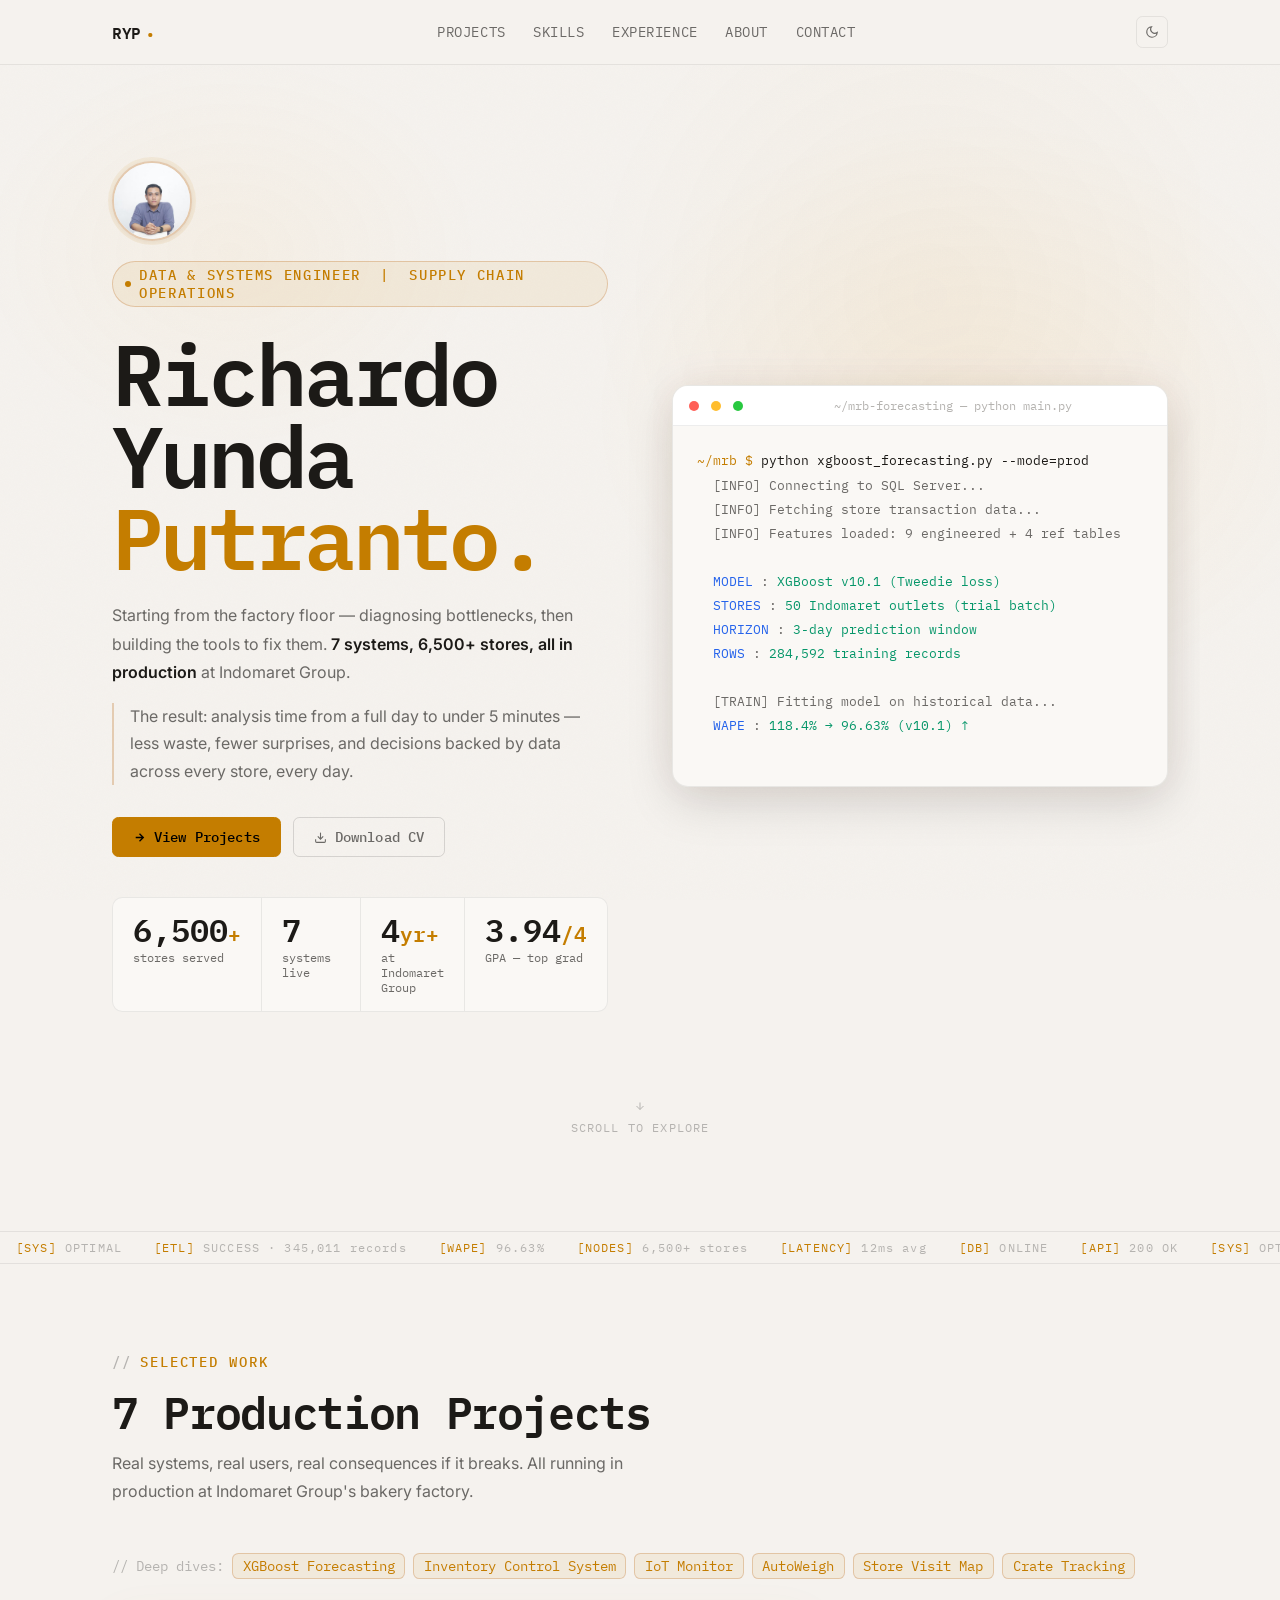
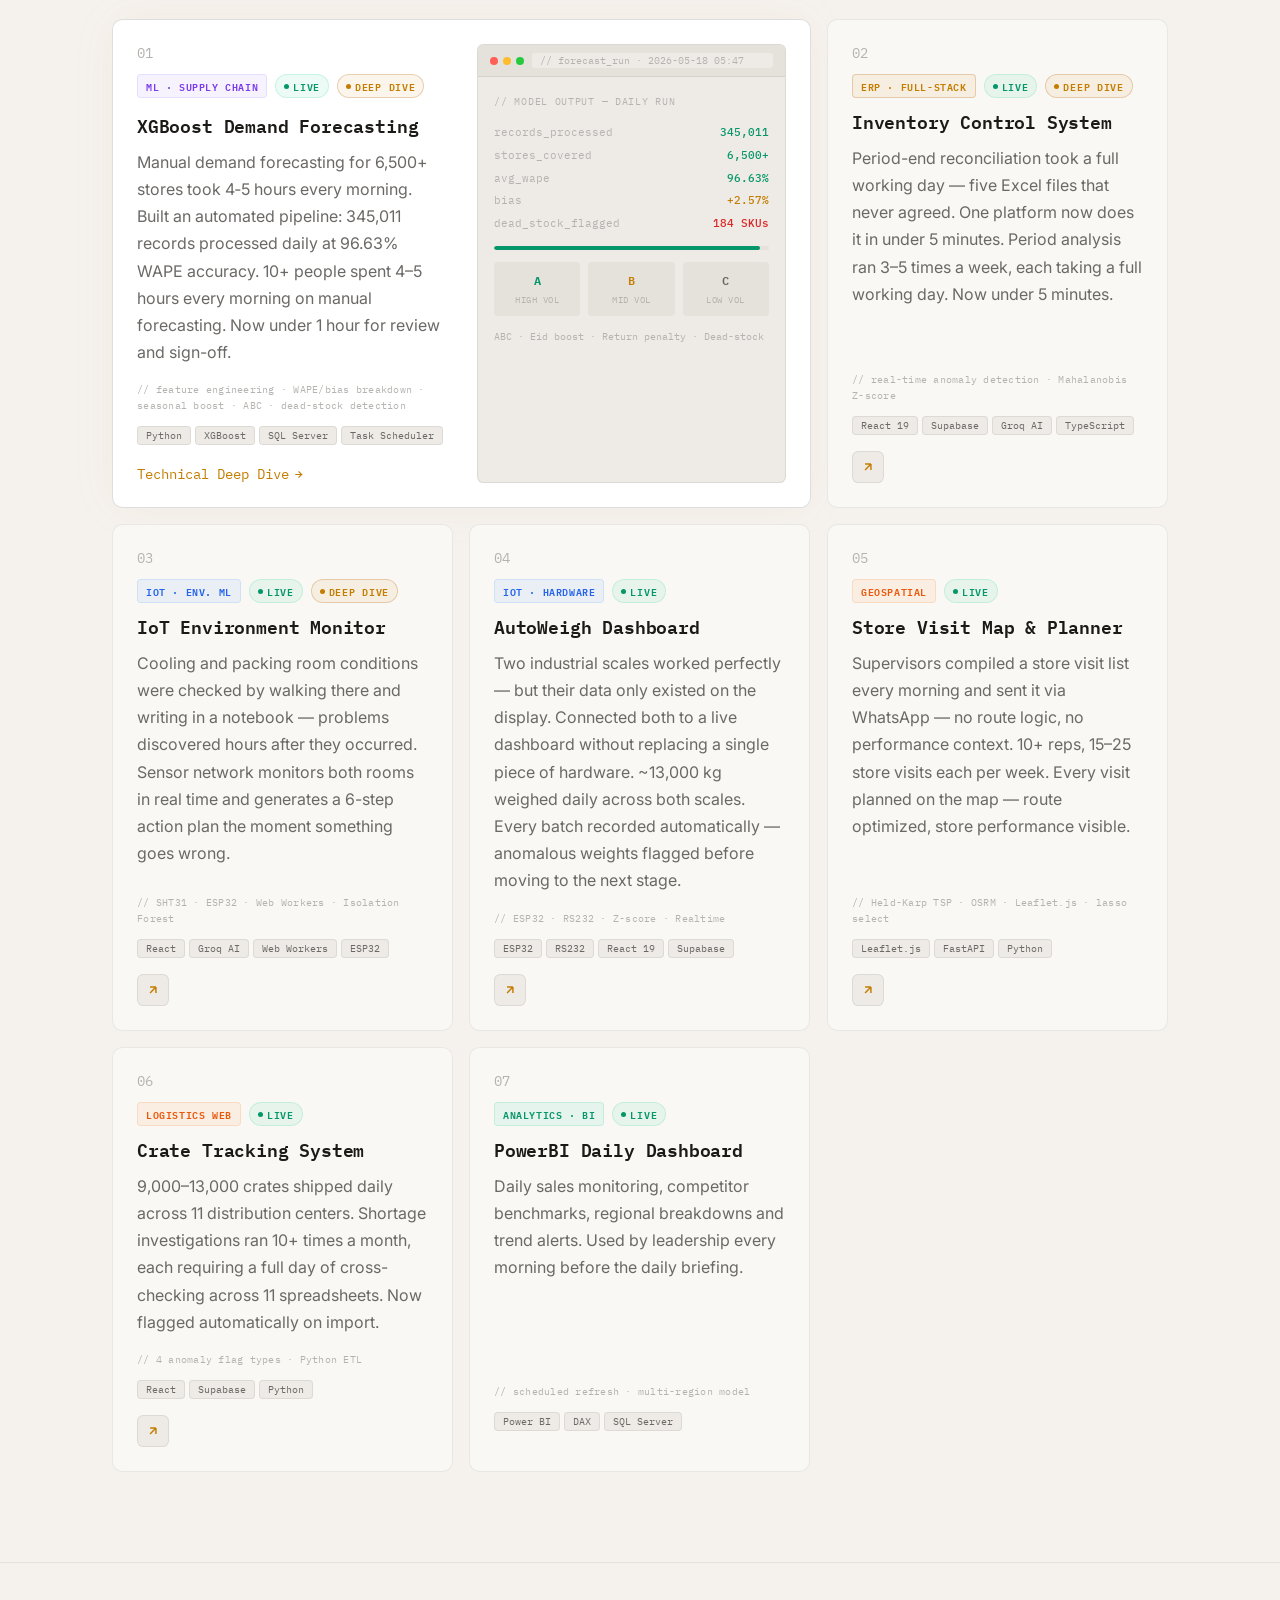
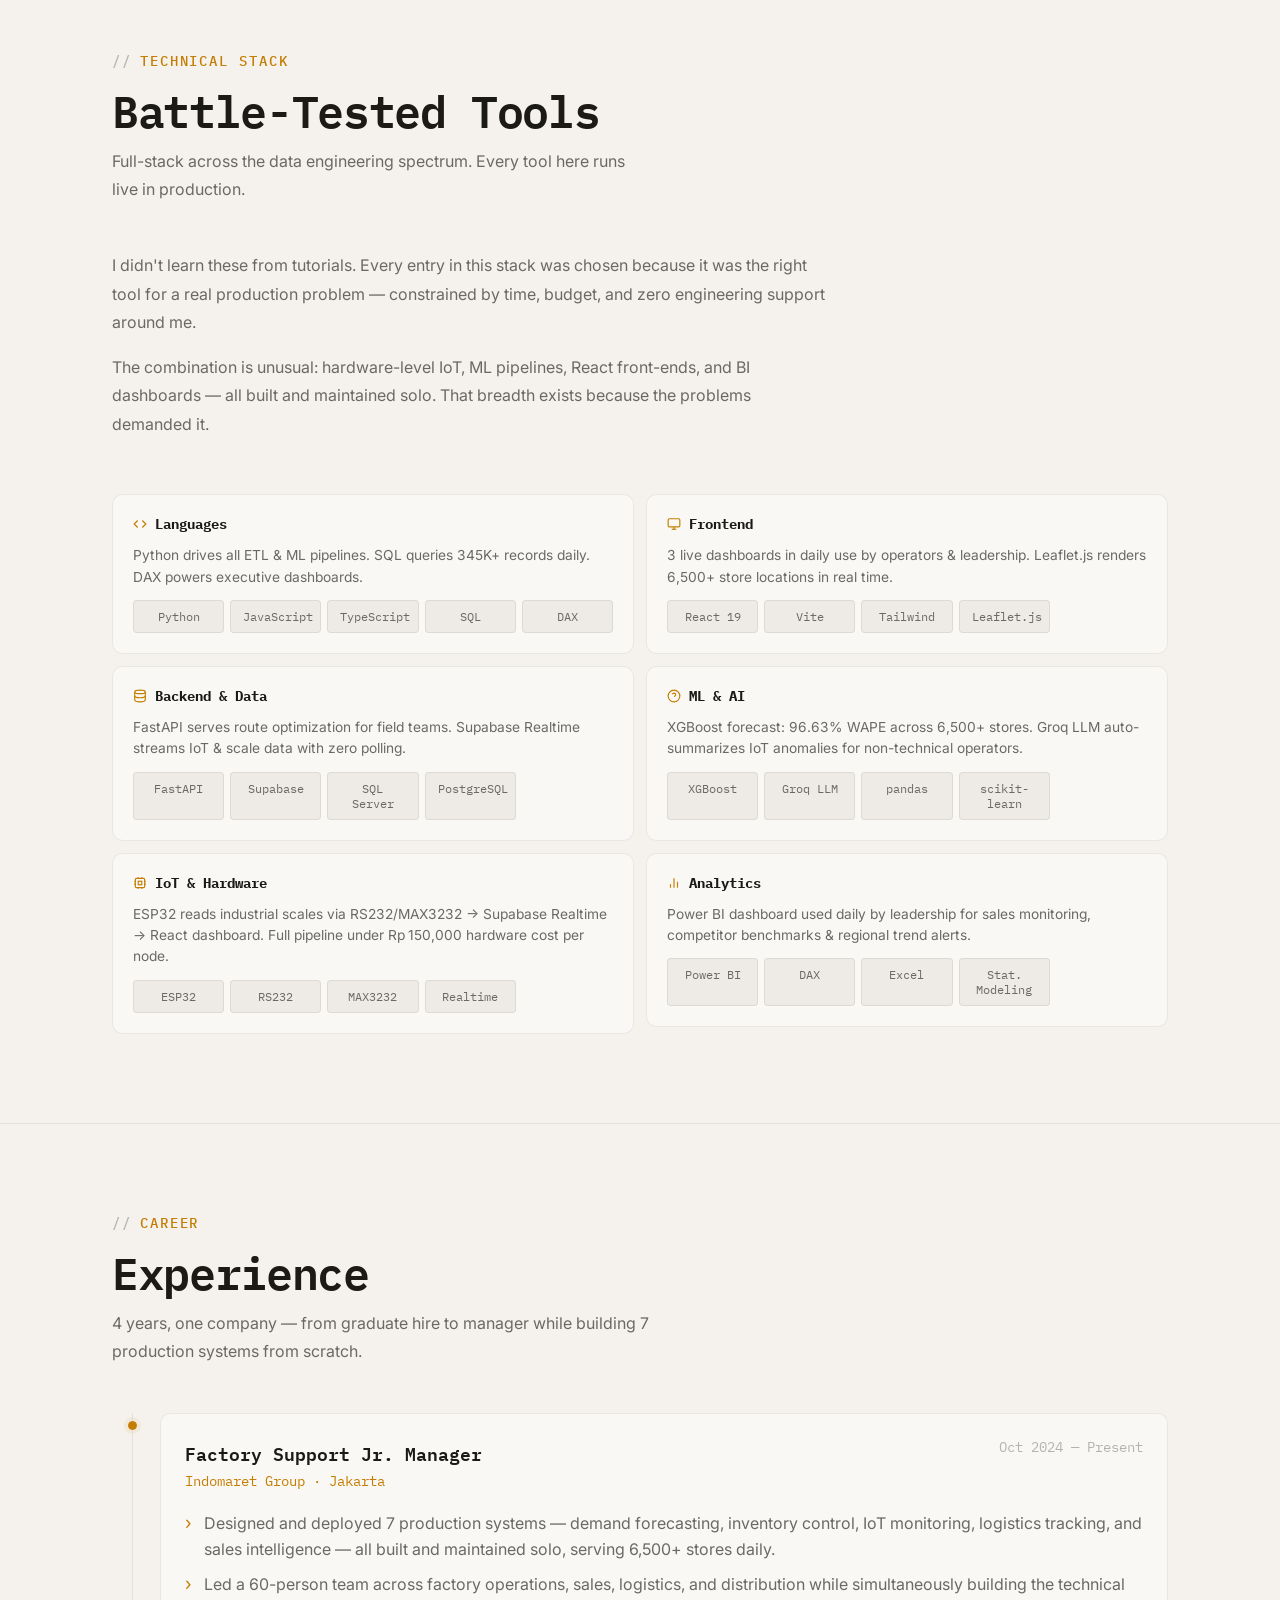
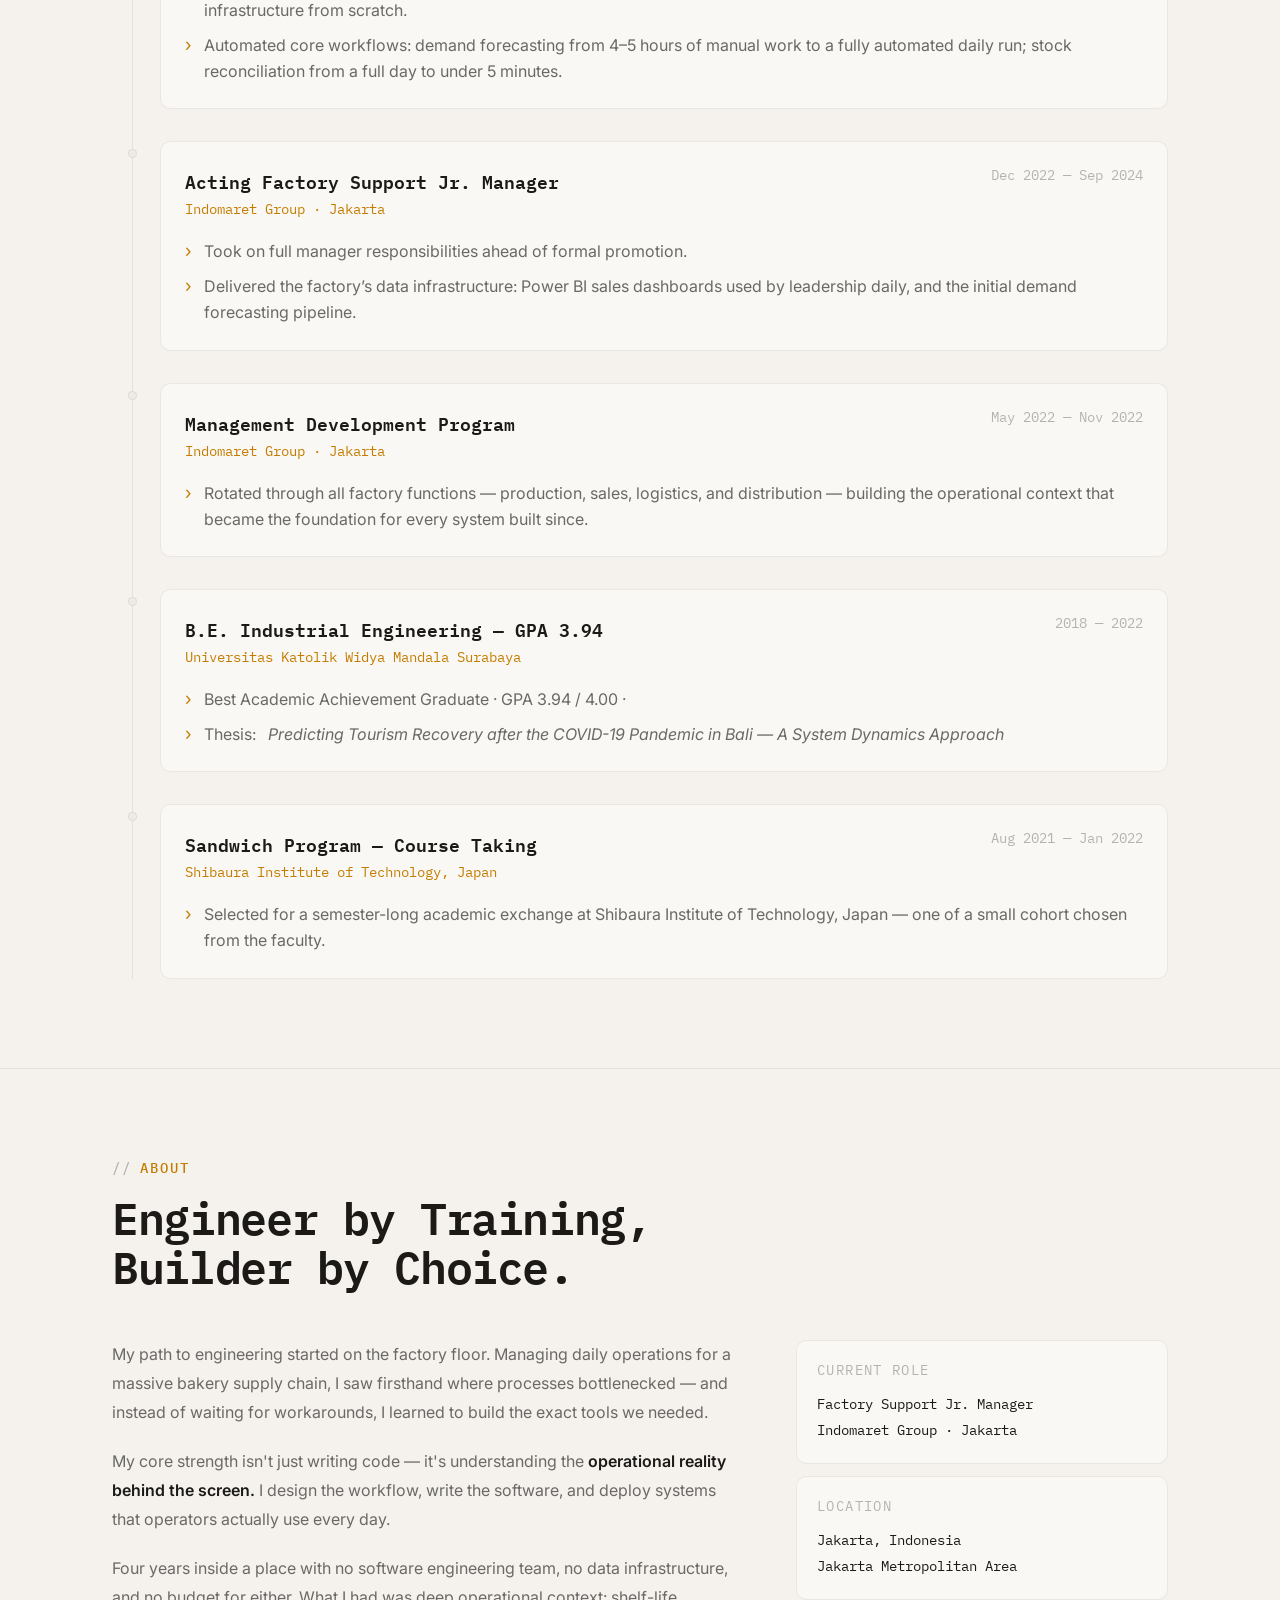
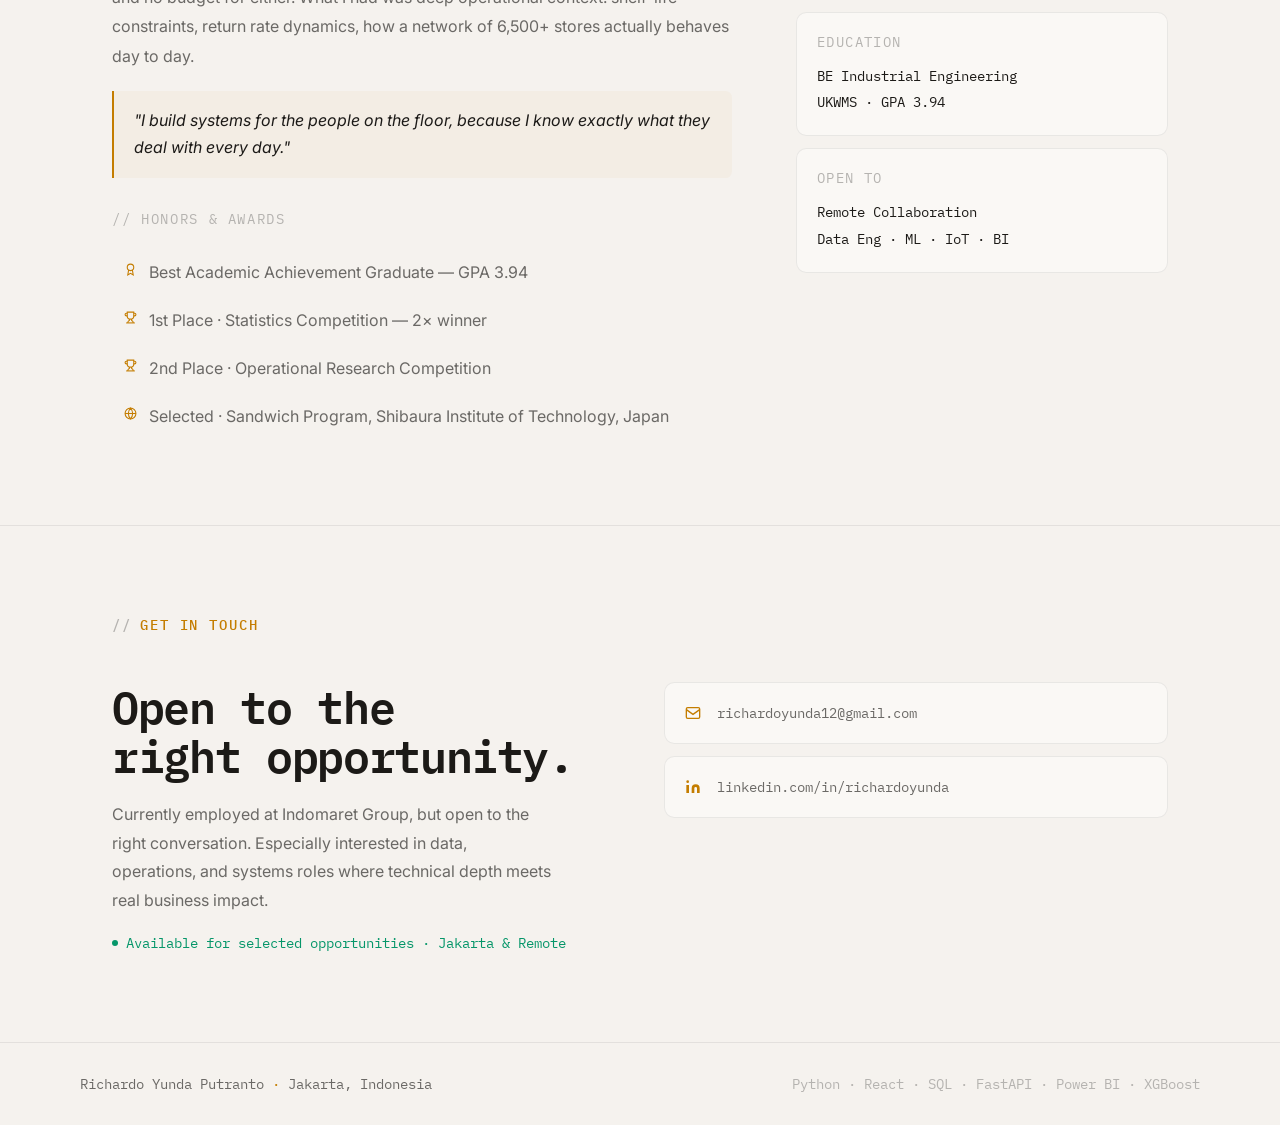
<file: index.html>
<!DOCTYPE html>
<html lang="en" data-theme="dark">
<head>
<script>
  (function() {
    var savedTheme = localStorage.getItem('theme');
    var theme = savedTheme || (window.matchMedia('(prefers-color-scheme: dark)').matches ? 'dark' : 'light');
    document.documentElement.setAttribute('data-theme', theme);
  })();
</script>
<meta charset="UTF-8"/>
<meta name="viewport" content="width=device-width, initial-scale=1.0"/>
<title>Richardo Yunda Putranto — Data & Systems Engineer | Supply Chain Operations</title>
<link rel="icon" type="image/svg+xml" href="data:image/svg+xml,<svg xmlns='http://www.w3.org/2000/svg' viewBox='0 0 100 100'><text y='.9em' font-size='90' font-family='monospace' fill='%23f59e0b'>R</text></svg>"/>
<meta name="description" content="Industrial Engineering graduate with four years inside Indomaret Group's bakery supply chain. Built 7 production systems serving 6,500+ stores — demand forecasting, IoT monitoring, inventory control. Not a software engineer by training — someone who understood the operations well enough to build the solutions. Indomaret Group. 7 production systems for 6,500+ stores."/>
  <meta property="og:type" content="website"/>
  <meta property="og:title" content="Richardo Yunda Putranto — Data &amp; Systems Engineer"/>
  <meta property="og:description" content="7 production systems for 6,500+ stores at Indomaret Group. Full-stack across ML pipelines, IoT hardware, React dashboards, and BI. All live, all in daily use."/>
  <meta property="og:url" content="https://richardoyunda.github.io/portfolio/"/>
  <meta name="twitter:card" content="summary_large_image"/>
  <meta name="twitter:title" content="Richardo Yunda Putranto — Data &amp; Systems Engineer"/>
  <meta name="twitter:description" content="7 production systems for 6,500+ stores. ML · IoT · React · BI · Hardware. All live."/>
  <link rel="canonical" href="https://richardoyunda.github.io/portfolio/"/>
<link rel="preconnect" href="https://fonts.googleapis.com"/>
<link rel="preconnect" href="https://fonts.gstatic.com" crossorigin/>
<link href="https://fonts.googleapis.com/css2?family=IBM+Plex+Mono:wght@400;500;600&family=Inter:wght@400;500;600&display=swap" rel="stylesheet"/>
<style>
/* ── TOKENS ── */
:root {
  --sp1:.25rem;--sp2:.5rem;--sp3:.75rem;--sp4:1rem;--sp5:1.25rem;
  --sp6:1.5rem;--sp8:2rem;--sp10:2.5rem;--sp12:3rem;--sp16:4rem;--sp24:6rem;
  --t2xs:clamp(.65rem,.6rem + .15vw,.75rem);
  --txs:clamp(.75rem,.7rem + .2vw,.875rem);
  --tsm:clamp(.875rem,.82rem + .25vw,1rem);
  --tbase:clamp(1rem,.95rem + .2vw,1.1rem);
  --tlg:clamp(1.125rem,1rem + .6vw,1.4rem);
  --txl:clamp(1.4rem,1.1rem + 1.1vw,2rem);
  --t2xl:clamp(1.8rem,1.2rem + 2vw,3rem);
  --thero:clamp(3rem,1rem + 5.5vw,6.5rem);
  --rsm:.25rem;--rmd:.4rem;--rlg:.65rem;--rxl:1rem;--rfull:9999px;
  --ease:cubic-bezier(.16,1,.3,1);--tr:200ms var(--ease);
  --mono:'IBM Plex Mono','Courier New',monospace;
  --body:'Inter',system-ui,sans-serif;
}
[data-theme="dark"] {
  --bg:#0a0908;--sf:#111110;--sf2:#171614;--sf3:#1e1c1a;--sf4:#252320;
  --bd:rgba(255,255,255,.07);--bdh:rgba(255,255,255,.14);--bda:rgba(245,158,11,.3);
  --tx:#ece9e5;--txm:#8a8784;--txf:#3d3b39;
  --amb:#f59e0b;--adim:rgba(245,158,11,.09);--aglow:rgba(245,158,11,.05);
  --grn:#34d399;--blu:#60a5fa;--pur:#a78bfa;--org:#fb923c;--red:#f87171;
  --shsm:0 1px 4px rgba(0,0,0,.5);--shmd:0 6px 24px rgba(0,0,0,.6);
  --shlg:0 16px 48px rgba(0,0,0,.7);--shglow:0 0 48px rgba(245,158,11,.07);
}
[data-theme="light"] {
  --bg:#f5f2ee;--sf:#faf8f5;--sf2:#fff;--sf3:#eeebe6;--sf4:#e5e2dc;
  --bd:rgba(0,0,0,.07);--bdh:rgba(0,0,0,.13);--bda:rgba(180,90,0,.25);
  --tx:#1c1a17;--txm:#6b6966;--txf:#b5b3b0;
  --amb:#c47d00;--adim:rgba(196,125,0,.08);--aglow:rgba(196,125,0,.04);
  --grn:#059669;--blu:#2563eb;--pur:#7c3aed;--org:#ea580c;--red:#dc2626;
  --shsm:0 1px 4px rgba(0,0,0,.06);--shmd:0 6px 24px rgba(0,0,0,.09);
  --shlg:0 16px 48px rgba(0,0,0,.13);--shglow:0 0 48px rgba(196,125,0,.06);
}

/* ── RESET ── */
*,*::before,*::after{box-sizing:border-box;margin:0;padding:0;}
html{-webkit-font-smoothing:antialiased;scroll-behavior:smooth;scroll-padding-top:68px;}
body{font-family:var(--body);background:var(--bg);color:var(--tx);overflow-x:hidden;transition:background .3s,color .3s;}

h1,h2,h3,h4{font-family:var(--mono);line-height:1.1;}
img,svg{display:block;max-width:100%;}
ul{list-style:none;}
a{color:inherit;text-decoration:none;}
button{background:none;border:none;font:inherit;color:inherit;}

::selection{background:var(--adim);color:var(--tx);}
:focus-visible{outline:2px solid var(--amb);outline-offset:3px;border-radius:var(--rsm);}
@media(prefers-reduced-motion:reduce){*,*::before,*::after{animation-duration:.01ms!important;transition-duration:.01ms!important;}}
.container{max-width:1120px;margin-inline:auto;padding-inline:var(--sp8);}
section{padding-block:clamp(var(--sp16),7vw,var(--sp24));}

/* ── NOISE + GLOW BG ── */
body::before{
  content:'';position:fixed;inset:0;z-index:-2;pointer-events:none;
  background-image:url("data:image/svg+xml,%3Csvg viewBox='0 0 512 512' xmlns='http://www.w3.org/2000/svg'%3E%3Cfilter id='n'%3E%3CfeTurbulence type='fractalNoise' baseFrequency='0.72' numOctaves='4' stitchTiles='stitch'/%3E%3C/filter%3E%3Crect width='100%25' height='100%25' filter='url(%23n)' opacity='0.025'/%3E%3C/svg%3E");
  background-size:180px;
}
body::after{
  content:'';position:fixed;inset:0;z-index:-3;pointer-events:none;
  background:radial-gradient(ellipse 50% 55% at 76% 46%,rgba(245,158,11,.06) 0%,transparent 60%),
             radial-gradient(ellipse 36% 40% at 18% 28%,rgba(245,158,11,.04) 0%,transparent 55%);
}

/* ── GLOBE ── */
.globe-wrap{
  position:fixed;right:-6%;top:50%;transform:translateY(-50%);
  width:min(520px,46vw);height:min(520px,46vw);
  z-index:0;pointer-events:none;opacity:.2;transition:opacity .5s;
}
.globe-wrap canvas{pointer-events:auto;cursor:grab;width:100%!important;height:100%!important;}
.globe-wrap canvas:active{cursor:grabbing;}



/* ── SCROLL PROGRESS ── */
.progbar{position:fixed;top:0;left:0;height:2px;width:0%;background:var(--amb);z-index:9999;box-shadow:0 0 6px rgba(245,158,11,.5);transition:width .06s linear;}

/* ── NAV ── */
nav{position:sticky;top:0;z-index:100;background:rgba(10,9,8,.88);backdrop-filter:blur(20px) saturate(1.4);-webkit-backdrop-filter:blur(20px) saturate(1.4);border-bottom:1px solid var(--bd);}
[data-theme="light"] nav{background:rgba(245,242,238,.88);}
.pw-inner{display:flex;flex-direction:row;align-items:center;gap:var(--sp8);}
.pw-left{flex:1;}
.pw-right{flex-shrink:0;text-align:right;}
.pw-chips{flex-direction:column;align-items:flex-end;margin-bottom:var(--sp3);}
.pw-note{text-align:right;}
@media(max-width:640px){
  .pw-inner{flex-direction:column;align-items:flex-start;gap:var(--sp4);}
  .pw-right{text-align:left;width:100%;}
  .pw-chips{align-items:flex-start;}
  .pw-note{text-align:left;}
}
[data-theme="light"] .mob-nav{background:rgba(245,242,238,.97);}
.nav-in{max-width:1120px;margin-inline:auto;padding:var(--sp4) var(--sp8);display:flex;align-items:center;justify-content:space-between;gap:var(--sp4);}
.nav-logo{font-family:var(--mono);font-size:var(--tsm);font-weight:600;color:var(--tx);letter-spacing:-.02em;display:flex;align-items:center;gap:3px;transition:color var(--tr);}
.nav-logo .dot{color:var(--amb);font-size:1.3em;line-height:0;}
.nav-logo:hover{color:var(--amb);}
.nav-links{display:flex;gap:.125rem;}
.nav-links a{font-family:var(--mono);font-size:var(--txs);color:var(--txm);letter-spacing:.04em;text-transform:uppercase;padding:.4rem .8rem;border-radius:var(--rmd);transition:color var(--tr),background var(--tr);}
.nav-links a:hover{color:var(--tx);background:var(--sf2);}
.nav-links a.nav-active{color:var(--amb);}
.nav-right{display:flex;align-items:center;gap:var(--sp3);}
.tbtn{width:32px;height:32px;display:flex;align-items:center;justify-content:center;border:1px solid var(--bd);border-radius:var(--rmd);color:var(--txm);transition:all var(--tr);}
.tbtn:hover{color:var(--tx);border-color:var(--bdh);}

.hbg{display:none;flex-direction:column;gap:5px;padding:var(--sp2);}
.hbg span{width:20px;height:1.5px;background:var(--txm);transition:all var(--tr);}
.hbg.open span:nth-child(1){transform:translateY(6.5px) rotate(45deg);}
.hbg.open span:nth-child(2){opacity:0;transform:scaleX(0);}
.hbg.open span:nth-child(3){transform:translateY(-6.5px) rotate(-45deg);}
.mob-nav{position:fixed;top:0;right:0;bottom:0;width:min(290px,80vw);background:rgba(10,9,8,.97);backdrop-filter:blur(24px);-webkit-backdrop-filter:blur(24px);border-left:1px solid var(--bd);z-index:99;padding:5rem var(--sp6) var(--sp8);display:flex;flex-direction:column;gap:.25rem;transform:translateX(110%);transition:transform .4s var(--ease);}
.mob-nav.open{transform:translateX(0);}
.mob-nav a{font-family:var(--mono);font-size:var(--tlg);font-weight:600;color:var(--txm);padding:.7rem 0;border-bottom:1px solid var(--bd);transition:color var(--tr),padding-left var(--tr);}
.mob-nav a:hover{color:var(--amb);padding-left:.5rem;}

/* ── BUTTONS ── */
.btn{display:inline-flex;align-items:center;gap:var(--sp2);padding:10px var(--sp5);font-family:var(--mono);font-size:var(--txs);font-weight:500;border-radius:var(--rmd);border:1px solid transparent;letter-spacing:.01em;white-space:nowrap;transition:all var(--tr);}

.btn svg{width:13px;height:13px;flex-shrink:0;}
.btn-primary{background:var(--amb);color:#000;border-color:var(--amb);}
.btn-primary:hover{filter:brightness(1.1);box-shadow:0 4px 18px rgba(245,158,11,.3);transform:translateY(-1px);}
.btn-ghost{border-color:var(--bdh);color:var(--txm);}
.btn-ghost:hover{border-color:var(--amb);color:var(--amb);background:var(--adim);}

/* ── HERO ── */
.hero{min-height:96vh;display:grid;grid-template-columns:1fr 1fr;gap:var(--sp16);align-items:center;padding-block:var(--sp24);position:relative;overflow:hidden;}
.hero-glow{position:absolute;width:700px;height:700px;background:radial-gradient(circle,var(--aglow) 0%,transparent 70%);top:-120px;right:-80px;z-index:0;pointer-events:none;}
.hero-left,.hero-right{position:relative;z-index:1;}
.eyebrow{display:inline-flex;align-items:center;gap:var(--sp2);font-family:var(--mono);font-size:var(--txs);color:var(--amb);letter-spacing:.12em;text-transform:uppercase;font-weight:500;background:var(--adim);border:1px solid var(--bda);padding:var(--sp1) var(--sp3);border-radius:var(--rfull);margin-bottom:var(--sp6);}
.eyebrow .pulse{width:6px;height:6px;border-radius:50%;background:var(--amb);animation:pls 2s ease-in-out infinite;flex-shrink:0;}
@keyframes pls{0%,100%{opacity:1;transform:scale(1);}50%{opacity:.5;transform:scale(.8);}}
.hero-name{font-size:var(--thero);font-weight:600;letter-spacing:-.045em;line-height:.95;color:var(--tx);margin-bottom:var(--sp6);}
.hero-name .a{color:var(--amb);}
.hero-tag{font-size:var(--tsm);color:var(--txm);max-width:50ch;line-height:1.78;margin-bottom:var(--sp8);}
.hero-tag strong{color:var(--tx);font-weight:600;}
.hero-actions{display:flex;gap:var(--sp3);flex-wrap:wrap;margin-bottom:var(--sp10);}
.hero-stats{display:grid;grid-template-columns:repeat(4,1fr);border:1px solid var(--bd);border-radius:var(--rlg);overflow:hidden;background:var(--sf);}
.stat-cell{padding:var(--sp4) var(--sp5);border-right:1px solid var(--bd);transition:background var(--tr);}
.stat-cell:last-child{border-right:none;}
.stat-cell:hover{background:var(--sf2);}
.stat-num{font-family:var(--mono);font-size:var(--txl);font-weight:600;color:var(--tx);line-height:1;margin-bottom:var(--sp1);}
.stat-num .suf{color:var(--amb);font-size:.65em;}
.stat-lbl{font-family:var(--mono);font-size:var(--t2xs);color:var(--txm);}
.scroll-p{grid-column:1/-1;display:flex;flex-direction:column;align-items:center;gap:var(--sp2);margin-top:var(--sp6);font-family:var(--mono);font-size:var(--t2xs);color:var(--txf);letter-spacing:.1em;text-transform:uppercase;animation:bob 3s ease-in-out infinite;}
@keyframes bob{0%,100%{transform:translateY(0);opacity:.5;}50%{transform:translateY(8px);opacity:1;}}

/* ── TERMINAL ── */
.terminal{background:var(--sf);border:1px solid var(--bd);border-radius:var(--rxl);overflow:hidden;box-shadow:var(--shlg),var(--shglow);}
.t-bar{background:var(--sf2);padding:var(--sp3) var(--sp4);display:flex;align-items:center;gap:var(--sp3);border-bottom:1px solid var(--bd);}
.tdot{width:10px;height:10px;border-radius:50%;}
.tdot.r{background:#ff5f57;}.tdot.y{background:#ffbd2e;}.tdot.g{background:#28c840;}
.t-title{flex:1;text-align:center;font-family:var(--mono);font-size:var(--t2xs);color:var(--txf);}
.t-body{padding:var(--sp6);min-height:360px;max-height:420px;font-family:var(--mono);font-size:13px;line-height:1.7;overflow-y:auto;cursor:text;}
.t-body::-webkit-scrollbar{width:3px;}
.t-body::-webkit-scrollbar-thumb{background:rgba(255,255,255,.07);border-radius:2px;}
/* ── CUSTOM SCROLLBAR ── */
::-webkit-scrollbar{width:6px;height:6px;}
::-webkit-scrollbar-track{background:transparent;}
::-webkit-scrollbar-thumb{background:rgba(245,158,11,.25);border-radius:3px;}
::-webkit-scrollbar-thumb:hover{background:rgba(245,158,11,.5);}
[data-theme="light"] ::-webkit-scrollbar-thumb{background:rgba(196,125,0,.2);}
[data-theme="light"] ::-webkit-scrollbar-thumb:hover{background:rgba(196,125,0,.4);}
* { scrollbar-width: thin; scrollbar-color: rgba(245,158,11,.25) transparent; }

/* ── HERO IMPACT LINE ── */
.hero-impact{
  font-size:var(--tsm);color:var(--txm);max-width:50ch;line-height:1.72;
  margin-bottom:var(--sp8);margin-top:calc(-1 * var(--sp4));
  padding-left:var(--sp4);border-left:2px solid var(--bda);
}
/* ── SKILL CONTEXT ── */
.sk-ctx{font-size:var(--txs);color:var(--txm);line-height:1.55;margin-bottom:var(--sp3);}
/* ── EXP TECH INLINE ── */
.exp-tech{
  font-family:var(--mono);font-size:11px;color:var(--amb);
  opacity:.75;font-style:normal;
}
/* ── HERO AVATAR ── */
.hero-avatar{
  width:80px;height:80px;border-radius:50%;
  overflow:hidden;margin-bottom:var(--sp5);
  border:2px solid var(--bda);
  box-shadow:0 0 0 4px var(--adim),var(--shsm);
  flex-shrink:0;
}
.hero-avatar img{width:100%;height:100%;object-fit:cover;display:block;}

.tl{display:flex;gap:var(--sp2);margin-bottom:2px;}
.tpr{color:var(--amb);user-select:none;}
.tcm{color:var(--tx);}
.tout{color:var(--txm);padding-left:var(--sp4);}
.tkey{color:var(--blu);}
.tval{color:var(--grn);}
.tcom{color:var(--txf);}
.terr{color:var(--red);}
.tsuc{color:var(--grn);}
.tcur{display:inline-block;width:8px;height:14px;background:var(--amb);vertical-align:middle;margin-left:2px;animation:blnk 1.1s step-end infinite;}
@keyframes blnk{0%,100%{opacity:1}50%{opacity:0}}
.t-inp-row{display:flex;align-items:center;gap:var(--sp2);margin-top:var(--sp1);}
#tinput{background:none;border:none;outline:none;color:var(--tx);font-family:var(--mono);font-size:13px;width:100%;caret-color:var(--amb);}

/* ── TICKER ── */
.ticker{overflow:hidden;border-top:1px solid var(--bd);border-bottom:1px solid var(--bd);padding:.5rem 0;}
.tk-track{display:flex;width:max-content;animation:tkslide 32s linear infinite;}
.tk-track:hover{animation-play-state:paused;}
.tk-grp{display:flex;gap:var(--sp8);padding:0 var(--sp4);flex-shrink:0;}
.tk-item{font-family:var(--mono);font-size:var(--t2xs);color:var(--txf);letter-spacing:.1em;white-space:nowrap;}
.tk-item .hi{color:var(--amb);}
@keyframes tkslide{from{transform:translateX(0)}to{transform:translateX(-50%)}}


/* ── SECTION HEADER ── */
.sec-head{margin-bottom:var(--sp12);}
.sec-lbl{font-family:var(--mono);font-size:var(--txs);color:var(--amb);letter-spacing:.14em;text-transform:uppercase;font-weight:500;display:flex;align-items:center;gap:var(--sp2);margin-bottom:var(--sp4);}
.sec-lbl::before{content:'//';color:var(--txf);}
.sec-title{font-size:var(--t2xl);font-weight:600;letter-spacing:-.03em;color:var(--tx);margin-bottom:var(--sp3);}
.sec-sub{font-size:var(--tsm);color:var(--txm);max-width:54ch;line-height:1.75;}

/* ── BENTO GRID ── */
.bento{display:grid;gap:var(--sp4);grid-template-columns:repeat(3,1fr);}
.card{background:var(--sf);border:1px solid var(--bd);border-radius:var(--rlg);padding:var(--sp6);position:relative;overflow:hidden;display:flex;flex-direction:column;transition:border-color .3s var(--ease),box-shadow .3s var(--ease),transform .25s var(--ease);contain:layout style;}
.card::before{content:'';position:absolute;left:0;top:14px;bottom:14px;width:2px;background:var(--amb);border-radius:2px;transform:scaleY(0);transform-origin:bottom;transition:transform .35s var(--ease);}
.card:hover{border-color:var(--bdh);box-shadow:var(--shmd);transform:translateY(-2px);}
.card:hover::before{transform:scaleY(1);}
.glare-c{position:absolute;inset:0;border-radius:inherit;overflow:hidden;pointer-events:none;z-index:0;}
.glare{position:absolute;width:200%;height:200%;top:-50%;left:-50%;background:radial-gradient(circle,rgba(245,158,11,.04) 0%,transparent 60%);opacity:0;transition:opacity .3s;}
.card:hover .glare{opacity:1;}
.ci{position:relative;z-index:1;display:flex;flex-direction:column;height:100%;}
.card.feat{grid-column:span 2;background:var(--sf2);border-color:var(--bdh);box-shadow:var(--shglow);}
.card.feat:hover{transform:translateY(-3px);box-shadow:var(--shmd),var(--shglow);}
.feat-in{display:grid;grid-template-columns:1fr 1fr;gap:var(--sp8);height:100%;}
.feat-prev{background:var(--sf3);border:1px solid var(--bd);border-radius:var(--rmd);overflow:hidden;display:flex;flex-direction:column;}
.card-lg{min-height:300px;}.card-md{min-height:250px;}.card-sm{min-height:210px;}
.card-wide{grid-column:span 2;min-height:180px;}
.pf-bar{background:var(--sf4);padding:.5rem var(--sp3);display:flex;align-items:center;gap:var(--sp2);border-bottom:1px solid var(--bd);flex-shrink:0;}
.pf-dots{display:flex;gap:5px;}
.pf-dot{width:8px;height:8px;border-radius:50%;}
.pf-url{flex:1;background:var(--sf3);border-radius:3px;padding:1px var(--sp2);font-size:10px;font-family:var(--mono);color:var(--txf);white-space:nowrap;overflow:hidden;text-overflow:ellipsis;}
.pf-body{padding:var(--sp4);flex:1;font-family:var(--mono);font-size:11px;line-height:1.8;}
.pf-row{display:flex;justify-content:space-between;margin-bottom:3px;}
.pf-k{color:var(--txf);}.pf-v{color:var(--grn);font-weight:500;}
.pf-v.w{color:var(--amb);}.pf-v.e{color:var(--red);}
.pf-bar2{height:4px;background:var(--sf4);border-radius:var(--rfull);overflow:hidden;margin:var(--sp3) 0;}
.pf-prog{height:100%;border-radius:var(--rfull);}
.pf-mg{display:grid;grid-template-columns:repeat(3,1fr);gap:var(--sp2);margin-top:var(--sp3);}
.pf-mini{background:var(--sf4);border-radius:var(--rsm);padding:var(--sp2);text-align:center;}
.pf-mv{font-size:12px;font-weight:600;font-family:var(--mono);}
.pf-ml{font-size:9px;color:var(--txf);text-transform:uppercase;letter-spacing:.06em;}
.cn{font-family:var(--mono);font-size:var(--txs);color:var(--txf);margin-bottom:var(--sp3);}
.ct{font-family:var(--mono);font-size:var(--tbase);font-weight:600;color:var(--tx);margin-bottom:var(--sp3);letter-spacing:-.01em;line-height:1.3;}
.cs{font-size:var(--tsm);color:var(--txm);line-height:1.7;flex:1;margin-bottom:var(--sp4);}
.ch{font-family:var(--mono);font-size:10px;color:var(--txf);letter-spacing:.025em;margin-bottom:var(--sp3);line-height:1.6;}
.badge{display:inline-flex;align-items:center;gap:var(--sp1);font-family:var(--mono);font-size:10px;font-weight:600;letter-spacing:.06em;text-transform:uppercase;padding:2px var(--sp2);border-radius:var(--rsm);}
.bml{background:rgba(167,139,250,.1);color:var(--pur);border:1px solid rgba(167,139,250,.2);}
.berp{background:var(--adim);color:var(--amb);border:1px solid var(--bda);}
.biot{background:rgba(96,165,250,.1);color:var(--blu);border:1px solid rgba(96,165,250,.2);}
.bweb{background:rgba(251,146,60,.1);color:var(--org);border:1px solid rgba(251,146,60,.2);}
.bbi{background:rgba(52,211,153,.1);color:var(--grn);border:1px solid rgba(52,211,153,.2);}
.slive,.sdeep{display:inline-flex;align-items:center;gap:4px;font-family:var(--mono);font-size:10px;font-weight:600;letter-spacing:.07em;text-transform:uppercase;padding:2px 8px;border-radius:var(--rfull);border:1px solid;}
.slive{background:rgba(52,211,153,.09);color:var(--grn);border-color:rgba(52,211,153,.2);}
.sdeep{background:var(--adim);color:var(--amb);border-color:var(--bda);}
.slive .dot,.sdeep .dot{width:5px;height:5px;border-radius:50%;background:currentColor;animation:pls 2s infinite;}
.chips{display:flex;flex-wrap:wrap;gap:var(--sp1);}
.chips span{font-family:var(--mono);font-size:10px;padding:2px 8px;border-radius:var(--rsm);background:var(--sf3);color:var(--txm);border:1px solid var(--bd);}
.clink-btn{display:inline-flex;align-items:center;justify-content:center;width:32px;height:32px;background:var(--sf3);border:1px solid var(--bd);border-radius:var(--rmd);color:var(--amb);transition:all var(--tr);margin-top:auto;align-self:flex-start;}
.clink-btn:hover{background:var(--adim);border-color:var(--bda);transform:translate(2px,-2px);}
.proj-link{display:inline-flex;align-items:center;gap:4px;font-family:var(--mono);font-size:var(--txs);color:var(--amb);transition:gap var(--tr);}
.proj-link:hover{gap:var(--sp2);}
.proj-link svg{width:11px;height:11px;}
.case-nav{display:flex;align-items:center;gap:var(--sp2);flex-wrap:wrap;margin-bottom:var(--sp10);}
.cnlbl{font-family:var(--mono);font-size:var(--txs);color:var(--txf);}
.cnl{font-family:var(--mono);font-size:var(--txs);color:var(--amb);background:var(--adim);border:1px solid var(--bda);padding:.2rem .6rem;border-radius:var(--rmd);display:inline-block;transition:background var(--tr),border-color var(--tr),transform var(--tr);}
.cnl:hover{background:rgba(245,158,11,.15);border-color:var(--amb);transform:translateY(-1px);}

/* ── SKILLS ── */
.sk-layout{display:flex;flex-direction:column;gap:var(--sp8);}
.sk-intro{max-width:72ch;margin-bottom:var(--sp2);}.sk-intro p{font-size:var(--tsm);color:var(--txm);line-height:1.78;margin-bottom:var(--sp4);}
.sk-grid{display:grid;grid-template-columns:1fr 1fr;gap:var(--sp3);align-items:start;}
.sk-card{background:var(--sf);border:1px solid var(--bd);border-radius:var(--rlg);padding:var(--sp5);transition:border-color var(--tr);display:flex;flex-direction:column;gap:0;}
.sk-card:hover{border-color:var(--bdh);}
.sk-hd{display:flex;align-items:center;gap:var(--sp2);margin-bottom:var(--sp3);}
.sk-icon{color:var(--amb);}
.sk-icon svg{width:14px;height:14px;}
.sk-name{font-family:var(--mono);font-size:var(--txs);font-weight:700;color:var(--tx);}
.sk-tags{display:grid;grid-template-columns:repeat(auto-fill,minmax(90px,1fr));gap:6px;}
.sk-tag{font-family:var(--mono);font-size:var(--t2xs);background:var(--sf3);border:1px solid var(--bd);border-radius:var(--rsm);padding:var(--sp2) var(--sp3);color:var(--txm);text-align:center;}

/* ── EXPERIENCE ── */
.exp-tl{position:relative;padding-left:var(--sp12);}
.exp-tl::before{content:'';position:absolute;left:var(--sp5);top:0;bottom:0;width:1px;background:var(--bd);}
.exp-item{position:relative;margin-bottom:var(--sp8);}
.exp-item:last-child{margin-bottom:0;}
.exp-item::before{content:'';position:absolute;left:calc(-1 * var(--sp12) + var(--sp5) - 4px);top:var(--sp2);width:9px;height:9px;border-radius:50%;background:var(--sf3);border:1.5px solid var(--bd);transition:all var(--tr);}
.exp-item:first-child::before{background:var(--amb);border-color:var(--amb);box-shadow:0 0 0 4px var(--adim);}
.exp-card{background:var(--sf);border:1px solid var(--bd);border-radius:var(--rlg);padding:var(--sp6);transition:border-color var(--tr);}
.exp-card:hover{border-color:var(--bdh);}
.exp-hd{display:flex;justify-content:space-between;align-items:flex-start;flex-wrap:wrap;gap:var(--sp2);margin-bottom:var(--sp5);}
.exp-role{font-family:var(--mono);font-size:var(--tbase);font-weight:600;color:var(--tx);margin-bottom:4px;}
.exp-co{font-family:var(--mono);font-size:var(--txs);color:var(--amb);}
.exp-period{font-family:var(--mono);font-size:var(--txs);color:var(--txf);white-space:nowrap;}
.exp-buls{display:flex;flex-direction:column;gap:var(--sp2);}
.exp-bul{display:flex;gap:var(--sp3);font-size:var(--tsm);color:var(--txm);line-height:1.65;}
.exp-bul::before{content:'›';color:var(--amb);font-size:1.1em;line-height:1.5;flex-shrink:0;}

/* ── ABOUT ── */
.about-grid{display:grid;grid-template-columns:5fr 3fr;gap:var(--sp16);align-items:start;}
.about-body p{font-size:var(--tsm);color:var(--txm);line-height:1.82;margin-bottom:var(--sp5);}
.about-body p strong{color:var(--tx);font-weight:600;}
.about-q{border-left:2px solid var(--amb);padding:var(--sp4) var(--sp5);margin:var(--sp5) 0;background:var(--aglow);border-radius:0 var(--rmd) var(--rmd) 0;font-style:italic;color:var(--tx);font-size:var(--tsm);line-height:1.72;}
.awards{display:flex;flex-direction:column;gap:var(--sp2);margin-top:var(--sp8);}
.aw-lbl{font-family:var(--mono);font-size:var(--txs);color:var(--txf);letter-spacing:.12em;text-transform:uppercase;margin-bottom:var(--sp4);}
.aw-item{display:flex;align-items:flex-start;gap:var(--sp3);font-size:var(--tsm);color:var(--txm);padding:var(--sp2) var(--sp3);border-radius:var(--rmd);line-height:1.5;transition:background var(--tr);}
.aw-item:hover{background:var(--sf);}
.aw-item svg{width:13px;height:13px;flex-shrink:0;color:var(--amb);margin-top:3px;}
.about-info{display:flex;flex-direction:column;gap:var(--sp3);}
.ic{background:var(--sf);border:1px solid var(--bd);border-radius:var(--rlg);padding:var(--sp5);transition:border-color var(--tr);}
.ic:hover{border-color:var(--bdh);}
.ic-lbl{font-family:var(--mono);font-size:var(--txs);color:var(--txf);letter-spacing:.1em;text-transform:uppercase;margin-bottom:var(--sp3);}
.ic-val{font-family:var(--mono);font-size:var(--txs);color:var(--tx);line-height:1.9;}

/* ── CONTACT ── */
.cg{display:grid;grid-template-columns:1fr 1fr;gap:var(--sp12);align-items:start;}
.c-head{font-size:var(--t2xl);font-weight:600;letter-spacing:-.03em;color:var(--tx);margin-bottom:var(--sp5);}
.c-msg{font-size:var(--tsm);color:var(--txm);max-width:44ch;line-height:1.78;}
.c-av{display:inline-flex;align-items:center;gap:var(--sp2);font-family:var(--mono);font-size:var(--txs);color:var(--grn);margin-top:var(--sp5);}
.c-av .dot{width:6px;height:6px;border-radius:50%;background:var(--grn);animation:pls 2s infinite;flex-shrink:0;}
.c-links{display:flex;flex-direction:column;gap:var(--sp3);}
.c-link{display:flex;align-items:center;gap:var(--sp4);background:var(--sf);border:1px solid var(--bd);border-radius:var(--rlg);padding:var(--sp5);transition:all var(--tr);}
.c-link:hover{border-color:var(--amb);background:var(--sf2);}
.c-link-icon{color:var(--amb);}
.c-link-icon svg{width:16px;height:16px;}
.c-link-txt{font-family:var(--mono);font-size:var(--txs);color:var(--txm);}
.c-link:hover .c-link-txt{color:var(--tx);}
.c-link::after{content:'→';font-family:var(--mono);color:var(--amb);opacity:0;transform:translateX(-8px);transition:opacity .2s,transform .2s;}
.c-link:hover::after{opacity:1;transform:translateX(0);}


/* ── FOOTER + BTT ── */
footer{border-top:1px solid var(--bd);padding:var(--sp8);}
.ft-in{max-width:1120px;margin-inline:auto;display:flex;justify-content:space-between;align-items:center;flex-wrap:wrap;gap:var(--sp4);}
.ft-l{font-family:var(--mono);font-size:var(--txs);color:var(--txm);}
.ft-l span{color:var(--amb);}
.ft-r{font-family:var(--mono);font-size:var(--txs);color:var(--txf);}
.btt{position:fixed;bottom:var(--sp6);right:var(--sp6);width:38px;height:38px;display:flex;align-items:center;justify-content:center;background:var(--sf2);border:1px solid var(--bd);border-radius:var(--rmd);color:var(--txm);z-index:90;opacity:0;transform:translateY(10px);transition:opacity .3s,transform .3s,border-color var(--tr),color var(--tr);}
.btt.vis{opacity:1;transform:translateY(0);}
.btt:hover{border-color:var(--amb);color:var(--amb);}
.btt svg{width:14px;height:14px;}

/* ── REVEAL ── */
.reveal{opacity:0;transform:translateY(20px);transition:opacity .7s var(--ease),transform .7s var(--ease);}
.reveal.in{opacity:1;transform:translateY(0);}
.d1{transition-delay:.1s;}.d2{transition-delay:.22s;}.d3{transition-delay:.36s;}.d4{transition-delay:.52s;}.d5{transition-delay:.68s;}

/* ── RESPONSIVE ── */
@media(max-width:1024px){
  .sk-layout,.about-grid{grid-template-columns:1fr;}
  .about-info{flex-direction:row;flex-wrap:wrap;}
  .ic{flex:1;min-width:190px;}
  .cg{grid-template-columns:1fr;}
}
@media(max-width:900px){
  .hero{grid-template-columns:1fr;min-height:auto;padding-block:5rem 3rem;}
  .hero-right,.hero-glow,.scroll-p{display:none;}
  .globe-wrap{opacity:.1;width:100vw;right:-30%;}
  .bento{grid-template-columns:repeat(2,1fr);}
  .card.feat,.card-wide{grid-column:span 2;}
  .feat-in{grid-template-columns:1fr;}
  .feat-prev{display:none;}
  .sk-grid{display:grid;grid-template-columns:1fr 1fr;gap:var(--sp3);align-items:start;}

}
@media(max-width:640px){
  .container,.nav-in{padding-inline:var(--sp5);}
  .nav-links{display:none;}
  .hbg{display:flex;}
  .bento{grid-template-columns:1fr;}
  .card.feat,.card-wide{grid-column:span 1;}
  .sk-grid{display:grid;grid-template-columns:1fr 1fr;gap:var(--sp3);align-items:start;}
  .hero-stats{grid-template-columns:repeat(2,1fr);}
  .hero-stats .stat-cell:nth-child(2){border-right:none;}
  .hero-stats .stat-cell:nth-child(3),.hero-stats .stat-cell:nth-child(4){border-top:1px solid var(--bd);}
  .ft-in{flex-direction:column;gap:var(--sp3);}
  section{padding-block:clamp(3rem,5vw,4rem);}
}

@media(max-width:600px){.sk-card{background:var(--sf);border:1px solid var(--bd);border-radius:var(--rlg);padding:var(--sp5);transition:border-color var(--tr);display:flex;flex-direction:column;gap:0;}.sk-hd{display:flex;align-items:center;gap:var(--sp2);margin-bottom:var(--sp3);}}
@media(max-width:600px){.sk-grid{grid-template-columns:1fr;}}
.skip-link{position:absolute;top:-40px;left:0;background:var(--amb);color:#000;padding:8px 16px;z-index:10000;font-family:var(--mono);font-size:var(--txs);transition:top .2s;}
.skip-link:focus{top:0;}
.tbtn svg{transition:transform .3s var(--ease),opacity .2s;}

/* ═══ UI/UX ENHANCEMENTS ═══ */


.card, .ic { position: relative; }
.card::before, .ic::before {
  content: ""; position: absolute; left: 0; top: 0; width: 100%; height: 100%;
  background: radial-gradient(600px circle at var(--mouse-x, -500px) var(--mouse-y, -500px), rgba(245, 158, 11, 0.08), transparent 40%);
  opacity: 0; transition: opacity 0.5s ease; z-index: 1; pointer-events: none; border-radius: inherit;
}
.card:hover::before, .ic:hover::before { opacity: 1; }
.card > *, .ic > * { position: relative; z-index: 2; }

</style>
</head>
<body>
<a href="#main-content" class="skip-link">Skip to content</a>

<div class="globe-wrap" id="gwrap"><canvas id="globe"></canvas></div>
<div class="progbar" id="progbar"></div>

<!-- NAV -->
<nav>
  <div class="nav-in">
    <a href="#" class="nav-logo">RYP<span class="dot">&#183;</span></a>
    <div class="nav-links">
      <a href="#projects">Projects</a>
      <a href="#skills">Skills</a>
      <a href="#experience">Experience</a>
      <a href="#about">About</a>
      <a href="#contact">Contact</a>
    </div>
    <div class="nav-right">
      <button class="tbtn" id="tbtn" aria-label="Toggle theme">
        <svg width="14" height="14" viewBox="0 0 24 24" fill="none" stroke="currentColor" stroke-width="2"><path d="M21 12.79A9 9 0 1 1 11.21 3 7 7 0 0 0 21 12.79z"/></svg>
      </button>
      <button class="hbg" id="hbg" aria-label="Menu"><span></span><span></span><span></span></button>
    </div>
  </div>
</nav>
<div class="mob-nav" id="mobnav">
  <a href="#projects">Projects</a>
  <a href="#skills">Skills</a>
  <a href="#experience">Experience</a>
  <a href="#about">About</a>
  <a href="#contact">Contact</a>

</div>

<main id="main-content">

<!-- HERO -->
<section class="hero container" id="home">
  <div class="hero-glow" aria-hidden="true"></div>
  <div class="hero-left">
    <div class="hero-avatar">
      <img src="avatar.jpg" alt="Richardo Yunda Putranto" loading="eager"/>
    </div>
    <div class="eyebrow reveal">
      <span class="pulse"></span>
      Data &amp; Systems Engineer &nbsp;|&nbsp; Supply Chain Operations
    </div>
    <h1 class="hero-name reveal d1">
  <span class="hacker-word" data-value="Richardo">Richardo</span><br>
  <span class="hacker-word" data-value="Yunda">Yunda</span><br>
  <span class="a hacker-word" data-value="Putranto.">Putranto.</span>
</h1>
    <p class="hero-tag reveal d2">
      Starting from the factory floor &mdash; diagnosing bottlenecks, then building the tools to fix them.
      <strong>7 systems, 6,500+ stores, all in production</strong> at Indomaret Group.
    </p>
    <p class="hero-impact reveal d2">
      The result: analysis time from a full day to under 5 minutes &mdash; less waste, fewer surprises, and decisions backed by data across every store, every day.
    </p>
    <div class="hero-actions reveal d3">
      <a href="#projects" class="btn btn-primary">
        <svg viewBox="0 0 24 24" fill="none" stroke="currentColor" stroke-width="2.5"><path d="M5 12h14M12 5l7 7-7 7"/></svg>
        View Projects
      </a>
      <a href="CV_Richardo_Yunda.pdf" download class="btn btn-ghost">
        <svg viewBox="0 0 24 24" fill="none" stroke="currentColor" stroke-width="2"><path d="M21 15v4a2 2 0 0 1-2 2H5a2 2 0 0 1-2-2v-4"/><polyline points="7 10 12 15 17 10"/><line x1="12" y1="15" x2="12" y2="3"/></svg>
        Download CV
      </a>
    </div>
    <div class="hero-stats reveal d4">
      <div class="stat-cell"><div class="stat-num" data-count="6500" data-suf="+">0</div><div class="stat-lbl">stores served</div></div>
      <div class="stat-cell"><div class="stat-num" data-count="7">0</div><div class="stat-lbl">systems live</div></div>
      <div class="stat-cell"><div class="stat-num" data-count="4" data-suf="yr+">0</div><div class="stat-lbl">at Indomaret Group</div></div>
      <div class="stat-cell"><div class="stat-num" data-count="3.94" data-suf="/4" data-dec="2">0</div><div class="stat-lbl">GPA &mdash; top grad</div></div>
    </div>
  </div>
  <div class="hero-right reveal d2">
    <div class="terminal">
      <div class="t-bar">
        <span class="tdot r"></span><span class="tdot y"></span><span class="tdot g"></span>
        <span class="t-title">~/mrb-forecasting &mdash; python main.py</span>
      </div>
      <div class="t-body" id="tbody">
        <div class="t-inp-row" id="tinprow" style="display:none;">
          <span class="tpr">~/mrb $</span>
          <input id="tinput" type="text" autocomplete="off" spellcheck="false" aria-label="Terminal input"/>
        </div>
      </div>
    </div>
  </div>
  <div class="scroll-p reveal d5">
    <svg width="12" height="12" viewBox="0 0 24 24" fill="none" stroke="currentColor" stroke-width="2"><path d="M12 5v14M5 12l7 7 7-7"/></svg>
    <span>scroll to explore</span>
  </div>
</section>

<!-- TICKER -->
<div class="ticker">
  <div class="tk-track">
    <div class="tk-grp">
      <span class="tk-item"><span class="hi">[SYS]</span> OPTIMAL</span>
      <span class="tk-item"><span class="hi">[ETL]</span> SUCCESS &middot; 345,011 records</span>
      <span class="tk-item"><span class="hi">[WAPE]</span> 96.63%</span>
      <span class="tk-item"><span class="hi">[NODES]</span> 6,500+ stores</span>
      <span class="tk-item"><span class="hi">[LATENCY]</span> 12ms avg</span>
      <span class="tk-item"><span class="hi">[DB]</span> ONLINE</span>
      <span class="tk-item"><span class="hi">[API]</span> 200 OK</span>
    </div>
    <div class="tk-grp" aria-hidden="true">
      <span class="tk-item"><span class="hi">[SYS]</span> OPTIMAL</span>
      <span class="tk-item"><span class="hi">[ETL]</span> SUCCESS &middot; 345,011 records</span>
      <span class="tk-item"><span class="hi">[WAPE]</span> 96.63%</span>
      <span class="tk-item"><span class="hi">[NODES]</span> 6,500+ stores</span>
      <span class="tk-item"><span class="hi">[LATENCY]</span> 12ms avg</span>
      <span class="tk-item"><span class="hi">[DB]</span> ONLINE</span>
      <span class="tk-item"><span class="hi">[API]</span> 200 OK</span>
    </div>
  </div>
</div>



<!-- PROJECTS -->
<section id="projects">
  <div class="container">
    <div class="sec-head reveal">
      <div class="sec-lbl">Selected Work</div>
      <h2 class="sec-title">7 Production Projects</h2>
      <p class="sec-sub">Real systems, real users, real consequences if it breaks. All running in production at Indomaret Group's bakery factory.</p>
    </div>
    <div class="case-nav reveal">
      <span class="cnlbl">// Deep dives:</span>
      <a href="project-xgboost.html" class="cnl">XGBoost Forecasting</a>
      <a href="ics-case-study.html" class="cnl">Inventory Control System</a>
      <a href="iot-case-study.html" class="cnl">IoT Monitor</a>
      <a href="autoweigh-case-study.html" class="cnl">AutoWeigh</a>
      <a href="map-case-study.html" class="cnl">Store Visit Map</a>
      <a href="krat-case-study.html" class="cnl">Crate Tracking</a>
    </div>
    <div class="bento">

      <!-- 01 FEATURED -->
      <div class="card feat card-lg reveal">
        <div class="glare-c"><div class="glare"></div></div>
        <div class="ci feat-in">
          <div style="display:flex;flex-direction:column;">
            <div class="cn">01</div>
            <div style="display:flex;gap:var(--sp2);flex-wrap:wrap;margin-bottom:var(--sp4);">
              <span class="badge bml">ML &middot; Supply Chain</span>
              <span class="slive"><span class="dot"></span>LIVE</span>
              <span class="sdeep"><span class="dot"></span>DEEP DIVE</span>
            </div>
            <h3 class="ct">XGBoost Demand Forecasting</h3>
            <p class="cs">Manual demand forecasting for 6,500+ stores took 4‑5 hours every morning. Built an automated pipeline: 345,011 records processed daily at 96.63% WAPE accuracy. 10+ people spent 4–5 hours every morning on manual forecasting. Now under 1 hour for review and sign-off.</p>
            <p class="ch">// feature engineering &middot; WAPE/bias breakdown &middot; seasonal boost &middot; ABC &middot; dead-stock detection</p>
            <div class="chips" style="margin-bottom:var(--sp5);"><span>Python</span><span>XGBoost</span><span>SQL Server</span><span>Task Scheduler</span></div>
            <a href="project-xgboost.html" class="proj-link">
              Technical Deep Dive
              <svg viewBox="0 0 24 24" fill="none" stroke="currentColor" stroke-width="2.5"><path d="M5 12h14M12 5l7 7-7 7"/></svg>
            </a>
          </div>
          <div class="feat-prev">
            <div class="pf-bar">
              <div class="pf-dots"><span class="pf-dot" style="background:#ff5f57"></span><span class="pf-dot" style="background:#ffbd2e"></span><span class="pf-dot" style="background:#28c840"></span></div>
              <div class="pf-url">// forecast_run &middot; 2026-05-18 05:47</div>
            </div>
            <div class="pf-body">
              <div style="font-size:10px;color:var(--txf);margin-bottom:var(--sp3);letter-spacing:.07em;text-transform:uppercase;">// Model Output &mdash; Daily Run</div>
              <div class="pf-row"><span class="pf-k">records_processed</span><span class="pf-v">345,011</span></div>
              <div class="pf-row"><span class="pf-k">stores_covered</span><span class="pf-v">6,500+</span></div>
              <div class="pf-row"><span class="pf-k">avg_wape</span><span class="pf-v">96.63%</span></div>
              <div class="pf-row"><span class="pf-k">bias</span><span class="pf-v w">+2.57%</span></div>
              <div class="pf-row"><span class="pf-k">dead_stock_flagged</span><span class="pf-v e">184 SKUs</span></div>
              <div class="pf-bar2"><div class="pf-prog" style="width:97%;background:var(--grn);"></div></div>
              <div class="pf-mg">
                <div class="pf-mini"><div class="pf-mv" style="color:var(--grn)">A</div><div class="pf-ml">High vol</div></div>
                <div class="pf-mini"><div class="pf-mv" style="color:var(--amb)">B</div><div class="pf-ml">Mid vol</div></div>
                <div class="pf-mini"><div class="pf-mv" style="color:var(--txm)">C</div><div class="pf-ml">Low vol</div></div>
              </div>
              <div style="margin-top:var(--sp3);font-size:10px;color:var(--txf);">ABC &middot; Eid boost &middot; Return penalty &middot; Dead-stock</div>
            </div>
          </div>
        </div>
      </div>

      <!-- 02 ERP -->
      <div class="card card-md reveal d1">
        <div class="glare-c"><div class="glare"></div></div>
        <div class="ci">
          <div class="cn">02</div>
          <div style="display:flex;gap:var(--sp2);flex-wrap:wrap;margin-bottom:var(--sp3);">
            <span class="badge berp">ERP &middot; Full-Stack</span>
            <span class="slive"><span class="dot"></span>LIVE</span>
            <span class="sdeep"><span class="dot"></span>DEEP DIVE</span>
          </div>
          <h3 class="ct">Inventory Control System</h3>
          <p class="cs">Period-end reconciliation took a full working day — five Excel files that never agreed. One platform now does it in under 5 minutes. Period analysis ran 3–5 times a week, each taking a full working day. Now under 5 minutes.</p>
          <p class="ch">// real-time anomaly detection &middot; Mahalanobis Z-score</p>
          <div class="chips" style="margin-bottom:var(--sp4);"><span>React 19</span><span>Supabase</span><span>Groq AI</span><span>TypeScript</span></div>
          <a href="ics-case-study.html" class="clink-btn" aria-label="View case study">
            <svg width="14" height="14" viewBox="0 0 24 24" fill="none" stroke="currentColor" stroke-width="2.5"><path d="M7 17L17 7M17 7H7M17 7v10"/></svg>
          </a>
        </div>
      </div>

      <!-- 03 IoT -->
      <div class="card card-md reveal d2">
        <div class="glare-c"><div class="glare"></div></div>
        <div class="ci">
          <div class="cn">03</div>
          <div style="display:flex;gap:var(--sp2);flex-wrap:wrap;margin-bottom:var(--sp3);">
            <span class="badge biot">IoT &middot; Env. ML</span>
            <span class="slive"><span class="dot"></span>LIVE</span>
            <span class="sdeep"><span class="dot"></span>DEEP DIVE</span>
          </div>
          <h3 class="ct">IoT Environment Monitor</h3>
          <p class="cs">Cooling and packing room conditions were checked by walking there and writing in a notebook — problems discovered hours after they occurred. Sensor network monitors both rooms in real time and generates a 6-step action plan the moment something goes wrong.</p>
          <p class="ch">// SHT31 &middot; ESP32 &middot; Web Workers &middot; Isolation Forest</p>
          <div class="chips" style="margin-bottom:var(--sp4);"><span>React</span><span>Groq AI</span><span>Web Workers</span><span>ESP32</span></div>
          <a href="iot-case-study.html" class="clink-btn" aria-label="View case study">
            <svg width="14" height="14" viewBox="0 0 24 24" fill="none" stroke="currentColor" stroke-width="2.5"><path d="M7 17L17 7M17 7H7M17 7v10"/></svg>
          </a>
        </div>
      </div>

      <!-- 04 AutoWeigh -->
      <div class="card card-sm reveal">
        <div class="glare-c"><div class="glare"></div></div>
        <div class="ci">
          <div class="cn">04</div>
          <div style="display:flex;gap:var(--sp2);flex-wrap:wrap;margin-bottom:var(--sp3);">
            <span class="badge biot">IoT &middot; Hardware</span>
            <span class="slive"><span class="dot"></span>LIVE</span>
          </div>
          <h3 class="ct">AutoWeigh Dashboard</h3>
          <p class="cs">Two industrial scales worked perfectly — but their data only existed on the display. Connected both to a live dashboard without replacing a single piece of hardware. ~13,000 kg weighed daily across both scales. Every batch recorded automatically — anomalous weights flagged before moving to the next stage.</p>
          <p class="ch">// ESP32 &middot; RS232 &middot; Z-score &middot; Realtime</p>
          <div class="chips" style="margin-bottom:var(--sp4);"><span>ESP32</span><span>RS232</span><span>React 19</span><span>Supabase</span></div>
          <a href="autoweigh-case-study.html" class="clink-btn" aria-label="View case study">
            <svg width="14" height="14" viewBox="0 0 24 24" fill="none" stroke="currentColor" stroke-width="2.5"><path d="M7 17L17 7M17 7H7M17 7v10"/></svg>
          </a>
        </div>
      </div>

      <!-- 05 Map -->
      <div class="card card-sm reveal d2">
        <div class="glare-c"><div class="glare"></div></div>
        <div class="ci">
          <div class="cn">05</div>
          <div style="display:flex;gap:var(--sp2);flex-wrap:wrap;margin-bottom:var(--sp3);">
            <span class="badge bweb">Geospatial</span>
            <span class="slive"><span class="dot"></span>LIVE</span>
          </div>
          <h3 class="ct">Store Visit Map &amp; Planner</h3>
          <p class="cs">Supervisors compiled a store visit list every morning and sent it via WhatsApp — no route logic, no performance context. 10+ reps, 15–25 store visits each per week. Every visit planned on the map — route optimized, store performance visible.</p>
          <p class="ch">// Held-Karp TSP &middot; OSRM &middot; Leaflet.js &middot; lasso select</p>
          <div class="chips" style="margin-bottom:var(--sp4);"><span>Leaflet.js</span><span>FastAPI</span><span>Python</span></div>
          <a href="map-case-study.html" class="clink-btn" aria-label="View case study">
            <svg width="14" height="14" viewBox="0 0 24 24" fill="none" stroke="currentColor" stroke-width="2.5"><path d="M7 17L17 7M17 7H7M17 7v10"/></svg>
          </a>
        </div>
      </div>

      <!-- 07 Crate -->
      <div class="card card-sm reveal d1">
        <div class="glare-c"><div class="glare"></div></div>
        <div class="ci">
          <div class="cn">06</div>
          <div style="display:flex;gap:var(--sp2);flex-wrap:wrap;margin-bottom:var(--sp3);">
            <span class="badge bweb">Logistics Web</span>
            <span class="slive"><span class="dot"></span>LIVE</span>
          </div>
          <h3 class="ct">Crate Tracking System</h3>
          <p class="cs">9,000–13,000 crates shipped daily across 11 distribution centers. Shortage investigations ran 10+ times a month, each requiring a full day of cross-checking across 11 spreadsheets. Now flagged automatically on import.</p>
          <p class="ch">// 4 anomaly flag types &middot; Python ETL</p>
          <div class="chips" style="margin-bottom:var(--sp4);"><span>React</span><span>Supabase</span><span>Python</span></div>
          <a href="krat-case-study.html" class="clink-btn" aria-label="View case study">
            <svg width="14" height="14" viewBox="0 0 24 24" fill="none" stroke="currentColor" stroke-width="2.5"><path d="M7 17L17 7M17 7H7M17 7v10"/></svg>
          </a>
        </div>
      </div>

      <!-- 06 PowerBI -->
      <div class="card card-sm reveal d2">
        <div class="glare-c"><div class="glare"></div></div>
        <div class="ci">
          <div class="cn">07</div>
          <div style="display:flex;gap:var(--sp2);flex-wrap:wrap;margin-bottom:var(--sp3);">
            <span class="badge bbi">Analytics &middot; BI</span>
            <span class="slive"><span class="dot"></span>LIVE</span>
          </div>
          <h3 class="ct">PowerBI Daily Dashboard</h3>
          <p class="cs">Daily sales monitoring, competitor benchmarks, regional breakdowns and trend alerts. Used by leadership every morning before the daily briefing.</p>
          <p class="ch">// scheduled refresh &middot; multi-region model</p>
          <div class="chips" style="margin-bottom:var(--sp4);"><span>Power BI</span><span>DAX</span><span>SQL Server</span></div>
        </div>
      </div>

    </div>
  </div>
</section>

<hr style="border:none;border-top:1px solid var(--bd);"/>

<!-- SKILLS -->
<section id="skills">
  <div class="container">
    <div class="sec-head reveal">
      <div class="sec-lbl">Technical Stack</div>
      <h2 class="sec-title">Battle-Tested Tools</h2>
      <p class="sec-sub">Full-stack across the data engineering spectrum. Every tool here runs live in production.</p>
    </div>
    <div class="sk-layout">
      <div class="sk-intro reveal">
        <p>I didn't learn these from tutorials. Every entry in this stack was chosen because it was the right tool for a real production problem &mdash; constrained by time, budget, and zero engineering support around me.</p>
        <p>The combination is unusual: hardware-level IoT, ML pipelines, React front-ends, and BI dashboards &mdash; all built and maintained solo. That breadth exists because the problems demanded it.</p>
      </div>
      <div class="sk-grid reveal d2">
        <div class="sk-card">
          <div class="sk-hd"><div class="sk-icon"><svg viewBox="0 0 24 24" fill="none" stroke="currentColor" stroke-width="2"><polyline points="16 18 22 12 16 6"/><polyline points="8 6 2 12 8 18"/></svg></div><span class="sk-name">Languages</span></div>
          <p class="sk-ctx">Python drives all ETL &amp; ML pipelines. SQL queries 345K+ records daily. DAX powers executive dashboards.</p>
          <div class="sk-tags"><span class="sk-tag">Python</span><span class="sk-tag">JavaScript</span><span class="sk-tag">TypeScript</span><span class="sk-tag">SQL</span><span class="sk-tag">DAX</span></div>
        </div>
        <div class="sk-card">
          <div class="sk-hd"><div class="sk-icon"><svg viewBox="0 0 24 24" fill="none" stroke="currentColor" stroke-width="2"><rect x="2" y="3" width="20" height="14" rx="2"/><line x1="8" y1="21" x2="16" y2="21"/><line x1="12" y1="17" x2="12" y2="21"/></svg></div><span class="sk-name">Frontend</span></div>
          <p class="sk-ctx">3 live dashboards in daily use by operators &amp; leadership. Leaflet.js renders 6,500+ store locations in real time.</p>
          <div class="sk-tags"><span class="sk-tag">React 19</span><span class="sk-tag">Vite</span><span class="sk-tag">Tailwind</span><span class="sk-tag">Leaflet.js</span></div>
        </div>
        <div class="sk-card">
          <div class="sk-hd"><div class="sk-icon"><svg viewBox="0 0 24 24" fill="none" stroke="currentColor" stroke-width="2"><ellipse cx="12" cy="5" rx="9" ry="3"/><path d="M21 12c0 1.66-4 3-9 3s-9-1.34-9-3"/><path d="M3 5v14c0 1.66 4 3 9 3s9-1.34 9-3V5"/></svg></div><span class="sk-name">Backend &amp; Data</span></div>
          <p class="sk-ctx">FastAPI serves route optimization for field teams. Supabase Realtime streams IoT &amp; scale data with zero polling.</p>
          <div class="sk-tags"><span class="sk-tag">FastAPI</span><span class="sk-tag">Supabase</span><span class="sk-tag">SQL Server</span><span class="sk-tag">PostgreSQL</span></div>
        </div>
        <div class="sk-card">
          <div class="sk-hd"><div class="sk-icon"><svg viewBox="0 0 24 24" fill="none" stroke="currentColor" stroke-width="2"><circle cx="12" cy="12" r="10"/><path d="M9.09 9a3 3 0 0 1 5.83 1c0 2-3 3-3 3"/><line x1="12" y1="17" x2="12.01" y2="17"/></svg></div><span class="sk-name">ML &amp; AI</span></div>
          <p class="sk-ctx">XGBoost forecast: 96.63% WAPE across 6,500+ stores. Groq LLM auto-summarizes IoT anomalies for non-technical operators.</p>
          <div class="sk-tags"><span class="sk-tag">XGBoost</span><span class="sk-tag">Groq LLM</span><span class="sk-tag">pandas</span><span class="sk-tag">scikit-learn</span></div>
        </div>
        <div class="sk-card">
          <div class="sk-hd"><div class="sk-icon"><svg viewBox="0 0 24 24" fill="none" stroke="currentColor" stroke-width="2"><rect x="4" y="4" width="16" height="16" rx="2"/><rect x="9" y="9" width="6" height="6"/><line x1="9" y1="2" x2="9" y2="4"/><line x1="15" y1="2" x2="15" y2="4"/><line x1="9" y1="20" x2="9" y2="22"/><line x1="15" y1="20" x2="15" y2="22"/><line x1="20" y1="9" x2="22" y2="9"/><line x1="20" y1="14" x2="22" y2="14"/><line x1="2" y1="9" x2="4" y2="9"/><line x1="2" y1="14" x2="4" y2="14"/></svg></div><span class="sk-name">IoT &amp; Hardware</span></div>
          <p class="sk-ctx">ESP32 reads industrial scales via RS232/MAX3232 &rarr; Supabase Realtime &rarr; React dashboard. Full pipeline under Rp 150,000 hardware cost per node.</p>
          <div class="sk-tags"><span class="sk-tag">ESP32</span><span class="sk-tag">RS232</span><span class="sk-tag">MAX3232</span><span class="sk-tag">Realtime</span></div>
        </div>
        <div class="sk-card">
          <div class="sk-hd"><div class="sk-icon"><svg viewBox="0 0 24 24" fill="none" stroke="currentColor" stroke-width="2"><line x1="18" y1="20" x2="18" y2="10"/><line x1="12" y1="20" x2="12" y2="4"/><line x1="6" y1="20" x2="6" y2="14"/></svg></div><span class="sk-name">Analytics</span></div>
          <p class="sk-ctx">Power BI dashboard used daily by leadership for sales monitoring, competitor benchmarks &amp; regional trend alerts.</p>
          <div class="sk-tags"><span class="sk-tag">Power BI</span><span class="sk-tag">DAX</span><span class="sk-tag">Excel</span><span class="sk-tag">Stat. Modeling</span></div>
        </div>
      </div>
    </div>
  </div>
</section>

<hr style="border:none;border-top:1px solid var(--bd);"/>

<!-- EXPERIENCE -->
<section id="experience">
  <div class="container">
    <div class="sec-head reveal">
      <div class="sec-lbl">Career</div>
      <h2 class="sec-title">Experience</h2>
      <p class="sec-sub">4 years, one company &mdash; from graduate hire to manager while building 7 production systems from scratch.</p>
    </div>
    <div class="exp-tl reveal">
      <div class="exp-item">
        <div class="exp-card">
          <div class="exp-hd">
            <div><div class="exp-role">Factory Support Jr. Manager</div><div class="exp-co">Indomaret Group &middot; Jakarta</div></div>
            <div class="exp-period">Oct 2024 &mdash; Present</div>
          </div>
          <div class="exp-buls">
            <div class="exp-bul">Designed and deployed 7 production systems &mdash; demand forecasting, inventory control, IoT monitoring, logistics tracking, and sales intelligence &mdash; all built and maintained solo, serving 6,500+ stores daily.</div>
            <div class="exp-bul">Led a 60-person team across factory operations, sales, logistics, and distribution while simultaneously building the technical infrastructure from scratch.</div>
            <div class="exp-bul">Automated core workflows: demand forecasting from 4&ndash;5 hours of manual work to a fully automated daily run; stock reconciliation from a full day to under 5 minutes.</div>
          </div>
        </div>
      </div>
      <div class="exp-item">
        <div class="exp-card">
          <div class="exp-hd">
            <div><div class="exp-role">Acting Factory Support Jr. Manager</div><div class="exp-co">Indomaret Group &middot; Jakarta</div></div>
            <div class="exp-period">Dec 2022 &mdash; Sep 2024</div>
          </div>
          <div class="exp-buls">
            <div class="exp-bul">Took on full manager responsibilities ahead of formal promotion.</div>
            <div class="exp-bul">Delivered the factory&rsquo;s data infrastructure: Power BI sales dashboards used by leadership daily, and the initial demand forecasting pipeline.</div>
          </div>
        </div>
      </div>
      <div class="exp-item">
        <div class="exp-card">
          <div class="exp-hd">
            <div><div class="exp-role">Management Development Program</div><div class="exp-co">Indomaret Group &middot; Jakarta</div></div>
            <div class="exp-period">May 2022 &mdash; Nov 2022</div>
          </div>
          <div class="exp-buls">
            <div class="exp-bul">Rotated through all factory functions &mdash; production, sales, logistics, and distribution &mdash; building the operational context that became the foundation for every system built since.</div>
          </div>
        </div>
      </div>
      <div class="exp-item">
        <div class="exp-card">
          <div class="exp-hd">
            <div><div class="exp-role">B.E. Industrial Engineering &mdash; GPA 3.94</div><div class="exp-co">Universitas Katolik Widya Mandala Surabaya</div></div>
            <div class="exp-period">2018 &mdash; 2022</div>
          </div>
          <div class="exp-buls">
            <div class="exp-bul">Best Academic Achievement Graduate &middot; GPA 3.94 / 4.00 &middot;</div>
            <div class="exp-bul">Thesis: <em>Predicting Tourism Recovery after the COVID-19 Pandemic in Bali &mdash; A System Dynamics Approach</em></div>
          </div>
        </div>
      </div>
      <div class="exp-item">
        <div class="exp-card">
          <div class="exp-hd">
            <div><div class="exp-role">Sandwich Program &mdash; Course Taking</div><div class="exp-co">Shibaura Institute of Technology, Japan</div></div>
            <div class="exp-period">Aug 2021 &mdash; Jan 2022</div>
          </div>
          <div class="exp-buls">
            <div class="exp-bul">Selected for a semester-long academic exchange at Shibaura Institute of Technology, Japan &mdash; one of a small cohort chosen from the faculty.</div>
          </div>
        </div>
      </div>
    </div>
  </div>
</section>

<hr style="border:none;border-top:1px solid var(--bd);"/>

<!-- ABOUT -->
<section id="about">
  <div class="container">
    <div class="sec-head reveal">
      <div class="sec-lbl">About</div>
      <h2 class="sec-title">Engineer by Training,<br/>Builder by Choice.</h2>
    </div>
    <div class="about-grid">
      <div class="about-body reveal">
        <p>My path to engineering started on the factory floor. Managing daily operations for a massive bakery supply chain, I saw firsthand where processes bottlenecked &mdash; and instead of waiting for workarounds, I learned to build the exact tools we needed.</p>
        <p>My core strength isn't just writing code &mdash; it's understanding the <strong>operational reality behind the screen.</strong> I design the workflow, write the software, and deploy systems that operators actually use every day.</p>
        <p>Four years inside a place with no software engineering team, no data infrastructure, and no budget for either. What I had was deep operational context: shelf-life constraints, return rate dynamics, how a network of 6,500+ stores actually behaves day to day.</p>
        <blockquote class="about-q">"I build systems for the people on the floor, because I know exactly what they deal with every day."</blockquote>
        <div class="awards">
          <div class="aw-lbl">// Honors &amp; Awards</div>
          <div class="aw-item">
            <svg viewBox="0 0 24 24" fill="none" stroke="currentColor" stroke-width="2"><circle cx="12" cy="8" r="6"/><path d="M15.477 12.89L17 22l-5-3-5 3 1.523-9.11"/></svg>
            Best Academic Achievement Graduate &mdash; GPA 3.94
          </div>
          <div class="aw-item">
            <svg viewBox="0 0 24 24" fill="none" stroke="currentColor" stroke-width="2"><path d="M6 9H4.5a2.5 2.5 0 0 1 0-5H6"/><path d="M18 9h1.5a2.5 2.5 0 0 0 0-5H18"/><path d="M4 22h16"/><path d="M10 14.66V17c0 .55-.47.98-.97 1.21C7.85 18.75 7 20.24 7 22"/><path d="M14 14.66V17c0 .55.47.98.97 1.21C16.15 18.75 17 20.24 17 22"/><path d="M18 2H6v7a6 6 0 0 0 12 0V2z"/></svg>
            1st Place &middot; Statistics Competition &mdash; 2&times; winner
          </div>
          <div class="aw-item">
            <svg viewBox="0 0 24 24" fill="none" stroke="currentColor" stroke-width="2"><path d="M6 9H4.5a2.5 2.5 0 0 1 0-5H6"/><path d="M18 9h1.5a2.5 2.5 0 0 0 0-5H18"/><path d="M4 22h16"/><path d="M10 14.66V17c0 .55-.47.98-.97 1.21C7.85 18.75 7 20.24 7 22"/><path d="M14 14.66V17c0 .55.47.98.97 1.21C16.15 18.75 17 20.24 17 22"/><path d="M18 2H6v7a6 6 0 0 0 12 0V2z"/></svg>
            2nd Place &middot; Operational Research Competition
          </div>
          <div class="aw-item">
            <svg viewBox="0 0 24 24" fill="none" stroke="currentColor" stroke-width="2"><circle cx="12" cy="12" r="10"/><line x1="2" y1="12" x2="22" y2="12"/><path d="M12 2a15.3 15.3 0 0 1 4 10 15.3 15.3 0 0 1-4 10 15.3 15.3 0 0 1-4-10 15.3 15.3 0 0 1 4-10z"/></svg>
            Selected &middot; Sandwich Program, Shibaura Institute of Technology, Japan
          </div>
        </div>
      </div>
      <div class="about-info reveal d2">
        <div class="ic"><div class="ic-lbl">Current Role</div><div class="ic-val">Factory Support Jr. Manager<br/>Indomaret Group &middot; Jakarta</div></div>
        <div class="ic"><div class="ic-lbl">Location</div><div class="ic-val">Jakarta, Indonesia<br/>Jakarta Metropolitan Area</div></div>
        <div class="ic"><div class="ic-lbl">Education</div><div class="ic-val">BE Industrial Engineering<br/>UKWMS &middot; GPA 3.94</div></div>
        <div class="ic"><div class="ic-lbl">Open To</div><div class="ic-val">Remote Collaboration<br/>Data Eng &middot; ML &middot; IoT &middot; BI</div></div>
      </div>
    </div>
  </div>
</section>

<hr style="border:none;border-top:1px solid var(--bd);"/>

<!-- CONTACT -->
<section id="contact">
  <div class="container">
    <div class="sec-head reveal"><div class="sec-lbl">Get In Touch</div></div>
    <div class="cg reveal">
      <div>
        <h2 class="c-head">Open to the<br/>right opportunity.</h2>
        <p class="c-msg">Currently employed at Indomaret Group, but open to the right conversation. Especially interested in data, operations, and systems roles where technical depth meets real business impact.</p>
        <div class="c-av"><span class="dot"></span>Available for selected opportunities &middot; Jakarta &amp; Remote</div>
      </div>
      <div class="c-links">
        <a href="mailto:richardoyunda12@gmail.com" class="c-link">
          <div class="c-link-icon"><svg viewBox="0 0 24 24" fill="none" stroke="currentColor" stroke-width="2"><rect x="2" y="4" width="20" height="16" rx="2"/><path d="m22 7-10 7L2 7"/></svg></div>
          <div class="c-link-txt">richardoyunda12@gmail.com</div>
        </a>
        <a href="https://www.linkedin.com/in/richardoyunda" target="_blank" rel="noopener noreferrer" class="c-link">
          <div class="c-link-icon"><svg viewBox="0 0 24 24" fill="currentColor"><path d="M16 8a6 6 0 0 1 6 6v7h-4v-7a2 2 0 0 0-4 0v7h-4v-7a6 6 0 0 1 6-6z"/><rect x="2" y="9" width="4" height="12"/><circle cx="4" cy="4" r="2"/></svg></div>
          <div class="c-link-txt">linkedin.com/in/richardoyunda</div>
        </a>

      </div>
    </div>
  </div>
</section>

</main>

<button class="btt" id="btt" aria-label="Back to top">
  <svg viewBox="0 0 24 24" fill="none" stroke="currentColor" stroke-width="2.5"><path d="M12 19V5M5 12l7-7 7 7"/></svg>
</button>

<footer>
  <div class="ft-in">
    <div class="ft-l">Richardo Yunda Putranto <span>&middot;</span> Jakarta, Indonesia</div>
    <div class="ft-r">Python &middot; React &middot; SQL &middot; FastAPI &middot; Power BI &middot; XGBoost</div>
  </div>
</footer>

<!-- EXTERNAL CDN -->

<!-- GLOBE (amber) — desktop only for performance -->
<script type="module">
if (window.innerWidth > 900) {
  const { default: createGlobe } = await import('https://cdn.skypack.dev/cobe');
  const canvas = document.getElementById('globe');
  if (canvas) {
    let phi = 0, ptrX = null, ptrDelta = 0, visible = true;

    // Pause WebGL render when globe is scrolled out of view
    const visObs = new IntersectionObserver(entries => {
      visible = entries[0].isIntersecting;
    }, { threshold: 0.01 });
    visObs.observe(document.getElementById('gwrap'));

    canvas.addEventListener('pointerdown', e => { ptrX = e.clientX - ptrDelta; canvas.style.cursor = 'grabbing'; });
    canvas.addEventListener('pointerup', () => { ptrX = null; canvas.style.cursor = 'grab'; });
    canvas.addEventListener('pointerout', () => { ptrX = null; canvas.style.cursor = 'grab'; });
    canvas.addEventListener('pointermove', e => { if (ptrX !== null) ptrDelta = e.clientX - ptrX; });

    createGlobe(canvas, {
      devicePixelRatio: window.devicePixelRatio > 1 ? 1.5 : 1,
      width: 800, height: 800,
      phi: 0, theta: 0.28, dark: 1, diffuse: 1.1,
      mapSamples: 10000, mapBrightness: 5,
      baseColor: [0.04, 0.03, 0.01],
      markerColor: [0.96, 0.62, 0.04],
      glowColor: [0.45, 0.22, 0.0],
      markers: [
        { location: [-6.2088, 106.8456], size: .1 },
        { location: [-7.2504, 112.7688], size: .08 },
      ],
      onRender: state => {
        if (!visible) return;
        if (ptrX === null) phi += 0.003;
        state.phi = phi + ptrDelta * 0.01;
      }
    });
    function resizeGlobe() {
      const sz = Math.min(window.innerWidth * 0.65, 800);
      canvas.style.width = sz + 'px';
      canvas.style.height = sz + 'px';
    }
    window.addEventListener('resize', resizeGlobe);
    resizeGlobe();
  }
}
</script>

<!-- MAIN JS -->
<script>
(function () {
  'use strict';

  /* THEME TOGGLE */
  var root = document.documentElement;
  var tbtn = document.getElementById('tbtn');
  var theme = root.getAttribute('data-theme') || localStorage.getItem('theme') || (matchMedia('(prefers-color-scheme:dark)').matches ? 'dark' : 'light');
  function setTheme(t) {
    theme = t;
    root.setAttribute('data-theme', t);
    localStorage.setItem('theme', t);
    var sunIcon = '<svg width="14" height="14" viewBox="0 0 24 24" fill="none" stroke="currentColor" stroke-width="2"><circle cx="12" cy="12" r="5"/><path d="M12 1v2M12 21v2M4.22 4.22l1.42 1.42M18.36 18.36l1.42 1.42M1 12h2M21 12h2M4.22 19.78l1.42-1.42M18.36 5.64l1.42-1.42"/></svg>';
    var moonIcon = '<svg width="14" height="14" viewBox="0 0 24 24" fill="none" stroke="currentColor" stroke-width="2"><path d="M21 12.79A9 9 0 1 1 11.21 3 7 7 0 0 0 21 12.79z"/></svg>';
    if (tbtn) tbtn.innerHTML = t === 'dark' ? sunIcon : moonIcon;
  }
  setTheme(theme);
  if (tbtn) tbtn.addEventListener('click', function () { setTheme(theme === 'dark' ? 'light' : 'dark'); });


  /* Native smooth scroll — no Lenis needed */

  /* SCROLL EVENTS */
  var progbar = document.getElementById('progbar');
  var btt = document.getElementById('btt');
  var gwrap = document.getElementById('gwrap');
  var scrollTicking = false;
  window.addEventListener('scroll', function () {
    if (!scrollTicking) {
      requestAnimationFrame(function () {
        var s = window.scrollY;
        var tot = document.documentElement.scrollHeight - window.innerHeight;
        if (progbar) progbar.style.width = (s / tot * 100) + '%';
        if (btt) btt.classList.toggle('vis', s > 500);
        if (gwrap) gwrap.style.opacity = Math.max(0, 0.2 - s / 1000);
        scrollTicking = false;
      });
      scrollTicking = true;
    }
  }, { passive: true });
  if (btt) btt.addEventListener('click', function () {
    window.scrollTo({ top: 0, behavior: 'smooth' });
  });

  /* HAMBURGER */
  var hbg = document.getElementById('hbg');
  var mobnav = document.getElementById('mobnav');
  if (hbg) hbg.addEventListener('click', function () {
    hbg.classList.toggle('open');
    if (mobnav) mobnav.classList.toggle('open');
  });
  if (mobnav) mobnav.querySelectorAll('a').forEach(function (a) {
    a.addEventListener('click', function () {
      hbg && hbg.classList.remove('open');
      mobnav.classList.remove('open');
    });
  });



  /* REVEAL */
  var ro = new IntersectionObserver(function(entries){
    entries.forEach(function(e){ if(e.isIntersecting){ e.target.classList.add('in'); ro.unobserve(e.target); } });
  }, { threshold: 0.07, rootMargin: '0px 0px -24px 0px' });
  document.querySelectorAll('.reveal').forEach(function(el){ ro.observe(el); });
  setTimeout(function(){ document.querySelectorAll('.hero .reveal').forEach(function(el){ el.classList.add('in'); }); }, 80);

  /* NAV HIGHLIGHT */
  var sections = document.querySelectorAll('section[id]');
  var navLinks = document.querySelectorAll('.nav-links a');
  var navObs = new IntersectionObserver(function(entries){
    entries.forEach(function(e){
      if(e.isIntersecting){
        navLinks.forEach(function(link){
          link.classList.toggle('nav-active', link.getAttribute('href') === '#' + e.target.id);
        });
      }
    });
  }, { threshold: 0.2, rootMargin: '-10% 0px -80% 0px' });
  sections.forEach(function(sec){ navObs.observe(sec); });

  /* COUNTERS */
  var cells = document.querySelectorAll('[data-count]');
  var counted = false;
  var statsEl = document.querySelector('.hero-stats');
  if (statsEl) {
    new IntersectionObserver(function (entries) {
      if (entries[0].isIntersecting && !counted) {
        counted = true;
        cells.forEach(function (el) {
          var tgt = parseFloat(el.dataset.count);
          var dec = parseInt(el.dataset.dec || '0');
          var suf = el.dataset.suf || '';
          var dur = 1600, t0 = performance.now();
          (function tick(t) {
            var p = Math.min(1, (t - t0) / dur);
            var ease = 1 - Math.pow(1 - p, 3);
            var v = tgt * ease;
            el.innerHTML = (tgt >= 100 ? Math.round(v).toLocaleString() : v.toFixed(dec)) + (suf ? '<span class="suf">' + suf + '</span>' : '');
            if (p < 1) requestAnimationFrame(tick);
          })(performance.now());
        });
      }
    }, { threshold: 0.5 }).observe(statsEl);
  }



  /* TERMINAL */
  var tbody = document.getElementById('tbody');
  var tinprow = document.getElementById('tinprow');
  var tinput = document.getElementById('tinput');
  if (tbody) {
    var LINES = [
      { t: 'cmd', pr: '~/mrb $', tx: 'python xgboost_forecasting.py --mode=prod' },
      { t: 'out', tx: '[INFO] Connecting to SQL Server...' },
      { t: 'out', tx: '[INFO] Fetching store transaction data...' },
      { t: 'out', tx: '[INFO] Features loaded: 9 engineered + 4 ref tables' },
      { t: 'blank' },
      { t: 'key', k: 'MODEL',   v: 'XGBoost v10.1 (Tweedie loss)' },
      { t: 'key', k: 'STORES',  v: '50 Indomaret outlets (trial batch)' },
      { t: 'key', k: 'HORIZON', v: '3-day prediction window' },
      { t: 'key', k: 'ROWS',    v: '284,592 training records' },
      { t: 'blank' },
      { t: 'out', tx: '[TRAIN] Fitting model on historical data...' },
      { t: 'key', k: 'WAPE',      v: '118.4% \u2192 96.63% (v10.1)  \u2191' },
      { t: 'key', k: 'BIAS_HIGH', v: '+2.57%  \u2713  (target \u00b110%)' },
      { t: 'key', k: 'BIAS_MED',  v: '-0.84%  \u2713' },
      { t: 'blank' },
      { t: 'suc', tx: '[SUCCESS] Forecast exported \u2192 SQL Server + CSV' },
      { t: 'out', tx: '[INFO] 345,011 records processed. Runtime: 4m 12s' },
      { t: 'blank' },
      { t: 'cmd', pr: '~/mrb $', tx: '_' },
    ];

    function addLine(l) {
      var d = document.createElement('div');
      d.className = 'tl';
      if (l.t === 'cmd') {
        d.innerHTML = '<span class="tpr">' + l.pr + '</span><span class="tcm"> ' + (l.tx === '_' ? '<span class="tcur"></span>' : l.tx) + '</span>';
      } else if (l.t === 'out') {
        d.innerHTML = '<span class="tout">' + l.tx + '</span>';
      } else if (l.t === 'key') {
        d.innerHTML = '<span class="tout"><span class="tkey">' + l.k + '</span>  :  <span class="tval">' + l.v + '</span></span>';
      } else if (l.t === 'suc') {
        d.innerHTML = '<span class="tsuc">' + l.tx + '</span>';
      } else {
        d.innerHTML = '&nbsp;';
      }
      tbody.insertBefore(d, tinprow);
      tbody.scrollTop = tbody.scrollHeight;
    }

    var lineIdx = 0;
    function playLines() {
      if (lineIdx >= LINES.length) {
        if (tinprow) tinprow.style.display = 'flex';
        return;
      }
      var l = LINES[lineIdx++];
      addLine(l);
      var delay = l.t === 'cmd' ? 420 : l.t === 'blank' ? 80 : 160;
      setTimeout(playLines, delay);
    }
    setTimeout(playLines, 900);

    var CMDS = {
      'help': [
        '<span class="tcom">// Available commands:</span>',
        '',
        '  <span class="tkey">whoami</span>          \u2192 who I am',
        '  <span class="tkey">cat resume.txt</span>  \u2192 career summary',
        '  <span class="tkey">ls projects/</span>    \u2192 list all projects',
        '  <span class="tkey">clear</span>            \u2192 clear terminal',
      ],
      'whoami': [
        '<span class="tval">Richardo Yunda Putranto</span>',
        'Factory Support Jr. Manager @ Indomaret Group',
        '7 production systems \u00b7 6,500+ stores \u00b7 4+ years',
        '',
        '<span class="tcom">// Systems: ERP \u00b7 IoT \u00b7 ML \u00b7 BI \u00b7 Geospatial \u00b7 Hardware</span>',
      ],
      'cat resume.txt': [
        '<span class="tcom">// resume.txt</span>',
        '<span class="tkey">ROLE</span>   : Factory Support Jr. Manager',
        '<span class="tkey">CO</span>     : Indomaret Group \u00b7 Jakarta',
        '<span class="tkey">BUILT</span>  : ERP \u00b7 IoT \u00b7 ML \u00b7 BI \u00b7 Geospatial \u00b7 Hardware',
        '<span class="tkey">SCALE</span>  : 6,500+ stores \u00b7 345K+ forecasts/day',
        '<span class="tkey">GPA</span>    : 3.94 / 4.00 \u00b7 Best Academic Graduate',
      ],
      'ls projects/': [
        '01 xgboost_forecasting/  <span class="tcom">\u2192 ML \u00b7 LIVE</span>',
        '02 inventory_control/    <span class="tcom">\u2192 ERP \u00b7 LIVE</span>',
        '03 iot_monitor/          <span class="tcom">\u2192 IoT \u00b7 LIVE</span>',
        '04 autoweigh/            <span class="tcom">\u2192 IoT Hardware \u00b7 LIVE</span>',
        '05 store_visit_map/      <span class="tcom">\u2192 Geospatial \u00b7 LIVE</span>',
        '06 powerbi_dashboard/    <span class="tcom">\u2192 BI Analytics \u00b7 LIVE</span>',
        '07 crate_tracking/       <span class="tcom">\u2192 Logistics \u00b7 LIVE</span>',
      ],
    };

    if (tinput) {
      tinput.addEventListener('keydown', function (e) {
        if (e.key !== 'Enter') return;
        var raw = tinput.value.trim();
        var cmd = raw.toLowerCase();
        tinput.value = '';
        addLine({ t: 'cmd', pr: '~/mrb $', tx: raw || '' });
        if (!cmd) return;
        if (cmd === 'clear') {
          tbody.querySelectorAll('.tl').forEach(function (x) { x.remove(); });
          return;
        }
        var res = CMDS[cmd];
        if (res) {
          res.forEach(function (ln, j) { setTimeout(function () { addLine({ t: 'out', tx: ln }); }, j * 60); });
        } else {
          addLine({ t: 'out', tx: '<span class="terr">command not found: ' + raw + '</span>' });
          addLine({ t: 'out', tx: '<span class="tcom">type <span class="tkey">help</span> for available commands</span>' });
        }
      });
    }
    tbody.addEventListener('click', function () { if (tinput) tinput.focus(); });
  }

})();
</script>

<script>
// ═══ ELEGANT UI/UX SCRIPTS ═══
(function(){
  // 1. Hacker Text Reveal (Multi-word)
  var hackerWords = document.querySelectorAll(".hacker-word");
  var letters = "ABCDEFGHIJKLMNOPQRSTUVWXYZ01";
  hackerWords.forEach(function(wordEl, wordIdx){
    var value = wordEl.getAttribute("data-value");
    var iteration = 0;
    // Delay each word slightly for a cascading effect
    setTimeout(function(){
      var interval = setInterval(function(){
        wordEl.innerText = value.split("").map(function(letter, index){
          if(index < iteration) return value[index];
          return letters[Math.floor(Math.random() * letters.length)];
        }).join("");
        if(iteration >= value.length){ clearInterval(interval); wordEl.innerText = value; }
        iteration += 1 / 2;
      }, 35);
    }, wordIdx * 150);
  });

  // 2. Spotlight Glow Cards
  var cards = document.querySelectorAll(".card, .ic");
  cards.forEach(function(card){
    card.addEventListener("mousemove", function(e){
      var rect = card.getBoundingClientRect(),
          x = e.clientX - rect.left,
          y = e.clientY - rect.top;
      card.style.setProperty("--mouse-x", x + "px");
      card.style.setProperty("--mouse-y", y + "px");
    });
  });

  // 3. Magnetic Hover Buttons
  var magneticElements = document.querySelectorAll(".c-link, .proj-link");
  magneticElements.forEach(function(el){
    el.addEventListener("mousemove", function(e){
      var rect = el.getBoundingClientRect();
      var x = e.clientX - rect.left - rect.width / 2;
      var y = e.clientY - rect.top - rect.height / 2;
      el.style.transform = "translate(" + (x * 0.15) + "px, " + (y * 0.15) + "px)";
    });
    el.addEventListener("mouseleave", function(e){
      el.style.transform = "translate(0px, 0px)";
      el.style.transition = "transform 0.5s cubic-bezier(0.16, 1, 0.3, 1)";
    });
    el.addEventListener("mouseenter", function(e){
      el.style.transition = "none";
    });
  });
})();
</script>

</body>
</html>
</file>
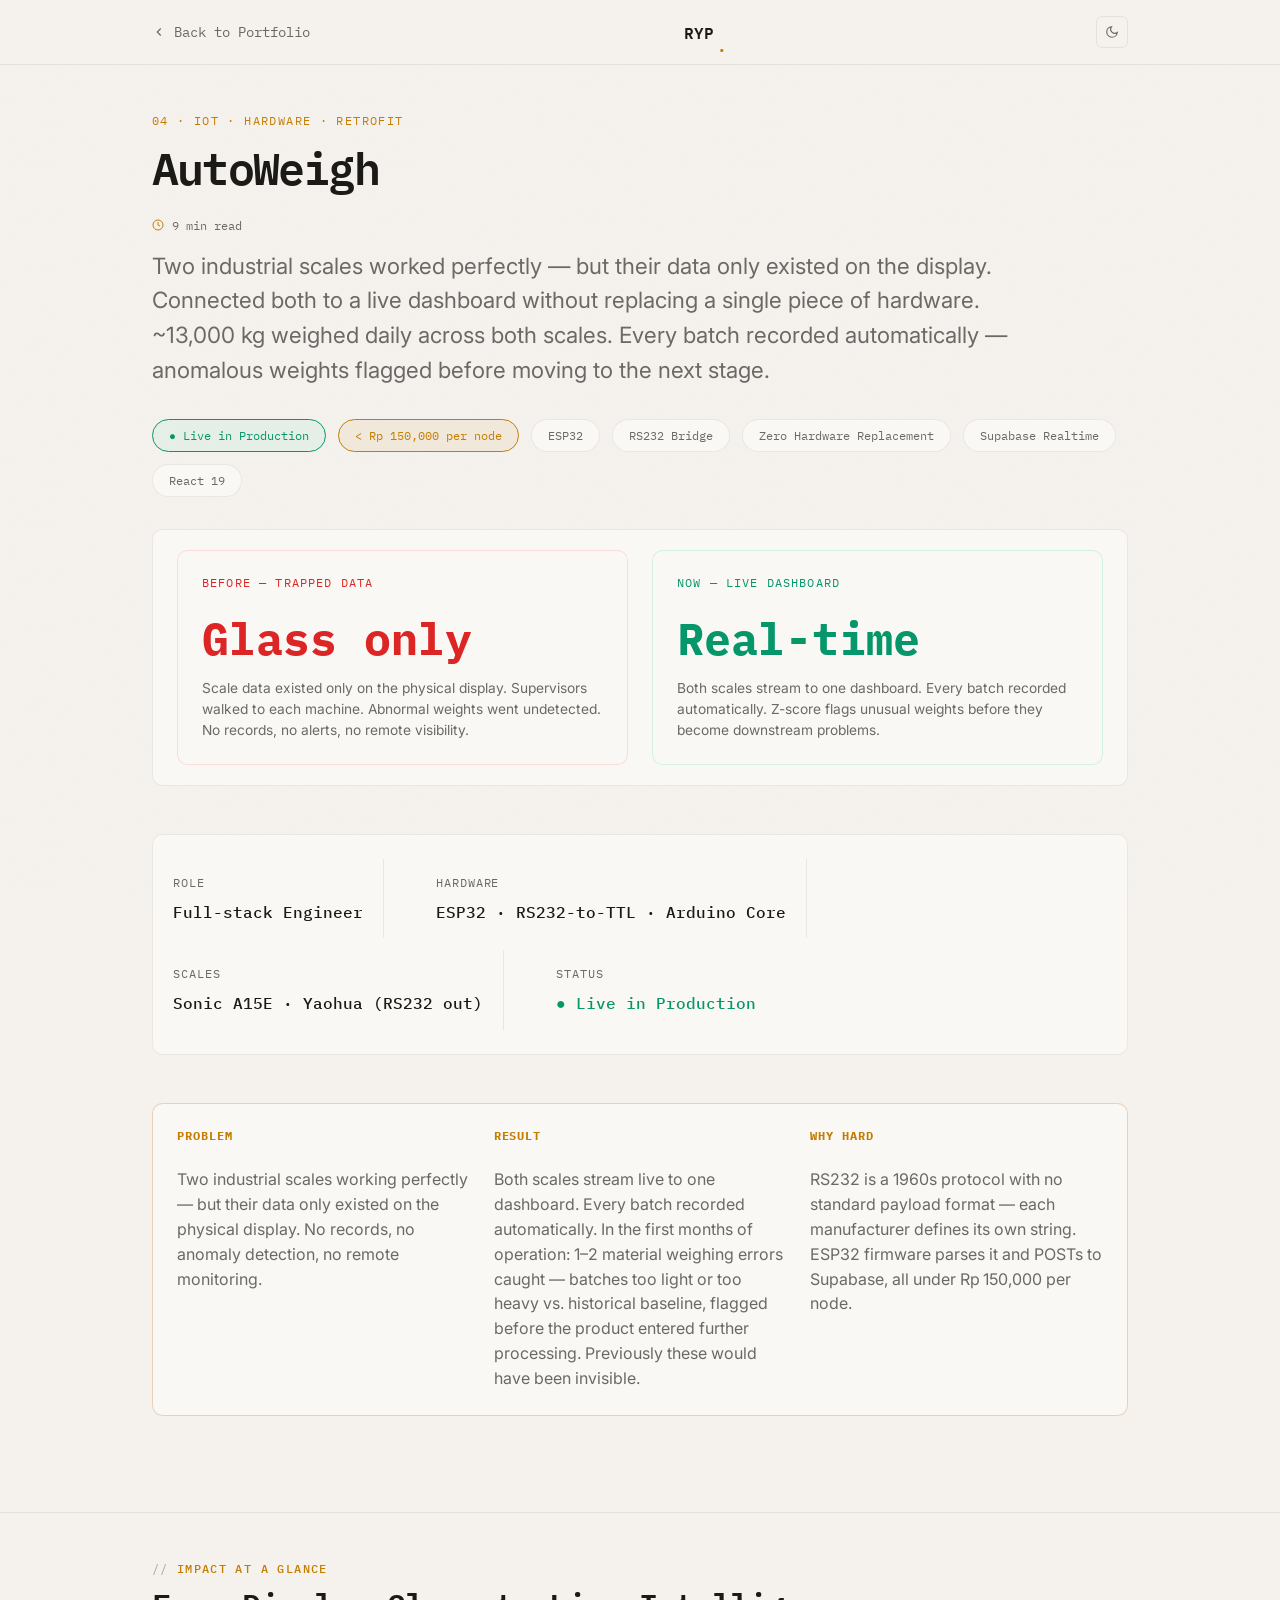
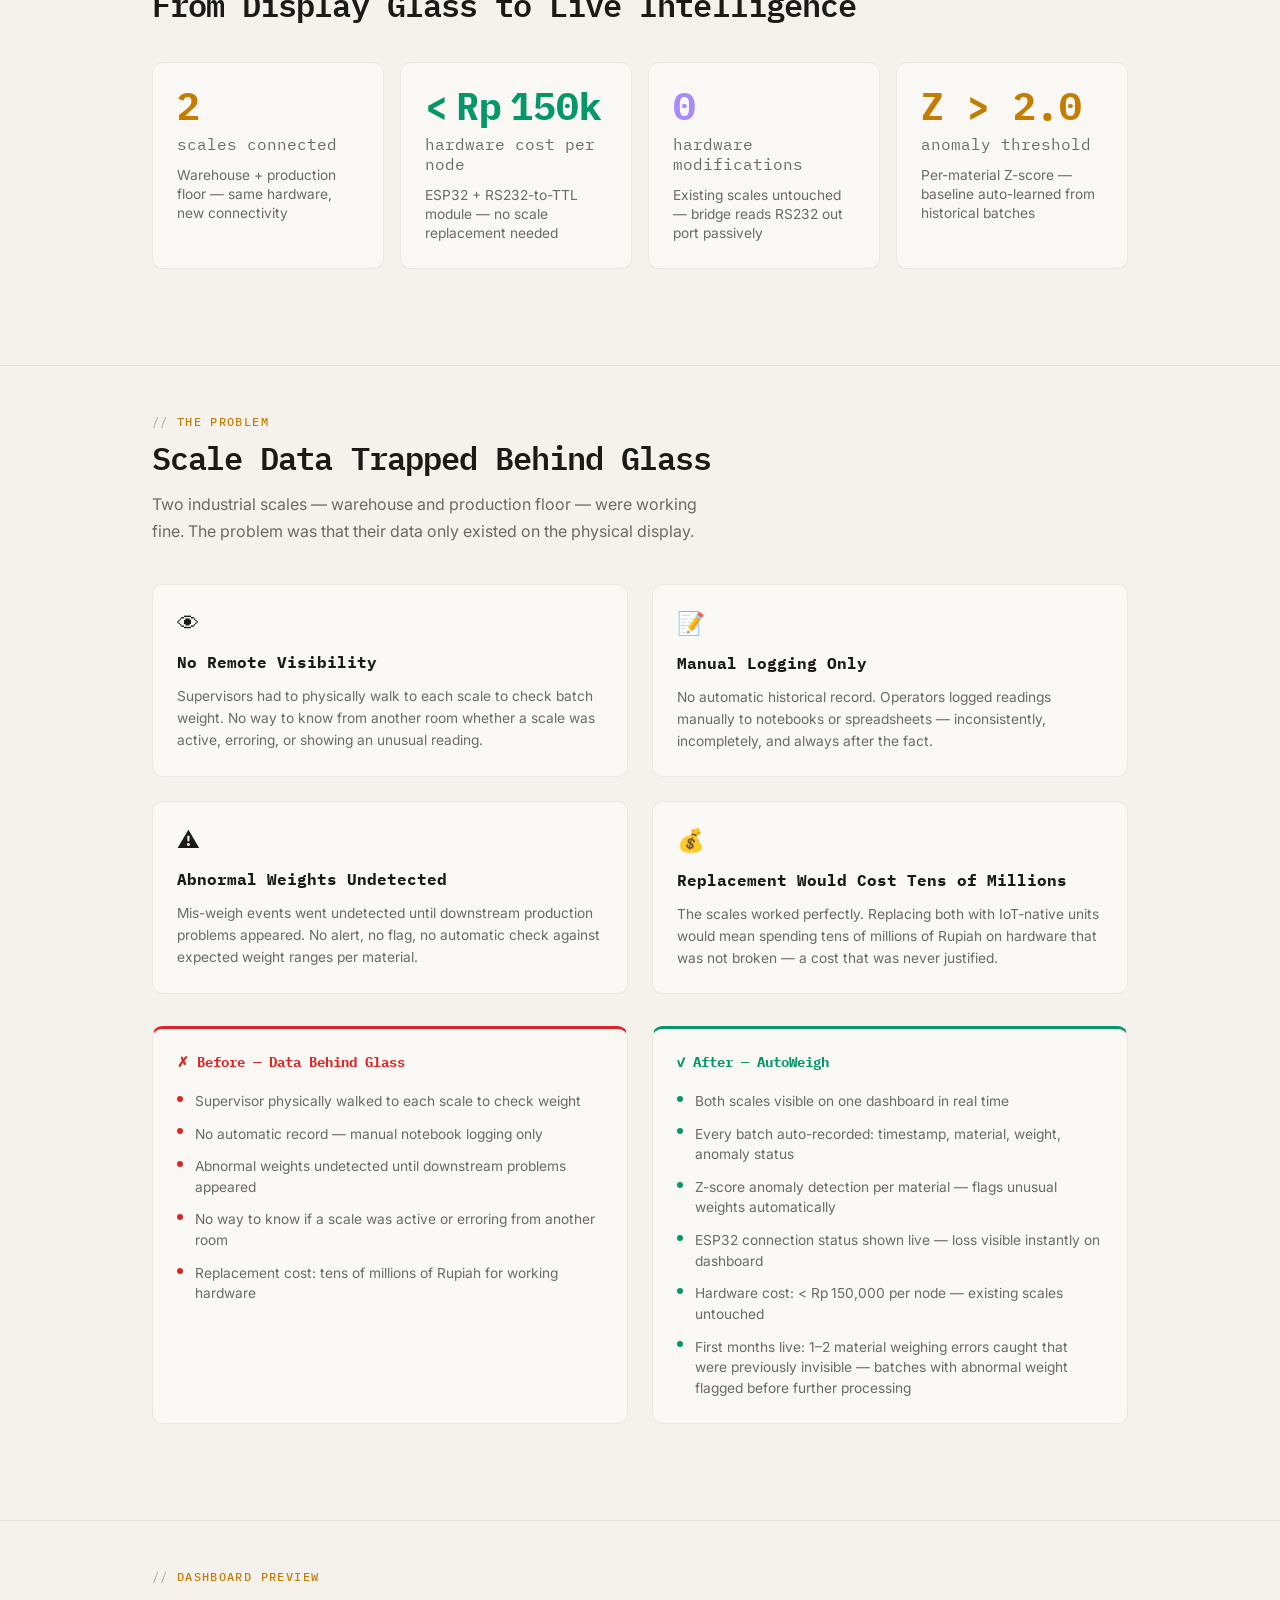
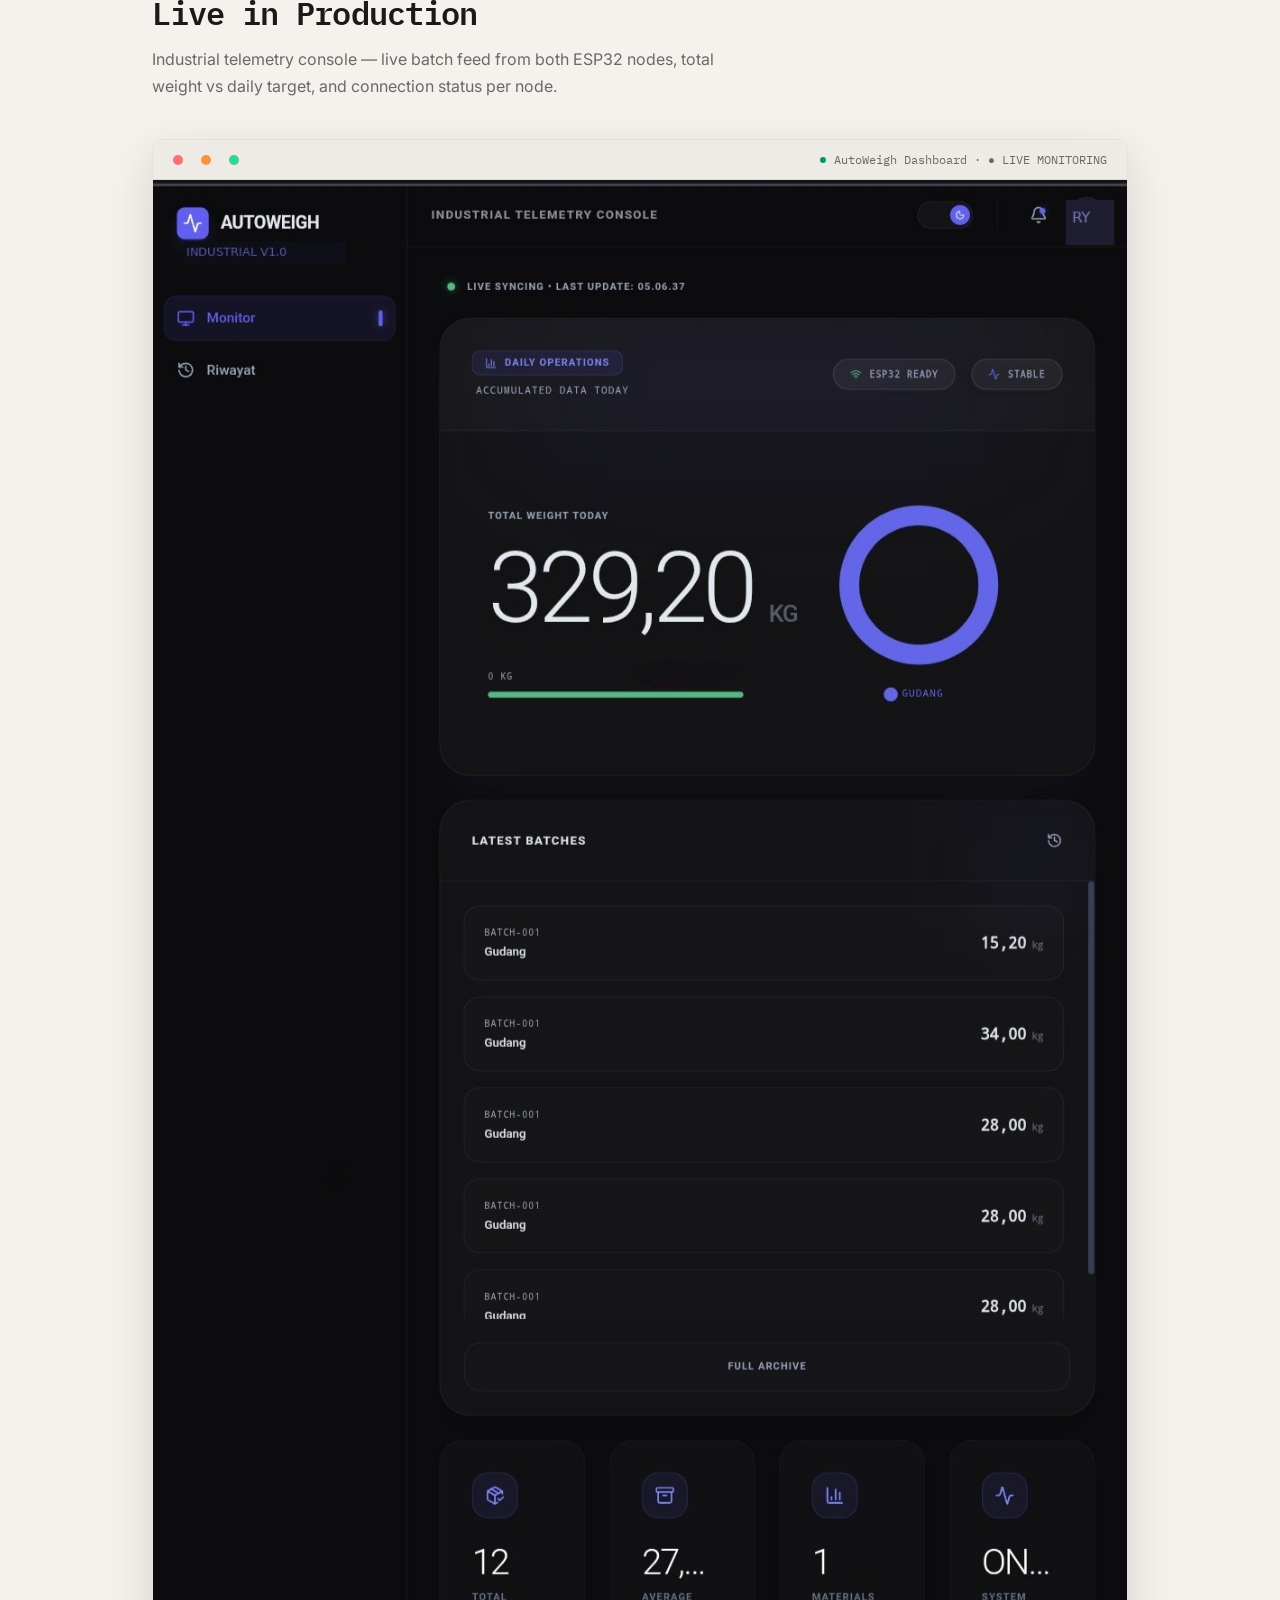
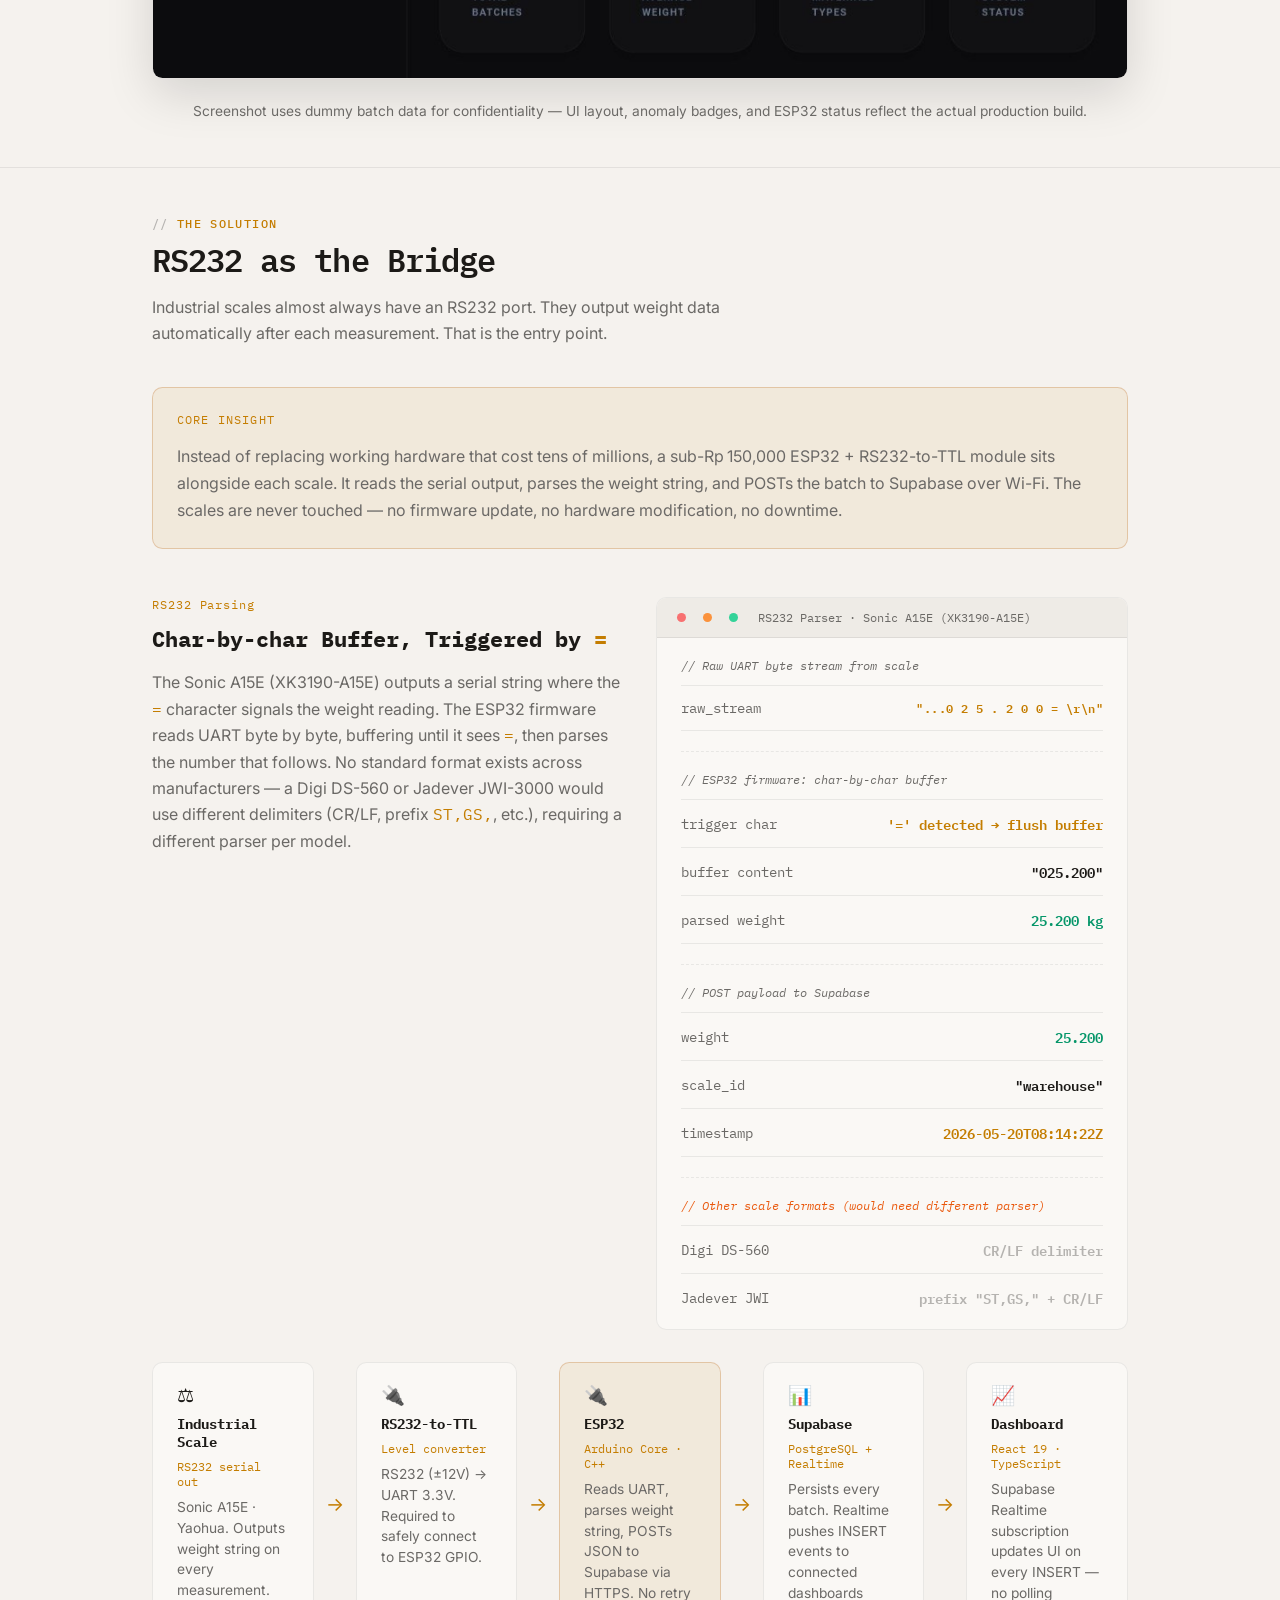
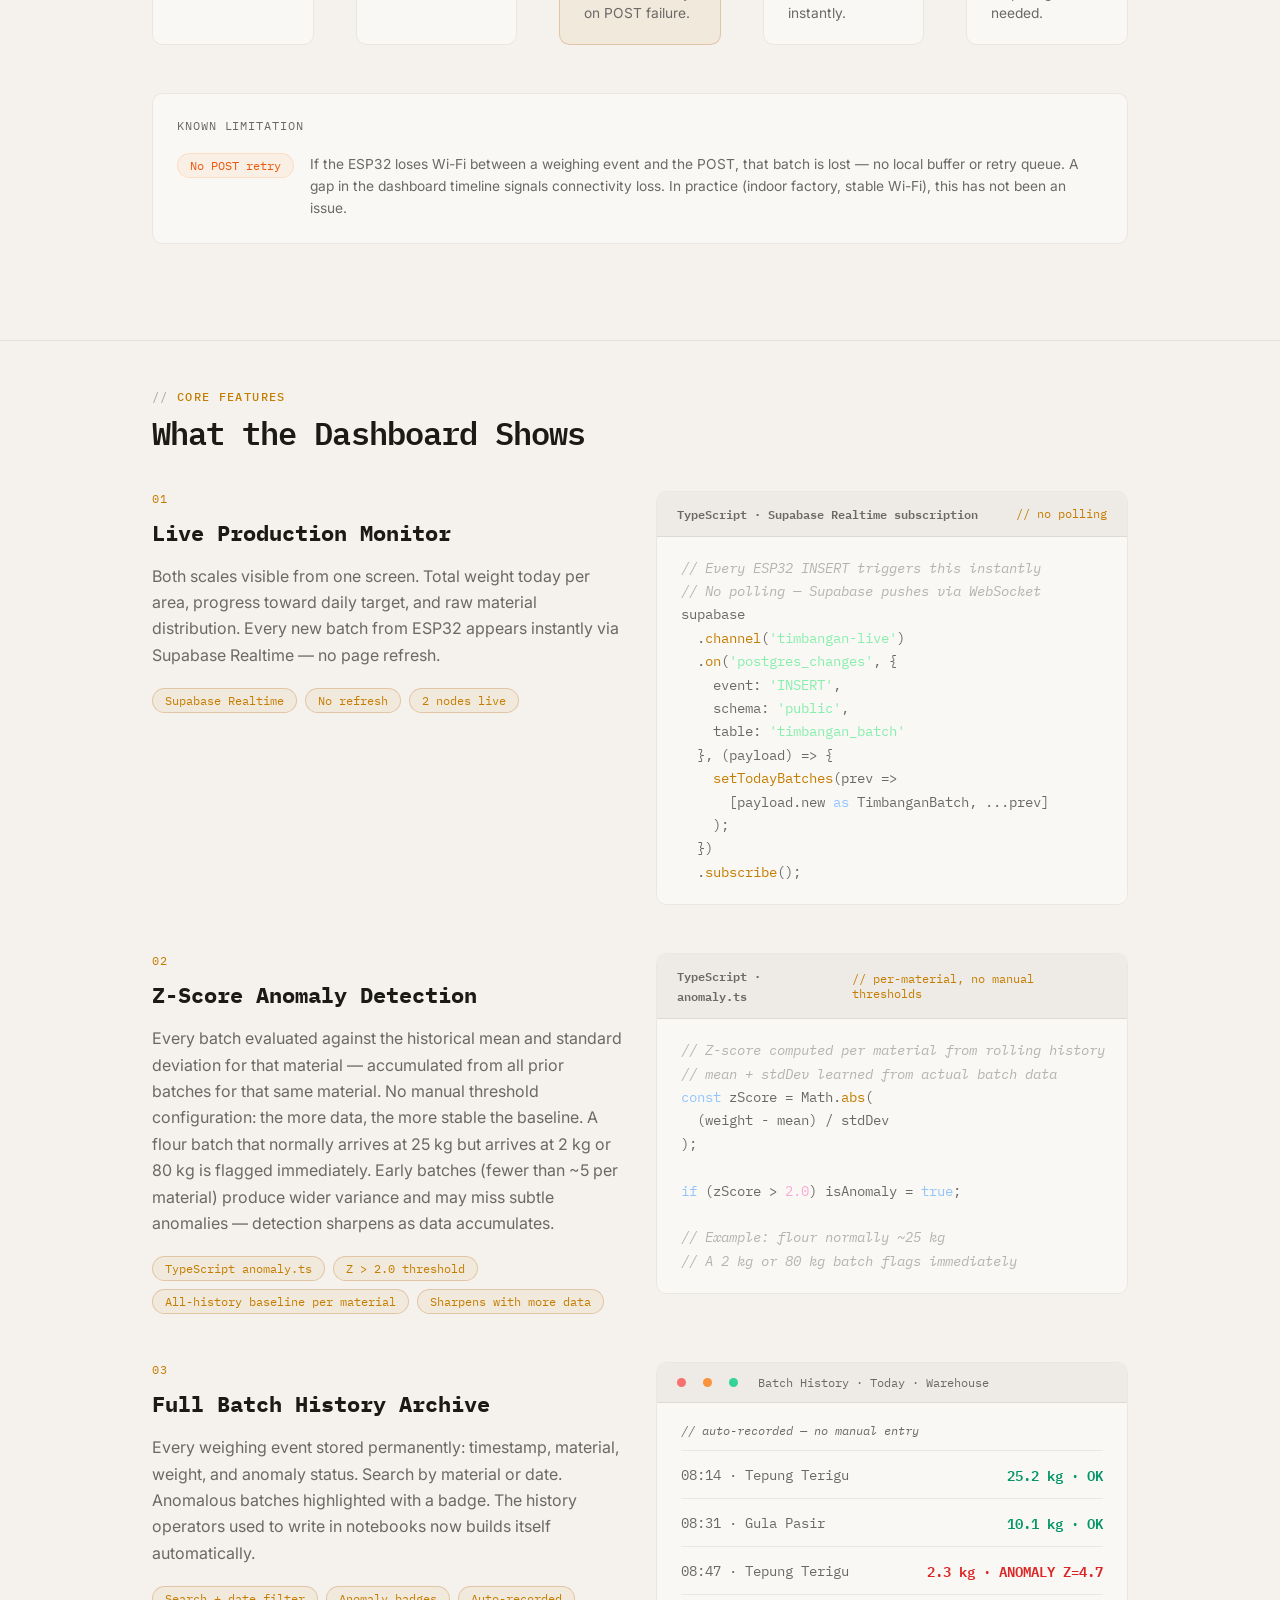
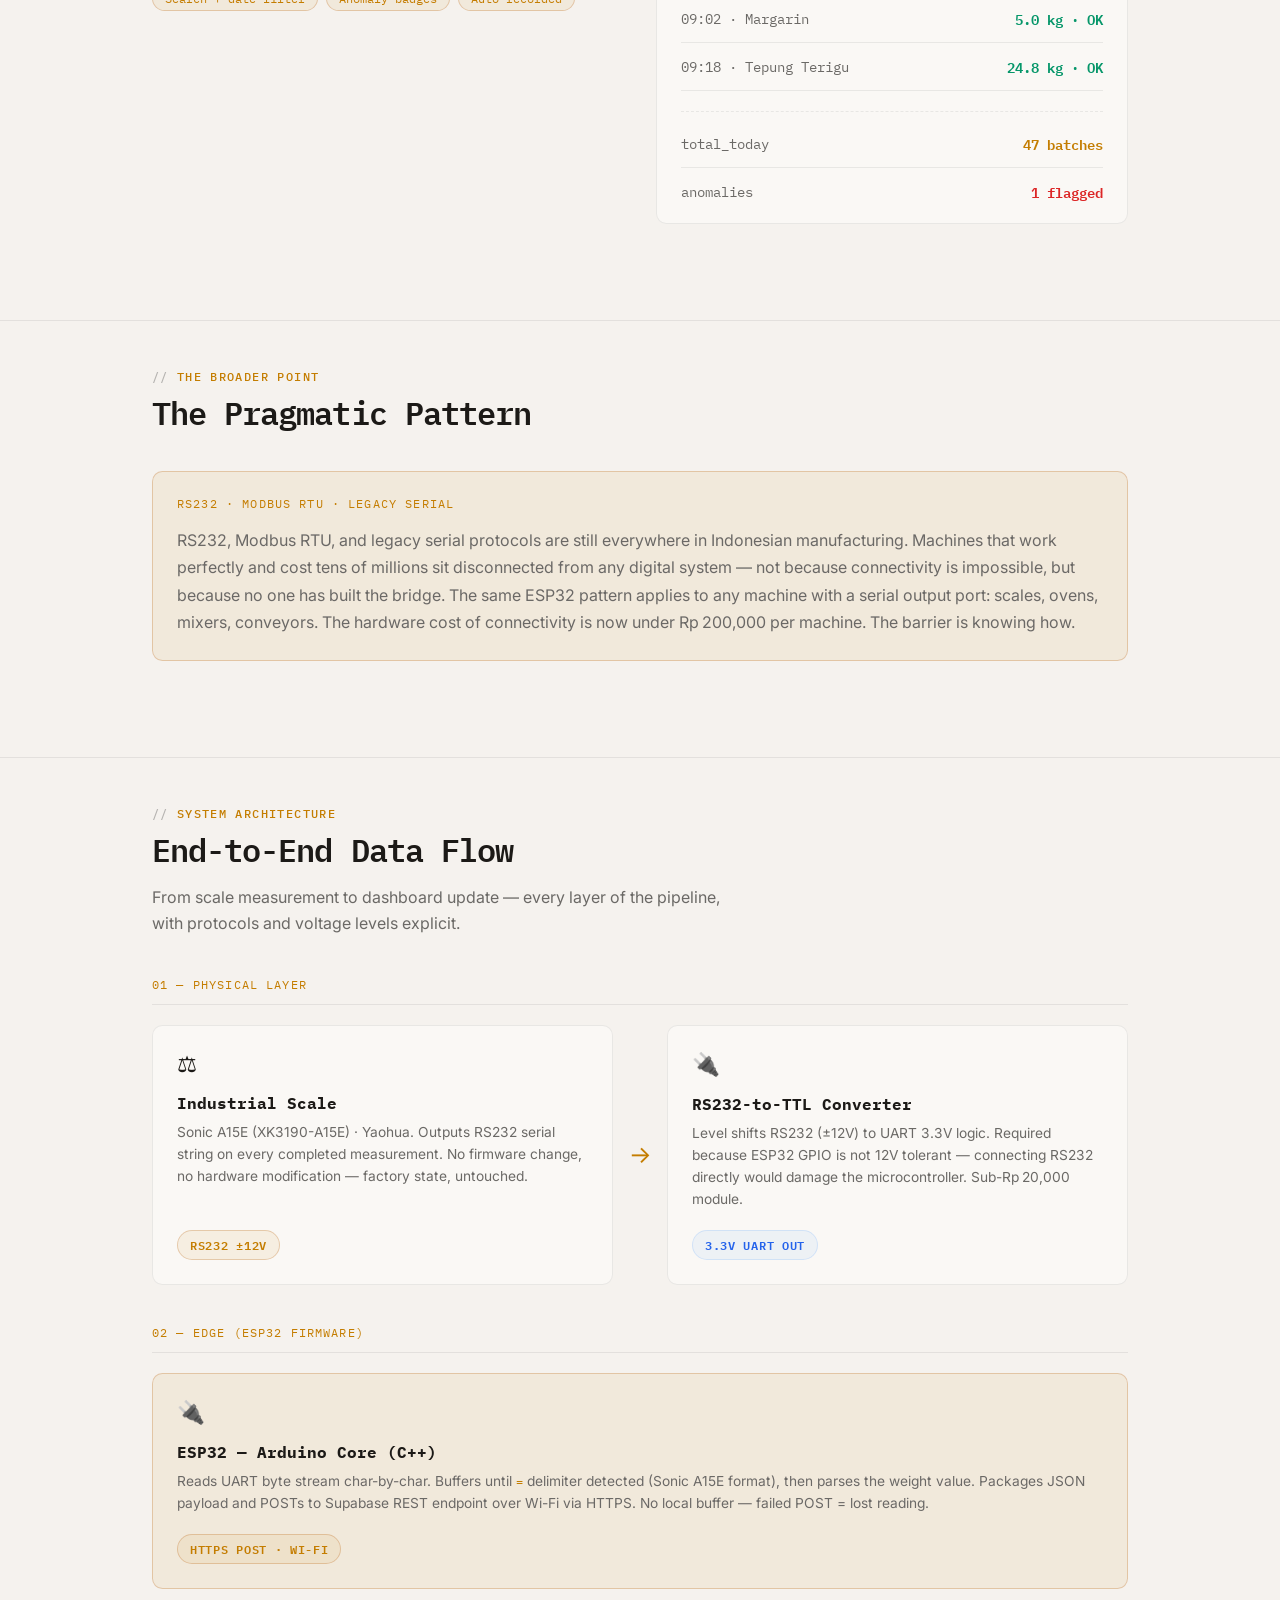
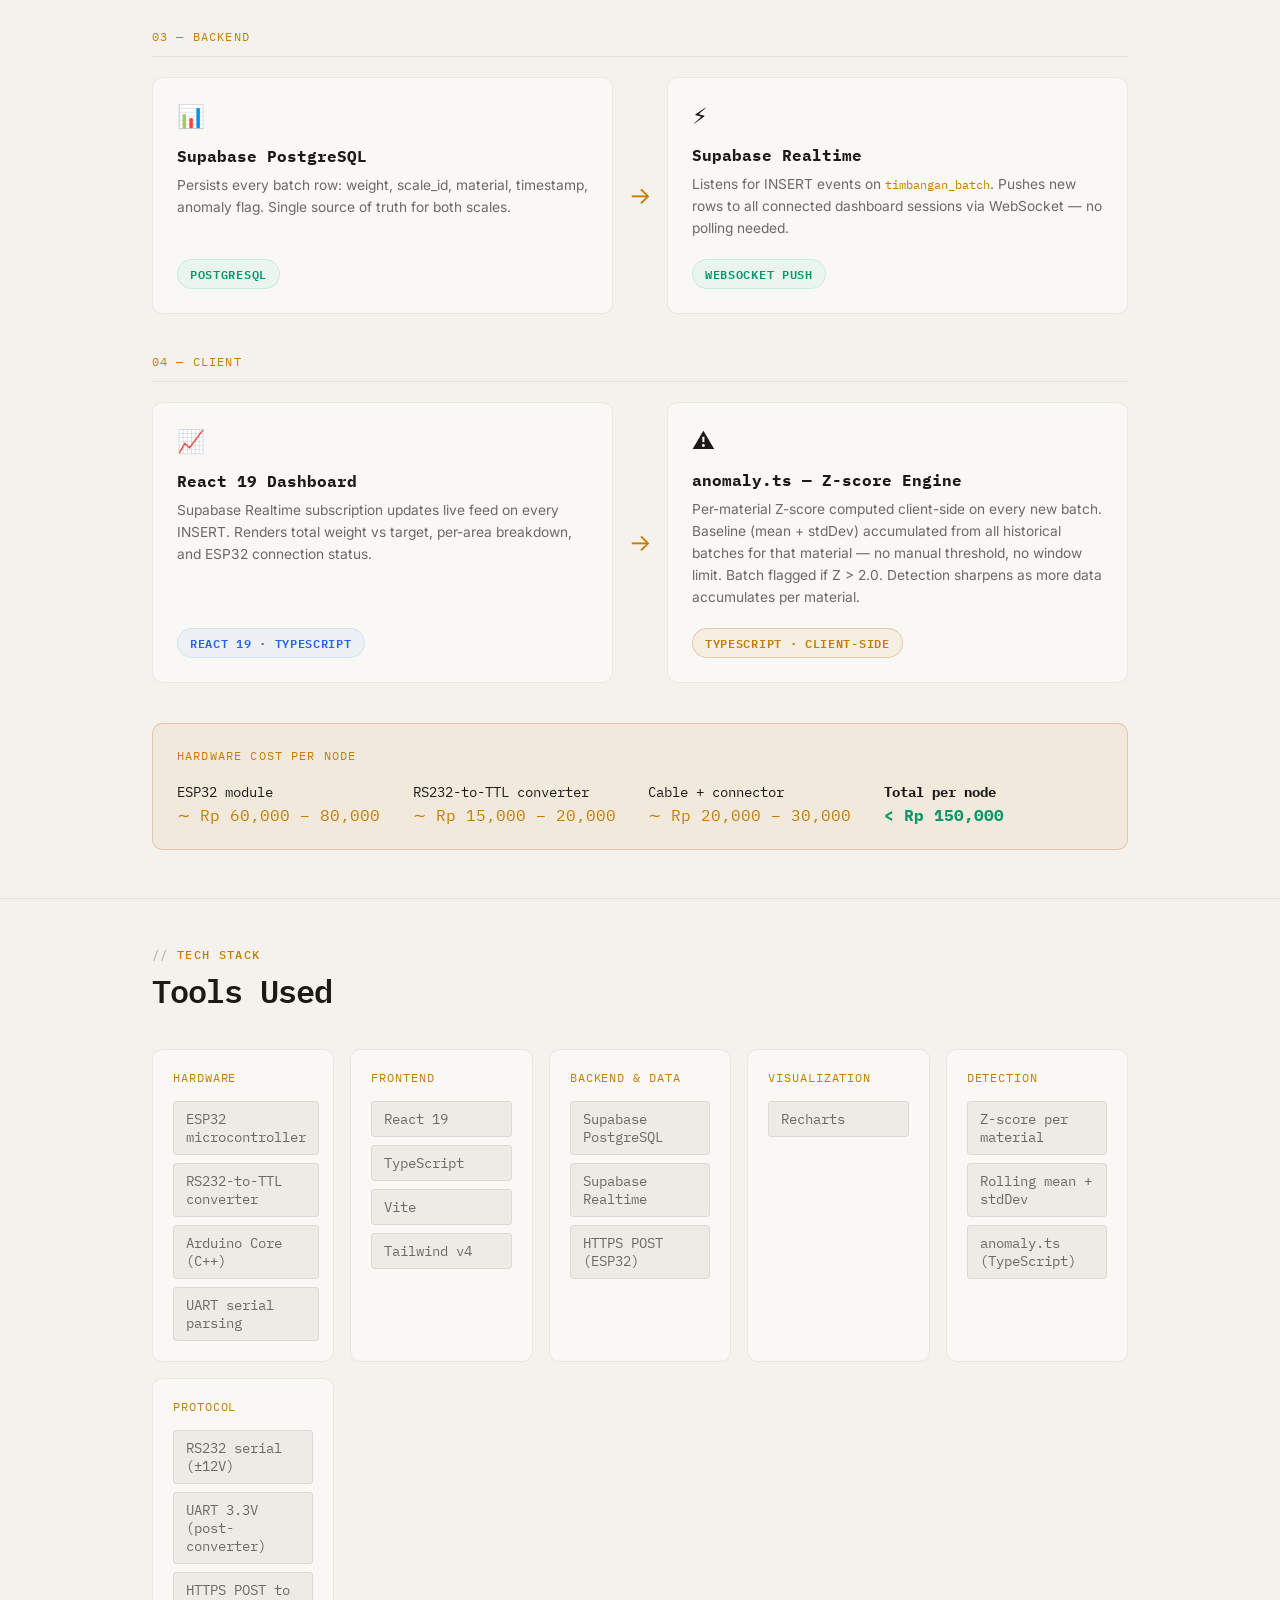
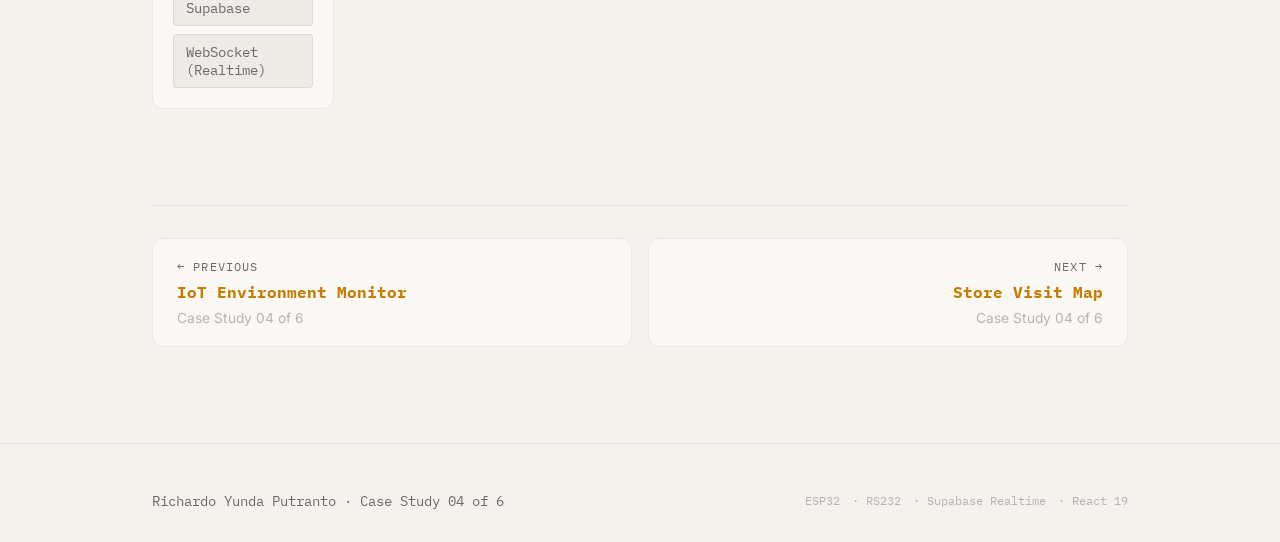
<file: autoweigh-case-study.html>
<!DOCTYPE html>
<html lang="en" data-theme="dark">
<head>
<script>
  (function() {
    var savedTheme = localStorage.getItem('theme');
    var theme = savedTheme || (window.matchMedia('(prefers-color-scheme: dark)').matches ? 'dark' : 'light');
    document.documentElement.setAttribute('data-theme', theme);
  })();
</script>
<meta charset="UTF-8"/>
<meta name="viewport" content="width=device-width,initial-scale=1"/>
<title>AutoWeigh — Case Study · Richardo Yunda Putranto</title>
<meta property="og:type" content="article"/>
<meta property="og:title" content="AutoWeigh — Case Study · Richardo Yunda Putranto"/>
<meta property="og:description" content="Modernizing two legacy industrial scales to full IoT connectivity without replacing a single piece of hardware."/>
<meta name="twitter:card" content="summary"/>
<meta name="twitter:title" content="AutoWeigh — Case Study · Richardo Yunda Putranto"/>
<link rel="canonical" href="https://richardoyunda.github.io/portfolio/autoweigh-case-study.html"/>
<link rel="icon" type="image/svg+xml" href="data:image/svg+xml,<svg xmlns='http://www.w3.org/2000/svg' viewBox='0 0 100 100'><text y='.9em' font-size='90' font-family='monospace' fill='%23f59e0b'>R</text></svg>"/>
<meta name="description" content="Modernizing two legacy industrial scales to full IoT connectivity without replacing a single piece of hardware."/>
<link rel="preconnect" href="https://fonts.googleapis.com"/>
<link rel="preconnect" href="https://fonts.gstatic.com" crossorigin/>
<link href="https://fonts.googleapis.com/css2?family=IBM+Plex+Mono:wght@400;500;600&family=Inter:wght@400;500;600&display=swap" rel="stylesheet"/>
<style>



</style>
<link rel="stylesheet" href="common.css"/>
<style>
/* ═══ ARCH ═══ */
.arch-wrap{background:var(--sf);border:1px solid var(--bd);border-radius:var(--rlg);padding:var(--sp8) var(--sp8) var(--sp6);overflow:hidden;}


/* ═══ SCREENSHOT ═══ */
.ss-wrap{background:var(--sf3);border:1px solid var(--bd);border-radius:var(--rlg);overflow:hidden;box-shadow:var(--shmd);}
.ss-bar{background:var(--sf4);padding:var(--sp3) var(--sp4);display:flex;align-items:center;gap:var(--sp3);border-bottom:1px solid var(--bd);}
.ss-dots{display:flex;gap:5px;}
.ss-dot{width:10px;height:10px;border-radius:50%;}
.ss-url{flex:1;font-family:var(--mono);font-size:var(--t2xs);color:var(--txf);}
.ss-caption{font-family:var(--mono);font-size:var(--t2xs);color:var(--txf);text-align:center;margin-top:var(--sp3);}
/* ═══ WAPE 2-COL ═══ */
.wape-2col{display:grid;grid-template-columns:1fr 1fr;gap:var(--sp6);align-items:start;}
@media(max-width:700px){.wape-2col{grid-template-columns:1fr;}}

/* ═══ RESPONSIVE ═══ */
@media(max-width:900px){
  .impact-grid{grid-template-columns:repeat(2,1fr);}
  .prob-grid{grid-template-columns:1fr 1fr;}
  .ba-wrap{grid-template-columns:1fr;}
  .ba-divider{display:none;}
  .challenge-layout,.challenge-layout-rev{grid-template-columns:1fr;}
  .challenge-layout-rev .ch-mock{order:0;}
  .challenge-layout-rev .ch-text{border-left:none;border-top:1px solid var(--bd);}
  .ch-text{border-right:none;border-bottom:1px solid var(--bd);}
  .arch-row,.arch-row-2{grid-template-columns:1fr;}
  .meta-row{grid-template-columns:repeat(2,1fr);}
  .meta:nth-child(2){border-right:none;}
  .meta:nth-child(3),.meta:nth-child(4){border-top:1px solid var(--bd);}
  .tech-grid{grid-template-columns:1fr 1fr;}
}
@media(max-width:640px){
  .container{padding-inline:var(--sp5);}
  .nav-in{padding-inline:var(--sp5);}
  .impact-grid{grid-template-columns:1fr 1fr;}
  .prob-grid{grid-template-columns:1fr;}
  .tech-grid{grid-template-columns:1fr;}
  .meta-row{grid-template-columns:1fr;}
  .meta{border-right:none!important;border-top:1px solid var(--bd);}
  .meta:first-child{border-top:none;}
  .fgr{grid-template-columns:1fr;}
  .eff-callout{flex-direction:column;align-items:flex-start;}
  .eff-arr{display:none;}
  section{padding-block:clamp(var(--sp6),4vw,var(--sp10));}
}


/* ═══ ICS MODULE CARDS ═══ */
.mod-grid{display:grid;grid-template-columns:1fr 1fr;gap:var(--sp4);}
.mod-card{background:var(--sf);border:1px solid var(--bd);border-radius:var(--rlg);overflow:hidden;position:relative;transition:border-color .3s var(--ease),box-shadow .3s var(--ease),transform .25s var(--ease);}
.mod-card::before{content:'';position:absolute;left:0;top:14px;bottom:14px;width:2px;background:var(--amb);border-radius:2px;transform:scaleY(0);transform-origin:bottom;transition:transform .35s var(--ease);}
.mod-card:hover{border-color:var(--bdh);box-shadow:var(--shmd);transform:translateY(-2px);}
.mod-card:hover::before{transform:scaleY(1);}
.mod-card-body{padding:var(--sp6);}
.mod-num{font-family:var(--mono);font-size:var(--txs);color:var(--txf);margin-bottom:var(--sp3);}
.mod-title{font-family:var(--mono);font-size:var(--tsm);font-weight:600;color:var(--tx);margin-bottom:var(--sp2);}
.mod-type{font-family:var(--mono);font-size:var(--t2xs);color:var(--txm);letter-spacing:.06em;text-transform:uppercase;margin-bottom:var(--sp4);}
.mod-desc{font-size:var(--tsm);color:var(--txm);line-height:1.72;}
.mod-mock{border-top:1px solid var(--bd);background:var(--sf3);}

/* ═══ FORMULA BOX ═══ */
.formula-box{background:var(--sf3);border:1px solid var(--bd);border-radius:var(--rmd);padding:var(--sp4) var(--sp5);font-family:var(--mono);font-size:var(--txs);color:var(--txm);line-height:2;margin-bottom:var(--sp4);}
.f-n{color:var(--amb);font-weight:600;}
.f-v{color:var(--grn);}

/* ═══ FEATURED MODULE (full-width) ═══ */
.feat-mod{background:var(--sf);border:1px solid var(--bd);border-radius:var(--rlg);overflow:hidden;position:relative;margin-bottom:var(--sp4);transition:border-color .3s var(--ease),box-shadow .3s var(--ease),transform .25s var(--ease);}
.feat-mod::before{content:'';position:absolute;left:0;top:14px;bottom:14px;width:2px;background:var(--amb);border-radius:2px;transform:scaleY(0);transform-origin:bottom;transition:transform .35s var(--ease);}
.feat-mod:hover{border-color:var(--bdh);box-shadow:var(--shmd);transform:translateY(-2px);}
.feat-mod:hover::before{transform:scaleY(1);}
.feat-layout{display:grid;grid-template-columns:1fr 1fr;gap:0;}
.feat-body{padding:var(--sp8);}
.feat-mock{background:var(--sf3);border-left:1px solid var(--bd);}
.feat-tag{font-family:var(--mono);font-size:var(--t2xs);color:var(--amb);letter-spacing:.1em;text-transform:uppercase;margin-bottom:var(--sp3);}
.feat-title{font-family:var(--mono);font-size:var(--tbase);font-weight:600;color:var(--tx);margin-bottom:var(--sp2);}
.feat-sub{font-family:var(--mono);font-size:var(--t2xs);color:var(--txf);letter-spacing:.07em;text-transform:uppercase;margin-bottom:var(--sp5);}
.feat-desc{font-size:var(--tsm);color:var(--txm);line-height:1.75;margin-bottom:var(--sp5);}
.ai-pills{display:flex;flex-wrap:wrap;gap:var(--sp2);}
.ai-pill{font-family:var(--mono);font-size:10px;font-weight:600;padding:3px 10px;border-radius:var(--rfull);border:1px solid transparent;}
.ai-duo{display:grid;grid-template-columns:1fr 1fr;gap:var(--sp4);}
.ai-card{background:var(--sf);border:1px solid var(--bd);border-radius:var(--rlg);padding:var(--sp6);position:relative;overflow:hidden;transition:border-color .3s var(--ease),box-shadow .3s var(--ease),transform .25s var(--ease);}
.ai-card::before{content:'';position:absolute;left:0;top:12px;bottom:12px;width:2px;background:var(--amb);border-radius:2px;transform:scaleY(0);transform-origin:bottom;transition:transform .35s var(--ease);}
.ai-card:hover{border-color:var(--bdh);box-shadow:var(--shmd);transform:translateY(-2px);}
.ai-card:hover::before{transform:scaleY(1);}

/* ═══ HEATMAP ═══ */
.mm-heatmap{display:grid;grid-template-columns:repeat(10,1fr);gap:2px;margin-bottom:var(--sp2);}
.hc{aspect-ratio:1;border-radius:2px;}
.h0{background:var(--sf4);}
.h1{background:rgba(245,158,11,.25);}
.h2{background:rgba(245,158,11,.55);}
.h3{background:rgba(248,113,113,.75);}
.mm-heat-legend{display:flex;gap:var(--sp3);margin-bottom:var(--sp3);}
.hl-item{display:flex;align-items:center;gap:4px;font-size:9px;color:var(--txf);}
.hl-box{width:8px;height:8px;border-radius:2px;}

/* ═══ TABLE IN MOCK ═══ */
.mm-tbl{width:100%;border-collapse:collapse;}
.mm-tbl th{font-size:9px;color:var(--txf);text-align:left;padding:var(--sp1) var(--sp2);border-bottom:1px solid var(--bd);letter-spacing:.06em;text-transform:uppercase;}
.mm-tbl td{font-size:10px;padding:4px var(--sp2);color:var(--txm);border-bottom:1px solid var(--bd);}
.mm-tbl tr:last-child td{border-bottom:none;}
.pill{display:inline-block;padding:1px 6px;border-radius:var(--rfull);font-size:9px;font-weight:700;font-family:var(--mono);}
.pr{background:rgba(248,113,113,.1);color:var(--red);}
.pa{background:var(--adim);color:var(--amb);}
.pg{background:rgba(52,211,153,.1);color:var(--grn);}

/* ═══ BAR CHART IN MOCK ═══ */
.mm-barchart{display:flex;flex-direction:column;gap:var(--sp2);}
.mm-brow{display:flex;align-items:center;gap:var(--sp2);}
.mm-blbl{width:90px;font-size:10px;color:var(--txf);text-align:right;flex-shrink:0;white-space:nowrap;overflow:hidden;text-overflow:ellipsis;}
.mm-btrk{flex:1;height:5px;background:var(--sf4);border-radius:var(--rfull);overflow:hidden;}
.mm-bfil{height:100%;border-radius:var(--rfull);}
.mm-bval{font-size:10px;color:var(--txm);width:36px;text-align:right;flex-shrink:0;}

@media(max-width:900px){
  .feat-layout{grid-template-columns:1fr;}
  .feat-mock{border-left:none;border-top:1px solid var(--bd);}
  .ai-duo{grid-template-columns:1fr;}
  .mod-grid{grid-template-columns:1fr;}
}



.hero-eyebrow{font-family:var(--mono);font-size:var(--t2xs);color:var(--amb);letter-spacing:.12em;text-transform:uppercase;margin-bottom:var(--sp4);}
.hero-title{font-size:var(--t2xl);line-height:1.05;margin-bottom:var(--sp6);color:var(--tx);}
.hero-sub{font-size:var(--tlg);color:var(--txm);line-height:1.55;max-width:64ch;margin-bottom:var(--sp8);}
.hero-badges{display:flex;flex-wrap:wrap;gap:var(--sp3);margin-bottom:var(--sp8);}
.hbadge{font-family:var(--mono);font-size:var(--t2xs);padding:var(--sp2) var(--sp4);border-radius:var(--rfull);border:1px solid var(--bd);color:var(--txm);background:var(--sf);}
.hbadge.live{border-color:var(--grn);color:var(--grn);background:rgba(52,211,153,.07);}
.hbadge.cost{border-color:var(--amb);color:var(--amb);background:var(--adim);}
.meta-row{display:flex;flex-wrap:wrap;gap:var(--sp3) var(--sp8);padding:var(--sp6) 0;border-top:1px solid var(--bd);border-bottom:1px solid var(--bd);margin-bottom:var(--sp12);}
.meta{display:flex;flex-direction:column;gap:var(--sp1);}
.meta-l{font-family:var(--mono);font-size:var(--t2xs);color:var(--txm);letter-spacing:.08em;text-transform:uppercase;}
.meta-v{font-size:var(--tsm);color:var(--tx);font-weight:500;}
.eff-callout{display:grid;grid-template-columns:1fr 1fr;gap:var(--sp6);margin-bottom:var(--sp12);}
@media(max-width:600px){.eff-callout{grid-template-columns:1fr;}}
.eff-block{background:var(--sf);border:1px solid var(--bd);border-radius:var(--rlg);padding:var(--sp6);}
.eff-block.old{border-color:rgba(248,113,113,.2);}
.eff-block.new{border-color:rgba(52,211,153,.2);}
.eff-lbl{font-family:var(--mono);font-size:var(--t2xs);letter-spacing:.1em;text-transform:uppercase;margin-bottom:var(--sp4);}
.eff-block.old .eff-lbl{color:var(--red);}
.eff-block.new .eff-lbl{color:var(--grn);}
.eff-time{font-size:var(--t2xl);font-family:var(--mono);font-weight:700;margin-bottom:var(--sp2);}
.eff-block.old .eff-time{color:var(--red);}
.eff-block.new .eff-time{color:var(--grn);}
.eff-sub{font-size:var(--txs);color:var(--txm);line-height:1.5;}
.tldr-box{background:var(--sf);border:1px solid var(--bda);border-radius:var(--rlg);padding:var(--sp6);margin-bottom:var(--sp12);}
.tldr-inner{display:grid;grid-template-columns:repeat(3,1fr);gap:var(--sp6);}
@media(max-width:680px){.tldr-inner{grid-template-columns:1fr;}}
.tldr-row{display:flex;flex-direction:column;gap:var(--sp2);}
.tldr-lbl{font-family:var(--mono);font-size:var(--t2xs);color:var(--amb);letter-spacing:.08em;text-transform:uppercase;}
.tldr-txt{font-size:var(--tsm);color:var(--txm);line-height:1.55;}
.impact-grid{display:grid;grid-template-columns:repeat(4,1fr);gap:var(--sp4);margin-bottom:var(--sp12);}
@media(max-width:700px){.impact-grid{grid-template-columns:repeat(2,1fr);}}
.ic-card{background:var(--sf);border:1px solid var(--bd);border-radius:var(--rlg);padding:var(--sp6);position:relative;overflow:hidden;transition:transform var(--tr),box-shadow var(--tr);cursor:default;}
.ic-card::before{content:'';position:absolute;left:0;top:0;bottom:0;width:3px;background:var(--amb);transform:scaleY(0);transform-origin:bottom;transition:transform .4s var(--ease);}
.ic-card:hover{transform:translateY(-2px);box-shadow:var(--shmd);}
.ic-card:hover::before{transform:scaleY(1);}
.ic-num{font-family:var(--mono);font-size:clamp(1.6rem,4vw,2.4rem);font-weight:700;color:var(--amb);line-height:1;}
.ic-num.grn{color:var(--grn);}
.ic-num.pur{color:#a78bfa;}
.ic-unit{font-family:var(--mono);font-size:var(--tsm);color:var(--txm);margin-top:var(--sp1);}
.ic-sub{font-size:var(--txs);color:var(--txm);margin-top:var(--sp3);line-height:1.4;}
.sec-head{margin-bottom:var(--sp10);}
.sec-lbl{font-family:var(--mono);font-size:var(--t2xs);color:var(--amb);letter-spacing:.12em;text-transform:uppercase;margin-bottom:var(--sp3);}
.sec-title{font-size:var(--txl);color:var(--tx);margin-bottom:var(--sp4);}
.sec-sub{font-size:var(--tsm);color:var(--txm);max-width:58ch;line-height:1.65;}
.problem-grid{display:grid;grid-template-columns:1fr 1fr;gap:var(--sp6);margin-bottom:var(--sp8);}
@media(max-width:680px){.problem-grid{grid-template-columns:1fr;}}
.prob-card{background:var(--sf);border:1px solid var(--bd);border-radius:var(--rlg);padding:var(--sp6);position:relative;overflow:hidden;transition:transform var(--tr),box-shadow var(--tr);}
.prob-card::before{content:'';position:absolute;left:0;top:0;bottom:0;width:3px;background:var(--amb);transform:scaleY(0);transform-origin:bottom;transition:transform .4s var(--ease);}
.prob-card:hover{transform:translateY(-2px);box-shadow:var(--shmd);}
.prob-card:hover::before{transform:scaleY(1);}
.prob-icon{font-size:1.4rem;margin-bottom:var(--sp4);}
.prob-title{font-family:var(--mono);font-size:var(--tsm);font-weight:700;color:var(--tx);margin-bottom:var(--sp3);}
.prob-desc{font-size:var(--txs);color:var(--txm);line-height:1.6;}
.ba-grid{display:grid;grid-template-columns:1fr 1fr;gap:var(--sp6);margin-bottom:var(--sp12);}
@media(max-width:640px){.ba-grid{grid-template-columns:1fr;}}
.ba-col{background:var(--sf);border:1px solid var(--bd);border-radius:var(--rlg);padding:var(--sp6);}
.ba-col.before{border-top:3px solid var(--red);}
.ba-col.after{border-top:3px solid var(--grn);}
.ba-title{font-family:var(--mono);font-size:var(--txs);font-weight:700;margin-bottom:var(--sp5);}
.ba-col.before .ba-title{color:var(--red);}
.ba-col.after .ba-title{color:var(--grn);}
.ba-list{display:flex;flex-direction:column;gap:var(--sp3);}
.ba-item{display:flex;gap:var(--sp3);font-size:var(--txs);color:var(--txm);line-height:1.5;align-items:flex-start;}
.dot{width:6px;height:6px;border-radius:50%;flex-shrink:0;margin-top:.35em;}
.dot.red{background:var(--red);}.dot.grn{background:var(--grn);}
.pipe-flow{display:flex;align-items:stretch;flex-wrap:wrap;gap:var(--sp3);margin-bottom:var(--sp12);}
.pipe-node{background:var(--sf);border:1px solid var(--bd);border-radius:var(--rlg);padding:var(--sp5) var(--sp6);flex:1;min-width:120px;display:flex;flex-direction:column;gap:var(--sp2);position:relative;overflow:hidden;transition:transform var(--tr),box-shadow var(--tr);}
.pipe-node::before{content:'';position:absolute;left:0;top:0;bottom:0;width:3px;background:var(--amb);transform:scaleY(0);transform-origin:bottom;transition:transform .4s var(--ease);}
.pipe-node:hover{transform:translateY(-2px);box-shadow:var(--shmd);}
.pipe-node:hover::before{transform:scaleY(1);}
.pipe-node.hi{border-color:var(--bda);background:var(--adim);}
.pipe-icon{font-size:1.2rem;}
.pipe-name{font-family:var(--mono);font-size:var(--txs);font-weight:700;color:var(--tx);}
.pipe-proto{font-family:var(--mono);font-size:var(--t2xs);color:var(--amb);}
.pipe-desc{font-size:var(--txs);color:var(--txm);line-height:1.5;}
.pipe-arr{color:var(--amb);font-size:1.2rem;display:flex;align-items:center;flex-shrink:0;}
.feat-grid{display:grid;grid-template-columns:1fr 1fr;gap:var(--sp8);align-items:start;margin-bottom:var(--sp12);}
@media(max-width:760px){.feat-grid{grid-template-columns:1fr;}}
.feat-num{font-family:var(--mono);font-size:var(--t2xs);color:var(--amb);letter-spacing:.08em;margin-bottom:var(--sp3);}
.feat-title{font-family:var(--mono);font-size:var(--tlg);font-weight:700;color:var(--tx);margin-bottom:var(--sp4);}
.feat-desc{font-size:var(--tsm);color:var(--txm);line-height:1.65;margin-bottom:var(--sp5);}
.feat-pills{display:flex;flex-wrap:wrap;gap:var(--sp2);}
.feat-pill{font-family:var(--mono);font-size:var(--t2xs);padding:var(--sp1) var(--sp3);border-radius:var(--rfull);background:var(--adim);border:1px solid var(--bda);color:var(--amb);}
.mock-term{background:var(--sf);border:1px solid var(--bd);border-radius:var(--rlg);overflow:hidden;font-family:var(--mono);}
.mt-bar{background:var(--sf3);padding:var(--sp3) var(--sp5);display:flex;align-items:center;gap:var(--sp3);border-bottom:1px solid var(--bd);}
.mt-dot{width:9px;height:9px;border-radius:50%;}
.mt-ttl{font-size:var(--t2xs);color:var(--txm);margin-left:var(--sp2);}
.mt-body{padding:var(--sp5) var(--sp6);display:flex;flex-direction:column;gap:var(--sp3);}
.mt-r{display:flex;justify-content:space-between;align-items:center;gap:var(--sp4);padding-bottom:var(--sp3);border-bottom:1px solid var(--bd);font-size:var(--txs);}
.mt-r:last-child{border-bottom:none;padding-bottom:0;}
.mt-k{color:var(--txm);}.mt-v{color:var(--tx);font-weight:600;}
.mt-v.grn{color:var(--grn);}.mt-v.red{color:var(--red);}.mt-v.amb{color:var(--amb);}
.mt-div{border-top:1px dashed var(--bd);margin:var(--sp2) 0;}
.mt-lbl{font-size:var(--t2xs);color:var(--txm);font-style:italic;padding-bottom:var(--sp3);border-bottom:1px solid var(--bd);}
.code-block{background:var(--sf);border:1px solid var(--bd);border-radius:var(--rlg);overflow:hidden;}
.code-bar{background:var(--sf3);padding:var(--sp3) var(--sp5);display:flex;align-items:center;justify-content:space-between;border-bottom:1px solid var(--bd);}
.code-lang{font-family:var(--mono);font-size:var(--t2xs);color:var(--txm);}
.code-note{font-family:var(--mono);font-size:var(--t2xs);color:var(--amb);}
.code-body{padding:var(--sp5) var(--sp6);font-family:var(--mono);font-size:var(--txs);line-height:1.7;overflow-x:auto;color:var(--txm);}
.code-kw{color:#93c5fd;}.code-fn{color:var(--amb);}.code-str{color:#86efac;}.code-c{color:var(--txf);font-style:italic;}.code-n{color:#f9a8d4;}
.screenshot-wrap{border-radius:var(--rlg);overflow:hidden;border:1px solid var(--bd);margin-bottom:var(--sp6);box-shadow:var(--shlg);}
.screenshot-bar{background:var(--sf3);padding:var(--sp3) var(--sp5);display:flex;align-items:center;gap:var(--sp3);border-bottom:1px solid var(--bd);}
.bar-dot{width:10px;height:10px;border-radius:50%;}
.bar-url{font-family:var(--mono);font-size:var(--t2xs);color:var(--txm);margin-left:auto;display:flex;align-items:center;gap:var(--sp2);}
.bar-live{width:6px;height:6px;border-radius:50%;background:var(--grn);}
.insight-box{background:var(--adim);border:1px solid var(--bda);border-radius:var(--rlg);padding:var(--sp6);margin-bottom:var(--sp12);}
.insight-lbl{font-family:var(--mono);font-size:var(--t2xs);color:var(--amb);letter-spacing:.1em;text-transform:uppercase;margin-bottom:var(--sp4);}
.insight-txt{font-size:var(--tsm);color:var(--txm);line-height:1.7;}
.tech-grid{display:grid;grid-template-columns:repeat(auto-fill,minmax(180px,1fr));gap:var(--sp4);}
.tech-group{background:var(--sf);border:1px solid var(--bd);border-radius:var(--rlg);padding:var(--sp5);}
.tech-lyr{font-family:var(--mono);font-size:var(--t2xs);color:var(--amb);letter-spacing:.08em;text-transform:uppercase;margin-bottom:var(--sp4);}
.tech-items{display:flex;flex-direction:column;gap:var(--sp2);}
.tchip{font-size:var(--txs);color:var(--txm);background:var(--sf3);border-radius:var(--rsm);padding:var(--sp2) var(--sp3);}
.dv{border:none;border-top:1px solid var(--bd);margin:0;}
.reveal{opacity:0;transform:translateY(16px);transition:opacity .5s var(--ease),transform .5s var(--ease);}
.reveal.in{opacity:1;transform:none;}
.d1{transition-delay:.08s;}.d2{transition-delay:.16s;}.d3{transition-delay:.24s;}
#btt{position:fixed;bottom:var(--sp8);right:var(--sp8);width:40px;height:40px;border-radius:50%;background:var(--amb);color:#000;display:flex;align-items:center;justify-content:center;opacity:0;pointer-events:none;transition:opacity .3s;z-index:99;font-size:1rem;}
#btt.vis{opacity:1;pointer-events:auto;}
#btt:hover{filter:brightness(1.15);}


.read-time{display:inline-flex;align-items:center;gap:var(--sp2);font-family:var(--mono);font-size:var(--t2xs);color:var(--txm);margin-bottom:var(--sp4);}
.read-time svg{color:var(--amb);}


/* ── Prev/Next Navigation ── */
.proj-nav{display:grid;grid-template-columns:1fr 1fr;gap:var(--sp4);margin-top:var(--sp12);padding-top:var(--sp8);border-top:1px solid var(--bd);}
.proj-nav-link{background:var(--sf);border:1px solid var(--bd);border-radius:var(--rlg);padding:var(--sp5) var(--sp6);display:flex;flex-direction:column;gap:var(--sp2);text-decoration:none;position:relative;overflow:hidden;transition:transform var(--tr),box-shadow var(--tr),border-color var(--tr);}
.proj-nav-link::before{content:'';position:absolute;left:0;top:0;bottom:0;width:3px;background:var(--amb);transform:scaleY(0);transform-origin:bottom;transition:transform .4s var(--ease);}
.proj-nav-link:hover{transform:translateY(-2px);box-shadow:var(--shmd);border-color:var(--bda);}
.proj-nav-link:hover::before{transform:scaleY(1);}
.proj-nav-link.next{text-align:right;}
.proj-nav-link.next::before{left:auto;right:0;}
.proj-nav-dir{font-family:var(--mono);font-size:var(--t2xs);color:var(--txm);letter-spacing:.1em;text-transform:uppercase;}
.proj-nav-title{font-family:var(--mono);font-size:var(--tsm);font-weight:700;color:var(--amb);}
.proj-nav-num{font-size:var(--txs);color:var(--txf);}
.proj-nav-empty{display:block;}
@media(max-width:560px){.proj-nav{grid-template-columns:1fr;}}
.skip-link{position:absolute;top:-40px;left:0;background:var(--amb);color:#000;padding:8px 16px;z-index:10000;font-family:var(--mono);font-size:var(--txs);transition:top .2s;}
.skip-link:focus{top:0;}
.tbtn svg{transition:transform .3s var(--ease),opacity .2s;}
</style>
</head>
<body>
<a href="#main-content" class="skip-link">Skip to content</a>
<div id="pgb" style="position:fixed;top:0;left:0;height:2px;background:var(--amb);z-index:200;width:0;transition:width .1s linear;pointer-events:none;"></div>
<nav>
  <div class="nav-in">
    <a href="index.html" class="nav-back">
      <svg viewBox="0 0 24 24" fill="none" stroke="currentColor" stroke-width="2"><path d="m15 18-6-6 6-6"/></svg>
      Back to Portfolio
    </a>
    <a href="index.html" class="nav-logo">RYP<span class="dot">.</span></a>
    <button class="tbtn" data-theme-toggle aria-label="Toggle theme">
      <svg width="14" height="14" viewBox="0 0 24 24" fill="none" stroke="currentColor" stroke-width="2"><path d="M21 12.79A9 9 0 1 1 11.21 3 7 7 0 0 0 21 12.79z"/></svg>
    </button>
  </div>
</nav>
<main id="main-content">

<!-- ══ HERO ══ -->
<section id="main-content" id="hero">
  <div class="container">
    <div class="hero-eyebrow reveal">04 &middot; IoT &middot; Hardware &middot; Retrofit</div>
    <h1 class="hero-title reveal d1">AutoWeigh</h1>
    <div class="read-time reveal d2"><svg width="12" height="12" viewBox="0 0 24 24" fill="none" stroke="currentColor" stroke-width="2"><circle cx="12" cy="12" r="10"/><polyline points="12 6 12 12 16 14"/></svg>9 min read</div>
    <p class="hero-sub reveal d2">Two industrial scales worked perfectly — but their data only existed on the display. Connected both to a live dashboard without replacing a single piece of hardware. ~13,000 kg weighed daily across both scales. Every batch recorded automatically — anomalous weights flagged before moving to the next stage.</p>
    <div class="hero-badges reveal d3">
      <span class="hbadge live">&#9679; Live in Production</span>
      <span class="hbadge cost">&lt; Rp 150,000 per node</span>
      <span class="hbadge">ESP32</span>
      <span class="hbadge">RS232 Bridge</span>
      <span class="hbadge">Zero Hardware Replacement</span>
      <span class="hbadge">Supabase Realtime</span>
      <span class="hbadge">React 19</span>
    </div>
    <div class="eff-callout reveal">
      <div class="eff-block old">
        <div class="eff-lbl">Before &mdash; Trapped Data</div>
        <div class="eff-time">Glass only</div>
        <div class="eff-sub">Scale data existed only on the physical display. Supervisors walked to each machine. Abnormal weights went undetected. No records, no alerts, no remote visibility.</div>
      </div>
      <div class="eff-block new">
        <div class="eff-lbl">Now &mdash; Live Dashboard</div>
        <div class="eff-time">Real-time</div>
        <div class="eff-sub">Both scales stream to one dashboard. Every batch recorded automatically. Z-score flags unusual weights before they become downstream problems.</div>
      </div>
    </div>
    <div class="meta-row reveal">
      <div class="meta"><span class="meta-l">Role</span><span class="meta-v">Full-stack Engineer</span></div>
      <div class="meta"><span class="meta-l">Hardware</span><span class="meta-v">ESP32 &middot; RS232-to-TTL &middot; Arduino Core</span></div>
      <div class="meta"><span class="meta-l">Scales</span><span class="meta-v">Sonic A15E &middot; Yaohua (RS232 out)</span></div>
      <div class="meta"><span class="meta-l">Status</span><span class="meta-v" style="color:var(--grn);">&#9679; Live in Production</span></div>
    </div>
    <div class="tldr-box reveal">
      <div class="tldr-inner">
        <div class="tldr-row">
          <div class="tldr-lbl">Problem</div>
          <div class="tldr-txt">Two industrial scales working perfectly &mdash; but their data only existed on the physical display. No records, no anomaly detection, no remote monitoring.</div>
        </div>
        <div class="tldr-row">
          <div class="tldr-lbl">Result</div>
          <div class="tldr-txt">Both scales stream live to one dashboard. Every batch recorded automatically. In the first months of operation: 1&ndash;2 material weighing errors caught &mdash; batches too light or too heavy vs. historical baseline, flagged before the product entered further processing. Previously these would have been invisible.</div>
        </div>
        <div class="tldr-row">
          <div class="tldr-lbl">Why hard</div>
          <div class="tldr-txt">RS232 is a 1960s protocol with no standard payload format &mdash; each manufacturer defines its own string. ESP32 firmware parses it and POSTs to Supabase, all under Rp&thinsp;150,000 per node.</div>
        </div>
      </div>
    </div>
  </div>
</section>

<hr class="dv"/>

<!-- ══ IMPACT ══ -->
<section id="impact">
  <div class="container">
    <div class="sec-head reveal">
      <div class="sec-lbl">Impact at a Glance</div>
      <h2 class="sec-title">From Display Glass to Live Intelligence</h2>
    </div>
    <div class="impact-grid">
      <div class="ic-card reveal">
        <div class="ic-num"><span data-count="2">0</span></div>
        <div class="ic-unit">scales connected</div>
        <div class="ic-sub">Warehouse + production floor &mdash; same hardware, new connectivity</div>
      </div>
      <div class="ic-card reveal d1">
        <div class="ic-num grn">&lt;&thinsp;Rp&thinsp;150k</div>
        <div class="ic-unit">hardware cost per node</div>
        <div class="ic-sub">ESP32 + RS232-to-TTL module &mdash; no scale replacement needed</div>
      </div>
      <div class="ic-card reveal d2">
        <div class="ic-num pur"><span data-count="0">0</span></div>
        <div class="ic-unit">hardware modifications</div>
        <div class="ic-sub">Existing scales untouched &mdash; bridge reads RS232 out port passively</div>
      </div>
      <div class="ic-card reveal d3">
        <div class="ic-num">Z &gt; 2.0</div>
        <div class="ic-unit">anomaly threshold</div>
        <div class="ic-sub">Per-material Z-score &mdash; baseline auto-learned from historical batches</div>
      </div>
    </div>
  </div>
</section>

<hr class="dv"/>

<!-- ══ PROBLEM ══ -->
<section id="problem">
  <div class="container">
    <div class="sec-head reveal">
      <div class="sec-lbl">The Problem</div>
      <h2 class="sec-title">Scale Data Trapped Behind Glass</h2>
      <p class="sec-sub">Two industrial scales &mdash; warehouse and production floor &mdash; were working fine. The problem was that their data only existed on the physical display.</p>
    </div>
    <div class="problem-grid reveal">
      <div class="prob-card">
        <div class="prob-icon">&#128065;</div>
        <div class="prob-title">No Remote Visibility</div>
        <div class="prob-desc">Supervisors had to physically walk to each scale to check batch weight. No way to know from another room whether a scale was active, erroring, or showing an unusual reading.</div>
      </div>
      <div class="prob-card">
        <div class="prob-icon">&#128221;</div>
        <div class="prob-title">Manual Logging Only</div>
        <div class="prob-desc">No automatic historical record. Operators logged readings manually to notebooks or spreadsheets &mdash; inconsistently, incompletely, and always after the fact.</div>
      </div>
      <div class="prob-card">
        <div class="prob-icon">&#9888;</div>
        <div class="prob-title">Abnormal Weights Undetected</div>
        <div class="prob-desc">Mis-weigh events went undetected until downstream production problems appeared. No alert, no flag, no automatic check against expected weight ranges per material.</div>
      </div>
      <div class="prob-card">
        <div class="prob-icon">&#128176;</div>
        <div class="prob-title">Replacement Would Cost Tens of Millions</div>
        <div class="prob-desc">The scales worked perfectly. Replacing both with IoT-native units would mean spending tens of millions of Rupiah on hardware that was not broken &mdash; a cost that was never justified.</div>
      </div>
    </div>
    <div class="ba-grid reveal">
      <div class="ba-col before">
        <div class="ba-title">&#10007; Before &mdash; Data Behind Glass</div>
        <div class="ba-list">
          <div class="ba-item"><span class="dot red"></span><span>Supervisor physically walked to each scale to check weight</span></div>
          <div class="ba-item"><span class="dot red"></span><span>No automatic record &mdash; manual notebook logging only</span></div>
          <div class="ba-item"><span class="dot red"></span><span>Abnormal weights undetected until downstream problems appeared</span></div>
          <div class="ba-item"><span class="dot red"></span><span>No way to know if a scale was active or erroring from another room</span></div>
          <div class="ba-item"><span class="dot red"></span><span>Replacement cost: tens of millions of Rupiah for working hardware</span></div>
        </div>
      </div>
      <div class="ba-col after">
        <div class="ba-title">&#10003; After &mdash; AutoWeigh</div>
        <div class="ba-list">
          <div class="ba-item"><span class="dot grn"></span><span>Both scales visible on one dashboard in real time</span></div>
          <div class="ba-item"><span class="dot grn"></span><span>Every batch auto-recorded: timestamp, material, weight, anomaly status</span></div>
          <div class="ba-item"><span class="dot grn"></span><span>Z-score anomaly detection per material &mdash; flags unusual weights automatically</span></div>
          <div class="ba-item"><span class="dot grn"></span><span>ESP32 connection status shown live &mdash; loss visible instantly on dashboard</span></div>
          <div class="ba-item"><span class="dot grn"></span><span>Hardware cost: &lt; Rp&thinsp;150,000 per node &mdash; existing scales untouched</span></div>
          <div class="ba-item"><span class="dot grn"></span><span>First months live: 1&ndash;2 material weighing errors caught that were previously invisible &mdash; batches with abnormal weight flagged before further processing</span></div>
        </div>
      </div>
    </div>
  </div>
</section>

<hr class="dv"/>

<!-- ══ SCREENSHOT ══ -->
<section id="live">
  <div class="container">
    <div class="sec-head reveal">
      <div class="sec-lbl">Dashboard Preview</div>
      <h2 class="sec-title">Live in Production</h2>
      <p class="sec-sub">Industrial telemetry console &mdash; live batch feed from both ESP32 nodes, total weight vs daily target, and connection status per node.</p>
    </div>
    <div class="screenshot-wrap reveal">
      <div class="screenshot-bar">
        <div class="bar-dot" style="background:#f87171;"></div>
        <div class="bar-dot" style="background:#fb923c;margin-left:6px;"></div>
        <div class="bar-dot" style="background:#34d399;margin-left:6px;"></div>
        <div class="bar-url"><span class="bar-live"></span>AutoWeigh Dashboard &middot; &#9679; LIVE MONITORING</div>
      </div>
      <img src="cover-autoweigh-case-study.jpg" alt="AutoWeigh dashboard — dummy batch data" style="width:100%;display:block;" loading="lazy"/>
    </div>
    <p class="reveal" style="font-size:var(--txs);color:var(--txm);text-align:center;">Screenshot uses dummy batch data for confidentiality &mdash; UI layout, anomaly badges, and ESP32 status reflect the actual production build.</p>
  </div>
</section>

<hr class="dv"/>

<!-- ══ SOLUTION ══ -->
<section id="solution">
  <div class="container">
    <div class="sec-head reveal">
      <div class="sec-lbl">The Solution</div>
      <h2 class="sec-title">RS232 as the Bridge</h2>
      <p class="sec-sub">Industrial scales almost always have an RS232 port. They output weight data automatically after each measurement. That is the entry point.</p>
    </div>
    <div class="insight-box reveal">
      <div class="insight-lbl">Core Insight</div>
      <div class="insight-txt">Instead of replacing working hardware that cost tens of millions, a sub-Rp&thinsp;150,000 ESP32 + RS232-to-TTL module sits alongside each scale. It reads the serial output, parses the weight string, and POSTs the batch to Supabase over Wi-Fi. The scales are never touched &mdash; no firmware update, no hardware modification, no downtime.</div>
    </div>
    <!-- RS232 Parsing Detail -->
    <div class="feat-grid reveal" style="margin-bottom:var(--sp8);">
      <div>
        <div class="feat-num" style="margin-bottom:var(--sp3);">RS232 Parsing</div>
        <div class="feat-title">Char-by-char Buffer, Triggered by <code style="font-family:var(--mono);color:var(--amb);font-size:var(--tlg);">=</code></div>
        <div class="feat-desc">The Sonic A15E (XK3190-A15E) outputs a serial string where the <code style="font-family:var(--mono);color:var(--amb);">&#61;</code> character signals the weight reading. The ESP32 firmware reads UART byte by byte, buffering until it sees <code style="font-family:var(--mono);color:var(--amb);">&#61;</code>, then parses the number that follows. No standard format exists across manufacturers &mdash; a Digi DS-560 or Jadever JWI-3000 would use different delimiters (CR/LF, prefix <code style="font-family:var(--mono);color:var(--amb);">ST,GS,</code>, etc.), requiring a different parser per model.</div>
      </div>
      <div class="mock-term">
        <div class="mt-bar">
          <div class="mt-dot" style="background:#f87171;"></div>
          <div class="mt-dot" style="background:#fb923c;margin-left:5px;"></div>
          <div class="mt-dot" style="background:#34d399;margin-left:5px;"></div>
          <div class="mt-ttl">RS232 Parser &middot; Sonic A15E (XK3190-A15E)</div>
        </div>
        <div class="mt-body">
          <div class="mt-lbl">// Raw UART byte stream from scale</div>
          <div class="mt-r"><span class="mt-k">raw_stream</span><span class="mt-v amb" style="font-size:var(--t2xs);letter-spacing:.04em;">"...0 2 5 . 2 0 0 <strong>=</strong> \r\n"</span></div>
          <div class="mt-div"></div>
          <div class="mt-lbl">// ESP32 firmware: char-by-char buffer</div>
          <div class="mt-r"><span class="mt-k">trigger char</span><span class="mt-v amb">'=' detected &rarr; flush buffer</span></div>
          <div class="mt-r"><span class="mt-k">buffer content</span><span class="mt-v">"025.200"</span></div>
          <div class="mt-r"><span class="mt-k">parsed weight</span><span class="mt-v grn">25.200 kg</span></div>
          <div class="mt-div"></div>
          <div class="mt-lbl">// POST payload to Supabase</div>
          <div class="mt-r"><span class="mt-k">weight</span><span class="mt-v grn">25.200</span></div>
          <div class="mt-r"><span class="mt-k">scale_id</span><span class="mt-v">"warehouse"</span></div>
          <div class="mt-r"><span class="mt-k">timestamp</span><span class="mt-v amb">2026-05-20T08:14:22Z</span></div>
          <div class="mt-div"></div>
          <div class="mt-lbl" style="color:var(--org);">// Other scale formats (would need different parser)</div>
          <div class="mt-r"><span class="mt-k">Digi DS-560</span><span class="mt-v" style="color:var(--txf);">CR/LF delimiter</span></div>
          <div class="mt-r"><span class="mt-k">Jadever JWI</span><span class="mt-v" style="color:var(--txf);">prefix "ST,GS," + CR/LF</span></div>
        </div>
      </div>
    </div>

        <div class="pipe-flow reveal">
      <div class="pipe-node">
        <div class="pipe-icon">&#9878;&#65039;</div>
        <div class="pipe-name">Industrial Scale</div>
        <div class="pipe-proto">RS232 serial out</div>
        <div class="pipe-desc">Sonic A15E &middot; Yaohua. Outputs weight string on every measurement.</div>
      </div>
      <div class="pipe-arr">&rarr;</div>
      <div class="pipe-node">
        <div class="pipe-icon">&#128268;</div>
        <div class="pipe-name">RS232-to-TTL</div>
        <div class="pipe-proto">Level converter</div>
        <div class="pipe-desc">RS232 (&plusmn;12V) &rarr; UART 3.3V. Required to safely connect to ESP32 GPIO.</div>
      </div>
      <div class="pipe-arr">&rarr;</div>
      <div class="pipe-node hi">
        <div class="pipe-icon">&#128268;</div>
        <div class="pipe-name">ESP32</div>
        <div class="pipe-proto">Arduino Core &middot; C++</div>
        <div class="pipe-desc">Reads UART, parses weight string, POSTs JSON to Supabase via HTTPS. No retry on POST failure.</div>
      </div>
      <div class="pipe-arr">&rarr;</div>
      <div class="pipe-node">
        <div class="pipe-icon">&#128202;</div>
        <div class="pipe-name">Supabase</div>
        <div class="pipe-proto">PostgreSQL + Realtime</div>
        <div class="pipe-desc">Persists every batch. Realtime pushes INSERT events to connected dashboards instantly.</div>
      </div>
      <div class="pipe-arr">&rarr;</div>
      <div class="pipe-node">
        <div class="pipe-icon">&#128200;</div>
        <div class="pipe-name">Dashboard</div>
        <div class="pipe-proto">React 19 &middot; TypeScript</div>
        <div class="pipe-desc">Supabase Realtime subscription updates UI on every INSERT &mdash; no polling needed.</div>
      </div>
    </div>
    <div class="reveal" style="background:var(--sf);border:1px solid var(--bd);border-radius:var(--rlg);padding:var(--sp6);margin-bottom:var(--sp12);">
      <div style="font-family:var(--mono);font-size:var(--t2xs);color:var(--txm);letter-spacing:.08em;text-transform:uppercase;margin-bottom:var(--sp5);">Known Limitation</div>
      <div style="display:flex;gap:var(--sp4);align-items:flex-start;">
        <span style="font-family:var(--mono);font-size:var(--t2xs);color:var(--org);background:rgba(251,146,60,.08);border:1px solid rgba(251,146,60,.2);border-radius:var(--rfull);padding:var(--sp1) var(--sp3);white-space:nowrap;flex-shrink:0;">No POST retry</span>
        <span style="font-size:var(--txs);color:var(--txm);line-height:1.6;">If the ESP32 loses Wi-Fi between a weighing event and the POST, that batch is lost &mdash; no local buffer or retry queue. A gap in the dashboard timeline signals connectivity loss. In practice (indoor factory, stable Wi-Fi), this has not been an issue.</span>
      </div>
    </div>
  </div>
</section>

<hr class="dv"/>

<!-- ══ FEATURES ══ -->
<section id="features">
  <div class="container">
    <div class="sec-head reveal">
      <div class="sec-lbl">Core Features</div>
      <h2 class="sec-title">What the Dashboard Shows</h2>
    </div>
    <div class="feat-grid reveal">
      <div>
        <div class="feat-num">01</div>
        <div class="feat-title">Live Production Monitor</div>
        <div class="feat-desc">Both scales visible from one screen. Total weight today per area, progress toward daily target, and raw material distribution. Every new batch from ESP32 appears instantly via Supabase Realtime &mdash; no page refresh.</div>
        <div class="feat-pills">
          <span class="feat-pill">Supabase Realtime</span>
          <span class="feat-pill">No refresh</span>
          <span class="feat-pill">2 nodes live</span>
        </div>
      </div>
      <div class="code-block">
        <div class="code-bar">
          <span class="code-lang">TypeScript &middot; Supabase Realtime subscription</span>
          <span class="code-note">// no polling</span>
        </div>
        <pre class="code-body"><span class="code-c">// Every ESP32 INSERT triggers this instantly</span>
<span class="code-c">// No polling — Supabase pushes via WebSocket</span>
supabase
  .<span class="code-fn">channel</span>(<span class="code-str">'timbangan-live'</span>)
  .<span class="code-fn">on</span>(<span class="code-str">'postgres_changes'</span>, {
    event: <span class="code-str">'INSERT'</span>,
    schema: <span class="code-str">'public'</span>,
    table: <span class="code-str">'timbangan_batch'</span>
  }, (payload) =&gt; {
    <span class="code-fn">setTodayBatches</span>(prev =&gt;
      [payload.new <span class="code-kw">as</span> TimbanganBatch, ...prev]
    );
  })
  .<span class="code-fn">subscribe</span>();</pre>
      </div>
    </div>
    <div class="feat-grid reveal">
      <div>
        <div class="feat-num">02</div>
        <div class="feat-title">Z-Score Anomaly Detection</div>
        <div class="feat-desc">Every batch evaluated against the historical mean and standard deviation for that material &mdash; accumulated from all prior batches for that same material. No manual threshold configuration: the more data, the more stable the baseline. A flour batch that normally arrives at 25 kg but arrives at 2 kg or 80 kg is flagged immediately. Early batches (fewer than ~5 per material) produce wider variance and may miss subtle anomalies &mdash; detection sharpens as data accumulates.</div>
        <div class="feat-pills">
          <span class="feat-pill">TypeScript anomaly.ts</span>
          <span class="feat-pill">Z &gt; 2.0 threshold</span>
          <span class="feat-pill">All-history baseline per material</span>
          <span class="feat-pill">Sharpens with more data</span>
        </div>
      </div>
      <div class="code-block">
        <div class="code-bar">
          <span class="code-lang">TypeScript &middot; anomaly.ts</span>
          <span class="code-note">// per-material, no manual thresholds</span>
        </div>
        <pre class="code-body"><span class="code-c">// Z-score computed per material from rolling history</span>
<span class="code-c">// mean + stdDev learned from actual batch data</span>
<span class="code-kw">const</span> zScore = Math.<span class="code-fn">abs</span>(
  (weight - mean) / stdDev
);

<span class="code-kw">if</span> (zScore &gt; <span class="code-n">2.0</span>) isAnomaly = <span class="code-kw">true</span>;

<span class="code-c">// Example: flour normally ~25 kg</span>
<span class="code-c">// A 2 kg or 80 kg batch flags immediately</span></pre>
      </div>
    </div>
    <div class="feat-grid reveal">
      <div>
        <div class="feat-num">03</div>
        <div class="feat-title">Full Batch History Archive</div>
        <div class="feat-desc">Every weighing event stored permanently: timestamp, material, weight, and anomaly status. Search by material or date. Anomalous batches highlighted with a badge. The history operators used to write in notebooks now builds itself automatically.</div>
        <div class="feat-pills">
          <span class="feat-pill">Search + date filter</span>
          <span class="feat-pill">Anomaly badges</span>
          <span class="feat-pill">Auto-recorded</span>
        </div>
      </div>
      <div class="mock-term">
        <div class="mt-bar">
          <div class="mt-dot" style="background:#f87171;"></div>
          <div class="mt-dot" style="background:#fb923c;margin-left:5px;"></div>
          <div class="mt-dot" style="background:#34d399;margin-left:5px;"></div>
          <div class="mt-ttl">Batch History &middot; Today &middot; Warehouse</div>
        </div>
        <div class="mt-body">
          <div class="mt-lbl">// auto-recorded &mdash; no manual entry</div>
          <div class="mt-r"><span class="mt-k">08:14 &middot; Tepung Terigu</span><span class="mt-v grn">25.2 kg &middot; OK</span></div>
          <div class="mt-r"><span class="mt-k">08:31 &middot; Gula Pasir</span><span class="mt-v grn">10.1 kg &middot; OK</span></div>
          <div class="mt-r"><span class="mt-k">08:47 &middot; Tepung Terigu</span><span class="mt-v red">2.3 kg &middot; ANOMALY Z=4.7</span></div>
          <div class="mt-r"><span class="mt-k">09:02 &middot; Margarin</span><span class="mt-v grn">5.0 kg &middot; OK</span></div>
          <div class="mt-r"><span class="mt-k">09:18 &middot; Tepung Terigu</span><span class="mt-v grn">24.8 kg &middot; OK</span></div>
          <div class="mt-div"></div>
          <div class="mt-r"><span class="mt-k">total_today</span><span class="mt-v amb">47 batches</span></div>
          <div class="mt-r"><span class="mt-k">anomalies</span><span class="mt-v red">1 flagged</span></div>
        </div>
      </div>
    </div>
  </div>
</section>

<hr class="dv"/>

<!-- ══ INSIGHT ══ -->
<section id="insight">
  <div class="container">
    <div class="sec-head reveal">
      <div class="sec-lbl">The Broader Point</div>
      <h2 class="sec-title">The Pragmatic Pattern</h2>
    </div>
    <div class="insight-box reveal">
      <div class="insight-lbl">RS232 &middot; Modbus RTU &middot; Legacy Serial</div>
      <div class="insight-txt">RS232, Modbus RTU, and legacy serial protocols are still everywhere in Indonesian manufacturing. Machines that work perfectly and cost tens of millions sit disconnected from any digital system &mdash; not because connectivity is impossible, but because no one has built the bridge. The same ESP32 pattern applies to any machine with a serial output port: scales, ovens, mixers, conveyors. The hardware cost of connectivity is now under Rp&thinsp;200,000 per machine. The barrier is knowing how.</div>
    </div>
  </div>
</section>

<hr class="dv"/>

<!-- ══ ARCHITECTURE ══ -->
<section id="architecture">
  <div class="container">
    <div class="sec-head reveal">
      <div class="sec-lbl">System Architecture</div>
      <h2 class="sec-title">End-to-End Data Flow</h2>
      <p class="sec-sub">From scale measurement to dashboard update &mdash; every layer of the pipeline, with protocols and voltage levels explicit.</p>
    </div>

    <!-- Layer 1: Physical -->
    <div class="arch-lyr reveal">
      <div class="arch-lyr-lbl">01 &mdash; Physical Layer</div>
      <div class="arch-lyr-row">
        <div class="arch-node-box">
          <div class="arch-nb-icon">&#9878;&#65039;</div>
          <div class="arch-nb-name">Industrial Scale</div>
          <div class="arch-nb-desc">Sonic A15E (XK3190-A15E) &middot; Yaohua. Outputs RS232 serial string on every completed measurement. No firmware change, no hardware modification &mdash; factory state, untouched.</div>
          <span class="arch-tag ta">RS232 &plusmn;12V</span>
        </div>
        <div class="arch-arr">&rarr;</div>
        <div class="arch-node-box">
          <div class="arch-nb-icon">&#128268;</div>
          <div class="arch-nb-name">RS232-to-TTL Converter</div>
          <div class="arch-nb-desc">Level shifts RS232 (&plusmn;12V) to UART 3.3V logic. Required because ESP32 GPIO is not 12V tolerant &mdash; connecting RS232 directly would damage the microcontroller. Sub-Rp&thinsp;20,000 module.</div>
          <span class="arch-tag tp">3.3V UART out</span>
        </div>
      </div>
    </div>

    <!-- Layer 2: Edge -->
    <div class="arch-lyr reveal">
      <div class="arch-lyr-lbl">02 &mdash; Edge (ESP32 Firmware)</div>
      <div class="arch-lyr-row">
        <div class="arch-node-box" style="border-color:var(--bda);background:var(--adim);">
          <div class="arch-nb-icon">&#128268;</div>
          <div class="arch-nb-name">ESP32 &mdash; Arduino Core (C++)</div>
          <div class="arch-nb-desc">Reads UART byte stream char-by-char. Buffers until <code style="font-family:var(--mono);font-size:var(--t2xs);color:var(--amb);">=</code> delimiter detected (Sonic A15E format), then parses the weight value. Packages JSON payload and POSTs to Supabase REST endpoint over Wi-Fi via HTTPS. No local buffer &mdash; failed POST = lost reading.</div>
          <span class="arch-tag ta">HTTPS POST &middot; Wi-Fi</span>
        </div>
      </div>
    </div>

    <!-- Layer 3: Backend -->
    <div class="arch-lyr reveal">
      <div class="arch-lyr-lbl">03 &mdash; Backend</div>
      <div class="arch-lyr-row">
        <div class="arch-node-box">
          <div class="arch-nb-icon">&#128202;</div>
          <div class="arch-nb-name">Supabase PostgreSQL</div>
          <div class="arch-nb-desc">Persists every batch row: weight, scale_id, material, timestamp, anomaly flag. Single source of truth for both scales.</div>
          <span class="arch-tag tg">PostgreSQL</span>
        </div>
        <div class="arch-arr">&rarr;</div>
        <div class="arch-node-box">
          <div class="arch-nb-icon">&#9889;</div>
          <div class="arch-nb-name">Supabase Realtime</div>
          <div class="arch-nb-desc">Listens for INSERT events on <code style="font-family:var(--mono);font-size:var(--t2xs);color:var(--amb);">timbangan_batch</code>. Pushes new rows to all connected dashboard sessions via WebSocket &mdash; no polling needed.</div>
          <span class="arch-tag tg">WebSocket push</span>
        </div>
      </div>
    </div>

    <!-- Layer 4: Client -->
    <div class="arch-lyr reveal">
      <div class="arch-lyr-lbl">04 &mdash; Client</div>
      <div class="arch-lyr-row">
        <div class="arch-node-box">
          <div class="arch-nb-icon">&#128200;</div>
          <div class="arch-nb-name">React 19 Dashboard</div>
          <div class="arch-nb-desc">Supabase Realtime subscription updates live feed on every INSERT. Renders total weight vs target, per-area breakdown, and ESP32 connection status.</div>
          <span class="arch-tag tp">React 19 &middot; TypeScript</span>
        </div>
        <div class="arch-arr">&rarr;</div>
        <div class="arch-node-box">
          <div class="arch-nb-icon">&#9888;</div>
          <div class="arch-nb-name">anomaly.ts &mdash; Z-score Engine</div>
          <div class="arch-nb-desc">Per-material Z-score computed client-side on every new batch. Baseline (mean + stdDev) accumulated from all historical batches for that material &mdash; no manual threshold, no window limit. Batch flagged if Z &gt; 2.0. Detection sharpens as more data accumulates per material.</div>
          <span class="arch-tag ta">TypeScript &middot; client-side</span>
        </div>
      </div>
    </div>

    <!-- Cost breakdown -->
    <div class="reveal" style="background:var(--adim);border:1px solid var(--bda);border-radius:var(--rlg);padding:var(--sp6);margin-top:var(--sp8);">
      <div style="font-family:var(--mono);font-size:var(--t2xs);color:var(--amb);letter-spacing:.1em;text-transform:uppercase;margin-bottom:var(--sp5);">Hardware Cost Per Node</div>
      <div style="display:grid;grid-template-columns:repeat(auto-fill,minmax(200px,1fr));gap:var(--sp4);">
        <div style="display:flex;flex-direction:column;gap:var(--sp1);">
          <span style="font-family:var(--mono);font-size:var(--txs);color:var(--tx);">ESP32 module</span>
          <span style="font-family:var(--mono);font-size:var(--tsm);color:var(--amb);">&sim; Rp 60,000 &ndash; 80,000</span>
        </div>
        <div style="display:flex;flex-direction:column;gap:var(--sp1);">
          <span style="font-family:var(--mono);font-size:var(--txs);color:var(--tx);">RS232-to-TTL converter</span>
          <span style="font-family:var(--mono);font-size:var(--tsm);color:var(--amb);">&sim; Rp 15,000 &ndash; 20,000</span>
        </div>
        <div style="display:flex;flex-direction:column;gap:var(--sp1);">
          <span style="font-family:var(--mono);font-size:var(--txs);color:var(--tx);">Cable + connector</span>
          <span style="font-family:var(--mono);font-size:var(--tsm);color:var(--amb);">&sim; Rp 20,000 &ndash; 30,000</span>
        </div>
        <div style="display:flex;flex-direction:column;gap:var(--sp1);">
          <span style="font-family:var(--mono);font-size:var(--txs);color:var(--tx);font-weight:700;">Total per node</span>
          <span style="font-family:var(--mono);font-size:var(--tsm);color:var(--grn);font-weight:700;">&lt; Rp 150,000</span>
        </div>
      </div>
    </div>
  </div>
</section>

<style>
.arch-lyr{margin-bottom:var(--sp10);}
.arch-lyr-lbl{font-family:var(--mono);font-size:var(--t2xs);color:var(--amb);letter-spacing:.1em;text-transform:uppercase;margin-bottom:var(--sp5);padding-bottom:var(--sp3);border-bottom:1px solid var(--bd);}
.arch-lyr-row{display:flex;align-items:stretch;gap:var(--sp4);flex-wrap:wrap;}
.arch-arr{font-size:1.5rem;color:var(--amb);display:flex;align-items:center;flex-shrink:0;}
.arch-node-box{flex:1;min-width:240px;background:var(--sf);border:1px solid var(--bd);border-radius:var(--rlg);padding:var(--sp6);display:flex;flex-direction:column;gap:var(--sp2);position:relative;overflow:hidden;transition:transform var(--tr),box-shadow var(--tr);}
.arch-node-box::before{content:'';position:absolute;left:0;top:0;bottom:0;width:3px;background:var(--amb);transform:scaleY(0);transform-origin:bottom;transition:transform .4s var(--ease);}
.arch-node-box:hover{transform:translateY(-2px);box-shadow:var(--shmd);}
.arch-node-box:hover::before{transform:scaleY(1);}
.arch-nb-icon{font-size:1.4rem;margin-bottom:var(--sp2);}
.arch-nb-name{font-family:var(--mono);font-size:var(--tsm);font-weight:700;color:var(--tx);}
.arch-nb-desc{font-size:var(--txs);color:var(--txm);line-height:1.6;flex:1;}
.arch-tag{font-family:var(--mono);font-size:var(--t2xs);padding:var(--sp1) var(--sp3);border-radius:var(--rfull);margin-top:var(--sp3);align-self:flex-start;}
.arch-tag.ta{background:var(--adim);color:var(--amb);border:1px solid var(--bda);}
.arch-tag.tp{background:rgba(96,165,250,.08);color:var(--blu);border:1px solid rgba(96,165,250,.2);}
.arch-tag.tg{background:rgba(52,211,153,.08);color:var(--grn);border:1px solid rgba(52,211,153,.2);}
.skip-link{position:absolute;top:-40px;left:0;background:var(--amb);color:#000;padding:8px 16px;z-index:10000;font-family:var(--mono);font-size:var(--txs);transition:top .2s;}
.skip-link:focus{top:0;}
.tbtn svg{transition:transform .3s var(--ease),opacity .2s;}
</style>

<hr class="dv"/>

<!-- ══ TECH STACK ══ -->
<section id="stack">
  <div class="container">
    <div class="sec-head reveal">
      <div class="sec-lbl">Tech Stack</div>
      <h2 class="sec-title">Tools Used</h2>
    </div>
    <div class="tech-grid">
      <div class="tech-group reveal">
        <div class="tech-lyr">Hardware</div>
        <div class="tech-items">
          <span class="tchip">ESP32 microcontroller</span>
          <span class="tchip">RS232-to-TTL converter</span>
          <span class="tchip">Arduino Core (C++)</span>
          <span class="tchip">UART serial parsing</span>
        </div>
      </div>
      <div class="tech-group reveal d1">
        <div class="tech-lyr">Frontend</div>
        <div class="tech-items">
          <span class="tchip">React 19</span>
          <span class="tchip">TypeScript</span>
          <span class="tchip">Vite</span>
          <span class="tchip">Tailwind v4</span>
        </div>
      </div>
      <div class="tech-group reveal d2">
        <div class="tech-lyr">Backend &amp; Data</div>
        <div class="tech-items">
          <span class="tchip">Supabase PostgreSQL</span>
          <span class="tchip">Supabase Realtime</span>
          <span class="tchip">HTTPS POST (ESP32)</span>
        </div>
      </div>
      <div class="tech-group reveal d3">
        <div class="tech-lyr">Visualization</div>
        <div class="tech-items">
          <span class="tchip">Recharts</span>
        </div>
      </div>
      <div class="tech-group reveal">
        <div class="tech-lyr">Detection</div>
        <div class="tech-items">
          <span class="tchip">Z-score per material</span>
          <span class="tchip">Rolling mean + stdDev</span>
          <span class="tchip">anomaly.ts (TypeScript)</span>
        </div>
      </div>
      <div class="tech-group reveal d1">
        <div class="tech-lyr">Protocol</div>
        <div class="tech-items">
          <span class="tchip">RS232 serial (&plusmn;12V)</span>
          <span class="tchip">UART 3.3V (post-converter)</span>
          <span class="tchip">HTTPS POST to Supabase</span>
          <span class="tchip">WebSocket (Realtime)</span>
        </div>
      </div>
    </div>
  </div>
</section>


<div class="container" style="padding-bottom:var(--sp12);">
<div class="proj-nav"><a href="iot-case-study.html" class="proj-nav-link prev"><span class="proj-nav-dir">&#8592; Previous</span><span class="proj-nav-title">IoT Environment Monitor</span><span class="proj-nav-num">Case Study 04 of 6</span></a><a href="map-case-study.html" class="proj-nav-link next"><span class="proj-nav-dir">Next &#8594;</span><span class="proj-nav-title">Store Visit Map</span><span class="proj-nav-num">Case Study 04 of 6</span></a></div>
</div>

<footer style="padding:var(--sp12) 0 var(--sp8);border-top:1px solid var(--bd);margin-top:var(--sp12);">
  <div class="container" style="display:flex;justify-content:space-between;align-items:center;flex-wrap:wrap;gap:var(--sp4);">
    <div style="font-family:var(--mono);font-size:var(--txs);color:var(--txm);">Richardo Yunda Putranto &middot; Case Study 04 of 6</div>
    <div style="display:flex;gap:var(--sp3);flex-wrap:wrap;">
      <span style="font-family:var(--mono);font-size:var(--t2xs);color:var(--txf);">ESP32</span>
      <span style="font-family:var(--mono);font-size:var(--t2xs);color:var(--txf);">&middot; RS232</span>
      <span style="font-family:var(--mono);font-size:var(--t2xs);color:var(--txf);">&middot; Supabase Realtime</span>
      <span style="font-family:var(--mono);font-size:var(--t2xs);color:var(--txf);">&middot; React 19</span>
    </div>
  </div>
</footer>

<button id="btt" aria-label="Back to top">&#8593;</button>

<script>

// ── PROGRESS BAR ──
(function(){
  var bar=document.getElementById('pgb');
  var ticking=false;
  window.addEventListener('scroll',function() {
    if(!ticking){requestAnimationFrame(function() {
      var h=document.documentElement,s=window.scrollY,sh=h.scrollHeight-window.innerHeight;
      bar.style.width=(sh>0?Math.min(100,s/sh*100):0)+'%';
      ticking=false;
    });ticking=true;}
  },{passive:true});
})();

// ── THEME TOGGLE ──
(function(){
  var btn=document.querySelector('[data-theme-toggle]'),root=document.documentElement;
  var t=root.getAttribute('data-theme')||localStorage.getItem('theme')||(matchMedia('(prefers-color-scheme:dark)').matches?'dark':'light');
  root.setAttribute('data-theme',t);
  function icon(t){if(!btn)return;btn.innerHTML=t==='dark'?'<svg width="14" height="14" viewBox="0 0 24 24" fill="none" stroke="currentColor" stroke-width="2"><circle cx="12" cy="12" r="5"/><path d="M12 1v2M12 21v2M4.22 4.22l1.42 1.42M18.36 18.36l1.42 1.42M1 12h2M21 12h2M4.22 19.78l1.42-1.42M18.36 5.64l1.42-1.42"/></svg>':'<svg width="14" height="14" viewBox="0 0 24 24" fill="none" stroke="currentColor" stroke-width="2"><path d="M21 12.79A9 9 0 1 1 11.21 3 7 7 0 0 0 21 12.79z"/></svg>';}
  icon(t);
  btn&&btn.addEventListener('click',function() {t=t==='dark'?'light':'dark';root.setAttribute('data-theme',t);localStorage.setItem('theme',t);icon(t);});
})();

// ── REVEAL ON SCROLL ──
(function(){
  var els=document.querySelectorAll('.reveal');
  var io=new IntersectionObserver(e=>{e.forEach(x=>{if(x.isIntersecting){x.target.classList.add('in');io.unobserve(x.target);}});},{threshold:.06});
  els.forEach(el=>io.observe(el));
})();

// ── BACK TO TOP ──
(function(){
  var btn=document.getElementById('btt');
  window.addEventListener('scroll',function() {btn.classList.toggle('vis',window.scrollY>600);},{passive:true});
  btn.addEventListener('click',function() { window.scrollTo({top:0,behavior:'smooth'}); });
})();


(function(){
  var els = document.querySelectorAll('[data-count]');
  var io = new IntersectionObserver(entries => {
    entries.forEach(e => {
      if(!e.isIntersecting) return;
      var el = e.target;
      var target = parseFloat(el.dataset.count);
      var suf = el.dataset.suf || '';
      if(target === 0){ el.textContent = '0'+suf; io.unobserve(el); return; }
      var dur = 1000;
      var start = performance.now();
      function tick(now){
        var t = Math.min((now-start)/dur,1);
        var ease = 1-Math.pow(1-t,3);
        el.textContent = Math.round(ease*target)+suf;
        if(t<1) requestAnimationFrame(tick);
      }
      requestAnimationFrame(tick);
      io.unobserve(el);
    });
  },{threshold:0.3});
  els.forEach(el => io.observe(el));
})();

</script>
</main>
</body>
</html>
</file>
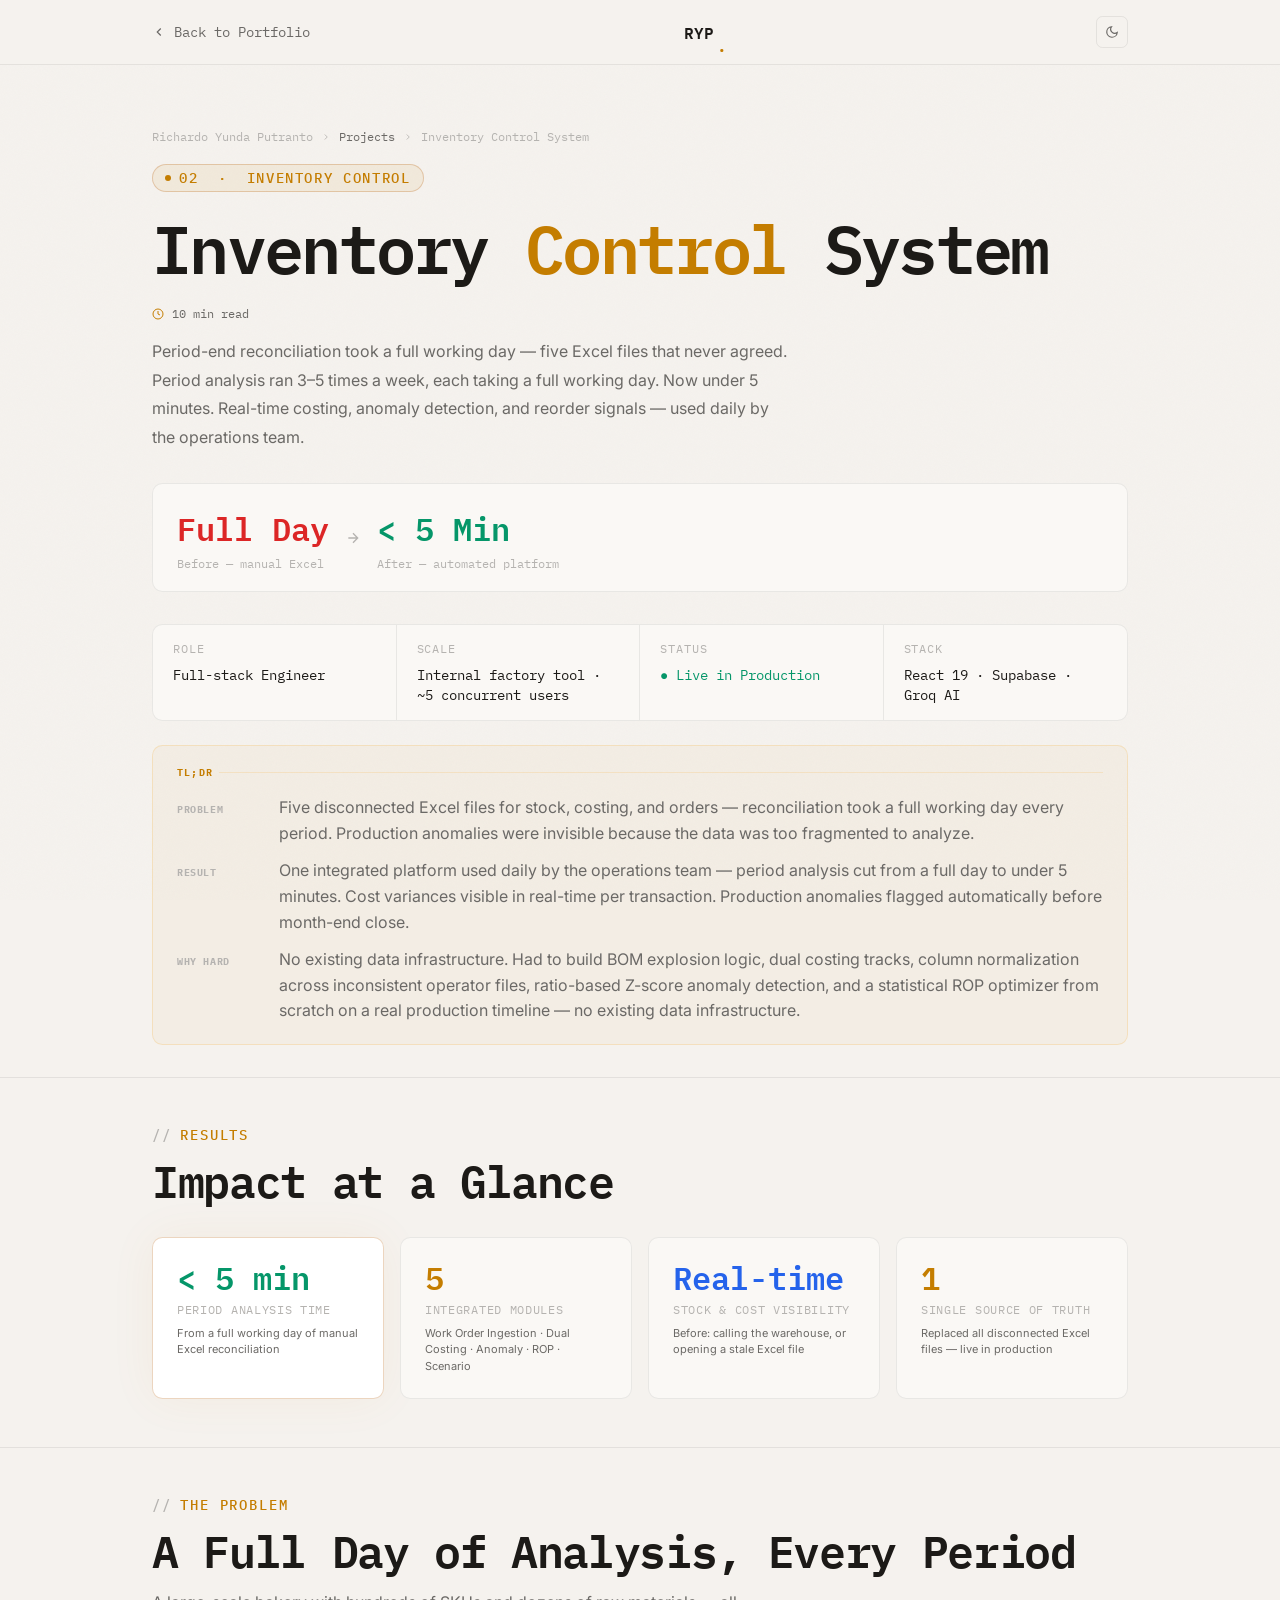
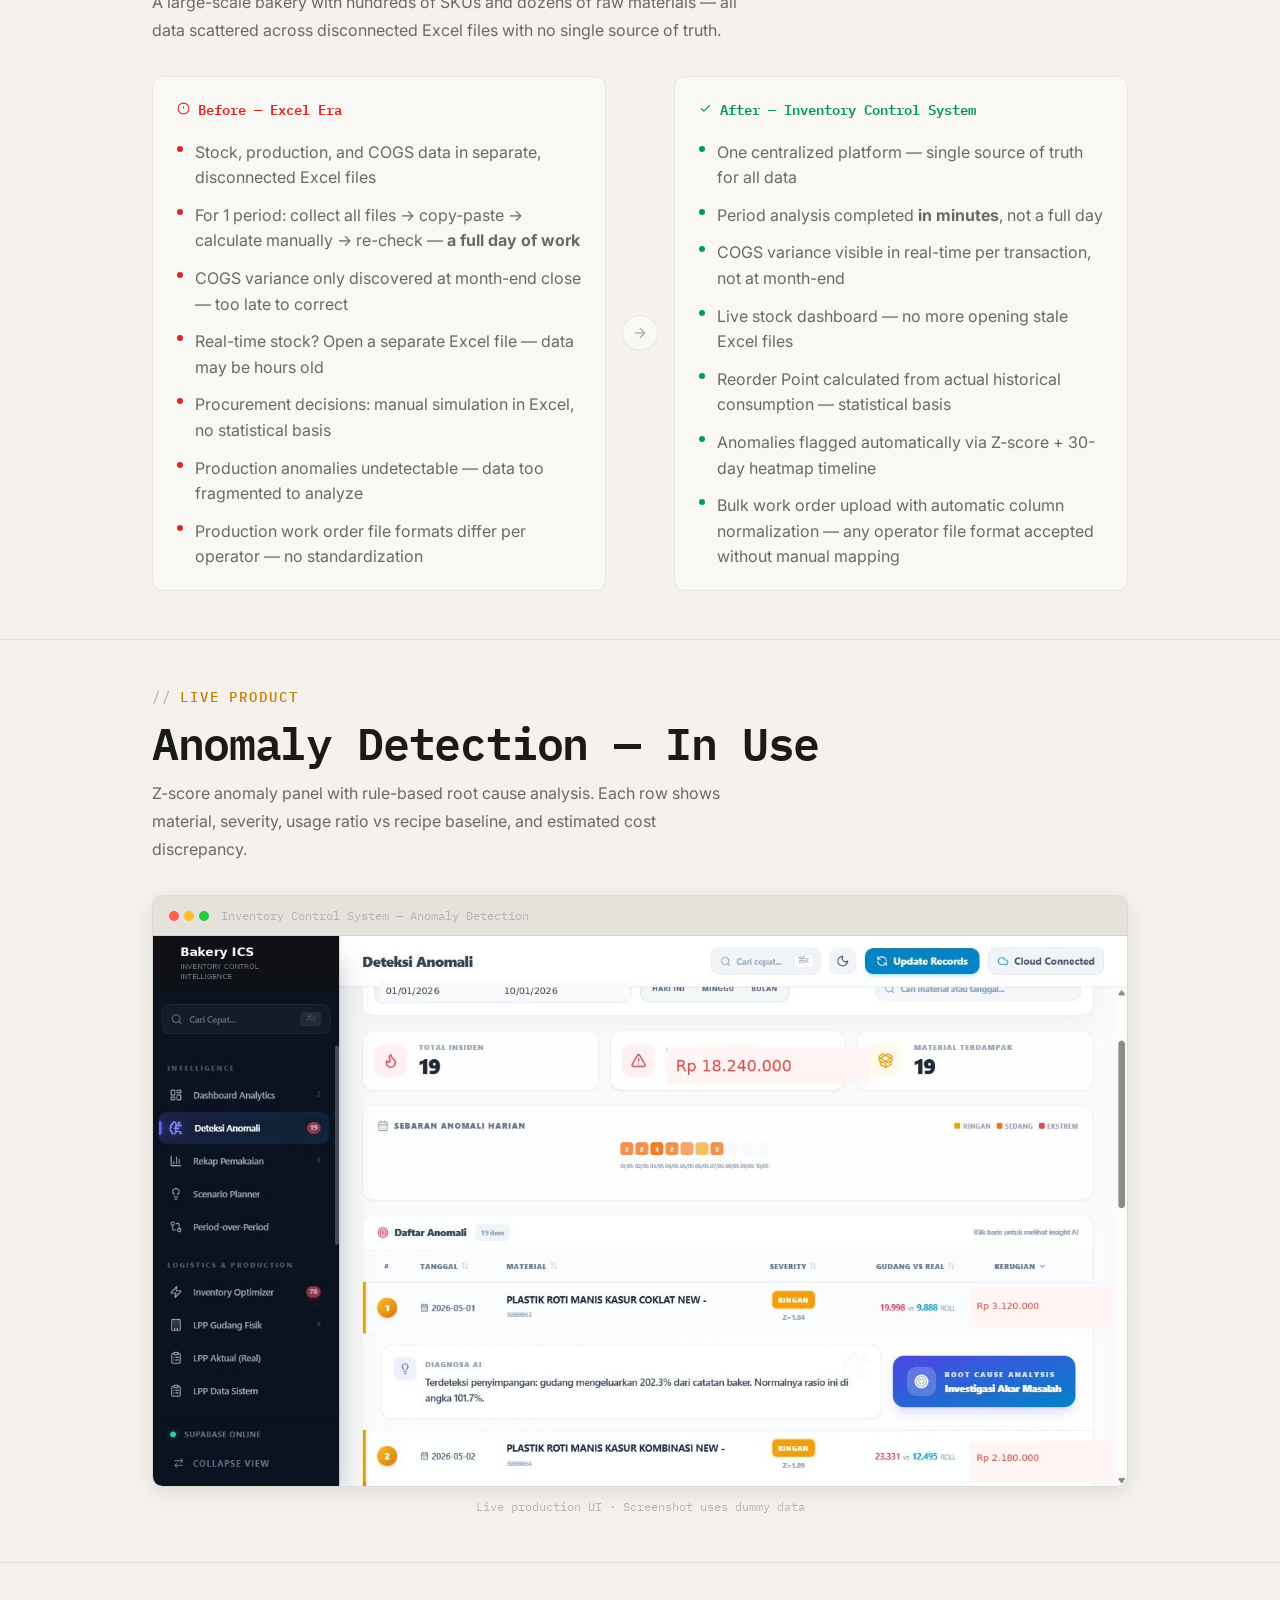
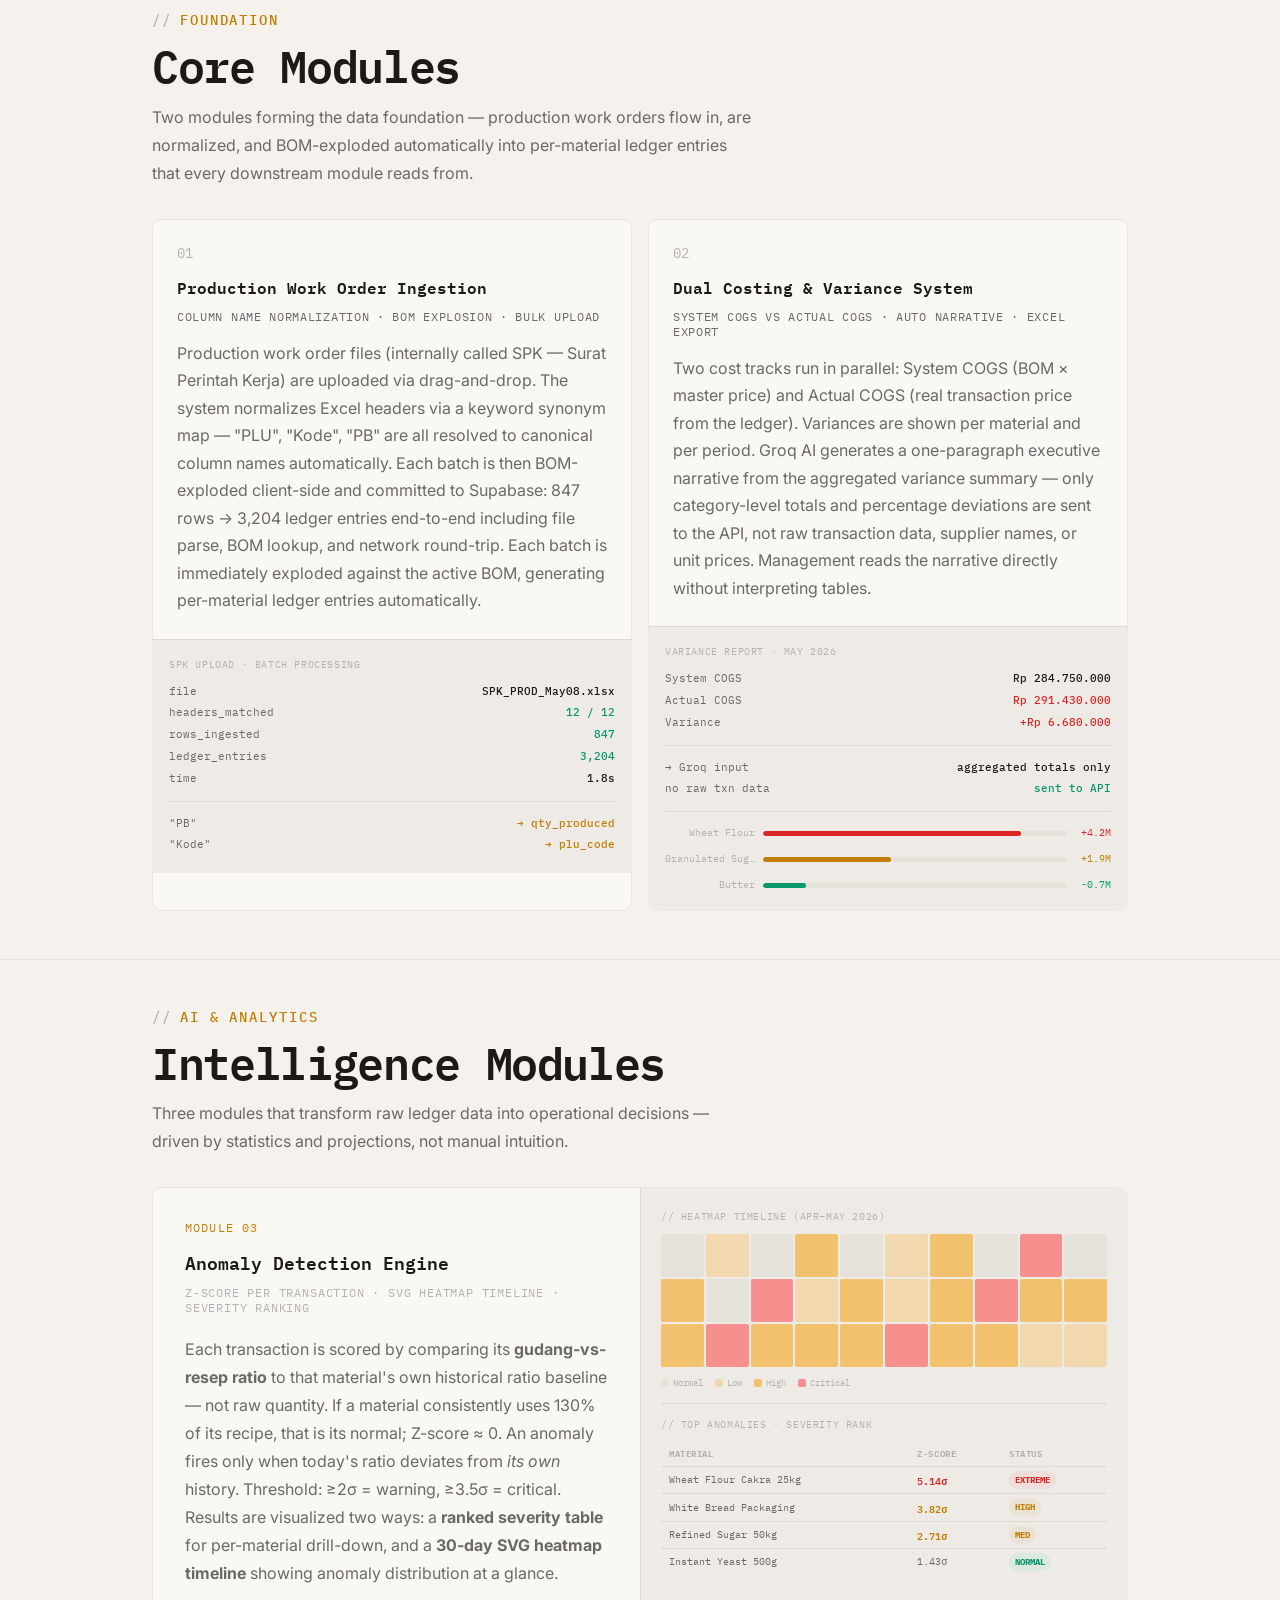
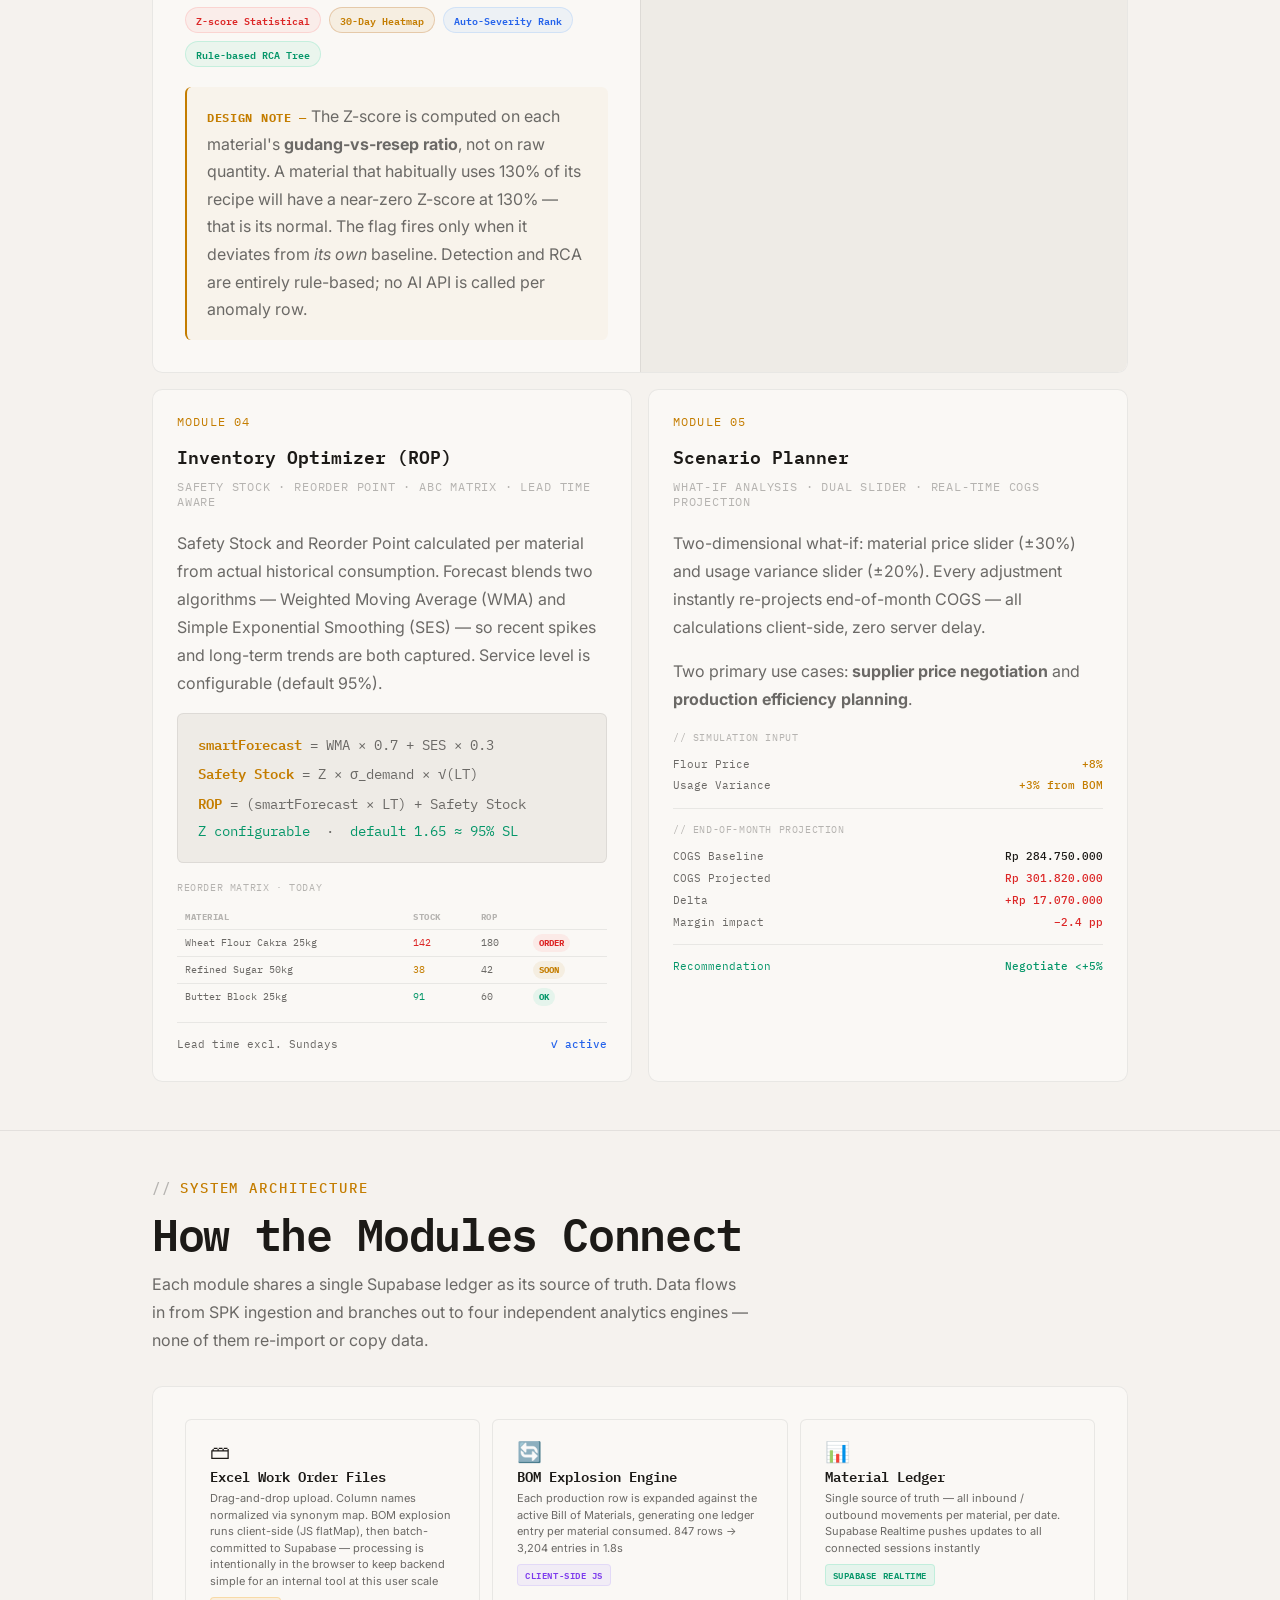
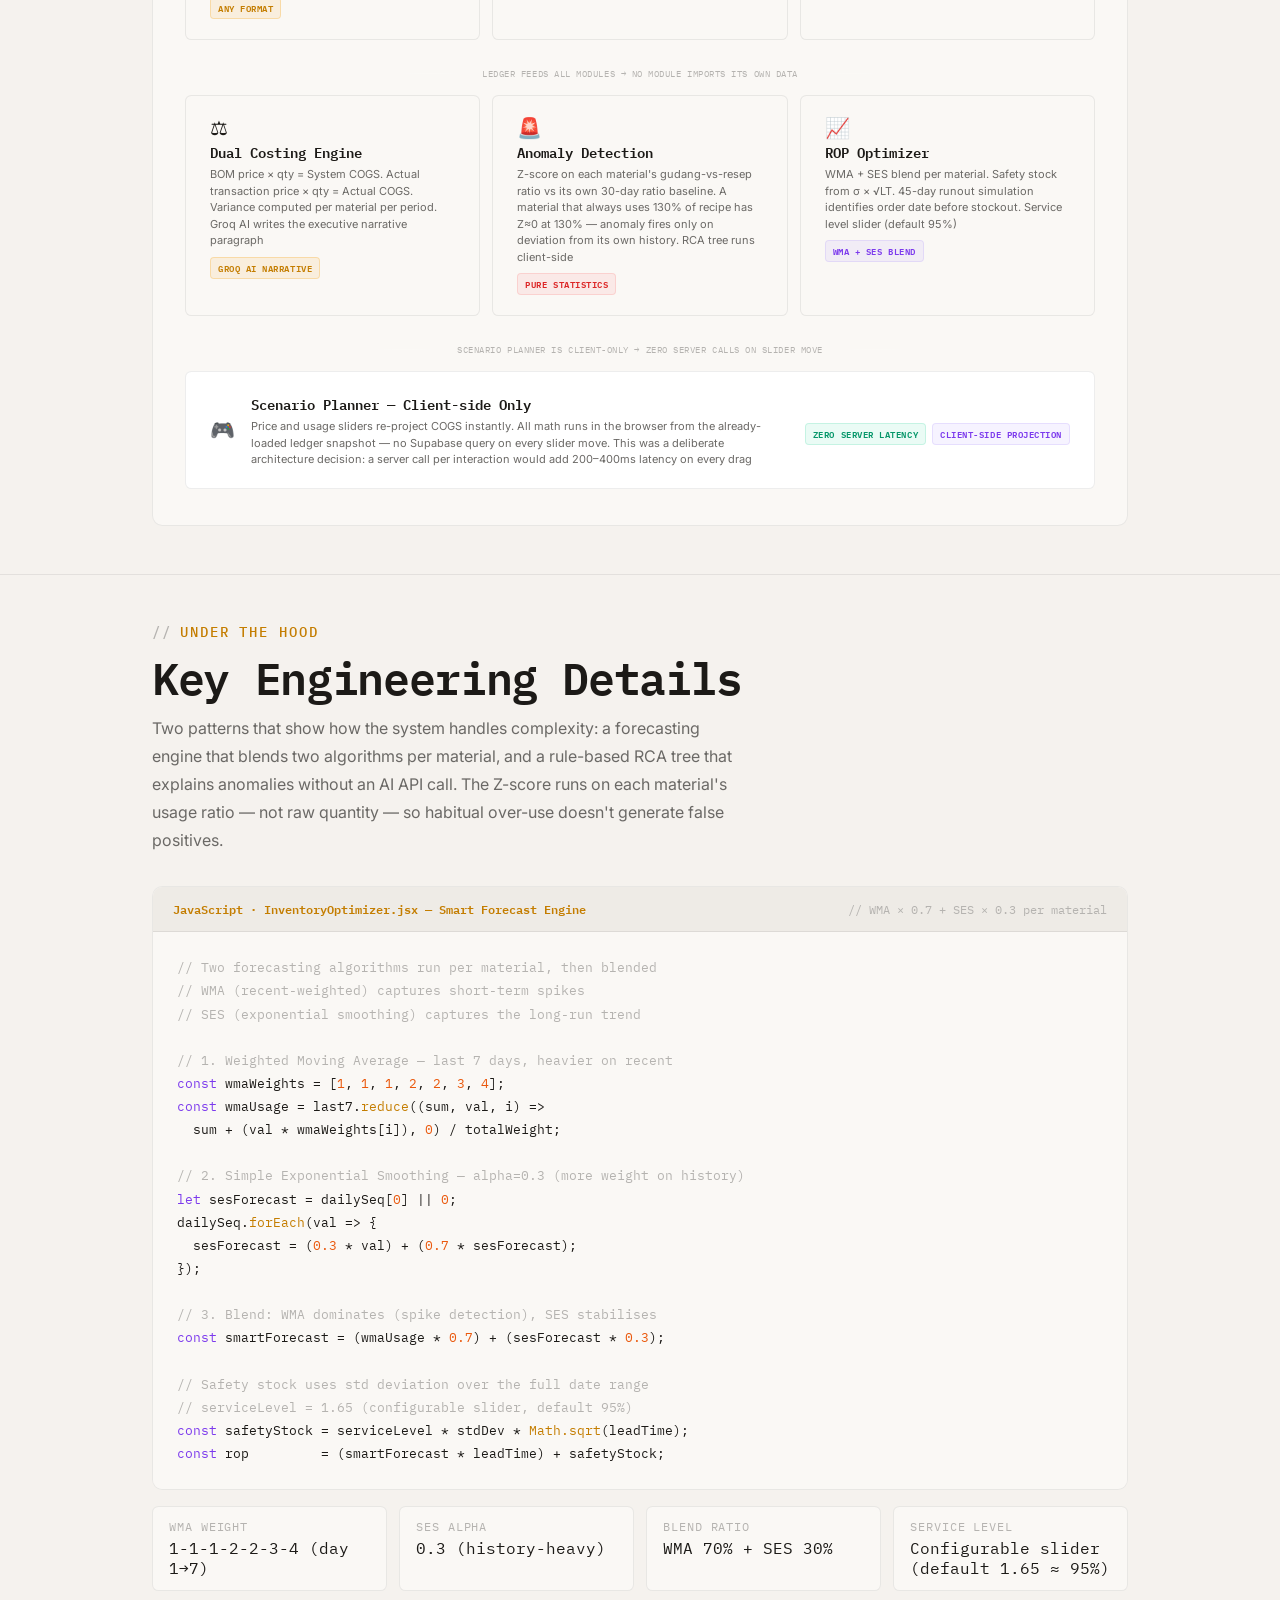
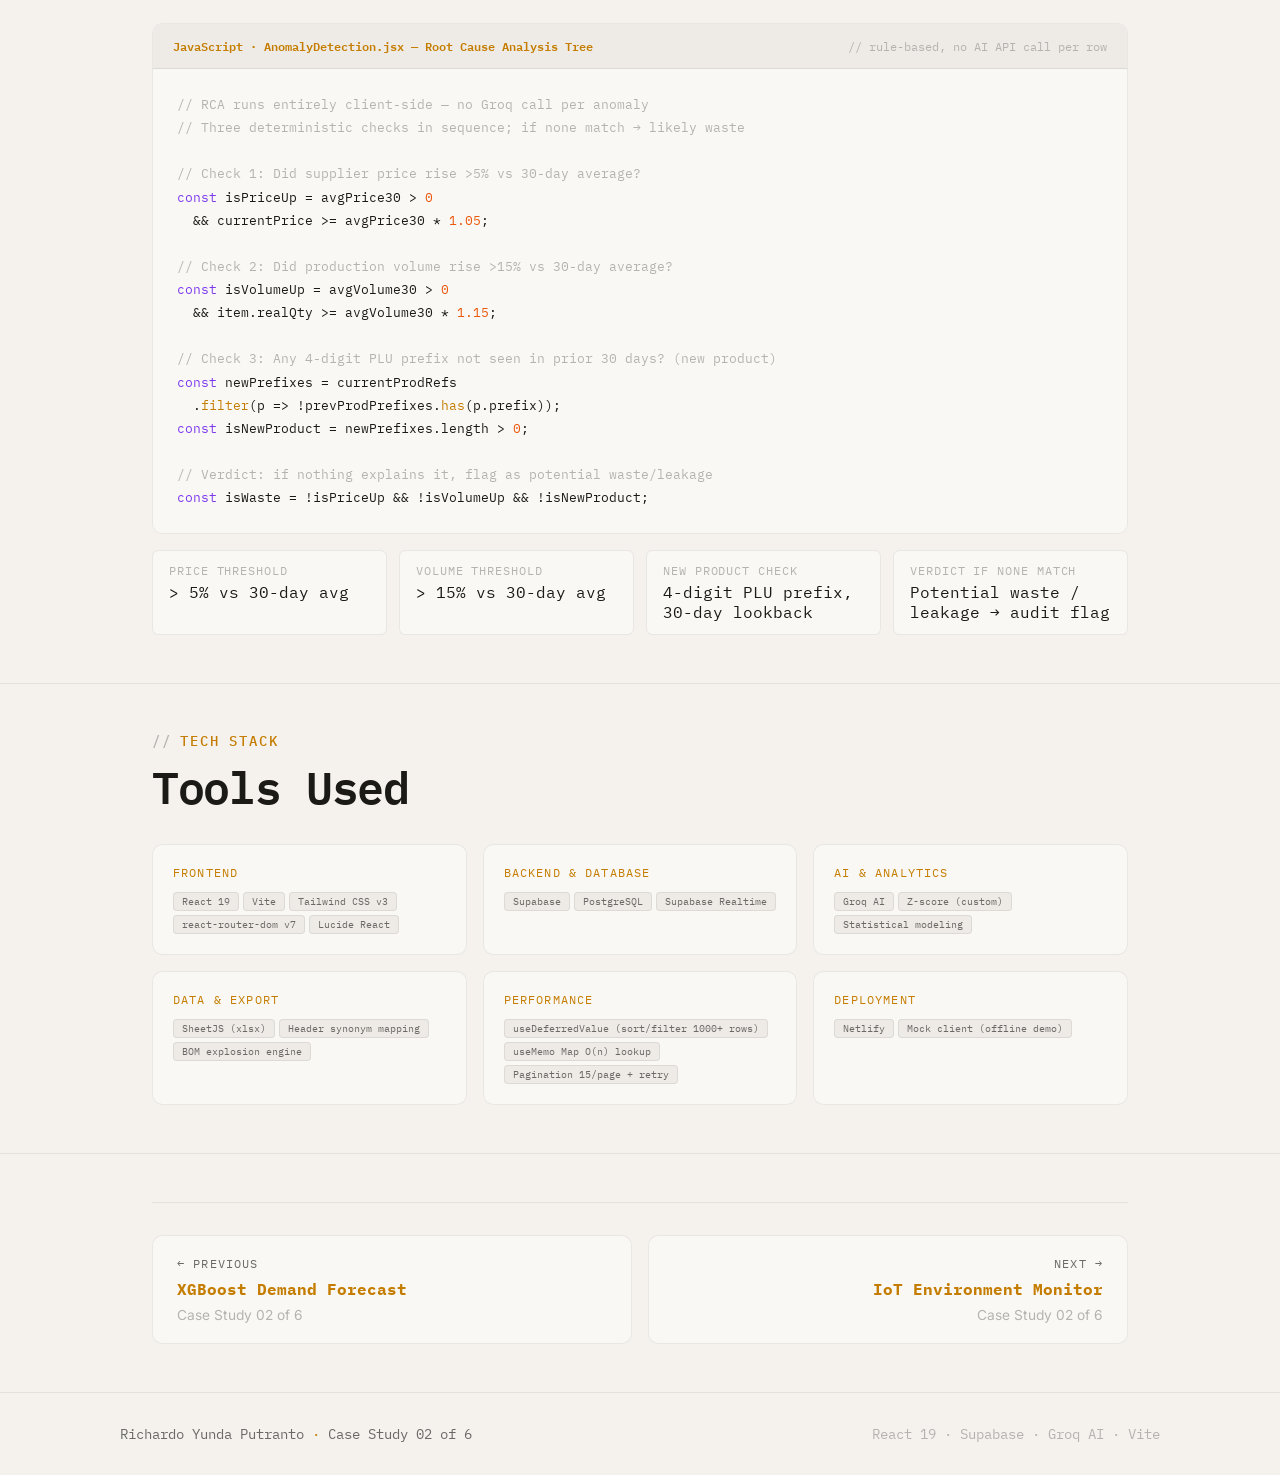
<file: ics-case-study.html>
<!DOCTYPE html>
<html lang="en" data-theme="dark">
<head>
<script>
  (function() {
    var savedTheme = localStorage.getItem('theme');
    var theme = savedTheme || (window.matchMedia('(prefers-color-scheme: dark)').matches ? 'dark' : 'light');
    document.documentElement.setAttribute('data-theme', theme);
  })();
</script>
<meta charset="UTF-8"/>
<meta name="viewport" content="width=device-width, initial-scale=1.0"/>
<title>Inventory Control System — Case Study · Richardo Yunda Putranto</title>
<meta property="og:type" content="article"/>
<meta property="og:title" content="Inventory Control System — Case Study · Richardo Yunda Putranto"/>
<meta property="og:description" content="Inventory Control System: centralizing production costing and inventory intelligence for a large-scale bakery. Full-day analysis to under 5 minutes."/>
<meta name="twitter:card" content="summary"/>
<meta name="twitter:title" content="Inventory Control System — Case Study · Richardo Yunda Putranto"/>
<link rel="canonical" href="https://richardoyunda.github.io/portfolio/ics-case-study.html"/>
<meta name="description" content="Inventory Control System: centralizing production costing and inventory intelligence for a large-scale bakery. Full-day analysis to under 5 minutes."/>
<link rel="icon" href="data:image/svg+xml,<svg xmlns='http://www.w3.org/2000/svg' viewBox='0 0 32 32'><rect width='32' height='32' rx='6' fill='%23f59e0b'/><text x='16' y='22' font-family='monospace' font-size='16' font-weight='bold' text-anchor='middle' fill='%230a0908'>R</text></svg>"/>
<meta property="og:title" content="ICS — Case Study · Richardo Yunda Putranto"/>
<meta property="og:description" content="Centralizing inventory &amp; costing for a large-scale bakery — from full-day Excel analysis to minutes."/>
<link rel="preconnect" href="https://fonts.googleapis.com"/>
<link rel="preconnect" href="https://fonts.gstatic.com" crossorigin/>
<link href="https://fonts.googleapis.com/css2?family=IBM+Plex+Mono:wght@400;500;600&family=Inter:wght@400;500;600&display=swap" rel="stylesheet"/>
<style>


</style>
<link rel="stylesheet" href="common.css"/>
<style>
/* ═══ ARCH ═══ */
.arch-wrap{background:var(--sf);border:1px solid var(--bd);border-radius:var(--rlg);padding:var(--sp8) var(--sp8) var(--sp6);overflow:hidden;}


/* ═══ SCREENSHOT ═══ */
.ss-wrap{background:var(--sf3);border:1px solid var(--bd);border-radius:var(--rlg);overflow:hidden;box-shadow:var(--shmd);}
.ss-bar{background:var(--sf4);padding:var(--sp3) var(--sp4);display:flex;align-items:center;gap:var(--sp3);border-bottom:1px solid var(--bd);}
.ss-dots{display:flex;gap:5px;}
.ss-dot{width:10px;height:10px;border-radius:50%;}
.ss-url{flex:1;font-family:var(--mono);font-size:var(--t2xs);color:var(--txf);}
.ss-caption{font-family:var(--mono);font-size:var(--t2xs);color:var(--txf);text-align:center;margin-top:var(--sp3);}
/* ═══ WAPE 2-COL ═══ */
.wape-2col{display:grid;grid-template-columns:1fr 1fr;gap:var(--sp6);align-items:start;}
@media(max-width:700px){.wape-2col{grid-template-columns:1fr;}}

/* ═══ RESPONSIVE ═══ */
@media(max-width:900px){
  .impact-grid{grid-template-columns:repeat(2,1fr);}
  .prob-grid{grid-template-columns:1fr 1fr;}
  .ba-wrap{grid-template-columns:1fr;}
  .ba-divider{display:none;}
  .challenge-layout,.challenge-layout-rev{grid-template-columns:1fr;}
  .challenge-layout-rev .ch-mock{order:0;}
  .challenge-layout-rev .ch-text{border-left:none;border-top:1px solid var(--bd);}
  .ch-text{border-right:none;border-bottom:1px solid var(--bd);}
  .arch-row,.arch-row-2{grid-template-columns:1fr;}
  .meta-row{grid-template-columns:repeat(2,1fr);}
  .meta:nth-child(2){border-right:none;}
  .meta:nth-child(3),.meta:nth-child(4){border-top:1px solid var(--bd);}
  .tech-grid{grid-template-columns:1fr 1fr;}
}
@media(max-width:640px){
  .container{padding-inline:var(--sp5);}
  .nav-in{padding-inline:var(--sp5);}
  .impact-grid{grid-template-columns:1fr 1fr;}
  .prob-grid{grid-template-columns:1fr;}
  .tech-grid{grid-template-columns:1fr;}
  .meta-row{grid-template-columns:1fr;}
  .meta{border-right:none!important;border-top:1px solid var(--bd);}
  .meta:first-child{border-top:none;}
  .fgr{grid-template-columns:1fr;}
  .eff-callout{flex-direction:column;align-items:flex-start;}
  .eff-arr{display:none;}
  section{padding-block:clamp(var(--sp6),4vw,var(--sp10));}
}


/* ═══ ICS MODULE CARDS ═══ */
.mod-grid{display:grid;grid-template-columns:1fr 1fr;gap:var(--sp4);}
.mod-card{background:var(--sf);border:1px solid var(--bd);border-radius:var(--rlg);overflow:hidden;position:relative;transition:border-color .3s var(--ease),box-shadow .3s var(--ease),transform .25s var(--ease);}
.mod-card::before{content:'';position:absolute;left:0;top:14px;bottom:14px;width:2px;background:var(--amb);border-radius:2px;transform:scaleY(0);transform-origin:bottom;transition:transform .35s var(--ease);}
.mod-card:hover{border-color:var(--bdh);box-shadow:var(--shmd);transform:translateY(-2px);}
.mod-card:hover::before{transform:scaleY(1);}
.mod-card-body{padding:var(--sp6);}
.mod-num{font-family:var(--mono);font-size:var(--txs);color:var(--txf);margin-bottom:var(--sp3);}
.mod-title{font-family:var(--mono);font-size:var(--tsm);font-weight:600;color:var(--tx);margin-bottom:var(--sp2);}
.mod-type{font-family:var(--mono);font-size:var(--t2xs);color:var(--txm);letter-spacing:.06em;text-transform:uppercase;margin-bottom:var(--sp4);}
.mod-desc{font-size:var(--tsm);color:var(--txm);line-height:1.72;}
.mod-mock{border-top:1px solid var(--bd);background:var(--sf3);}

/* ═══ FORMULA BOX ═══ */
.formula-box{background:var(--sf3);border:1px solid var(--bd);border-radius:var(--rmd);padding:var(--sp4) var(--sp5);font-family:var(--mono);font-size:var(--txs);color:var(--txm);line-height:2;margin-bottom:var(--sp4);}
.f-n{color:var(--amb);font-weight:600;}
.f-v{color:var(--grn);}

/* ═══ FEATURED MODULE (full-width) ═══ */
.feat-mod{background:var(--sf);border:1px solid var(--bd);border-radius:var(--rlg);overflow:hidden;position:relative;margin-bottom:var(--sp4);transition:border-color .3s var(--ease),box-shadow .3s var(--ease),transform .25s var(--ease);}
.feat-mod::before{content:'';position:absolute;left:0;top:14px;bottom:14px;width:2px;background:var(--amb);border-radius:2px;transform:scaleY(0);transform-origin:bottom;transition:transform .35s var(--ease);}
.feat-mod:hover{border-color:var(--bdh);box-shadow:var(--shmd);transform:translateY(-2px);}
.feat-mod:hover::before{transform:scaleY(1);}
.feat-layout{display:grid;grid-template-columns:1fr 1fr;gap:0;}
.feat-body{padding:var(--sp8);}
.feat-mock{background:var(--sf3);border-left:1px solid var(--bd);}
.feat-tag{font-family:var(--mono);font-size:var(--t2xs);color:var(--amb);letter-spacing:.1em;text-transform:uppercase;margin-bottom:var(--sp3);}
.feat-title{font-family:var(--mono);font-size:var(--tbase);font-weight:600;color:var(--tx);margin-bottom:var(--sp2);}
.feat-sub{font-family:var(--mono);font-size:var(--t2xs);color:var(--txf);letter-spacing:.07em;text-transform:uppercase;margin-bottom:var(--sp5);}
.feat-desc{font-size:var(--tsm);color:var(--txm);line-height:1.75;margin-bottom:var(--sp5);}
.ai-pills{display:flex;flex-wrap:wrap;gap:var(--sp2);}
.ai-pill{font-family:var(--mono);font-size:10px;font-weight:600;padding:3px 10px;border-radius:var(--rfull);border:1px solid transparent;}
.ai-duo{display:grid;grid-template-columns:1fr 1fr;gap:var(--sp4);}
.ai-card{background:var(--sf);border:1px solid var(--bd);border-radius:var(--rlg);padding:var(--sp6);position:relative;overflow:hidden;transition:border-color .3s var(--ease),box-shadow .3s var(--ease),transform .25s var(--ease);}
.ai-card::before{content:'';position:absolute;left:0;top:12px;bottom:12px;width:2px;background:var(--amb);border-radius:2px;transform:scaleY(0);transform-origin:bottom;transition:transform .35s var(--ease);}
.ai-card:hover{border-color:var(--bdh);box-shadow:var(--shmd);transform:translateY(-2px);}
.ai-card:hover::before{transform:scaleY(1);}

/* ═══ HEATMAP ═══ */
.mm-heatmap{display:grid;grid-template-columns:repeat(10,1fr);gap:2px;margin-bottom:var(--sp2);}
.hc{aspect-ratio:1;border-radius:2px;}
.h0{background:var(--sf4);}
.h1{background:rgba(245,158,11,.25);}
.h2{background:rgba(245,158,11,.55);}
.h3{background:rgba(248,113,113,.75);}
.mm-heat-legend{display:flex;gap:var(--sp3);margin-bottom:var(--sp3);}
.hl-item{display:flex;align-items:center;gap:4px;font-size:9px;color:var(--txf);}
.hl-box{width:8px;height:8px;border-radius:2px;}

/* ═══ TABLE IN MOCK ═══ */
.mm-tbl{width:100%;border-collapse:collapse;}
.mm-tbl th{font-size:9px;color:var(--txf);text-align:left;padding:var(--sp1) var(--sp2);border-bottom:1px solid var(--bd);letter-spacing:.06em;text-transform:uppercase;}
.mm-tbl td{font-size:10px;padding:4px var(--sp2);color:var(--txm);border-bottom:1px solid var(--bd);}
.mm-tbl tr:last-child td{border-bottom:none;}
.pill{display:inline-block;padding:1px 6px;border-radius:var(--rfull);font-size:9px;font-weight:700;font-family:var(--mono);}
.pr{background:rgba(248,113,113,.1);color:var(--red);}
.pa{background:var(--adim);color:var(--amb);}
.pg{background:rgba(52,211,153,.1);color:var(--grn);}

/* ═══ BAR CHART IN MOCK ═══ */
.mm-barchart{display:flex;flex-direction:column;gap:var(--sp2);}
.mm-brow{display:flex;align-items:center;gap:var(--sp2);}
.mm-blbl{width:90px;font-size:10px;color:var(--txf);text-align:right;flex-shrink:0;white-space:nowrap;overflow:hidden;text-overflow:ellipsis;}
.mm-btrk{flex:1;height:5px;background:var(--sf4);border-radius:var(--rfull);overflow:hidden;}
.mm-bfil{height:100%;border-radius:var(--rfull);}
.mm-bval{font-size:10px;color:var(--txm);width:36px;text-align:right;flex-shrink:0;}

@media(max-width:900px){
  .feat-layout{grid-template-columns:1fr;}
  .feat-mock{border-left:none;border-top:1px solid var(--bd);}
  .ai-duo{grid-template-columns:1fr;}
  .mod-grid{grid-template-columns:1fr;}
}




.read-time{display:inline-flex;align-items:center;gap:var(--sp2);font-family:var(--mono);font-size:var(--t2xs);color:var(--txm);margin-bottom:var(--sp4);}
.read-time svg{color:var(--amb);}


/* ── Prev/Next Navigation ── */
.proj-nav{display:grid;grid-template-columns:1fr 1fr;gap:var(--sp4);margin-top:var(--sp12);padding-top:var(--sp8);border-top:1px solid var(--bd);}
.proj-nav-link{background:var(--sf);border:1px solid var(--bd);border-radius:var(--rlg);padding:var(--sp5) var(--sp6);display:flex;flex-direction:column;gap:var(--sp2);text-decoration:none;position:relative;overflow:hidden;transition:transform var(--tr),box-shadow var(--tr),border-color var(--tr);}
.proj-nav-link::before{content:'';position:absolute;left:0;top:0;bottom:0;width:3px;background:var(--amb);transform:scaleY(0);transform-origin:bottom;transition:transform .4s var(--ease);}
.proj-nav-link:hover{transform:translateY(-2px);box-shadow:var(--shmd);border-color:var(--bda);}
.proj-nav-link:hover::before{transform:scaleY(1);}
.proj-nav-link.next{text-align:right;}
.proj-nav-link.next::before{left:auto;right:0;}
.proj-nav-dir{font-family:var(--mono);font-size:var(--t2xs);color:var(--txm);letter-spacing:.1em;text-transform:uppercase;}
.proj-nav-title{font-family:var(--mono);font-size:var(--tsm);font-weight:700;color:var(--amb);}
.proj-nav-num{font-size:var(--txs);color:var(--txf);}
.proj-nav-empty{display:block;}
@media(max-width:560px){.proj-nav{grid-template-columns:1fr;}}
.skip-link{position:absolute;top:-40px;left:0;background:var(--amb);color:#000;padding:8px 16px;z-index:10000;font-family:var(--mono);font-size:var(--txs);transition:top .2s;}
.skip-link:focus{top:0;}
.tbtn svg{transition:transform .3s var(--ease),opacity .2s;}
</style>
</head>
<body>
<a href="#main-content" class="skip-link">Skip to content</a>

<!-- Progress bar -->
<div class="progbar" aria-hidden="true" id="pgb"></div>

<!-- NAV -->
<nav>
  <div class="nav-in">
    <a href="index.html" class="nav-back">
      <svg viewBox="0 0 24 24" fill="none" stroke="currentColor" stroke-width="2"><path d="m15 18-6-6 6-6"/></svg>
      Back to Portfolio
    </a>
    <a href="index.html" class="nav-logo">RYP<span class="dot">.</span></a>
    <button class="tbtn" data-theme-toggle aria-label="Toggle theme">
      <svg width="14" height="14" viewBox="0 0 24 24" fill="none" stroke="currentColor" stroke-width="2"><path d="M21 12.79A9 9 0 1 1 11.21 3 7 7 0 0 0 21 12.79z"/></svg>
    </button>
  </div>
</nav>
<main id="main-content">

<!-- HERO -->
<section id="main-content" class="hero">
  <div class="container">
    <div class="crumb reveal">
      <span>Richardo Yunda Putranto</span>
      <svg viewBox="0 0 24 24" fill="none" stroke="currentColor" stroke-width="2"><path d="m9 18 6-6-6-6"/></svg>
      <a href="index.html">Projects</a>
      <svg viewBox="0 0 24 24" fill="none" stroke="currentColor" stroke-width="2"><path d="m9 18 6-6-6-6"/></svg>
      <span>Inventory Control System</span>
    </div>

    <div class="eyebrow reveal">
      <span class="pulse"></span>
      02 &nbsp;&middot;&nbsp; Inventory Control
    </div>

    <h1 class="hero-title reveal d1">Inventory <span class="a">Control</span> System</h1>
    <div class="read-time reveal d1"><svg width="12" height="12" viewBox="0 0 24 24" fill="none" stroke="currentColor" stroke-width="2"><circle cx="12" cy="12" r="10"/><polyline points="12 6 12 12 16 14"/></svg>10 min read</div>
    <p class="hero-sub reveal d1">Period-end reconciliation took a full working day — five Excel files that never agreed. Period analysis ran 3–5 times a week, each taking a full working day. Now under 5 minutes. Real-time costing, anomaly detection, and reorder signals — used daily by the operations team.</p>

    <div class="eff-callout reveal d2">
      <div class="eff-block old">
        <span class="eff-val">Full Day</span>
        <span class="eff-lbl">Before &mdash; manual Excel</span>
      </div>
      <div class="eff-arr">
        <svg viewBox="0 0 24 24" fill="none" stroke="currentColor" stroke-width="2"><path d="M5 12h14M12 5l7 7-7 7"/></svg>
      </div>
      <div class="eff-block new">
        <span class="eff-val">&lt; 5 Min</span>
        <span class="eff-lbl">After &mdash; automated platform</span>
      </div>
    </div>

    <div class="meta-row reveal d2">
      <div class="meta">
        <span class="meta-l">Role</span>
        <span class="meta-v">Full-stack Engineer</span>
      </div>
      <div class="meta">
        <span class="meta-l">Scale</span>
        <span class="meta-v">Internal factory tool &middot; ~5 concurrent users</span>
      </div>
      <div class="meta">
        <span class="meta-l">Status</span>
        <span class="meta-v" style="color:var(--grn)">&#9679; Live in Production</span>
      </div>
      <div class="meta">
        <span class="meta-l">Stack</span>
        <span class="meta-v">React 19 &middot; Supabase &middot; Groq AI</span>
      </div>
    </div>
  </div>
</section>

<!-- TL;DR -->
<div class="container">
  <div class="tldr-box reveal">
    <div class="tldr-lbl">TL;DR</div>
    <div class="tldr-rows">
      <div class="tldr-row">
        <div class="tldr-key">Problem</div>
        <div class="tldr-txt">Five disconnected Excel files for stock, costing, and orders &mdash; reconciliation took a full working day every period. Production anomalies were invisible because the data was too fragmented to analyze.</div>
      </div>
      <div class="tldr-row">
        <div class="tldr-key">Result</div>
        <div class="tldr-txt">One integrated platform used daily by the operations team &mdash; period analysis cut from a full day to under 5 minutes. Cost variances visible in real-time per transaction. Production anomalies flagged automatically before month-end close.</div>
      </div>
      <div class="tldr-row">
        <div class="tldr-key">Why hard</div>
        <div class="tldr-txt">No existing data infrastructure. Had to build BOM explosion logic, dual costing tracks, column normalization across inconsistent operator files, ratio-based Z-score anomaly detection, and a statistical ROP optimizer from scratch on a real production timeline &mdash; no existing data infrastructure.</div>
      </div>
    </div>
  </div>
</div>

<hr class="dv"/>

<!-- IMPACT -->
<section id="impact">
  <div class="container">
    <div class="sec-head reveal">
      <div class="sec-lbl">Results</div>
      <h2 class="sec-title">Impact at a Glance</h2>
    </div>
    <div class="impact-grid">
      <div class="ic hi reveal">
        <div class="ic-num grn">&lt; 5 min</div>
        <div class="ic-lbl">Period analysis time</div>
        <div class="ic-sub">From a full working day of manual Excel reconciliation</div>
      </div>
      <div class="ic reveal d1">
        <div class="ic-num amb">5</div>
        <div class="ic-lbl">Integrated modules</div>
        <div class="ic-sub">Work Order Ingestion &middot; Dual Costing &middot; Anomaly &middot; ROP &middot; Scenario</div>
      </div>
      <div class="ic reveal d2">
        <div class="ic-num blu">Real-time</div>
        <div class="ic-lbl">Stock &amp; cost visibility</div>
        <div class="ic-sub">Before: calling the warehouse, or opening a stale Excel file</div>
      </div>
      <div class="ic reveal d3">
        <div class="ic-num amb">1</div>
        <div class="ic-lbl">Single source of truth</div>
        <div class="ic-sub">Replaced all disconnected Excel files &mdash; live in production</div>
      </div>
    </div>
  </div>
</section>

<hr class="dv"/>

<!-- PROBLEM -->
<section id="problem">
  <div class="container">
    <div class="sec-head reveal">
      <div class="sec-lbl">The Problem</div>
      <h2 class="sec-title">A Full Day of Analysis, Every Period</h2>
      <p class="sec-sub">A large-scale bakery with hundreds of SKUs and dozens of raw materials &mdash; all data scattered across disconnected Excel files with no single source of truth.</p>
    </div>

    <div class="ba-wrap reveal">
      <div class="ba-col ba-before">
        <div class="ba-head">
          <svg viewBox="0 0 24 24" fill="none" stroke="currentColor" stroke-width="2"><circle cx="12" cy="12" r="10"/><line x1="12" y1="8" x2="12" y2="12"/><line x1="12" y1="16" x2="12.01" y2="16"/></svg>
          Before &mdash; Excel Era
        </div>
        <ul class="ba-list">
          <li><span class="dot red"></span><span>Stock, production, and COGS data in separate, disconnected Excel files</span></li>
          <li><span class="dot red"></span><span>For 1 period: collect all files &rarr; copy-paste &rarr; calculate manually &rarr; re-check &mdash; <strong>a full day of work</strong></span></li>
          <li><span class="dot red"></span><span>COGS variance only discovered at month-end close &mdash; too late to correct</span></li>
          <li><span class="dot red"></span><span>Real-time stock? Open a separate Excel file &mdash; data may be hours old</span></li>
          <li><span class="dot red"></span><span>Procurement decisions: manual simulation in Excel, no statistical basis</span></li>
          <li><span class="dot red"></span><span>Production anomalies undetectable &mdash; data too fragmented to analyze</span></li>
          <li><span class="dot red"></span><span>Production work order file formats differ per operator &mdash; no standardization</span></li>
        </ul>
      </div>
      <div class="ba-divider">
        <div class="ba-arr">
          <svg viewBox="0 0 24 24" fill="none" stroke="currentColor" stroke-width="2.5"><path d="M5 12h14M12 5l7 7-7 7"/></svg>
        </div>
      </div>
      <div class="ba-col ba-after">
        <div class="ba-head">
          <svg viewBox="0 0 24 24" fill="none" stroke="currentColor" stroke-width="2"><polyline points="20 6 9 17 4 12"/></svg>
          After &mdash; Inventory Control System
        </div>
        <ul class="ba-list">
          <li><span class="dot grn"></span><span>One centralized platform &mdash; single source of truth for all data</span></li>
          <li><span class="dot grn"></span><span>Period analysis completed <strong>in minutes</strong>, not a full day</span></li>
          <li><span class="dot grn"></span><span>COGS variance visible in real-time per transaction, not at month-end</span></li>
          <li><span class="dot grn"></span><span>Live stock dashboard &mdash; no more opening stale Excel files</span></li>
          <li><span class="dot grn"></span><span>Reorder Point calculated from actual historical consumption &mdash; statistical basis</span></li>
          <li><span class="dot grn"></span><span>Anomalies flagged automatically via Z-score + 30-day heatmap timeline</span></li>
          <li><span class="dot grn"></span><span>Bulk work order upload with automatic column normalization &mdash; any operator file format accepted without manual mapping</span></li>
        </ul>
      </div>
    </div>
  </div>
</section>

<hr class="dv"/>

<!-- LIVE PRODUCT / SCREENSHOT -->
<section id="live-ui">
  <div class="container">
    <div class="sec-head reveal">
      <div class="sec-lbl">Live Product</div>
      <h2 class="sec-title">Anomaly Detection &mdash; In Use</h2>
      <p class="sec-sub">Z-score anomaly panel with rule-based root cause analysis. Each row shows material, severity, usage ratio vs recipe baseline, and estimated cost discrepancy.</p>
    </div>
    <div class="ss-wrap reveal d1">
      <div class="ss-bar">
        <div class="ss-dots">
          <div class="ss-dot" style="background:#ff5f57"></div>
          <div class="ss-dot" style="background:#ffbd2e"></div>
          <div class="ss-dot" style="background:#28c840"></div>
        </div>
        <span class="ss-url">Inventory Control System &mdash; Anomaly Detection</span>
      </div>
      <img src="cover-ics-case-study.jpg" alt="ICS anomaly detection dashboard — dummy data" style="width:100%;display:block;" loading="lazy"/>
    </div>
    <p class="ss-caption reveal d2">Live production UI &middot; Screenshot uses dummy data</p>
  </div>
</section>

<hr class="dv"/>

<!-- CORE MODULES (foundation) -->
<section id="modules">
  <div class="container">
    <div class="sec-head reveal">
      <div class="sec-lbl">Foundation</div>
      <h2 class="sec-title">Core Modules</h2>
      <p class="sec-sub">Two modules forming the data foundation &mdash; production work orders flow in, are normalized, and BOM-exploded automatically into per-material ledger entries that every downstream module reads from.</p>
    </div>

    <div class="mod-grid">
      <!-- SPK Ingestion -->
      <div class="mod-card reveal">
        <div class="mod-card-body">
          <div class="mod-num">01</div>
          <div class="mod-title">Production Work Order Ingestion</div>
          <div class="mod-type">Column Name Normalization &middot; BOM Explosion &middot; Bulk Upload</div>
          <p class="mod-desc">Production work order files (internally called SPK &mdash; Surat Perintah Kerja) are uploaded via drag-and-drop. The system normalizes Excel headers via a keyword synonym map &mdash; "PLU", "Kode", "PB" are all resolved to canonical column names automatically. Each batch is then BOM-exploded client-side and committed to Supabase: 847 rows &rarr; 3,204 ledger entries end-to-end including file parse, BOM lookup, and network round-trip. Each batch is immediately exploded against the active BOM, generating per-material ledger entries automatically.</p>
        </div>
        <div class="mod-mock">
          <div class="tm-body" style="font-size:11px;padding:var(--sp4);">
            <div class="tm-lbl">SPK Upload &middot; Batch processing</div>
            <div class="tmr"><span class="tmk">file</span><span class="tmv">SPK_PROD_May08.xlsx</span></div>
            <div class="tmr"><span class="tmk">headers_matched</span><span class="tmv grn">12 / 12</span></div>
            <div class="tmr"><span class="tmk">rows_ingested</span><span class="tmv grn">847</span></div>
            <div class="tmr"><span class="tmk">ledger_entries</span><span class="tmv grn">3,204</span></div>
            <div class="tmr"><span class="tmk">time</span><span class="tmv">1.8s</span></div>
            <div class="tm-div"></div>
            <div class="tmr"><span class="tmk">"PB"</span><span class="tmv amb">&rarr; qty_produced</span></div>
            <div class="tmr"><span class="tmk">"Kode"</span><span class="tmv amb">&rarr; plu_code</span></div>
          </div>
        </div>
      </div>

      <!-- Dual Costing -->
      <div class="mod-card reveal d1">
        <div class="mod-card-body">
          <div class="mod-num">02</div>
          <div class="mod-title">Dual Costing &amp; Variance System</div>
          <div class="mod-type">System COGS vs Actual COGS &middot; Auto Narrative &middot; Excel Export</div>
          <p class="mod-desc">Two cost tracks run in parallel: System COGS (BOM &times; master price) and Actual COGS (real transaction price from the ledger). Variances are shown per material and per period. Groq AI generates a one-paragraph executive narrative from the aggregated variance summary &mdash; only category-level totals and percentage deviations are sent to the API, not raw transaction data, supplier names, or unit prices. Management reads the narrative directly without interpreting tables.</p>
        </div>
        <div class="mod-mock">
          <div class="tm-body" style="font-size:11px;padding:var(--sp4);">
            <div class="tm-lbl">Variance Report &middot; May 2026</div>
            <div class="tmr"><span class="tmk">System COGS</span><span class="tmv">Rp 284.750.000</span></div>
            <div class="tmr"><span class="tmk">Actual COGS</span><span class="tmv red">Rp 291.430.000</span></div>
            <div class="tmr"><span class="tmk">Variance</span><span class="tmv red">+Rp 6.680.000</span></div>
            <div class="tm-div"></div>
            <div class="tmr"><span class="tmk">→ Groq input</span><span class="tmv">aggregated totals only</span></div>
            <div class="tmr"><span class="tmk">no raw txn data</span><span class="tmv grn">sent to API</span></div>
            <div class="tm-div"></div>
            <div class="mm-barchart">
              <div class="mm-brow"><span class="mm-blbl">Wheat Flour</span><div class="mm-btrk"><div class="mm-bfil" style="width:85%;background:var(--red)"></div></div><span class="mm-bval" style="color:var(--red)">+4.2M</span></div>
              <div class="mm-brow"><span class="mm-blbl">Granulated Sugar</span><div class="mm-btrk"><div class="mm-bfil" style="width:42%;background:var(--amb)"></div></div><span class="mm-bval" style="color:var(--amb)">+1.9M</span></div>
              <div class="mm-brow"><span class="mm-blbl">Butter</span><div class="mm-btrk"><div class="mm-bfil" style="width:14%;background:var(--grn)"></div></div><span class="mm-bval" style="color:var(--grn)">-0.7M</span></div>
            </div>
          </div>
        </div>
      </div>
    </div>
  </div>
</section>

<hr class="dv"/>

<!-- AI / ANALYTICS MODULES -->
<section id="analytics">
  <div class="container">
    <div class="sec-head reveal">
      <div class="sec-lbl">AI &amp; Analytics</div>
      <h2 class="sec-title">Intelligence Modules</h2>
      <p class="sec-sub">Three modules that transform raw ledger data into operational decisions &mdash; driven by statistics and projections, not manual intuition.</p>
    </div>

    <!-- Module 03 — Anomaly Detection (full width) -->
    <div class="feat-mod reveal">
      <div class="feat-layout">
        <div class="feat-body">
          <div class="feat-tag">Module 03</div>
          <div class="feat-title">Anomaly Detection Engine</div>
          <div class="feat-sub">Z-score per Transaction &middot; SVG Heatmap Timeline &middot; Severity Ranking</div>
          <p class="feat-desc">Each transaction is scored by comparing its <strong>gudang-vs-resep ratio</strong> to that material's own historical ratio baseline &mdash; not raw quantity. If a material consistently uses 130% of its recipe, that is its normal; Z-score &asymp; 0. An anomaly fires only when today's ratio deviates from <em>its own</em> history. Threshold: &ge;2&sigma; = warning, &ge;3.5&sigma; = critical. Results are visualized two ways: a <strong>ranked severity table</strong> for per-material drill-down, and a <strong>30-day SVG heatmap timeline</strong> showing anomaly distribution at a glance.</p>
          <div class="ai-pills">
            <span class="ai-pill" style="background:rgba(248,113,113,.08);color:var(--red);border-color:rgba(248,113,113,.2);">Z-score Statistical</span>
            <span class="ai-pill" style="background:var(--adim);color:var(--amb);border-color:var(--bda);">30-Day Heatmap</span>
            <span class="ai-pill" style="background:rgba(96,165,250,.08);color:var(--blu);border-color:rgba(96,165,250,.2);">Auto-Severity Rank</span>
            <span class="ai-pill" style="background:rgba(52,211,153,.08);color:var(--grn);border-color:rgba(52,211,153,.2);">Rule-based RCA Tree</span>
          </div>
          <div class="fg-callout fg-callout-hi" style="margin-top:var(--sp5);margin-bottom:0;">
            <strong style="color:var(--amb);font-family:var(--mono);font-size:var(--t2xs);letter-spacing:.06em;">DESIGN NOTE &mdash;</strong>
            The Z-score is computed on each material's <strong>gudang-vs-resep ratio</strong>, not on raw quantity. A material that habitually uses 130% of its recipe will have a near-zero Z-score at 130% &mdash; that is its normal. The flag fires only when it deviates from <em>its own</em> baseline. Detection and RCA are entirely rule-based; no AI API is called per anomaly row.
          </div>
        </div>
        <div class="feat-mock">
          <div class="tm-body" style="padding:var(--sp5);font-size:11px;">
            <div class="tm-lbl">// Heatmap Timeline (Apr&ndash;May 2026)</div>
            <div class="mm-heatmap">
              <div class="hc h0"></div><div class="hc h1"></div><div class="hc h0"></div><div class="hc h2"></div><div class="hc h0"></div>
              <div class="hc h1"></div><div class="hc h2"></div><div class="hc h0"></div><div class="hc h3"></div><div class="hc h0"></div>
              <div class="hc h2"></div><div class="hc h0"></div><div class="hc h3"></div><div class="hc h1"></div><div class="hc h2"></div>
              <div class="hc h1"></div><div class="hc h2"></div><div class="hc h3"></div><div class="hc h2"></div><div class="hc h2"></div>
              <div class="hc h2"></div><div class="hc h3"></div><div class="hc h2"></div><div class="hc h2"></div><div class="hc h2"></div>
              <div class="hc h3"></div><div class="hc h2"></div><div class="hc h2"></div><div class="hc h1"></div><div class="hc h1"></div>
            </div>
            <div class="mm-heat-legend">
              <span class="hl-item"><span class="hl-box h0"></span>Normal</span>
              <span class="hl-item"><span class="hl-box h1"></span>Low</span>
              <span class="hl-item"><span class="hl-box h2"></span>High</span>
              <span class="hl-item"><span class="hl-box h3"></span>Critical</span>
            </div>
            <div class="tm-div"></div>
            <div class="tm-lbl">// Top Anomalies &middot; Severity Rank</div>
            <table class="mm-tbl">
              <thead><tr><th>Material</th><th>Z-Score</th><th>Status</th></tr></thead>
              <tbody>
                <tr><td>Wheat Flour Cakra 25kg</td><td style="color:var(--red);font-weight:600">5.14&sigma;</td><td><span class="pill pr">EXTREME</span></td></tr>
                <tr><td>White Bread Packaging</td><td style="color:var(--amb);font-weight:600">3.82&sigma;</td><td><span class="pill pa">HIGH</span></td></tr>
                <tr><td>Refined Sugar 50kg</td><td style="color:var(--amb);font-weight:600">2.71&sigma;</td><td><span class="pill pa">MED</span></td></tr>
                <tr><td>Instant Yeast 500g</td><td style="color:var(--txm)">1.43&sigma;</td><td><span class="pill pg">NORMAL</span></td></tr>
              </tbody>
            </table>
          </div>
        </div>
      </div>
    </div>

    <!-- Module 04 + 05 side by side -->
    <div class="ai-duo">
      <!-- ROP -->
      <div class="ai-card reveal">
        <div class="feat-tag">Module 04</div>
        <div class="feat-title">Inventory Optimizer (ROP)</div>
        <div class="feat-sub">Safety Stock &middot; Reorder Point &middot; ABC Matrix &middot; Lead Time Aware</div>
        <p class="feat-desc" style="margin-bottom:var(--sp4);">Safety Stock and Reorder Point calculated per material from actual historical consumption. Forecast blends two algorithms &mdash; Weighted Moving Average (WMA) and Simple Exponential Smoothing (SES) &mdash; so recent spikes and long-term trends are both captured. Service level is configurable (default 95%).</p>
        <div class="formula-box">
          <span class="f-n">smartForecast</span> = WMA &times; 0.7 + SES &times; 0.3<br/>
          <span class="f-n">Safety Stock</span> = Z &times; &sigma;_demand &times; &radic;(LT)<br/>
          <span class="f-n">ROP</span> = (smartForecast &times; LT) + Safety Stock<br/>
          <span class="f-v">Z configurable</span> &nbsp;&middot;&nbsp; <span class="f-v">default 1.65 &asymp; 95% SL</span>
        </div>
        <div class="tm-body" style="padding:0;font-size:11px;">
          <div class="tm-lbl">Reorder Matrix &middot; Today</div>
          <table class="mm-tbl">
            <thead><tr><th>Material</th><th>Stock</th><th>ROP</th><th></th></tr></thead>
            <tbody>
              <tr><td>Wheat Flour Cakra 25kg</td><td style="color:var(--red)">142</td><td>180</td><td><span class="pill pr">ORDER</span></td></tr>
              <tr><td>Refined Sugar 50kg</td><td style="color:var(--amb)">38</td><td>42</td><td><span class="pill pa">SOON</span></td></tr>
              <tr><td>Butter Block 25kg</td><td style="color:var(--grn)">91</td><td>60</td><td><span class="pill pg">OK</span></td></tr>
            </tbody>
          </table>
          <div class="tm-div"></div>
          <div class="tmr"><span class="tmk">Lead time excl. Sundays</span><span class="tmv" style="color:var(--blu)">&check; active</span></div>
        </div>
      </div>

      <!-- Scenario Planner -->
      <div class="ai-card reveal d1">
        <div class="feat-tag">Module 05</div>
        <div class="feat-title">Scenario Planner</div>
        <div class="feat-sub">What-if Analysis &middot; Dual Slider &middot; Real-time COGS Projection</div>
        <p class="feat-desc" style="margin-bottom:var(--sp4);">Two-dimensional what-if: material price slider (&plusmn;30%) and usage variance slider (&plusmn;20%). Every adjustment instantly re-projects end-of-month COGS &mdash; all calculations client-side, zero server delay.</p>
        <p class="feat-desc" style="margin-bottom:var(--sp4);">Two primary use cases: <strong>supplier price negotiation</strong> and <strong>production efficiency planning</strong>.</p>
        <div class="tm-body" style="padding:0;font-size:11px;">
          <div class="tm-lbl">// Simulation Input</div>
          <div class="tmr"><span class="tmk">Flour Price</span><span class="tmv amb">+8%</span></div>
          <div class="tmr"><span class="tmk">Usage Variance</span><span class="tmv amb">+3% from BOM</span></div>
          <div class="tm-div"></div>
          <div class="tm-lbl">// End-of-Month Projection</div>
          <div class="tmr"><span class="tmk">COGS Baseline</span><span class="tmv">Rp 284.750.000</span></div>
          <div class="tmr"><span class="tmk">COGS Projected</span><span class="tmv red">Rp 301.820.000</span></div>
          <div class="tmr"><span class="tmk">Delta</span><span class="tmv red">+Rp 17.070.000</span></div>
          <div class="tmr"><span class="tmk">Margin impact</span><span class="tmv red">&minus;2.4 pp</span></div>
          <div class="tm-div"></div>
          <div class="tmr"><span class="tmk" style="color:var(--grn)">Recommendation</span><span class="tmv" style="color:var(--grn)">Negotiate &lt;+5%</span></div>
        </div>
      </div>
    </div>
  </div>
</section>

<hr class="dv"/>

<section id="architecture">
  <div class="container">
    <div class="sec-head reveal">
      <div class="sec-lbl">System Architecture</div>
      <h2 class="sec-title">How the Modules Connect</h2>
      <p class="sec-sub">Each module shares a single Supabase ledger as its source of truth. Data flows in from SPK ingestion and branches out to four independent analytics engines &mdash; none of them re-import or copy data.</p>
    </div>

    <div class="arch-wrap reveal">
      <!-- Step 1: Input -->
      <div class="arch-row">
        <div class="arch-cell">
          <div class="arch-icon">&#128451;</div>
          <div class="arch-name">Excel Work Order Files</div>
          <div class="arch-desc">Drag-and-drop upload. Column names normalized via synonym map. BOM explosion runs client-side (JS flatMap), then batch-committed to Supabase &mdash; processing is intentionally in the browser to keep backend simple for an internal tool at this user scale</div>
          <span class="arch-tag ta">Any Format</span>
        </div>
        <div class="arch-cell">
          <div class="arch-icon">&#128260;</div>
          <div class="arch-name">BOM Explosion Engine</div>
          <div class="arch-desc">Each production row is expanded against the active Bill of Materials, generating one ledger entry per material consumed. 847 rows &rarr; 3,204 entries in 1.8s</div>
          <span class="arch-tag tp">Client-side JS</span>
        </div>
        <div class="arch-cell">
          <div class="arch-icon">&#128202;</div>
          <div class="arch-name">Material Ledger</div>
          <div class="arch-desc">Single source of truth &mdash; all inbound / outbound movements per material, per date. Supabase Realtime pushes updates to all connected sessions instantly</div>
          <span class="arch-tag tg">Supabase Realtime</span>
        </div>
      </div>

      <div class="arch-conn">
        <div class="arch-line"></div>
        <div class="arch-conn-lbl">ledger feeds all modules &rarr; no module imports its own data</div>
        <div class="arch-line"></div>
      </div>

      <!-- Step 2: Analytics engines (4 parallel) -->
      <div class="arch-row">
        <div class="arch-cell">
          <div class="arch-icon">&#9878;&#65039;</div>
          <div class="arch-name">Dual Costing Engine</div>
          <div class="arch-desc">BOM price &times; qty = System COGS. Actual transaction price &times; qty = Actual COGS. Variance computed per material per period. Groq AI writes the executive narrative paragraph</div>
          <span class="arch-tag ta">Groq AI narrative</span>
        </div>
        <div class="arch-cell">
          <div class="arch-icon">&#128680;</div>
          <div class="arch-name">Anomaly Detection</div>
          <div class="arch-desc">Z-score on each material's gudang-vs-resep ratio vs its own 30-day ratio baseline. A material that always uses 130% of recipe has Z&asymp;0 at 130% &mdash; anomaly fires only on deviation from its own history. RCA tree runs client-side</div>
          <span class="arch-tag tr-tag">Pure statistics</span>
        </div>
        <div class="arch-cell">
          <div class="arch-icon">&#128200;</div>
          <div class="arch-name">ROP Optimizer</div>
          <div class="arch-desc">WMA + SES blend per material. Safety stock from &sigma; &times; &radic;LT. 45-day runout simulation identifies order date before stockout. Service level slider (default 95%)</div>
          <span class="arch-tag tp">WMA + SES blend</span>
        </div>
      </div>

      <div class="arch-conn">
        <div class="arch-line"></div>
        <div class="arch-conn-lbl">scenario planner is client-only &rarr; zero server calls on slider move</div>
        <div class="arch-line"></div>
      </div>

      <!-- Step 3: Scenario -->
      <div class="arch-node">
        <div class="arch-icon">&#127918;</div>
        <div style="flex:1;min-width:180px;">
          <div class="arch-name">Scenario Planner &mdash; Client-side Only</div>
          <div class="arch-desc">Price and usage sliders re-project COGS instantly. All math runs in the browser from the already-loaded ledger snapshot &mdash; no Supabase query on every slider move. This was a deliberate architecture decision: a server call per interaction would add 200&ndash;400ms latency on every drag</div>
        </div>
        <div style="display:flex;gap:6px;flex-wrap:wrap;">
          <span class="arch-tag tg">Zero server latency</span>
          <span class="arch-tag tp">Client-side projection</span>
        </div>
      </div>
    </div>
  </div>
</section>

<hr class="dv"/>

<section id="code">
  <div class="container">
    <div class="sec-head reveal">
      <div class="sec-lbl">Under the Hood</div>
      <h2 class="sec-title">Key Engineering Details</h2>
      <p class="sec-sub">Two patterns that show how the system handles complexity: a forecasting engine that blends two algorithms per material, and a rule-based RCA tree that explains anomalies without an AI API call. The Z-score runs on each material's usage ratio &mdash; not raw quantity &mdash; so habitual over-use doesn't generate false positives.</p>
    </div>

    <!-- Snippet A: ROP Smart Forecast -->
    <div class="code-block reveal" style="margin-bottom:var(--sp4);">
      <div class="code-bar">
        <span class="code-lang">JavaScript &middot; InventoryOptimizer.jsx &mdash; Smart Forecast Engine</span>
        <span class="code-note">// WMA &times; 0.7 + SES &times; 0.3 per material</span>
      </div>
      <pre class="code-body"><span class="code-c">// Two forecasting algorithms run per material, then blended</span>
<span class="code-c">// WMA (recent-weighted) captures short-term spikes</span>
<span class="code-c">// SES (exponential smoothing) captures the long-run trend</span>

<span class="code-c">// 1. Weighted Moving Average — last 7 days, heavier on recent</span>
<span class="code-kw">const</span> wmaWeights = [<span class="code-n">1</span>, <span class="code-n">1</span>, <span class="code-n">1</span>, <span class="code-n">2</span>, <span class="code-n">2</span>, <span class="code-n">3</span>, <span class="code-n">4</span>];
<span class="code-kw">const</span> wmaUsage = last7.<span class="code-fn">reduce</span>((sum, val, i) =&gt;
  sum + (val * wmaWeights[i]), <span class="code-n">0</span>) / totalWeight;

<span class="code-c">// 2. Simple Exponential Smoothing — alpha=0.3 (more weight on history)</span>
<span class="code-kw">let</span> sesForecast = dailySeq[<span class="code-n">0</span>] || <span class="code-n">0</span>;
dailySeq.<span class="code-fn">forEach</span>(val =&gt; {
  sesForecast = (<span class="code-n">0.3</span> * val) + (<span class="code-n">0.7</span> * sesForecast);
});

<span class="code-c">// 3. Blend: WMA dominates (spike detection), SES stabilises</span>
<span class="code-kw">const</span> smartForecast = (wmaUsage * <span class="code-n">0.7</span>) + (sesForecast * <span class="code-n">0.3</span>);

<span class="code-c">// Safety stock uses std deviation over the full date range</span>
<span class="code-c">// serviceLevel = 1.65 (configurable slider, default 95%)</span>
<span class="code-kw">const</span> safetyStock = serviceLevel * stdDev * <span class="code-fn">Math.sqrt</span>(leadTime);
<span class="code-kw">const</span> rop         = (smartForecast * leadTime) + safetyStock;</pre>
    </div>

    <div class="code-note-row reveal d1" style="margin-bottom:var(--sp8);">
      <div class="code-note-item">
        <div class="code-note-lbl">WMA weight</div>
        <div class="code-note-val">1-1-1-2-2-3-4 (day 1→7)</div>
      </div>
      <div class="code-note-item">
        <div class="code-note-lbl">SES alpha</div>
        <div class="code-note-val">0.3 (history-heavy)</div>
      </div>
      <div class="code-note-item">
        <div class="code-note-lbl">Blend ratio</div>
        <div class="code-note-val">WMA 70% + SES 30%</div>
      </div>
      <div class="code-note-item">
        <div class="code-note-lbl">Service level</div>
        <div class="code-note-val">Configurable slider (default 1.65 &asymp; 95%)</div>
      </div>
    </div>

    <!-- Snippet B: RCA Decision Tree -->
    <div class="code-block reveal">
      <div class="code-bar">
        <span class="code-lang">JavaScript &middot; AnomalyDetection.jsx &mdash; Root Cause Analysis Tree</span>
        <span class="code-note">// rule-based, no AI API call per row</span>
      </div>
      <pre class="code-body"><span class="code-c">// RCA runs entirely client-side — no Groq call per anomaly</span>
<span class="code-c">// Three deterministic checks in sequence; if none match → likely waste</span>

<span class="code-c">// Check 1: Did supplier price rise &gt;5% vs 30-day average?</span>
<span class="code-kw">const</span> isPriceUp = avgPrice30 &gt; <span class="code-n">0</span>
  &amp;&amp; currentPrice &gt;= avgPrice30 * <span class="code-n">1.05</span>;

<span class="code-c">// Check 2: Did production volume rise &gt;15% vs 30-day average?</span>
<span class="code-kw">const</span> isVolumeUp = avgVolume30 &gt; <span class="code-n">0</span>
  &amp;&amp; item.realQty &gt;= avgVolume30 * <span class="code-n">1.15</span>;

<span class="code-c">// Check 3: Any 4-digit PLU prefix not seen in prior 30 days? (new product)</span>
<span class="code-kw">const</span> newPrefixes = currentProdRefs
  .<span class="code-fn">filter</span>(p =&gt; !prevProdPrefixes.<span class="code-fn">has</span>(p.prefix));
<span class="code-kw">const</span> isNewProduct = newPrefixes.length &gt; <span class="code-n">0</span>;

<span class="code-c">// Verdict: if nothing explains it, flag as potential waste/leakage</span>
<span class="code-kw">const</span> isWaste = !isPriceUp &amp;&amp; !isVolumeUp &amp;&amp; !isNewProduct;</pre>
    </div>

    <div class="code-note-row reveal d1">
      <div class="code-note-item">
        <div class="code-note-lbl">Price threshold</div>
        <div class="code-note-val">&gt; 5% vs 30-day avg</div>
      </div>
      <div class="code-note-item">
        <div class="code-note-lbl">Volume threshold</div>
        <div class="code-note-val">&gt; 15% vs 30-day avg</div>
      </div>
      <div class="code-note-item">
        <div class="code-note-lbl">New product check</div>
        <div class="code-note-val">4-digit PLU prefix, 30-day lookback</div>
      </div>
      <div class="code-note-item">
        <div class="code-note-lbl">Verdict if none match</div>
        <div class="code-note-val">Potential waste / leakage &rarr; audit flag</div>
      </div>
    </div>
  </div>
</section>

<hr class="dv"/>

<!-- TECH STACK -->
<section id="stack">
  <div class="container">
    <div class="sec-head reveal">
      <div class="sec-lbl">Tech Stack</div>
      <h2 class="sec-title">Tools Used</h2>
    </div>
    <div class="tech-grid">
      <div class="tech-card reveal">
        <div class="tech-lyr">Frontend</div>
        <div class="tech-items">
          <span class="tchip">React 19</span><span class="tchip">Vite</span>
          <span class="tchip">Tailwind CSS v3</span><span class="tchip">react-router-dom v7</span>
          <span class="tchip">Lucide React</span>
        </div>
      </div>
      <div class="tech-card reveal d1">
        <div class="tech-lyr">Backend &amp; Database</div>
        <div class="tech-items">
          <span class="tchip">Supabase</span><span class="tchip">PostgreSQL</span>
          <span class="tchip">Supabase Realtime</span>
        </div>
      </div>
      <div class="tech-card reveal d2">
        <div class="tech-lyr">AI &amp; Analytics</div>
        <div class="tech-items">
          <span class="tchip">Groq AI</span><span class="tchip">Z-score (custom)</span>
          <span class="tchip">Statistical modeling</span>
        </div>
      </div>
      <div class="tech-card reveal">
        <div class="tech-lyr">Data &amp; Export</div>
        <div class="tech-items">
          <span class="tchip">SheetJS (xlsx)</span><span class="tchip">Header synonym mapping</span>
          <span class="tchip">BOM explosion engine</span>
        </div>
      </div>
      <div class="tech-card reveal d1">
        <div class="tech-lyr">Performance</div>
        <div class="tech-items">
          <span class="tchip">useDeferredValue (sort/filter 1000+ rows)</span>
          <span class="tchip">useMemo Map O(n) lookup</span>
          <span class="tchip">Pagination 15/page + retry</span>
        </div>
      </div>
      <div class="tech-card reveal d2">
        <div class="tech-lyr">Deployment</div>
        <div class="tech-items">
          <span class="tchip">Netlify</span><span class="tchip">Mock client (offline demo)</span>
        </div>
      </div>
    </div>
  </div>
</section>

<hr class="dv"/>

<!-- FOOTER -->

<div class="container" style="padding-bottom:var(--sp12);">
<div class="proj-nav"><a href="project-xgboost.html" class="proj-nav-link prev"><span class="proj-nav-dir">&#8592; Previous</span><span class="proj-nav-title">XGBoost Demand Forecast</span><span class="proj-nav-num">Case Study 02 of 6</span></a><a href="iot-case-study.html" class="proj-nav-link next"><span class="proj-nav-dir">Next &#8594;</span><span class="proj-nav-title">IoT Environment Monitor</span><span class="proj-nav-num">Case Study 02 of 6</span></a></div>
</div>

</main>
<footer>
  <div class="ft-in">
    <div class="ft-l">Richardo Yunda Putranto <span>&middot;</span> Case Study 02 of 6</div>
    <div class="ft-r">React 19 &middot; Supabase &middot; Groq AI &middot; Vite</div>
  </div>
</footer>

<!-- Back to top -->
<button class="btt" id="btt" aria-label="Back to top">
  <svg viewBox="0 0 24 24" fill="none" stroke="currentColor" stroke-width="2"><path d="M18 15l-6-6-6 6"/></svg>
</button>

<script>
// ── PROGRESS BAR ──
(function(){
  var bar=document.getElementById('pgb');
  var ticking=false;
  window.addEventListener('scroll',function() {
    if(!ticking){requestAnimationFrame(function() {
      var h=document.documentElement,s=window.scrollY,sh=h.scrollHeight-window.innerHeight;
      bar.style.width=(sh>0?Math.min(100,s/sh*100):0)+'%';
      ticking=false;
    });ticking=true;}
  },{passive:true});
})();

// ── THEME TOGGLE ──
(function(){
  var btn=document.querySelector('[data-theme-toggle]'),root=document.documentElement;
  var t=root.getAttribute('data-theme')||localStorage.getItem('theme')||(matchMedia('(prefers-color-scheme:dark)').matches?'dark':'light');
  root.setAttribute('data-theme',t);
  function icon(t){if(!btn)return;btn.innerHTML=t==='dark'?'<svg width="14" height="14" viewBox="0 0 24 24" fill="none" stroke="currentColor" stroke-width="2"><circle cx="12" cy="12" r="5"/><path d="M12 1v2M12 21v2M4.22 4.22l1.42 1.42M18.36 18.36l1.42 1.42M1 12h2M21 12h2M4.22 19.78l1.42-1.42M18.36 5.64l1.42-1.42"/></svg>':'<svg width="14" height="14" viewBox="0 0 24 24" fill="none" stroke="currentColor" stroke-width="2"><path d="M21 12.79A9 9 0 1 1 11.21 3 7 7 0 0 0 21 12.79z"/></svg>';}
  icon(t);
  btn&&btn.addEventListener('click',function() {t=t==='dark'?'light':'dark';root.setAttribute('data-theme',t);localStorage.setItem('theme',t);icon(t);});
})();

// ── REVEAL ON SCROLL ──
(function(){
  var els=document.querySelectorAll('.reveal');
  var io=new IntersectionObserver(e=>{e.forEach(x=>{if(x.isIntersecting){x.target.classList.add('in');io.unobserve(x.target);}});},{threshold:.06});
  els.forEach(el=>io.observe(el));
})();

// ── BACK TO TOP ──
(function(){
  var btn=document.getElementById('btt');
  window.addEventListener('scroll',function() {btn.classList.toggle('vis',window.scrollY>600);},{passive:true});
  btn.addEventListener('click',function() { window.scrollTo({top:0,behavior:'smooth'}); });
})();
</script>
</body>
</html>
</file>
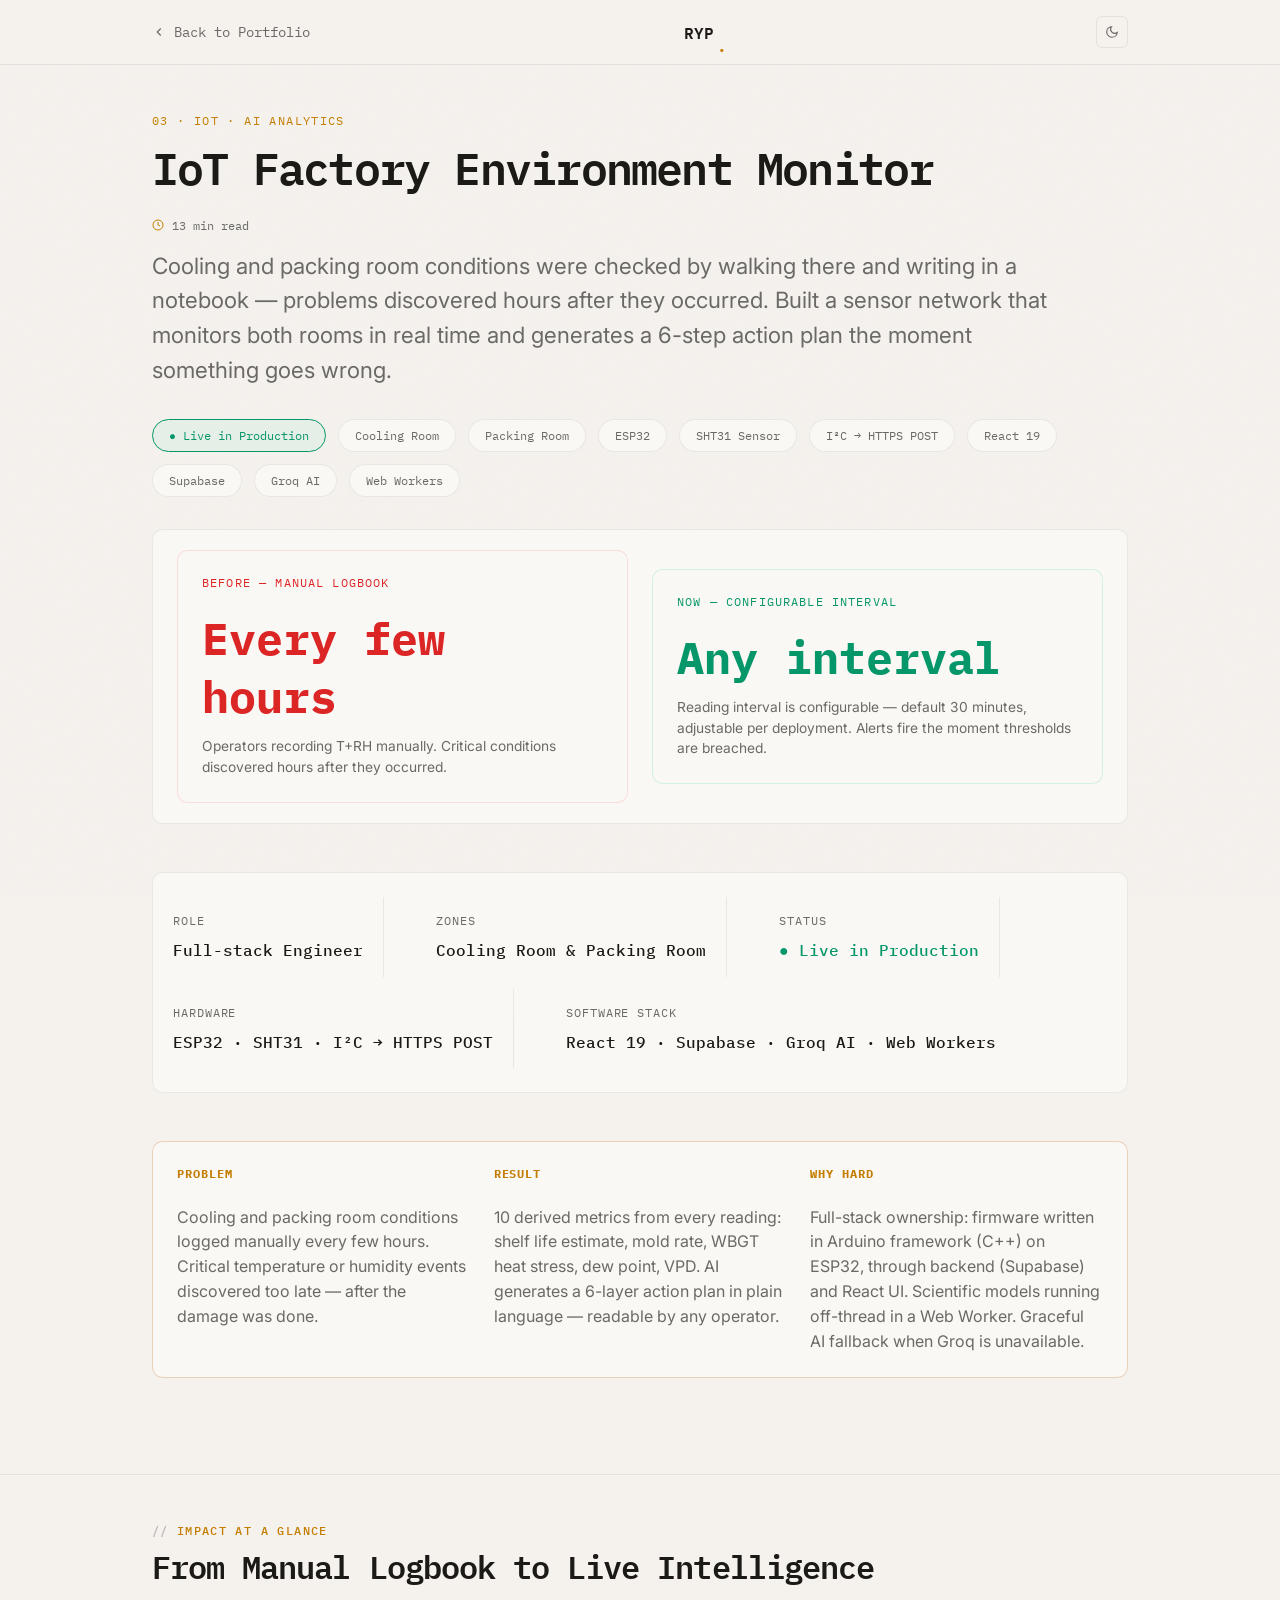
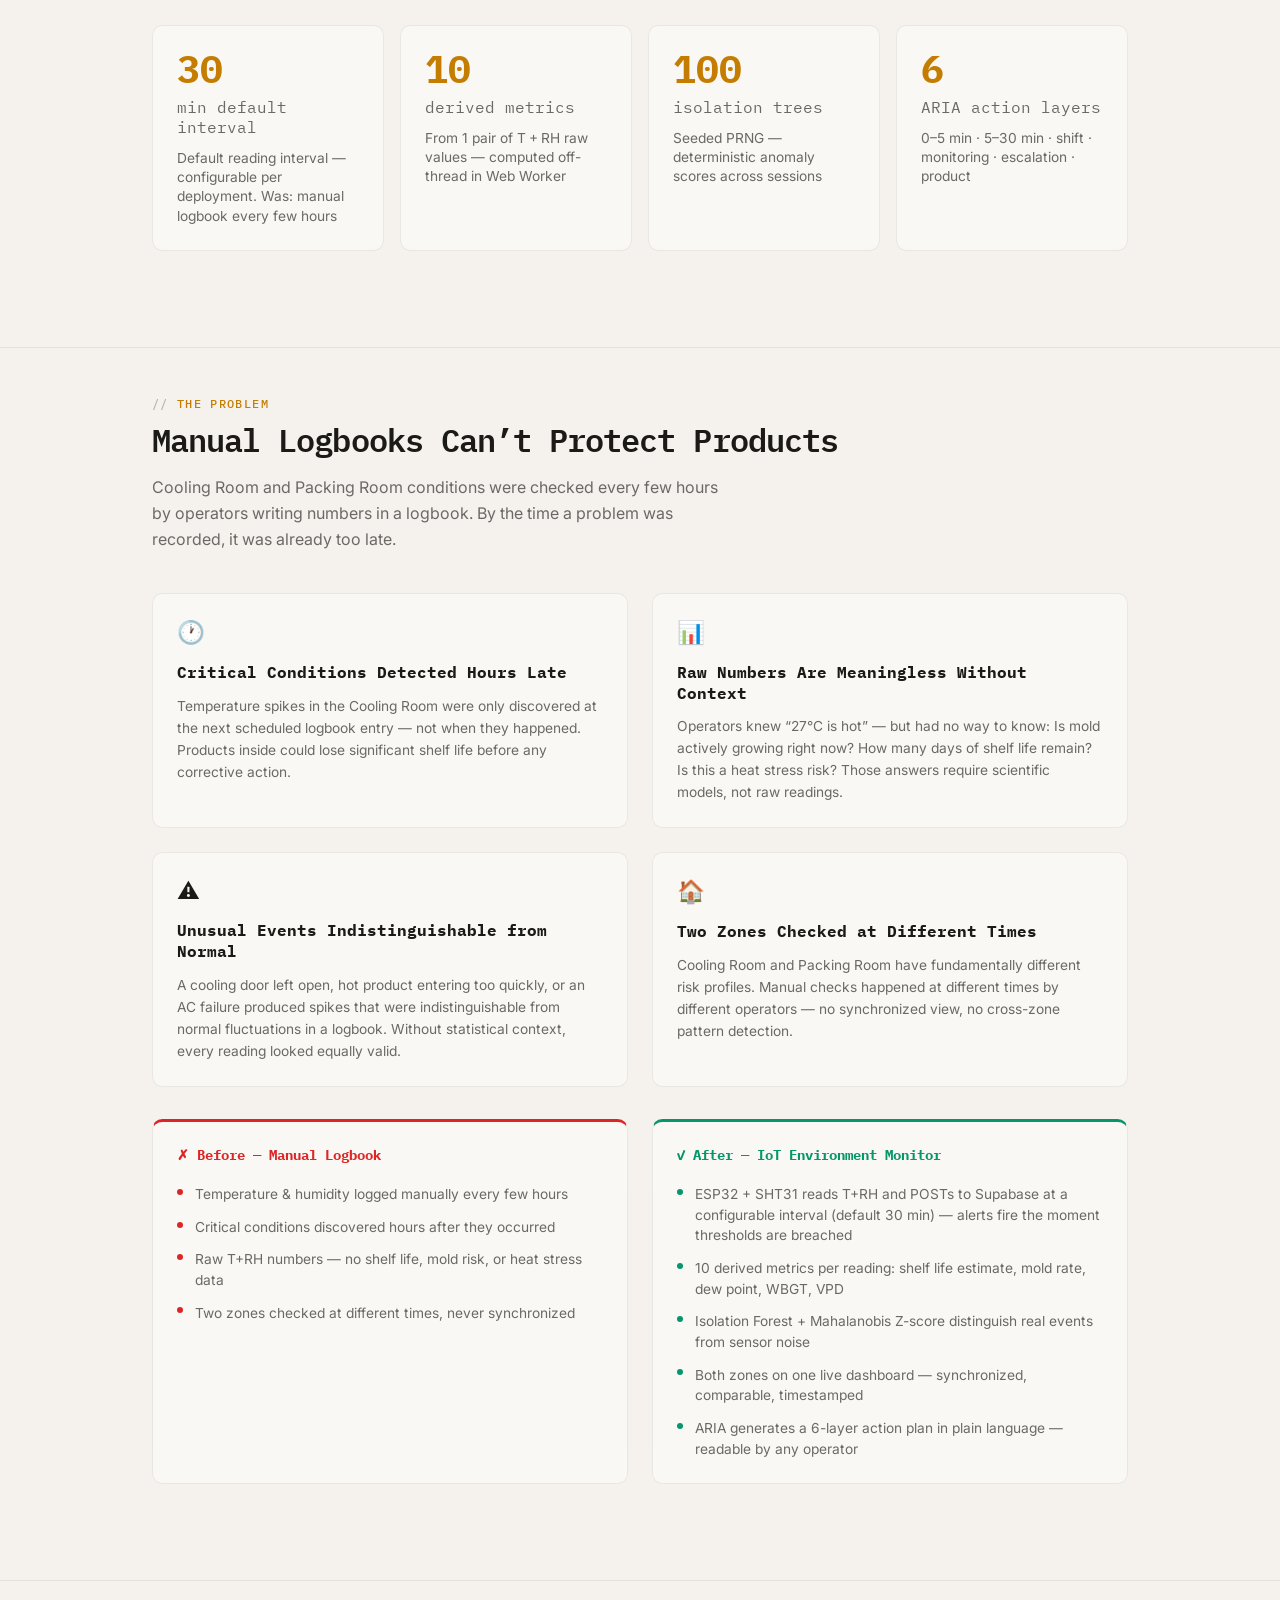
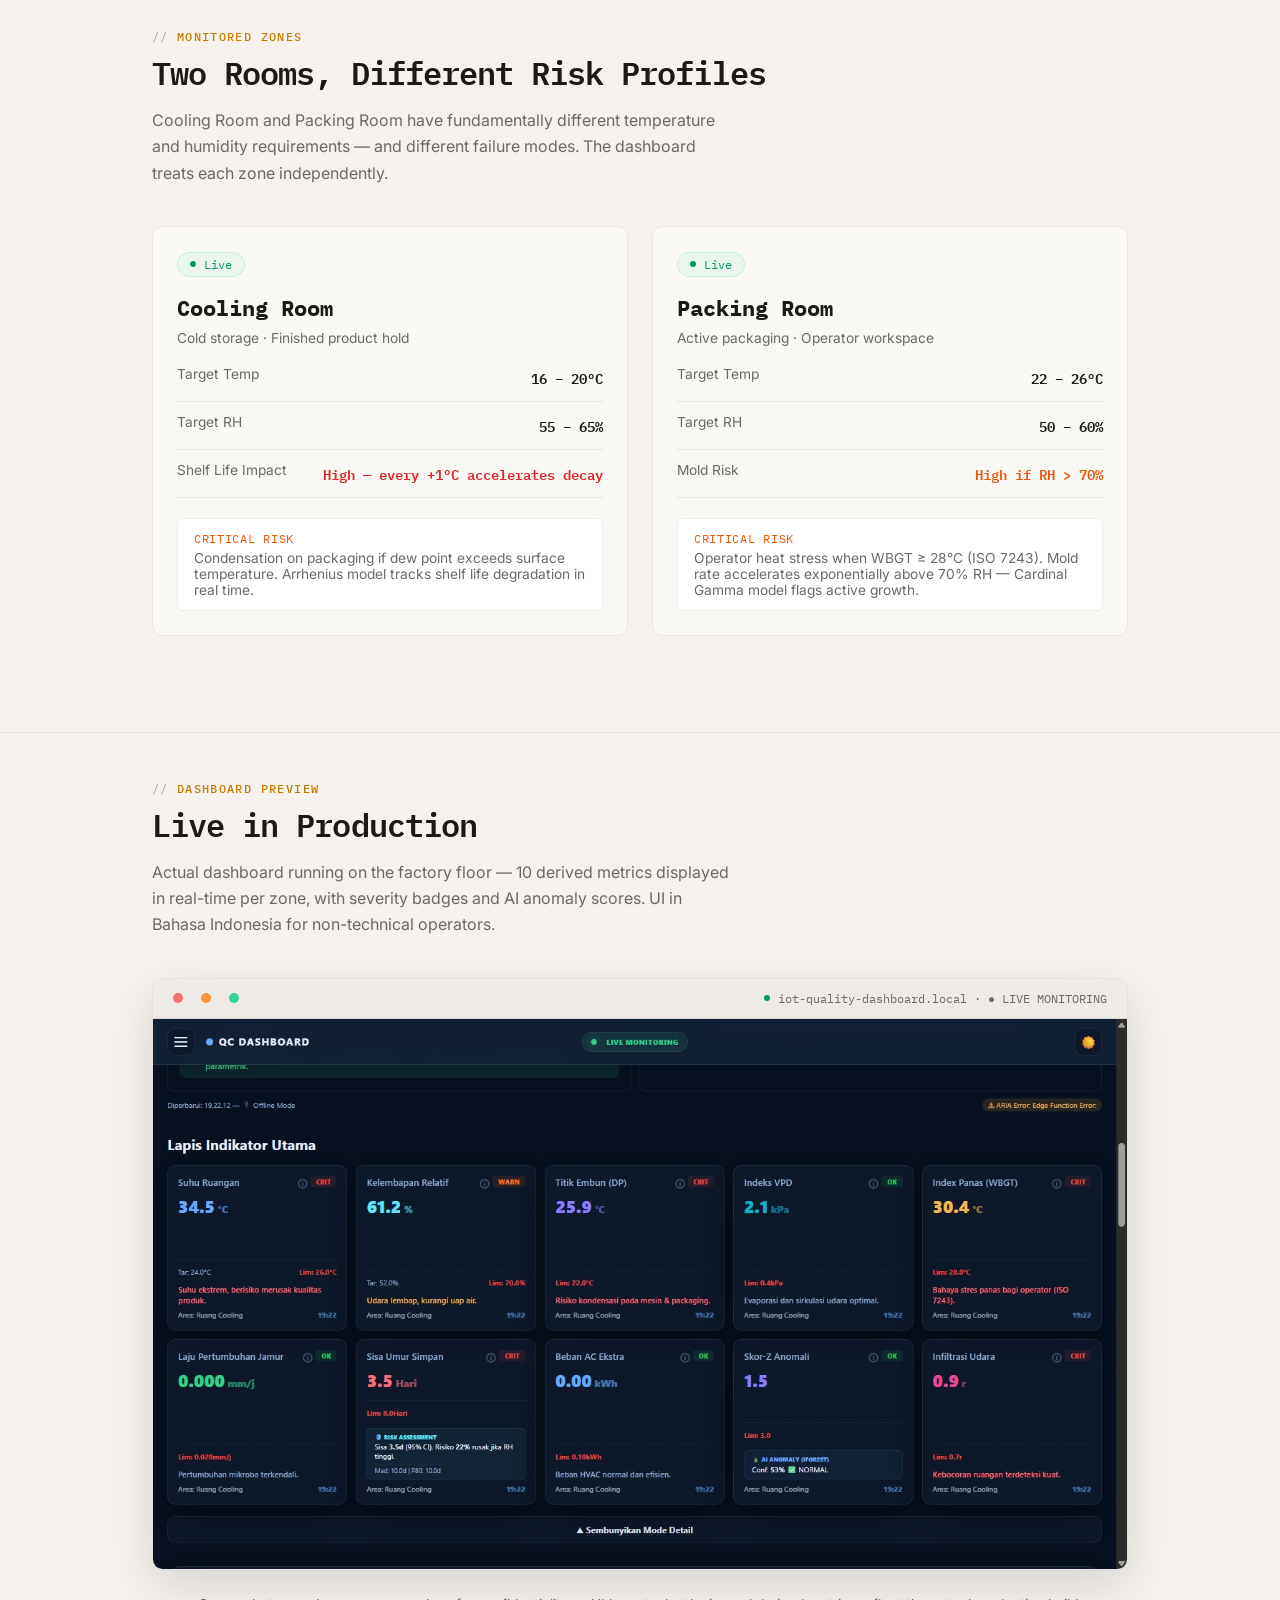
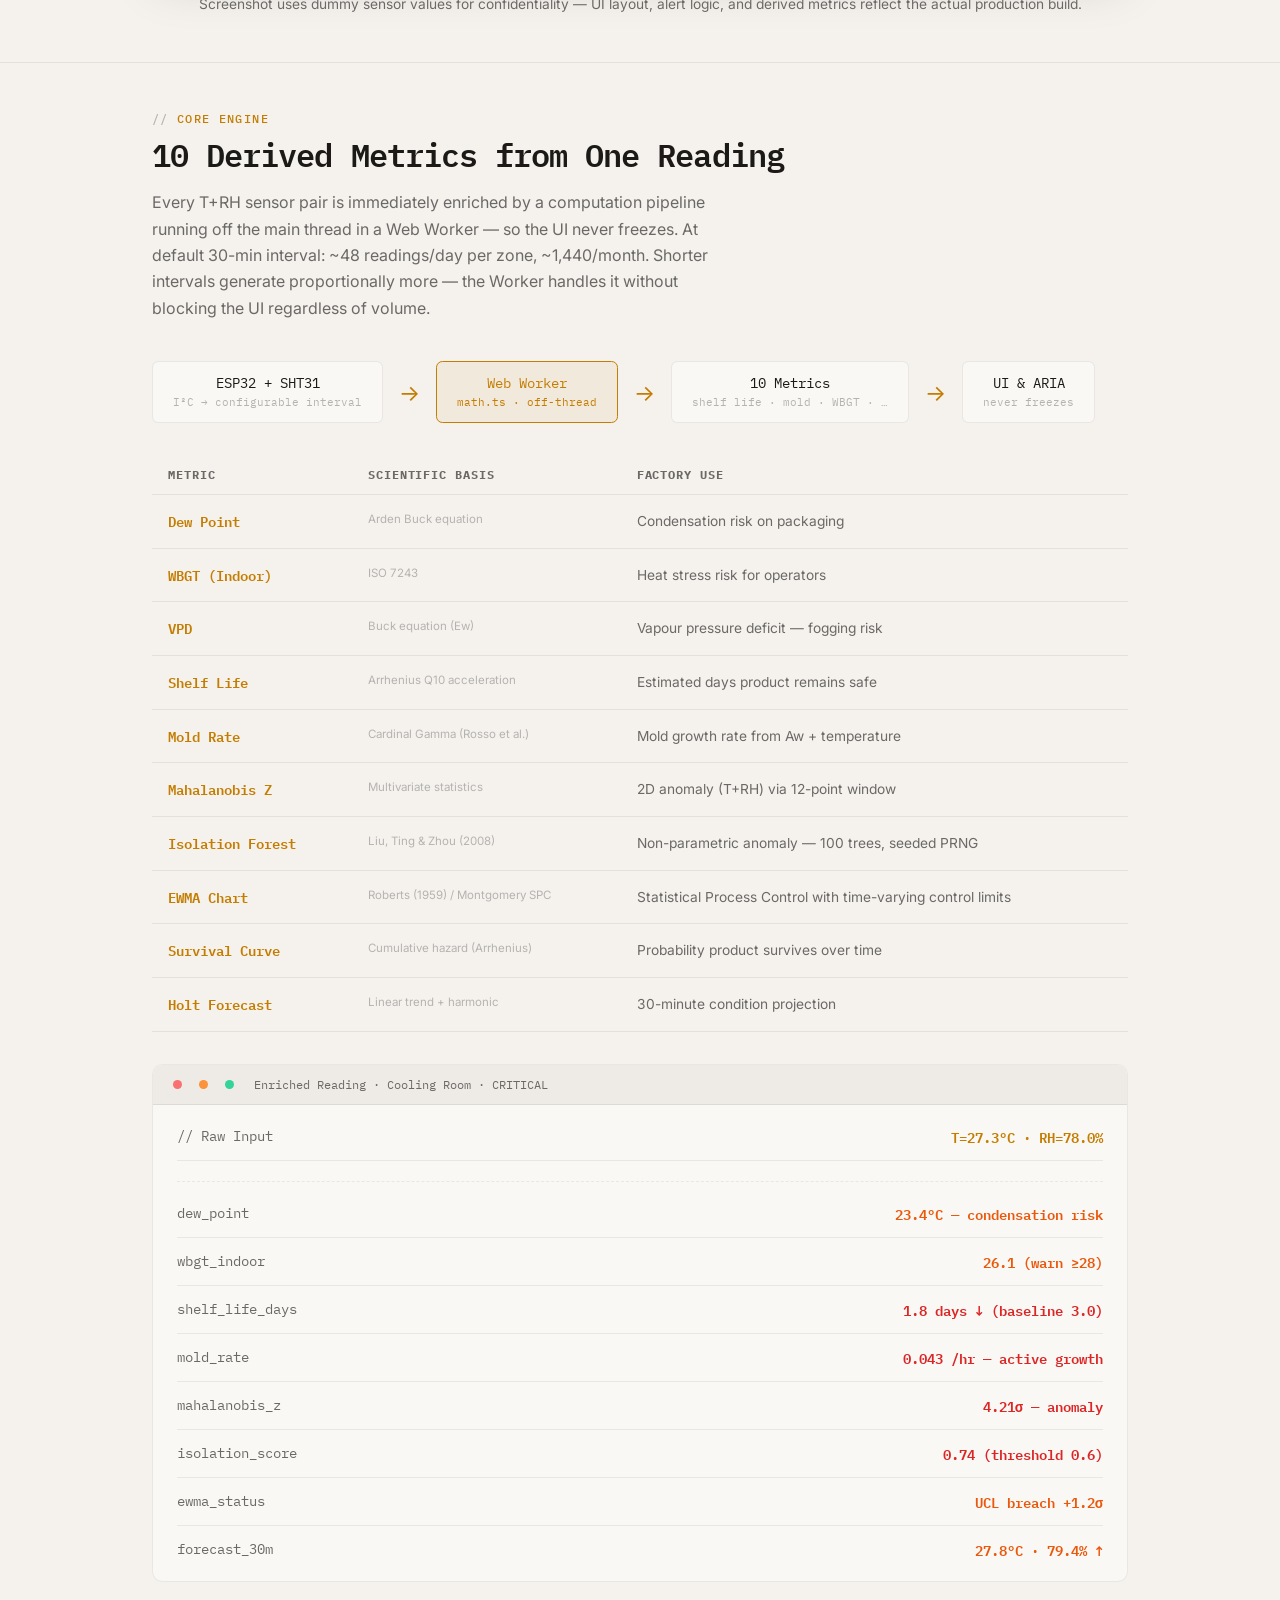
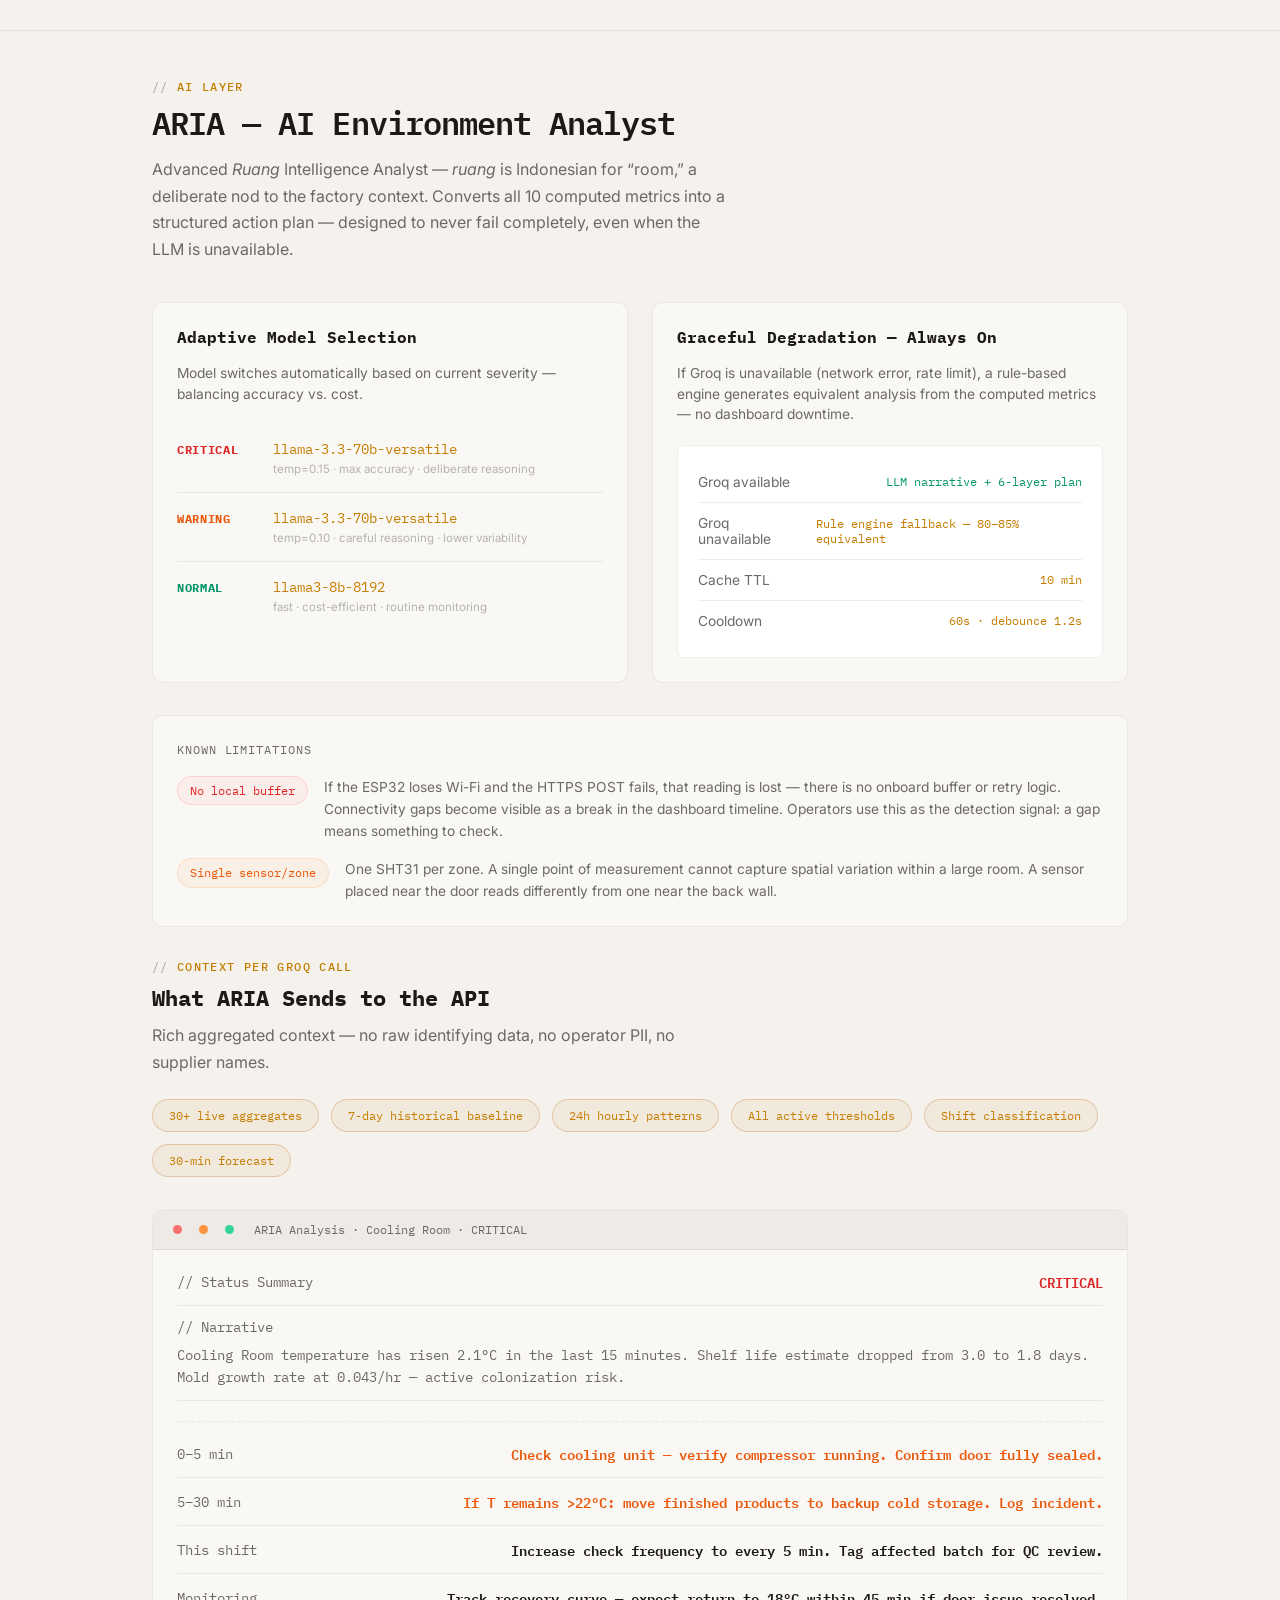
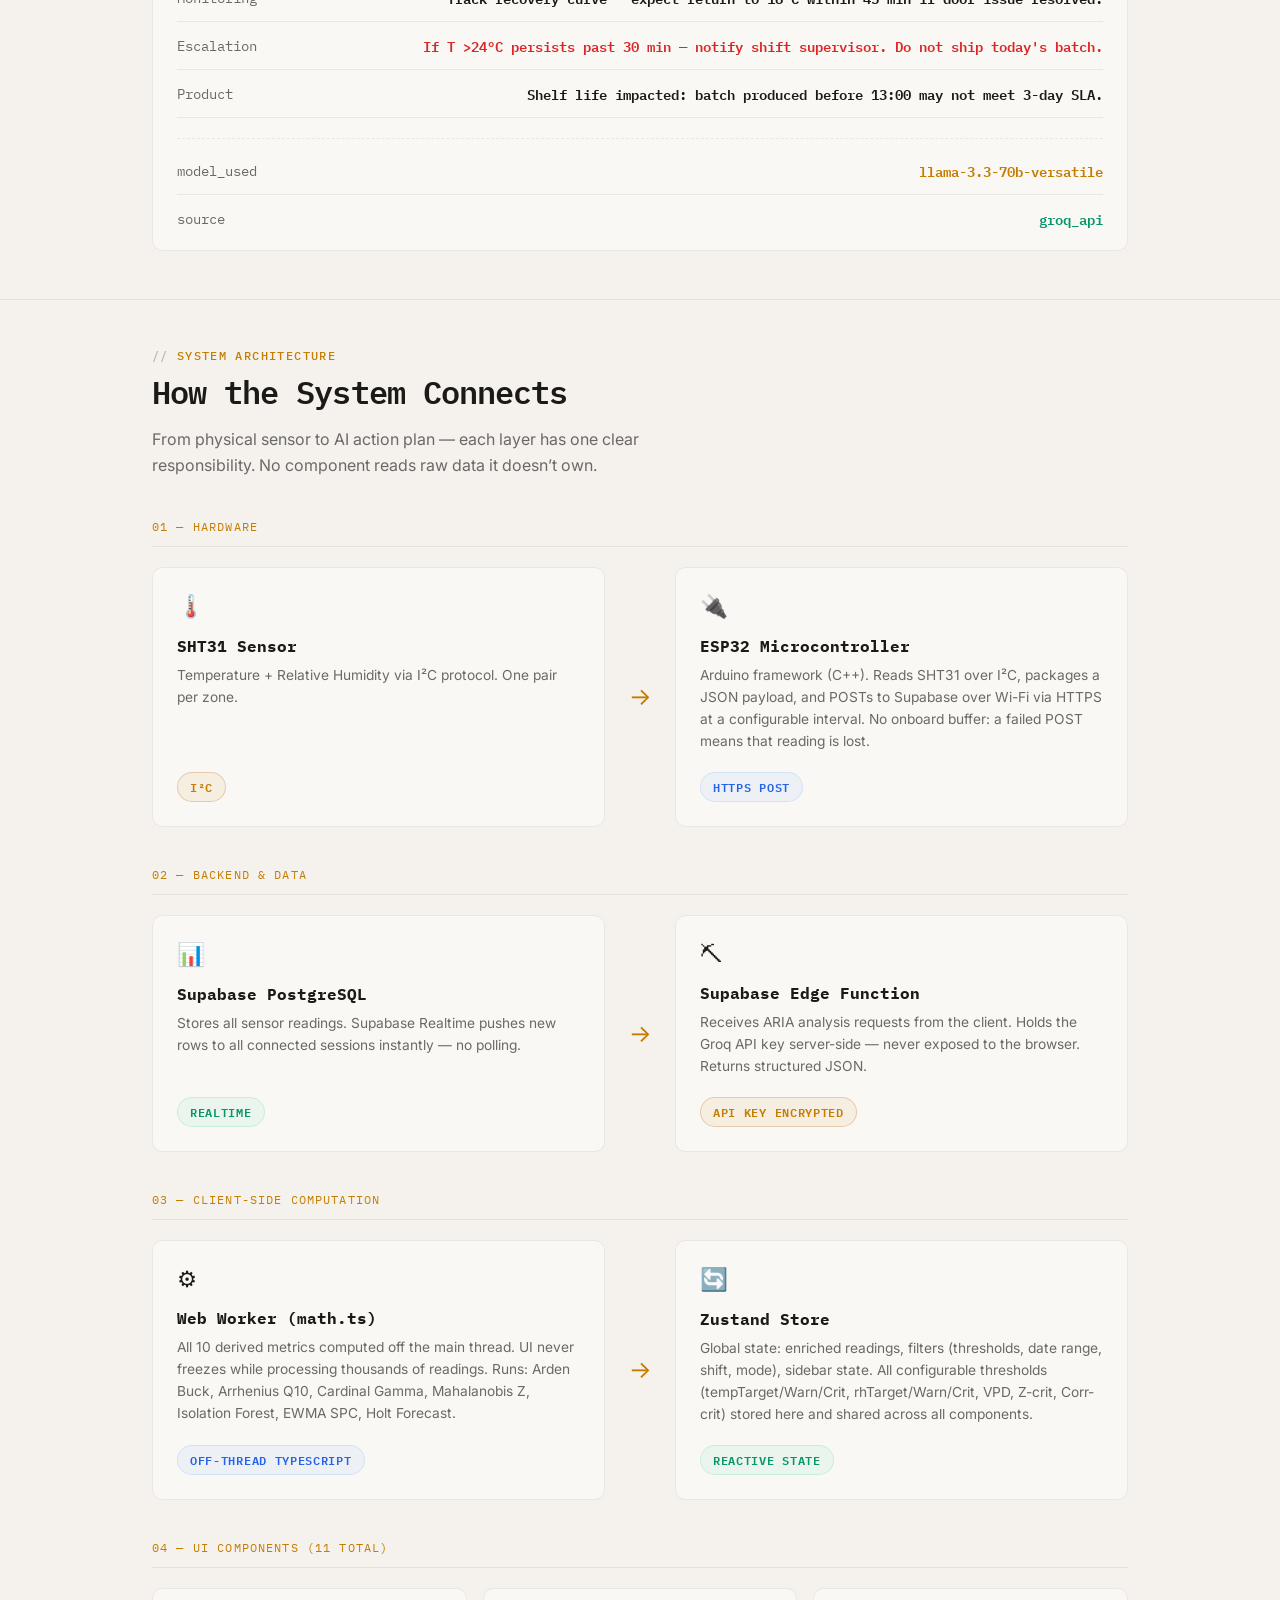
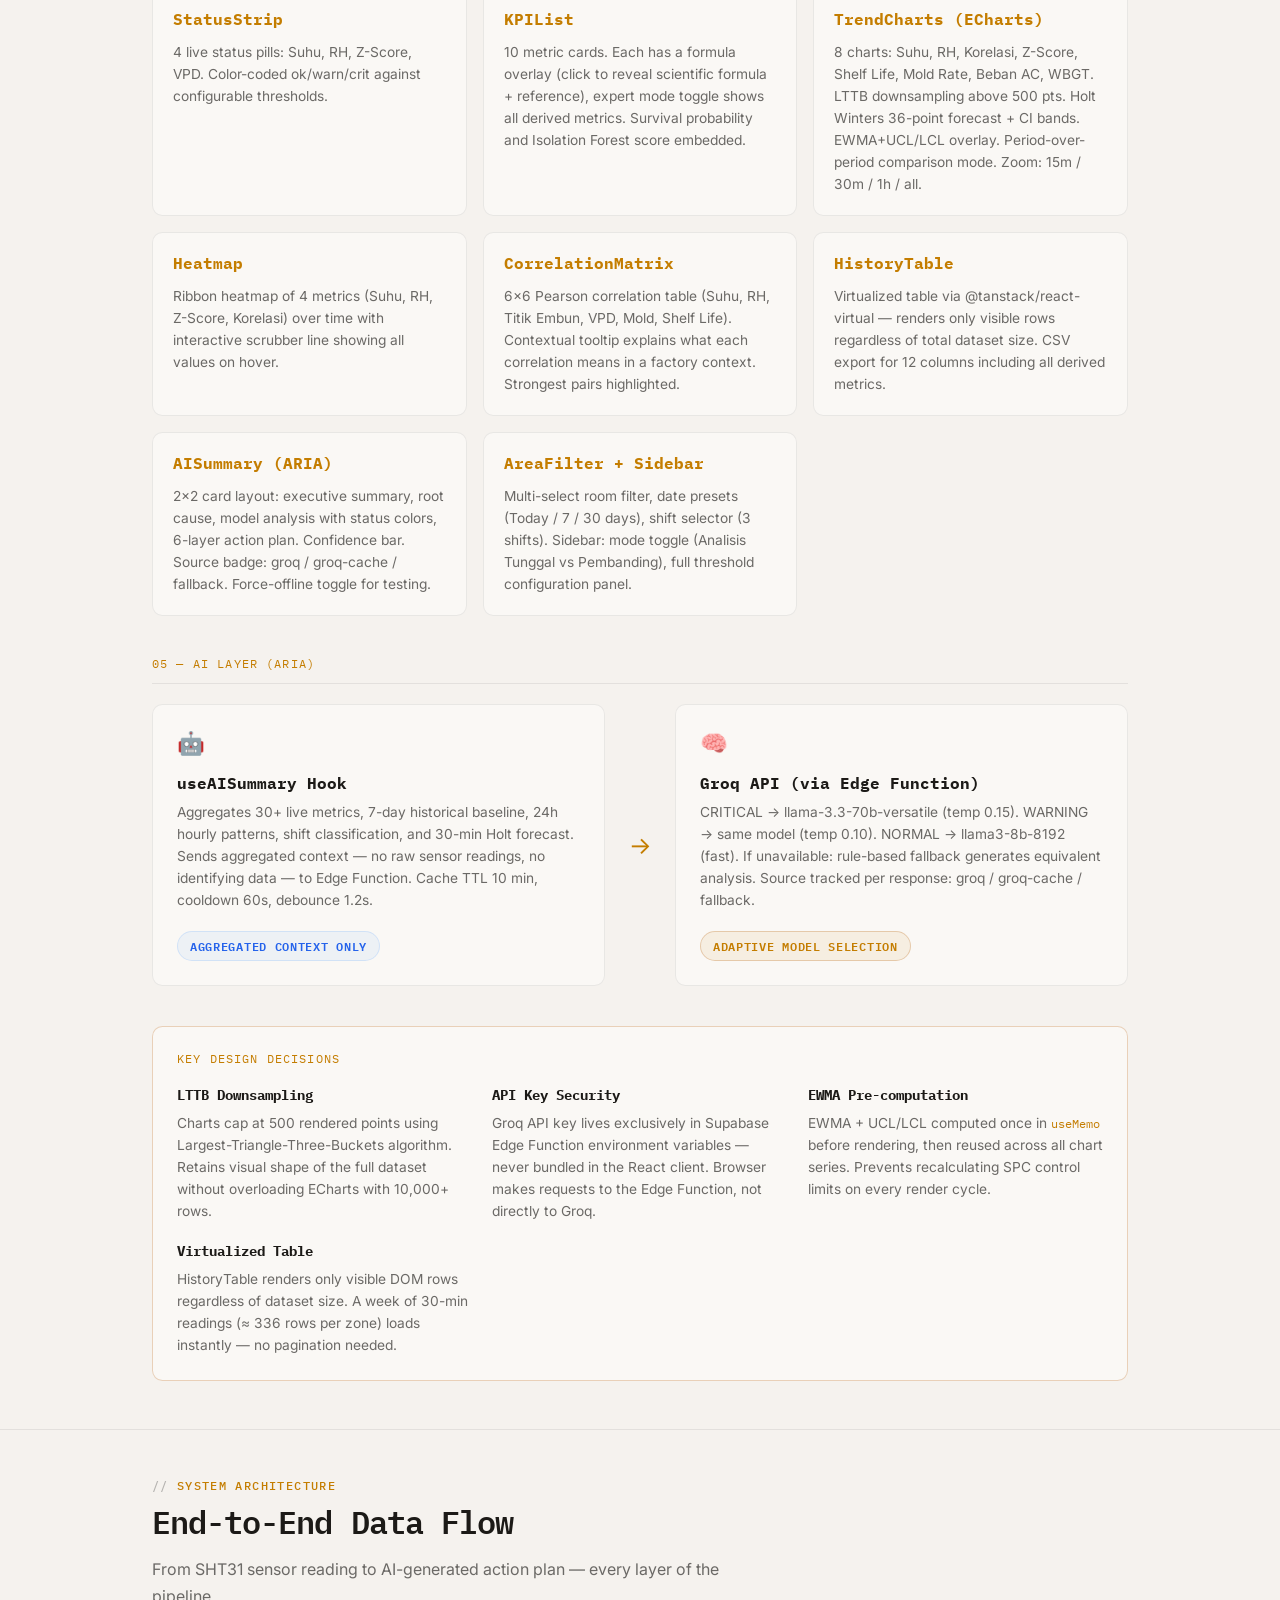
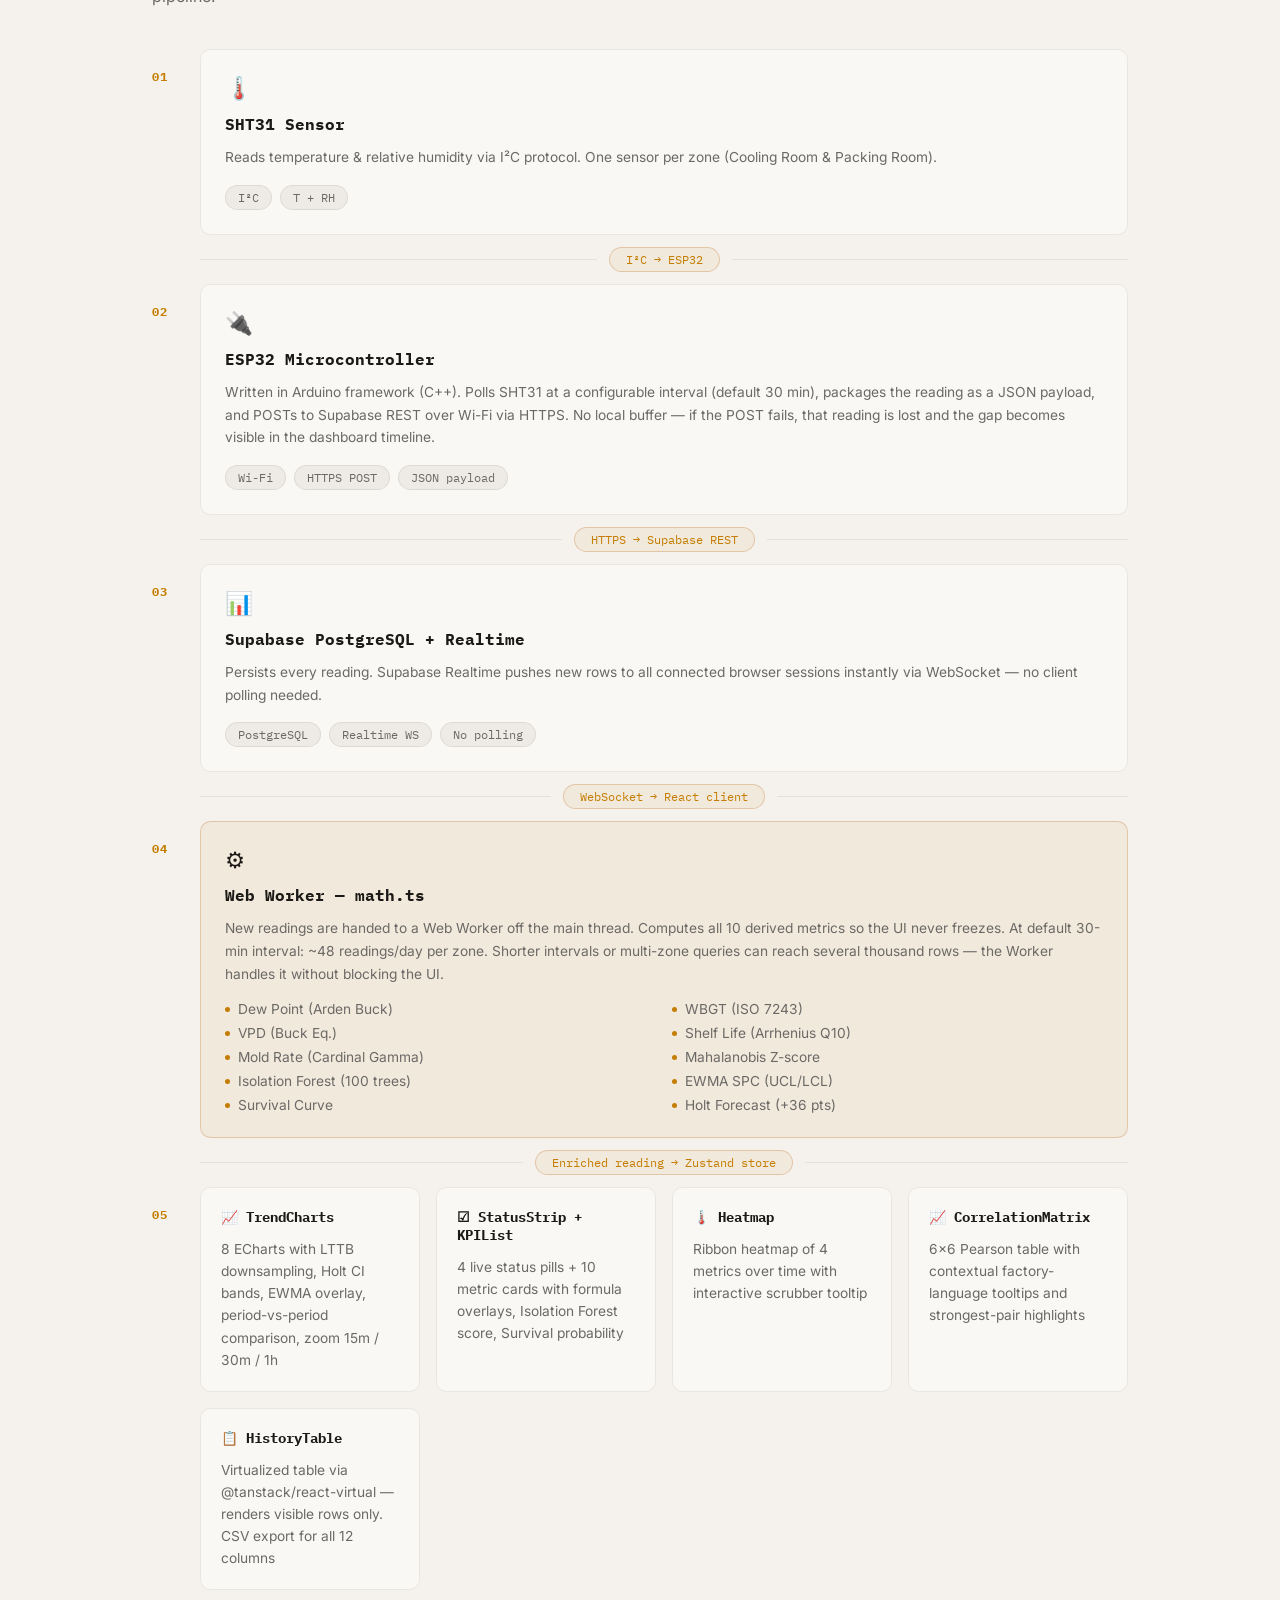
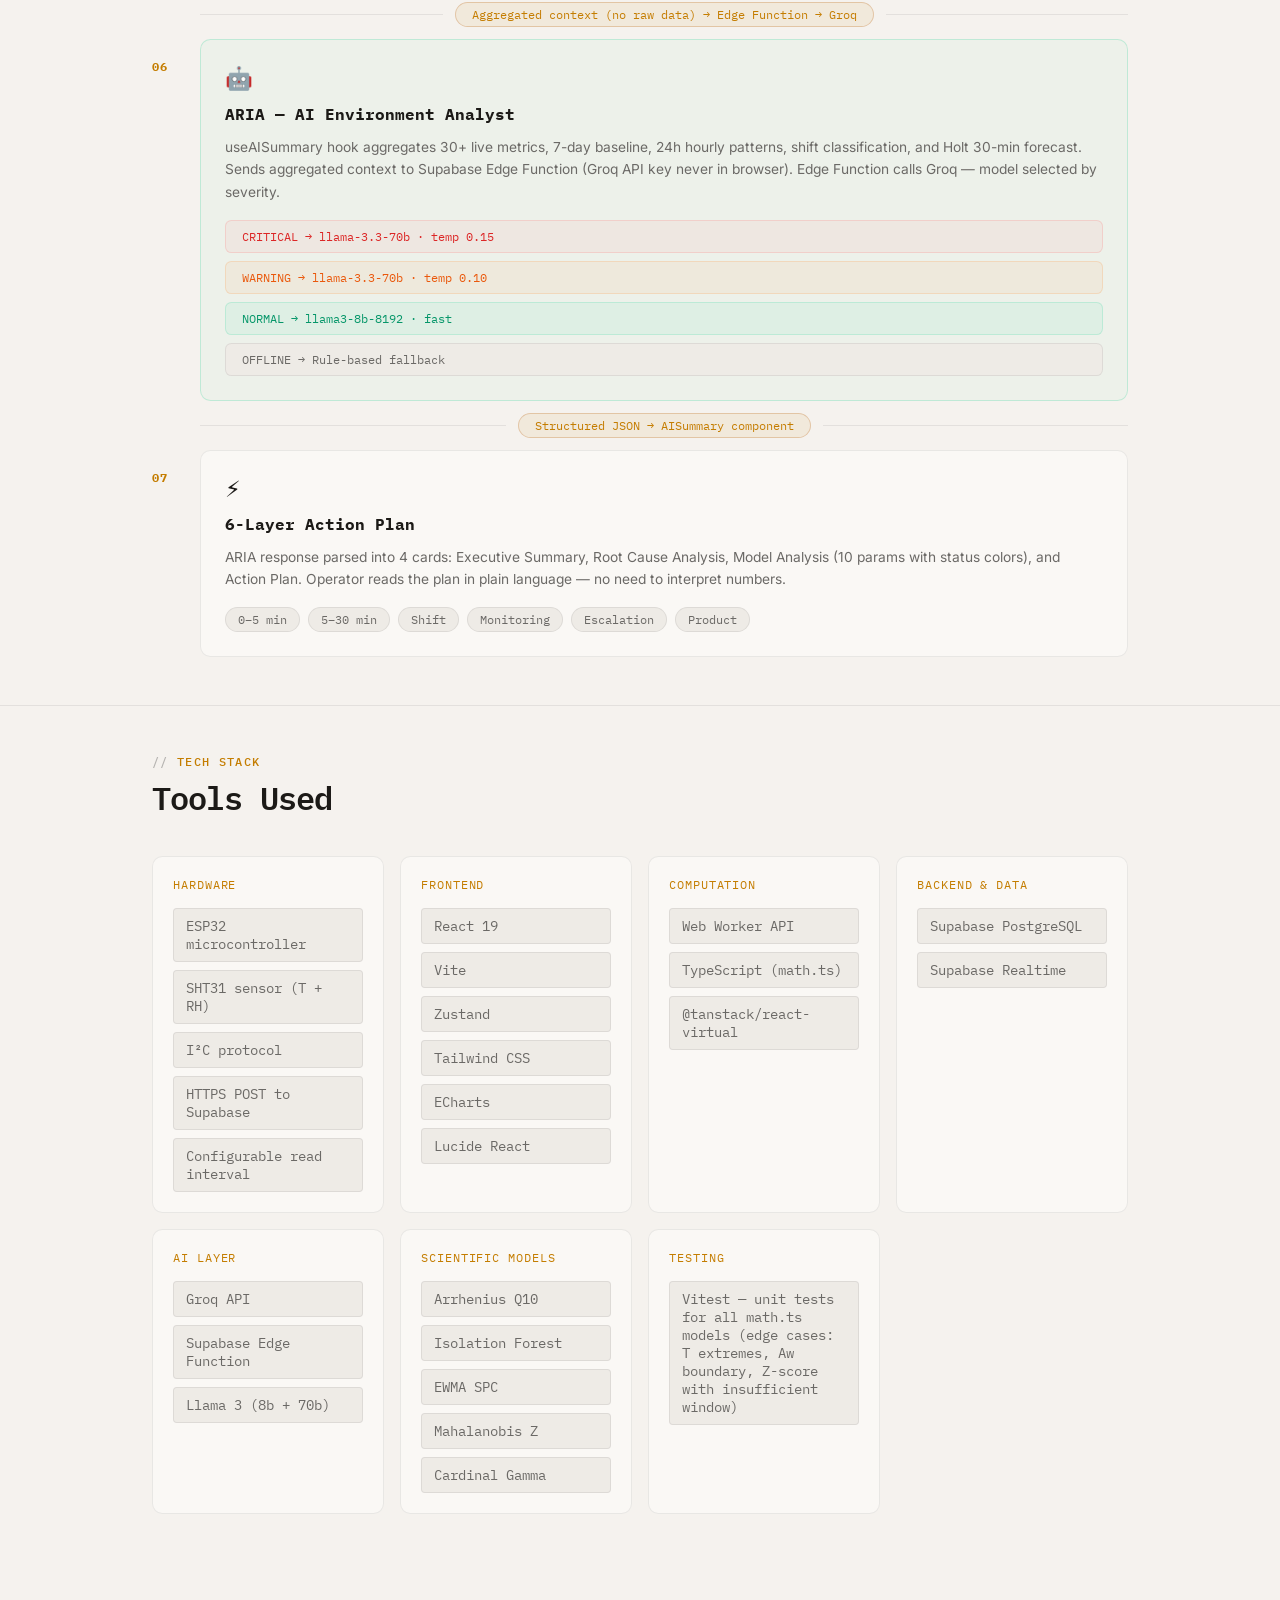
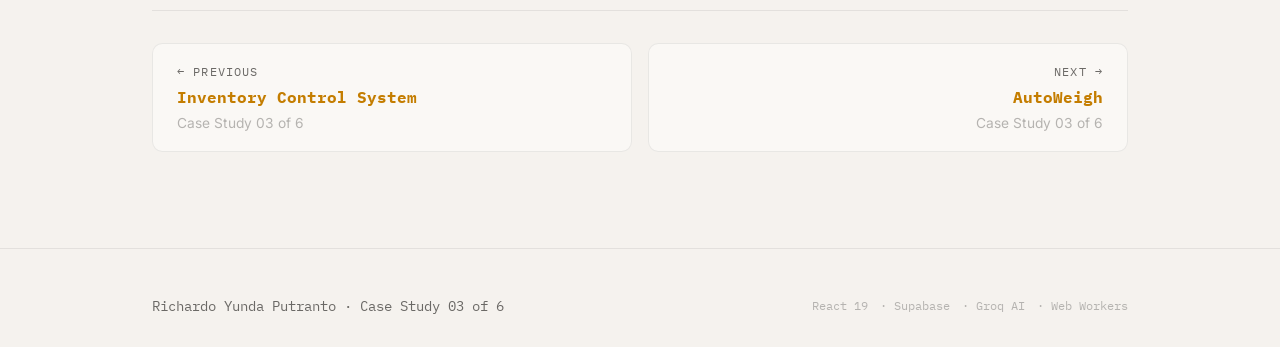
<file: iot-case-study.html>
<!DOCTYPE html>
<html lang="en" data-theme="dark">
<head>
<script>
  (function() {
    var savedTheme = localStorage.getItem('theme');
    var theme = savedTheme || (window.matchMedia('(prefers-color-scheme: dark)').matches ? 'dark' : 'light');
    document.documentElement.setAttribute('data-theme', theme);
  })();
</script>
<meta charset="UTF-8"/>
<meta name="viewport" content="width=device-width,initial-scale=1"/>
<title>IoT Environment Monitor — Case Study · Richardo Yunda Putranto</title>
<meta property="og:type" content="article"/>
<meta property="og:title" content="IoT Environment Monitor — Case Study · Richardo Yunda Putranto"/>
<meta property="og:description" content="IoT sensor dashboard turning raw T+RH readings into 10 derived metrics, AI-generated action plans, and real-time anomaly detection for a large-scale bakery factory."/>
<meta name="twitter:card" content="summary"/>
<meta name="twitter:title" content="IoT Environment Monitor — Case Study · Richardo Yunda Putranto"/>
<link rel="canonical" href="https://richardoyunda.github.io/portfolio/iot-case-study.html"/>
<link rel="icon" type="image/svg+xml" href="data:image/svg+xml,<svg xmlns='http://www.w3.org/2000/svg' viewBox='0 0 100 100'><text y='.9em' font-size='90' font-family='monospace' fill='%23f59e0b'>R</text></svg>"/>
<meta name="description" content="IoT sensor dashboard turning raw T+RH readings into 10 derived metrics, AI-generated action plans, and real-time anomaly detection for a large-scale bakery factory."/>
<link rel="preconnect" href="https://fonts.googleapis.com"/>
<link rel="preconnect" href="https://fonts.gstatic.com" crossorigin/>
<link href="https://fonts.googleapis.com/css2?family=IBM+Plex+Mono:wght@400;500;600&family=Inter:wght@400;500;600&display=swap" rel="stylesheet"/>
<style>



</style>
<link rel="stylesheet" href="common.css"/>
<style>
/* ═══ ARCH ═══ */
.arch-wrap{background:var(--sf);border:1px solid var(--bd);border-radius:var(--rlg);padding:var(--sp8) var(--sp8) var(--sp6);overflow:hidden;}


/* ═══ SCREENSHOT ═══ */
.ss-wrap{background:var(--sf3);border:1px solid var(--bd);border-radius:var(--rlg);overflow:hidden;box-shadow:var(--shmd);}
.ss-bar{background:var(--sf4);padding:var(--sp3) var(--sp4);display:flex;align-items:center;gap:var(--sp3);border-bottom:1px solid var(--bd);}
.ss-dots{display:flex;gap:5px;}
.ss-dot{width:10px;height:10px;border-radius:50%;}
.ss-url{flex:1;font-family:var(--mono);font-size:var(--t2xs);color:var(--txf);}
.ss-caption{font-family:var(--mono);font-size:var(--t2xs);color:var(--txf);text-align:center;margin-top:var(--sp3);}
/* ═══ WAPE 2-COL ═══ */
.wape-2col{display:grid;grid-template-columns:1fr 1fr;gap:var(--sp6);align-items:start;}
@media(max-width:700px){.wape-2col{grid-template-columns:1fr;}}

/* ═══ RESPONSIVE ═══ */
@media(max-width:900px){
  .impact-grid{grid-template-columns:repeat(2,1fr);}
  .prob-grid{grid-template-columns:1fr 1fr;}
  .ba-wrap{grid-template-columns:1fr;}
  .ba-divider{display:none;}
  .challenge-layout,.challenge-layout-rev{grid-template-columns:1fr;}
  .challenge-layout-rev .ch-mock{order:0;}
  .challenge-layout-rev .ch-text{border-left:none;border-top:1px solid var(--bd);}
  .ch-text{border-right:none;border-bottom:1px solid var(--bd);}
  .arch-row,.arch-row-2{grid-template-columns:1fr;}
  .meta-row{grid-template-columns:repeat(2,1fr);}
  .meta:nth-child(2){border-right:none;}
  .meta:nth-child(3),.meta:nth-child(4){border-top:1px solid var(--bd);}
  .tech-grid{grid-template-columns:1fr 1fr;}
}
@media(max-width:640px){
  .container{padding-inline:var(--sp5);}
  .nav-in{padding-inline:var(--sp5);}
  .impact-grid{grid-template-columns:1fr 1fr;}
  .prob-grid{grid-template-columns:1fr;}
  .tech-grid{grid-template-columns:1fr;}
  .meta-row{grid-template-columns:1fr;}
  .meta{border-right:none!important;border-top:1px solid var(--bd);}
  .meta:first-child{border-top:none;}
  .fgr{grid-template-columns:1fr;}
  .eff-callout{flex-direction:column;align-items:flex-start;}
  .eff-arr{display:none;}
  section{padding-block:clamp(var(--sp6),4vw,var(--sp10));}
}


/* ═══ ICS MODULE CARDS ═══ */
.mod-grid{display:grid;grid-template-columns:1fr 1fr;gap:var(--sp4);}
.mod-card{background:var(--sf);border:1px solid var(--bd);border-radius:var(--rlg);overflow:hidden;position:relative;transition:border-color .3s var(--ease),box-shadow .3s var(--ease),transform .25s var(--ease);}
.mod-card::before{content:'';position:absolute;left:0;top:14px;bottom:14px;width:2px;background:var(--amb);border-radius:2px;transform:scaleY(0);transform-origin:bottom;transition:transform .35s var(--ease);}
.mod-card:hover{border-color:var(--bdh);box-shadow:var(--shmd);transform:translateY(-2px);}
.mod-card:hover::before{transform:scaleY(1);}
.mod-card-body{padding:var(--sp6);}
.mod-num{font-family:var(--mono);font-size:var(--txs);color:var(--txf);margin-bottom:var(--sp3);}
.mod-title{font-family:var(--mono);font-size:var(--tsm);font-weight:600;color:var(--tx);margin-bottom:var(--sp2);}
.mod-type{font-family:var(--mono);font-size:var(--t2xs);color:var(--txm);letter-spacing:.06em;text-transform:uppercase;margin-bottom:var(--sp4);}
.mod-desc{font-size:var(--tsm);color:var(--txm);line-height:1.72;}
.mod-mock{border-top:1px solid var(--bd);background:var(--sf3);}

/* ═══ FORMULA BOX ═══ */
.formula-box{background:var(--sf3);border:1px solid var(--bd);border-radius:var(--rmd);padding:var(--sp4) var(--sp5);font-family:var(--mono);font-size:var(--txs);color:var(--txm);line-height:2;margin-bottom:var(--sp4);}
.f-n{color:var(--amb);font-weight:600;}
.f-v{color:var(--grn);}

/* ═══ FEATURED MODULE (full-width) ═══ */
.feat-mod{background:var(--sf);border:1px solid var(--bd);border-radius:var(--rlg);overflow:hidden;position:relative;margin-bottom:var(--sp4);transition:border-color .3s var(--ease),box-shadow .3s var(--ease),transform .25s var(--ease);}
.feat-mod::before{content:'';position:absolute;left:0;top:14px;bottom:14px;width:2px;background:var(--amb);border-radius:2px;transform:scaleY(0);transform-origin:bottom;transition:transform .35s var(--ease);}
.feat-mod:hover{border-color:var(--bdh);box-shadow:var(--shmd);transform:translateY(-2px);}
.feat-mod:hover::before{transform:scaleY(1);}
.feat-layout{display:grid;grid-template-columns:1fr 1fr;gap:0;}
.feat-body{padding:var(--sp8);}
.feat-mock{background:var(--sf3);border-left:1px solid var(--bd);}
.feat-tag{font-family:var(--mono);font-size:var(--t2xs);color:var(--amb);letter-spacing:.1em;text-transform:uppercase;margin-bottom:var(--sp3);}
.feat-title{font-family:var(--mono);font-size:var(--tbase);font-weight:600;color:var(--tx);margin-bottom:var(--sp2);}
.feat-sub{font-family:var(--mono);font-size:var(--t2xs);color:var(--txf);letter-spacing:.07em;text-transform:uppercase;margin-bottom:var(--sp5);}
.feat-desc{font-size:var(--tsm);color:var(--txm);line-height:1.75;margin-bottom:var(--sp5);}
.ai-pills{display:flex;flex-wrap:wrap;gap:var(--sp2);}
.ai-pill{font-family:var(--mono);font-size:10px;font-weight:600;padding:3px 10px;border-radius:var(--rfull);border:1px solid transparent;}
.ai-duo{display:grid;grid-template-columns:1fr 1fr;gap:var(--sp4);}
.ai-card{background:var(--sf);border:1px solid var(--bd);border-radius:var(--rlg);padding:var(--sp6);position:relative;overflow:hidden;transition:border-color .3s var(--ease),box-shadow .3s var(--ease),transform .25s var(--ease);}
.ai-card::before{content:'';position:absolute;left:0;top:12px;bottom:12px;width:2px;background:var(--amb);border-radius:2px;transform:scaleY(0);transform-origin:bottom;transition:transform .35s var(--ease);}
.ai-card:hover{border-color:var(--bdh);box-shadow:var(--shmd);transform:translateY(-2px);}
.ai-card:hover::before{transform:scaleY(1);}

/* ═══ HEATMAP ═══ */
.mm-heatmap{display:grid;grid-template-columns:repeat(10,1fr);gap:2px;margin-bottom:var(--sp2);}
.hc{aspect-ratio:1;border-radius:2px;}
.h0{background:var(--sf4);}
.h1{background:rgba(245,158,11,.25);}
.h2{background:rgba(245,158,11,.55);}
.h3{background:rgba(248,113,113,.75);}
.mm-heat-legend{display:flex;gap:var(--sp3);margin-bottom:var(--sp3);}
.hl-item{display:flex;align-items:center;gap:4px;font-size:9px;color:var(--txf);}
.hl-box{width:8px;height:8px;border-radius:2px;}

/* ═══ TABLE IN MOCK ═══ */
.mm-tbl{width:100%;border-collapse:collapse;}
.mm-tbl th{font-size:9px;color:var(--txf);text-align:left;padding:var(--sp1) var(--sp2);border-bottom:1px solid var(--bd);letter-spacing:.06em;text-transform:uppercase;}
.mm-tbl td{font-size:10px;padding:4px var(--sp2);color:var(--txm);border-bottom:1px solid var(--bd);}
.mm-tbl tr:last-child td{border-bottom:none;}
.pill{display:inline-block;padding:1px 6px;border-radius:var(--rfull);font-size:9px;font-weight:700;font-family:var(--mono);}
.pr{background:rgba(248,113,113,.1);color:var(--red);}
.pa{background:var(--adim);color:var(--amb);}
.pg{background:rgba(52,211,153,.1);color:var(--grn);}

/* ═══ BAR CHART IN MOCK ═══ */
.mm-barchart{display:flex;flex-direction:column;gap:var(--sp2);}
.mm-brow{display:flex;align-items:center;gap:var(--sp2);}
.mm-blbl{width:90px;font-size:10px;color:var(--txf);text-align:right;flex-shrink:0;white-space:nowrap;overflow:hidden;text-overflow:ellipsis;}
.mm-btrk{flex:1;height:5px;background:var(--sf4);border-radius:var(--rfull);overflow:hidden;}
.mm-bfil{height:100%;border-radius:var(--rfull);}
.mm-bval{font-size:10px;color:var(--txm);width:36px;text-align:right;flex-shrink:0;}

@media(max-width:900px){
  .feat-layout{grid-template-columns:1fr;}
  .feat-mock{border-left:none;border-top:1px solid var(--bd);}
  .ai-duo{grid-template-columns:1fr;}
  .mod-grid{grid-template-columns:1fr;}
}



/* ═══ IOT HERO ═══ */
.hero-eyebrow{font-family:var(--mono);font-size:var(--t2xs);color:var(--amb);letter-spacing:.12em;text-transform:uppercase;margin-bottom:var(--sp4);}
.hero-title{font-size:var(--t2xl);line-height:1.05;margin-bottom:var(--sp6);color:var(--tx);}
.hero-sub{font-size:var(--tlg);color:var(--txm);line-height:1.55;max-width:64ch;margin-bottom:var(--sp8);}
.hero-badges{display:flex;flex-wrap:wrap;gap:var(--sp3);margin-bottom:var(--sp8);}
.hbadge{font-family:var(--mono);font-size:var(--t2xs);padding:var(--sp2) var(--sp4);border-radius:var(--rfull);border:1px solid var(--bd);color:var(--txm);background:var(--sf);}
.hbadge.live{border-color:var(--grn);color:var(--grn);background:rgba(52,211,153,.07);}

/* ── Meta row ── */
.meta-row{display:flex;flex-wrap:wrap;gap:var(--sp3) var(--sp8);padding:var(--sp6) 0;border-top:1px solid var(--bd);border-bottom:1px solid var(--bd);margin-bottom:var(--sp12);}
.meta{display:flex;flex-direction:column;gap:var(--sp1);}
.meta-l{font-family:var(--mono);font-size:var(--t2xs);color:var(--txm);letter-spacing:.08em;text-transform:uppercase;}
.meta-v{font-size:var(--tsm);color:var(--tx);font-weight:500;}

/* ── Before/After ── */
.eff-callout{display:grid;grid-template-columns:1fr 1fr;gap:var(--sp6);margin-bottom:var(--sp12);}
@media(max-width:600px){.eff-callout{grid-template-columns:1fr;}}
.eff-block{background:var(--sf);border:1px solid var(--bd);border-radius:var(--rlg);padding:var(--sp6);}
.eff-block.old{border-color:rgba(248,113,113,.2);}
.eff-block.new{border-color:rgba(52,211,153,.2);}
.eff-lbl{font-family:var(--mono);font-size:var(--t2xs);letter-spacing:.1em;text-transform:uppercase;margin-bottom:var(--sp4);}
.eff-block.old .eff-lbl{color:var(--red);}
.eff-block.new .eff-lbl{color:var(--grn);}
.eff-time{font-size:var(--t2xl);font-family:var(--mono);font-weight:700;margin-bottom:var(--sp2);}
.eff-block.old .eff-time{color:var(--red);}
.eff-block.new .eff-time{color:var(--grn);}
.eff-sub{font-size:var(--txs);color:var(--txm);line-height:1.5;}

/* ── TL;DR ── */
.tldr-box{background:var(--sf);border:1px solid var(--bda);border-radius:var(--rlg);padding:var(--sp6);margin-bottom:var(--sp12);}
.tldr-inner{display:grid;grid-template-columns:repeat(3,1fr);gap:var(--sp6);}
@media(max-width:680px){.tldr-inner{grid-template-columns:1fr;}}
.tldr-row{display:flex;flex-direction:column;gap:var(--sp2);}
.tldr-lbl{font-family:var(--mono);font-size:var(--t2xs);color:var(--amb);letter-spacing:.08em;text-transform:uppercase;}
.tldr-txt{font-size:var(--tsm);color:var(--txm);line-height:1.55;}

/* ── Impact metrics ── */
.impact-grid{display:grid;grid-template-columns:repeat(4,1fr);gap:var(--sp4);margin-bottom:var(--sp12);}
@media(max-width:700px){.impact-grid{grid-template-columns:repeat(2,1fr);}}
.ic-card{background:var(--sf);border:1px solid var(--bd);border-radius:var(--rlg);padding:var(--sp6);position:relative;overflow:hidden;transition:transform var(--tr),box-shadow var(--tr);cursor:default;}
.ic-card::before{content:'';position:absolute;left:0;top:0;bottom:0;width:3px;background:var(--amb);transform:scaleY(0);transform-origin:bottom;transition:transform .4s var(--ease);}
.ic-card:hover{transform:translateY(-2px);box-shadow:var(--shmd);}
.ic-card:hover::before{transform:scaleY(1);}
.ic-num{font-family:var(--mono);font-size:clamp(1.6rem,4vw,2.4rem);font-weight:700;color:var(--amb);line-height:1;}
.ic-unit{font-family:var(--mono);font-size:var(--tsm);color:var(--txm);margin-top:var(--sp1);}
.ic-sub{font-size:var(--txs);color:var(--txm);margin-top:var(--sp3);line-height:1.4;}

/* ── Section header ── */
.sec-head{margin-bottom:var(--sp10);}
.sec-lbl{font-family:var(--mono);font-size:var(--t2xs);color:var(--amb);letter-spacing:.12em;text-transform:uppercase;margin-bottom:var(--sp3);}
.sec-title{font-size:var(--txl);color:var(--tx);margin-bottom:var(--sp4);}
.sec-sub{font-size:var(--tsm);color:var(--txm);max-width:58ch;line-height:1.65;}

/* ── Problem section ── */
.problem-grid{display:grid;grid-template-columns:1fr 1fr;gap:var(--sp6);margin-bottom:var(--sp8);}
@media(max-width:680px){.problem-grid{grid-template-columns:1fr;}}
.prob-card{background:var(--sf);border:1px solid var(--bd);border-radius:var(--rlg);padding:var(--sp6);position:relative;overflow:hidden;transition:transform var(--tr),box-shadow var(--tr);}
.prob-card::before{content:'';position:absolute;left:0;top:0;bottom:0;width:3px;background:var(--amb);transform:scaleY(0);transform-origin:bottom;transition:transform .4s var(--ease);}
.prob-card:hover{transform:translateY(-2px);box-shadow:var(--shmd);}
.prob-card:hover::before{transform:scaleY(1);}
.prob-icon{font-size:1.4rem;margin-bottom:var(--sp4);}
.prob-title{font-family:var(--mono);font-size:var(--tsm);font-weight:700;color:var(--tx);margin-bottom:var(--sp3);}
.prob-desc{font-size:var(--txs);color:var(--txm);line-height:1.6;}

/* ── Before/After list ── */
.ba-grid{display:grid;grid-template-columns:1fr 1fr;gap:var(--sp6);margin-bottom:var(--sp12);}
@media(max-width:640px){.ba-grid{grid-template-columns:1fr;}}
.ba-col{background:var(--sf);border:1px solid var(--bd);border-radius:var(--rlg);padding:var(--sp6);}
.ba-col.before{border-top:3px solid var(--red);}
.ba-col.after{border-top:3px solid var(--grn);}
.ba-title{font-family:var(--mono);font-size:var(--txs);font-weight:700;margin-bottom:var(--sp5);display:flex;align-items:center;gap:var(--sp3);}
.ba-col.before .ba-title{color:var(--red);}
.ba-col.after .ba-title{color:var(--grn);}
.ba-list{display:flex;flex-direction:column;gap:var(--sp3);}
.ba-item{display:flex;gap:var(--sp3);font-size:var(--txs);color:var(--txm);line-height:1.5;align-items:flex-start;}
.dot{width:6px;height:6px;border-radius:50%;flex-shrink:0;margin-top:.35em;}
.dot.red{background:var(--red);}
.dot.grn{background:var(--grn);}

/* ── Zone cards ── */
.zone-grid{display:grid;grid-template-columns:1fr 1fr;gap:var(--sp6);margin-bottom:var(--sp12);}
@media(max-width:640px){.zone-grid{grid-template-columns:1fr;}}
.zone-card{background:var(--sf);border:1px solid var(--bd);border-radius:var(--rlg);padding:var(--sp6);position:relative;overflow:hidden;transition:transform var(--tr),box-shadow var(--tr);}
.zone-card::before{content:'';position:absolute;left:0;top:0;bottom:0;width:3px;background:var(--amb);transform:scaleY(0);transform-origin:bottom;transition:transform .4s var(--ease);}
.zone-card:hover{transform:translateY(-2px);box-shadow:var(--shmd);}
.zone-card:hover::before{transform:scaleY(1);}
.zone-badge{display:inline-flex;align-items:center;gap:var(--sp2);font-family:var(--mono);font-size:var(--t2xs);color:var(--grn);background:rgba(52,211,153,.08);border:1px solid rgba(52,211,153,.2);border-radius:var(--rfull);padding:var(--sp1) var(--sp3);margin-bottom:var(--sp4);}
.zone-badge::before{content:'';width:6px;height:6px;border-radius:50%;background:var(--grn);}
.zone-name{font-family:var(--mono);font-size:var(--tlg);font-weight:700;color:var(--tx);margin-bottom:var(--sp2);}
.zone-role{font-size:var(--txs);color:var(--txm);margin-bottom:var(--sp5);}
.zone-specs{display:flex;flex-direction:column;gap:var(--sp3);margin-bottom:var(--sp5);}
.zone-spec{display:flex;justify-content:space-between;font-size:var(--txs);border-bottom:1px solid var(--bd);padding-bottom:var(--sp3);}
.zone-spec-k{color:var(--txm);}
.zone-spec-v{font-family:var(--mono);color:var(--tx);font-weight:600;}
.zone-risk{font-size:var(--txs);color:var(--txm);background:var(--sf2);border:1px solid var(--bd);border-radius:var(--rmd);padding:var(--sp3) var(--sp4);}
.zone-risk-lbl{font-family:var(--mono);font-size:var(--t2xs);color:var(--org);text-transform:uppercase;letter-spacing:.06em;margin-bottom:var(--sp1);}

/* ── Screenshot ── */
.screenshot-wrap{border-radius:var(--rlg);overflow:hidden;border:1px solid var(--bd);margin-bottom:var(--sp6);box-shadow:var(--shlg);}
.screenshot-bar{background:var(--sf3);padding:var(--sp3) var(--sp5);display:flex;align-items:center;gap:var(--sp3);border-bottom:1px solid var(--bd);}
.bar-dot{width:10px;height:10px;border-radius:50%;}
.bar-url{font-family:var(--mono);font-size:var(--t2xs);color:var(--txm);margin-left:auto;display:flex;align-items:center;gap:var(--sp2);}
.bar-live{width:6px;height:6px;border-radius:50%;background:var(--grn);}
.screenshot-cap{font-size:var(--txs);color:var(--txm);text-align:center;line-height:1.5;}

/* ── Metrics table ── */
.metrics-table{width:100%;border-collapse:collapse;margin-bottom:var(--sp8);}
.metrics-table th{font-family:var(--mono);font-size:var(--t2xs);color:var(--txm);text-transform:uppercase;letter-spacing:.08em;padding:var(--sp3) var(--sp4);text-align:left;border-bottom:1px solid var(--bd);}
.metrics-table td{font-size:var(--txs);color:var(--txm);padding:var(--sp4);border-bottom:1px solid var(--bd);line-height:1.5;vertical-align:top;}
.metrics-table td:first-child{font-family:var(--mono);color:var(--amb);font-weight:600;white-space:nowrap;}
.metrics-table td:nth-child(2){color:var(--txf);font-size:var(--t2xs);}
.metrics-table tr:hover td{background:var(--sf2);}
@media(max-width:680px){.metrics-table td:nth-child(2){display:none;}}

/* ── Pipeline flow ── */
.pipe-flow{display:flex;align-items:center;gap:var(--sp4);margin-bottom:var(--sp8);flex-wrap:wrap;}
.pipe-box{background:var(--sf);border:1px solid var(--bd);border-radius:var(--rmd);padding:var(--sp3) var(--sp5);font-family:var(--mono);font-size:var(--txs);color:var(--tx);text-align:center;}
.pipe-arrow{color:var(--amb);font-size:var(--tlg);}
.pipe-box.hi{border-color:var(--amb);color:var(--amb);background:var(--adim);}

/* ── ARIA section ── */
.aria-grid{display:grid;grid-template-columns:1fr 1fr;gap:var(--sp6);margin-bottom:var(--sp8);}
@media(max-width:640px){.aria-grid{grid-template-columns:1fr;}}
.aria-card{background:var(--sf);border:1px solid var(--bd);border-radius:var(--rlg);padding:var(--sp6);position:relative;overflow:hidden;transition:transform var(--tr),box-shadow var(--tr);}
.aria-card::before{content:'';position:absolute;left:0;top:0;bottom:0;width:3px;background:var(--amb);transform:scaleY(0);transform-origin:bottom;transition:transform .4s var(--ease);}
.aria-card:hover{transform:translateY(-2px);box-shadow:var(--shmd);}
.aria-card:hover::before{transform:scaleY(1);}
.aria-card-title{font-family:var(--mono);font-size:var(--tsm);font-weight:700;color:var(--tx);margin-bottom:var(--sp4);}
.model-row{display:flex;align-items:flex-start;gap:var(--sp4);padding:var(--sp4) 0;border-bottom:1px solid var(--bd);}
.model-row:last-child{border-bottom:none;}
.model-sev{font-family:var(--mono);font-size:var(--t2xs);font-weight:700;letter-spacing:.06em;min-width:80px;padding-top:2px;}
.model-sev.crit{color:var(--red);}
.model-sev.warn{color:var(--org);}
.model-sev.norm{color:var(--grn);}
.model-info{display:flex;flex-direction:column;gap:var(--sp1);}
.model-name{font-family:var(--mono);font-size:var(--txs);color:var(--amb);}
.model-note{font-size:var(--t2xs);color:var(--txf);}
.fallback-box{background:var(--sf2);border:1px solid var(--bd);border-radius:var(--rmd);padding:var(--sp4) var(--sp5);}
.fallback-row{display:flex;justify-content:space-between;align-items:center;gap:var(--sp4);padding:var(--sp3) 0;border-bottom:1px solid var(--bd);font-size:var(--txs);}
.fallback-row:last-child{border-bottom:none;}
.fallback-lbl{color:var(--txm);}
.fallback-val{font-family:var(--mono);color:var(--amb);font-size:var(--t2xs);}
.fallback-val.ok{color:var(--grn);}

/* ── Context chips ── */
.ctx-grid{display:flex;flex-wrap:wrap;gap:var(--sp3);margin-bottom:var(--sp8);}
.ctx-chip{font-family:var(--mono);font-size:var(--t2xs);padding:var(--sp2) var(--sp4);background:var(--adim);border:1px solid var(--bda);border-radius:var(--rfull);color:var(--amb);}

/* ── Mock terminal (reuse from ICS) ── */
.mock-term{background:var(--sf);border:1px solid var(--bd);border-radius:var(--rlg);overflow:hidden;font-family:var(--mono);}
.mt-bar{background:var(--sf3);padding:var(--sp3) var(--sp5);display:flex;align-items:center;gap:var(--sp3);border-bottom:1px solid var(--bd);}
.mt-dot{width:9px;height:9px;border-radius:50%;}
.mt-ttl{font-size:var(--t2xs);color:var(--txm);margin-left:var(--sp2);}
.mt-body{padding:var(--sp5) var(--sp6);display:flex;flex-direction:column;gap:var(--sp3);}
.mt-r{display:flex;justify-content:space-between;align-items:center;gap:var(--sp4);padding-bottom:var(--sp3);border-bottom:1px solid var(--bd);font-size:var(--txs);}
.mt-r:last-child{border-bottom:none;padding-bottom:0;}
.mt-k{color:var(--txm);}
.mt-v{color:var(--tx);font-weight:600;}
.mt-v.grn{color:var(--grn);}
.mt-v.red{color:var(--red);}
.mt-v.org{color:var(--org);}
.mt-v.amb{color:var(--amb);}
.mt-div{border-top:1px dashed var(--bd);margin:var(--sp2) 0;}

/* ── Tech stack ── */
.tech-grid{display:grid;grid-template-columns:repeat(auto-fill,minmax(200px,1fr));gap:var(--sp4);}
.tech-group{background:var(--sf);border:1px solid var(--bd);border-radius:var(--rlg);padding:var(--sp5);}
.tech-lyr{font-family:var(--mono);font-size:var(--t2xs);color:var(--amb);letter-spacing:.08em;text-transform:uppercase;margin-bottom:var(--sp4);}
.tech-items{display:flex;flex-direction:column;gap:var(--sp2);}
.tchip{font-size:var(--txs);color:var(--txm);background:var(--sf3);border-radius:var(--rsm);padding:var(--sp2) var(--sp3);}

/* ── Divider ── */
.dv{border:none;border-top:1px solid var(--bd);margin:0;}

/* ── Reveal ── */
.reveal{opacity:0;transform:translateY(16px);transition:opacity .5s var(--ease),transform .5s var(--ease);}
.reveal.in{opacity:1;transform:none;}
.d1{transition-delay:.08s;}.d2{transition-delay:.16s;}.d3{transition-delay:.24s;}

/* ── Back to top ── */
#btt{position:fixed;bottom:var(--sp8);right:var(--sp8);width:40px;height:40px;border-radius:50%;background:var(--amb);color:#000;display:flex;align-items:center;justify-content:center;opacity:0;pointer-events:none;transition:opacity .3s;z-index:99;font-size:1rem;}
#btt.vis{opacity:1;pointer-events:auto;}
#btt:hover{filter:brightness(1.15);}


.read-time{display:inline-flex;align-items:center;gap:var(--sp2);font-family:var(--mono);font-size:var(--t2xs);color:var(--txm);margin-bottom:var(--sp4);}
.read-time svg{color:var(--amb);}


/* ── Prev/Next Navigation ── */
.proj-nav{display:grid;grid-template-columns:1fr 1fr;gap:var(--sp4);margin-top:var(--sp12);padding-top:var(--sp8);border-top:1px solid var(--bd);}
.proj-nav-link{background:var(--sf);border:1px solid var(--bd);border-radius:var(--rlg);padding:var(--sp5) var(--sp6);display:flex;flex-direction:column;gap:var(--sp2);text-decoration:none;position:relative;overflow:hidden;transition:transform var(--tr),box-shadow var(--tr),border-color var(--tr);}
.proj-nav-link::before{content:'';position:absolute;left:0;top:0;bottom:0;width:3px;background:var(--amb);transform:scaleY(0);transform-origin:bottom;transition:transform .4s var(--ease);}
.proj-nav-link:hover{transform:translateY(-2px);box-shadow:var(--shmd);border-color:var(--bda);}
.proj-nav-link:hover::before{transform:scaleY(1);}
.proj-nav-link.next{text-align:right;}
.proj-nav-link.next::before{left:auto;right:0;}
.proj-nav-dir{font-family:var(--mono);font-size:var(--t2xs);color:var(--txm);letter-spacing:.1em;text-transform:uppercase;}
.proj-nav-title{font-family:var(--mono);font-size:var(--tsm);font-weight:700;color:var(--amb);}
.proj-nav-num{font-size:var(--txs);color:var(--txf);}
.proj-nav-empty{display:block;}
@media(max-width:560px){.proj-nav{grid-template-columns:1fr;}}
.skip-link{position:absolute;top:-40px;left:0;background:var(--amb);color:#000;padding:8px 16px;z-index:10000;font-family:var(--mono);font-size:var(--txs);transition:top .2s;}
.skip-link:focus{top:0;}
.tbtn svg{transition:transform .3s var(--ease),opacity .2s;}
</style>
</head>
<body>
<a href="#main-content" class="skip-link">Skip to content</a>

<!-- progress bar -->
<div id="pgb" style="position:fixed;top:0;left:0;height:2px;background:var(--amb);z-index:200;width:0;transition:width .1s linear;pointer-events:none;"></div>

<nav>
  <div class="nav-in">
    <a href="index.html" class="nav-back">
      <svg viewBox="0 0 24 24" fill="none" stroke="currentColor" stroke-width="2"><path d="m15 18-6-6 6-6"/></svg>
      Back to Portfolio
    </a>
    <a href="index.html" class="nav-logo">RYP<span class="dot">.</span></a>
    <button class="tbtn" data-theme-toggle aria-label="Toggle theme">
      <svg width="14" height="14" viewBox="0 0 24 24" fill="none" stroke="currentColor" stroke-width="2"><path d="M21 12.79A9 9 0 1 1 11.21 3 7 7 0 0 0 21 12.79z"/></svg>
    </button>
  </div>
</nav>
<main id="main-content">

<!-- ══════════════════════════════════════ HERO ══════════════════════════════════════ -->
<section id="main-content" id="hero">
  <div class="container">
    <div class="hero-eyebrow reveal">03 &middot; IoT &middot; AI Analytics</div>
    <h1 class="hero-title reveal d1">IoT Factory Environment Monitor</h1>
    <div class="read-time reveal d2"><svg width="12" height="12" viewBox="0 0 24 24" fill="none" stroke="currentColor" stroke-width="2"><circle cx="12" cy="12" r="10"/><polyline points="12 6 12 12 16 14"/></svg>13 min read</div>
    <p class="hero-sub reveal d2">Cooling and packing room conditions were checked by walking there and writing in a notebook — problems discovered hours after they occurred. Built a sensor network that monitors both rooms in real time and generates a 6-step action plan the moment something goes wrong.</p>
    <div class="hero-badges reveal d3">
      <span class="hbadge live">&#9679; Live in Production</span>
      <span class="hbadge">Cooling Room</span>
      <span class="hbadge">Packing Room</span>
      <span class="hbadge">ESP32</span>
      <span class="hbadge">SHT31 Sensor</span>
      <span class="hbadge">I&sup2;C &rarr; HTTPS POST</span>
      <span class="hbadge">React 19</span>
      <span class="hbadge">Supabase</span>
      <span class="hbadge">Groq AI</span>
      <span class="hbadge">Web Workers</span>
    </div>

    <div class="eff-callout reveal">
      <div class="eff-block old">
        <div class="eff-lbl">Before &mdash; Manual Logbook</div>
        <div class="eff-time">Every few hours</div>
        <div class="eff-sub">Operators recording T+RH manually. Critical conditions discovered hours after they occurred.</div>
      </div>
      <div class="eff-block new">
        <div class="eff-lbl">Now &mdash; Configurable Interval</div>
        <div class="eff-time">Any interval</div>
        <div class="eff-sub">Reading interval is configurable &mdash; default 30 minutes, adjustable per deployment. Alerts fire the moment thresholds are breached.</div>
      </div>
    </div>

    <div class="meta-row reveal">
      <div class="meta"><span class="meta-l">Role</span><span class="meta-v">Full-stack Engineer</span></div>
      <div class="meta"><span class="meta-l">Zones</span><span class="meta-v">Cooling Room &amp; Packing Room</span></div>
      <div class="meta"><span class="meta-l">Status</span><span class="meta-v" style="color:var(--grn);">&#9679; Live in Production</span></div>
      <div class="meta"><span class="meta-l">Hardware</span><span class="meta-v">ESP32 &middot; SHT31 &middot; I&sup2;C &rarr; HTTPS POST</span></div>
      <div class="meta"><span class="meta-l">Software Stack</span><span class="meta-v">React 19 &middot; Supabase &middot; Groq AI &middot; Web Workers</span></div>
    </div>

    <!-- TL;DR -->
    <div class="tldr-box reveal">
      <div class="tldr-inner">
        <div class="tldr-row">
          <div class="tldr-lbl">Problem</div>
          <div class="tldr-txt">Cooling and packing room conditions logged manually every few hours. Critical temperature or humidity events discovered too late — after the damage was done.</div>
        </div>
        <div class="tldr-row">
          <div class="tldr-lbl">Result</div>
          <div class="tldr-txt">10 derived metrics from every reading: shelf life estimate, mold rate, WBGT heat stress, dew point, VPD. AI generates a 6-layer action plan in plain language &mdash; readable by any operator.</div>
        </div>
        <div class="tldr-row">
          <div class="tldr-lbl">Why hard</div>
          <div class="tldr-txt">Full-stack ownership: firmware written in Arduino framework (C++) on ESP32, through backend (Supabase) and React UI. Scientific models running off-thread in a Web Worker. Graceful AI fallback when Groq is unavailable.</div>
        </div>
      </div>
    </div>
  </div>
</section>

<hr class="dv"/>

<!-- ══════════════════════════════════════ IMPACT ══════════════════════════════════════ -->
<section id="impact">
  <div class="container">
    <div class="sec-head reveal">
      <div class="sec-lbl">Impact at a Glance</div>
      <h2 class="sec-title">From Manual Logbook to Live Intelligence</h2>
    </div>
    <div class="impact-grid">
      <div class="ic-card reveal">
        <div class="ic-num">30</div>
        <div class="ic-unit">min default interval</div>
        <div class="ic-sub">Default reading interval &mdash; configurable per deployment. Was: manual logbook every few hours</div>
      </div>
      <div class="ic-card reveal d1">
        <div class="ic-num">10</div>
        <div class="ic-unit">derived metrics</div>
        <div class="ic-sub">From 1 pair of T&thinsp;+&thinsp;RH raw values &mdash; computed off-thread in Web Worker</div>
      </div>
      <div class="ic-card reveal d2">
        <div class="ic-num">100</div>
        <div class="ic-unit">isolation trees</div>
        <div class="ic-sub">Seeded PRNG &mdash; deterministic anomaly scores across sessions</div>
      </div>
      <div class="ic-card reveal d3">
        <div class="ic-num">6</div>
        <div class="ic-unit">ARIA action layers</div>
        <div class="ic-sub">0&ndash;5 min &middot; 5&ndash;30 min &middot; shift &middot; monitoring &middot; escalation &middot; product</div>
      </div>
    </div>
  </div>
</section>

<hr class="dv"/>

<!-- ══════════════════════════════════════ PROBLEM ══════════════════════════════════════ -->
<section id="problem">
  <div class="container">
    <div class="sec-head reveal">
      <div class="sec-lbl">The Problem</div>
      <h2 class="sec-title">Manual Logbooks Can&rsquo;t Protect Products</h2>
      <p class="sec-sub">Cooling Room and Packing Room conditions were checked every few hours by operators writing numbers in a logbook. By the time a problem was recorded, it was already too late.</p>
    </div>

    <div class="problem-grid reveal">
      <div class="prob-card">
        <div class="prob-icon">&#128336;</div>
        <div class="prob-title">Critical Conditions Detected Hours Late</div>
        <div class="prob-desc">Temperature spikes in the Cooling Room were only discovered at the next scheduled logbook entry &mdash; not when they happened. Products inside could lose significant shelf life before any corrective action.</div>
      </div>
      <div class="prob-card">
        <div class="prob-icon">&#128202;</div>
        <div class="prob-title">Raw Numbers Are Meaningless Without Context</div>
        <div class="prob-desc">Operators knew &ldquo;27&deg;C is hot&rdquo; &mdash; but had no way to know: Is mold actively growing right now? How many days of shelf life remain? Is this a heat stress risk? Those answers require scientific models, not raw readings.</div>
      </div>
      <div class="prob-card">
        <div class="prob-icon">&#9888;</div>
        <div class="prob-title">Unusual Events Indistinguishable from Normal</div>
        <div class="prob-desc">A cooling door left open, hot product entering too quickly, or an AC failure produced spikes that were indistinguishable from normal fluctuations in a logbook. Without statistical context, every reading looked equally valid.</div>
      </div>
      <div class="prob-card">
        <div class="prob-icon">&#127968;</div>
        <div class="prob-title">Two Zones Checked at Different Times</div>
        <div class="prob-desc">Cooling Room and Packing Room have fundamentally different risk profiles. Manual checks happened at different times by different operators &mdash; no synchronized view, no cross-zone pattern detection.</div>
      </div>
    </div>

    <div class="ba-grid reveal">
      <div class="ba-col before">
        <div class="ba-title">&#10007; Before &mdash; Manual Logbook</div>
        <div class="ba-list">
          <div class="ba-item"><span class="dot red"></span><span>Temperature &amp; humidity logged manually every few hours</span></div>
          <div class="ba-item"><span class="dot red"></span><span>Critical conditions discovered hours after they occurred</span></div>
          <div class="ba-item"><span class="dot red"></span><span>Raw T+RH numbers &mdash; no shelf life, mold risk, or heat stress data</span></div>
          
          <div class="ba-item"><span class="dot red"></span><span>Two zones checked at different times, never synchronized</span></div>
        </div>
      </div>
      <div class="ba-col after">
        <div class="ba-title">&#10003; After &mdash; IoT Environment Monitor</div>
        <div class="ba-list">
          <div class="ba-item"><span class="dot grn"></span><span>ESP32 + SHT31 reads T+RH and POSTs to Supabase at a configurable interval (default 30 min) &mdash; alerts fire the moment thresholds are breached</span></div>
          <div class="ba-item"><span class="dot grn"></span><span>10 derived metrics per reading: shelf life estimate, mold rate, dew point, WBGT, VPD</span></div>
          <div class="ba-item"><span class="dot grn"></span><span>Isolation Forest + Mahalanobis Z-score distinguish real events from sensor noise</span></div>
          <div class="ba-item"><span class="dot grn"></span><span>Both zones on one live dashboard &mdash; synchronized, comparable, timestamped</span></div>
          <div class="ba-item"><span class="dot grn"></span><span>ARIA generates a 6-layer action plan in plain language &mdash; readable by any operator</span></div>
        </div>
      </div>
    </div>
  </div>
</section>

<hr class="dv"/>

<!-- ══════════════════════════════════════ ZONES ══════════════════════════════════════ -->
<section id="zones">
  <div class="container">
    <div class="sec-head reveal">
      <div class="sec-lbl">Monitored Zones</div>
      <h2 class="sec-title">Two Rooms, Different Risk Profiles</h2>
      <p class="sec-sub">Cooling Room and Packing Room have fundamentally different temperature and humidity requirements &mdash; and different failure modes. The dashboard treats each zone independently.</p>
    </div>
    <div class="zone-grid">
      <div class="zone-card reveal">
        <div class="zone-badge">Live</div>
        <div class="zone-name">Cooling Room</div>
        <div class="zone-role">Cold storage &middot; Finished product hold</div>
        <div class="zone-specs">
          <div class="zone-spec"><span class="zone-spec-k">Target Temp</span><span class="zone-spec-v">16 &ndash; 20&deg;C</span></div>
          <div class="zone-spec"><span class="zone-spec-k">Target RH</span><span class="zone-spec-v">55 &ndash; 65%</span></div>
          <div class="zone-spec"><span class="zone-spec-k">Shelf Life Impact</span><span class="zone-spec-v" style="color:var(--red);">High &mdash; every +1&deg;C accelerates decay</span></div>
        </div>
        <div class="zone-risk">
          <div class="zone-risk-lbl">Critical Risk</div>
          Condensation on packaging if dew point exceeds surface temperature. Arrhenius model tracks shelf life degradation in real time.
        </div>
      </div>
      <div class="zone-card reveal d1">
        <div class="zone-badge">Live</div>
        <div class="zone-name">Packing Room</div>
        <div class="zone-role">Active packaging &middot; Operator workspace</div>
        <div class="zone-specs">
          <div class="zone-spec"><span class="zone-spec-k">Target Temp</span><span class="zone-spec-v">22 &ndash; 26&deg;C</span></div>
          <div class="zone-spec"><span class="zone-spec-k">Target RH</span><span class="zone-spec-v">50 &ndash; 60%</span></div>
          <div class="zone-spec"><span class="zone-spec-k">Mold Risk</span><span class="zone-spec-v" style="color:var(--org);">High if RH &gt; 70%</span></div>
        </div>
        <div class="zone-risk">
          <div class="zone-risk-lbl">Critical Risk</div>
          Operator heat stress when WBGT &ge; 28&deg;C (ISO 7243). Mold rate accelerates exponentially above 70% RH &mdash; Cardinal Gamma model flags active growth.
        </div>
      </div>
    </div>
  </div>
</section>

<hr class="dv"/>

<!-- ══════════════════════════════════════ SCREENSHOT ══════════════════════════════════════ -->
<section id="live">
  <div class="container">
    <div class="sec-head reveal">
      <div class="sec-lbl">Dashboard Preview</div>
      <h2 class="sec-title">Live in Production</h2>
      <p class="sec-sub">Actual dashboard running on the factory floor &mdash; 10 derived metrics displayed in real-time per zone, with severity badges and AI anomaly scores. UI in Bahasa Indonesia for non-technical operators.</p>
    </div>
    <div class="screenshot-wrap reveal">
      <div class="screenshot-bar">
        <div class="bar-dot" style="background:#f87171;"></div>
        <div class="bar-dot" style="background:#fb923c;margin-left:6px;"></div>
        <div class="bar-dot" style="background:#34d399;margin-left:6px;"></div>
        <div class="bar-url"><span class="bar-live"></span>iot-quality-dashboard.local &middot; &#9679; LIVE MONITORING</div>
      </div>
      <img src="cover-iot-case-study.jpg" alt="IoT Environment Monitor live dashboard — dummy sensor values" style="width:100%;display:block;" loading="lazy"/>
    </div>
    <p class="screenshot-cap reveal">Screenshot uses dummy sensor values for confidentiality &mdash; UI layout, alert logic, and derived metrics reflect the actual production build.</p>
  </div>
</section>

<hr class="dv"/>

<!-- ══════════════════════════════════════ CORE ENGINE ══════════════════════════════════════ -->
<section id="engine">
  <div class="container">
    <div class="sec-head reveal">
      <div class="sec-lbl">Core Engine</div>
      <h2 class="sec-title">10 Derived Metrics from One Reading</h2>
      <p class="sec-sub">Every T+RH sensor pair is immediately enriched by a computation pipeline running off the main thread in a Web Worker &mdash; so the UI never freezes. At default 30-min interval: ~48 readings/day per zone, ~1,440/month. Shorter intervals generate proportionally more &mdash; the Worker handles it without blocking the UI regardless of volume.</p>
    </div>

    <div class="pipe-flow reveal">
      <div class="pipe-box">ESP32 + SHT31<br/><small style="color:var(--txf);">I&sup2;C &rarr; configurable interval</small></div>
      <div class="pipe-arrow">&rarr;</div>
      <div class="pipe-box hi">Web Worker<br/><small style="color:var(--amb);">math.ts &middot; off-thread</small></div>
      <div class="pipe-arrow">&rarr;</div>
      <div class="pipe-box">10 Metrics<br/><small style="color:var(--txf);">shelf life &middot; mold &middot; WBGT &middot; &hellip;</small></div>
      <div class="pipe-arrow">&rarr;</div>
      <div class="pipe-box">UI &amp; ARIA<br/><small style="color:var(--txf);">never freezes</small></div>
    </div>

    <table class="metrics-table reveal">
      <thead>
        <tr><th>Metric</th><th>Scientific Basis</th><th>Factory Use</th></tr>
      </thead>
      <tbody>
        <tr><td>Dew Point</td><td>Arden Buck equation</td><td>Condensation risk on packaging</td></tr>
        <tr><td>WBGT (Indoor)</td><td>ISO 7243</td><td>Heat stress risk for operators</td></tr>
        <tr><td>VPD</td><td>Buck equation (Ew)</td><td>Vapour pressure deficit &mdash; fogging risk</td></tr>
        <tr><td>Shelf Life</td><td>Arrhenius Q10 acceleration</td><td>Estimated days product remains safe</td></tr>
        <tr><td>Mold Rate</td><td>Cardinal Gamma (Rosso et al.)</td><td>Mold growth rate from Aw + temperature</td></tr>
        <tr><td>Mahalanobis Z</td><td>Multivariate statistics</td><td>2D anomaly (T+RH) via 12-point window</td></tr>
        <tr><td>Isolation Forest</td><td>Liu, Ting &amp; Zhou (2008)</td><td>Non-parametric anomaly &mdash; 100 trees, seeded PRNG</td></tr>
        <tr><td>EWMA Chart</td><td>Roberts (1959) / Montgomery SPC</td><td>Statistical Process Control with time-varying control limits</td></tr>
        <tr><td>Survival Curve</td><td>Cumulative hazard (Arrhenius)</td><td>Probability product survives over time</td></tr>
        <tr><td>Holt Forecast</td><td>Linear trend + harmonic</td><td>30-minute condition projection</td></tr>
      </tbody>
    </table>

    <!-- Sample enriched reading mock -->
    <div class="mock-term reveal">
      <div class="mt-bar">
        <div class="mt-dot" style="background:#f87171;"></div>
        <div class="mt-dot" style="background:#fb923c;margin-left:5px;"></div>
        <div class="mt-dot" style="background:#34d399;margin-left:5px;"></div>
        <div class="mt-ttl">Enriched Reading &middot; Cooling Room &middot; CRITICAL</div>
      </div>
      <div class="mt-body">
        <div class="mt-r"><span class="mt-k">// Raw Input</span><span class="mt-v amb">T=27.3&deg;C &middot; RH=78.0%</span></div>
        <div class="mt-div"></div>
        <div class="mt-r"><span class="mt-k">dew_point</span><span class="mt-v org">23.4&deg;C &mdash; condensation risk</span></div>
        <div class="mt-r"><span class="mt-k">wbgt_indoor</span><span class="mt-v org">26.1 (warn &ge;28)</span></div>
        <div class="mt-r"><span class="mt-k">shelf_life_days</span><span class="mt-v red">1.8 days &darr; (baseline 3.0)</span></div>
        <div class="mt-r"><span class="mt-k">mold_rate</span><span class="mt-v red">0.043 /hr &mdash; active growth</span></div>
        <div class="mt-r"><span class="mt-k">mahalanobis_z</span><span class="mt-v red">4.21&sigma; &mdash; anomaly</span></div>
        <div class="mt-r"><span class="mt-k">isolation_score</span><span class="mt-v red">0.74 (threshold 0.6)</span></div>
        <div class="mt-r"><span class="mt-k">ewma_status</span><span class="mt-v org">UCL breach +1.2&sigma;</span></div>
        <div class="mt-r"><span class="mt-k">forecast_30m</span><span class="mt-v org">27.8&deg;C &middot; 79.4% &uarr;</span></div>
      </div>
    </div>
  </div>
</section>

<hr class="dv"/>

<!-- ══════════════════════════════════════ ARIA ══════════════════════════════════════ -->
<section id="aria">
  <div class="container">
    <div class="sec-head reveal">
      <div class="sec-lbl">AI Layer</div>
      <h2 class="sec-title">ARIA &mdash; AI Environment Analyst</h2>
      <p class="sec-sub">Advanced <em>Ruang</em> Intelligence Analyst &mdash; <em>ruang</em> is Indonesian for &ldquo;room,&rdquo; a deliberate nod to the factory context. Converts all 10 computed metrics into a structured action plan &mdash; designed to never fail completely, even when the LLM is unavailable.</p>
    </div>

    <div class="aria-grid">
      <div class="aria-card reveal">
        <div class="aria-card-title">Adaptive Model Selection</div>
        <p style="font-size:var(--txs);color:var(--txm);margin-bottom:var(--sp5);line-height:1.5;">Model switches automatically based on current severity &mdash; balancing accuracy vs. cost.</p>
        <div class="model-row">
          <div class="model-sev crit">CRITICAL</div>
          <div class="model-info">
            <div class="model-name">llama-3.3-70b-versatile</div>
            <div class="model-note">temp=0.15 &middot; max accuracy &middot; deliberate reasoning</div>
          </div>
        </div>
        <div class="model-row">
          <div class="model-sev warn">WARNING</div>
          <div class="model-info">
            <div class="model-name">llama-3.3-70b-versatile</div>
            <div class="model-note">temp=0.10 &middot; careful reasoning &middot; lower variability</div>
          </div>
        </div>
        <div class="model-row">
          <div class="model-sev norm">NORMAL</div>
          <div class="model-info">
            <div class="model-name">llama3-8b-8192</div>
            <div class="model-note">fast &middot; cost-efficient &middot; routine monitoring</div>
          </div>
        </div>
      </div>

      <div class="aria-card reveal d1">
        <div class="aria-card-title">Graceful Degradation &mdash; Always On</div>
        <p style="font-size:var(--txs);color:var(--txm);margin-bottom:var(--sp5);line-height:1.5;">If Groq is unavailable (network error, rate limit), a rule-based engine generates equivalent analysis from the computed metrics &mdash; no dashboard downtime.</p>
        <div class="fallback-box">
          <div class="fallback-row"><span class="fallback-lbl">Groq available</span><span class="fallback-val ok">LLM narrative + 6-layer plan</span></div>
          <div class="fallback-row"><span class="fallback-lbl">Groq unavailable</span><span class="fallback-val">Rule engine fallback &mdash; 80&ndash;85% equivalent</span></div>
          <div class="fallback-row"><span class="fallback-lbl">Cache TTL</span><span class="fallback-val amb">10 min</span></div>
          <div class="fallback-row"><span class="fallback-lbl">Cooldown</span><span class="fallback-val amb">60s &middot; debounce 1.2s</span></div>
        </div>
      </div>
    </div>

    <!-- Context sent to Groq -->
    <!-- Known Limitations -->
    <div class="fg-callout fg-callout-hi reveal" style="margin-bottom:var(--sp8);background:var(--sf);border:1px solid var(--bd);border-radius:var(--rlg);padding:var(--sp6);">
      <div style="font-family:var(--mono);font-size:var(--t2xs);color:var(--txm);letter-spacing:.08em;text-transform:uppercase;margin-bottom:var(--sp4);">Known Limitations</div>
      <div style="display:flex;flex-direction:column;gap:var(--sp4);">
        <div style="display:flex;gap:var(--sp4);align-items:flex-start;">
          <span style="font-family:var(--mono);font-size:var(--t2xs);color:var(--red);background:rgba(248,113,113,.08);border:1px solid rgba(248,113,113,.2);border-radius:var(--rfull);padding:var(--sp1) var(--sp3);white-space:nowrap;flex-shrink:0;">No local buffer</span>
          <span style="font-size:var(--txs);color:var(--txm);line-height:1.6;">If the ESP32 loses Wi-Fi and the HTTPS POST fails, that reading is lost &mdash; there is no onboard buffer or retry logic. Connectivity gaps become visible as a break in the dashboard timeline. Operators use this as the detection signal: a gap means something to check.</span>
        </div>
        <div style="display:flex;gap:var(--sp4);align-items:flex-start;">
          <span style="font-family:var(--mono);font-size:var(--t2xs);color:var(--org);background:rgba(251,146,60,.08);border:1px solid rgba(251,146,60,.2);border-radius:var(--rfull);padding:var(--sp1) var(--sp3);white-space:nowrap;flex-shrink:0;">Single sensor/zone</span>
          <span style="font-size:var(--txs);color:var(--txm);line-height:1.6;">One SHT31 per zone. A single point of measurement cannot capture spatial variation within a large room. A sensor placed near the door reads differently from one near the back wall.</span>
        </div>
      </div>
    </div>

    <div class="sec-head reveal" style="margin-bottom:var(--sp5);">
      <div class="sec-lbl">Context Per Groq Call</div>
      <h3 style="font-family:var(--mono);font-size:var(--tlg);color:var(--tx);margin-bottom:var(--sp3);">What ARIA Sends to the API</h3>
      <p class="sec-sub">Rich aggregated context &mdash; no raw identifying data, no operator PII, no supplier names.</p>
    </div>
    <div class="ctx-grid reveal">
      <span class="ctx-chip">30+ live aggregates</span>
      <span class="ctx-chip">7-day historical baseline</span>
      <span class="ctx-chip">24h hourly patterns</span>
      <span class="ctx-chip">All active thresholds</span>
      <span class="ctx-chip">Shift classification</span>
      <span class="ctx-chip">30-min forecast</span>
    </div>

    <!-- ARIA sample output -->
    <div class="mock-term reveal">
      <div class="mt-bar">
        <div class="mt-dot" style="background:#f87171;"></div>
        <div class="mt-dot" style="background:#fb923c;margin-left:5px;"></div>
        <div class="mt-dot" style="background:#34d399;margin-left:5px;"></div>
        <div class="mt-ttl">ARIA Analysis &middot; Cooling Room &middot; CRITICAL</div>
      </div>
      <div class="mt-body">
        <div class="mt-r"><span class="mt-k">// Status Summary</span><span class="mt-v red">CRITICAL</span></div>
        <div class="mt-r" style="display:block;"><span class="mt-k">// Narrative</span><br/><span style="color:var(--txm);font-size:var(--txs);line-height:1.6;display:block;margin-top:var(--sp2);">Cooling Room temperature has risen 2.1&deg;C in the last 15 minutes. Shelf life estimate dropped from 3.0 to 1.8 days. Mold growth rate at 0.043/hr &mdash; active colonization risk.</span></div>
        <div class="mt-div"></div>
        <div class="mt-r"><span class="mt-k">0&ndash;5 min</span><span class="mt-v org">Check cooling unit &mdash; verify compressor running. Confirm door fully sealed.</span></div>
        <div class="mt-r"><span class="mt-k">5&ndash;30 min</span><span class="mt-v org">If T remains &gt;22&deg;C: move finished products to backup cold storage. Log incident.</span></div>
        <div class="mt-r"><span class="mt-k">This shift</span><span class="mt-v">Increase check frequency to every 5 min. Tag affected batch for QC review.</span></div>
        <div class="mt-r"><span class="mt-k">Monitoring</span><span class="mt-v">Track recovery curve &mdash; expect return to 18&deg;C within 45 min if door issue resolved.</span></div>
        <div class="mt-r"><span class="mt-k">Escalation</span><span class="mt-v red">If T &gt;24&deg;C persists past 30 min &mdash; notify shift supervisor. Do not ship today's batch.</span></div>
        <div class="mt-r"><span class="mt-k">Product</span><span class="mt-v">Shelf life impacted: batch produced before 13:00 may not meet 3-day SLA.</span></div>
        <div class="mt-div"></div>
        <div class="mt-r"><span class="mt-k">model_used</span><span class="mt-v amb">llama-3.3-70b-versatile</span></div>
        <div class="mt-r"><span class="mt-k">source</span><span class="mt-v grn">groq_api</span></div>
      </div>
    </div>
  </div>
</section>

<hr class="dv"/>

<!-- ══════════════════════════════════════ ARCHITECTURE ══════════════════════════════════════ -->
<section id="architecture">
  <div class="container">
    <div class="sec-head reveal">
      <div class="sec-lbl">System Architecture</div>
      <h2 class="sec-title">How the System Connects</h2>
      <p class="sec-sub">From physical sensor to AI action plan &mdash; each layer has one clear responsibility. No component reads raw data it doesn&rsquo;t own.</p>
    </div>

    <!-- Layer 1: Hardware -->
    <div class="arch-lyr reveal">
      <div class="arch-lyr-lbl">01 &mdash; Hardware</div>
      <div class="arch-lyr-row">
        <div class="arch-node-box">
          <div class="arch-nb-icon">&#127777;&#65039;</div>
          <div class="arch-nb-name">SHT31 Sensor</div>
          <div class="arch-nb-desc">Temperature + Relative Humidity via I&sup2;C protocol. One pair per zone.</div>
          <span class="arch-tag ta">I&sup2;C</span>
        </div>
        <div class="arch-arr">&rarr;</div>
        <div class="arch-node-box">
          <div class="arch-nb-icon">&#128268;</div>
          <div class="arch-nb-name">ESP32 Microcontroller</div>
          <div class="arch-nb-desc">Arduino framework (C++). Reads SHT31 over I&sup2;C, packages a JSON payload, and POSTs to Supabase over Wi-Fi via HTTPS at a configurable interval. No onboard buffer: a failed POST means that reading is lost.</div>
          <span class="arch-tag tp">HTTPS POST</span>
        </div>
      </div>
    </div>

    <!-- Layer 2: Backend -->
    <div class="arch-lyr reveal">
      <div class="arch-lyr-lbl">02 &mdash; Backend &amp; Data</div>
      <div class="arch-lyr-row">
        <div class="arch-node-box">
          <div class="arch-nb-icon">&#128202;</div>
          <div class="arch-nb-name">Supabase PostgreSQL</div>
          <div class="arch-nb-desc">Stores all sensor readings. Supabase Realtime pushes new rows to all connected sessions instantly &mdash; no polling.</div>
          <span class="arch-tag tg">Realtime</span>
        </div>
        <div class="arch-arr">&rarr;</div>
        <div class="arch-node-box">
          <div class="arch-nb-icon">&#9935;</div>
          <div class="arch-nb-name">Supabase Edge Function</div>
          <div class="arch-nb-desc">Receives ARIA analysis requests from the client. Holds the Groq API key server-side &mdash; never exposed to the browser. Returns structured JSON.</div>
          <span class="arch-tag ta">API key encrypted</span>
        </div>
      </div>
    </div>

    <!-- Layer 3: Computation -->
    <div class="arch-lyr reveal">
      <div class="arch-lyr-lbl">03 &mdash; Client-side Computation</div>
      <div class="arch-lyr-row">
        <div class="arch-node-box">
          <div class="arch-nb-icon">&#9881;&#65039;</div>
          <div class="arch-nb-name">Web Worker (math.ts)</div>
          <div class="arch-nb-desc">All 10 derived metrics computed off the main thread. UI never freezes while processing thousands of readings. Runs: Arden Buck, Arrhenius Q10, Cardinal Gamma, Mahalanobis Z, Isolation Forest, EWMA SPC, Holt Forecast.</div>
          <span class="arch-tag tp">Off-thread TypeScript</span>
        </div>
        <div class="arch-arr">&rarr;</div>
        <div class="arch-node-box">
          <div class="arch-nb-icon">&#128260;</div>
          <div class="arch-nb-name">Zustand Store</div>
          <div class="arch-nb-desc">Global state: enriched readings, filters (thresholds, date range, shift, mode), sidebar state. All configurable thresholds (tempTarget/Warn/Crit, rhTarget/Warn/Crit, VPD, Z-crit, Corr-crit) stored here and shared across all components.</div>
          <span class="arch-tag tg">Reactive state</span>
        </div>
      </div>
    </div>

    <!-- Layer 4: UI -->
    <div class="arch-lyr reveal">
      <div class="arch-lyr-lbl">04 &mdash; UI Components (11 total)</div>
      <div class="arch-comp-grid">
        <div class="arch-comp-card">
          <div class="arch-comp-name">StatusStrip</div>
          <div class="arch-comp-desc">4 live status pills: Suhu, RH, Z-Score, VPD. Color-coded ok/warn/crit against configurable thresholds.</div>
        </div>
        <div class="arch-comp-card">
          <div class="arch-comp-name">KPIList</div>
          <div class="arch-comp-desc">10 metric cards. Each has a formula overlay (click to reveal scientific formula + reference), expert mode toggle shows all derived metrics. Survival probability and Isolation Forest score embedded.</div>
        </div>
        <div class="arch-comp-card">
          <div class="arch-comp-name">TrendCharts (ECharts)</div>
          <div class="arch-comp-desc">8 charts: Suhu, RH, Korelasi, Z-Score, Shelf Life, Mold Rate, Beban AC, WBGT. LTTB downsampling above 500 pts. Holt Winters 36-point forecast + CI bands. EWMA+UCL/LCL overlay. Period-over-period comparison mode. Zoom: 15m / 30m / 1h / all.</div>
        </div>
        <div class="arch-comp-card">
          <div class="arch-comp-name">Heatmap</div>
          <div class="arch-comp-desc">Ribbon heatmap of 4 metrics (Suhu, RH, Z-Score, Korelasi) over time with interactive scrubber line showing all values on hover.</div>
        </div>
        <div class="arch-comp-card">
          <div class="arch-comp-name">CorrelationMatrix</div>
          <div class="arch-comp-desc">6&times;6 Pearson correlation table (Suhu, RH, Titik Embun, VPD, Mold, Shelf Life). Contextual tooltip explains what each correlation means in a factory context. Strongest pairs highlighted.</div>
        </div>
        <div class="arch-comp-card">
          <div class="arch-comp-name">HistoryTable</div>
          <div class="arch-comp-desc">Virtualized table via @tanstack/react-virtual — renders only visible rows regardless of total dataset size. CSV export for 12 columns including all derived metrics.</div>
        </div>
        <div class="arch-comp-card">
          <div class="arch-comp-name">AISummary (ARIA)</div>
          <div class="arch-comp-desc">2&times;2 card layout: executive summary, root cause, model analysis with status colors, 6-layer action plan. Confidence bar. Source badge: groq / groq-cache / fallback. Force-offline toggle for testing.</div>
        </div>
        <div class="arch-comp-card">
          <div class="arch-comp-name">AreaFilter + Sidebar</div>
          <div class="arch-comp-desc">Multi-select room filter, date presets (Today / 7 / 30 days), shift selector (3 shifts). Sidebar: mode toggle (Analisis Tunggal vs Pembanding), full threshold configuration panel.</div>
        </div>
      </div>
    </div>

    <!-- Layer 5: AI -->
    <div class="arch-lyr reveal">
      <div class="arch-lyr-lbl">05 &mdash; AI Layer (ARIA)</div>
      <div class="arch-lyr-row">
        <div class="arch-node-box">
          <div class="arch-nb-icon">&#129302;</div>
          <div class="arch-nb-name">useAISummary Hook</div>
          <div class="arch-nb-desc">Aggregates 30+ live metrics, 7-day historical baseline, 24h hourly patterns, shift classification, and 30-min Holt forecast. Sends aggregated context &mdash; no raw sensor readings, no identifying data &mdash; to Edge Function. Cache TTL 10 min, cooldown 60s, debounce 1.2s.</div>
          <span class="arch-tag tp">Aggregated context only</span>
        </div>
        <div class="arch-arr">&rarr;</div>
        <div class="arch-node-box">
          <div class="arch-nb-icon">&#129504;</div>
          <div class="arch-nb-name">Groq API (via Edge Function)</div>
          <div class="arch-nb-desc">CRITICAL &rarr; llama-3.3-70b-versatile (temp 0.15). WARNING &rarr; same model (temp 0.10). NORMAL &rarr; llama3-8b-8192 (fast). If unavailable: rule-based fallback generates equivalent analysis. Source tracked per response: groq / groq-cache / fallback.</div>
          <span class="arch-tag ta">Adaptive model selection</span>
        </div>
      </div>
    </div>

    <!-- Key design decisions callout -->
    <div class="arch-decisions reveal">
      <div class="arch-dec-title">Key Design Decisions</div>
      <div class="arch-dec-grid">
        <div class="arch-dec-item">
          <div class="arch-dec-k">LTTB Downsampling</div>
          <div class="arch-dec-v">Charts cap at 500 rendered points using Largest-Triangle-Three-Buckets algorithm. Retains visual shape of the full dataset without overloading ECharts with 10,000+ rows.</div>
        </div>
        <div class="arch-dec-item">
          <div class="arch-dec-k">API Key Security</div>
          <div class="arch-dec-v">Groq API key lives exclusively in Supabase Edge Function environment variables &mdash; never bundled in the React client. Browser makes requests to the Edge Function, not directly to Groq.</div>
        </div>
        <div class="arch-dec-item">
          <div class="arch-dec-k">EWMA Pre-computation</div>
          <div class="arch-dec-v">EWMA + UCL/LCL computed once in <code style="font-family:var(--mono);font-size:var(--t2xs);color:var(--amb);">useMemo</code> before rendering, then reused across all chart series. Prevents recalculating SPC control limits on every render cycle.</div>
        </div>
        <div class="arch-dec-item">
          <div class="arch-dec-k">Virtualized Table</div>
          <div class="arch-dec-v">HistoryTable renders only visible DOM rows regardless of dataset size. A week of 30-min readings (&asymp; 336 rows per zone) loads instantly &mdash; no pagination needed.</div>
        </div>
      </div>
    </div>
  </div>
</section>

<style>
/* ── Architecture layers ── */
.arch-lyr{margin-bottom:var(--sp10);}
.arch-lyr-lbl{font-family:var(--mono);font-size:var(--t2xs);color:var(--amb);letter-spacing:.1em;text-transform:uppercase;margin-bottom:var(--sp5);padding-bottom:var(--sp3);border-bottom:1px solid var(--bd);}
.arch-lyr-row{display:flex;align-items:stretch;gap:var(--sp4);flex-wrap:wrap;}
.arch-arr{font-size:1.5rem;color:var(--amb);display:flex;align-items:center;padding:0 var(--sp2);flex-shrink:0;}
.arch-node-box{flex:1;min-width:240px;background:var(--sf);border:1px solid var(--bd);border-radius:var(--rlg);padding:var(--sp6);display:flex;flex-direction:column;gap:var(--sp2);position:relative;overflow:hidden;transition:transform var(--tr),box-shadow var(--tr);}
.arch-node-box::before{content:'';position:absolute;left:0;top:0;bottom:0;width:3px;background:var(--amb);transform:scaleY(0);transform-origin:bottom;transition:transform .4s var(--ease);}
.arch-node-box:hover{transform:translateY(-2px);box-shadow:var(--shmd);}
.arch-node-box:hover::before{transform:scaleY(1);}
.arch-nb-icon{font-size:1.4rem;margin-bottom:var(--sp2);}
.arch-nb-name{font-family:var(--mono);font-size:var(--tsm);font-weight:700;color:var(--tx);}
.arch-nb-desc{font-size:var(--txs);color:var(--txm);line-height:1.6;flex:1;}
.arch-tag{font-family:var(--mono);font-size:var(--t2xs);padding:var(--sp1) var(--sp3);border-radius:var(--rfull);margin-top:var(--sp3);align-self:flex-start;}
.arch-tag.ta{background:var(--adim);color:var(--amb);border:1px solid var(--bda);}
.arch-tag.tp{background:rgba(96,165,250,.08);color:var(--blu);border:1px solid rgba(96,165,250,.2);}
.arch-tag.tg{background:rgba(52,211,153,.08);color:var(--grn);border:1px solid rgba(52,211,153,.2);}

/* ── Component grid ── */
.arch-comp-grid{display:grid;grid-template-columns:repeat(auto-fill,minmax(280px,1fr));gap:var(--sp4);}
.arch-comp-card{background:var(--sf);border:1px solid var(--bd);border-radius:var(--rlg);padding:var(--sp5);position:relative;overflow:hidden;transition:transform var(--tr),box-shadow var(--tr);}
.arch-comp-card::before{content:'';position:absolute;left:0;top:0;bottom:0;width:3px;background:var(--amb);transform:scaleY(0);transform-origin:bottom;transition:transform .4s var(--ease);}
.arch-comp-card:hover{transform:translateY(-2px);box-shadow:var(--shmd);}
.arch-comp-card:hover::before{transform:scaleY(1);}
.arch-comp-name{font-family:var(--mono);font-size:var(--tsm);font-weight:700;color:var(--amb);margin-bottom:var(--sp3);}
.arch-comp-desc{font-size:var(--txs);color:var(--txm);line-height:1.6;}

/* ── Design decisions ── */
.arch-decisions{background:var(--sf);border:1px solid var(--bda);border-radius:var(--rlg);padding:var(--sp6);margin-top:var(--sp8);}
.arch-dec-title{font-family:var(--mono);font-size:var(--t2xs);color:var(--amb);letter-spacing:.1em;text-transform:uppercase;margin-bottom:var(--sp5);}
.arch-dec-grid{display:grid;grid-template-columns:repeat(auto-fill,minmax(260px,1fr));gap:var(--sp5);}
.arch-dec-item{display:flex;flex-direction:column;gap:var(--sp2);}
.arch-dec-k{font-family:var(--mono);font-size:var(--txs);font-weight:700;color:var(--tx);}
.arch-dec-v{font-size:var(--txs);color:var(--txm);line-height:1.6;}
.skip-link{position:absolute;top:-40px;left:0;background:var(--amb);color:#000;padding:8px 16px;z-index:10000;font-family:var(--mono);font-size:var(--txs);transition:top .2s;}
.skip-link:focus{top:0;}
.tbtn svg{transition:transform .3s var(--ease),opacity .2s;}
</style>

<hr class="dv"/>

<!-- ══════════════════════════════════════ DATA FLOW ══════════════════════════════════════ -->
<section id="dataflow">
  <div class="container">
    <div class="sec-head reveal">
      <div class="sec-lbl">System Architecture</div>
      <h2 class="sec-title">End-to-End Data Flow</h2>
      <p class="sec-sub">From SHT31 sensor reading to AI-generated action plan &mdash; every layer of the pipeline.</p>
    </div>

    <!-- Visual pipeline -->
    <div class="flow-wrap reveal">

      <!-- Step 1: Sensor -->
      <div class="flow-step">
        <div class="flow-step-num">01</div>
        <div class="flow-card">
          <div class="flow-icon">&#127777;&#65039;</div>
          <div class="flow-title">SHT31 Sensor</div>
          <div class="flow-desc">Reads temperature &amp; relative humidity via I&sup2;C protocol. One sensor per zone (Cooling Room &amp; Packing Room).</div>
          <div class="flow-chips">
            <span class="flow-chip">I&sup2;C</span>
            <span class="flow-chip">T + RH</span>
          </div>
        </div>
      </div>

      <div class="flow-conn">
        <div class="flow-conn-line"></div>
        <div class="flow-conn-lbl">I&sup2;C &rarr; ESP32</div>
        <div class="flow-conn-line"></div>
      </div>

      <!-- Step 2: ESP32 -->
      <div class="flow-step">
        <div class="flow-step-num">02</div>
        <div class="flow-card">
          <div class="flow-icon">&#128268;</div>
          <div class="flow-title">ESP32 Microcontroller</div>
          <div class="flow-desc">Written in Arduino framework (C++). Polls SHT31 at a configurable interval (default 30 min), packages the reading as a JSON payload, and POSTs to Supabase REST over Wi-Fi via HTTPS. No local buffer &mdash; if the POST fails, that reading is lost and the gap becomes visible in the dashboard timeline.</div>
          <div class="flow-chips">
            <span class="flow-chip">Wi-Fi</span>
            <span class="flow-chip">HTTPS POST</span>
            <span class="flow-chip">JSON payload</span>
          </div>
        </div>
      </div>

      <div class="flow-conn">
        <div class="flow-conn-line"></div>
        <div class="flow-conn-lbl">HTTPS &rarr; Supabase REST</div>
        <div class="flow-conn-line"></div>
      </div>

      <!-- Step 3: Supabase -->
      <div class="flow-step">
        <div class="flow-step-num">03</div>
        <div class="flow-card">
          <div class="flow-icon">&#128202;</div>
          <div class="flow-title">Supabase PostgreSQL + Realtime</div>
          <div class="flow-desc">Persists every reading. Supabase Realtime pushes new rows to all connected browser sessions instantly via WebSocket &mdash; no client polling needed.</div>
          <div class="flow-chips">
            <span class="flow-chip">PostgreSQL</span>
            <span class="flow-chip">Realtime WS</span>
            <span class="flow-chip">No polling</span>
          </div>
        </div>
      </div>

      <div class="flow-conn">
        <div class="flow-conn-line"></div>
        <div class="flow-conn-lbl">WebSocket &rarr; React client</div>
        <div class="flow-conn-line"></div>
      </div>

      <!-- Step 4: Web Worker -->
      <div class="flow-step">
        <div class="flow-step-num">04</div>
        <div class="flow-card flow-card-hi">
          <div class="flow-icon">&#9881;&#65039;</div>
          <div class="flow-title">Web Worker &mdash; math.ts</div>
          <div class="flow-desc">New readings are handed to a Web Worker off the main thread. Computes all 10 derived metrics so the UI never freezes. At default 30-min interval: ~48 readings/day per zone. Shorter intervals or multi-zone queries can reach several thousand rows &mdash; the Worker handles it without blocking the UI.</div>
          <div class="flow-metrics-grid">
            <div class="flow-metric-item"><span class="flow-metric-dot"></span>Dew Point (Arden Buck)</div>
            <div class="flow-metric-item"><span class="flow-metric-dot"></span>WBGT (ISO 7243)</div>
            <div class="flow-metric-item"><span class="flow-metric-dot"></span>VPD (Buck Eq.)</div>
            <div class="flow-metric-item"><span class="flow-metric-dot"></span>Shelf Life (Arrhenius Q10)</div>
            <div class="flow-metric-item"><span class="flow-metric-dot"></span>Mold Rate (Cardinal Gamma)</div>
            <div class="flow-metric-item"><span class="flow-metric-dot"></span>Mahalanobis Z-score</div>
            <div class="flow-metric-item"><span class="flow-metric-dot"></span>Isolation Forest (100 trees)</div>
            <div class="flow-metric-item"><span class="flow-metric-dot"></span>EWMA SPC (UCL/LCL)</div>
            <div class="flow-metric-item"><span class="flow-metric-dot"></span>Survival Curve</div>
            <div class="flow-metric-item"><span class="flow-metric-dot"></span>Holt Forecast (+36 pts)</div>
          </div>
        </div>
      </div>

      <div class="flow-conn">
        <div class="flow-conn-line"></div>
        <div class="flow-conn-lbl">Enriched reading &rarr; Zustand store</div>
        <div class="flow-conn-line"></div>
      </div>

      <!-- Step 5: UI branches — parallel -->
      <div class="flow-step">
        <div class="flow-step-num">05</div>
        <div class="flow-branch-row">
          <div class="flow-branch-card">
            <div class="flow-branch-title">&#128200; TrendCharts</div>
            <div class="flow-branch-desc">8 ECharts with LTTB downsampling, Holt CI bands, EWMA overlay, period-vs-period comparison, zoom 15m / 30m / 1h</div>
          </div>
          <div class="flow-branch-card">
            <div class="flow-branch-title">&#9745; StatusStrip + KPIList</div>
            <div class="flow-branch-desc">4 live status pills + 10 metric cards with formula overlays, Isolation Forest score, Survival probability</div>
          </div>
          <div class="flow-branch-card">
            <div class="flow-branch-title">&#127777;&#65039; Heatmap</div>
            <div class="flow-branch-desc">Ribbon heatmap of 4 metrics over time with interactive scrubber tooltip</div>
          </div>
          <div class="flow-branch-card">
            <div class="flow-branch-title">&#128200; CorrelationMatrix</div>
            <div class="flow-branch-desc">6&times;6 Pearson table with contextual factory-language tooltips and strongest-pair highlights</div>
          </div>
          <div class="flow-branch-card">
            <div class="flow-branch-title">&#128203; HistoryTable</div>
            <div class="flow-branch-desc">Virtualized table via @tanstack/react-virtual &mdash; renders visible rows only. CSV export for all 12 columns</div>
          </div>
        </div>
      </div>

      <div class="flow-conn">
        <div class="flow-conn-line"></div>
        <div class="flow-conn-lbl">Aggregated context (no raw data) &rarr; Edge Function &rarr; Groq</div>
        <div class="flow-conn-line"></div>
      </div>

      <!-- Step 6: ARIA -->
      <div class="flow-step">
        <div class="flow-step-num">06</div>
        <div class="flow-card flow-card-ai">
          <div class="flow-icon">&#129302;</div>
          <div class="flow-title">ARIA &mdash; AI Environment Analyst</div>
          <div class="flow-desc">useAISummary hook aggregates 30+ live metrics, 7-day baseline, 24h hourly patterns, shift classification, and Holt 30-min forecast. Sends aggregated context to Supabase Edge Function (Groq API key never in browser). Edge Function calls Groq &mdash; model selected by severity.</div>
          <div class="flow-aria-row">
            <div class="flow-aria-sev flow-aria-crit">CRITICAL &rarr; llama-3.3-70b · temp 0.15</div>
            <div class="flow-aria-sev flow-aria-warn">WARNING &rarr; llama-3.3-70b · temp 0.10</div>
            <div class="flow-aria-sev flow-aria-ok">NORMAL &rarr; llama3-8b-8192 · fast</div>
            <div class="flow-aria-sev flow-aria-fb">OFFLINE &rarr; Rule-based fallback</div>
          </div>
        </div>
      </div>

      <div class="flow-conn">
        <div class="flow-conn-line"></div>
        <div class="flow-conn-lbl">Structured JSON &rarr; AISummary component</div>
        <div class="flow-conn-line"></div>
      </div>

      <!-- Step 7: Output -->
      <div class="flow-step">
        <div class="flow-step-num">07</div>
        <div class="flow-card">
          <div class="flow-icon">&#9889;</div>
          <div class="flow-title">6-Layer Action Plan</div>
          <div class="flow-desc">ARIA response parsed into 4 cards: Executive Summary, Root Cause Analysis, Model Analysis (10 params with status colors), and Action Plan. Operator reads the plan in plain language &mdash; no need to interpret numbers.</div>
          <div class="flow-chips">
            <span class="flow-chip">0&ndash;5 min</span>
            <span class="flow-chip">5&ndash;30 min</span>
            <span class="flow-chip">Shift</span>
            <span class="flow-chip">Monitoring</span>
            <span class="flow-chip">Escalation</span>
            <span class="flow-chip">Product</span>
          </div>
        </div>
      </div>

    </div><!-- /flow-wrap -->
  </div>
</section>

<style>
/* ══ Data Flow ══ */
.flow-wrap{display:flex;flex-direction:column;align-items:stretch;gap:0;}
.flow-step{display:flex;gap:var(--sp5);align-items:flex-start;}
.flow-step-num{font-family:var(--mono);font-size:var(--t2xs);color:var(--amb);font-weight:700;letter-spacing:.08em;padding-top:var(--sp5);min-width:28px;flex-shrink:0;}
.flow-card{flex:1;background:var(--sf);border:1px solid var(--bd);border-radius:var(--rlg);padding:var(--sp6);position:relative;overflow:hidden;transition:transform var(--tr),box-shadow var(--tr);}
.flow-card::before{content:'';position:absolute;left:0;top:0;bottom:0;width:3px;background:var(--amb);transform:scaleY(0);transform-origin:bottom;transition:transform .4s var(--ease);}
.flow-card:hover{transform:translateY(-2px);box-shadow:var(--shmd);}
.flow-card:hover::before{transform:scaleY(1);}
.flow-card-hi{border-color:var(--bda);background:var(--adim);}
.flow-card-hi::before{background:var(--amb);}
.flow-card-ai{border-color:rgba(52,211,153,.25);background:rgba(52,211,153,.04);}
.flow-card-ai::before{background:var(--grn);}
.flow-icon{font-size:1.4rem;margin-bottom:var(--sp3);}
.flow-title{font-family:var(--mono);font-size:var(--tsm);font-weight:700;color:var(--tx);margin-bottom:var(--sp3);}
.flow-desc{font-size:var(--txs);color:var(--txm);line-height:1.65;margin-bottom:var(--sp4);}
.flow-chips{display:flex;flex-wrap:wrap;gap:var(--sp2);}
.flow-chip{font-family:var(--mono);font-size:var(--t2xs);padding:var(--sp1) var(--sp3);background:var(--sf3);border:1px solid var(--bd);border-radius:var(--rfull);color:var(--txm);}

/* connector */
.flow-conn{display:flex;align-items:center;gap:var(--sp3);padding:var(--sp3) 0 var(--sp3) calc(28px + var(--sp5));}
.flow-conn-line{flex:1;height:1px;background:var(--bd);}
.flow-conn-lbl{font-family:var(--mono);font-size:var(--t2xs);color:var(--amb);white-space:nowrap;padding:var(--sp1) var(--sp4);background:var(--adim);border:1px solid var(--bda);border-radius:var(--rfull);}

/* metrics grid in step 4 */
.flow-metrics-grid{display:grid;grid-template-columns:1fr 1fr;gap:var(--sp2) var(--sp4);margin-top:var(--sp3);}
.flow-metric-item{font-size:var(--txs);color:var(--txm);display:flex;align-items:center;gap:var(--sp2);}
.flow-metric-dot{width:5px;height:5px;border-radius:50%;background:var(--amb);flex-shrink:0;}

/* branch row (step 5 — parallel UI) */
.flow-branch-row{flex:1;display:grid;grid-template-columns:repeat(auto-fill,minmax(200px,1fr));gap:var(--sp4);}
.flow-branch-card{background:var(--sf);border:1px solid var(--bd);border-radius:var(--rlg);padding:var(--sp5);position:relative;overflow:hidden;transition:transform var(--tr),box-shadow var(--tr);}
.flow-branch-card::before{content:'';position:absolute;left:0;top:0;bottom:0;width:3px;background:var(--amb);transform:scaleY(0);transform-origin:bottom;transition:transform .4s var(--ease);}
.flow-branch-card:hover{transform:translateY(-2px);box-shadow:var(--shmd);}
.flow-branch-card:hover::before{transform:scaleY(1);}
.flow-branch-title{font-family:var(--mono);font-size:var(--txs);font-weight:700;color:var(--tx);margin-bottom:var(--sp3);}
.flow-branch-desc{font-size:var(--txs);color:var(--txm);line-height:1.6;}

/* ARIA severity rows */
.flow-aria-row{display:flex;flex-direction:column;gap:var(--sp2);margin-top:var(--sp4);}
.flow-aria-sev{font-family:var(--mono);font-size:var(--t2xs);padding:var(--sp2) var(--sp4);border-radius:var(--rmd);}
.flow-aria-crit{background:rgba(248,113,113,.08);color:var(--red);border:1px solid rgba(248,113,113,.2);}
.flow-aria-warn{background:rgba(251,146,60,.08);color:var(--org);border:1px solid rgba(251,146,60,.2);}
.flow-aria-ok{background:rgba(52,211,153,.08);color:var(--grn);border:1px solid rgba(52,211,153,.2);}
.flow-aria-fb{background:var(--sf3);color:var(--txm);border:1px solid var(--bd);}
.skip-link{position:absolute;top:-40px;left:0;background:var(--amb);color:#000;padding:8px 16px;z-index:10000;font-family:var(--mono);font-size:var(--txs);transition:top .2s;}
.skip-link:focus{top:0;}
.tbtn svg{transition:transform .3s var(--ease),opacity .2s;}
</style>

<hr class="dv"/>

<!-- ══════════════════════════════════════ TECH STACK ══════════════════════════════════════ -->
<section id="stack">
  <div class="container">
    <div class="sec-head reveal">
      <div class="sec-lbl">Tech Stack</div>
      <h2 class="sec-title">Tools Used</h2>
    </div>
    <div class="tech-grid">
      <div class="tech-group reveal">
        <div class="tech-lyr">Hardware</div>
        <div class="tech-items">
          <span class="tchip">ESP32 microcontroller</span>
          <span class="tchip">SHT31 sensor (T + RH)</span>
          <span class="tchip">I&sup2;C protocol</span>
          <span class="tchip">HTTPS POST to Supabase</span>
          <span class="tchip">Configurable read interval</span>
        </div>
      </div>
      <div class="tech-group reveal">
        <div class="tech-lyr">Frontend</div>
        <div class="tech-items">
          <span class="tchip">React 19</span>
          <span class="tchip">Vite</span>
          <span class="tchip">Zustand</span>
          <span class="tchip">Tailwind CSS</span>
          <span class="tchip">ECharts</span>
          <span class="tchip">Lucide React</span>
        </div>
      </div>
      <div class="tech-group reveal d1">
        <div class="tech-lyr">Computation</div>
        <div class="tech-items">
          <span class="tchip">Web Worker API</span>
          <span class="tchip">TypeScript (math.ts)</span>
          <span class="tchip">@tanstack/react-virtual</span>
        </div>
      </div>
      <div class="tech-group reveal d2">
        <div class="tech-lyr">Backend &amp; Data</div>
        <div class="tech-items">
          <span class="tchip">Supabase PostgreSQL</span>
          <span class="tchip">Supabase Realtime</span>
        </div>
      </div>
      <div class="tech-group reveal d3">
        <div class="tech-lyr">AI Layer</div>
        <div class="tech-items">
          <span class="tchip">Groq API</span>
          <span class="tchip">Supabase Edge Function</span>
          <span class="tchip">Llama 3 (8b + 70b)</span>
        </div>
      </div>
      <div class="tech-group reveal">
        <div class="tech-lyr">Scientific Models</div>
        <div class="tech-items">
          <span class="tchip">Arrhenius Q10</span>
          <span class="tchip">Isolation Forest</span>
          <span class="tchip">EWMA SPC</span>
          <span class="tchip">Mahalanobis Z</span>
          <span class="tchip">Cardinal Gamma</span>
        </div>
      </div>
      <div class="tech-group reveal d1">
        <div class="tech-lyr">Testing</div>
        <div class="tech-items">
          <span class="tchip">Vitest &mdash; unit tests for all math.ts models (edge cases: T extremes, Aw boundary, Z-score with insufficient window)</span>
        </div>
      </div>
    </div>
  </div>
</section>

<!-- ══════════════════════════════════════ FOOTER ══════════════════════════════════════ -->

<div class="container" style="padding-bottom:var(--sp12);">
<div class="proj-nav"><a href="ics-case-study.html" class="proj-nav-link prev"><span class="proj-nav-dir">&#8592; Previous</span><span class="proj-nav-title">Inventory Control System</span><span class="proj-nav-num">Case Study 03 of 6</span></a><a href="autoweigh-case-study.html" class="proj-nav-link next"><span class="proj-nav-dir">Next &#8594;</span><span class="proj-nav-title">AutoWeigh</span><span class="proj-nav-num">Case Study 03 of 6</span></a></div>
</div>

<footer style="padding:var(--sp12) 0 var(--sp8);border-top:1px solid var(--bd);margin-top:var(--sp12);">
  <div class="container" style="display:flex;justify-content:space-between;align-items:center;flex-wrap:wrap;gap:var(--sp4);">
    <div style="font-family:var(--mono);font-size:var(--txs);color:var(--txm);">Richardo Yunda Putranto &middot; Case Study 03 of 6</div>
    <div style="display:flex;gap:var(--sp3);flex-wrap:wrap;">
      <span style="font-family:var(--mono);font-size:var(--t2xs);color:var(--txf);">React 19</span>
      <span style="font-family:var(--mono);font-size:var(--t2xs);color:var(--txf);">&middot; Supabase</span>
      <span style="font-family:var(--mono);font-size:var(--t2xs);color:var(--txf);">&middot; Groq AI</span>
      <span style="font-family:var(--mono);font-size:var(--t2xs);color:var(--txf);">&middot; Web Workers</span>
    </div>
  </div>
</footer>

<button id="btt" aria-label="Back to top">&#8593;</button>

<script>

// ── PROGRESS BAR ──
(function(){
  var bar=document.getElementById('pgb');
  var ticking=false;
  window.addEventListener('scroll',function() {
    if(!ticking){requestAnimationFrame(function() {
      var h=document.documentElement,s=window.scrollY,sh=h.scrollHeight-window.innerHeight;
      bar.style.width=(sh>0?Math.min(100,s/sh*100):0)+'%';
      ticking=false;
    });ticking=true;}
  },{passive:true});
})();

// ── THEME TOGGLE ──
(function(){
  var btn=document.querySelector('[data-theme-toggle]'),root=document.documentElement;
  var t=root.getAttribute('data-theme')||localStorage.getItem('theme')||(matchMedia('(prefers-color-scheme:dark)').matches?'dark':'light');
  root.setAttribute('data-theme',t);
  function icon(t){if(!btn)return;btn.innerHTML=t==='dark'?'<svg width="14" height="14" viewBox="0 0 24 24" fill="none" stroke="currentColor" stroke-width="2"><circle cx="12" cy="12" r="5"/><path d="M12 1v2M12 21v2M4.22 4.22l1.42 1.42M18.36 18.36l1.42 1.42M1 12h2M21 12h2M4.22 19.78l1.42-1.42M18.36 5.64l1.42-1.42"/></svg>':'<svg width="14" height="14" viewBox="0 0 24 24" fill="none" stroke="currentColor" stroke-width="2"><path d="M21 12.79A9 9 0 1 1 11.21 3 7 7 0 0 0 21 12.79z"/></svg>';}
  icon(t);
  btn&&btn.addEventListener('click',function() {t=t==='dark'?'light':'dark';root.setAttribute('data-theme',t);localStorage.setItem('theme',t);icon(t);});
})();

// ── REVEAL ON SCROLL ──
(function(){
  var els=document.querySelectorAll('.reveal');
  var io=new IntersectionObserver(e=>{e.forEach(x=>{if(x.isIntersecting){x.target.classList.add('in');io.unobserve(x.target);}});},{threshold:.06});
  els.forEach(el=>io.observe(el));
})();

// ── BACK TO TOP ──
(function(){
  var btn=document.getElementById('btt');
  window.addEventListener('scroll',function() {btn.classList.toggle('vis',window.scrollY>600);},{passive:true});
  btn.addEventListener('click',function() { window.scrollTo({top:0,behavior:'smooth'}); });
})();


// ── ANIMATED COUNTERS ──
(function(){
  var els = document.querySelectorAll('[data-count]');
  var io = new IntersectionObserver(entries => {
    entries.forEach(e => {
      if(!e.isIntersecting) return;
      var el = e.target;
      var target = parseFloat(el.dataset.count);
      var dur = 1200;
      var start = performance.now();
      function tick(now){
        var t = Math.min((now-start)/dur, 1);
        var ease = 1 - Math.pow(1-t, 3);
        el.textContent = Math.round(ease * target);
        if(t < 1) requestAnimationFrame(tick);
      }
      requestAnimationFrame(tick);
      io.unobserve(el);
    });
  },{threshold: 0.3});
  els.forEach(el => io.observe(el));
})();

</script>
</main>
</body>
</html>
</file>
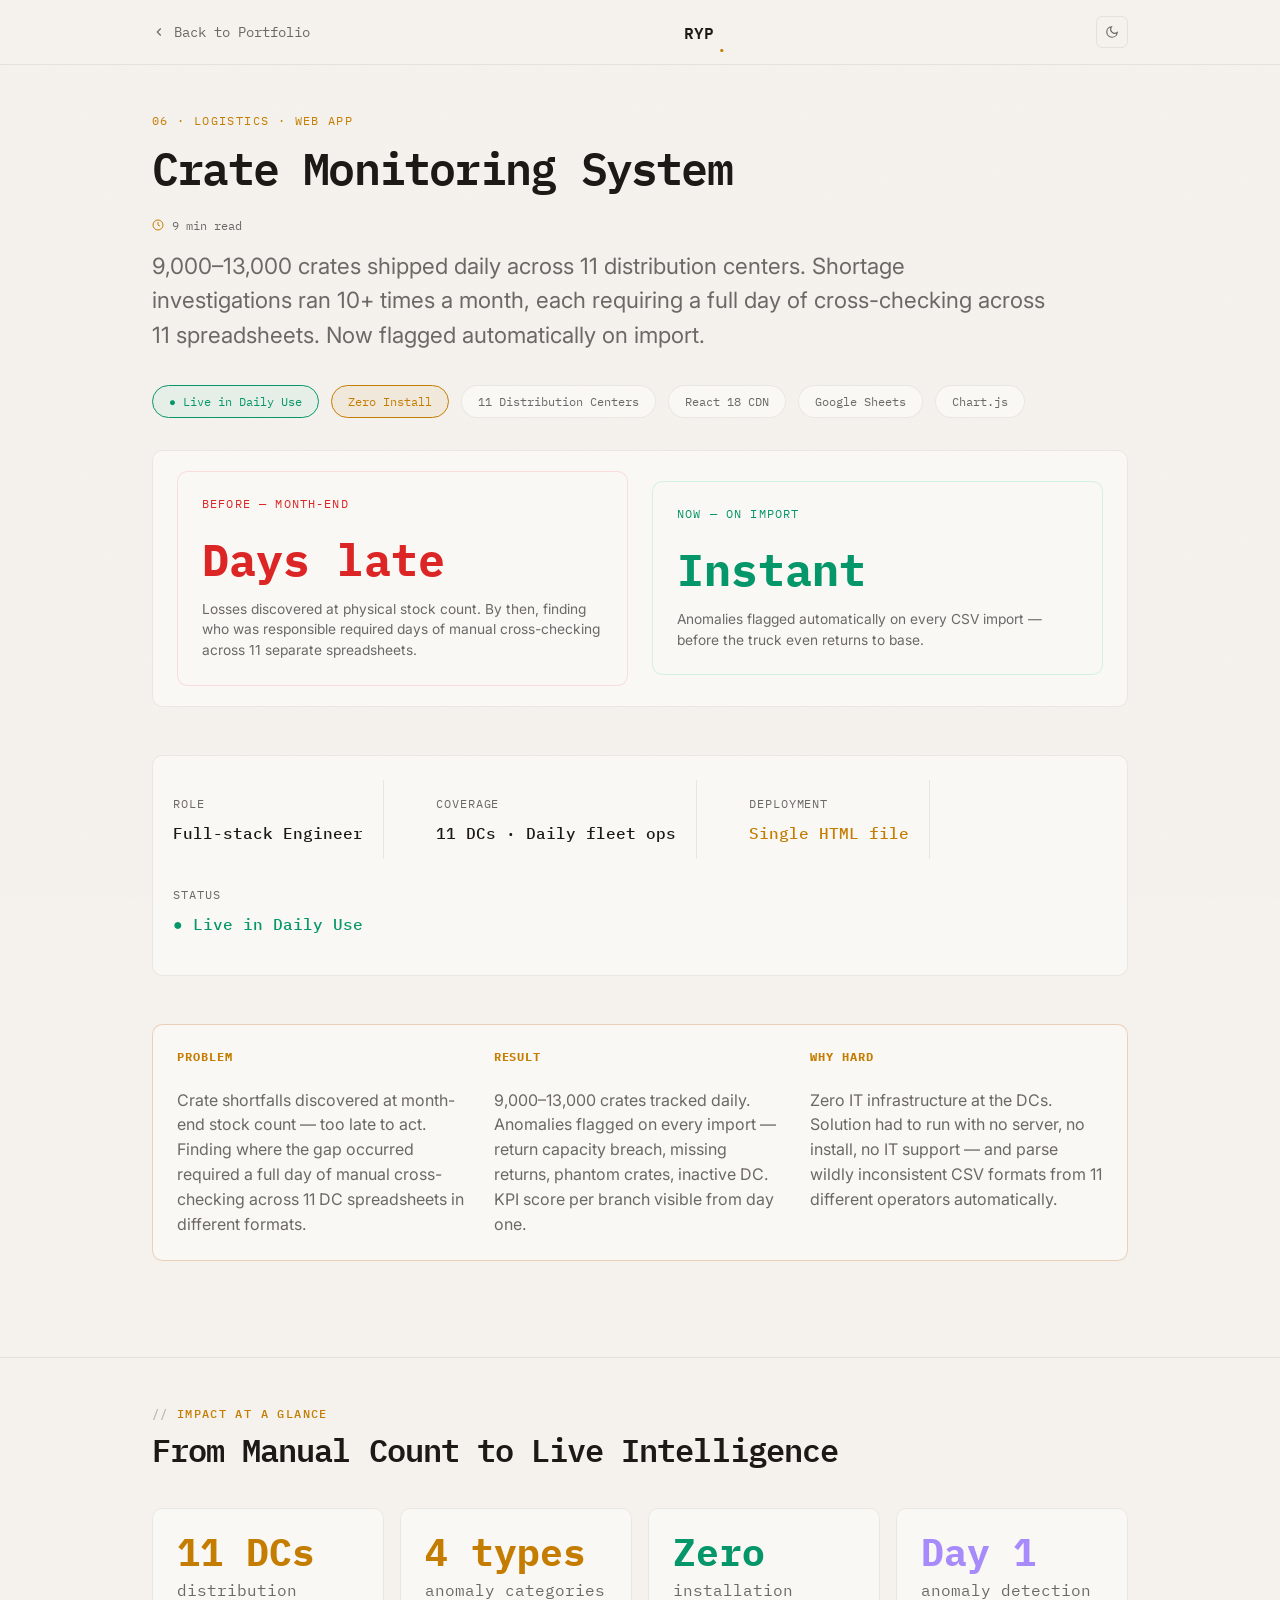
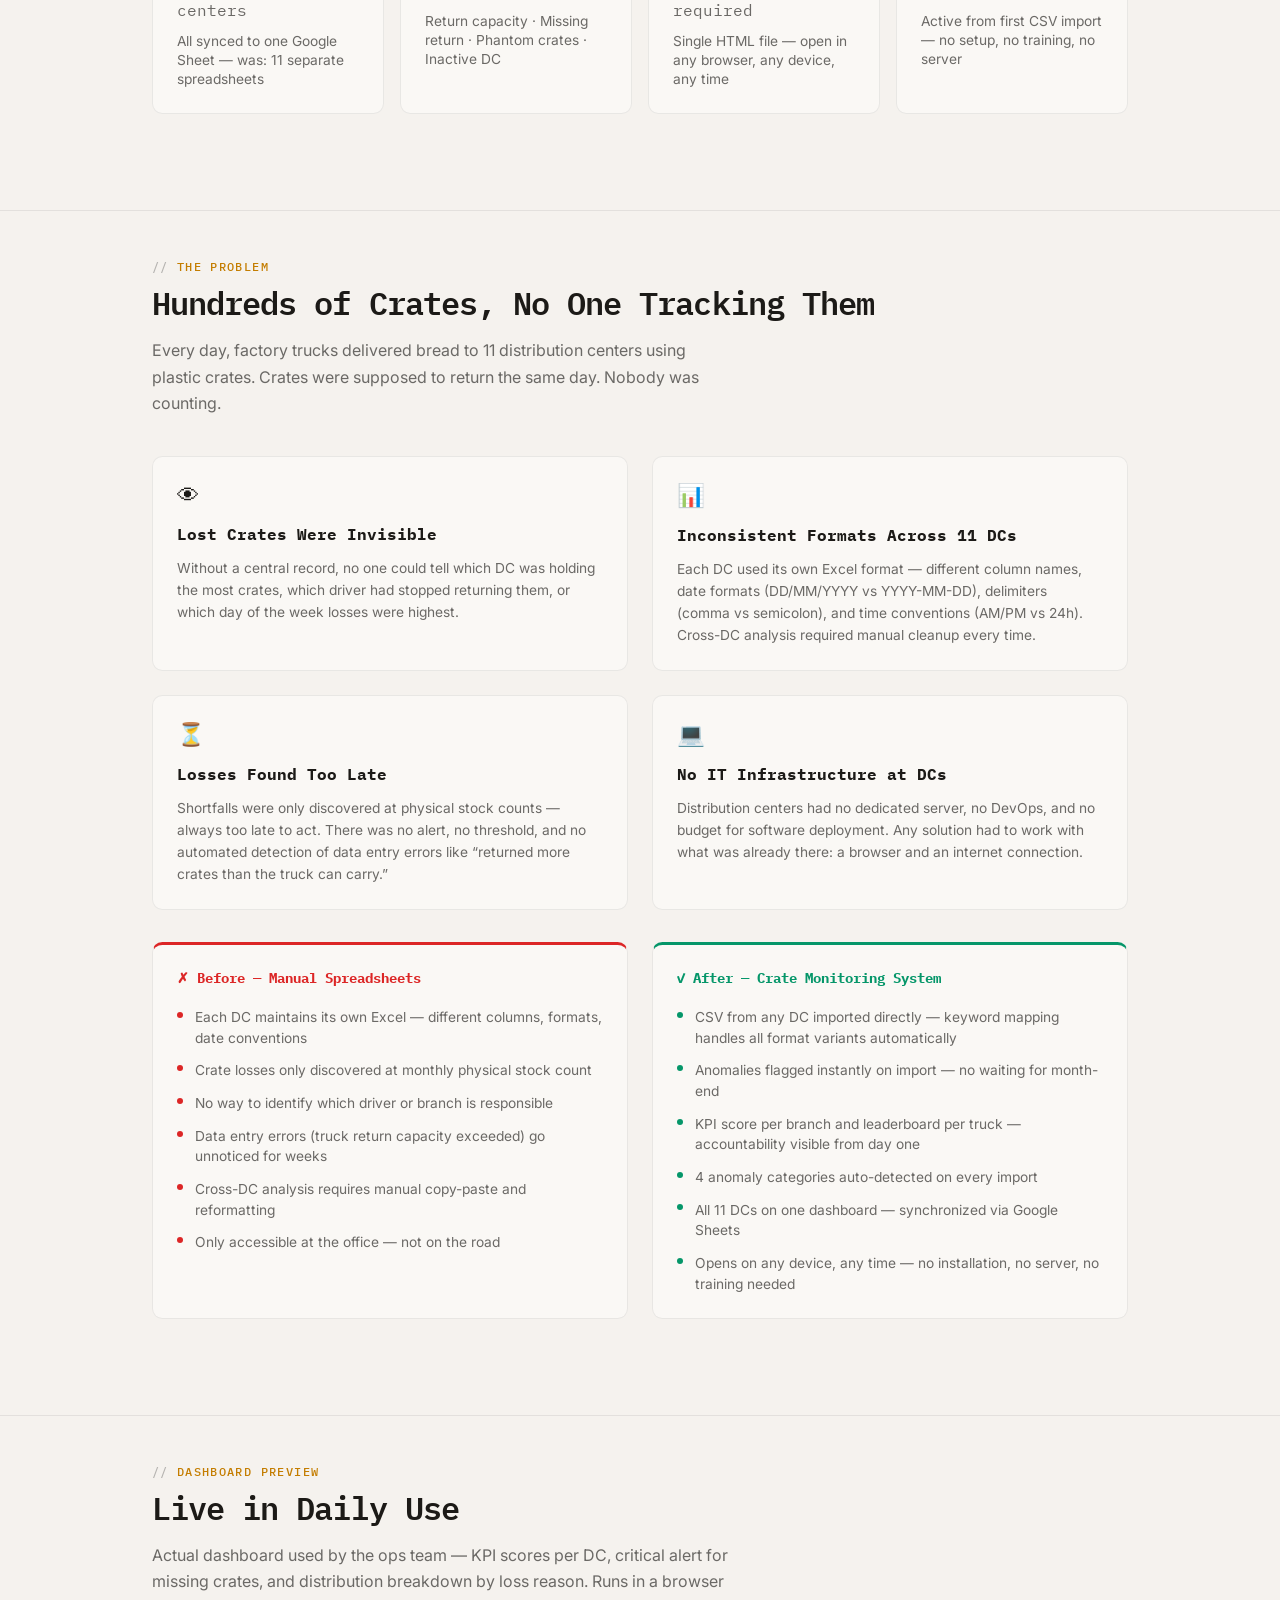
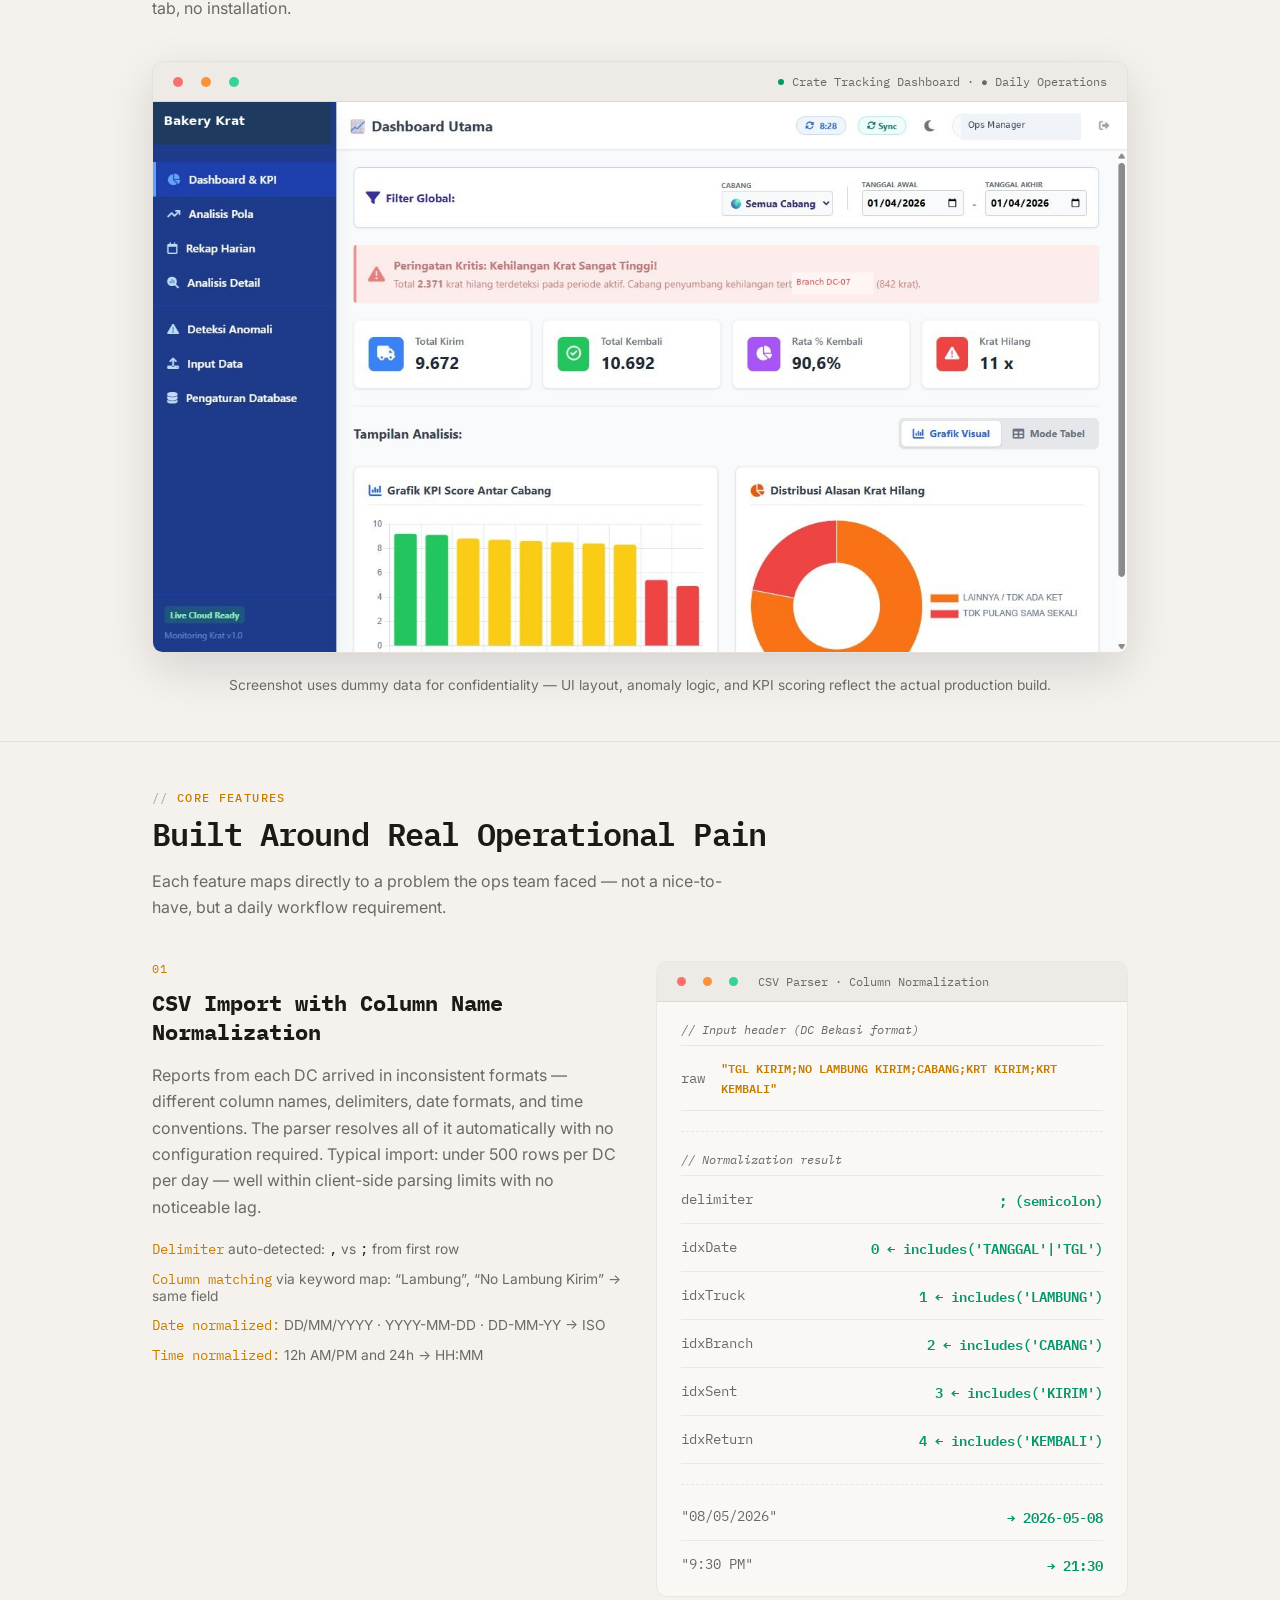
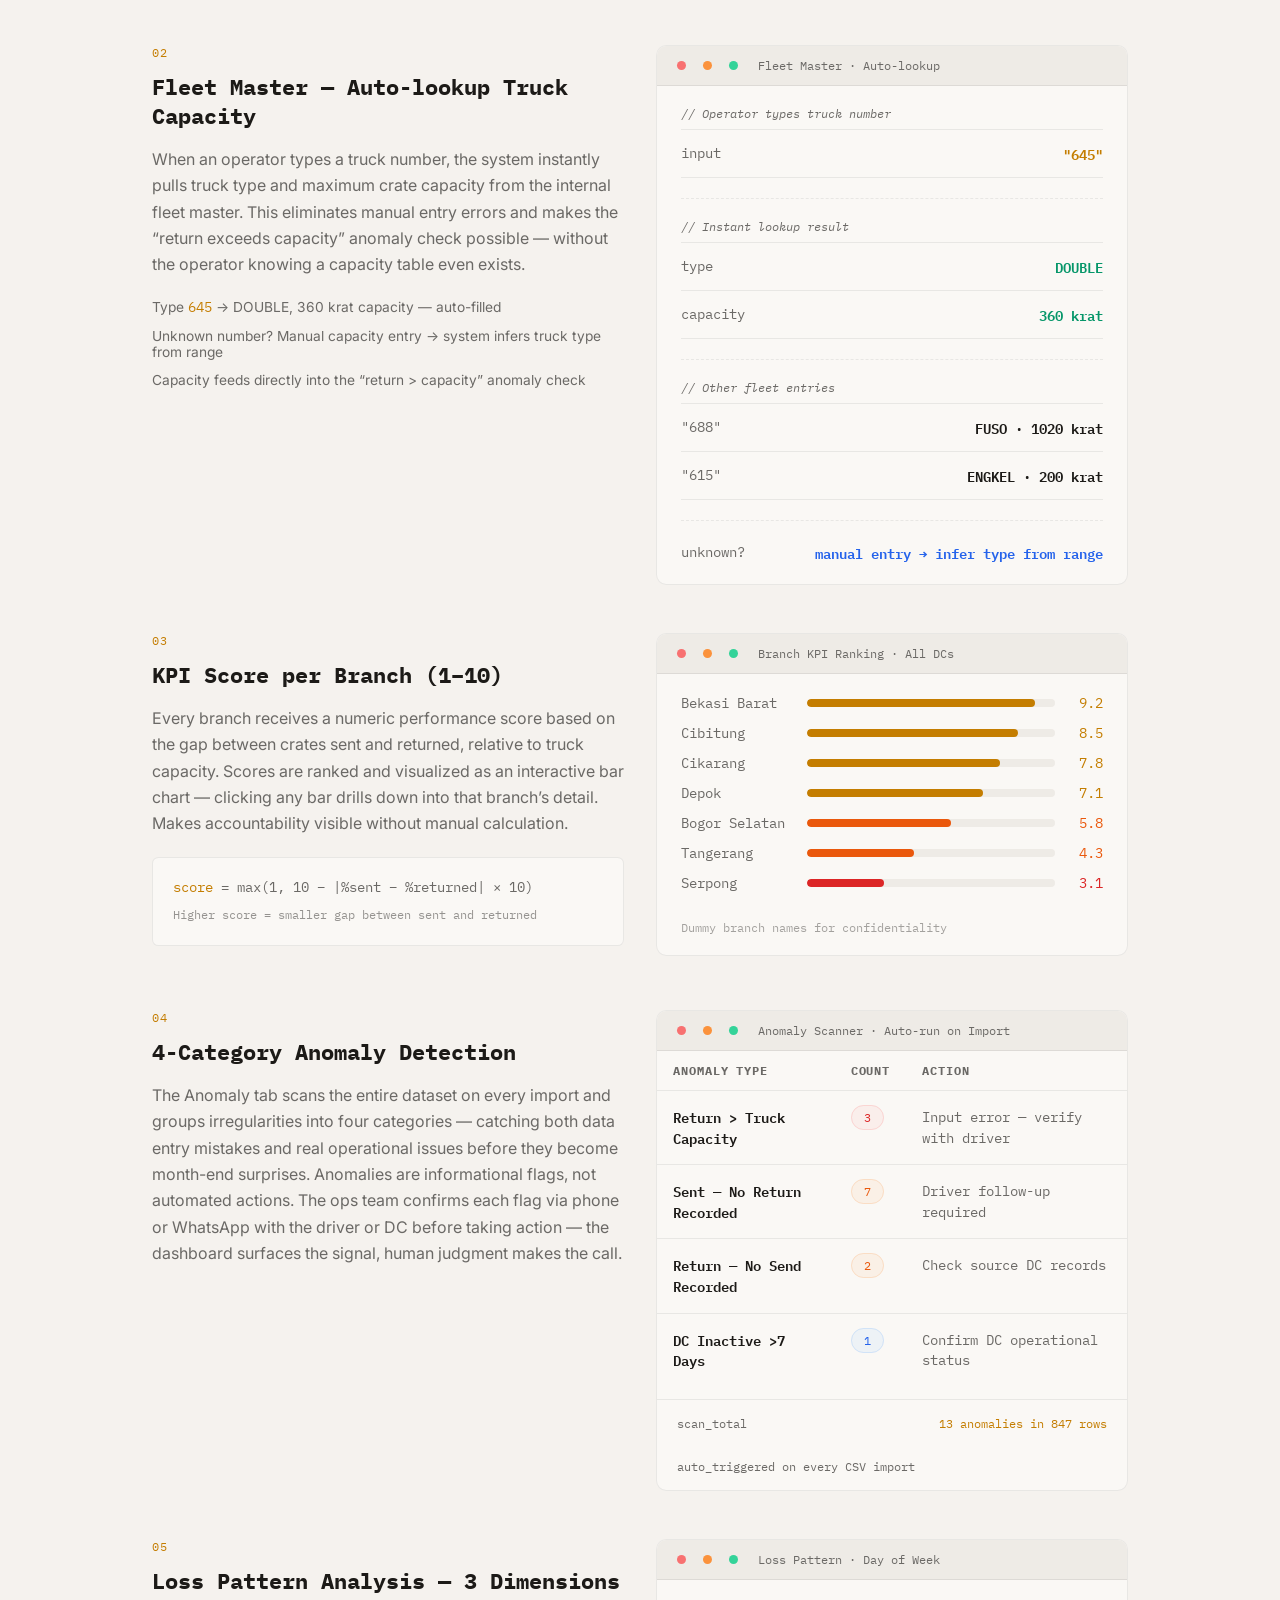
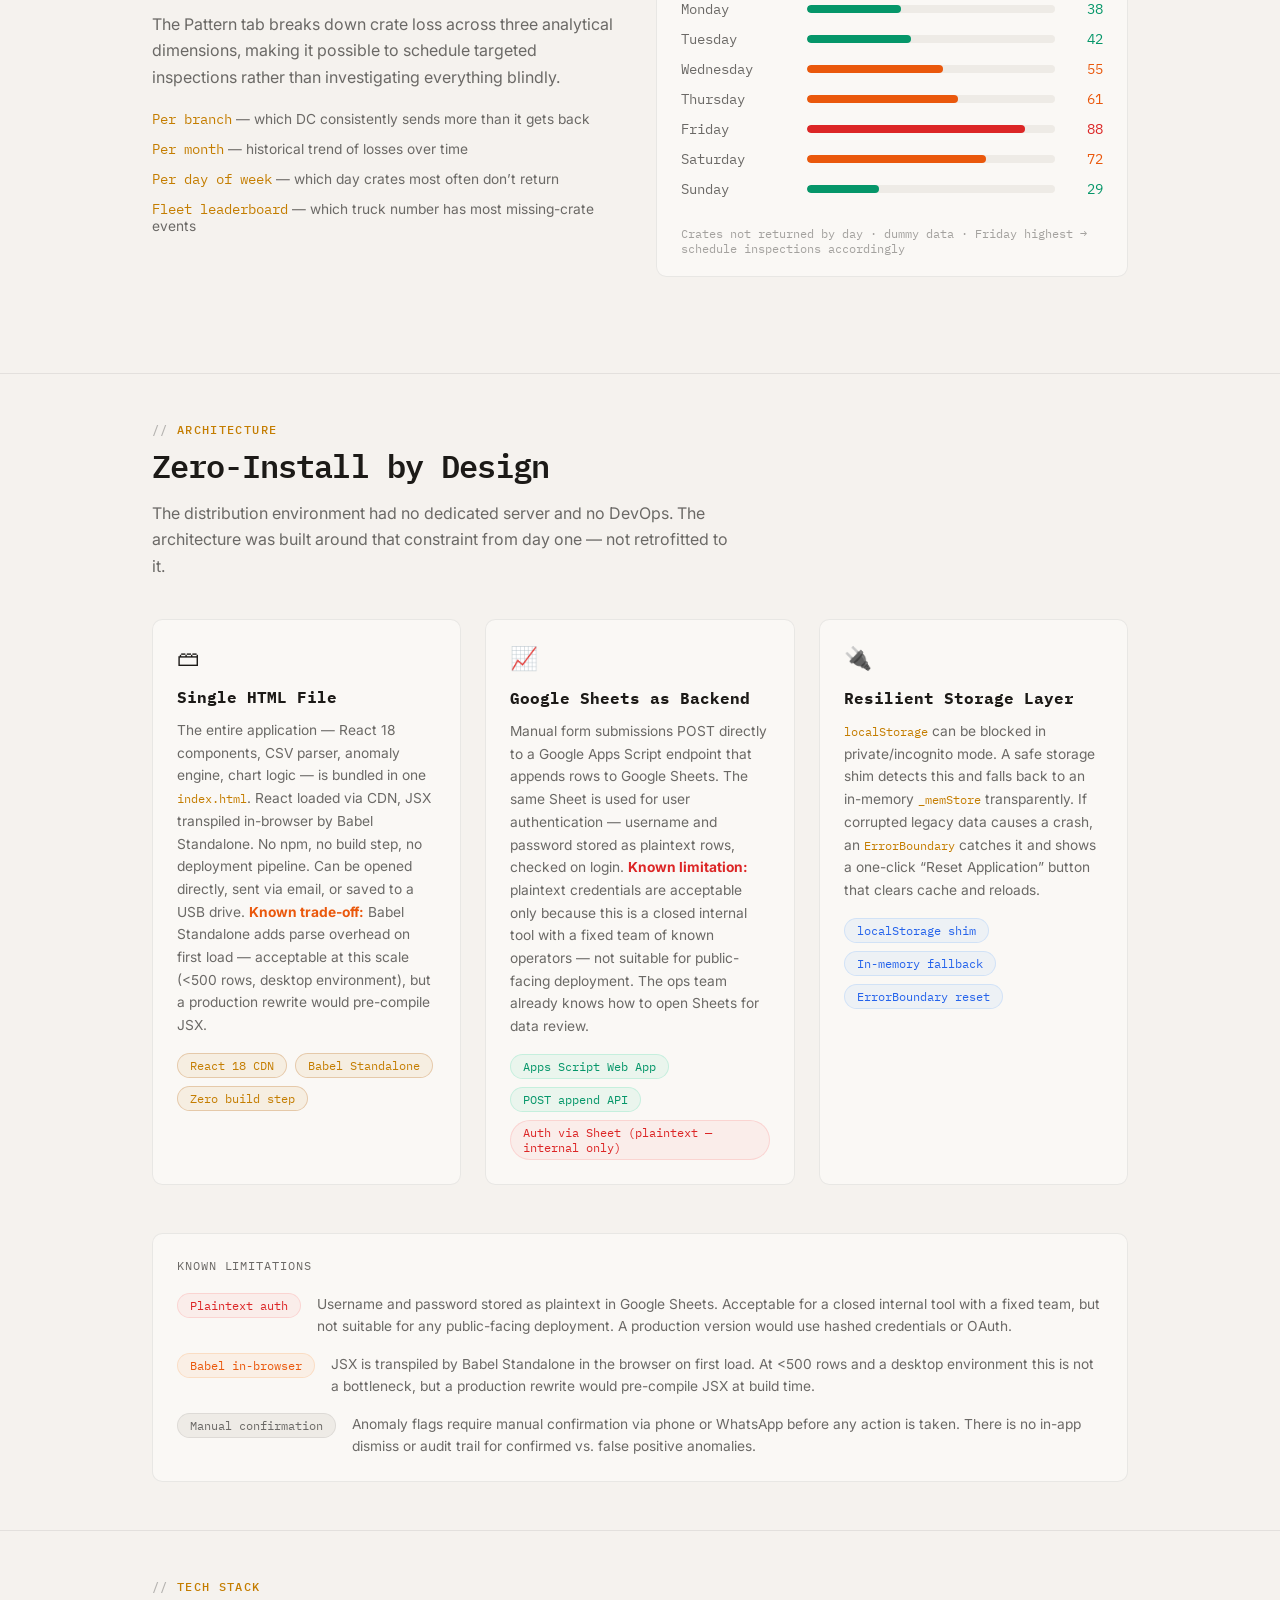
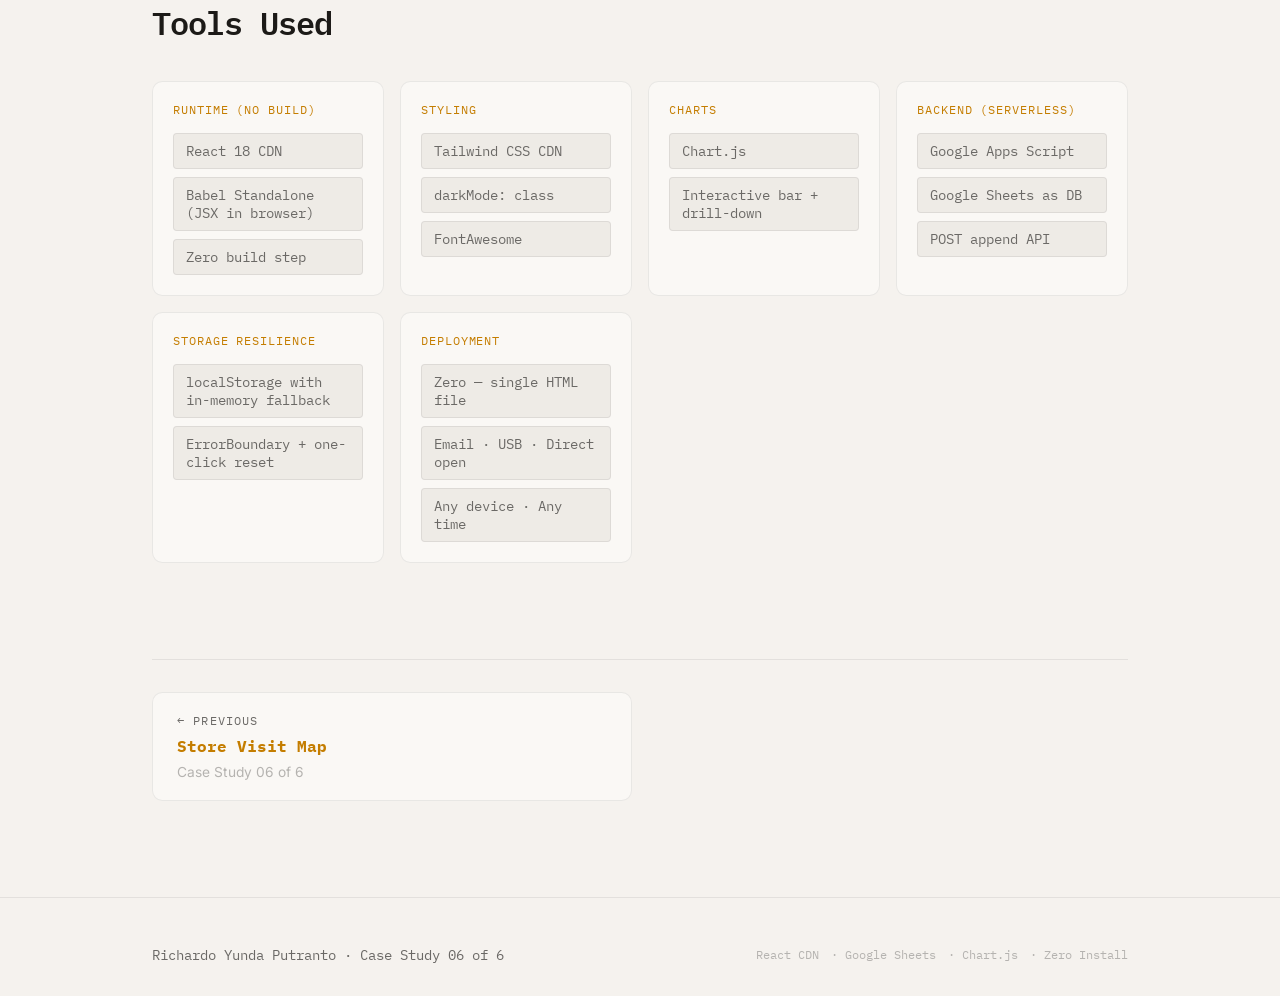
<file: krat-case-study.html>
<!DOCTYPE html>
<html lang="en" data-theme="dark">
<head>
<script>
  (function() {
    var savedTheme = localStorage.getItem('theme');
    var theme = savedTheme || (window.matchMedia('(prefers-color-scheme: dark)').matches ? 'dark' : 'light');
    document.documentElement.setAttribute('data-theme', theme);
  })();
</script>
<meta charset="UTF-8"/>
<meta name="viewport" content="width=device-width,initial-scale=1"/>
<title>Crate Monitoring System — Case Study · Richardo Yunda Putranto</title>
<meta property="og:type" content="article"/>
<meta property="og:title" content="Crate Monitoring System — Case Study · Richardo Yunda Putranto"/>
<meta property="og:description" content="Tracking 9,000–13,000 plastic crates daily across 11 distribution centers — from manual per-DC spreadsheets to a zero-install anomaly detection system built in a single HTML file."/>
<meta name="twitter:card" content="summary"/>
<meta name="twitter:title" content="Crate Monitoring System — Case Study · Richardo Yunda Putranto"/>
<link rel="canonical" href="https://richardoyunda.github.io/portfolio/krat-case-study.html"/>
<link rel="icon" type="image/svg+xml" href="data:image/svg+xml,<svg xmlns='http://www.w3.org/2000/svg' viewBox='0 0 100 100'><text y='.9em' font-size='90' font-family='monospace' fill='%23f59e0b'>R</text></svg>"/>
<meta name="description" content="Tracking 9,000–13,000 plastic crates daily across 11 distribution centers — from manual per-DC spreadsheets to a zero-install anomaly detection system built in a single HTML file."/>
<link rel="preconnect" href="https://fonts.googleapis.com"/>
<link rel="preconnect" href="https://fonts.gstatic.com" crossorigin/>
<link href="https://fonts.googleapis.com/css2?family=IBM+Plex+Mono:wght@400;500;600&family=Inter:wght@400;500;600&display=swap" rel="stylesheet"/>
<style>



</style>
<link rel="stylesheet" href="common.css"/>
<style>
/* ═══ ARCH ═══ */
.arch-wrap{background:var(--sf);border:1px solid var(--bd);border-radius:var(--rlg);padding:var(--sp8) var(--sp8) var(--sp6);overflow:hidden;}


/* ═══ SCREENSHOT ═══ */
.ss-wrap{background:var(--sf3);border:1px solid var(--bd);border-radius:var(--rlg);overflow:hidden;box-shadow:var(--shmd);}
.ss-bar{background:var(--sf4);padding:var(--sp3) var(--sp4);display:flex;align-items:center;gap:var(--sp3);border-bottom:1px solid var(--bd);}
.ss-dots{display:flex;gap:5px;}
.ss-dot{width:10px;height:10px;border-radius:50%;}
.ss-url{flex:1;font-family:var(--mono);font-size:var(--t2xs);color:var(--txf);}
.ss-caption{font-family:var(--mono);font-size:var(--t2xs);color:var(--txf);text-align:center;margin-top:var(--sp3);}
/* ═══ WAPE 2-COL ═══ */
.wape-2col{display:grid;grid-template-columns:1fr 1fr;gap:var(--sp6);align-items:start;}
@media(max-width:700px){.wape-2col{grid-template-columns:1fr;}}

/* ═══ RESPONSIVE ═══ */
@media(max-width:900px){
  .impact-grid{grid-template-columns:repeat(2,1fr);}
  .prob-grid{grid-template-columns:1fr 1fr;}
  .ba-wrap{grid-template-columns:1fr;}
  .ba-divider{display:none;}
  .challenge-layout,.challenge-layout-rev{grid-template-columns:1fr;}
  .challenge-layout-rev .ch-mock{order:0;}
  .challenge-layout-rev .ch-text{border-left:none;border-top:1px solid var(--bd);}
  .ch-text{border-right:none;border-bottom:1px solid var(--bd);}
  .arch-row,.arch-row-2{grid-template-columns:1fr;}
  .meta-row{grid-template-columns:repeat(2,1fr);}
  .meta:nth-child(2){border-right:none;}
  .meta:nth-child(3),.meta:nth-child(4){border-top:1px solid var(--bd);}
  .tech-grid{grid-template-columns:1fr 1fr;}
}
@media(max-width:640px){
  .container{padding-inline:var(--sp5);}
  .nav-in{padding-inline:var(--sp5);}
  .impact-grid{grid-template-columns:1fr 1fr;}
  .prob-grid{grid-template-columns:1fr;}
  .tech-grid{grid-template-columns:1fr;}
  .meta-row{grid-template-columns:1fr;}
  .meta{border-right:none!important;border-top:1px solid var(--bd);}
  .meta:first-child{border-top:none;}
  .fgr{grid-template-columns:1fr;}
  .eff-callout{flex-direction:column;align-items:flex-start;}
  .eff-arr{display:none;}
  section{padding-block:clamp(var(--sp6),4vw,var(--sp10));}
}


/* ═══ ICS MODULE CARDS ═══ */
.mod-grid{display:grid;grid-template-columns:1fr 1fr;gap:var(--sp4);}
.mod-card{background:var(--sf);border:1px solid var(--bd);border-radius:var(--rlg);overflow:hidden;position:relative;transition:border-color .3s var(--ease),box-shadow .3s var(--ease),transform .25s var(--ease);}
.mod-card::before{content:'';position:absolute;left:0;top:14px;bottom:14px;width:2px;background:var(--amb);border-radius:2px;transform:scaleY(0);transform-origin:bottom;transition:transform .35s var(--ease);}
.mod-card:hover{border-color:var(--bdh);box-shadow:var(--shmd);transform:translateY(-2px);}
.mod-card:hover::before{transform:scaleY(1);}
.mod-card-body{padding:var(--sp6);}
.mod-num{font-family:var(--mono);font-size:var(--txs);color:var(--txf);margin-bottom:var(--sp3);}
.mod-title{font-family:var(--mono);font-size:var(--tsm);font-weight:600;color:var(--tx);margin-bottom:var(--sp2);}
.mod-type{font-family:var(--mono);font-size:var(--t2xs);color:var(--txm);letter-spacing:.06em;text-transform:uppercase;margin-bottom:var(--sp4);}
.mod-desc{font-size:var(--tsm);color:var(--txm);line-height:1.72;}
.mod-mock{border-top:1px solid var(--bd);background:var(--sf3);}

/* ═══ FORMULA BOX ═══ */
.formula-box{background:var(--sf3);border:1px solid var(--bd);border-radius:var(--rmd);padding:var(--sp4) var(--sp5);font-family:var(--mono);font-size:var(--txs);color:var(--txm);line-height:2;margin-bottom:var(--sp4);}
.f-n{color:var(--amb);font-weight:600;}
.f-v{color:var(--grn);}

/* ═══ FEATURED MODULE (full-width) ═══ */
.feat-mod{background:var(--sf);border:1px solid var(--bd);border-radius:var(--rlg);overflow:hidden;position:relative;margin-bottom:var(--sp4);transition:border-color .3s var(--ease),box-shadow .3s var(--ease),transform .25s var(--ease);}
.feat-mod::before{content:'';position:absolute;left:0;top:14px;bottom:14px;width:2px;background:var(--amb);border-radius:2px;transform:scaleY(0);transform-origin:bottom;transition:transform .35s var(--ease);}
.feat-mod:hover{border-color:var(--bdh);box-shadow:var(--shmd);transform:translateY(-2px);}
.feat-mod:hover::before{transform:scaleY(1);}
.feat-layout{display:grid;grid-template-columns:1fr 1fr;gap:0;}
.feat-body{padding:var(--sp8);}
.feat-mock{background:var(--sf3);border-left:1px solid var(--bd);}
.feat-tag{font-family:var(--mono);font-size:var(--t2xs);color:var(--amb);letter-spacing:.1em;text-transform:uppercase;margin-bottom:var(--sp3);}
.feat-title{font-family:var(--mono);font-size:var(--tbase);font-weight:600;color:var(--tx);margin-bottom:var(--sp2);}
.feat-sub{font-family:var(--mono);font-size:var(--t2xs);color:var(--txf);letter-spacing:.07em;text-transform:uppercase;margin-bottom:var(--sp5);}
.feat-desc{font-size:var(--tsm);color:var(--txm);line-height:1.75;margin-bottom:var(--sp5);}
.ai-pills{display:flex;flex-wrap:wrap;gap:var(--sp2);}
.ai-pill{font-family:var(--mono);font-size:10px;font-weight:600;padding:3px 10px;border-radius:var(--rfull);border:1px solid transparent;}
.ai-duo{display:grid;grid-template-columns:1fr 1fr;gap:var(--sp4);}
.ai-card{background:var(--sf);border:1px solid var(--bd);border-radius:var(--rlg);padding:var(--sp6);position:relative;overflow:hidden;transition:border-color .3s var(--ease),box-shadow .3s var(--ease),transform .25s var(--ease);}
.ai-card::before{content:'';position:absolute;left:0;top:12px;bottom:12px;width:2px;background:var(--amb);border-radius:2px;transform:scaleY(0);transform-origin:bottom;transition:transform .35s var(--ease);}
.ai-card:hover{border-color:var(--bdh);box-shadow:var(--shmd);transform:translateY(-2px);}
.ai-card:hover::before{transform:scaleY(1);}

/* ═══ HEATMAP ═══ */
.mm-heatmap{display:grid;grid-template-columns:repeat(10,1fr);gap:2px;margin-bottom:var(--sp2);}
.hc{aspect-ratio:1;border-radius:2px;}
.h0{background:var(--sf4);}
.h1{background:rgba(245,158,11,.25);}
.h2{background:rgba(245,158,11,.55);}
.h3{background:rgba(248,113,113,.75);}
.mm-heat-legend{display:flex;gap:var(--sp3);margin-bottom:var(--sp3);}
.hl-item{display:flex;align-items:center;gap:4px;font-size:9px;color:var(--txf);}
.hl-box{width:8px;height:8px;border-radius:2px;}

/* ═══ TABLE IN MOCK ═══ */
.mm-tbl{width:100%;border-collapse:collapse;}
.mm-tbl th{font-size:9px;color:var(--txf);text-align:left;padding:var(--sp1) var(--sp2);border-bottom:1px solid var(--bd);letter-spacing:.06em;text-transform:uppercase;}
.mm-tbl td{font-size:10px;padding:4px var(--sp2);color:var(--txm);border-bottom:1px solid var(--bd);}
.mm-tbl tr:last-child td{border-bottom:none;}
.pill{display:inline-block;padding:1px 6px;border-radius:var(--rfull);font-size:9px;font-weight:700;font-family:var(--mono);}
.pr{background:rgba(248,113,113,.1);color:var(--red);}
.pa{background:var(--adim);color:var(--amb);}
.pg{background:rgba(52,211,153,.1);color:var(--grn);}

/* ═══ BAR CHART IN MOCK ═══ */
.mm-barchart{display:flex;flex-direction:column;gap:var(--sp2);}
.mm-brow{display:flex;align-items:center;gap:var(--sp2);}
.mm-blbl{width:90px;font-size:10px;color:var(--txf);text-align:right;flex-shrink:0;white-space:nowrap;overflow:hidden;text-overflow:ellipsis;}
.mm-btrk{flex:1;height:5px;background:var(--sf4);border-radius:var(--rfull);overflow:hidden;}
.mm-bfil{height:100%;border-radius:var(--rfull);}
.mm-bval{font-size:10px;color:var(--txm);width:36px;text-align:right;flex-shrink:0;}

@media(max-width:900px){
  .feat-layout{grid-template-columns:1fr;}
  .feat-mock{border-left:none;border-top:1px solid var(--bd);}
  .ai-duo{grid-template-columns:1fr;}
  .mod-grid{grid-template-columns:1fr;}
}



/* ═══ HERO ═══ */
.hero-eyebrow{font-family:var(--mono);font-size:var(--t2xs);color:var(--amb);letter-spacing:.12em;text-transform:uppercase;margin-bottom:var(--sp4);}
.hero-title{font-size:var(--t2xl);line-height:1.05;margin-bottom:var(--sp6);color:var(--tx);}
.hero-sub{font-size:var(--tlg);color:var(--txm);line-height:1.55;max-width:64ch;margin-bottom:var(--sp8);}
.hero-badges{display:flex;flex-wrap:wrap;gap:var(--sp3);margin-bottom:var(--sp8);}
.hbadge{font-family:var(--mono);font-size:var(--t2xs);padding:var(--sp2) var(--sp4);border-radius:var(--rfull);border:1px solid var(--bd);color:var(--txm);background:var(--sf);}
.hbadge.live{border-color:var(--grn);color:var(--grn);background:rgba(52,211,153,.07);}
.hbadge.zero{border-color:var(--amb);color:var(--amb);background:var(--adim);}

/* ── Before/After ── */
.eff-callout{display:grid;grid-template-columns:1fr 1fr;gap:var(--sp6);margin-bottom:var(--sp12);}
@media(max-width:600px){.eff-callout{grid-template-columns:1fr;}}
.eff-block{background:var(--sf);border:1px solid var(--bd);border-radius:var(--rlg);padding:var(--sp6);}
.eff-block.old{border-color:rgba(248,113,113,.2);}
.eff-block.new{border-color:rgba(52,211,153,.2);}
.eff-lbl{font-family:var(--mono);font-size:var(--t2xs);letter-spacing:.1em;text-transform:uppercase;margin-bottom:var(--sp4);}
.eff-block.old .eff-lbl{color:var(--red);}
.eff-block.new .eff-lbl{color:var(--grn);}
.eff-time{font-size:var(--t2xl);font-family:var(--mono);font-weight:700;margin-bottom:var(--sp2);}
.eff-block.old .eff-time{color:var(--red);}
.eff-block.new .eff-time{color:var(--grn);}
.eff-sub{font-size:var(--txs);color:var(--txm);line-height:1.5;}

/* ── Meta row ── */
.meta-row{display:flex;flex-wrap:wrap;gap:var(--sp3) var(--sp8);padding:var(--sp6) 0;border-top:1px solid var(--bd);border-bottom:1px solid var(--bd);margin-bottom:var(--sp12);}
.meta{display:flex;flex-direction:column;gap:var(--sp1);}
.meta-l{font-family:var(--mono);font-size:var(--t2xs);color:var(--txm);letter-spacing:.08em;text-transform:uppercase;}
.meta-v{font-size:var(--tsm);color:var(--tx);font-weight:500;}

/* ── TL;DR ── */
.tldr-box{background:var(--sf);border:1px solid var(--bda);border-radius:var(--rlg);padding:var(--sp6);margin-bottom:var(--sp12);}
.tldr-inner{display:grid;grid-template-columns:repeat(3,1fr);gap:var(--sp6);}
@media(max-width:680px){.tldr-inner{grid-template-columns:1fr;}}
.tldr-row{display:flex;flex-direction:column;gap:var(--sp2);}
.tldr-lbl{font-family:var(--mono);font-size:var(--t2xs);color:var(--amb);letter-spacing:.08em;text-transform:uppercase;}
.tldr-txt{font-size:var(--tsm);color:var(--txm);line-height:1.55;}

/* ── Impact metrics ── */
.impact-grid{display:grid;grid-template-columns:repeat(4,1fr);gap:var(--sp4);margin-bottom:var(--sp12);}
@media(max-width:700px){.impact-grid{grid-template-columns:repeat(2,1fr);}}
.ic-card{background:var(--sf);border:1px solid var(--bd);border-radius:var(--rlg);padding:var(--sp6);position:relative;overflow:hidden;transition:transform var(--tr),box-shadow var(--tr);cursor:default;}
.ic-card::before{content:'';position:absolute;left:0;top:0;bottom:0;width:3px;background:var(--amb);transform:scaleY(0);transform-origin:bottom;transition:transform .4s var(--ease);}
.ic-card:hover{transform:translateY(-2px);box-shadow:var(--shmd);}
.ic-card:hover::before{transform:scaleY(1);}
.ic-num{font-family:var(--mono);font-size:clamp(1.6rem,4vw,2.4rem);font-weight:700;color:var(--amb);line-height:1;}
.ic-num.grn{color:var(--grn);}
.ic-num.pur{color:#a78bfa;}
.ic-unit{font-family:var(--mono);font-size:var(--tsm);color:var(--txm);margin-top:var(--sp1);}
.ic-sub{font-size:var(--txs);color:var(--txm);margin-top:var(--sp3);line-height:1.4;}

/* ── Section header ── */
.sec-head{margin-bottom:var(--sp10);}
.sec-lbl{font-family:var(--mono);font-size:var(--t2xs);color:var(--amb);letter-spacing:.12em;text-transform:uppercase;margin-bottom:var(--sp3);}
.sec-title{font-size:var(--txl);color:var(--tx);margin-bottom:var(--sp4);}
.sec-sub{font-size:var(--tsm);color:var(--txm);max-width:58ch;line-height:1.65;}

/* ── Problem cards ── */
.problem-grid{display:grid;grid-template-columns:1fr 1fr;gap:var(--sp6);margin-bottom:var(--sp8);}
@media(max-width:680px){.problem-grid{grid-template-columns:1fr;}}
.prob-card{background:var(--sf);border:1px solid var(--bd);border-radius:var(--rlg);padding:var(--sp6);position:relative;overflow:hidden;transition:transform var(--tr),box-shadow var(--tr);}
.prob-card::before{content:'';position:absolute;left:0;top:0;bottom:0;width:3px;background:var(--amb);transform:scaleY(0);transform-origin:bottom;transition:transform .4s var(--ease);}
.prob-card:hover{transform:translateY(-2px);box-shadow:var(--shmd);}
.prob-card:hover::before{transform:scaleY(1);}
.prob-icon{font-size:1.4rem;margin-bottom:var(--sp4);}
.prob-title{font-family:var(--mono);font-size:var(--tsm);font-weight:700;color:var(--tx);margin-bottom:var(--sp3);}
.prob-desc{font-size:var(--txs);color:var(--txm);line-height:1.6;}

/* ── Before/After list ── */
.ba-grid{display:grid;grid-template-columns:1fr 1fr;gap:var(--sp6);margin-bottom:var(--sp12);}
@media(max-width:640px){.ba-grid{grid-template-columns:1fr;}}
.ba-col{background:var(--sf);border:1px solid var(--bd);border-radius:var(--rlg);padding:var(--sp6);}
.ba-col.before{border-top:3px solid var(--red);}
.ba-col.after{border-top:3px solid var(--grn);}
.ba-title{font-family:var(--mono);font-size:var(--txs);font-weight:700;margin-bottom:var(--sp5);display:flex;align-items:center;gap:var(--sp3);}
.ba-col.before .ba-title{color:var(--red);}
.ba-col.after .ba-title{color:var(--grn);}
.ba-list{display:flex;flex-direction:column;gap:var(--sp3);}
.ba-item{display:flex;gap:var(--sp3);font-size:var(--txs);color:var(--txm);line-height:1.5;align-items:flex-start;}
.dot{width:6px;height:6px;border-radius:50%;flex-shrink:0;margin-top:.35em;}
.dot.red{background:var(--red);}
.dot.grn{background:var(--grn);}

/* ── Architecture cards ── */
.arch-grid{display:grid;grid-template-columns:repeat(auto-fill,minmax(260px,1fr));gap:var(--sp6);margin-bottom:var(--sp12);}
.arch-card{background:var(--sf);border:1px solid var(--bd);border-radius:var(--rlg);padding:var(--sp6);position:relative;overflow:hidden;transition:transform var(--tr),box-shadow var(--tr);}
.arch-card::before{content:'';position:absolute;left:0;top:0;bottom:0;width:3px;background:var(--amb);transform:scaleY(0);transform-origin:bottom;transition:transform .4s var(--ease);}
.arch-card:hover{transform:translateY(-2px);box-shadow:var(--shmd);}
.arch-card:hover::before{transform:scaleY(1);}
.arch-icon{font-size:1.4rem;margin-bottom:var(--sp4);}
.arch-name{font-family:var(--mono);font-size:var(--tsm);font-weight:700;color:var(--tx);margin-bottom:var(--sp3);}
.arch-desc{font-size:var(--txs);color:var(--txm);line-height:1.65;margin-bottom:var(--sp4);}
.arch-chips{display:flex;flex-wrap:wrap;gap:var(--sp2);}
.arch-chip{font-family:var(--mono);font-size:var(--t2xs);padding:var(--sp1) var(--sp3);border-radius:var(--rfull);border:1px solid var(--bd);color:var(--txm);background:var(--sf3);}
.arch-chip.amb{border-color:var(--bda);color:var(--amb);background:var(--adim);}
.arch-chip.grn{border-color:rgba(52,211,153,.2);color:var(--grn);background:rgba(52,211,153,.08);}
.arch-chip.blu{border-color:rgba(96,165,250,.2);color:var(--blu);background:rgba(96,165,250,.08);}

/* ── Feature sections ── */
.feat-num{font-family:var(--mono);font-size:var(--t2xs);color:var(--amb);letter-spacing:.08em;margin-bottom:var(--sp3);}
.feat-title{font-family:var(--mono);font-size:var(--tlg);font-weight:700;color:var(--tx);margin-bottom:var(--sp4);}
.feat-desc{font-size:var(--tsm);color:var(--txm);line-height:1.65;margin-bottom:var(--sp5);}
.feat-grid{display:grid;grid-template-columns:1fr 1fr;gap:var(--sp8);align-items:start;margin-bottom:var(--sp12);}
@media(max-width:760px){.feat-grid{grid-template-columns:1fr;}}

/* ── Mock terminal ── */
.mock-term{background:var(--sf);border:1px solid var(--bd);border-radius:var(--rlg);overflow:hidden;font-family:var(--mono);}
.mt-bar{background:var(--sf3);padding:var(--sp3) var(--sp5);display:flex;align-items:center;gap:var(--sp3);border-bottom:1px solid var(--bd);}
.mt-dot{width:9px;height:9px;border-radius:50%;}
.mt-ttl{font-size:var(--t2xs);color:var(--txm);margin-left:var(--sp2);}
.mt-body{padding:var(--sp5) var(--sp6);display:flex;flex-direction:column;gap:var(--sp3);}
.mt-r{display:flex;justify-content:space-between;align-items:center;gap:var(--sp4);padding-bottom:var(--sp3);border-bottom:1px solid var(--bd);font-size:var(--txs);}
.mt-r:last-child{border-bottom:none;padding-bottom:0;}
.mt-k{color:var(--txm);}
.mt-v{color:var(--tx);font-weight:600;}
.mt-v.grn{color:var(--grn);}
.mt-v.red{color:var(--red);}
.mt-v.amb{color:var(--amb);}
.mt-v.blu{color:var(--blu);}
.mt-lbl{font-size:var(--t2xs);color:var(--txm);font-style:italic;padding-bottom:var(--sp2);border-bottom:1px solid var(--bd);}
.mt-div{border-top:1px dashed var(--bd);margin:var(--sp2) 0;}

/* ── Anomaly table ── */
.anom-table{width:100%;border-collapse:collapse;font-size:var(--txs);}
.anom-table th{font-family:var(--mono);font-size:var(--t2xs);color:var(--txm);text-transform:uppercase;letter-spacing:.08em;padding:var(--sp3) var(--sp4);text-align:left;border-bottom:1px solid var(--bd);}
.anom-table td{padding:var(--sp4);border-bottom:1px solid var(--bd);color:var(--txm);vertical-align:top;line-height:1.5;}
.anom-table td:first-child{font-family:var(--mono);color:var(--tx);font-weight:600;}
.anom-table tr:last-child td{border-bottom:none;}
.anom-tag{font-family:var(--mono);font-size:var(--t2xs);padding:var(--sp1) var(--sp3);border-radius:var(--rfull);}
.anom-tag.crit{background:rgba(248,113,113,.08);color:var(--red);border:1px solid rgba(248,113,113,.2);}
.anom-tag.warn{background:rgba(251,146,60,.08);color:var(--org);border:1px solid rgba(251,146,60,.2);}
.anom-tag.info{background:rgba(96,165,250,.08);color:var(--blu);border:1px solid rgba(96,165,250,.2);}

/* ── KPI bar mock ── */
.kpi-bar-list{display:flex;flex-direction:column;gap:var(--sp3);}
.kpi-bar-row{display:flex;align-items:center;gap:var(--sp4);}
.kpi-bar-lbl{font-size:var(--txs);color:var(--txm);min-width:110px;}
.kpi-bar-track{flex:1;height:8px;background:var(--sf3);border-radius:var(--rfull);overflow:hidden;}
.kpi-bar-fill{height:100%;border-radius:var(--rfull);background:var(--amb);transition:width .6s var(--ease);}
.kpi-bar-val{font-family:var(--mono);font-size:var(--txs);color:var(--amb);min-width:32px;text-align:right;}

/* ── Tech stack ── */
.tech-grid{display:grid;grid-template-columns:repeat(auto-fill,minmax(200px,1fr));gap:var(--sp4);}
.tech-group{background:var(--sf);border:1px solid var(--bd);border-radius:var(--rlg);padding:var(--sp5);}
.tech-lyr{font-family:var(--mono);font-size:var(--t2xs);color:var(--amb);letter-spacing:.08em;text-transform:uppercase;margin-bottom:var(--sp4);}
.tech-items{display:flex;flex-direction:column;gap:var(--sp2);}
.tchip{font-size:var(--txs);color:var(--txm);background:var(--sf3);border-radius:var(--rsm);padding:var(--sp2) var(--sp3);}

/* ── Screenshot ── */
.screenshot-wrap{border-radius:var(--rlg);overflow:hidden;border:1px solid var(--bd);margin-bottom:var(--sp6);box-shadow:var(--shlg);}
.screenshot-bar{background:var(--sf3);padding:var(--sp3) var(--sp5);display:flex;align-items:center;gap:var(--sp3);border-bottom:1px solid var(--bd);}
.bar-dot{width:10px;height:10px;border-radius:50%;}
.bar-url{font-family:var(--mono);font-size:var(--t2xs);color:var(--txm);margin-left:auto;display:flex;align-items:center;gap:var(--sp2);}
.bar-live{width:6px;height:6px;border-radius:50%;background:var(--grn);}

/* ── Divider ── */
.dv{border:none;border-top:1px solid var(--bd);margin:0;}

/* ── Reveal ── */
.reveal{opacity:0;transform:translateY(16px);transition:opacity .5s var(--ease),transform .5s var(--ease);}
.reveal.in{opacity:1;transform:none;}
.d1{transition-delay:.08s;}.d2{transition-delay:.16s;}.d3{transition-delay:.24s;}

/* ── Back to top ── */
#btt{position:fixed;bottom:var(--sp8);right:var(--sp8);width:40px;height:40px;border-radius:50%;background:var(--amb);color:#000;display:flex;align-items:center;justify-content:center;opacity:0;pointer-events:none;transition:opacity .3s;z-index:99;font-size:1rem;}
#btt.vis{opacity:1;pointer-events:auto;}
#btt:hover{filter:brightness(1.15);}


.read-time{display:inline-flex;align-items:center;gap:var(--sp2);font-family:var(--mono);font-size:var(--t2xs);color:var(--txm);margin-bottom:var(--sp4);}
.read-time svg{color:var(--amb);}


/* ── Prev/Next Navigation ── */
.proj-nav{display:grid;grid-template-columns:1fr 1fr;gap:var(--sp4);margin-top:var(--sp12);padding-top:var(--sp8);border-top:1px solid var(--bd);}
.proj-nav-link{background:var(--sf);border:1px solid var(--bd);border-radius:var(--rlg);padding:var(--sp5) var(--sp6);display:flex;flex-direction:column;gap:var(--sp2);text-decoration:none;position:relative;overflow:hidden;transition:transform var(--tr),box-shadow var(--tr),border-color var(--tr);}
.proj-nav-link::before{content:'';position:absolute;left:0;top:0;bottom:0;width:3px;background:var(--amb);transform:scaleY(0);transform-origin:bottom;transition:transform .4s var(--ease);}
.proj-nav-link:hover{transform:translateY(-2px);box-shadow:var(--shmd);border-color:var(--bda);}
.proj-nav-link:hover::before{transform:scaleY(1);}
.proj-nav-link.next{text-align:right;}
.proj-nav-link.next::before{left:auto;right:0;}
.proj-nav-dir{font-family:var(--mono);font-size:var(--t2xs);color:var(--txm);letter-spacing:.1em;text-transform:uppercase;}
.proj-nav-title{font-family:var(--mono);font-size:var(--tsm);font-weight:700;color:var(--amb);}
.proj-nav-num{font-size:var(--txs);color:var(--txf);}
.proj-nav-empty{display:block;}
@media(max-width:560px){.proj-nav{grid-template-columns:1fr;}}
.skip-link{position:absolute;top:-40px;left:0;background:var(--amb);color:#000;padding:8px 16px;z-index:10000;font-family:var(--mono);font-size:var(--txs);transition:top .2s;}
.skip-link:focus{top:0;}
.tbtn svg{transition:transform .3s var(--ease),opacity .2s;}
</style>
</head>
<body>
<a href="#main-content" class="skip-link">Skip to content</a>

<div id="pgb" style="position:fixed;top:0;left:0;height:2px;background:var(--amb);z-index:200;width:0;transition:width .1s linear;pointer-events:none;"></div>

<nav>
  <div class="nav-in">
    <a href="index.html" class="nav-back">
      <svg viewBox="0 0 24 24" fill="none" stroke="currentColor" stroke-width="2"><path d="m15 18-6-6 6-6"/></svg>
      Back to Portfolio
    </a>
    <a href="index.html" class="nav-logo">RYP<span class="dot">.</span></a>
    <button class="tbtn" data-theme-toggle aria-label="Toggle theme">
      <svg width="14" height="14" viewBox="0 0 24 24" fill="none" stroke="currentColor" stroke-width="2"><path d="M21 12.79A9 9 0 1 1 11.21 3 7 7 0 0 0 21 12.79z"/></svg>
    </button>
  </div>
</nav>
<main id="main-content">

<!-- ══ HERO ══ -->
<section id="main-content" id="hero">
  <div class="container">
    <div class="hero-eyebrow reveal">06 &middot; Logistics &middot; Web App</div>
    <h1 class="hero-title reveal d1">Crate Monitoring System</h1>
    <div class="read-time reveal d2"><svg width="12" height="12" viewBox="0 0 24 24" fill="none" stroke="currentColor" stroke-width="2"><circle cx="12" cy="12" r="10"/><polyline points="12 6 12 12 16 14"/></svg>9 min read</div>
    <p class="hero-sub reveal d2">9,000–13,000 crates shipped daily across 11 distribution centers. Shortage investigations ran 10+ times a month, each requiring a full day of cross-checking across 11 spreadsheets. Now flagged automatically on import.</p>
    <div class="hero-badges reveal d3">
      <span class="hbadge live">&#9679; Live in Daily Use</span>
      <span class="hbadge zero">Zero Install</span>
      <span class="hbadge">11 Distribution Centers</span>
      <span class="hbadge">React 18 CDN</span>
      <span class="hbadge">Google Sheets</span>
      <span class="hbadge">Chart.js</span>
    </div>

    <div class="eff-callout reveal">
      <div class="eff-block old">
        <div class="eff-lbl">Before &mdash; Month-end</div>
        <div class="eff-time">Days late</div>
        <div class="eff-sub">Losses discovered at physical stock count. By then, finding who was responsible required days of manual cross-checking across 11 separate spreadsheets.</div>
      </div>
      <div class="eff-block new">
        <div class="eff-lbl">Now &mdash; On Import</div>
        <div class="eff-time">Instant</div>
        <div class="eff-sub">Anomalies flagged automatically on every CSV import &mdash; before the truck even returns to base.</div>
      </div>
    </div>

    <div class="meta-row reveal">
      <div class="meta"><span class="meta-l">Role</span><span class="meta-v">Full-stack Engineer</span></div>
      <div class="meta"><span class="meta-l">Coverage</span><span class="meta-v">11 DCs &middot; Daily fleet ops</span></div>
      <div class="meta"><span class="meta-l">Deployment</span><span class="meta-v" style="color:var(--amb);">Single HTML file</span></div>
      <div class="meta"><span class="meta-l">Status</span><span class="meta-v" style="color:var(--grn);">&#9679; Live in Daily Use</span></div>
    </div>

    <div class="tldr-box reveal">
      <div class="tldr-inner">
        <div class="tldr-row">
          <div class="tldr-lbl">Problem</div>
          <div class="tldr-txt">Crate shortfalls discovered at month-end stock count &mdash; too late to act. Finding where the gap occurred required a full day of manual cross-checking across 11 DC spreadsheets in different formats.</div>
        </div>
        <div class="tldr-row">
          <div class="tldr-lbl">Result</div>
          <div class="tldr-txt">9,000&ndash;13,000 crates tracked daily. Anomalies flagged on every import &mdash; return capacity breach, missing returns, phantom crates, inactive DC. KPI score per branch visible from day one.</div>
        </div>
        <div class="tldr-row">
          <div class="tldr-lbl">Why hard</div>
          <div class="tldr-txt">Zero IT infrastructure at the DCs. Solution had to run with no server, no install, no IT support &mdash; and parse wildly inconsistent CSV formats from 11 different operators automatically.</div>
        </div>
      </div>
    </div>
  </div>
</section>

<hr class="dv"/>

<!-- ══ IMPACT ══ -->
<section id="impact">
  <div class="container">
    <div class="sec-head reveal">
      <div class="sec-lbl">Impact at a Glance</div>
      <h2 class="sec-title">From Manual Count to Live Intelligence</h2>
    </div>
    <div class="impact-grid">
      <div class="ic-card reveal">
        <div class="ic-num"><span data-count="11" data-suf=" DCs">0</span></div>
        <div class="ic-unit">distribution centers</div>
        <div class="ic-sub">All synced to one Google Sheet &mdash; was: 11 separate spreadsheets</div>
      </div>
      <div class="ic-card reveal d1">
        <div class="ic-num"><span data-count="4" data-suf=" types">0</span></div>
        <div class="ic-unit">anomaly categories</div>
        <div class="ic-sub">Return capacity &middot; Missing return &middot; Phantom crates &middot; Inactive DC</div>
      </div>
      <div class="ic-card reveal d2">
        <div class="ic-num grn"><span data-count="0" data-txt="Zero">0</span></div>
        <div class="ic-unit">installation required</div>
        <div class="ic-sub">Single HTML file &mdash; open in any browser, any device, any time</div>
      </div>
      <div class="ic-card reveal d3">
        <div class="ic-num pur"><span data-count="0" data-txt="Day 1">–</span></div>
        <div class="ic-unit">anomaly detection</div>
        <div class="ic-sub">Active from first CSV import &mdash; no setup, no training, no server</div>
      </div>
    </div>
  </div>
</section>

<hr class="dv"/>

<!-- ══ PROBLEM ══ -->
<section id="problem">
  <div class="container">
    <div class="sec-head reveal">
      <div class="sec-lbl">The Problem</div>
      <h2 class="sec-title">Hundreds of Crates, No One Tracking Them</h2>
      <p class="sec-sub">Every day, factory trucks delivered bread to 11 distribution centers using plastic crates. Crates were supposed to return the same day. Nobody was counting.</p>
    </div>

    <div class="problem-grid reveal">
      <div class="prob-card">
        <div class="prob-icon">&#128065;</div>
        <div class="prob-title">Lost Crates Were Invisible</div>
        <div class="prob-desc">Without a central record, no one could tell which DC was holding the most crates, which driver had stopped returning them, or which day of the week losses were highest.</div>
      </div>
      <div class="prob-card">
        <div class="prob-icon">&#128202;</div>
        <div class="prob-title">Inconsistent Formats Across 11 DCs</div>
        <div class="prob-desc">Each DC used its own Excel format &mdash; different column names, date formats (DD/MM/YYYY vs YYYY-MM-DD), delimiters (comma vs semicolon), and time conventions (AM/PM vs 24h). Cross-DC analysis required manual cleanup every time.</div>
      </div>
      <div class="prob-card">
        <div class="prob-icon">&#9203;</div>
        <div class="prob-title">Losses Found Too Late</div>
        <div class="prob-desc">Shortfalls were only discovered at physical stock counts &mdash; always too late to act. There was no alert, no threshold, and no automated detection of data entry errors like &ldquo;returned more crates than the truck can carry.&rdquo;</div>
      </div>
      <div class="prob-card">
        <div class="prob-icon">&#128187;</div>
        <div class="prob-title">No IT Infrastructure at DCs</div>
        <div class="prob-desc">Distribution centers had no dedicated server, no DevOps, and no budget for software deployment. Any solution had to work with what was already there: a browser and an internet connection.</div>
      </div>
    </div>

    <div class="ba-grid reveal">
      <div class="ba-col before">
        <div class="ba-title">&#10007; Before &mdash; Manual Spreadsheets</div>
        <div class="ba-list">
          <div class="ba-item"><span class="dot red"></span><span>Each DC maintains its own Excel &mdash; different columns, formats, date conventions</span></div>
          <div class="ba-item"><span class="dot red"></span><span>Crate losses only discovered at monthly physical stock count</span></div>
          <div class="ba-item"><span class="dot red"></span><span>No way to identify which driver or branch is responsible</span></div>
          <div class="ba-item"><span class="dot red"></span><span>Data entry errors (truck return capacity exceeded) go unnoticed for weeks</span></div>
          <div class="ba-item"><span class="dot red"></span><span>Cross-DC analysis requires manual copy-paste and reformatting</span></div>
          <div class="ba-item"><span class="dot red"></span><span>Only accessible at the office &mdash; not on the road</span></div>
        </div>
      </div>
      <div class="ba-col after">
        <div class="ba-title">&#10003; After &mdash; Crate Monitoring System</div>
        <div class="ba-list">
          <div class="ba-item"><span class="dot grn"></span><span>CSV from any DC imported directly &mdash; keyword mapping handles all format variants automatically</span></div>
          <div class="ba-item"><span class="dot grn"></span><span>Anomalies flagged instantly on import &mdash; no waiting for month-end</span></div>
          <div class="ba-item"><span class="dot grn"></span><span>KPI score per branch and leaderboard per truck &mdash; accountability visible from day one</span></div>
          <div class="ba-item"><span class="dot grn"></span><span>4 anomaly categories auto-detected on every import</span></div>
          <div class="ba-item"><span class="dot grn"></span><span>All 11 DCs on one dashboard &mdash; synchronized via Google Sheets</span></div>
          <div class="ba-item"><span class="dot grn"></span><span>Opens on any device, any time &mdash; no installation, no server, no training needed</span></div>
        </div>
      </div>
    </div>
  </div>
</section>

<hr class="dv"/>

<!-- ══ SCREENSHOT ══ -->
<section id="live">
  <div class="container">
    <div class="sec-head reveal">
      <div class="sec-lbl">Dashboard Preview</div>
      <h2 class="sec-title">Live in Daily Use</h2>
      <p class="sec-sub">Actual dashboard used by the ops team &mdash; KPI scores per DC, critical alert for missing crates, and distribution breakdown by loss reason. Runs in a browser tab, no installation.</p>
    </div>
    <div class="screenshot-wrap reveal">
      <div class="screenshot-bar">
        <div class="bar-dot" style="background:#f87171;"></div>
        <div class="bar-dot" style="background:#fb923c;margin-left:6px;"></div>
        <div class="bar-dot" style="background:#34d399;margin-left:6px;"></div>
        <div class="bar-url"><span class="bar-live"></span>Crate Tracking Dashboard &middot; &#9679; Daily Operations</div>
      </div>
      <img src="cover-krat-case-study.jpg" alt="Crate Monitoring System dashboard — dummy data" style="width:100%;display:block;" loading="lazy"/>
    </div>
    <p class="reveal" style="font-size:var(--txs);color:var(--txm);text-align:center;">Screenshot uses dummy data for confidentiality &mdash; UI layout, anomaly logic, and KPI scoring reflect the actual production build.</p>
  </div>
</section>

<hr class="dv"/>

<!-- ══ FEATURES ══ -->
<section id="features">
  <div class="container">
    <div class="sec-head reveal">
      <div class="sec-lbl">Core Features</div>
      <h2 class="sec-title">Built Around Real Operational Pain</h2>
      <p class="sec-sub">Each feature maps directly to a problem the ops team faced &mdash; not a nice-to-have, but a daily workflow requirement.</p>
    </div>

    <!-- Feature 01: CSV Parser -->
    <div class="feat-grid reveal">
      <div>
        <div class="feat-num">01</div>
        <div class="feat-title">CSV Import with Column Name Normalization</div>
        <div class="feat-desc">Reports from each DC arrived in inconsistent formats &mdash; different column names, delimiters, date formats, and time conventions. The parser resolves all of it automatically with no configuration required. Typical import: under 500 rows per DC per day &mdash; well within client-side parsing limits with no noticeable lag.</div>
        <div style="display:flex;flex-direction:column;gap:var(--sp3);font-size:var(--txs);color:var(--txm);">
          <div><span style="color:var(--amb);font-family:var(--mono);">Delimiter</span> auto-detected: <code style="font-family:var(--mono);color:var(--tx);">,</code> vs <code style="font-family:var(--mono);color:var(--tx);">;</code> from first row</div>
          <div><span style="color:var(--amb);font-family:var(--mono);">Column matching</span> via keyword map: &ldquo;Lambung&rdquo;, &ldquo;No Lambung Kirim&rdquo; &rarr; same field</div>
          <div><span style="color:var(--amb);font-family:var(--mono);">Date normalized:</span> DD/MM/YYYY &middot; YYYY-MM-DD &middot; DD-MM-YY &rarr; ISO</div>
          <div><span style="color:var(--amb);font-family:var(--mono);">Time normalized:</span> 12h AM/PM and 24h &rarr; HH:MM</div>
        </div>
      </div>
      <div class="mock-term">
        <div class="mt-bar">
          <div class="mt-dot" style="background:#f87171;"></div>
          <div class="mt-dot" style="background:#fb923c;margin-left:5px;"></div>
          <div class="mt-dot" style="background:#34d399;margin-left:5px;"></div>
          <div class="mt-ttl">CSV Parser &middot; Column Normalization</div>
        </div>
        <div class="mt-body">
          <div class="mt-lbl">// Input header (DC Bekasi format)</div>
          <div class="mt-r"><span class="mt-k">raw</span><span class="mt-v amb" style="font-size:var(--t2xs);">"TGL KIRIM;NO LAMBUNG KIRIM;CABANG;KRT KIRIM;KRT KEMBALI"</span></div>
          <div class="mt-div"></div>
          <div class="mt-lbl">// Normalization result</div>
          <div class="mt-r"><span class="mt-k">delimiter</span><span class="mt-v grn">; (semicolon)</span></div>
          <div class="mt-r"><span class="mt-k">idxDate</span><span class="mt-v grn">0 &larr; includes('TANGGAL'|'TGL')</span></div>
          <div class="mt-r"><span class="mt-k">idxTruck</span><span class="mt-v grn">1 &larr; includes('LAMBUNG')</span></div>
          <div class="mt-r"><span class="mt-k">idxBranch</span><span class="mt-v grn">2 &larr; includes('CABANG')</span></div>
          <div class="mt-r"><span class="mt-k">idxSent</span><span class="mt-v grn">3 &larr; includes('KIRIM')</span></div>
          <div class="mt-r"><span class="mt-k">idxReturn</span><span class="mt-v grn">4 &larr; includes('KEMBALI')</span></div>
          <div class="mt-div"></div>
          <div class="mt-r"><span class="mt-k">"08/05/2026"</span><span class="mt-v grn">&rarr; 2026-05-08</span></div>
          <div class="mt-r"><span class="mt-k">"9:30 PM"</span><span class="mt-v grn">&rarr; 21:30</span></div>
        </div>
      </div>
    </div>

    <!-- Feature 02: Fleet Master -->
    <div class="feat-grid reveal">
      <div>
        <div class="feat-num">02</div>
        <div class="feat-title">Fleet Master &mdash; Auto-lookup Truck Capacity</div>
        <div class="feat-desc">When an operator types a truck number, the system instantly pulls truck type and maximum crate capacity from the internal fleet master. This eliminates manual entry errors and makes the &ldquo;return exceeds capacity&rdquo; anomaly check possible &mdash; without the operator knowing a capacity table even exists.</div>
        <div style="display:flex;flex-direction:column;gap:var(--sp3);font-size:var(--txs);color:var(--txm);">
          <div>Type <code style="font-family:var(--mono);color:var(--amb);">645</code> &rarr; DOUBLE, 360 krat capacity &mdash; auto-filled</div>
          <div>Unknown number? Manual capacity entry &rarr; system infers truck type from range</div>
          <div>Capacity feeds directly into the &ldquo;return &gt; capacity&rdquo; anomaly check</div>
        </div>
      </div>
      <div class="mock-term">
        <div class="mt-bar">
          <div class="mt-dot" style="background:#f87171;"></div>
          <div class="mt-dot" style="background:#fb923c;margin-left:5px;"></div>
          <div class="mt-dot" style="background:#34d399;margin-left:5px;"></div>
          <div class="mt-ttl">Fleet Master &middot; Auto-lookup</div>
        </div>
        <div class="mt-body">
          <div class="mt-lbl">// Operator types truck number</div>
          <div class="mt-r"><span class="mt-k">input</span><span class="mt-v amb">"645"</span></div>
          <div class="mt-div"></div>
          <div class="mt-lbl">// Instant lookup result</div>
          <div class="mt-r"><span class="mt-k">type</span><span class="mt-v grn">DOUBLE</span></div>
          <div class="mt-r"><span class="mt-k">capacity</span><span class="mt-v grn">360 krat</span></div>
          <div class="mt-div"></div>
          <div class="mt-lbl">// Other fleet entries</div>
          <div class="mt-r"><span class="mt-k">"688"</span><span class="mt-v">FUSO &middot; 1020 krat</span></div>
          <div class="mt-r"><span class="mt-k">"615"</span><span class="mt-v">ENGKEL &middot; 200 krat</span></div>
          <div class="mt-div"></div>
          <div class="mt-r"><span class="mt-k">unknown?</span><span class="mt-v blu">manual entry &rarr; infer type from range</span></div>
        </div>
      </div>
    </div>

    <!-- Feature 03: KPI Score -->
    <div class="feat-grid reveal">
      <div>
        <div class="feat-num">03</div>
        <div class="feat-title">KPI Score per Branch (1&ndash;10)</div>
        <div class="feat-desc">Every branch receives a numeric performance score based on the gap between crates sent and returned, relative to truck capacity. Scores are ranked and visualized as an interactive bar chart &mdash; clicking any bar drills down into that branch&rsquo;s detail. Makes accountability visible without manual calculation.</div>
        <div class="formula-box" style="background:var(--sf);border:1px solid var(--bd);border-radius:var(--rmd);padding:var(--sp4) var(--sp5);font-family:var(--mono);font-size:var(--txs);color:var(--txm);margin-top:var(--sp5);">
          <span style="color:var(--amb);">score</span> = max(1, 10 &minus; |%sent &minus; %returned| &times; 10)<br/>
          <span style="font-size:var(--t2xs);opacity:.7;">Higher score = smaller gap between sent and returned</span>
        </div>
      </div>
      <div>
        <div class="mock-term">
          <div class="mt-bar">
            <div class="mt-dot" style="background:#f87171;"></div>
            <div class="mt-dot" style="background:#fb923c;margin-left:5px;"></div>
            <div class="mt-dot" style="background:#34d399;margin-left:5px;"></div>
            <div class="mt-ttl">Branch KPI Ranking &middot; All DCs</div>
          </div>
          <div class="mt-body">
            <div class="kpi-bar-list">
              <div class="kpi-bar-row"><span class="kpi-bar-lbl">Bekasi Barat</span><div class="kpi-bar-track"><div class="kpi-bar-fill" style="width:92%;"></div></div><span class="kpi-bar-val">9.2</span></div>
              <div class="kpi-bar-row"><span class="kpi-bar-lbl">Cibitung</span><div class="kpi-bar-track"><div class="kpi-bar-fill" style="width:85%;"></div></div><span class="kpi-bar-val">8.5</span></div>
              <div class="kpi-bar-row"><span class="kpi-bar-lbl">Cikarang</span><div class="kpi-bar-track"><div class="kpi-bar-fill" style="width:78%;"></div></div><span class="kpi-bar-val">7.8</span></div>
              <div class="kpi-bar-row"><span class="kpi-bar-lbl">Depok</span><div class="kpi-bar-track"><div class="kpi-bar-fill" style="width:71%;"></div></div><span class="kpi-bar-val">7.1</span></div>
              <div class="kpi-bar-row"><span class="kpi-bar-lbl">Bogor Selatan</span><div class="kpi-bar-track"><div class="kpi-bar-fill" style="width:58%;background:var(--org);"></div></div><span class="kpi-bar-val" style="color:var(--org);">5.8</span></div>
              <div class="kpi-bar-row"><span class="kpi-bar-lbl">Tangerang</span><div class="kpi-bar-track"><div class="kpi-bar-fill" style="width:43%;background:var(--org);"></div></div><span class="kpi-bar-val" style="color:var(--org);">4.3</span></div>
              <div class="kpi-bar-row"><span class="kpi-bar-lbl">Serpong</span><div class="kpi-bar-track"><div class="kpi-bar-fill" style="width:31%;background:var(--red);"></div></div><span class="kpi-bar-val" style="color:var(--red);">3.1</span></div>
            </div>
            <div style="font-size:var(--t2xs);color:var(--txm);margin-top:var(--sp4);opacity:.6;">Dummy branch names for confidentiality</div>
          </div>
        </div>
      </div>
    </div>

    <!-- Feature 04: Anomaly Detection -->
    <div class="feat-grid reveal">
      <div>
        <div class="feat-num">04</div>
        <div class="feat-title">4-Category Anomaly Detection</div>
        <div class="feat-desc">The Anomaly tab scans the entire dataset on every import and groups irregularities into four categories &mdash; catching both data entry mistakes and real operational issues before they become month-end surprises. Anomalies are informational flags, not automated actions. The ops team confirms each flag via phone or WhatsApp with the driver or DC before taking action &mdash; the dashboard surfaces the signal, human judgment makes the call.</div>
      </div>
      <div class="mock-term">
        <div class="mt-bar">
          <div class="mt-dot" style="background:#f87171;"></div>
          <div class="mt-dot" style="background:#fb923c;margin-left:5px;"></div>
          <div class="mt-dot" style="background:#34d399;margin-left:5px;"></div>
          <div class="mt-ttl">Anomaly Scanner &middot; Auto-run on Import</div>
        </div>
        <div class="mt-body" style="padding:0;">
          <table class="anom-table">
            <thead><tr><th>Anomaly Type</th><th>Count</th><th>Action</th></tr></thead>
            <tbody>
              <tr><td>Return &gt; Truck Capacity</td><td><span class="anom-tag crit">3</span></td><td>Input error &mdash; verify with driver</td></tr>
              <tr><td>Sent &mdash; No Return Recorded</td><td><span class="anom-tag warn">7</span></td><td>Driver follow-up required</td></tr>
              <tr><td>Return &mdash; No Send Recorded</td><td><span class="anom-tag warn">2</span></td><td>Check source DC records</td></tr>
              <tr><td>DC Inactive &gt;7 Days</td><td><span class="anom-tag info">1</span></td><td>Confirm DC operational status</td></tr>
            </tbody>
          </table>
          <div style="padding:var(--sp4) var(--sp5);border-top:1px solid var(--bd);display:flex;justify-content:space-between;font-family:var(--mono);font-size:var(--t2xs);">
            <span style="color:var(--txm);">scan_total</span>
            <span style="color:var(--amb);">13 anomalies in 847 rows</span>
          </div>
          <div style="padding:0 var(--sp5) var(--sp4);font-family:var(--mono);font-size:var(--t2xs);color:var(--txm);">auto_triggered on every CSV import</div>
        </div>
      </div>
    </div>

    <!-- Feature 05: Loss Pattern -->
    <div class="feat-grid reveal">
      <div>
        <div class="feat-num">05</div>
        <div class="feat-title">Loss Pattern Analysis &mdash; 3 Dimensions</div>
        <div class="feat-desc">The Pattern tab breaks down crate loss across three analytical dimensions, making it possible to schedule targeted inspections rather than investigating everything blindly.</div>
        <div style="display:flex;flex-direction:column;gap:var(--sp3);font-size:var(--txs);color:var(--txm);margin-top:var(--sp4);">
          <div><span style="color:var(--amb);font-family:var(--mono);">Per branch</span> &mdash; which DC consistently sends more than it gets back</div>
          <div><span style="color:var(--amb);font-family:var(--mono);">Per month</span> &mdash; historical trend of losses over time</div>
          <div><span style="color:var(--amb);font-family:var(--mono);">Per day of week</span> &mdash; which day crates most often don&rsquo;t return</div>
          <div><span style="color:var(--amb);font-family:var(--mono);">Fleet leaderboard</span> &mdash; which truck number has most missing-crate events</div>
        </div>
      </div>
      <div class="mock-term">
        <div class="mt-bar">
          <div class="mt-dot" style="background:#f87171;"></div>
          <div class="mt-dot" style="background:#fb923c;margin-left:5px;"></div>
          <div class="mt-dot" style="background:#34d399;margin-left:5px;"></div>
          <div class="mt-ttl">Loss Pattern &middot; Day of Week</div>
        </div>
        <div class="mt-body">
          <div class="kpi-bar-list">
            <div class="kpi-bar-row"><span class="kpi-bar-lbl">Monday</span><div class="kpi-bar-track"><div class="kpi-bar-fill" style="width:38%;background:var(--grn);"></div></div><span class="kpi-bar-val" style="color:var(--grn);">38</span></div>
            <div class="kpi-bar-row"><span class="kpi-bar-lbl">Tuesday</span><div class="kpi-bar-track"><div class="kpi-bar-fill" style="width:42%;background:var(--grn);"></div></div><span class="kpi-bar-val" style="color:var(--grn);">42</span></div>
            <div class="kpi-bar-row"><span class="kpi-bar-lbl">Wednesday</span><div class="kpi-bar-track"><div class="kpi-bar-fill" style="width:55%;background:var(--org);"></div></div><span class="kpi-bar-val" style="color:var(--org);">55</span></div>
            <div class="kpi-bar-row"><span class="kpi-bar-lbl">Thursday</span><div class="kpi-bar-track"><div class="kpi-bar-fill" style="width:61%;background:var(--org);"></div></div><span class="kpi-bar-val" style="color:var(--org);">61</span></div>
            <div class="kpi-bar-row"><span class="kpi-bar-lbl">Friday</span><div class="kpi-bar-track"><div class="kpi-bar-fill" style="width:88%;background:var(--red);"></div></div><span class="kpi-bar-val" style="color:var(--red);">88</span></div>
            <div class="kpi-bar-row"><span class="kpi-bar-lbl">Saturday</span><div class="kpi-bar-track"><div class="kpi-bar-fill" style="width:72%;background:var(--org);"></div></div><span class="kpi-bar-val" style="color:var(--org);">72</span></div>
            <div class="kpi-bar-row"><span class="kpi-bar-lbl">Sunday</span><div class="kpi-bar-track"><div class="kpi-bar-fill" style="width:29%;background:var(--grn);"></div></div><span class="kpi-bar-val" style="color:var(--grn);">29</span></div>
          </div>
          <div style="font-size:var(--t2xs);color:var(--txm);margin-top:var(--sp4);opacity:.6;">Crates not returned by day &middot; dummy data &middot; Friday highest &rarr; schedule inspections accordingly</div>
        </div>
      </div>
    </div>
  </div>
</section>

<hr class="dv"/>

<!-- ══ ARCHITECTURE ══ -->
<section id="architecture">
  <div class="container">
    <div class="sec-head reveal">
      <div class="sec-lbl">Architecture</div>
      <h2 class="sec-title">Zero-Install by Design</h2>
      <p class="sec-sub">The distribution environment had no dedicated server and no DevOps. The architecture was built around that constraint from day one &mdash; not retrofitted to it.</p>
    </div>

    <div class="arch-grid">
      <div class="arch-card reveal">
        <div class="arch-icon">&#128451;</div>
        <div class="arch-name">Single HTML File</div>
        <div class="arch-desc">The entire application &mdash; React 18 components, CSV parser, anomaly engine, chart logic &mdash; is bundled in one <code style="font-family:var(--mono);font-size:var(--t2xs);color:var(--amb);">index.html</code>. React loaded via CDN, JSX transpiled in-browser by Babel Standalone. No npm, no build step, no deployment pipeline. Can be opened directly, sent via email, or saved to a USB drive. <strong style="color:var(--org);">Known trade-off:</strong> Babel Standalone adds parse overhead on first load &mdash; acceptable at this scale (&lt;500 rows, desktop environment), but a production rewrite would pre-compile JSX.</div>
        <div class="arch-chips">
          <span class="arch-chip amb">React 18 CDN</span>
          <span class="arch-chip amb">Babel Standalone</span>
          <span class="arch-chip amb">Zero build step</span>
        </div>
      </div>

      <div class="arch-card reveal d1">
        <div class="arch-icon">&#128200;</div>
        <div class="arch-name">Google Sheets as Backend</div>
        <div class="arch-desc">Manual form submissions POST directly to a Google Apps Script endpoint that appends rows to Google Sheets. The same Sheet is used for user authentication &mdash; username and password stored as plaintext rows, checked on login. <strong style="color:var(--red);">Known limitation:</strong> plaintext credentials are acceptable only because this is a closed internal tool with a fixed team of known operators &mdash; not suitable for public-facing deployment. The ops team already knows how to open Sheets for data review.</div>
        <div class="arch-chips">
          <span class="arch-chip grn">Apps Script Web App</span>
          <span class="arch-chip grn">POST append API</span>
          <span class="arch-chip" style="border-color:rgba(248,113,113,.2);color:var(--red);background:rgba(248,113,113,.08);">Auth via Sheet (plaintext — internal only)</span>
        </div>
      </div>

      <div class="arch-card reveal d2">
        <div class="arch-icon">&#128268;</div>
        <div class="arch-name">Resilient Storage Layer</div>
        <div class="arch-desc"><code style="font-family:var(--mono);font-size:var(--t2xs);color:var(--amb);">localStorage</code> can be blocked in private/incognito mode. A safe storage shim detects this and falls back to an in-memory <code style="font-family:var(--mono);font-size:var(--t2xs);color:var(--amb);">_memStore</code> transparently. If corrupted legacy data causes a crash, an <code style="font-family:var(--mono);font-size:var(--t2xs);color:var(--amb);">ErrorBoundary</code> catches it and shows a one-click &ldquo;Reset Application&rdquo; button that clears cache and reloads.</div>
        <div class="arch-chips">
          <span class="arch-chip blu">localStorage shim</span>
          <span class="arch-chip blu">In-memory fallback</span>
          <span class="arch-chip blu">ErrorBoundary reset</span>
        </div>
      </div>
    </div>
    <!-- Known Limitations -->
    <div class="reveal" style="margin-top:var(--sp8);background:var(--sf);border:1px solid var(--bd);border-radius:var(--rlg);padding:var(--sp6);">
      <div style="font-family:var(--mono);font-size:var(--t2xs);color:var(--txm);letter-spacing:.08em;text-transform:uppercase;margin-bottom:var(--sp5);">Known Limitations</div>
      <div style="display:flex;flex-direction:column;gap:var(--sp4);">
        <div style="display:flex;gap:var(--sp4);align-items:flex-start;">
          <span style="font-family:var(--mono);font-size:var(--t2xs);color:var(--red);background:rgba(248,113,113,.08);border:1px solid rgba(248,113,113,.2);border-radius:var(--rfull);padding:var(--sp1) var(--sp3);white-space:nowrap;flex-shrink:0;">Plaintext auth</span>
          <span style="font-size:var(--txs);color:var(--txm);line-height:1.6;">Username and password stored as plaintext in Google Sheets. Acceptable for a closed internal tool with a fixed team, but not suitable for any public-facing deployment. A production version would use hashed credentials or OAuth.</span>
        </div>
        <div style="display:flex;gap:var(--sp4);align-items:flex-start;">
          <span style="font-family:var(--mono);font-size:var(--t2xs);color:var(--org);background:rgba(251,146,60,.08);border:1px solid rgba(251,146,60,.2);border-radius:var(--rfull);padding:var(--sp1) var(--sp3);white-space:nowrap;flex-shrink:0;">Babel in-browser</span>
          <span style="font-size:var(--txs);color:var(--txm);line-height:1.6;">JSX is transpiled by Babel Standalone in the browser on first load. At &lt;500 rows and a desktop environment this is not a bottleneck, but a production rewrite would pre-compile JSX at build time.</span>
        </div>
        <div style="display:flex;gap:var(--sp4);align-items:flex-start;">
          <span style="font-family:var(--mono);font-size:var(--t2xs);color:var(--txm);background:var(--sf3);border:1px solid var(--bd);border-radius:var(--rfull);padding:var(--sp1) var(--sp3);white-space:nowrap;flex-shrink:0;">Manual confirmation</span>
          <span style="font-size:var(--txs);color:var(--txm);line-height:1.6;">Anomaly flags require manual confirmation via phone or WhatsApp before any action is taken. There is no in-app dismiss or audit trail for confirmed vs. false positive anomalies.</span>
        </div>
      </div>
    </div>

  </div>
</section>

<hr class="dv"/>

<!-- ══ TECH STACK ══ -->
<section id="stack">
  <div class="container">
    <div class="sec-head reveal">
      <div class="sec-lbl">Tech Stack</div>
      <h2 class="sec-title">Tools Used</h2>
    </div>
    <div class="tech-grid">
      <div class="tech-group reveal">
        <div class="tech-lyr">Runtime (No Build)</div>
        <div class="tech-items">
          <span class="tchip">React 18 CDN</span>
          <span class="tchip">Babel Standalone (JSX in browser)</span>
          <span class="tchip">Zero build step</span>
        </div>
      </div>
      <div class="tech-group reveal d1">
        <div class="tech-lyr">Styling</div>
        <div class="tech-items">
          <span class="tchip">Tailwind CSS CDN</span>
          <span class="tchip">darkMode: class</span>
          <span class="tchip">FontAwesome</span>
        </div>
      </div>
      <div class="tech-group reveal d2">
        <div class="tech-lyr">Charts</div>
        <div class="tech-items">
          <span class="tchip">Chart.js</span>
          <span class="tchip">Interactive bar + drill-down</span>
        </div>
      </div>
      <div class="tech-group reveal d3">
        <div class="tech-lyr">Backend (Serverless)</div>
        <div class="tech-items">
          <span class="tchip">Google Apps Script</span>
          <span class="tchip">Google Sheets as DB</span>
          <span class="tchip">POST append API</span>
        </div>
      </div>
      <div class="tech-group reveal">
        <div class="tech-lyr">Storage Resilience</div>
        <div class="tech-items">
          <span class="tchip">localStorage with in-memory fallback</span>
          <span class="tchip">ErrorBoundary + one-click reset</span>
        </div>
      </div>
      <div class="tech-group reveal d1">
        <div class="tech-lyr">Deployment</div>
        <div class="tech-items">
          <span class="tchip">Zero &mdash; single HTML file</span>
          <span class="tchip">Email &middot; USB &middot; Direct open</span>
          <span class="tchip">Any device &middot; Any time</span>
        </div>
      </div>
    </div>
  </div>
</section>

<div class="container" style="padding-bottom:var(--sp12);">
<div class="proj-nav"><a href="map-case-study.html" class="proj-nav-link prev"><span class="proj-nav-dir">&#8592; Previous</span><span class="proj-nav-title">Store Visit Map</span><span class="proj-nav-num">Case Study 06 of 6</span></a><div class="proj-nav-empty"></div></div>
</div>

<footer style="padding:var(--sp12) 0 var(--sp8);border-top:1px solid var(--bd);margin-top:var(--sp12);">
  <div class="container" style="display:flex;justify-content:space-between;align-items:center;flex-wrap:wrap;gap:var(--sp4);">
    <div style="font-family:var(--mono);font-size:var(--txs);color:var(--txm);">Richardo Yunda Putranto &middot; Case Study 06 of 6</div>
    <div style="display:flex;gap:var(--sp3);flex-wrap:wrap;">
      <span style="font-family:var(--mono);font-size:var(--t2xs);color:var(--txf);">React CDN</span>
      <span style="font-family:var(--mono);font-size:var(--t2xs);color:var(--txf);">&middot; Google Sheets</span>
      <span style="font-family:var(--mono);font-size:var(--t2xs);color:var(--txf);">&middot; Chart.js</span>
      <span style="font-family:var(--mono);font-size:var(--t2xs);color:var(--txf);">&middot; Zero Install</span>
    </div>
  </div>
</footer>

<button id="btt" aria-label="Back to top">&#8593;</button>

<script>

// ── PROGRESS BAR ──
(function(){
  var bar=document.getElementById('pgb');
  var ticking=false;
  window.addEventListener('scroll',function() {
    if(!ticking){requestAnimationFrame(function() {
      var h=document.documentElement,s=window.scrollY,sh=h.scrollHeight-window.innerHeight;
      bar.style.width=(sh>0?Math.min(100,s/sh*100):0)+'%';
      ticking=false;
    });ticking=true;}
  },{passive:true});
})();

// ── THEME TOGGLE ──
(function(){
  var btn=document.querySelector('[data-theme-toggle]'),root=document.documentElement;
  var t=root.getAttribute('data-theme')||localStorage.getItem('theme')||(matchMedia('(prefers-color-scheme:dark)').matches?'dark':'light');
  root.setAttribute('data-theme',t);
  function icon(t){if(!btn)return;btn.innerHTML=t==='dark'?'<svg width="14" height="14" viewBox="0 0 24 24" fill="none" stroke="currentColor" stroke-width="2"><circle cx="12" cy="12" r="5"/><path d="M12 1v2M12 21v2M4.22 4.22l1.42 1.42M18.36 18.36l1.42 1.42M1 12h2M21 12h2M4.22 19.78l1.42-1.42M18.36 5.64l1.42-1.42"/></svg>':'<svg width="14" height="14" viewBox="0 0 24 24" fill="none" stroke="currentColor" stroke-width="2"><path d="M21 12.79A9 9 0 1 1 11.21 3 7 7 0 0 0 21 12.79z"/></svg>';}
  icon(t);
  btn&&btn.addEventListener('click',function() {t=t==='dark'?'light':'dark';root.setAttribute('data-theme',t);localStorage.setItem('theme',t);icon(t);});
})();

// ── REVEAL ON SCROLL ──
(function(){
  var els=document.querySelectorAll('.reveal');
  var io=new IntersectionObserver(e=>{e.forEach(x=>{if(x.isIntersecting){x.target.classList.add('in');io.unobserve(x.target);}});},{threshold:.06});
  els.forEach(el=>io.observe(el));
})();

// ── BACK TO TOP ──
(function(){
  var btn=document.getElementById('btt');
  window.addEventListener('scroll',function() {btn.classList.toggle('vis',window.scrollY>600);},{passive:true});
  btn.addEventListener('click',function() { window.scrollTo({top:0,behavior:'smooth'}); });
})();


(function(){
  var els = document.querySelectorAll('[data-count]');
  var io = new IntersectionObserver(entries => {
    entries.forEach(e => {
      if(!e.isIntersecting) return;
      var el = e.target;
      var target = parseFloat(el.dataset.count);
      var txt = el.dataset.txt;
      var suf = el.dataset.suf || '';
      if(txt){ el.textContent = txt; io.unobserve(el); return; }
      if(target === 0 && !txt){ el.textContent = '0' + suf; io.unobserve(el); return; }
      var dur = 1200;
      var start = performance.now();
      function tick(now){
        var t = Math.min((now-start)/dur, 1);
        var ease = 1 - Math.pow(1-t, 3);
        el.textContent = Math.round(ease * target) + suf;
        if(t < 1) requestAnimationFrame(tick);
      }
      requestAnimationFrame(tick);
      io.unobserve(el);
    });
  },{threshold: 0.3});
  els.forEach(el => io.observe(el));
})();

</script>
</main>
</body>
</html>
</file>
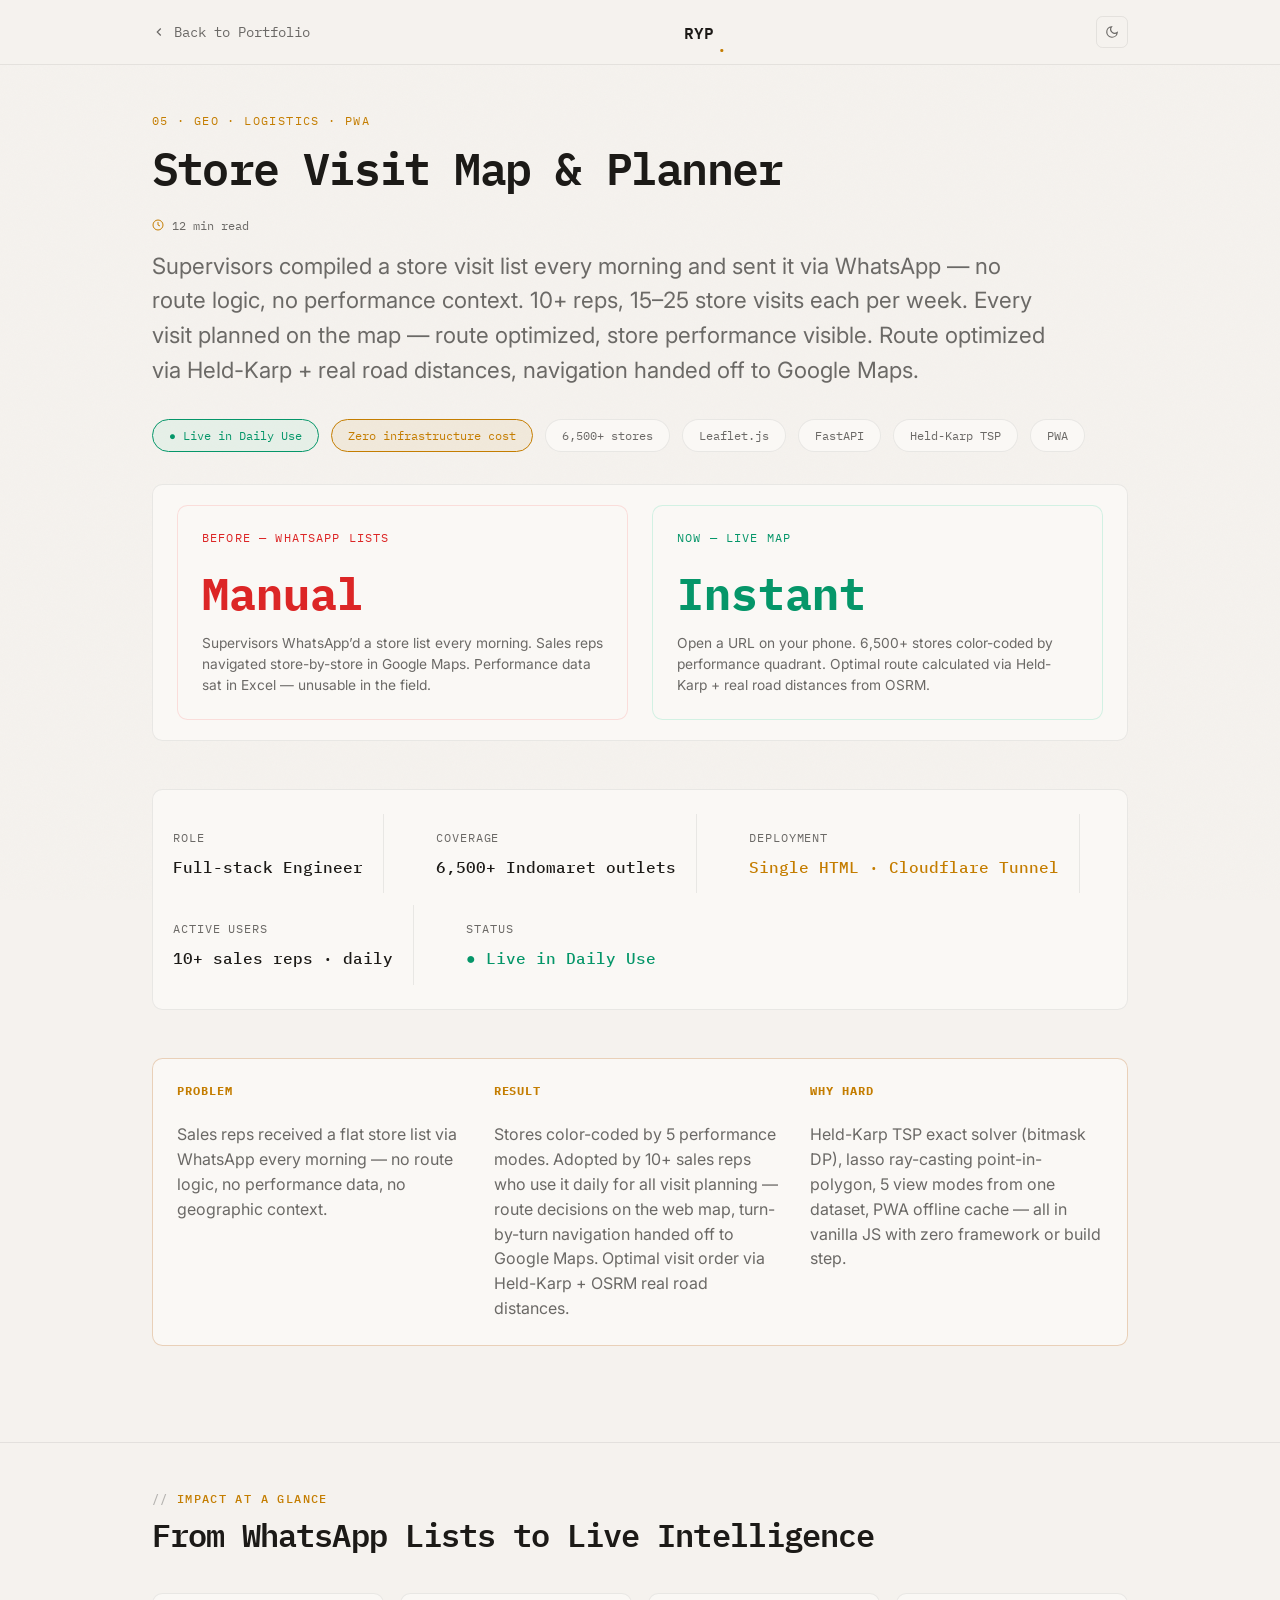
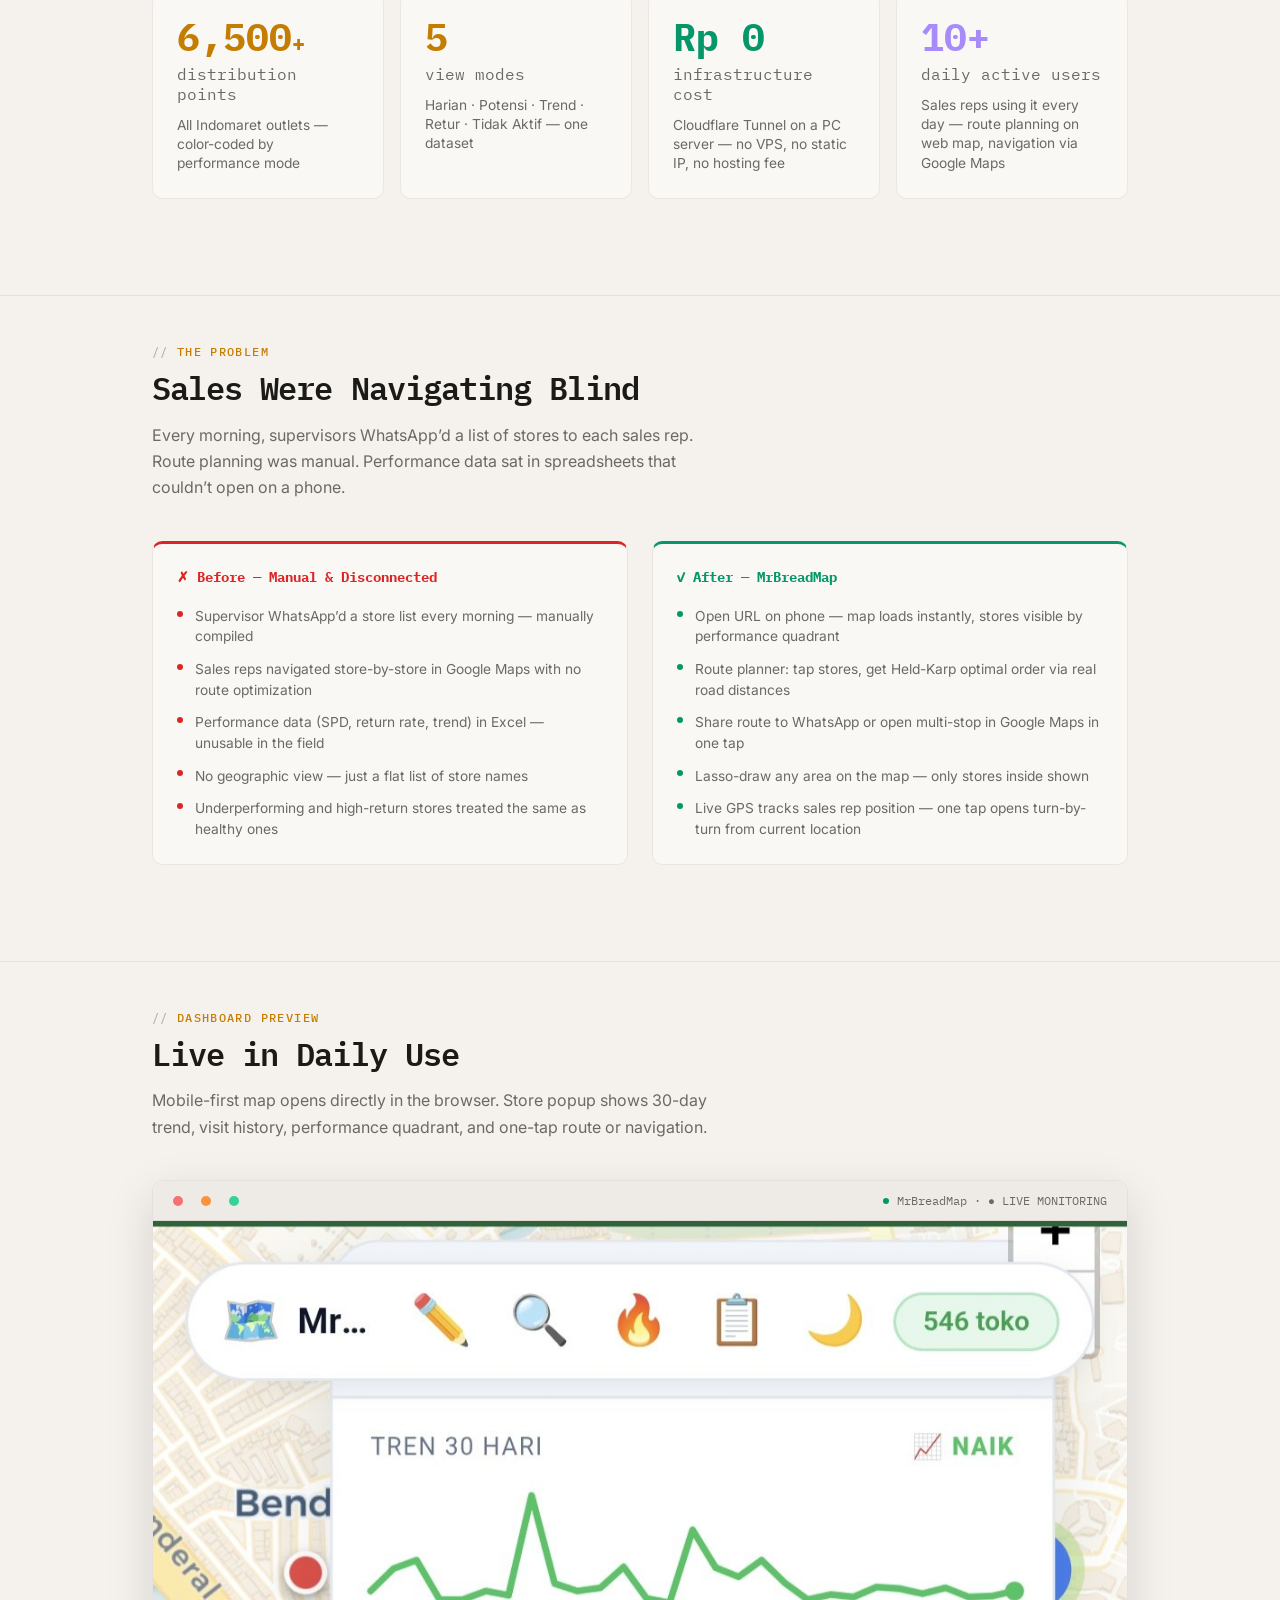
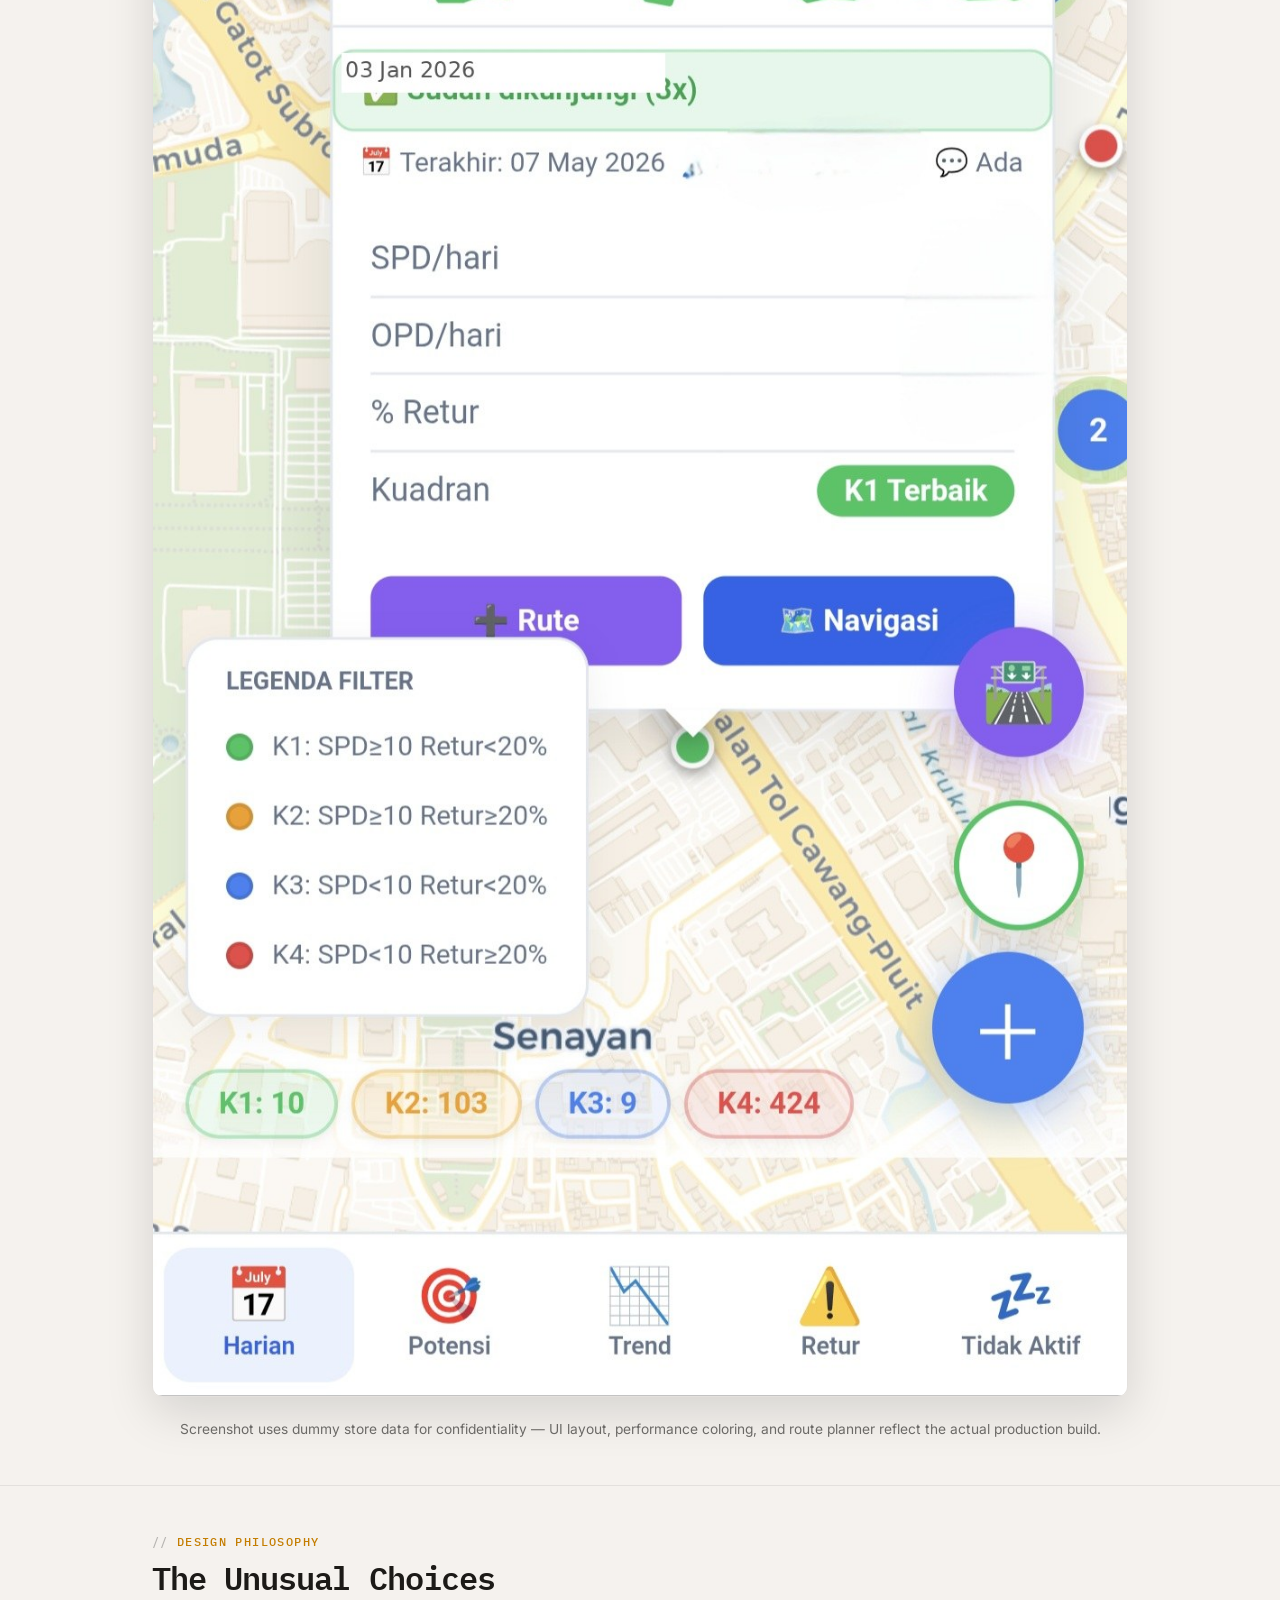
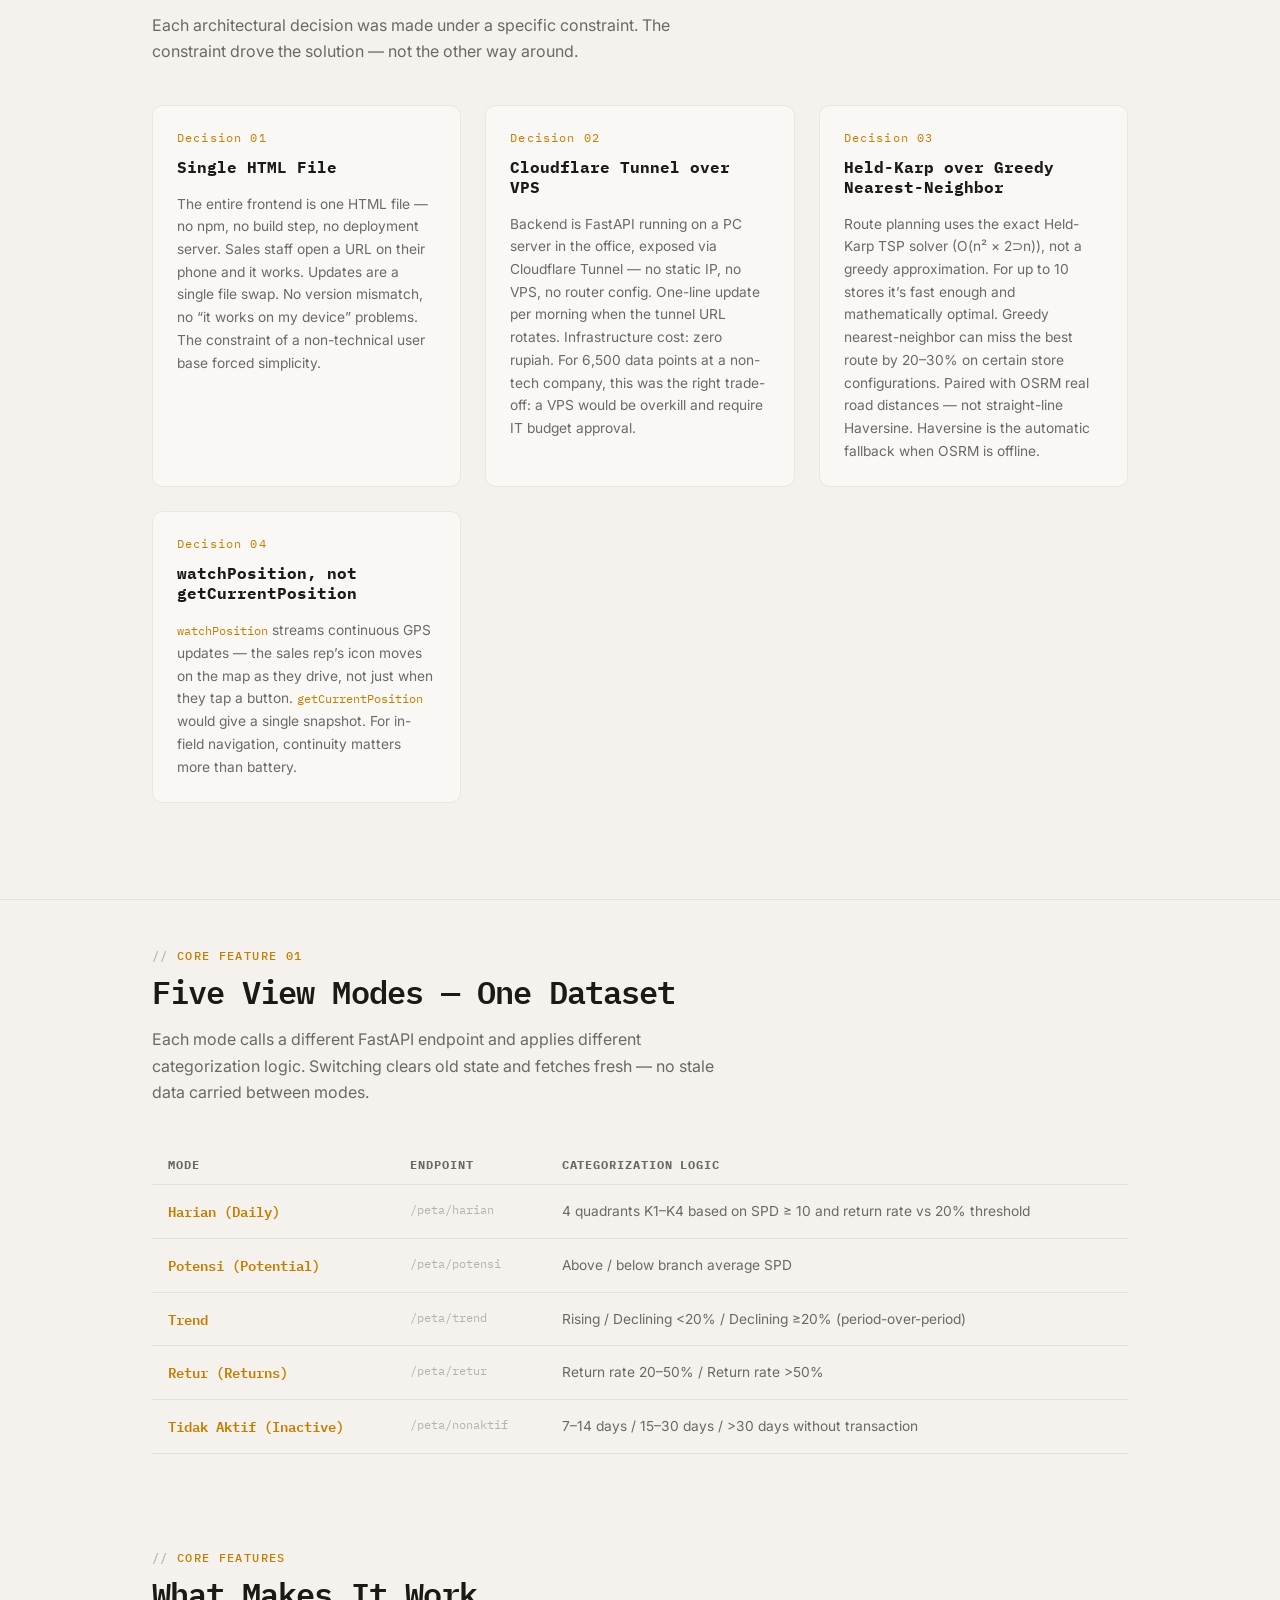
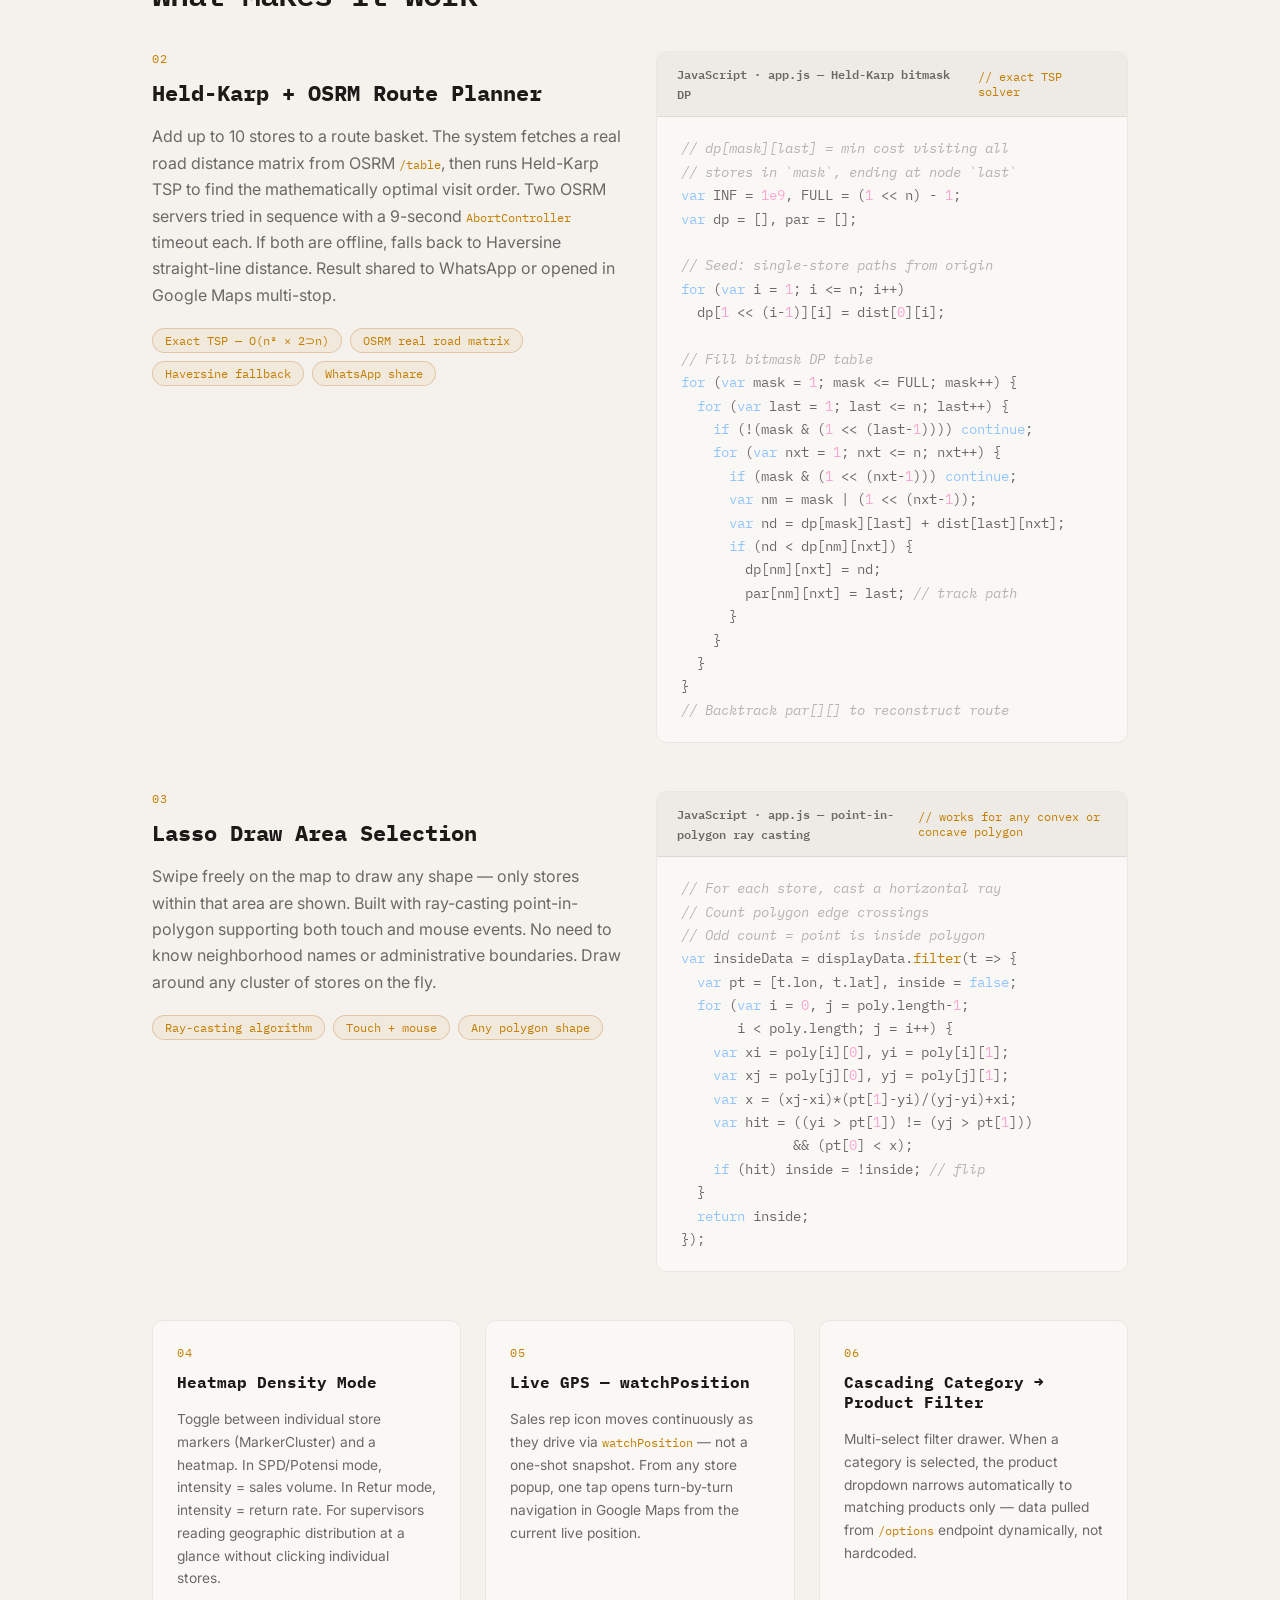
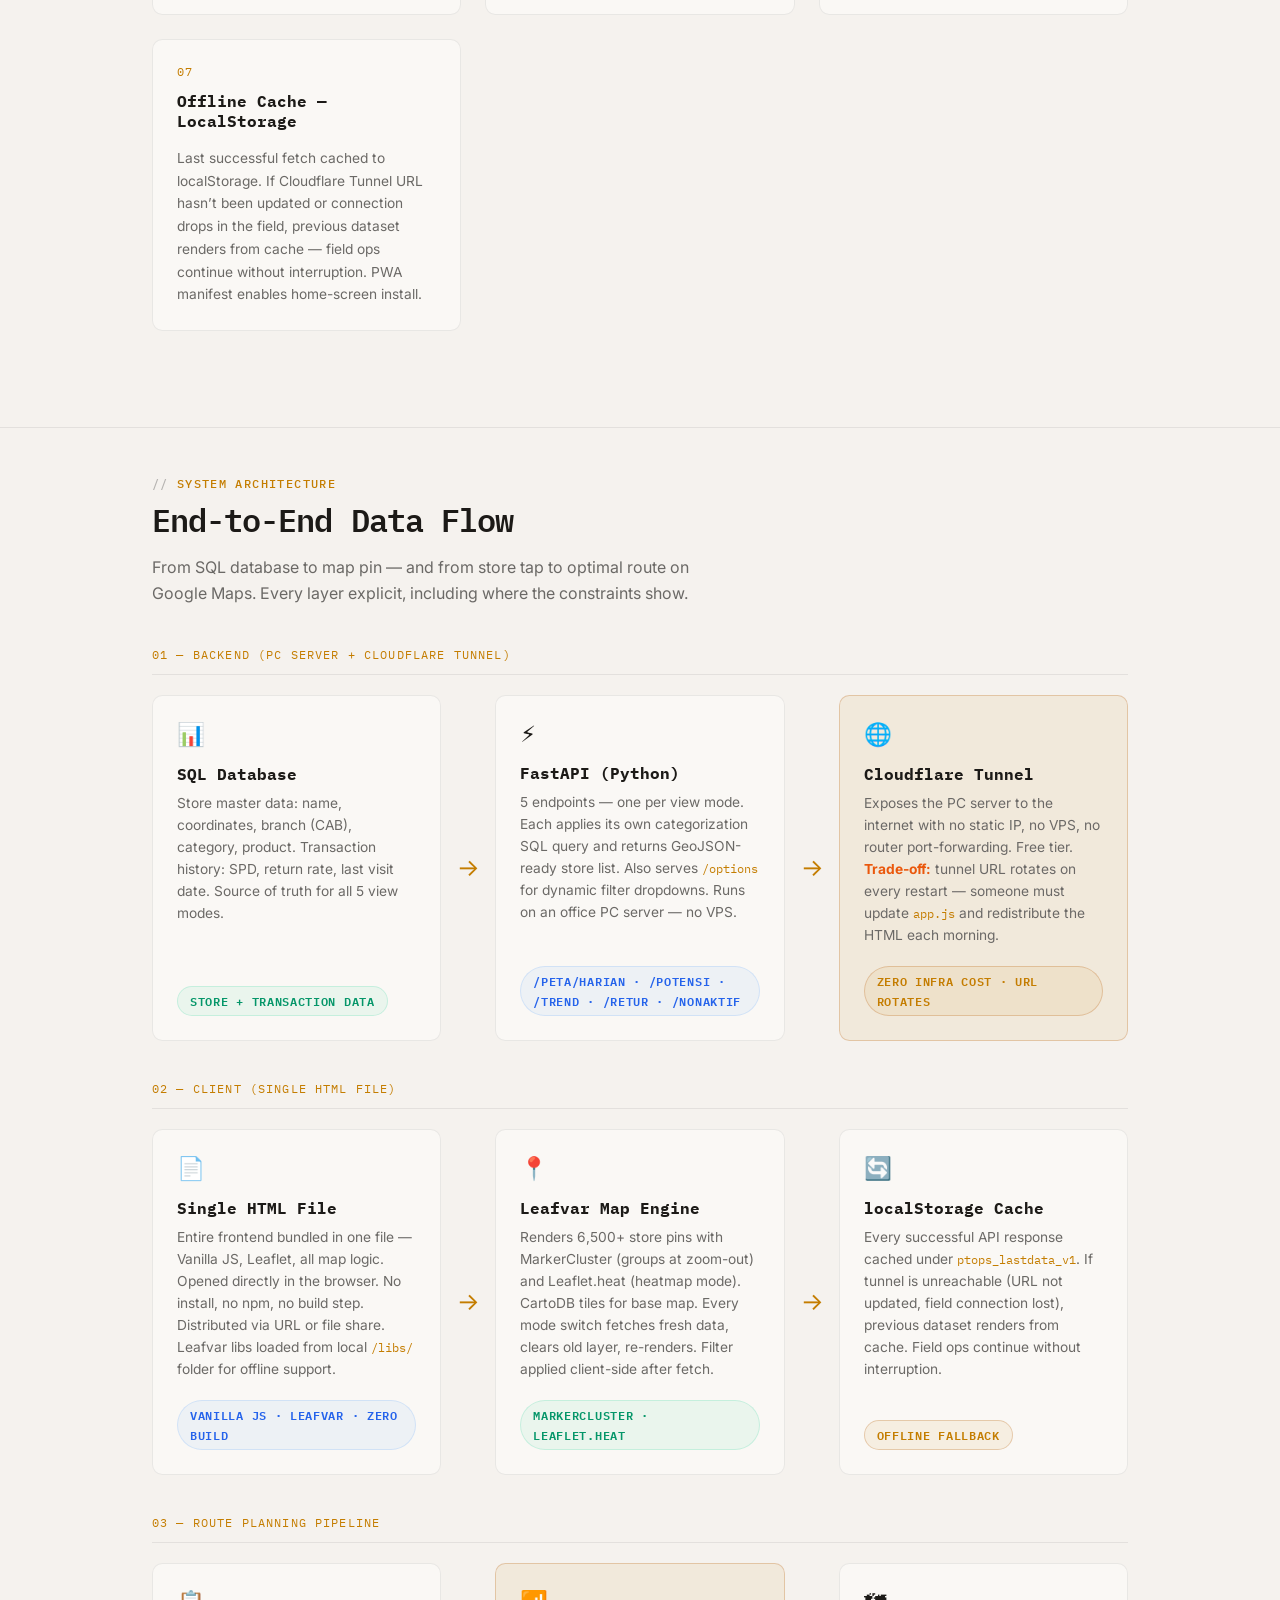
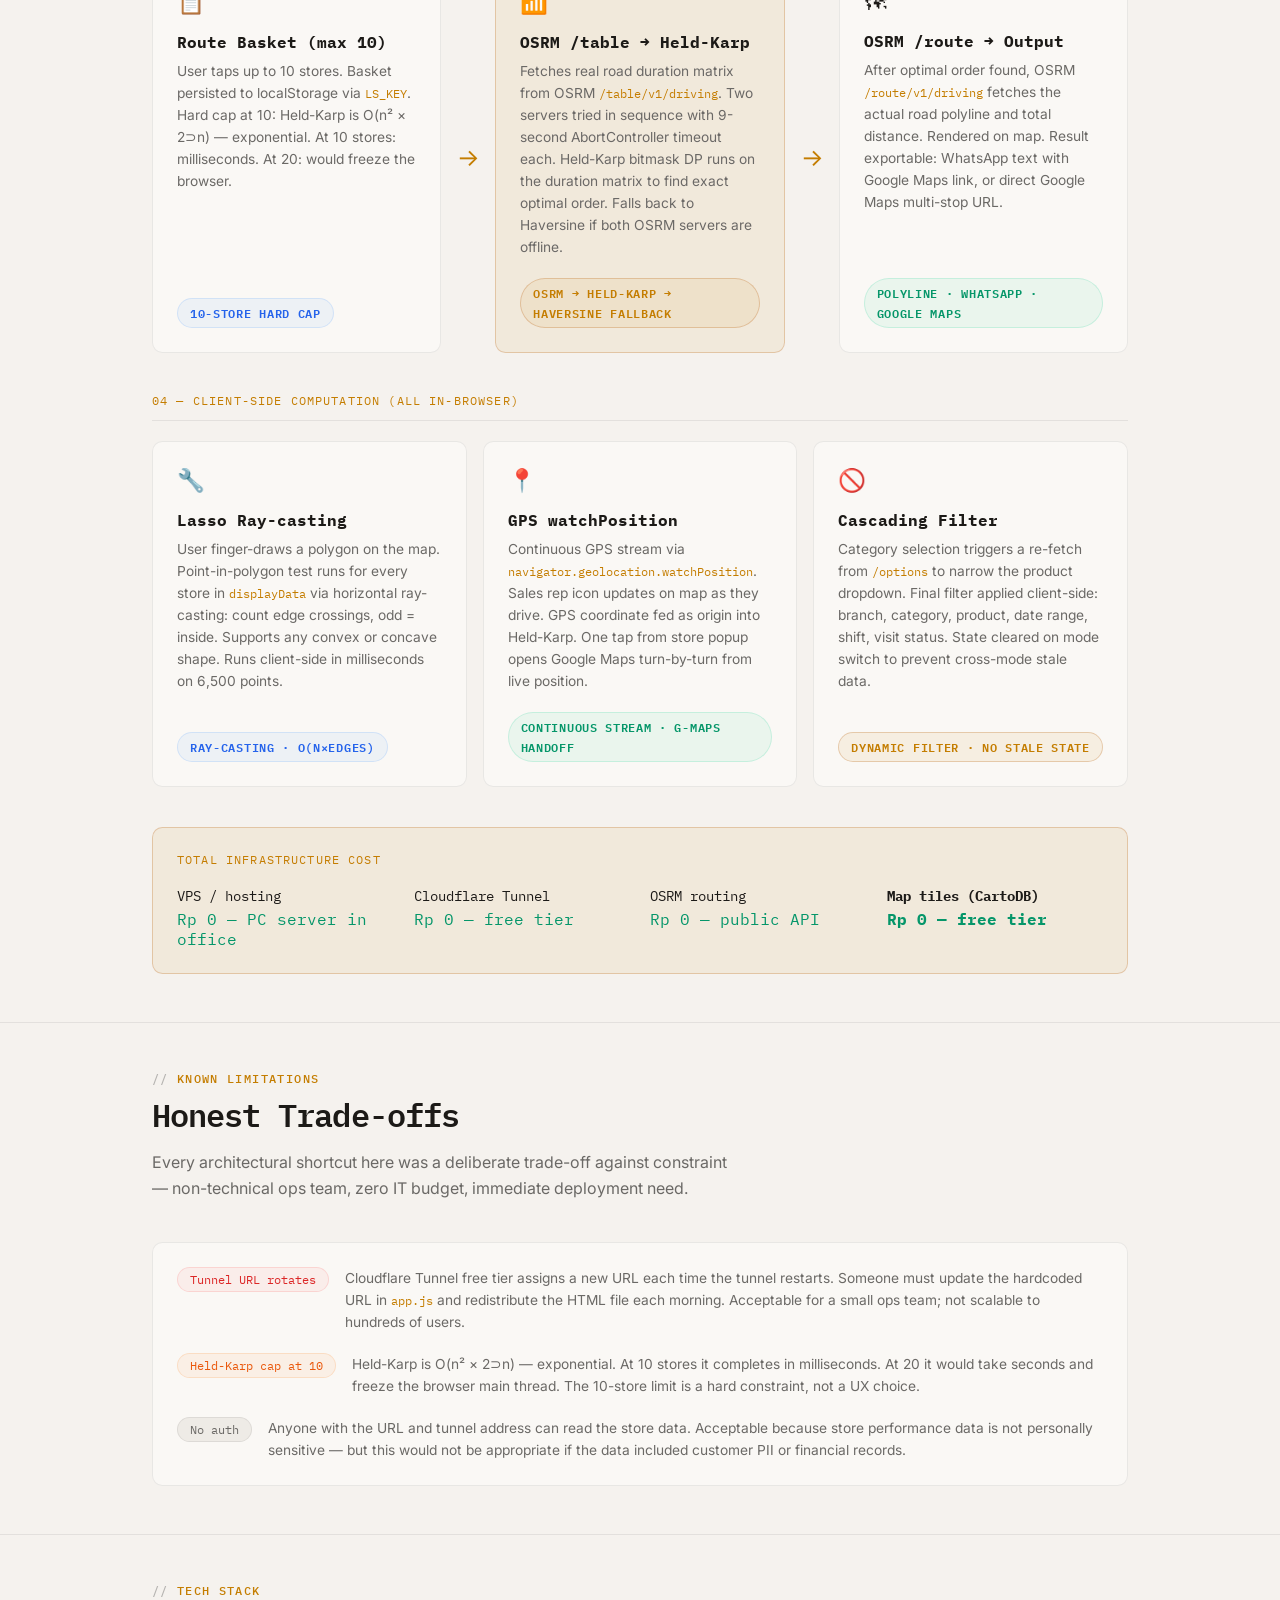
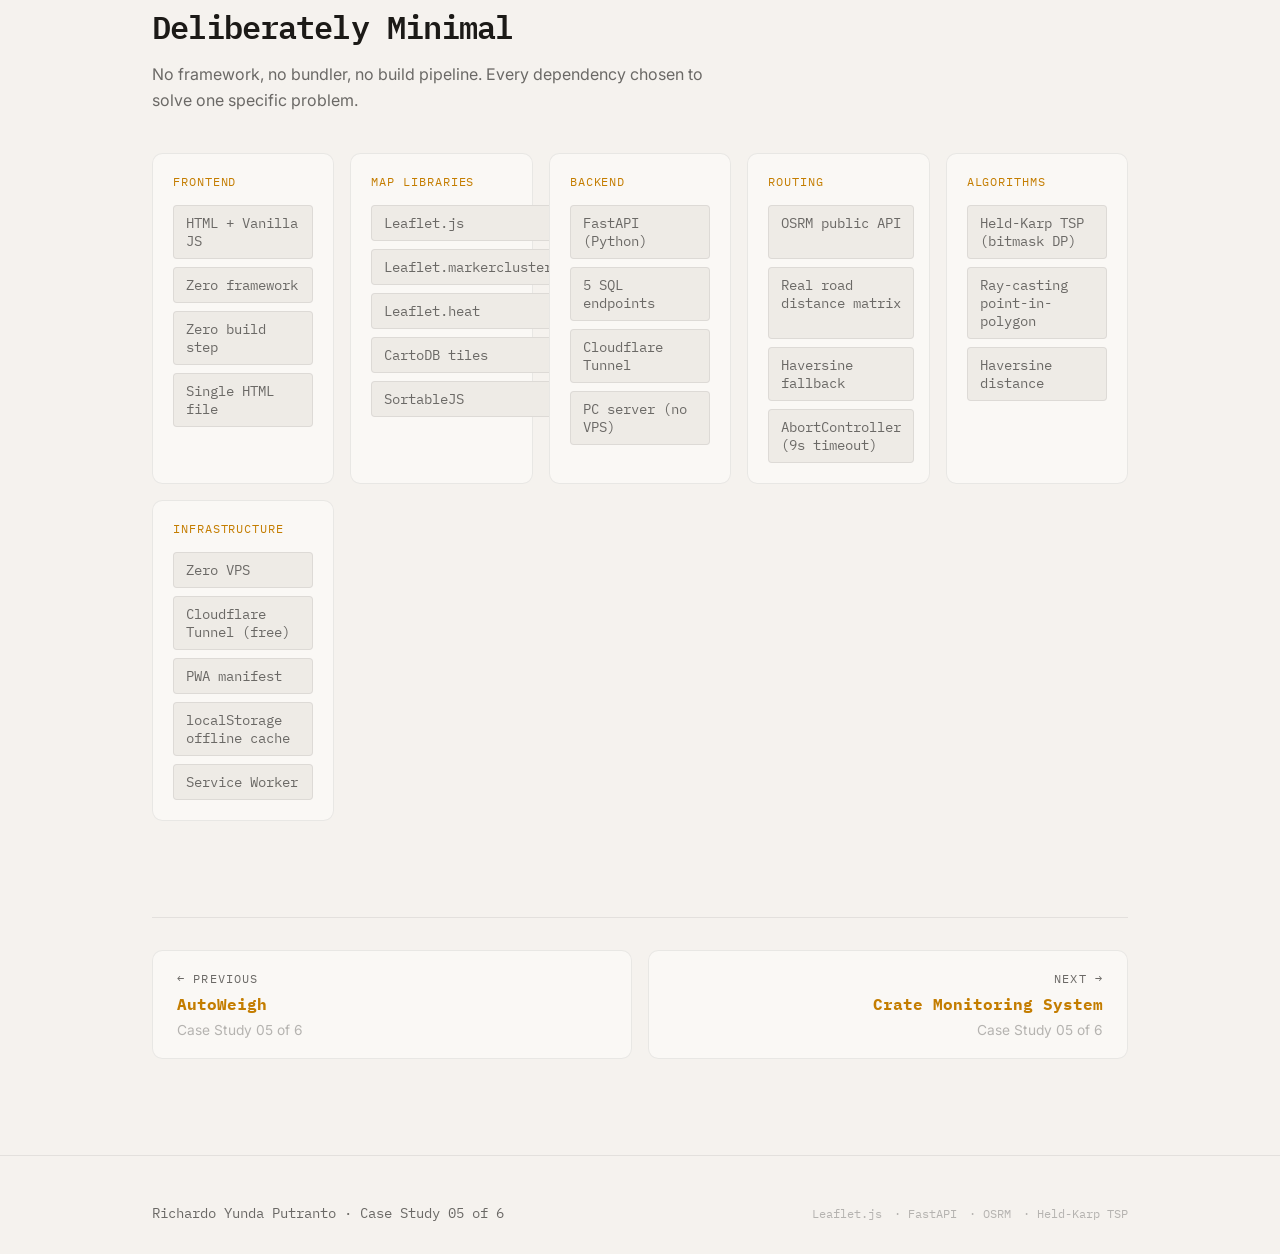
<file: map-case-study.html>
<!DOCTYPE html>
<html lang="en" data-theme="dark">
<head>
<script>
  (function() {
    var savedTheme = localStorage.getItem('theme');
    var theme = savedTheme || (window.matchMedia('(prefers-color-scheme: dark)').matches ? 'dark' : 'light');
    document.documentElement.setAttribute('data-theme', theme);
  })();
</script>
<meta charset="UTF-8"/>
<meta name="viewport" content="width=device-width,initial-scale=1"/>
<title>Store Visit Map &amp; Planner — Case Study · Richardo Yunda Putranto</title>
<meta property="og:type" content="article"/>
<meta property="og:title" content="Store Visit Map &amp; Planner — Case Study · Richardo Yunda Putranto"/>
<meta property="og:description" content="Real-time operational map for 6,500+ distribution points — 5 view modes, Held-Karp route optimization, lasso selection, and live GPS. Single HTML file, zero infrastructure cost."/>
<meta name="twitter:card" content="summary"/>
<meta name="twitter:title" content="Store Visit Map &amp; Planner — Case Study · Richardo Yunda Putranto"/>
<link rel="canonical" href="https://richardoyunda.github.io/portfolio/map-case-study.html"/>
<link rel="icon" type="image/svg+xml" href="data:image/svg+xml,<svg xmlns='http://www.w3.org/2000/svg' viewBox='0 0 100 100'><text y='.9em' font-size='90' font-family='monospace' fill='%23f59e0b'>R</text></svg>"/>
<meta name="description" content="Real-time operational map for 6,500+ distribution points — 5 view modes, Held-Karp route optimization, lasso selection, and live GPS. Single HTML file, zero infrastructure cost."/>
<link rel="preconnect" href="https://fonts.googleapis.com"/>
<link rel="preconnect" href="https://fonts.gstatic.com" crossorigin/>
<link href="https://fonts.googleapis.com/css2?family=IBM+Plex+Mono:wght@400;500;600&family=Inter:wght@400;500;600&display=swap" rel="stylesheet"/>
<style>



</style>
<link rel="stylesheet" href="common.css"/>
<style>
/* ═══ ARCH ═══ */
.arch-wrap{background:var(--sf);border:1px solid var(--bd);border-radius:var(--rlg);padding:var(--sp8) var(--sp8) var(--sp6);overflow:hidden;}


/* ═══ SCREENSHOT ═══ */
.ss-wrap{background:var(--sf3);border:1px solid var(--bd);border-radius:var(--rlg);overflow:hidden;box-shadow:var(--shmd);}
.ss-bar{background:var(--sf4);padding:var(--sp3) var(--sp4);display:flex;align-items:center;gap:var(--sp3);border-bottom:1px solid var(--bd);}
.ss-dots{display:flex;gap:5px;}
.ss-dot{width:10px;height:10px;border-radius:50%;}
.ss-url{flex:1;font-family:var(--mono);font-size:var(--t2xs);color:var(--txf);}
.ss-caption{font-family:var(--mono);font-size:var(--t2xs);color:var(--txf);text-align:center;margin-top:var(--sp3);}
/* ═══ WAPE 2-COL ═══ */
.wape-2col{display:grid;grid-template-columns:1fr 1fr;gap:var(--sp6);align-items:start;}
@media(max-width:700px){.wape-2col{grid-template-columns:1fr;}}

/* ═══ RESPONSIVE ═══ */
@media(max-width:900px){
  .impact-grid{grid-template-columns:repeat(2,1fr);}
  .prob-grid{grid-template-columns:1fr 1fr;}
  .ba-wrap{grid-template-columns:1fr;}
  .ba-divider{display:none;}
  .challenge-layout,.challenge-layout-rev{grid-template-columns:1fr;}
  .challenge-layout-rev .ch-mock{order:0;}
  .challenge-layout-rev .ch-text{border-left:none;border-top:1px solid var(--bd);}
  .ch-text{border-right:none;border-bottom:1px solid var(--bd);}
  .arch-row,.arch-row-2{grid-template-columns:1fr;}
  .meta-row{grid-template-columns:repeat(2,1fr);}
  .meta:nth-child(2){border-right:none;}
  .meta:nth-child(3),.meta:nth-child(4){border-top:1px solid var(--bd);}
  .tech-grid{grid-template-columns:1fr 1fr;}
}
@media(max-width:640px){
  .container{padding-inline:var(--sp5);}
  .nav-in{padding-inline:var(--sp5);}
  .impact-grid{grid-template-columns:1fr 1fr;}
  .prob-grid{grid-template-columns:1fr;}
  .tech-grid{grid-template-columns:1fr;}
  .meta-row{grid-template-columns:1fr;}
  .meta{border-right:none!important;border-top:1px solid var(--bd);}
  .meta:first-child{border-top:none;}
  .fgr{grid-template-columns:1fr;}
  .eff-callout{flex-direction:column;align-items:flex-start;}
  .eff-arr{display:none;}
  section{padding-block:clamp(var(--sp6),4vw,var(--sp10));}
}


/* ═══ ICS MODULE CARDS ═══ */
.mod-grid{display:grid;grid-template-columns:1fr 1fr;gap:var(--sp4);}
.mod-card{background:var(--sf);border:1px solid var(--bd);border-radius:var(--rlg);overflow:hidden;position:relative;transition:border-color .3s var(--ease),box-shadow .3s var(--ease),transform .25s var(--ease);}
.mod-card::before{content:'';position:absolute;left:0;top:14px;bottom:14px;width:2px;background:var(--amb);border-radius:2px;transform:scaleY(0);transform-origin:bottom;transition:transform .35s var(--ease);}
.mod-card:hover{border-color:var(--bdh);box-shadow:var(--shmd);transform:translateY(-2px);}
.mod-card:hover::before{transform:scaleY(1);}
.mod-card-body{padding:var(--sp6);}
.mod-num{font-family:var(--mono);font-size:var(--txs);color:var(--txf);margin-bottom:var(--sp3);}
.mod-title{font-family:var(--mono);font-size:var(--tsm);font-weight:600;color:var(--tx);margin-bottom:var(--sp2);}
.mod-type{font-family:var(--mono);font-size:var(--t2xs);color:var(--txm);letter-spacing:.06em;text-transform:uppercase;margin-bottom:var(--sp4);}
.mod-desc{font-size:var(--tsm);color:var(--txm);line-height:1.72;}
.mod-mock{border-top:1px solid var(--bd);background:var(--sf3);}

/* ═══ FORMULA BOX ═══ */
.formula-box{background:var(--sf3);border:1px solid var(--bd);border-radius:var(--rmd);padding:var(--sp4) var(--sp5);font-family:var(--mono);font-size:var(--txs);color:var(--txm);line-height:2;margin-bottom:var(--sp4);}
.f-n{color:var(--amb);font-weight:600;}
.f-v{color:var(--grn);}

/* ═══ FEATURED MODULE (full-width) ═══ */
.feat-mod{background:var(--sf);border:1px solid var(--bd);border-radius:var(--rlg);overflow:hidden;position:relative;margin-bottom:var(--sp4);transition:border-color .3s var(--ease),box-shadow .3s var(--ease),transform .25s var(--ease);}
.feat-mod::before{content:'';position:absolute;left:0;top:14px;bottom:14px;width:2px;background:var(--amb);border-radius:2px;transform:scaleY(0);transform-origin:bottom;transition:transform .35s var(--ease);}
.feat-mod:hover{border-color:var(--bdh);box-shadow:var(--shmd);transform:translateY(-2px);}
.feat-mod:hover::before{transform:scaleY(1);}
.feat-layout{display:grid;grid-template-columns:1fr 1fr;gap:0;}
.feat-body{padding:var(--sp8);}
.feat-mock{background:var(--sf3);border-left:1px solid var(--bd);}
.feat-tag{font-family:var(--mono);font-size:var(--t2xs);color:var(--amb);letter-spacing:.1em;text-transform:uppercase;margin-bottom:var(--sp3);}
.feat-title{font-family:var(--mono);font-size:var(--tbase);font-weight:600;color:var(--tx);margin-bottom:var(--sp2);}
.feat-sub{font-family:var(--mono);font-size:var(--t2xs);color:var(--txf);letter-spacing:.07em;text-transform:uppercase;margin-bottom:var(--sp5);}
.feat-desc{font-size:var(--tsm);color:var(--txm);line-height:1.75;margin-bottom:var(--sp5);}
.ai-pills{display:flex;flex-wrap:wrap;gap:var(--sp2);}
.ai-pill{font-family:var(--mono);font-size:10px;font-weight:600;padding:3px 10px;border-radius:var(--rfull);border:1px solid transparent;}
.ai-duo{display:grid;grid-template-columns:1fr 1fr;gap:var(--sp4);}
.ai-card{background:var(--sf);border:1px solid var(--bd);border-radius:var(--rlg);padding:var(--sp6);position:relative;overflow:hidden;transition:border-color .3s var(--ease),box-shadow .3s var(--ease),transform .25s var(--ease);}
.ai-card::before{content:'';position:absolute;left:0;top:12px;bottom:12px;width:2px;background:var(--amb);border-radius:2px;transform:scaleY(0);transform-origin:bottom;transition:transform .35s var(--ease);}
.ai-card:hover{border-color:var(--bdh);box-shadow:var(--shmd);transform:translateY(-2px);}
.ai-card:hover::before{transform:scaleY(1);}

/* ═══ HEATMAP ═══ */
.mm-heatmap{display:grid;grid-template-columns:repeat(10,1fr);gap:2px;margin-bottom:var(--sp2);}
.hc{aspect-ratio:1;border-radius:2px;}
.h0{background:var(--sf4);}
.h1{background:rgba(245,158,11,.25);}
.h2{background:rgba(245,158,11,.55);}
.h3{background:rgba(248,113,113,.75);}
.mm-heat-legend{display:flex;gap:var(--sp3);margin-bottom:var(--sp3);}
.hl-item{display:flex;align-items:center;gap:4px;font-size:9px;color:var(--txf);}
.hl-box{width:8px;height:8px;border-radius:2px;}

/* ═══ TABLE IN MOCK ═══ */
.mm-tbl{width:100%;border-collapse:collapse;}
.mm-tbl th{font-size:9px;color:var(--txf);text-align:left;padding:var(--sp1) var(--sp2);border-bottom:1px solid var(--bd);letter-spacing:.06em;text-transform:uppercase;}
.mm-tbl td{font-size:10px;padding:4px var(--sp2);color:var(--txm);border-bottom:1px solid var(--bd);}
.mm-tbl tr:last-child td{border-bottom:none;}
.pill{display:inline-block;padding:1px 6px;border-radius:var(--rfull);font-size:9px;font-weight:700;font-family:var(--mono);}
.pr{background:rgba(248,113,113,.1);color:var(--red);}
.pa{background:var(--adim);color:var(--amb);}
.pg{background:rgba(52,211,153,.1);color:var(--grn);}

/* ═══ BAR CHART IN MOCK ═══ */
.mm-barchart{display:flex;flex-direction:column;gap:var(--sp2);}
.mm-brow{display:flex;align-items:center;gap:var(--sp2);}
.mm-blbl{width:90px;font-size:10px;color:var(--txf);text-align:right;flex-shrink:0;white-space:nowrap;overflow:hidden;text-overflow:ellipsis;}
.mm-btrk{flex:1;height:5px;background:var(--sf4);border-radius:var(--rfull);overflow:hidden;}
.mm-bfil{height:100%;border-radius:var(--rfull);}
.mm-bval{font-size:10px;color:var(--txm);width:36px;text-align:right;flex-shrink:0;}

@media(max-width:900px){
  .feat-layout{grid-template-columns:1fr;}
  .feat-mock{border-left:none;border-top:1px solid var(--bd);}
  .ai-duo{grid-template-columns:1fr;}
  .mod-grid{grid-template-columns:1fr;}
}



/* ── Hero ── */
.hero-eyebrow{font-family:var(--mono);font-size:var(--t2xs);color:var(--amb);letter-spacing:.12em;text-transform:uppercase;margin-bottom:var(--sp4);}
.hero-title{font-size:var(--t2xl);line-height:1.05;margin-bottom:var(--sp6);color:var(--tx);}
.hero-sub{font-size:var(--tlg);color:var(--txm);line-height:1.55;max-width:64ch;margin-bottom:var(--sp8);}
.hero-badges{display:flex;flex-wrap:wrap;gap:var(--sp3);margin-bottom:var(--sp8);}
.hbadge{font-family:var(--mono);font-size:var(--t2xs);padding:var(--sp2) var(--sp4);border-radius:var(--rfull);border:1px solid var(--bd);color:var(--txm);background:var(--sf);}
.hbadge.live{border-color:var(--grn);color:var(--grn);background:rgba(52,211,153,.07);}
.hbadge.zero{border-color:var(--amb);color:var(--amb);background:var(--adim);}
/* ── Meta ── */
.meta-row{display:flex;flex-wrap:wrap;gap:var(--sp3) var(--sp8);padding:var(--sp6) 0;border-top:1px solid var(--bd);border-bottom:1px solid var(--bd);margin-bottom:var(--sp12);}
.meta{display:flex;flex-direction:column;gap:var(--sp1);}
.meta-l{font-family:var(--mono);font-size:var(--t2xs);color:var(--txm);letter-spacing:.08em;text-transform:uppercase;}
.meta-v{font-size:var(--tsm);color:var(--tx);font-weight:500;}
/* ── Before/After ── */
.eff-callout{display:grid;grid-template-columns:1fr 1fr;gap:var(--sp6);margin-bottom:var(--sp12);}
@media(max-width:600px){.eff-callout{grid-template-columns:1fr;}}
.eff-block{background:var(--sf);border:1px solid var(--bd);border-radius:var(--rlg);padding:var(--sp6);}
.eff-block.old{border-color:rgba(248,113,113,.2);}
.eff-block.new{border-color:rgba(52,211,153,.2);}
.eff-lbl{font-family:var(--mono);font-size:var(--t2xs);letter-spacing:.1em;text-transform:uppercase;margin-bottom:var(--sp4);}
.eff-block.old .eff-lbl{color:var(--red);}
.eff-block.new .eff-lbl{color:var(--grn);}
.eff-time{font-size:var(--t2xl);font-family:var(--mono);font-weight:700;margin-bottom:var(--sp2);}
.eff-block.old .eff-time{color:var(--red);}
.eff-block.new .eff-time{color:var(--grn);}
.eff-sub{font-size:var(--txs);color:var(--txm);line-height:1.5;}
/* ── TL;DR ── */
.tldr-box{background:var(--sf);border:1px solid var(--bda);border-radius:var(--rlg);padding:var(--sp6);margin-bottom:var(--sp12);}
.tldr-inner{display:grid;grid-template-columns:repeat(3,1fr);gap:var(--sp6);}
@media(max-width:680px){.tldr-inner{grid-template-columns:1fr;}}
.tldr-row{display:flex;flex-direction:column;gap:var(--sp2);}
.tldr-lbl{font-family:var(--mono);font-size:var(--t2xs);color:var(--amb);letter-spacing:.08em;text-transform:uppercase;}
.tldr-txt{font-size:var(--tsm);color:var(--txm);line-height:1.55;}
/* ── Impact ── */
.impact-grid{display:grid;grid-template-columns:repeat(4,1fr);gap:var(--sp4);margin-bottom:var(--sp12);}
@media(max-width:700px){.impact-grid{grid-template-columns:repeat(2,1fr);}}
.ic-card{background:var(--sf);border:1px solid var(--bd);border-radius:var(--rlg);padding:var(--sp6);position:relative;overflow:hidden;transition:transform var(--tr),box-shadow var(--tr);cursor:default;}
.ic-card::before{content:'';position:absolute;left:0;top:0;bottom:0;width:3px;background:var(--amb);transform:scaleY(0);transform-origin:bottom;transition:transform .4s var(--ease);}
.ic-card:hover{transform:translateY(-2px);box-shadow:var(--shmd);}
.ic-card:hover::before{transform:scaleY(1);}
.ic-num{font-family:var(--mono);font-size:clamp(1.6rem,4vw,2.4rem);font-weight:700;color:var(--amb);line-height:1;}
.ic-num.grn{color:var(--grn);}
.ic-num.pur{color:#a78bfa;}
.ic-unit{font-family:var(--mono);font-size:var(--tsm);color:var(--txm);margin-top:var(--sp1);}
.ic-sub{font-size:var(--txs);color:var(--txm);margin-top:var(--sp3);line-height:1.4;}
/* ── Section header ── */
.sec-head{margin-bottom:var(--sp10);}
.sec-lbl{font-family:var(--mono);font-size:var(--t2xs);color:var(--amb);letter-spacing:.12em;text-transform:uppercase;margin-bottom:var(--sp3);}
.sec-title{font-size:var(--txl);color:var(--tx);margin-bottom:var(--sp4);}
.sec-sub{font-size:var(--tsm);color:var(--txm);max-width:58ch;line-height:1.65;}
/* ── BA grid ── */
.ba-grid{display:grid;grid-template-columns:1fr 1fr;gap:var(--sp6);margin-bottom:var(--sp12);}
@media(max-width:640px){.ba-grid{grid-template-columns:1fr;}}
.ba-col{background:var(--sf);border:1px solid var(--bd);border-radius:var(--rlg);padding:var(--sp6);}
.ba-col.before{border-top:3px solid var(--red);}
.ba-col.after{border-top:3px solid var(--grn);}
.ba-title{font-family:var(--mono);font-size:var(--txs);font-weight:700;margin-bottom:var(--sp5);}
.ba-col.before .ba-title{color:var(--red);}
.ba-col.after .ba-title{color:var(--grn);}
.ba-list{display:flex;flex-direction:column;gap:var(--sp3);}
.ba-item{display:flex;gap:var(--sp3);font-size:var(--txs);color:var(--txm);line-height:1.5;align-items:flex-start;}
.dot{width:6px;height:6px;border-radius:50%;flex-shrink:0;margin-top:.35em;}
.dot.red{background:var(--red);}.dot.grn{background:var(--grn);}
/* ── Decision cards ── */
.decision-grid{display:grid;grid-template-columns:repeat(auto-fill,minmax(280px,1fr));gap:var(--sp6);margin-bottom:var(--sp12);}
.dec-card{background:var(--sf);border:1px solid var(--bd);border-radius:var(--rlg);padding:var(--sp6);position:relative;overflow:hidden;transition:transform var(--tr),box-shadow var(--tr);}
.dec-card::before{content:'';position:absolute;left:0;top:0;bottom:0;width:3px;background:var(--amb);transform:scaleY(0);transform-origin:bottom;transition:transform .4s var(--ease);}
.dec-card:hover{transform:translateY(-2px);box-shadow:var(--shmd);}
.dec-card:hover::before{transform:scaleY(1);}
.dec-num{font-family:var(--mono);font-size:var(--t2xs);color:var(--amb);letter-spacing:.1em;margin-bottom:var(--sp3);}
.dec-title{font-family:var(--mono);font-size:var(--tsm);font-weight:700;color:var(--tx);margin-bottom:var(--sp4);}
.dec-desc{font-size:var(--txs);color:var(--txm);line-height:1.65;}
/* ── View modes table ── */
.modes-table{width:100%;border-collapse:collapse;margin-bottom:var(--sp12);}
.modes-table th{font-family:var(--mono);font-size:var(--t2xs);color:var(--txm);text-transform:uppercase;letter-spacing:.08em;padding:var(--sp3) var(--sp4);text-align:left;border-bottom:1px solid var(--bd);}
.modes-table td{font-size:var(--txs);color:var(--txm);padding:var(--sp4);border-bottom:1px solid var(--bd);line-height:1.5;vertical-align:top;}
.modes-table td:first-child{font-family:var(--mono);color:var(--amb);font-weight:600;white-space:nowrap;}
.modes-table td:nth-child(2){font-family:var(--mono);font-size:var(--t2xs);color:var(--txf);}
.modes-table tr:hover td{background:var(--sf2);}
/* ── Feat grid ── */
.feat-grid{display:grid;grid-template-columns:1fr 1fr;gap:var(--sp8);align-items:start;margin-bottom:var(--sp12);}
@media(max-width:760px){.feat-grid{grid-template-columns:1fr;}}
.feat-num{font-family:var(--mono);font-size:var(--t2xs);color:var(--amb);letter-spacing:.08em;margin-bottom:var(--sp3);}
.feat-title{font-family:var(--mono);font-size:var(--tlg);font-weight:700;color:var(--tx);margin-bottom:var(--sp4);}
.feat-desc{font-size:var(--tsm);color:var(--txm);line-height:1.65;margin-bottom:var(--sp5);}
.feat-pills{display:flex;flex-wrap:wrap;gap:var(--sp2);}
.feat-pill{font-family:var(--mono);font-size:var(--t2xs);padding:var(--sp1) var(--sp3);border-radius:var(--rfull);background:var(--adim);border:1px solid var(--bda);color:var(--amb);}
/* ── Code block ── */
.code-block{background:var(--sf);border:1px solid var(--bd);border-radius:var(--rlg);overflow:hidden;}
.code-bar{background:var(--sf3);padding:var(--sp3) var(--sp5);display:flex;align-items:center;justify-content:space-between;border-bottom:1px solid var(--bd);}
.code-lang{font-family:var(--mono);font-size:var(--t2xs);color:var(--txm);}
.code-note{font-family:var(--mono);font-size:var(--t2xs);color:var(--amb);}
.code-body{padding:var(--sp5) var(--sp6);font-family:var(--mono);font-size:var(--txs);line-height:1.7;overflow-x:auto;color:var(--txm);}
.code-kw{color:#93c5fd;}.code-fn{color:var(--amb);}.code-str{color:#86efac;}.code-c{color:var(--txf);font-style:italic;}.code-n{color:#f9a8d4;}
/* ── Screenshot ── */
.screenshot-wrap{border-radius:var(--rlg);overflow:hidden;border:1px solid var(--bd);margin-bottom:var(--sp6);box-shadow:var(--shlg);}
.screenshot-bar{background:var(--sf3);padding:var(--sp3) var(--sp5);display:flex;align-items:center;gap:var(--sp3);border-bottom:1px solid var(--bd);}
.bar-dot{width:10px;height:10px;border-radius:50%;}
.bar-url{font-family:var(--mono);font-size:var(--t2xs);color:var(--txm);margin-left:auto;display:flex;align-items:center;gap:var(--sp2);}
.bar-live{width:6px;height:6px;border-radius:50%;background:var(--grn);}
/* ── Tech stack ── */
.tech-grid{display:grid;grid-template-columns:repeat(auto-fill,minmax(180px,1fr));gap:var(--sp4);}
.tech-group{background:var(--sf);border:1px solid var(--bd);border-radius:var(--rlg);padding:var(--sp5);}
.tech-lyr{font-family:var(--mono);font-size:var(--t2xs);color:var(--amb);letter-spacing:.08em;text-transform:uppercase;margin-bottom:var(--sp4);}
.tech-items{display:flex;flex-direction:column;gap:var(--sp2);}
.tchip{font-size:var(--txs);color:var(--txm);background:var(--sf3);border-radius:var(--rsm);padding:var(--sp2) var(--sp3);}
/* ── Mock terminal ── */
.mock-term{background:var(--sf);border:1px solid var(--bd);border-radius:var(--rlg);overflow:hidden;font-family:var(--mono);}
.mt-bar{background:var(--sf3);padding:var(--sp3) var(--sp5);display:flex;align-items:center;gap:var(--sp3);border-bottom:1px solid var(--bd);}
.mt-dot{width:9px;height:9px;border-radius:50%;}
.mt-ttl{font-size:var(--t2xs);color:var(--txm);margin-left:var(--sp2);}
.mt-body{padding:var(--sp5) var(--sp6);display:flex;flex-direction:column;gap:var(--sp3);}
.mt-r{display:flex;justify-content:space-between;align-items:center;gap:var(--sp4);padding-bottom:var(--sp3);border-bottom:1px solid var(--bd);font-size:var(--txs);}
.mt-r:last-child{border-bottom:none;padding-bottom:0;}
.mt-k{color:var(--txm);}.mt-v{color:var(--tx);font-weight:600;}
.mt-v.grn{color:var(--grn);}.mt-v.red{color:var(--red);}.mt-v.amb{color:var(--amb);}
.mt-div{border-top:1px dashed var(--bd);margin:var(--sp2) 0;}
.mt-lbl{font-size:var(--t2xs);color:var(--txm);font-style:italic;padding-bottom:var(--sp3);border-bottom:1px solid var(--bd);}
/* ── Divider ── */
.dv{border:none;border-top:1px solid var(--bd);margin:0;}
/* ── Reveal ── */
.reveal{opacity:0;transform:translateY(16px);transition:opacity .5s var(--ease),transform .5s var(--ease);}
.reveal.in{opacity:1;transform:none;}
.d1{transition-delay:.08s;}.d2{transition-delay:.16s;}.d3{transition-delay:.24s;}
#btt{position:fixed;bottom:var(--sp8);right:var(--sp8);width:40px;height:40px;border-radius:50%;background:var(--amb);color:#000;display:flex;align-items:center;justify-content:center;opacity:0;pointer-events:none;transition:opacity .3s;z-index:99;font-size:1rem;}
#btt.vis{opacity:1;pointer-events:auto;}
#btt:hover{filter:brightness(1.15);}


.read-time{display:inline-flex;align-items:center;gap:var(--sp2);font-family:var(--mono);font-size:var(--t2xs);color:var(--txm);margin-bottom:var(--sp4);}
.read-time svg{color:var(--amb);}


/* ── Prev/Next Navigation ── */
.proj-nav{display:grid;grid-template-columns:1fr 1fr;gap:var(--sp4);margin-top:var(--sp12);padding-top:var(--sp8);border-top:1px solid var(--bd);}
.proj-nav-link{background:var(--sf);border:1px solid var(--bd);border-radius:var(--rlg);padding:var(--sp5) var(--sp6);display:flex;flex-direction:column;gap:var(--sp2);text-decoration:none;position:relative;overflow:hidden;transition:transform var(--tr),box-shadow var(--tr),border-color var(--tr);}
.proj-nav-link::before{content:'';position:absolute;left:0;top:0;bottom:0;width:3px;background:var(--amb);transform:scaleY(0);transform-origin:bottom;transition:transform .4s var(--ease);}
.proj-nav-link:hover{transform:translateY(-2px);box-shadow:var(--shmd);border-color:var(--bda);}
.proj-nav-link:hover::before{transform:scaleY(1);}
.proj-nav-link.next{text-align:right;}
.proj-nav-link.next::before{left:auto;right:0;}
.proj-nav-dir{font-family:var(--mono);font-size:var(--t2xs);color:var(--txm);letter-spacing:.1em;text-transform:uppercase;}
.proj-nav-title{font-family:var(--mono);font-size:var(--tsm);font-weight:700;color:var(--amb);}
.proj-nav-num{font-size:var(--txs);color:var(--txf);}
.proj-nav-empty{display:block;}
@media(max-width:560px){.proj-nav{grid-template-columns:1fr;}}
.skip-link{position:absolute;top:-40px;left:0;background:var(--amb);color:#000;padding:8px 16px;z-index:10000;font-family:var(--mono);font-size:var(--txs);transition:top .2s;}
.skip-link:focus{top:0;}
.tbtn svg{transition:transform .3s var(--ease),opacity .2s;}
</style>
</head>
<body>
<a href="#main-content" class="skip-link">Skip to content</a>
<div id="pgb" style="position:fixed;top:0;left:0;height:2px;background:var(--amb);z-index:200;width:0;transition:width .1s linear;pointer-events:none;"></div>
<nav>
  <div class="nav-in">
    <a href="index.html" class="nav-back">
      <svg viewBox="0 0 24 24" fill="none" stroke="currentColor" stroke-width="2"><path d="m15 18-6-6 6-6"/></svg>
      Back to Portfolio
    </a>
    <a href="index.html" class="nav-logo">RYP<span class="dot">.</span></a>
    <button class="tbtn" data-theme-toggle aria-label="Toggle theme">
      <svg width="14" height="14" viewBox="0 0 24 24" fill="none" stroke="currentColor" stroke-width="2"><path d="M21 12.79A9 9 0 1 1 11.21 3 7 7 0 0 0 21 12.79z"/></svg>
    </button>
  </div>
</nav>
<main id="main-content">

<!-- HERO -->
<section id="main-content" id="hero">
  <div class="container">
    <div class="hero-eyebrow reveal">05 &middot; Geo &middot; Logistics &middot; PWA</div>
    <h1 class="hero-title reveal d1">Store Visit Map &amp; Planner</h1>
    <div class="read-time reveal d2"><svg width="12" height="12" viewBox="0 0 24 24" fill="none" stroke="currentColor" stroke-width="2"><circle cx="12" cy="12" r="10"/><polyline points="12 6 12 12 16 14"/></svg>12 min read</div>
    <p class="hero-sub reveal d2">Supervisors compiled a store visit list every morning and sent it via WhatsApp — no route logic, no performance context. 10+ reps, 15–25 store visits each per week. Every visit planned on the map — route optimized, store performance visible. Route optimized via Held-Karp + real road distances, navigation handed off to Google Maps.</p>
    <div class="hero-badges reveal d3">
      <span class="hbadge live">&#9679; Live in Daily Use</span>
      <span class="hbadge zero">Zero infrastructure cost</span>
      <span class="hbadge">6,500+ stores</span>
      <span class="hbadge">Leaflet.js</span>
      <span class="hbadge">FastAPI</span>
      <span class="hbadge">Held-Karp TSP</span>
      <span class="hbadge">PWA</span>
    </div>
    <div class="eff-callout reveal">
      <div class="eff-block old">
        <div class="eff-lbl">Before &mdash; WhatsApp Lists</div>
        <div class="eff-time">Manual</div>
        <div class="eff-sub">Supervisors WhatsApp&rsquo;d a store list every morning. Sales reps navigated store-by-store in Google Maps. Performance data sat in Excel &mdash; unusable in the field.</div>
      </div>
      <div class="eff-block new">
        <div class="eff-lbl">Now &mdash; Live Map</div>
        <div class="eff-time">Instant</div>
        <div class="eff-sub">Open a URL on your phone. 6,500+ stores color-coded by performance quadrant. Optimal route calculated via Held-Karp + real road distances from OSRM.</div>
      </div>
    </div>
    <div class="meta-row reveal">
      <div class="meta"><span class="meta-l">Role</span><span class="meta-v">Full-stack Engineer</span></div>
      <div class="meta"><span class="meta-l">Coverage</span><span class="meta-v">6,500+ Indomaret outlets</span></div>
      <div class="meta"><span class="meta-l">Deployment</span><span class="meta-v" style="color:var(--amb);">Single HTML &middot; Cloudflare Tunnel</span></div>
      <div class="meta"><span class="meta-l">Active Users</span><span class="meta-v">10+ sales reps &middot; daily</span></div>
      <div class="meta"><span class="meta-l">Status</span><span class="meta-v" style="color:var(--grn);">&#9679; Live in Daily Use</span></div>
    </div>
    <div class="tldr-box reveal">
      <div class="tldr-inner">
        <div class="tldr-row">
          <div class="tldr-lbl">Problem</div>
          <div class="tldr-txt">Sales reps received a flat store list via WhatsApp every morning — no route logic, no performance data, no geographic context.</div>
        </div>
        <div class="tldr-row">
          <div class="tldr-lbl">Result</div>
          <div class="tldr-txt">Stores color-coded by 5 performance modes. Adopted by 10+ sales reps who use it daily for all visit planning &mdash; route decisions on the web map, turn-by-turn navigation handed off to Google Maps. Optimal visit order via Held-Karp + OSRM real road distances.</div>
        </div>
        <div class="tldr-row">
          <div class="tldr-lbl">Why hard</div>
          <div class="tldr-txt">Held-Karp TSP exact solver (bitmask DP), lasso ray-casting point-in-polygon, 5 view modes from one dataset, PWA offline cache &mdash; all in vanilla JS with zero framework or build step.</div>
        </div>
      </div>
    </div>
  </div>
</section>

<hr class="dv"/>

<!-- IMPACT -->
<section id="impact">
  <div class="container">
    <div class="sec-head reveal">
      <div class="sec-lbl">Impact at a Glance</div>
      <h2 class="sec-title">From WhatsApp Lists to Live Intelligence</h2>
    </div>
    <div class="impact-grid">
      <div class="ic-card reveal">
        <div class="ic-num"><span data-count="6500">0</span><span style="font-size:var(--tlg);">+</span></div>
        <div class="ic-unit">distribution points</div>
        <div class="ic-sub">All Indomaret outlets &mdash; color-coded by performance mode</div>
      </div>
      <div class="ic-card reveal d1">
        <div class="ic-num"><span data-count="5">0</span></div>
        <div class="ic-unit">view modes</div>
        <div class="ic-sub">Harian &middot; Potensi &middot; Trend &middot; Retur &middot; Tidak Aktif &mdash; one dataset</div>
      </div>
      <div class="ic-card reveal d2">
        <div class="ic-num grn" data-txt="Rp 0">Rp 0</div>
        <div class="ic-unit">infrastructure cost</div>
        <div class="ic-sub">Cloudflare Tunnel on a PC server &mdash; no VPS, no static IP, no hosting fee</div>
      </div>
      <div class="ic-card reveal d3">
        <div class="ic-num pur">10+</div>
        <div class="ic-unit">daily active users</div>
        <div class="ic-sub">Sales reps using it every day &mdash; route planning on web map, navigation via Google Maps</div>
      </div>
    </div>
  </div>
</section>

<hr class="dv"/>

<!-- PROBLEM -->
<section id="problem">
  <div class="container">
    <div class="sec-head reveal">
      <div class="sec-lbl">The Problem</div>
      <h2 class="sec-title">Sales Were Navigating Blind</h2>
      <p class="sec-sub">Every morning, supervisors WhatsApp&rsquo;d a list of stores to each sales rep. Route planning was manual. Performance data sat in spreadsheets that couldn&rsquo;t open on a phone.</p>
    </div>
    <div class="ba-grid reveal">
      <div class="ba-col before">
        <div class="ba-title">&#10007; Before &mdash; Manual &amp; Disconnected</div>
        <div class="ba-list">
          <div class="ba-item"><span class="dot red"></span><span>Supervisor WhatsApp&rsquo;d a store list every morning &mdash; manually compiled</span></div>
          <div class="ba-item"><span class="dot red"></span><span>Sales reps navigated store-by-store in Google Maps with no route optimization</span></div>
          <div class="ba-item"><span class="dot red"></span><span>Performance data (SPD, return rate, trend) in Excel &mdash; unusable in the field</span></div>
          <div class="ba-item"><span class="dot red"></span><span>No geographic view &mdash; just a flat list of store names</span></div>
          <div class="ba-item"><span class="dot red"></span><span>Underperforming and high-return stores treated the same as healthy ones</span></div>
        </div>
      </div>
      <div class="ba-col after">
        <div class="ba-title">&#10003; After &mdash; MrBreadMap</div>
        <div class="ba-list">
          <div class="ba-item"><span class="dot grn"></span><span>Open URL on phone &mdash; map loads instantly, stores visible by performance quadrant</span></div>
          <div class="ba-item"><span class="dot grn"></span><span>Route planner: tap stores, get Held-Karp optimal order via real road distances</span></div>
          <div class="ba-item"><span class="dot grn"></span><span>Share route to WhatsApp or open multi-stop in Google Maps in one tap</span></div>
          <div class="ba-item"><span class="dot grn"></span><span>Lasso-draw any area on the map &mdash; only stores inside shown</span></div>
          <div class="ba-item"><span class="dot grn"></span><span>Live GPS tracks sales rep position &mdash; one tap opens turn-by-turn from current location</span></div>
        </div>
      </div>
    </div>
  </div>
</section>

<hr class="dv"/>

<!-- SCREENSHOT -->
<section id="live">
  <div class="container">
    <div class="sec-head reveal">
      <div class="sec-lbl">Dashboard Preview</div>
      <h2 class="sec-title">Live in Daily Use</h2>
      <p class="sec-sub">Mobile-first map opens directly in the browser. Store popup shows 30-day trend, visit history, performance quadrant, and one-tap route or navigation.</p>
    </div>
    <div class="screenshot-wrap reveal">
      <div class="screenshot-bar">
        <div class="bar-dot" style="background:#f87171;"></div>
        <div class="bar-dot" style="background:#fb923c;margin-left:6px;"></div>
        <div class="bar-dot" style="background:#34d399;margin-left:6px;"></div>
        <div class="bar-url"><span class="bar-live"></span>MrBreadMap &middot; &#9679; LIVE MONITORING</div>
      </div>
      <img src="cover-map-case-study.jpg" alt="MrBreadMap store visit map — dummy store data" style="width:100%;display:block;" loading="lazy"/>
    </div>
    <p class="reveal" style="font-size:var(--txs);color:var(--txm);text-align:center;">Screenshot uses dummy store data for confidentiality &mdash; UI layout, performance coloring, and route planner reflect the actual production build.</p>
  </div>
</section>

<hr class="dv"/>

<!-- DESIGN DECISIONS -->
<section id="decisions">
  <div class="container">
    <div class="sec-head reveal">
      <div class="sec-lbl">Design Philosophy</div>
      <h2 class="sec-title">The Unusual Choices</h2>
      <p class="sec-sub">Each architectural decision was made under a specific constraint. The constraint drove the solution &mdash; not the other way around.</p>
    </div>
    <div class="decision-grid">
      <div class="dec-card reveal">
        <div class="dec-num">Decision 01</div>
        <div class="dec-title">Single HTML File</div>
        <div class="dec-desc">The entire frontend is one HTML file &mdash; no npm, no build step, no deployment server. Sales staff open a URL on their phone and it works. Updates are a single file swap. No version mismatch, no &ldquo;it works on my device&rdquo; problems. The constraint of a non-technical user base forced simplicity.</div>
      </div>
      <div class="dec-card reveal d1">
        <div class="dec-num">Decision 02</div>
        <div class="dec-title">Cloudflare Tunnel over VPS</div>
        <div class="dec-desc">Backend is FastAPI running on a PC server in the office, exposed via Cloudflare Tunnel &mdash; no static IP, no VPS, no router config. One-line update per morning when the tunnel URL rotates. Infrastructure cost: zero rupiah. For 6,500 data points at a non-tech company, this was the right trade-off: a VPS would be overkill and require IT budget approval.</div>
      </div>
      <div class="dec-card reveal d2">
        <div class="dec-num">Decision 03</div>
        <div class="dec-title">Held-Karp over Greedy Nearest-Neighbor</div>
        <div class="dec-desc">Route planning uses the exact Held-Karp TSP solver (O(n&sup2; &times; 2&sup;n)), not a greedy approximation. For up to 10 stores it&rsquo;s fast enough and mathematically optimal. Greedy nearest-neighbor can miss the best route by 20&ndash;30% on certain store configurations. Paired with OSRM real road distances &mdash; not straight-line Haversine. Haversine is the automatic fallback when OSRM is offline.</div>
      </div>
      <div class="dec-card reveal d3">
        <div class="dec-num">Decision 04</div>
        <div class="dec-title">watchPosition, not getCurrentPosition</div>
        <div class="dec-desc"><code style="font-family:var(--mono);font-size:var(--t2xs);color:var(--amb);">watchPosition</code> streams continuous GPS updates &mdash; the sales rep&rsquo;s icon moves on the map as they drive, not just when they tap a button. <code style="font-family:var(--mono);font-size:var(--t2xs);color:var(--amb);">getCurrentPosition</code> would give a single snapshot. For in-field navigation, continuity matters more than battery.</div>
      </div>
    </div>
  </div>
</section>

<hr class="dv"/>

<!-- VIEW MODES -->
<section id="modes">
  <div class="container">
    <div class="sec-head reveal">
      <div class="sec-lbl">Core Feature 01</div>
      <h2 class="sec-title">Five View Modes &mdash; One Dataset</h2>
      <p class="sec-sub">Each mode calls a different FastAPI endpoint and applies different categorization logic. Switching clears old state and fetches fresh &mdash; no stale data carried between modes.</p>
    </div>
    <div class="reveal" style="overflow-x:auto;margin-bottom:var(--sp12);">
      <table class="modes-table">
        <thead>
          <tr><th>Mode</th><th>Endpoint</th><th>Categorization Logic</th></tr>
        </thead>
        <tbody>
          <tr><td>Harian (Daily)</td><td>/peta/harian</td><td>4 quadrants K1&ndash;K4 based on SPD &ge; 10 and return rate vs 20% threshold</td></tr>
          <tr><td>Potensi (Potential)</td><td>/peta/potensi</td><td>Above / below branch average SPD</td></tr>
          <tr><td>Trend</td><td>/peta/trend</td><td>Rising / Declining &lt;20% / Declining &ge;20% (period-over-period)</td></tr>
          <tr><td>Retur (Returns)</td><td>/peta/retur</td><td>Return rate 20&ndash;50% / Return rate &gt;50%</td></tr>
          <tr><td>Tidak Aktif (Inactive)</td><td>/peta/nonaktif</td><td>7&ndash;14 days / 15&ndash;30 days / &gt;30 days without transaction</td></tr>
        </tbody>
      </table>
    </div>

<!-- FEATURES -->
    <div class="sec-head reveal">
      <div class="sec-lbl">Core Features</div>
      <h2 class="sec-title">What Makes It Work</h2>
    </div>

    <!-- Feature 02: Held-Karp -->
    <div class="feat-grid reveal">
      <div>
        <div class="feat-num">02</div>
        <div class="feat-title">Held-Karp + OSRM Route Planner</div>
        <div class="feat-desc">Add up to 10 stores to a route basket. The system fetches a real road distance matrix from OSRM <code style="font-family:var(--mono);font-size:var(--t2xs);color:var(--amb);">/table</code>, then runs Held-Karp TSP to find the mathematically optimal visit order. Two OSRM servers tried in sequence with a 9-second <code style="font-family:var(--mono);font-size:var(--t2xs);color:var(--amb);">AbortController</code> timeout each. If both are offline, falls back to Haversine straight-line distance. Result shared to WhatsApp or opened in Google Maps multi-stop.</div>
        <div class="feat-pills">
          <span class="feat-pill">Exact TSP &mdash; O(n&sup2; &times; 2&sup;n)</span>
          <span class="feat-pill">OSRM real road matrix</span>
          <span class="feat-pill">Haversine fallback</span>
          <span class="feat-pill">WhatsApp share</span>
        </div>
      </div>
      <div class="code-block">
        <div class="code-bar">
          <span class="code-lang">JavaScript &middot; app.js &mdash; Held-Karp bitmask DP</span>
          <span class="code-note">// exact TSP solver</span>
        </div>
        <pre class="code-body"><span class="code-c">// dp[mask][last] = min cost visiting all</span>
<span class="code-c">// stores in `mask`, ending at node `last`</span>
<span class="code-kw">var</span> INF = <span class="code-n">1e9</span>, FULL = (<span class="code-n">1</span> &lt;&lt; n) - <span class="code-n">1</span>;
<span class="code-kw">var</span> dp = [], par = [];

<span class="code-c">// Seed: single-store paths from origin</span>
<span class="code-kw">for</span> (<span class="code-kw">var</span> i = <span class="code-n">1</span>; i &lt;= n; i++)
  dp[<span class="code-n">1</span> &lt;&lt; (i-<span class="code-n">1</span>)][i] = dist[<span class="code-n">0</span>][i];

<span class="code-c">// Fill bitmask DP table</span>
<span class="code-kw">for</span> (<span class="code-kw">var</span> mask = <span class="code-n">1</span>; mask &lt;= FULL; mask++) {
  <span class="code-kw">for</span> (<span class="code-kw">var</span> last = <span class="code-n">1</span>; last &lt;= n; last++) {
    <span class="code-kw">if</span> (!(mask &amp; (<span class="code-n">1</span> &lt;&lt; (last-<span class="code-n">1</span>)))) <span class="code-kw">continue</span>;
    <span class="code-kw">for</span> (<span class="code-kw">var</span> nxt = <span class="code-n">1</span>; nxt &lt;= n; nxt++) {
      <span class="code-kw">if</span> (mask &amp; (<span class="code-n">1</span> &lt;&lt; (nxt-<span class="code-n">1</span>))) <span class="code-kw">continue</span>;
      <span class="code-kw">var</span> nm = mask | (<span class="code-n">1</span> &lt;&lt; (nxt-<span class="code-n">1</span>));
      <span class="code-kw">var</span> nd = dp[mask][last] + dist[last][nxt];
      <span class="code-kw">if</span> (nd &lt; dp[nm][nxt]) {
        dp[nm][nxt] = nd;
        par[nm][nxt] = last; <span class="code-c">// track path</span>
      }
    }
  }
}
<span class="code-c">// Backtrack par[][] to reconstruct route</span></pre>
      </div>
    </div>

    <!-- Feature 03: Lasso -->
    <div class="feat-grid reveal">
      <div>
        <div class="feat-num">03</div>
        <div class="feat-title">Lasso Draw Area Selection</div>
        <div class="feat-desc">Swipe freely on the map to draw any shape &mdash; only stores within that area are shown. Built with ray-casting point-in-polygon supporting both touch and mouse events. No need to know neighborhood names or administrative boundaries. Draw around any cluster of stores on the fly.</div>
        <div class="feat-pills">
          <span class="feat-pill">Ray-casting algorithm</span>
          <span class="feat-pill">Touch + mouse</span>
          <span class="feat-pill">Any polygon shape</span>
        </div>
      </div>
      <div class="code-block">
        <div class="code-bar">
          <span class="code-lang">JavaScript &middot; app.js &mdash; point-in-polygon ray casting</span>
          <span class="code-note">// works for any convex or concave polygon</span>
        </div>
        <pre class="code-body"><span class="code-c">// For each store, cast a horizontal ray</span>
<span class="code-c">// Count polygon edge crossings</span>
<span class="code-c">// Odd count = point is inside polygon</span>
<span class="code-kw">var</span> insideData = displayData.<span class="code-fn">filter</span>(t =&gt; {
  <span class="code-kw">var</span> pt = [t.lon, t.lat], inside = <span class="code-kw">false</span>;
  <span class="code-kw">for</span> (<span class="code-kw">var</span> i = <span class="code-n">0</span>, j = poly.length-<span class="code-n">1</span>;
       i &lt; poly.length; j = i++) {
    <span class="code-kw">var</span> xi = poly[i][<span class="code-n">0</span>], yi = poly[i][<span class="code-n">1</span>];
    <span class="code-kw">var</span> xj = poly[j][<span class="code-n">0</span>], yj = poly[j][<span class="code-n">1</span>];
    <span class="code-kw">var</span> x = (xj-xi)*(pt[<span class="code-n">1</span>]-yi)/(yj-yi)+xi;
    <span class="code-kw">var</span> hit = ((yi &gt; pt[<span class="code-n">1</span>]) != (yj &gt; pt[<span class="code-n">1</span>]))
              &amp;&amp; (pt[<span class="code-n">0</span>] &lt; x);
    <span class="code-kw">if</span> (hit) inside = !inside; <span class="code-c">// flip</span>
  }
  <span class="code-kw">return</span> inside;
});</pre>
      </div>
    </div>

    <!-- Feature 04-07 compact -->
    <div class="decision-grid" style="margin-bottom:var(--sp12);">
      <div class="dec-card reveal">
        <div class="dec-num">04</div>
        <div class="dec-title">Heatmap Density Mode</div>
        <div class="dec-desc">Toggle between individual store markers (MarkerCluster) and a heatmap. In SPD/Potensi mode, intensity = sales volume. In Retur mode, intensity = return rate. For supervisors reading geographic distribution at a glance without clicking individual stores.</div>
      </div>
      <div class="dec-card reveal d1">
        <div class="dec-num">05</div>
        <div class="dec-title">Live GPS &mdash; watchPosition</div>
        <div class="dec-desc">Sales rep icon moves continuously as they drive via <code style="font-family:var(--mono);font-size:var(--t2xs);color:var(--amb);">watchPosition</code> &mdash; not a one-shot snapshot. From any store popup, one tap opens turn-by-turn navigation in Google Maps from the current live position.</div>
      </div>
      <div class="dec-card reveal d2">
        <div class="dec-num">06</div>
        <div class="dec-title">Cascading Category &rarr; Product Filter</div>
        <div class="dec-desc">Multi-select filter drawer. When a category is selected, the product dropdown narrows automatically to matching products only &mdash; data pulled from <code style="font-family:var(--mono);font-size:var(--t2xs);color:var(--amb);">/options</code> endpoint dynamically, not hardcoded.</div>
      </div>
      <div class="dec-card reveal d3">
        <div class="dec-num">07</div>
        <div class="dec-title">Offline Cache &mdash; LocalStorage</div>
        <div class="dec-desc">Last successful fetch cached to localStorage. If Cloudflare Tunnel URL hasn&rsquo;t been updated or connection drops in the field, previous dataset renders from cache &mdash; field ops continue without interruption. PWA manifest enables home-screen install.</div>
      </div>
    </div>
  </div>
</section>

<hr class="dv"/>

<!-- ARCHITECTURE -->
<section id="architecture">
  <div class="container">
    <div class="sec-head reveal">
      <div class="sec-lbl">System Architecture</div>
      <h2 class="sec-title">End-to-End Data Flow</h2>
      <p class="sec-sub">From SQL database to map pin &mdash; and from store tap to optimal route on Google Maps. Every layer explicit, including where the constraints show.</p>
    </div>

    <!-- Layer 1: Backend -->
    <div class="arch-lyr reveal">
      <div class="arch-lyr-lbl">01 &mdash; Backend (PC Server + Cloudflare Tunnel)</div>
      <div class="arch-lyr-row">
        <div class="arch-node-box">
          <div class="arch-nb-icon">&#128202;</div>
          <div class="arch-nb-name">SQL Database</div>
          <div class="arch-nb-desc">Store master data: name, coordinates, branch (CAB), category, product. Transaction history: SPD, return rate, last visit date. Source of truth for all 5 view modes.</div>
          <span class="arch-tag tg">Store + transaction data</span>
        </div>
        <div class="arch-arr">&rarr;</div>
        <div class="arch-node-box">
          <div class="arch-nb-icon">&#9889;</div>
          <div class="arch-nb-name">FastAPI (Python)</div>
          <div class="arch-nb-desc">5 endpoints &mdash; one per view mode. Each applies its own categorization SQL query and returns GeoJSON-ready store list. Also serves <code style="font-family:var(--mono);font-size:var(--t2xs);color:var(--amb);">/options</code> for dynamic filter dropdowns. Runs on an office PC server &mdash; no VPS.</div>
          <span class="arch-tag tp">/peta/harian &middot; /potensi &middot; /trend &middot; /retur &middot; /nonaktif</span>
        </div>
        <div class="arch-arr">&rarr;</div>
        <div class="arch-node-box" style="border-color:var(--bda);background:var(--adim);">
          <div class="arch-nb-icon">&#127760;</div>
          <div class="arch-nb-name">Cloudflare Tunnel</div>
          <div class="arch-nb-desc">Exposes the PC server to the internet with no static IP, no VPS, no router port-forwarding. Free tier. <strong style="color:var(--org);">Trade-off:</strong> tunnel URL rotates on every restart &mdash; someone must update <code style="font-family:var(--mono);font-size:var(--t2xs);color:var(--amb);">app.js</code> and redistribute the HTML each morning.</div>
          <span class="arch-tag ta">Zero infra cost &middot; URL rotates</span>
        </div>
      </div>
    </div>

    <!-- Layer 2: Client -->
    <div class="arch-lyr reveal">
      <div class="arch-lyr-lbl">02 &mdash; Client (Single HTML File)</div>
      <div class="arch-lyr-row">
        <div class="arch-node-box">
          <div class="arch-nb-icon">&#128196;</div>
          <div class="arch-nb-name">Single HTML File</div>
          <div class="arch-nb-desc">Entire frontend bundled in one file &mdash; Vanilla JS, Leaflet, all map logic. Opened directly in the browser. No install, no npm, no build step. Distributed via URL or file share. Leafvar libs loaded from local <code style="font-family:var(--mono);font-size:var(--t2xs);color:var(--amb);">/libs/</code> folder for offline support.</div>
          <span class="arch-tag tp">Vanilla JS &middot; Leafvar &middot; Zero build</span>
        </div>
        <div class="arch-arr">&rarr;</div>
        <div class="arch-node-box">
          <div class="arch-nb-icon">&#128205;</div>
          <div class="arch-nb-name">Leafvar Map Engine</div>
          <div class="arch-nb-desc">Renders 6,500+ store pins with MarkerCluster (groups at zoom-out) and Leaflet.heat (heatmap mode). CartoDB tiles for base map. Every mode switch fetches fresh data, clears old layer, re-renders. Filter applied client-side after fetch.</div>
          <span class="arch-tag tg">MarkerCluster &middot; Leaflet.heat</span>
        </div>
        <div class="arch-arr">&rarr;</div>
        <div class="arch-node-box">
          <div class="arch-nb-icon">&#128260;</div>
          <div class="arch-nb-name">localStorage Cache</div>
          <div class="arch-nb-desc">Every successful API response cached under <code style="font-family:var(--mono);font-size:var(--t2xs);color:var(--amb);">ptops_lastdata_v1</code>. If tunnel is unreachable (URL not updated, field connection lost), previous dataset renders from cache. Field ops continue without interruption.</div>
          <span class="arch-tag ta">Offline fallback</span>
        </div>
      </div>
    </div>

    <!-- Layer 3: Route pipeline -->
    <div class="arch-lyr reveal">
      <div class="arch-lyr-lbl">03 &mdash; Route Planning Pipeline</div>
      <div class="arch-lyr-row">
        <div class="arch-node-box">
          <div class="arch-nb-icon">&#128203;</div>
          <div class="arch-nb-name">Route Basket (max 10)</div>
          <div class="arch-nb-desc">User taps up to 10 stores. Basket persisted to localStorage via <code style="font-family:var(--mono);font-size:var(--t2xs);color:var(--amb);">LS_KEY</code>. Hard cap at 10: Held-Karp is O(n&sup2; &times; 2&sup;n) &mdash; exponential. At 10 stores: milliseconds. At 20: would freeze the browser.</div>
          <span class="arch-tag tp">10-store hard cap</span>
        </div>
        <div class="arch-arr">&rarr;</div>
        <div class="arch-node-box hi" style="border-color:var(--bda);background:var(--adim);">
          <div class="arch-nb-icon">&#128246;</div>
          <div class="arch-nb-name">OSRM /table &rarr; Held-Karp</div>
          <div class="arch-nb-desc">Fetches real road duration matrix from OSRM <code style="font-family:var(--mono);font-size:var(--t2xs);color:var(--amb);">/table/v1/driving</code>. Two servers tried in sequence with 9-second AbortController timeout each. Held-Karp bitmask DP runs on the duration matrix to find exact optimal order. Falls back to Haversine if both OSRM servers are offline.</div>
          <span class="arch-tag ta">OSRM &rarr; Held-Karp &rarr; Haversine fallback</span>
        </div>
        <div class="arch-arr">&rarr;</div>
        <div class="arch-node-box">
          <div class="arch-nb-icon">&#128506;</div>
          <div class="arch-nb-name">OSRM /route &rarr; Output</div>
          <div class="arch-nb-desc">After optimal order found, OSRM <code style="font-family:var(--mono);font-size:var(--t2xs);color:var(--amb);">/route/v1/driving</code> fetches the actual road polyline and total distance. Rendered on map. Result exportable: WhatsApp text with Google Maps link, or direct Google Maps multi-stop URL.</div>
          <span class="arch-tag tg">Polyline &middot; WhatsApp &middot; Google Maps</span>
        </div>
      </div>
    </div>

    <!-- Layer 4: Client-side compute -->
    <div class="arch-lyr reveal">
      <div class="arch-lyr-lbl">04 &mdash; Client-side Computation (All In-browser)</div>
      <div class="arch-lyr-row">
        <div class="arch-node-box">
          <div class="arch-nb-icon">&#128295;</div>
          <div class="arch-nb-name">Lasso Ray-casting</div>
          <div class="arch-nb-desc">User finger-draws a polygon on the map. Point-in-polygon test runs for every store in <code style="font-family:var(--mono);font-size:var(--t2xs);color:var(--amb);">displayData</code> via horizontal ray-casting: count edge crossings, odd = inside. Supports any convex or concave shape. Runs client-side in milliseconds on 6,500 points.</div>
          <span class="arch-tag tp">Ray-casting &middot; O(n&times;edges)</span>
        </div>
        <div class="arch-node-box">
          <div class="arch-nb-icon">&#128205;</div>
          <div class="arch-nb-name">GPS watchPosition</div>
          <div class="arch-nb-desc">Continuous GPS stream via <code style="font-family:var(--mono);font-size:var(--t2xs);color:var(--amb);">navigator.geolocation.watchPosition</code>. Sales rep icon updates on map as they drive. GPS coordinate fed as origin into Held-Karp. One tap from store popup opens Google Maps turn-by-turn from live position.</div>
          <span class="arch-tag tg">Continuous stream &middot; G-Maps handoff</span>
        </div>
        <div class="arch-node-box">
          <div class="arch-nb-icon">&#128683;</div>
          <div class="arch-nb-name">Cascading Filter</div>
          <div class="arch-nb-desc">Category selection triggers a re-fetch from <code style="font-family:var(--mono);font-size:var(--t2xs);color:var(--amb);">/options</code> to narrow the product dropdown. Final filter applied client-side: branch, category, product, date range, shift, visit status. State cleared on mode switch to prevent cross-mode stale data.</div>
          <span class="arch-tag ta">Dynamic filter &middot; No stale state</span>
        </div>
      </div>
    </div>

    <!-- Cost note -->
    <div class="reveal" style="background:var(--adim);border:1px solid var(--bda);border-radius:var(--rlg);padding:var(--sp6);margin-top:var(--sp4);">
      <div style="font-family:var(--mono);font-size:var(--t2xs);color:var(--amb);letter-spacing:.1em;text-transform:uppercase;margin-bottom:var(--sp5);">Total Infrastructure Cost</div>
      <div style="display:grid;grid-template-columns:repeat(auto-fill,minmax(200px,1fr));gap:var(--sp5);">
        <div style="display:flex;flex-direction:column;gap:var(--sp1);">
          <span style="font-family:var(--mono);font-size:var(--txs);color:var(--tx);">VPS / hosting</span>
          <span style="font-family:var(--mono);font-size:var(--tsm);color:var(--grn);">Rp 0 &mdash; PC server in office</span>
        </div>
        <div style="display:flex;flex-direction:column;gap:var(--sp1);">
          <span style="font-family:var(--mono);font-size:var(--txs);color:var(--tx);">Cloudflare Tunnel</span>
          <span style="font-family:var(--mono);font-size:var(--tsm);color:var(--grn);">Rp 0 &mdash; free tier</span>
        </div>
        <div style="display:flex;flex-direction:column;gap:var(--sp1);">
          <span style="font-family:var(--mono);font-size:var(--txs);color:var(--tx);">OSRM routing</span>
          <span style="font-family:var(--mono);font-size:var(--tsm);color:var(--grn);">Rp 0 &mdash; public API</span>
        </div>
        <div style="display:flex;flex-direction:column;gap:var(--sp1);">
          <span style="font-family:var(--mono);font-size:var(--txs);color:var(--tx);font-weight:700;">Map tiles (CartoDB)</span>
          <span style="font-family:var(--mono);font-size:var(--tsm);color:var(--grn);font-weight:700;">Rp 0 &mdash; free tier</span>
        </div>
      </div>
    </div>
  </div>
</section>

<style>
.arch-lyr{margin-bottom:var(--sp10);}
.arch-lyr-lbl{font-family:var(--mono);font-size:var(--t2xs);color:var(--amb);letter-spacing:.1em;text-transform:uppercase;margin-bottom:var(--sp5);padding-bottom:var(--sp3);border-bottom:1px solid var(--bd);}
.arch-lyr-row{display:flex;align-items:stretch;gap:var(--sp4);flex-wrap:wrap;}
.arch-arr{font-size:1.5rem;color:var(--amb);display:flex;align-items:center;flex-shrink:0;}
.arch-node-box{flex:1;min-width:220px;background:var(--sf);border:1px solid var(--bd);border-radius:var(--rlg);padding:var(--sp6);display:flex;flex-direction:column;gap:var(--sp2);position:relative;overflow:hidden;transition:transform var(--tr),box-shadow var(--tr);}
.arch-node-box::before{content:'';position:absolute;left:0;top:0;bottom:0;width:3px;background:var(--amb);transform:scaleY(0);transform-origin:bottom;transition:transform .4s var(--ease);}
.arch-node-box:hover{transform:translateY(-2px);box-shadow:var(--shmd);}
.arch-node-box:hover::before{transform:scaleY(1);}
.arch-nb-icon{font-size:1.4rem;margin-bottom:var(--sp2);}
.arch-nb-name{font-family:var(--mono);font-size:var(--tsm);font-weight:700;color:var(--tx);}
.arch-nb-desc{font-size:var(--txs);color:var(--txm);line-height:1.6;flex:1;}
.arch-tag{font-family:var(--mono);font-size:var(--t2xs);padding:var(--sp1) var(--sp3);border-radius:var(--rfull);margin-top:var(--sp3);align-self:flex-start;}
.arch-tag.ta{background:var(--adim);color:var(--amb);border:1px solid var(--bda);}
.arch-tag.tp{background:rgba(96,165,250,.08);color:var(--blu);border:1px solid rgba(96,165,250,.2);}
.arch-tag.tg{background:rgba(52,211,153,.08);color:var(--grn);border:1px solid rgba(52,211,153,.2);}
.skip-link{position:absolute;top:-40px;left:0;background:var(--amb);color:#000;padding:8px 16px;z-index:10000;font-family:var(--mono);font-size:var(--txs);transition:top .2s;}
.skip-link:focus{top:0;}
.tbtn svg{transition:transform .3s var(--ease),opacity .2s;}
</style>

<hr class="dv"/>

<!-- KNOWN LIMITATIONS -->
<section id="limitations">
  <div class="container">
    <div class="sec-head reveal">
      <div class="sec-lbl">Known Limitations</div>
      <h2 class="sec-title">Honest Trade-offs</h2>
      <p class="sec-sub">Every architectural shortcut here was a deliberate trade-off against constraint &mdash; non-technical ops team, zero IT budget, immediate deployment need.</p>
    </div>
    <div class="reveal" style="background:var(--sf);border:1px solid var(--bd);border-radius:var(--rlg);padding:var(--sp6);display:flex;flex-direction:column;gap:var(--sp5);">
      <div style="display:flex;gap:var(--sp4);align-items:flex-start;">
        <span style="font-family:var(--mono);font-size:var(--t2xs);color:var(--red);background:rgba(248,113,113,.08);border:1px solid rgba(248,113,113,.2);border-radius:var(--rfull);padding:var(--sp1) var(--sp3);white-space:nowrap;flex-shrink:0;">Tunnel URL rotates</span>
        <span style="font-size:var(--txs);color:var(--txm);line-height:1.6;">Cloudflare Tunnel free tier assigns a new URL each time the tunnel restarts. Someone must update the hardcoded URL in <code style="font-family:var(--mono);font-size:var(--t2xs);color:var(--amb);">app.js</code> and redistribute the HTML file each morning. Acceptable for a small ops team; not scalable to hundreds of users.</span>
      </div>
      <div style="display:flex;gap:var(--sp4);align-items:flex-start;">
        <span style="font-family:var(--mono);font-size:var(--t2xs);color:var(--org);background:rgba(251,146,60,.08);border:1px solid rgba(251,146,60,.2);border-radius:var(--rfull);padding:var(--sp1) var(--sp3);white-space:nowrap;flex-shrink:0;">Held-Karp cap at 10</span>
        <span style="font-size:var(--txs);color:var(--txm);line-height:1.6;">Held-Karp is O(n&sup2; &times; 2&sup;n) &mdash; exponential. At 10 stores it completes in milliseconds. At 20 it would take seconds and freeze the browser main thread. The 10-store limit is a hard constraint, not a UX choice.</span>
      </div>
      <div style="display:flex;gap:var(--sp4);align-items:flex-start;">
        <span style="font-family:var(--mono);font-size:var(--t2xs);color:var(--txm);background:var(--sf3);border:1px solid var(--bd);border-radius:var(--rfull);padding:var(--sp1) var(--sp3);white-space:nowrap;flex-shrink:0;">No auth</span>
        <span style="font-size:var(--txs);color:var(--txm);line-height:1.6;">Anyone with the URL and tunnel address can read the store data. Acceptable because store performance data is not personally sensitive &mdash; but this would not be appropriate if the data included customer PII or financial records.</span>
      </div>
    </div>
  </div>
</section>

<hr class="dv"/>

<!-- TECH STACK -->
<section id="stack">
  <div class="container">
    <div class="sec-head reveal">
      <div class="sec-lbl">Tech Stack</div>
      <h2 class="sec-title">Deliberately Minimal</h2>
      <p class="sec-sub">No framework, no bundler, no build pipeline. Every dependency chosen to solve one specific problem.</p>
    </div>
    <div class="tech-grid">
      <div class="tech-group reveal">
        <div class="tech-lyr">Frontend</div>
        <div class="tech-items">
          <span class="tchip">HTML + Vanilla JS</span>
          <span class="tchip">Zero framework</span>
          <span class="tchip">Zero build step</span>
          <span class="tchip">Single HTML file</span>
        </div>
      </div>
      <div class="tech-group reveal d1">
        <div class="tech-lyr">Map Libraries</div>
        <div class="tech-items">
          <span class="tchip">Leaflet.js</span>
          <span class="tchip">Leaflet.markercluster</span>
          <span class="tchip">Leaflet.heat</span>
          <span class="tchip">CartoDB tiles</span>
          <span class="tchip">SortableJS</span>
        </div>
      </div>
      <div class="tech-group reveal d2">
        <div class="tech-lyr">Backend</div>
        <div class="tech-items">
          <span class="tchip">FastAPI (Python)</span>
          <span class="tchip">5 SQL endpoints</span>
          <span class="tchip">Cloudflare Tunnel</span>
          <span class="tchip">PC server (no VPS)</span>
        </div>
      </div>
      <div class="tech-group reveal d3">
        <div class="tech-lyr">Routing</div>
        <div class="tech-items">
          <span class="tchip">OSRM public API</span>
          <span class="tchip">Real road distance matrix</span>
          <span class="tchip">Haversine fallback</span>
          <span class="tchip">AbortController (9s timeout)</span>
        </div>
      </div>
      <div class="tech-group reveal">
        <div class="tech-lyr">Algorithms</div>
        <div class="tech-items">
          <span class="tchip">Held-Karp TSP (bitmask DP)</span>
          <span class="tchip">Ray-casting point-in-polygon</span>
          <span class="tchip">Haversine distance</span>
        </div>
      </div>
      <div class="tech-group reveal d1">
        <div class="tech-lyr">Infrastructure</div>
        <div class="tech-items">
          <span class="tchip">Zero VPS</span>
          <span class="tchip">Cloudflare Tunnel (free)</span>
          <span class="tchip">PWA manifest</span>
          <span class="tchip">localStorage offline cache</span>
          <span class="tchip">Service Worker</span>
        </div>
      </div>
    </div>
  </div>
</section>


<div class="container" style="padding-bottom:var(--sp12);">
<div class="proj-nav"><a href="autoweigh-case-study.html" class="proj-nav-link prev"><span class="proj-nav-dir">&#8592; Previous</span><span class="proj-nav-title">AutoWeigh</span><span class="proj-nav-num">Case Study 05 of 6</span></a><a href="krat-case-study.html" class="proj-nav-link next"><span class="proj-nav-dir">Next &#8594;</span><span class="proj-nav-title">Crate Monitoring System</span><span class="proj-nav-num">Case Study 05 of 6</span></a></div>
</div>

<footer style="padding:var(--sp12) 0 var(--sp8);border-top:1px solid var(--bd);margin-top:var(--sp12);">
  <div class="container" style="display:flex;justify-content:space-between;align-items:center;flex-wrap:wrap;gap:var(--sp4);">
    <div style="font-family:var(--mono);font-size:var(--txs);color:var(--txm);">Richardo Yunda Putranto &middot; Case Study 05 of 6</div>
    <div style="display:flex;gap:var(--sp3);flex-wrap:wrap;">
      <span style="font-family:var(--mono);font-size:var(--t2xs);color:var(--txf);">Leaflet.js</span>
      <span style="font-family:var(--mono);font-size:var(--t2xs);color:var(--txf);">&middot; FastAPI</span>
      <span style="font-family:var(--mono);font-size:var(--t2xs);color:var(--txf);">&middot; OSRM</span>
      <span style="font-family:var(--mono);font-size:var(--t2xs);color:var(--txf);">&middot; Held-Karp TSP</span>
    </div>
  </div>
</footer>

<button id="btt" aria-label="Back to top">&#8593;</button>

<script>

// ── PROGRESS BAR ──
(function(){
  var bar=document.getElementById('pgb');
  var ticking=false;
  window.addEventListener('scroll',function() {
    if(!ticking){requestAnimationFrame(function() {
      var h=document.documentElement,s=window.scrollY,sh=h.scrollHeight-window.innerHeight;
      bar.style.width=(sh>0?Math.min(100,s/sh*100):0)+'%';
      ticking=false;
    });ticking=true;}
  },{passive:true});
})();

// ── THEME TOGGLE ──
(function(){
  var btn=document.querySelector('[data-theme-toggle]'),root=document.documentElement;
  var t=root.getAttribute('data-theme')||localStorage.getItem('theme')||(matchMedia('(prefers-color-scheme:dark)').matches?'dark':'light');
  root.setAttribute('data-theme',t);
  function icon(t){if(!btn)return;btn.innerHTML=t==='dark'?'<svg width="14" height="14" viewBox="0 0 24 24" fill="none" stroke="currentColor" stroke-width="2"><circle cx="12" cy="12" r="5"/><path d="M12 1v2M12 21v2M4.22 4.22l1.42 1.42M18.36 18.36l1.42 1.42M1 12h2M21 12h2M4.22 19.78l1.42-1.42M18.36 5.64l1.42-1.42"/></svg>':'<svg width="14" height="14" viewBox="0 0 24 24" fill="none" stroke="currentColor" stroke-width="2"><path d="M21 12.79A9 9 0 1 1 11.21 3 7 7 0 0 0 21 12.79z"/></svg>';}
  icon(t);
  btn&&btn.addEventListener('click',function() {t=t==='dark'?'light':'dark';root.setAttribute('data-theme',t);localStorage.setItem('theme',t);icon(t);});
})();

// ── REVEAL ON SCROLL ──
(function(){
  var els=document.querySelectorAll('.reveal');
  var io=new IntersectionObserver(e=>{e.forEach(x=>{if(x.isIntersecting){x.target.classList.add('in');io.unobserve(x.target);}});},{threshold:.06});
  els.forEach(el=>io.observe(el));
})();

// ── BACK TO TOP ──
(function(){
  var btn=document.getElementById('btt');
  window.addEventListener('scroll',function() {btn.classList.toggle('vis',window.scrollY>600);},{passive:true});
  btn.addEventListener('click',function() { window.scrollTo({top:0,behavior:'smooth'}); });
})();


(function(){
  var els = document.querySelectorAll('[data-count]');
  var io = new IntersectionObserver(entries => {
    entries.forEach(e => {
      if(!e.isIntersecting) return;
      var el = e.target;
      var target = parseFloat(el.dataset.count);
      var suf = el.dataset.suf || '';
      var txt = el.dataset.txt;
      if(txt){ el.textContent = txt; io.unobserve(el); return; }
      var dur = 1400;
      var start = performance.now();
      function tick(now){
        var t = Math.min((now-start)/dur,1);
        var ease = 1-Math.pow(1-t,3);
        var val = Math.round(ease*target);
        el.textContent = val.toLocaleString()+suf;
        if(t<1) requestAnimationFrame(tick);
      }
      requestAnimationFrame(tick);
      io.unobserve(el);
    });
  },{threshold:0.3});
  els.forEach(el => io.observe(el));
})();

</script>
</main>
</body>
</html>
</file>
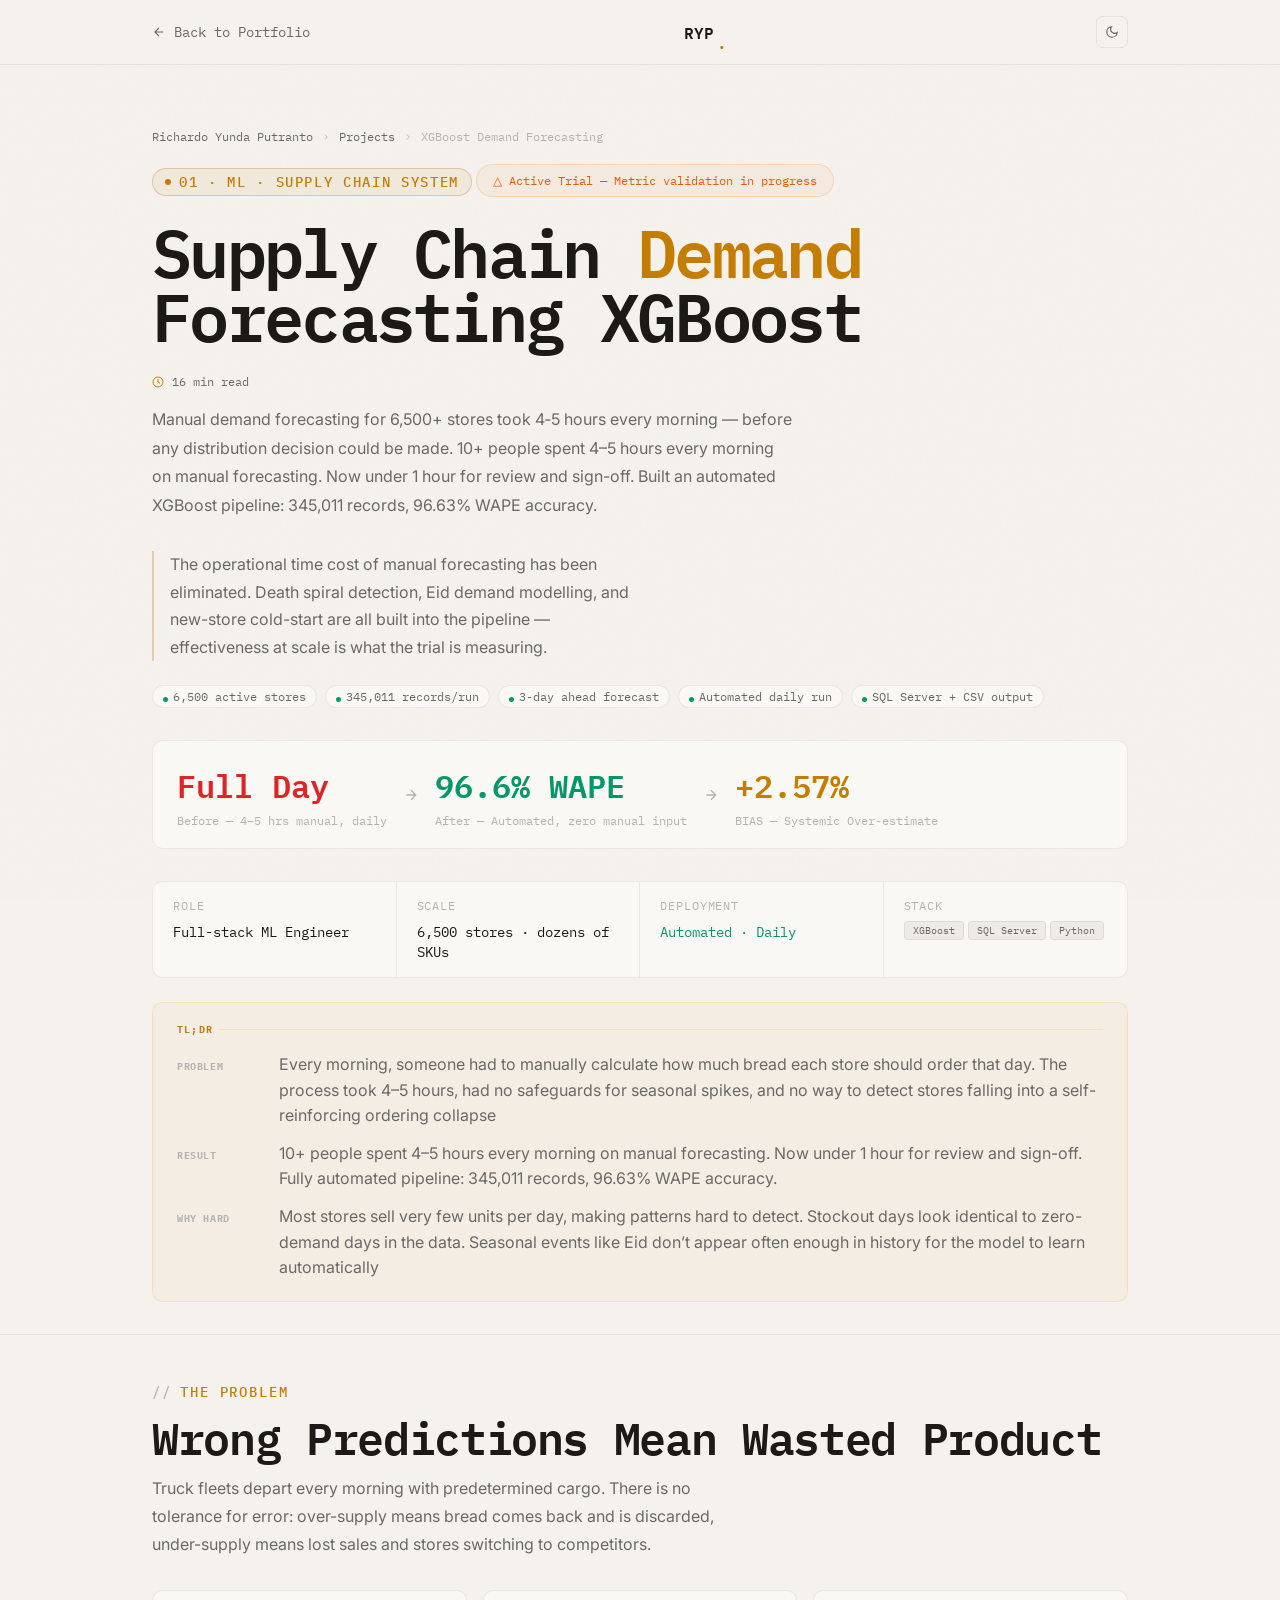
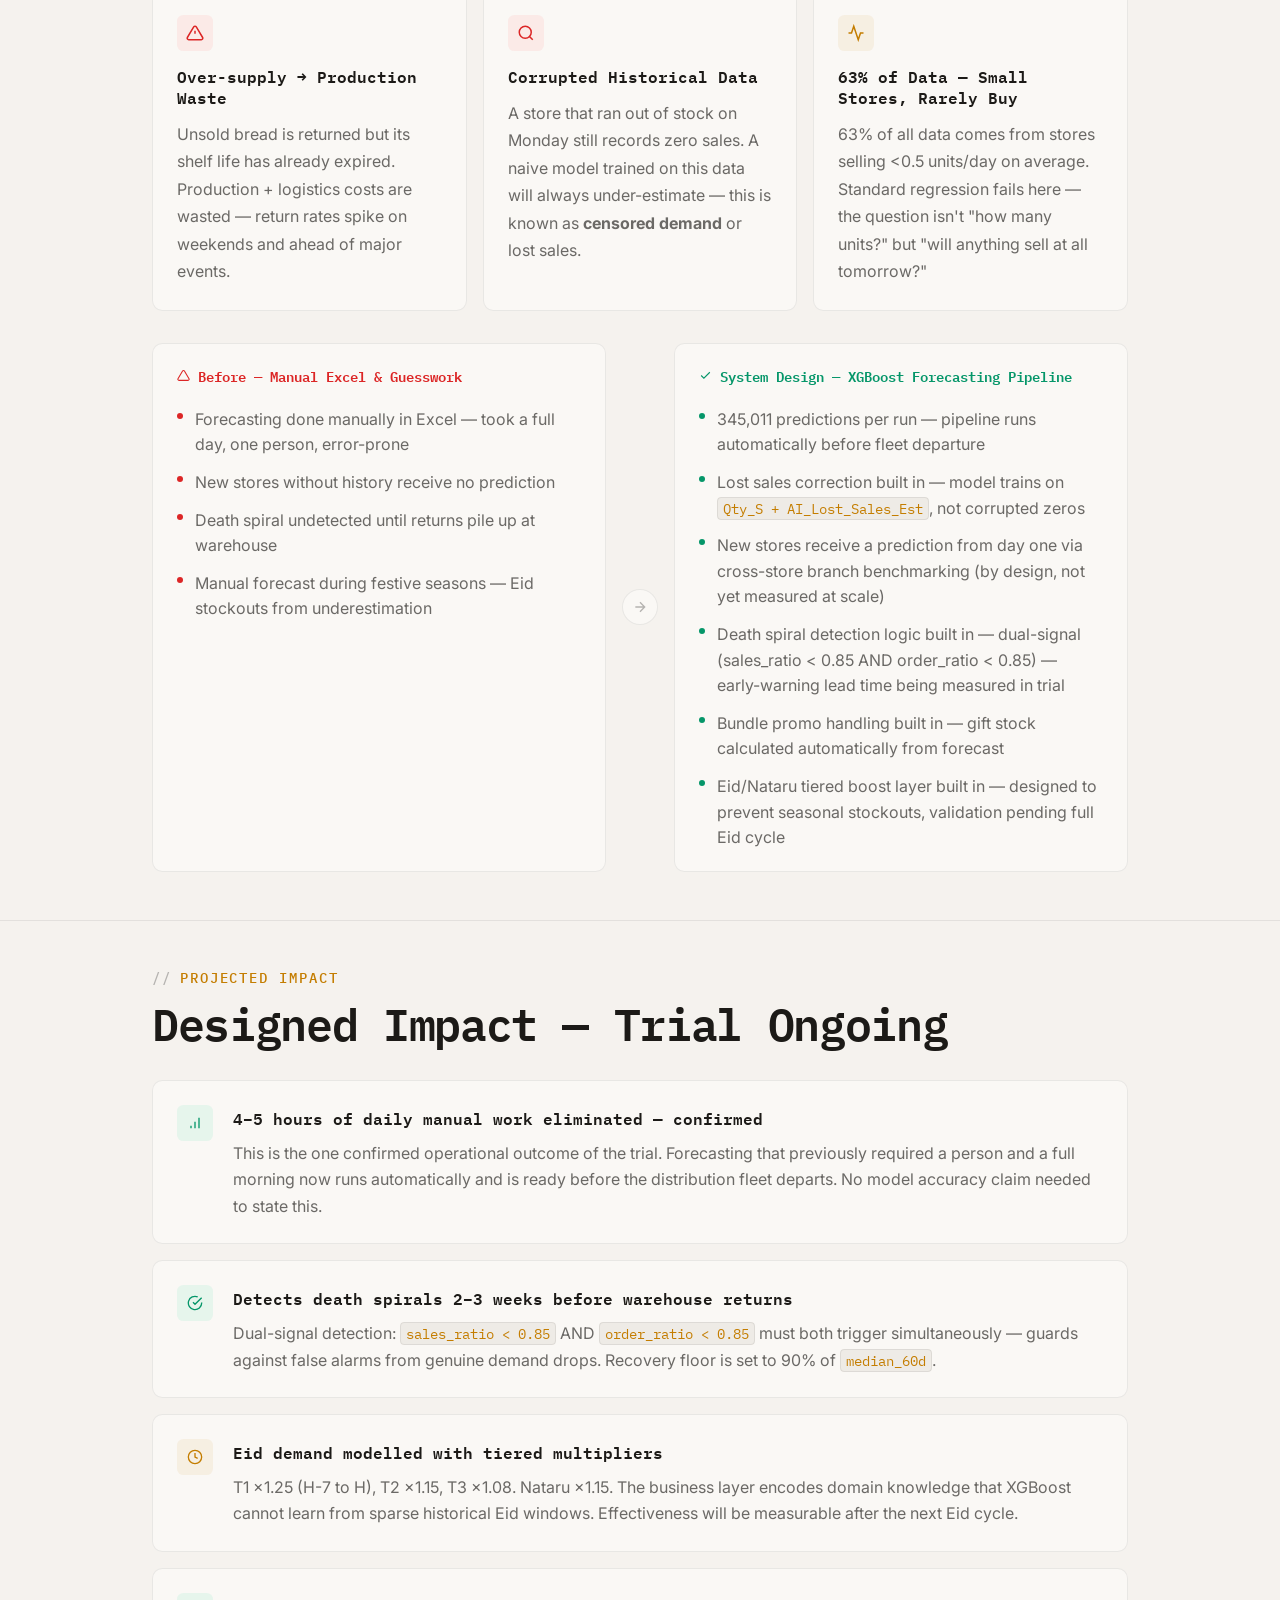
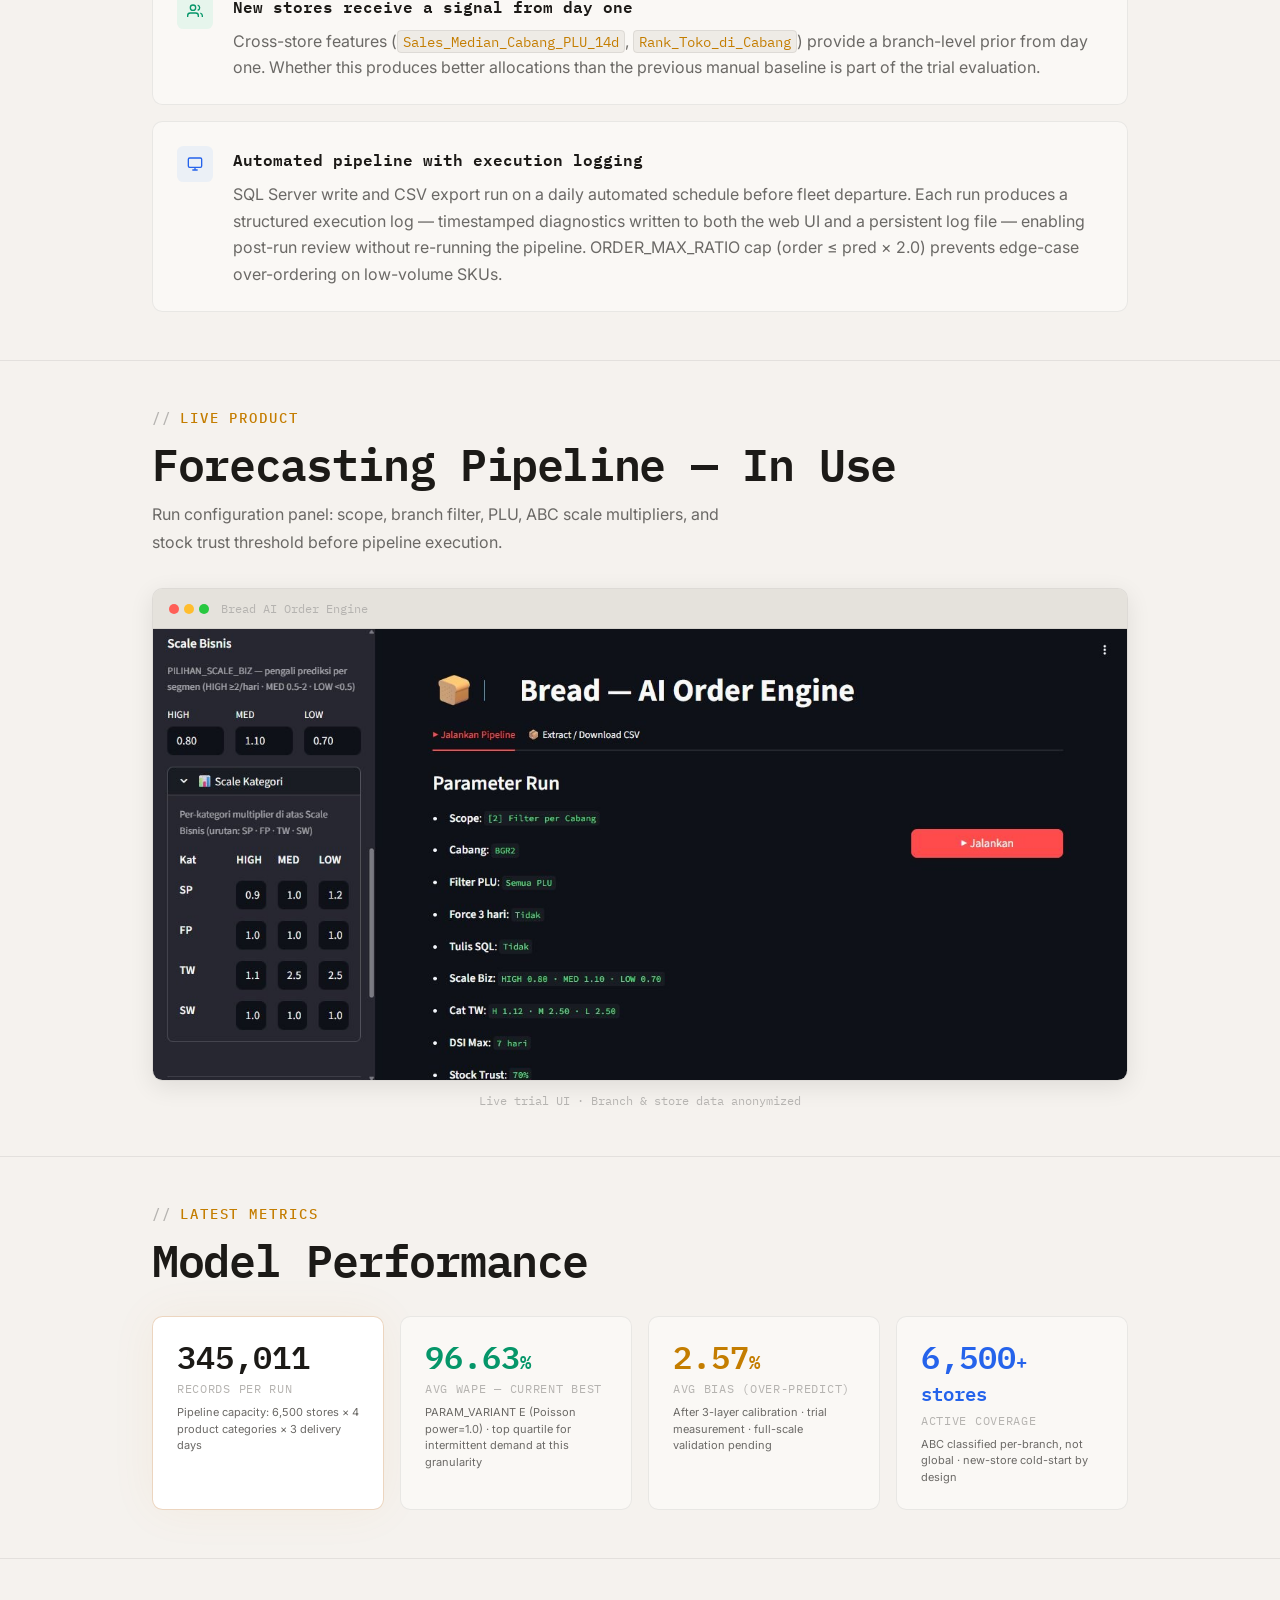
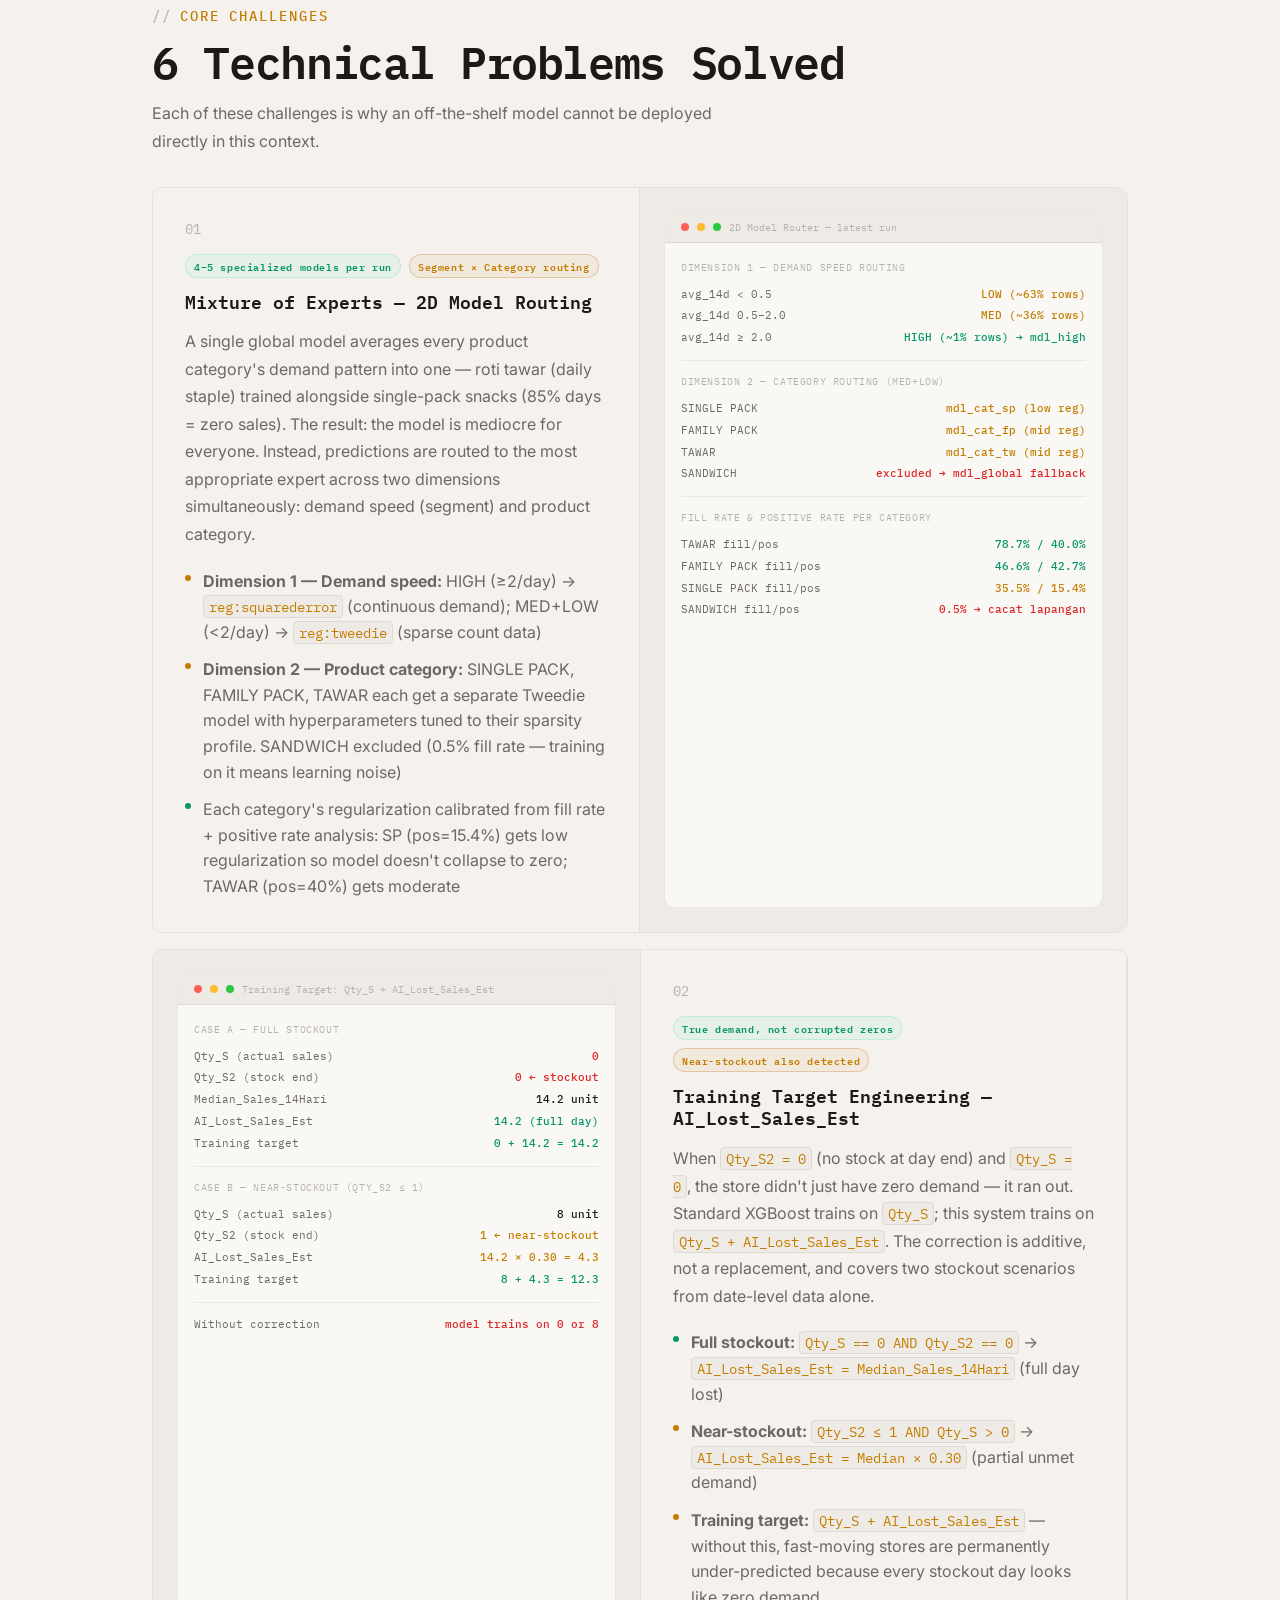
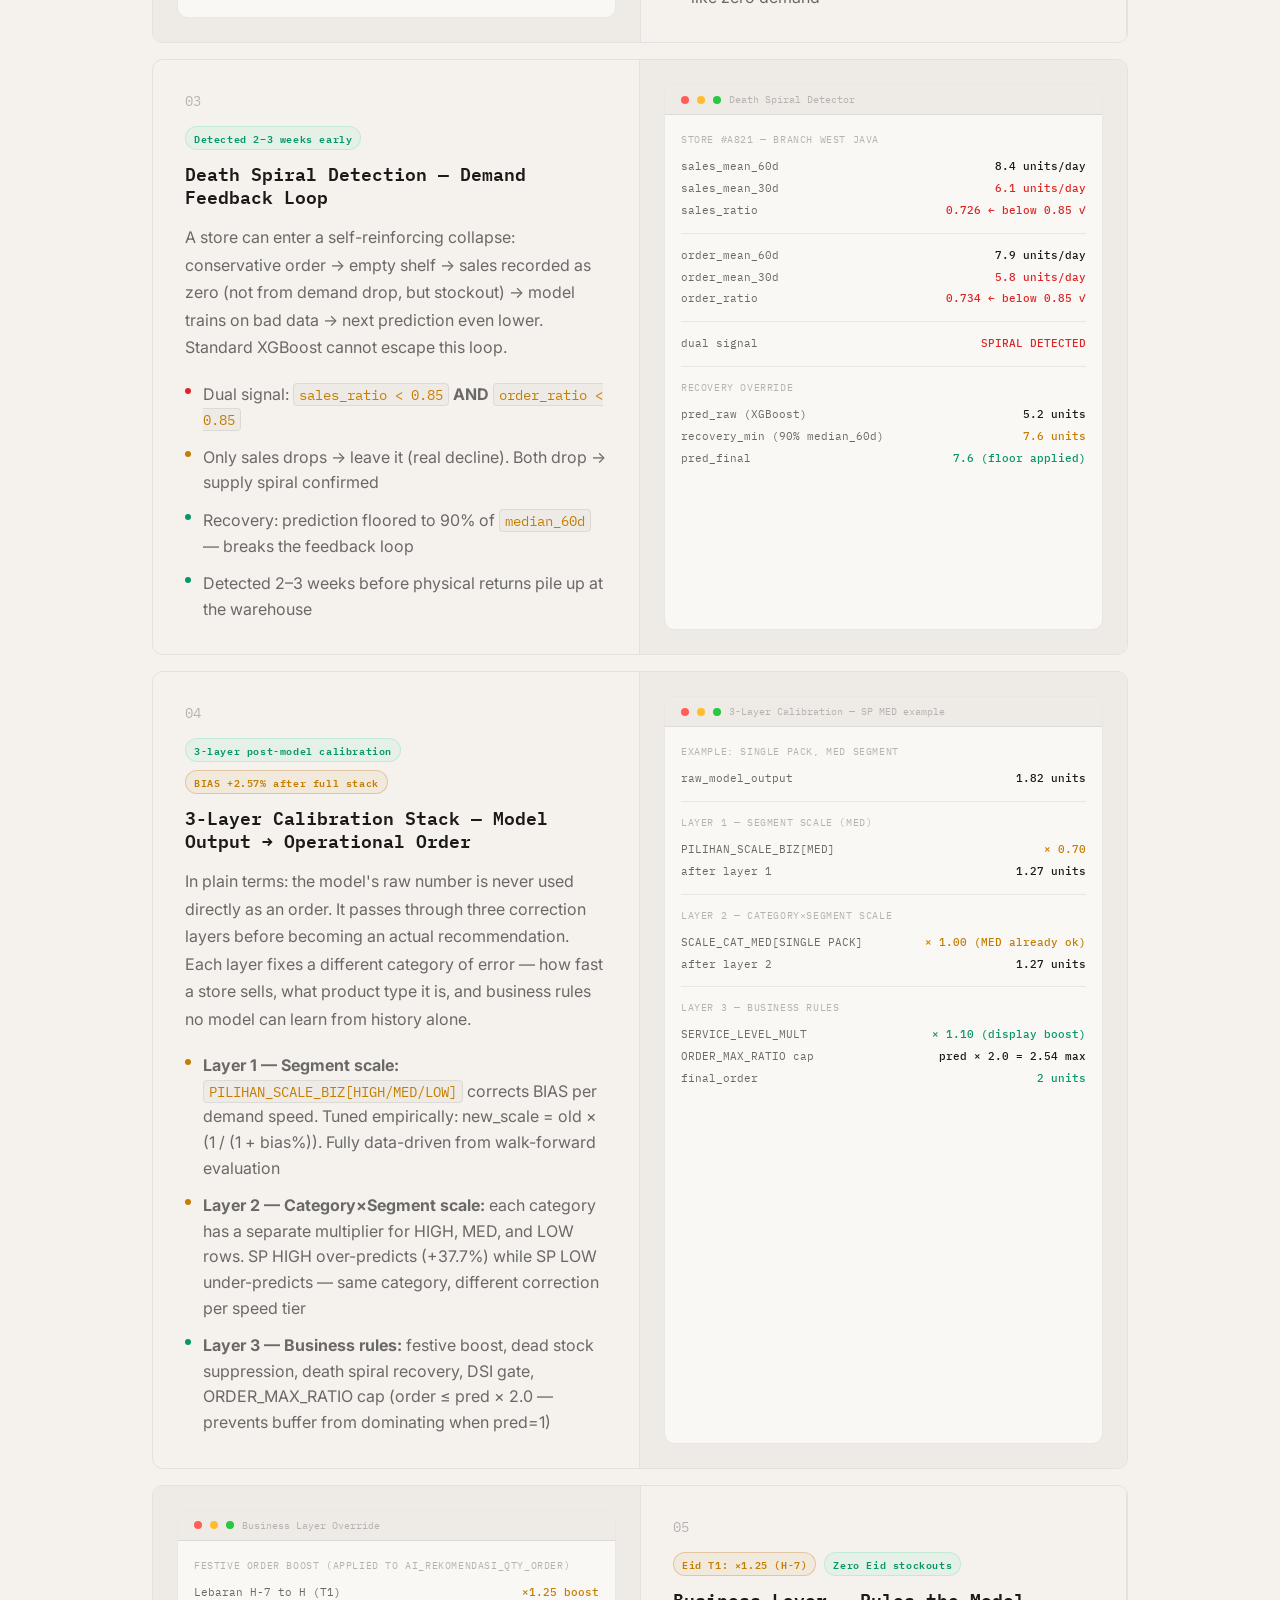
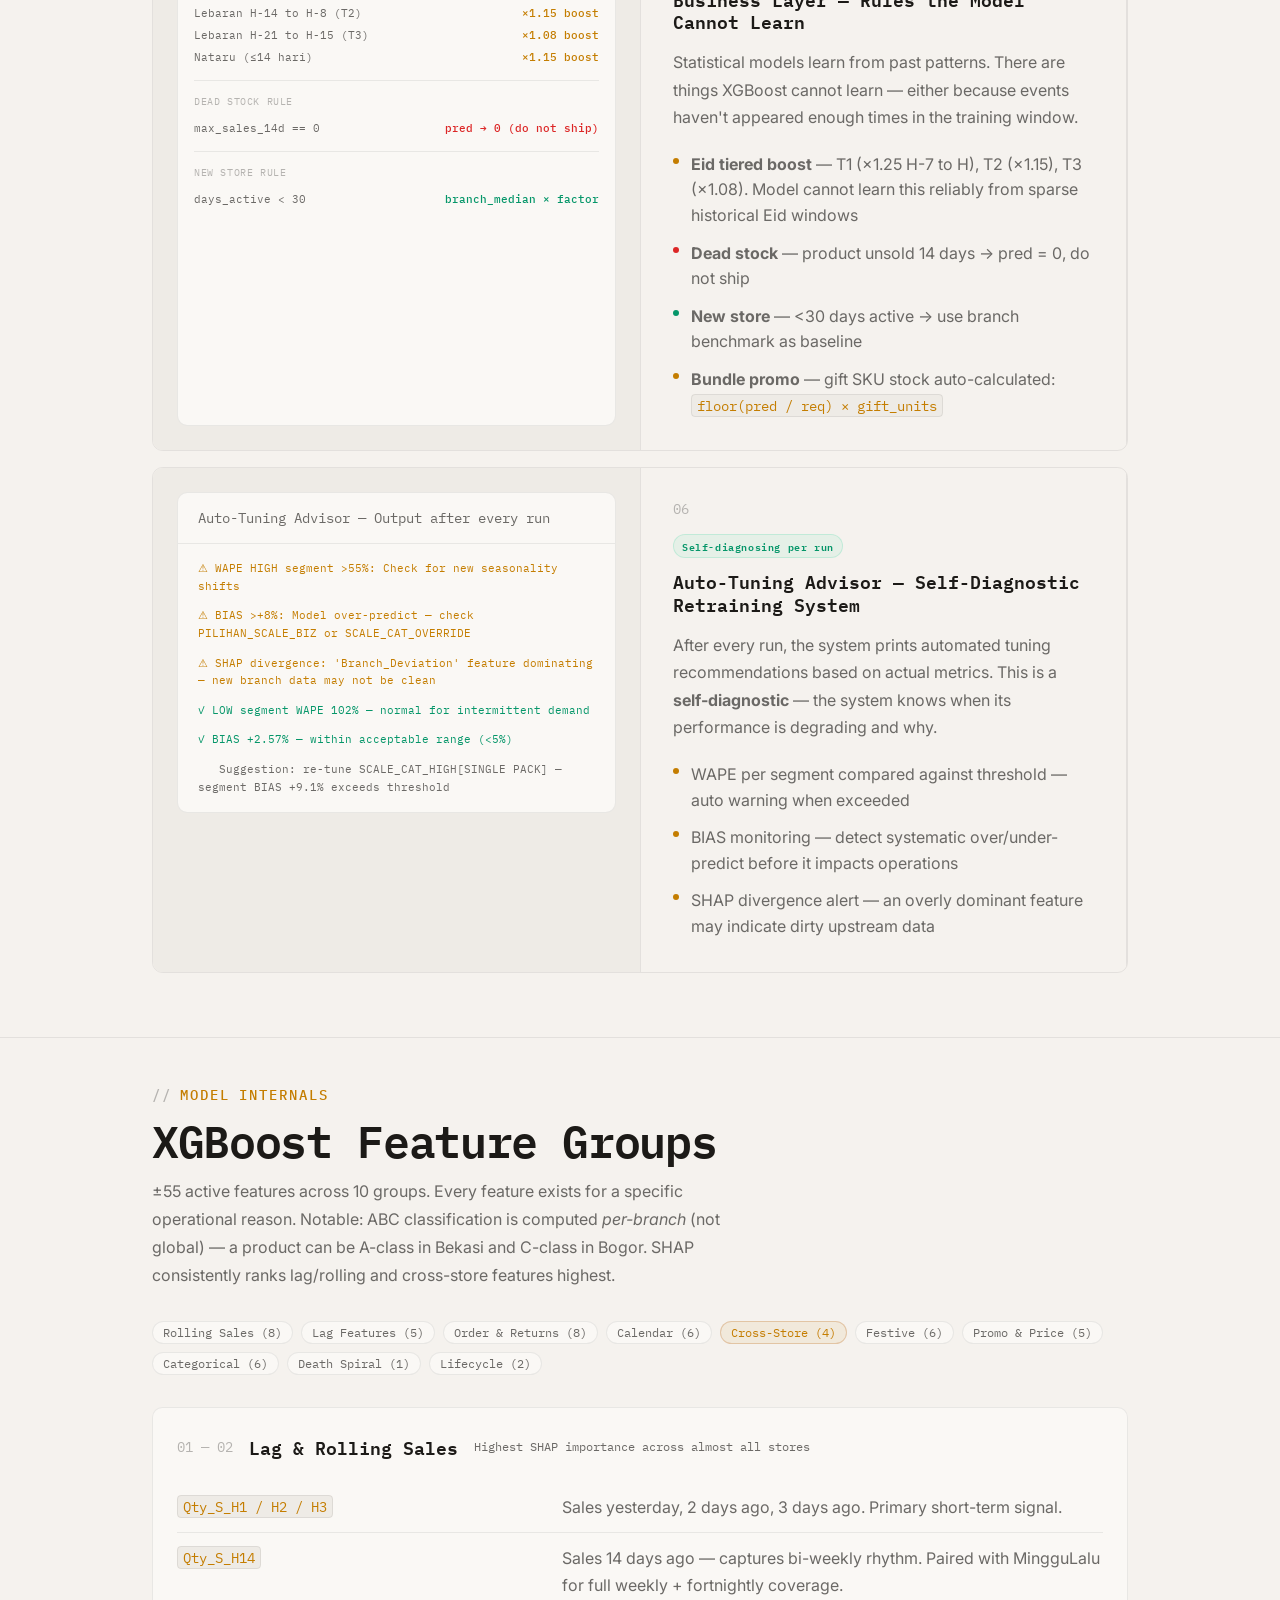
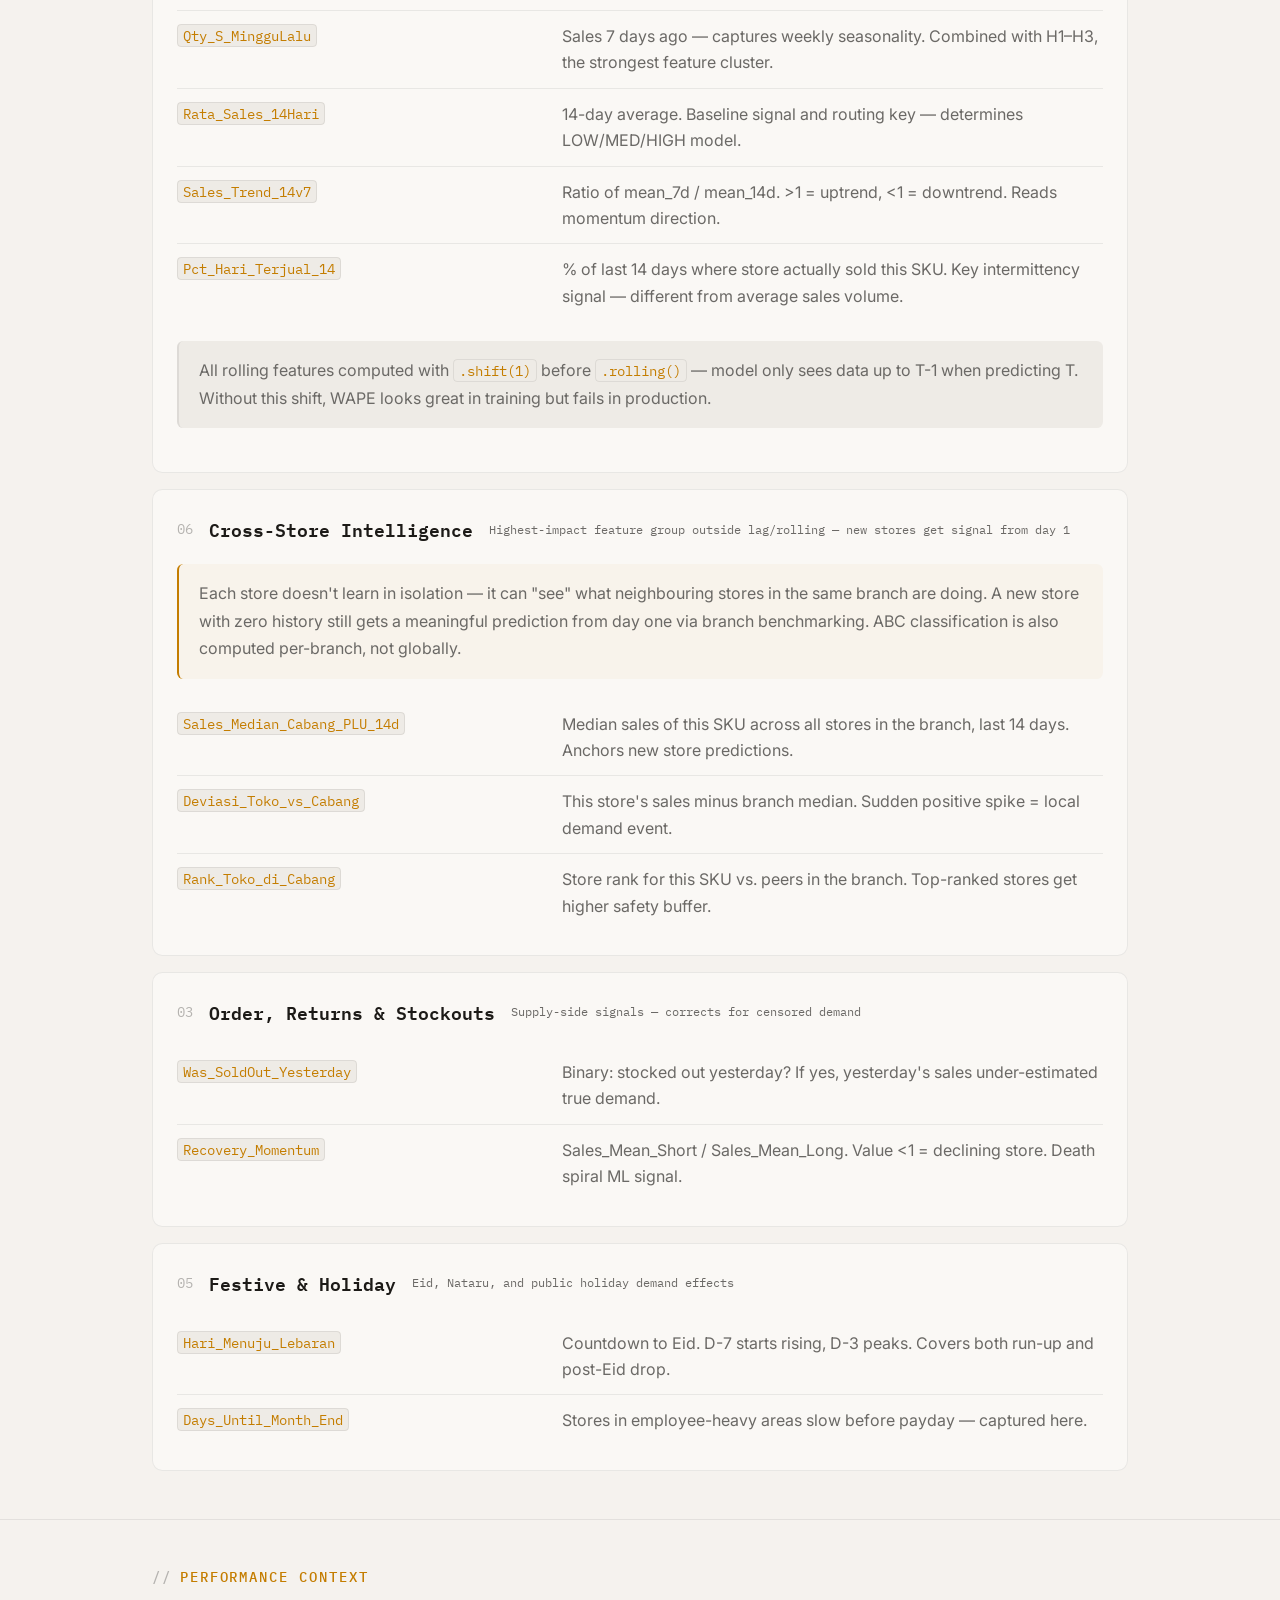
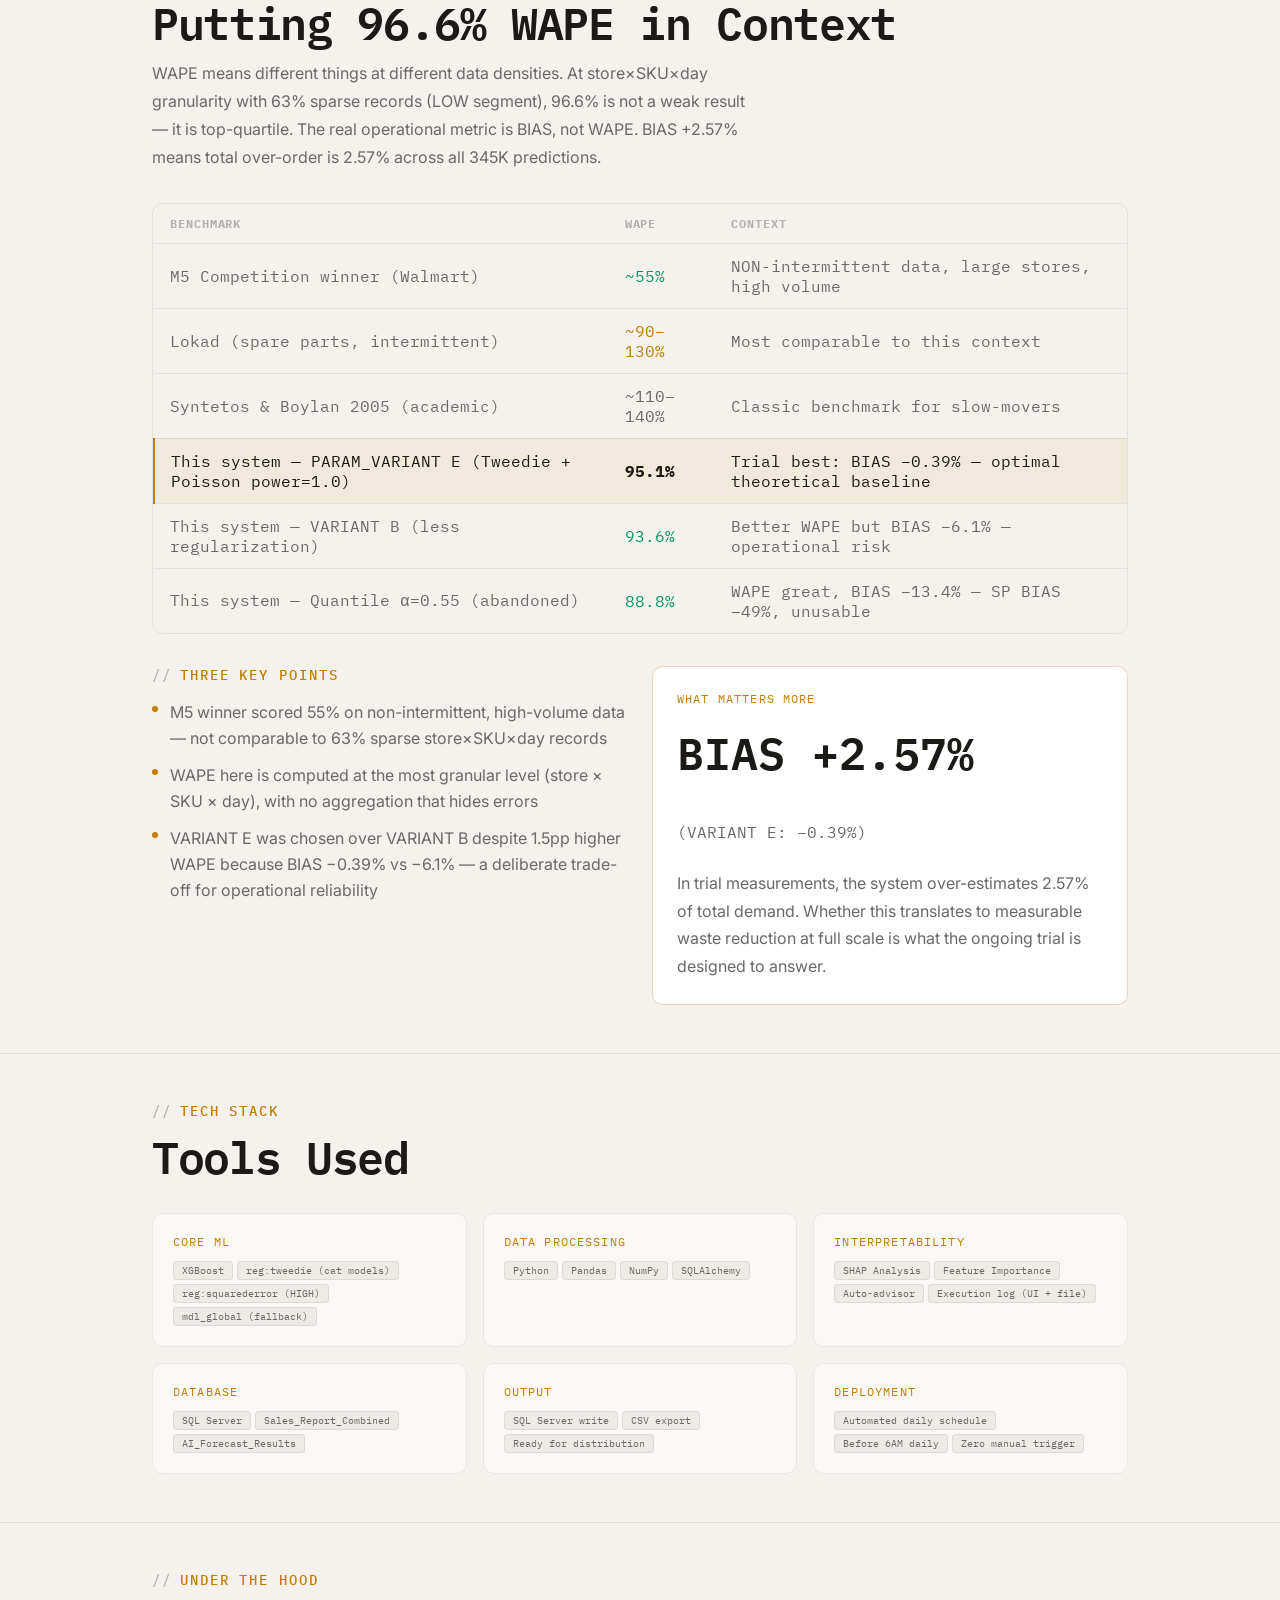
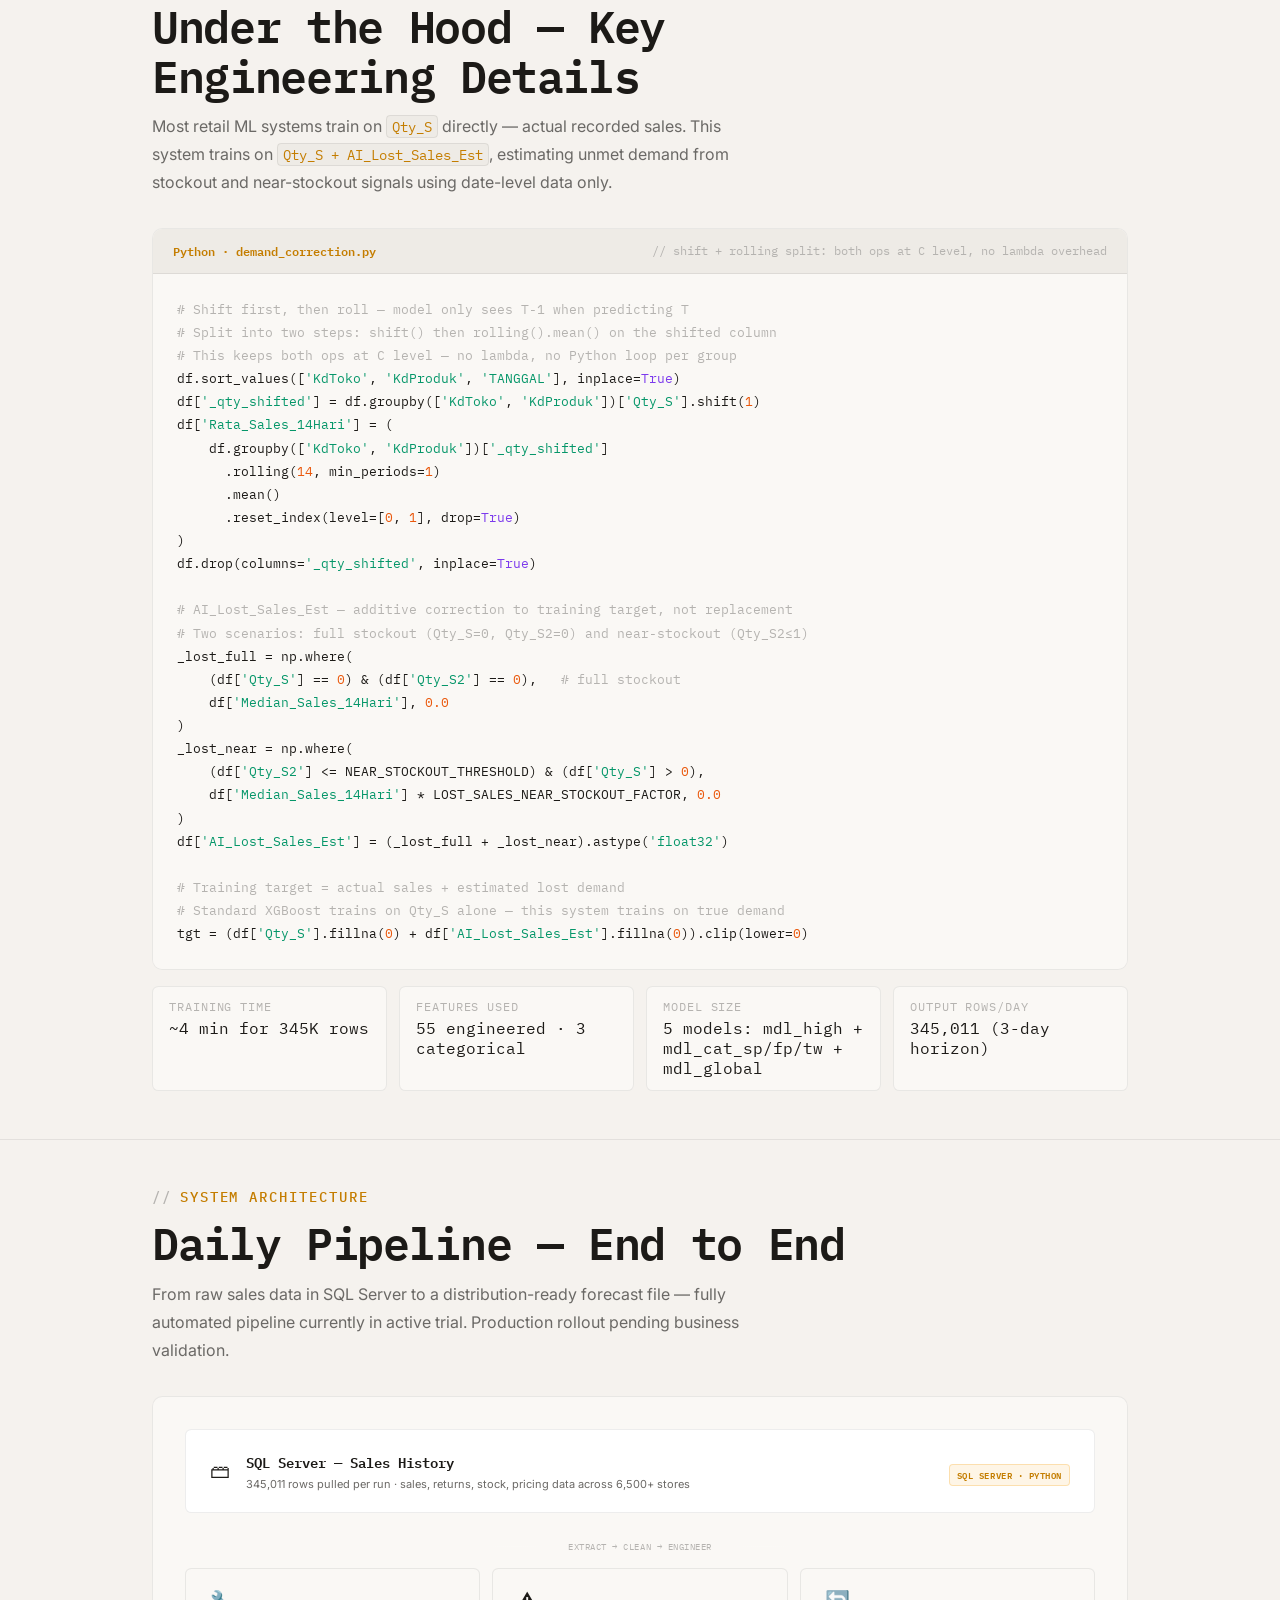
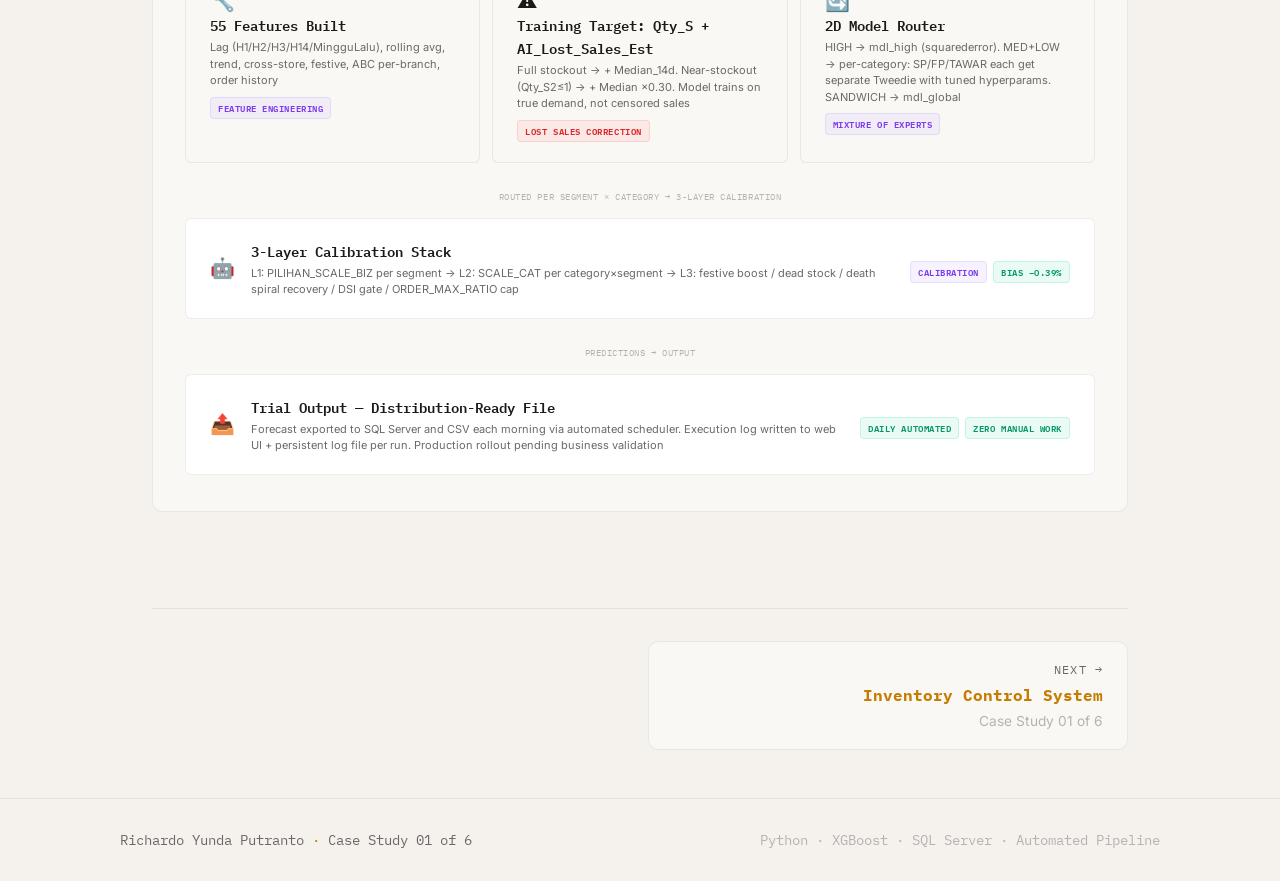
<file: project-xgboost.html>
<!DOCTYPE html>
<html lang="en" data-theme="dark">
<head>
<script>
  (function() {
    var savedTheme = localStorage.getItem('theme');
    var theme = savedTheme || (window.matchMedia('(prefers-color-scheme: dark)').matches ? 'dark' : 'light');
    document.documentElement.setAttribute('data-theme', theme);
  })();
</script>
<meta charset="UTF-8"/>
<meta name="viewport" content="width=device-width, initial-scale=1.0"/>
<title>XGBoost Demand Forecasting — Case Study · Richardo Yunda Putranto</title>
<meta property="og:type" content="article"/>
<meta property="og:title" content="XGBoost Demand Forecasting — Case Study · Richardo Yunda Putranto"/>
<meta property="og:description" content="3-day ahead demand forecast for 6,500 stores. 345K records/run. 96.63% WAPE. Fully automated daily pipeline."/>
<meta name="twitter:card" content="summary"/>
<meta name="twitter:title" content="XGBoost Demand Forecasting — Case Study · Richardo Yunda Putranto"/>
<link rel="canonical" href="https://richardoyunda.github.io/portfolio/project-xgboost.html"/>
<link rel="icon" type="image/svg+xml" href="data:image/svg+xml,<svg xmlns='http://www.w3.org/2000/svg' viewBox='0 0 100 100'><text y='.9em' font-size='90' font-family='monospace' fill='%23f59e0b'>R</text></svg>"/>
<meta name="description" content="3-day ahead demand forecast for 6,500 stores. 345K records/run. 96.63% WAPE. Fully automated daily pipeline."/>
<link rel="preconnect" href="https://fonts.googleapis.com"/>
<link rel="preconnect" href="https://fonts.gstatic.com" crossorigin/>
<link href="https://fonts.googleapis.com/css2?family=IBM+Plex+Mono:wght@400;500;600&family=Inter:wght@400;500;600&display=swap" rel="stylesheet"/>

<link rel="stylesheet" href="common.css"/>
<style>
/* ═══ ARCH ═══ */
.arch-wrap{background:var(--sf);border:1px solid var(--bd);border-radius:var(--rlg);padding:var(--sp8) var(--sp8) var(--sp6);overflow:hidden;}


/* ═══ SCREENSHOT ═══ */
.ss-wrap{background:var(--sf3);border:1px solid var(--bd);border-radius:var(--rlg);overflow:hidden;box-shadow:var(--shmd);}
.ss-bar{background:var(--sf4);padding:var(--sp3) var(--sp4);display:flex;align-items:center;gap:var(--sp3);border-bottom:1px solid var(--bd);}
.ss-dots{display:flex;gap:5px;}
.ss-dot{width:10px;height:10px;border-radius:50%;}
.ss-url{flex:1;font-family:var(--mono);font-size:var(--t2xs);color:var(--txf);}
.ss-caption{font-family:var(--mono);font-size:var(--t2xs);color:var(--txf);text-align:center;margin-top:var(--sp3);}
/* ═══ WAPE 2-COL ═══ */
.wape-2col{display:grid;grid-template-columns:1fr 1fr;gap:var(--sp6);align-items:start;}
@media(max-width:700px){.wape-2col{grid-template-columns:1fr;}}

/* ═══ RESPONSIVE ═══ */
@media(max-width:900px){
  .impact-grid{grid-template-columns:repeat(2,1fr);}
  .prob-grid{grid-template-columns:1fr 1fr;}
  .ba-wrap{grid-template-columns:1fr;}
  .ba-divider{display:none;}
  .challenge-layout,.challenge-layout-rev{grid-template-columns:1fr;}
  .challenge-layout-rev .ch-mock{order:0;}
  .challenge-layout-rev .ch-text{border-left:none;border-top:1px solid var(--bd);}
  .ch-text{border-right:none;border-bottom:1px solid var(--bd);}
  .arch-row,.arch-row-2{grid-template-columns:1fr;}
  .meta-row{grid-template-columns:repeat(2,1fr);}
  .meta:nth-child(2){border-right:none;}
  .meta:nth-child(3),.meta:nth-child(4){border-top:1px solid var(--bd);}
  .tech-grid{grid-template-columns:1fr 1fr;}
}
@media(max-width:640px){
  .container{padding-inline:var(--sp5);}
  .nav-in{padding-inline:var(--sp5);}
  .impact-grid{grid-template-columns:1fr 1fr;}
  .prob-grid{grid-template-columns:1fr;}
  .tech-grid{grid-template-columns:1fr;}
  .meta-row{grid-template-columns:1fr;}
  .meta{border-right:none!important;border-top:1px solid var(--bd);}
  .meta:first-child{border-top:none;}
  .fgr{grid-template-columns:1fr;}
  .eff-callout{flex-direction:column;align-items:flex-start;}
  .eff-arr{display:none;}
  section{padding-block:clamp(var(--sp6),4vw,var(--sp10));}
}



.read-time{display:inline-flex;align-items:center;gap:var(--sp2);font-family:var(--mono);font-size:var(--t2xs);color:var(--txm);margin-bottom:var(--sp4);}
.read-time svg{color:var(--amb);}


/* ── Prev/Next Navigation ── */
.proj-nav{display:grid;grid-template-columns:1fr 1fr;gap:var(--sp4);margin-top:var(--sp12);padding-top:var(--sp8);border-top:1px solid var(--bd);}
.proj-nav-link{background:var(--sf);border:1px solid var(--bd);border-radius:var(--rlg);padding:var(--sp5) var(--sp6);display:flex;flex-direction:column;gap:var(--sp2);text-decoration:none;position:relative;overflow:hidden;transition:transform var(--tr),box-shadow var(--tr),border-color var(--tr);}
.proj-nav-link::before{content:'';position:absolute;left:0;top:0;bottom:0;width:3px;background:var(--amb);transform:scaleY(0);transform-origin:bottom;transition:transform .4s var(--ease);}
.proj-nav-link:hover{transform:translateY(-2px);box-shadow:var(--shmd);border-color:var(--bda);}
.proj-nav-link:hover::before{transform:scaleY(1);}
.proj-nav-link.next{text-align:right;}
.proj-nav-link.next::before{left:auto;right:0;}
.proj-nav-dir{font-family:var(--mono);font-size:var(--t2xs);color:var(--txm);letter-spacing:.1em;text-transform:uppercase;}
.proj-nav-title{font-family:var(--mono);font-size:var(--tsm);font-weight:700;color:var(--amb);}
.proj-nav-num{font-size:var(--txs);color:var(--txf);}
.proj-nav-empty{display:block;}
@media(max-width:560px){.proj-nav{grid-template-columns:1fr;}}
.skip-link{position:absolute;top:-40px;left:0;background:var(--amb);color:#000;padding:8px 16px;z-index:10000;font-family:var(--mono);font-size:var(--txs);transition:top .2s;}
.skip-link:focus{top:0;}
.tbtn svg{transition:transform .3s var(--ease),opacity .2s;}
</style>
</head>
<body>
<a href="#main-content" class="skip-link">Skip to content</a>

<div class="progbar" aria-hidden="true" id="progbar"></div>

<!-- NAV -->
<div id="pgb" style="position:fixed;top:0;left:0;height:2px;background:var(--amb);z-index:200;width:0;transition:width .1s linear;pointer-events:none;"></div>
<nav>
  <div class="nav-in">
    <a href="index.html" class="nav-back">
      <svg viewBox="0 0 24 24" fill="none" stroke="currentColor" stroke-width="2"><path d="M19 12H5M12 5l-7 7 7 7"/></svg>
      Back to Portfolio
    </a>
    <a href="index.html" class="nav-logo">RYP<span class="dot">&#183;</span></a>
    <button class="tbtn" data-theme-toggle aria-label="Toggle theme">
      <svg width="14" height="14" viewBox="0 0 24 24" fill="none" stroke="currentColor" stroke-width="2"><path d="M21 12.79A9 9 0 1 1 11.21 3 7 7 0 0 0 21 12.79z"/></svg>
    </button>
  </div>
</nav>

<main id="main-content">

<!-- HERO -->
<section class="hero">
  <div class="container">
    <div class="crumb reveal">
      <a href="index.html">Richardo Yunda Putranto</a>
      <svg viewBox="0 0 24 24" fill="none" stroke="currentColor" stroke-width="2"><path d="m9 18 6-6-6-6"/></svg>
      <a href="index.html#projects">Projects</a>
      <svg viewBox="0 0 24 24" fill="none" stroke="currentColor" stroke-width="2"><path d="m9 18 6-6-6-6"/></svg>
      <span>XGBoost Demand Forecasting</span>
    </div>
    <div class="eyebrow reveal">
      <span class="pulse"></span>
      01 &middot; ML &middot; Supply Chain System
    </div>
    <div class="trial-badge reveal">&#9651; Active Trial &mdash; Metric validation in progress</div>
    <h1 class="hero-title reveal d1">Supply Chain <span class="a">Demand</span><br/>Forecasting XGBoost</h1>
    <div class="read-time reveal d1"><svg width="12" height="12" viewBox="0 0 24 24" fill="none" stroke="currentColor" stroke-width="2"><circle cx="12" cy="12" r="10"/><polyline points="12 6 12 12 16 14"/></svg>16 min read</div>
    <p class="hero-sub reveal d1">Manual demand forecasting for 6,500+ stores took 4‑5 hours every morning — before any distribution decision could be made. 10+ people spent 4–5 hours every morning on manual forecasting. Now under 1 hour for review and sign-off. Built an automated XGBoost pipeline: 345,011 records, 96.63% WAPE accuracy.</p>
    <p class="hero-impact reveal d1">The operational time cost of manual forecasting has been eliminated. Death spiral detection, Eid demand modelling, and new-store cold-start are all built into the pipeline &mdash; effectiveness at scale is what the trial is measuring.</p>
    <div class="scale-row reveal d2">
      <span class="sc-pill"><span class="dot"></span>6,500 active stores</span>
      <span class="sc-pill"><span class="dot"></span>345,011 records/run</span>
      <span class="sc-pill"><span class="dot"></span>3-day ahead forecast</span>
      <span class="sc-pill"><span class="dot"></span>Automated daily run</span>
      <span class="sc-pill"><span class="dot"></span>SQL Server + CSV output</span>
    </div>
    <div class="eff-callout reveal d2">
      <div class="eff-block old">
        <span class="eff-val">Full Day</span>
        <span class="eff-lbl">Before &mdash; 4&ndash;5 hrs manual, daily</span>
      </div>
      <div class="eff-arr"><svg viewBox="0 0 24 24" fill="none" stroke="currentColor" stroke-width="2"><path d="M5 12h14M12 5l7 7-7 7"/></svg></div>
      <div class="eff-block new">
        <span class="eff-val">96.6% WAPE</span>
        <span class="eff-lbl">After &mdash; Automated, zero manual input</span>
      </div>
      <div class="eff-arr"><svg viewBox="0 0 24 24" fill="none" stroke="currentColor" stroke-width="2"><path d="M5 12h14M12 5l7 7-7 7"/></svg></div>
      <div class="eff-block extra">
        <span class="eff-val">+2.57%</span>
        <span class="eff-lbl">BIAS &mdash; Systemic Over-estimate</span>
      </div>
    </div>
    <div class="meta-row reveal d3">
      <div class="meta"><span class="meta-l">Role</span><span class="meta-v">Full-stack ML Engineer</span></div>
      <div class="meta"><span class="meta-l">Scale</span><span class="meta-v">6,500 stores &middot; dozens of SKUs</span></div>
      <div class="meta"><span class="meta-l">Deployment</span><span class="meta-v" style="color:var(--grn)">Automated &middot; Daily</span></div>
      <div class="meta"><span class="meta-l">Stack</span><span class="meta-v" style="display:flex;gap:4px;flex-wrap:wrap;margin-top:2px;"><span class="tchip">XGBoost</span><span class="tchip">SQL Server</span><span class="tchip">Python</span></span></div>
    </div>
  </div>
</section>

<!-- TL;DR -->
<div class="container">
  <div class="tldr-box reveal">
    <div class="tldr-lbl">TL;DR</div>
    <div class="tldr-rows">
      <div class="tldr-row"><div class="tldr-key">Problem</div><div class="tldr-txt">Every morning, someone had to manually calculate how much bread each store should order that day. The process took 4&ndash;5 hours, had no safeguards for seasonal spikes, and no way to detect stores falling into a self-reinforcing ordering collapse</div></div>
      <div class="tldr-row"><div class="tldr-key">Result</div><div class="tldr-txt">10+ people spent 4–5 hours every morning on manual forecasting. Now under 1 hour for review and sign-off. Fully automated pipeline: 345,011 records, 96.63% WAPE accuracy.</div></div>
      <div class="tldr-row"><div class="tldr-key">Why hard</div><div class="tldr-txt">Most stores sell very few units per day, making patterns hard to detect. Stockout days look identical to zero-demand days in the data. Seasonal events like Eid don&rsquo;t appear often enough in history for the model to learn automatically</div></div>
    </div>
  </div>
</div>

<hr class="dv"/>

<!-- PROBLEM -->
<section id="problem">
  <div class="container">
    <div class="sec-head reveal">
      <div class="sec-lbl">The Problem</div>
      <h2 class="sec-title">Wrong Predictions Mean Wasted Product</h2>
      <p class="sec-sub">Truck fleets depart every morning with predetermined cargo. There is no tolerance for error: over-supply means bread comes back and is discarded, under-supply means lost sales and stores switching to competitors.</p>
    </div>
    <div class="prob-grid">
      <div class="prob-card reveal">
        <div class="prob-ico red"><svg width="18" height="18" viewBox="0 0 24 24" fill="none" stroke="currentColor" stroke-width="2"><path d="M10.29 3.86 1.82 18a2 2 0 0 0 1.71 3h16.94a2 2 0 0 0 1.71-3L13.71 3.86a2 2 0 0 0-3.42 0z"/><line x1="12" y1="9" x2="12" y2="13"/><line x1="12" y1="17" x2="12.01" y2="17"/></svg></div>
        <div class="prob-title">Over-supply &rarr; Production Waste</div>
        <div class="prob-desc">Unsold bread is returned but its shelf life has already expired. Production + logistics costs are wasted &mdash; return rates spike on weekends and ahead of major events.</div>
      </div>
      <div class="prob-card reveal d1">
        <div class="prob-ico red"><svg width="18" height="18" viewBox="0 0 24 24" fill="none" stroke="currentColor" stroke-width="2"><circle cx="11" cy="11" r="8"/><path d="m21 21-4.35-4.35"/></svg></div>
        <div class="prob-title">Corrupted Historical Data</div>
        <div class="prob-desc">A store that ran out of stock on Monday still records zero sales. A naive model trained on this data will always under-estimate &mdash; this is known as <strong>censored demand</strong> or lost sales.</div>
      </div>
      <div class="prob-card reveal d2">
        <div class="prob-ico amb"><svg width="18" height="18" viewBox="0 0 24 24" fill="none" stroke="currentColor" stroke-width="2"><polyline points="22 12 18 12 15 21 9 3 6 12 2 12"/></svg></div>
        <div class="prob-title">63% of Data &mdash; Small Stores, Rarely Buy</div>
        <div class="prob-desc">63% of all data comes from stores selling &lt;0.5 units/day on average. Standard regression fails here &mdash; the question isn't "how many units?" but "will anything sell at all tomorrow?"</div>
      </div>
    </div>
    <div class="ba-wrap reveal">
      <div class="ba-col ba-before">
        <div class="ba-head">
          <svg width="13" height="13" viewBox="0 0 24 24" fill="none" stroke="currentColor" stroke-width="2"><path d="M10.29 3.86 1.82 18a2 2 0 0 0 1.71 3h16.94a2 2 0 0 0 1.71-3L13.71 3.86a2 2 0 0 0-3.42 0z"/></svg>
          Before &mdash; Manual Excel &amp; Guesswork
        </div>
        <ul class="ba-list">
          <li><span class="dot red"></span><span>Forecasting done manually in Excel &mdash; took a full day, one person, error-prone</span></li>
          <li><span class="dot red"></span><span>New stores without history receive no prediction</span></li>
          <li><span class="dot red"></span><span>Death spiral undetected until returns pile up at warehouse</span></li>
          <li><span class="dot red"></span><span>Manual forecast during festive seasons &mdash; Eid stockouts from underestimation</span></li>
        </ul>
      </div>
      <div class="ba-divider"><div class="ba-arr"><svg viewBox="0 0 24 24" fill="none" stroke="currentColor" stroke-width="2"><path d="M5 12h14M12 5l7 7-7 7"/></svg></div></div>
      <div class="ba-col ba-after">
        <div class="ba-head">
          <svg width="13" height="13" viewBox="0 0 24 24" fill="none" stroke="currentColor" stroke-width="2"><polyline points="20 6 9 17 4 12"/></svg>
          System Design &mdash; XGBoost Forecasting Pipeline
        </div>
        <ul class="ba-list">
          <li><span class="dot grn"></span><span>345,011 predictions per run &mdash; pipeline runs automatically before fleet departure</span></li>
          <li><span class="dot grn"></span><span>Lost sales correction built in &mdash; model trains on <code class="ic2">Qty_S + AI_Lost_Sales_Est</code>, not corrupted zeros</span></li>
          <li><span class="dot grn"></span><span>New stores receive a prediction from day one via cross-store branch benchmarking (by design, not yet measured at scale)</span></li>
          <li><span class="dot grn"></span><span>Death spiral detection logic built in &mdash; dual-signal (sales_ratio &lt; 0.85 AND order_ratio &lt; 0.85) &mdash; early-warning lead time being measured in trial</span></li>
          <li><span class="dot grn"></span><span>Bundle promo handling built in &mdash; gift stock calculated automatically from forecast</span></li>
          <li><span class="dot grn"></span><span>Eid/Nataru tiered boost layer built in &mdash; designed to prevent seasonal stockouts, validation pending full Eid cycle</span></li>
        </ul>
      </div>
    </div>
  </div>
</section>

<hr class="dv"/>

<!-- OPERATIONAL IMPACT -->
<section id="impact">
  <div class="container">
    <div class="sec-head reveal">
      <div class="sec-lbl">Projected Impact</div>
      <h2 class="sec-title">Designed Impact &mdash; Trial Ongoing</h2>
    </div>
    <div class="impact-list">
      <div class="impact-item reveal">
        <div class="ii-icon grn"><svg width="16" height="16" viewBox="0 0 24 24" fill="none" stroke="currentColor" stroke-width="2"><path d="M12 20V10"/><path d="M18 20V4"/><path d="M6 20v-4"/></svg></div>
        <div><div class="ii-title">4&ndash;5 hours of daily manual work eliminated &mdash; confirmed</div><div class="ii-desc">This is the one confirmed operational outcome of the trial. Forecasting that previously required a person and a full morning now runs automatically and is ready before the distribution fleet departs. No model accuracy claim needed to state this.</div></div>
      </div>
      <div class="impact-item reveal d1">
        <div class="ii-icon grn"><svg width="16" height="16" viewBox="0 0 24 24" fill="none" stroke="currentColor" stroke-width="2"><path d="M22 11.08V12a10 10 0 1 1-5.93-9.14"/><polyline points="22 4 12 14.01 9 11.01"/></svg></div>
        <div><div class="ii-title">Detects death spirals 2&ndash;3 weeks before warehouse returns</div><div class="ii-desc">Dual-signal detection: <code class="ic2">sales_ratio &lt; 0.85</code> AND <code class="ic2">order_ratio &lt; 0.85</code> must both trigger simultaneously &mdash; guards against false alarms from genuine demand drops. Recovery floor is set to 90% of <code class="ic2">median_60d</code>.</div></div>
      </div>
      <div class="impact-item reveal d1">
        <div class="ii-icon amb"><svg width="16" height="16" viewBox="0 0 24 24" fill="none" stroke="currentColor" stroke-width="2"><circle cx="12" cy="12" r="10"/><polyline points="12 6 12 12 16 14"/></svg></div>
        <div><div class="ii-title">Eid demand modelled with tiered multipliers</div><div class="ii-desc">T1 &times;1.25 (H-7 to H), T2 &times;1.15, T3 &times;1.08. Nataru &times;1.15. The business layer encodes domain knowledge that XGBoost cannot learn from sparse historical Eid windows. Effectiveness will be measurable after the next Eid cycle.</div></div>
      </div>
      <div class="impact-item reveal d2">
        <div class="ii-icon grn"><svg width="16" height="16" viewBox="0 0 24 24" fill="none" stroke="currentColor" stroke-width="2"><path d="M17 21v-2a4 4 0 0 0-4-4H5a4 4 0 0 0-4 4v2"/><circle cx="9" cy="7" r="4"/><path d="M23 21v-2a4 4 0 0 0-3-3.87"/><path d="M16 3.13a4 4 0 0 1 0 7.75"/></svg></div>
        <div><div class="ii-title">New stores receive a signal from day one</div><div class="ii-desc">Cross-store features (<code class="ic2">Sales_Median_Cabang_PLU_14d</code>, <code class="ic2">Rank_Toko_di_Cabang</code>) provide a branch-level prior from day one. Whether this produces better allocations than the previous manual baseline is part of the trial evaluation.</div></div>
      </div>
      <div class="impact-item reveal d3">
        <div class="ii-icon pri"><svg width="16" height="16" viewBox="0 0 24 24" fill="none" stroke="currentColor" stroke-width="2"><rect x="2" y="3" width="20" height="14" rx="2" ry="2"/><line x1="8" y1="21" x2="16" y2="21"/><line x1="12" y1="17" x2="12" y2="21"/></svg></div>
        <div><div class="ii-title">Automated pipeline with execution logging</div><div class="ii-desc">SQL Server write and CSV export run on a daily automated schedule before fleet departure. Each run produces a structured execution log &mdash; timestamped diagnostics written to both the web UI and a persistent log file &mdash; enabling post-run review without re-running the pipeline. ORDER_MAX_RATIO cap (order &le; pred &times; 2.0) prevents edge-case over-ordering on low-volume SKUs.</div></div>
      </div>
    </div>
  </div>
</section>

<hr class="dv"/>

<!-- LIVE PRODUCT SCREENSHOT -->
<section id="live-ui">
  <div class="container">
    <div class="sec-head reveal">
      <div class="sec-lbl">Live Product</div>
      <h2 class="sec-title">Forecasting Pipeline &mdash; In Use</h2>
      <p class="sec-sub">Run configuration panel: scope, branch filter, PLU, ABC scale multipliers, and stock trust threshold before pipeline execution.</p>
    </div>
    <div class="ss-wrap reveal d1">
      <div class="ss-bar">
        <div class="ss-dots"><span class="ss-dot" style="background:#ff5f57"></span><span class="ss-dot" style="background:#ffbd2e"></span><span class="ss-dot" style="background:#28c840"></span></div>
        <div class="ss-url">Bread AI Order Engine</div>
      </div>
      <img src="cover-project-xgboost.jpg" alt="Bread AI Order Engine — run configuration panel" loading="lazy" style="width:100%;display:block;"/>
    </div>
    <p class="ss-caption reveal d2">Live trial UI &middot; Branch &amp; store data anonymized</p>
  </div>
</section>

<hr class="dv"/>

<!-- IMPACT -->
<section id="results">
  <div class="container">
    <div class="sec-head reveal">
      <div class="sec-lbl">Latest Metrics</div>
      <h2 class="sec-title">Model Performance</h2>
    </div>
    <div class="impact-grid">
      <div class="ic hi reveal"><div class="ic-num" data-count="345011">0</div><div class="ic-lbl">Records per run</div><div class="ic-sub">Pipeline capacity: 6,500 stores &times; 4 product categories &times; 3 delivery days</div></div>
      <div class="ic reveal d1"><div class="ic-num grn" data-count="96.63" data-suf="%" data-dec="2">0</div><div class="ic-lbl">AVG WAPE &mdash; current best</div><div class="ic-sub">PARAM_VARIANT E (Poisson power=1.0) &middot; top quartile for intermittent demand at this granularity</div></div>
      <div class="ic reveal d2"><div class="ic-num amb" data-count="2.57" data-suf="%" data-dec="2">0</div><div class="ic-lbl">AVG BIAS (over-predict)</div><div class="ic-sub">After 3-layer calibration &middot; trial measurement &middot; full-scale validation pending</div></div>
      <div class="ic reveal d3"><div class="ic-num blu" data-count="6500" data-suf="+ stores">0</div><div class="ic-lbl">Active coverage</div><div class="ic-sub">ABC classified per-branch, not global &middot; new-store cold-start by design</div></div>
    </div>
  </div>
</section>

<hr class="dv"/>

<!-- CHALLENGES -->
<section id="challenges">
  <div class="container">
    <div class="sec-head reveal">
      <div class="sec-lbl">Core Challenges</div>
      <h2 class="sec-title">6 Technical Problems Solved</h2>
      <p class="sec-sub">Each of these challenges is why an off-the-shelf model cannot be deployed directly in this context.</p>
    </div>

    <!-- CH 01 -->
    <div class="challenge-block reveal">
      <div class="challenge-layout">
        <div class="ch-text">
          <div class="ch-num">01</div>
          <div class="ch-impact-row"><span class="ch-impact-pill grn">4&ndash;5 specialized models per run</span><span class="ch-impact-pill">Segment &times; Category routing</span></div>
          <div class="ch-title">Mixture of Experts &mdash; 2D Model Routing</div>
          <div class="ch-desc">A single global model averages every product category's demand pattern into one — roti tawar (daily staple) trained alongside single-pack snacks (85% days = zero sales). The result: the model is mediocre for everyone. Instead, predictions are routed to the most appropriate expert across two dimensions simultaneously: demand speed (segment) and product category.</div>
          <div class="ch-bullets">
            <div class="fb"><span class="fb-dot pri"></span><span><strong>Dimension 1 — Demand speed:</strong> HIGH (&ge;2/day) &rarr; <code class="ic2">reg:squarederror</code> (continuous demand); MED+LOW (&lt;2/day) &rarr; <code class="ic2">reg:tweedie</code> (sparse count data)</span></div>
            <div class="fb"><span class="fb-dot pri"></span><span><strong>Dimension 2 — Product category:</strong> SINGLE PACK, FAMILY PACK, TAWAR each get a separate Tweedie model with hyperparameters tuned to their sparsity profile. SANDWICH excluded (0.5% fill rate &mdash; training on it means learning noise)</span></div>
            <div class="fb"><span class="fb-dot grn"></span><span>Each category's regularization calibrated from fill rate + positive rate analysis: SP (pos=15.4%) gets low regularization so model doesn't collapse to zero; TAWAR (pos=40%) gets moderate</span></div>
          </div>
        </div>
        <div class="ch-mock">
          <div class="term-mock">
            <div class="term-bar"><span class="tmdot" style="background:#ff5f57"></span><span class="tmdot" style="background:#ffbd2e"></span><span class="tmdot" style="background:#28c840"></span><span class="tm-ttl">2D Model Router &mdash; latest run</span></div>
            <div class="tm-body">
              <div class="tm-lbl">Dimension 1 &mdash; Demand speed routing</div>
              <div class="tmr"><span class="tmk">avg_14d &lt; 0.5</span><span class="tmv amb">LOW (~63% rows)</span></div>
              <div class="tmr"><span class="tmk">avg_14d 0.5&ndash;2.0</span><span class="tmv amb">MED (~36% rows)</span></div>
              <div class="tmr"><span class="tmk">avg_14d &ge; 2.0</span><span class="tmv grn">HIGH (~1% rows) &rarr; mdl_high</span></div>
              <div class="tm-div"></div>
              <div class="tm-lbl">Dimension 2 &mdash; Category routing (MED+LOW)</div>
              <div class="tmr"><span class="tmk">SINGLE PACK</span><span class="tmv pri">mdl_cat_sp (low reg)</span></div>
              <div class="tmr"><span class="tmk">FAMILY PACK</span><span class="tmv pri">mdl_cat_fp (mid reg)</span></div>
              <div class="tmr"><span class="tmk">TAWAR</span><span class="tmv pri">mdl_cat_tw (mid reg)</span></div>
              <div class="tmr"><span class="tmk">SANDWICH</span><span class="tmv red">excluded &rarr; mdl_global fallback</span></div>
              <div class="tm-div"></div>
              <div class="tm-lbl">Fill rate &amp; positive rate per category</div>
              <div class="tmr"><span class="tmk">TAWAR fill/pos</span><span class="tmv grn">78.7% / 40.0%</span></div>
              <div class="tmr"><span class="tmk">FAMILY PACK fill/pos</span><span class="tmv grn">46.6% / 42.7%</span></div>
              <div class="tmr"><span class="tmk">SINGLE PACK fill/pos</span><span class="tmv amb">35.5% / 15.4%</span></div>
              <div class="tmr"><span class="tmk">SANDWICH fill/pos</span><span class="tmv red">0.5% &rarr; cacat lapangan</span></div>
            </div>
          </div>
        </div>
      </div>
    </div>

    <!-- CH 02 -->
    <div class="challenge-block reveal">
      <div class="challenge-layout challenge-layout-rev">
        <div class="ch-mock">
          <div class="term-mock">
            <div class="term-bar"><span class="tmdot" style="background:#ff5f57"></span><span class="tmdot" style="background:#ffbd2e"></span><span class="tmdot" style="background:#28c840"></span><span class="tm-ttl">Training Target: Qty_S + AI_Lost_Sales_Est</span></div>
            <div class="tm-body">
              <div class="tm-lbl">Case A &mdash; Full stockout</div>
              <div class="tmr"><span class="tmk">Qty_S (actual sales)</span><span class="tmv red">0</span></div>
              <div class="tmr"><span class="tmk">Qty_S2 (stock end)</span><span class="tmv red">0 &larr; stockout</span></div>
              <div class="tmr"><span class="tmk">Median_Sales_14Hari</span><span class="tmv">14.2 unit</span></div>
              <div class="tmr"><span class="tmk">AI_Lost_Sales_Est</span><span class="tmv grn">14.2 (full day)</span></div>
              <div class="tmr"><span class="tmk">Training target</span><span class="tmv grn">0 + 14.2 = 14.2</span></div>
              <div class="tm-div"></div>
              <div class="tm-lbl">Case B &mdash; Near-stockout (Qty_S2 &le; 1)</div>
              <div class="tmr"><span class="tmk">Qty_S (actual sales)</span><span class="tmv">8 unit</span></div>
              <div class="tmr"><span class="tmk">Qty_S2 (stock end)</span><span class="tmv amb">1 &larr; near-stockout</span></div>
              <div class="tmr"><span class="tmk">AI_Lost_Sales_Est</span><span class="tmv amb">14.2 &times; 0.30 = 4.3</span></div>
              <div class="tmr"><span class="tmk">Training target</span><span class="tmv grn">8 + 4.3 = 12.3</span></div>
              <div class="tm-div"></div>
              <div class="tmr"><span class="tmk">Without correction</span><span class="tmv red">model trains on 0 or 8</span></div>
            </div>
          </div>
        </div>
        <div class="ch-text">
          <div class="ch-num">02</div>
          <div class="ch-impact-row"><span class="ch-impact-pill grn">True demand, not corrupted zeros</span><span class="ch-impact-pill">Near-stockout also detected</span></div>
          <div class="ch-title">Training Target Engineering &mdash; AI_Lost_Sales_Est</div>
          <div class="ch-desc">When <code class="ic2">Qty_S2 = 0</code> (no stock at day end) and <code class="ic2">Qty_S = 0</code>, the store didn't just have zero demand &mdash; it ran out. Standard XGBoost trains on <code class="ic2">Qty_S</code>; this system trains on <code class="ic2">Qty_S + AI_Lost_Sales_Est</code>. The correction is additive, not a replacement, and covers two stockout scenarios from date-level data alone.</div>
          <div class="ch-bullets">
            <div class="fb"><span class="fb-dot grn"></span><span><strong>Full stockout:</strong> <code class="ic2">Qty_S == 0 AND Qty_S2 == 0</code> &rarr; <code class="ic2">AI_Lost_Sales_Est = Median_Sales_14Hari</code> (full day lost)</span></div>
            <div class="fb"><span class="fb-dot amb"></span><span><strong>Near-stockout:</strong> <code class="ic2">Qty_S2 &le; 1 AND Qty_S &gt; 0</code> &rarr; <code class="ic2">AI_Lost_Sales_Est = Median &times; 0.30</code> (partial unmet demand)</span></div>
            <div class="fb"><span class="fb-dot pri"></span><span><strong>Training target:</strong> <code class="ic2">Qty_S + AI_Lost_Sales_Est</code> &mdash; without this, fast-moving stores are permanently under-predicted because every stockout day looks like zero demand</span></div>
          </div>
        </div>
      </div>
    </div>

    <!-- CH 03 -->
    <div class="challenge-block reveal">
      <div class="challenge-layout">
        <div class="ch-text">
          <div class="ch-num">03</div>
          <div class="ch-impact-row"><span class="ch-impact-pill grn">Detected 2&ndash;3 weeks early</span></div>
          <div class="ch-title">Death Spiral Detection &mdash; Demand Feedback Loop</div>
          <div class="ch-desc">A store can enter a self-reinforcing collapse: conservative order &rarr; empty shelf &rarr; sales recorded as zero (not from demand drop, but stockout) &rarr; model trains on bad data &rarr; next prediction even lower. Standard XGBoost cannot escape this loop.</div>
          <div class="ch-bullets">
            <div class="fb"><span class="fb-dot red"></span><span>Dual signal: <code class="ic2">sales_ratio &lt; 0.85</code> <strong>AND</strong> <code class="ic2">order_ratio &lt; 0.85</code></span></div>
            <div class="fb"><span class="fb-dot amb"></span><span>Only sales drops &rarr; leave it (real decline). Both drop &rarr; supply spiral confirmed</span></div>
            <div class="fb"><span class="fb-dot grn"></span><span>Recovery: prediction floored to 90% of <code class="ic2">median_60d</code> &mdash; breaks the feedback loop</span></div>
            <div class="fb"><span class="fb-dot grn"></span><span>Detected 2&ndash;3 weeks before physical returns pile up at the warehouse</span></div>
          </div>
        </div>
        <div class="ch-mock">
          <div class="term-mock">
            <div class="term-bar"><span class="tmdot" style="background:#ff5f57"></span><span class="tmdot" style="background:#ffbd2e"></span><span class="tmdot" style="background:#28c840"></span><span class="tm-ttl">Death Spiral Detector</span></div>
            <div class="tm-body">
              <div class="tm-lbl">Store #A821 &mdash; Branch West Java</div>
              <div class="tmr"><span class="tmk">sales_mean_60d</span><span class="tmv">8.4 units/day</span></div>
              <div class="tmr"><span class="tmk">sales_mean_30d</span><span class="tmv red">6.1 units/day</span></div>
              <div class="tmr"><span class="tmk">sales_ratio</span><span class="tmv red">0.726 &larr; below 0.85 &#10003;</span></div>
              <div class="tm-div"></div>
              <div class="tmr"><span class="tmk">order_mean_60d</span><span class="tmv">7.9 units/day</span></div>
              <div class="tmr"><span class="tmk">order_mean_30d</span><span class="tmv red">5.8 units/day</span></div>
              <div class="tmr"><span class="tmk">order_ratio</span><span class="tmv red">0.734 &larr; below 0.85 &#10003;</span></div>
              <div class="tm-div"></div>
              <div class="tmr"><span class="tmk">dual signal</span><span class="tmv red">SPIRAL DETECTED</span></div>
              <div class="tm-div"></div>
              <div class="tm-lbl">Recovery override</div>
              <div class="tmr"><span class="tmk">pred_raw (XGBoost)</span><span class="tmv">5.2 units</span></div>
              <div class="tmr"><span class="tmk">recovery_min (90% median_60d)</span><span class="tmv amb">7.6 units</span></div>
              <div class="tmr"><span class="tmk">pred_final</span><span class="tmv grn">7.6 (floor applied)</span></div>
            </div>
          </div>
        </div>
      </div>
    </div>

    <!-- CH 04 -->
    <div class="challenge-block reveal">
      <div class="challenge-layout">
        <div class="ch-text">
          <div class="ch-num">04</div>
          <div class="ch-impact-row"><span class="ch-impact-pill grn">3-layer post-model calibration</span><span class="ch-impact-pill">BIAS +2.57% after full stack</span></div>
          <div class="ch-title">3-Layer Calibration Stack &mdash; Model Output &rarr; Operational Order</div>
          <div class="ch-desc">In plain terms: the model's raw number is never used directly as an order. It passes through three correction layers before becoming an actual recommendation. Each layer fixes a different category of error &mdash; how fast a store sells, what product type it is, and business rules no model can learn from history alone.</div>
          <div class="ch-bullets">
            <div class="fb"><span class="fb-dot pri"></span><span><strong>Layer 1 — Segment scale:</strong> <code class="ic2">PILIHAN_SCALE_BIZ[HIGH/MED/LOW]</code> corrects BIAS per demand speed. Tuned empirically: new_scale = old &times; (1 / (1 + bias%)). Fully data-driven from walk-forward evaluation</span></div>
            <div class="fb"><span class="fb-dot amb"></span><span><strong>Layer 2 — Category&times;Segment scale:</strong> each category has a separate multiplier for HIGH, MED, and LOW rows. SP HIGH over-predicts (+37.7%) while SP LOW under-predicts &mdash; same category, different correction per speed tier</span></div>
            <div class="fb"><span class="fb-dot grn"></span><span><strong>Layer 3 — Business rules:</strong> festive boost, dead stock suppression, death spiral recovery, DSI gate, ORDER_MAX_RATIO cap (order &le; pred &times; 2.0 &mdash; prevents buffer from dominating when pred=1)</span></div>
          </div>
        </div>
        <div class="ch-mock">
          <div class="term-mock">
            <div class="term-bar"><span class="tmdot" style="background:#ff5f57"></span><span class="tmdot" style="background:#ffbd2e"></span><span class="tmdot" style="background:#28c840"></span><span class="tm-ttl">3-Layer Calibration &mdash; SP MED example</span></div>
            <div class="tm-body">
              <div class="tm-lbl">Example: SINGLE PACK, MED segment</div>
              <div class="tmr"><span class="tmk">raw_model_output</span><span class="tmv">1.82 units</span></div>
              <div class="tm-div"></div>
              <div class="tm-lbl">Layer 1 &mdash; Segment scale (MED)</div>
              <div class="tmr"><span class="tmk">PILIHAN_SCALE_BIZ[MED]</span><span class="tmv amb">&times; 0.70</span></div>
              <div class="tmr"><span class="tmk">after layer 1</span><span class="tmv">1.27 units</span></div>
              <div class="tm-div"></div>
              <div class="tm-lbl">Layer 2 &mdash; Category&times;Segment scale</div>
              <div class="tmr"><span class="tmk">SCALE_CAT_MED[SINGLE PACK]</span><span class="tmv amb">&times; 1.00 (MED already ok)</span></div>
              <div class="tmr"><span class="tmk">after layer 2</span><span class="tmv">1.27 units</span></div>
              <div class="tm-div"></div>
              <div class="tm-lbl">Layer 3 &mdash; Business rules</div>
              <div class="tmr"><span class="tmk">SERVICE_LEVEL_MULT</span><span class="tmv grn">&times; 1.10 (display boost)</span></div>
              <div class="tmr"><span class="tmk">ORDER_MAX_RATIO cap</span><span class="tmv">pred &times; 2.0 = 2.54 max</span></div>
              <div class="tmr"><span class="tmk">final_order</span><span class="tmv grn">2 units</span></div>
            </div>
          </div>
        </div>
      </div>
    </div>

    <!-- CH 05 -->
    <div class="challenge-block reveal">
      <div class="challenge-layout challenge-layout-rev">
        <div class="ch-mock">
          <div class="term-mock">
            <div class="term-bar"><span class="tmdot" style="background:#ff5f57"></span><span class="tmdot" style="background:#ffbd2e"></span><span class="tmdot" style="background:#28c840"></span><span class="tm-ttl">Business Layer Override</span></div>
            <div class="tm-body">
              <div class="tm-lbl">Festive order boost (applied to AI_Rekomendasi_Qty_Order)</div>
              <div class="tmr"><span class="tmk">Lebaran H-7 to H (T1)</span><span class="tmv amb">&times;1.25 boost</span></div>
              <div class="tmr"><span class="tmk">Lebaran H-14 to H-8 (T2)</span><span class="tmv amb">&times;1.15 boost</span></div>
              <div class="tmr"><span class="tmk">Lebaran H-21 to H-15 (T3)</span><span class="tmv amb">&times;1.08 boost</span></div>
              <div class="tmr"><span class="tmk">Nataru (≤14 hari)</span><span class="tmv amb">&times;1.15 boost</span></div>
              <div class="tm-div"></div>
              <div class="tm-lbl">Dead stock rule</div>
              <div class="tmr"><span class="tmk">max_sales_14d == 0</span><span class="tmv red">pred &rarr; 0 (do not ship)</span></div>
              <div class="tm-div"></div>
              <div class="tm-lbl">New store rule</div>
              <div class="tmr"><span class="tmk">days_active &lt; 30</span><span class="tmv grn">branch_median &times; factor</span></div>
            </div>
          </div>
        </div>
        <div class="ch-text">
          <div class="ch-num">05</div>
          <div class="ch-impact-row"><span class="ch-impact-pill">Eid T1: &times;1.25 (H-7)</span><span class="ch-impact-pill grn">Zero Eid stockouts</span></div>
          <div class="ch-title">Business Layer &mdash; Rules the Model Cannot Learn</div>
          <div class="ch-desc">Statistical models learn from past patterns. There are things XGBoost cannot learn &mdash; either because events haven't appeared enough times in the training window.</div>
          <div class="ch-bullets">
            <div class="fb"><span class="fb-dot amb"></span><span><strong>Eid tiered boost</strong> &mdash; T1 (&times;1.25 H-7 to H), T2 (&times;1.15), T3 (&times;1.08). Model cannot learn this reliably from sparse historical Eid windows</span></div>
            <div class="fb"><span class="fb-dot red"></span><span><strong>Dead stock</strong> &mdash; product unsold 14 days &rarr; pred = 0, do not ship</span></div>
            <div class="fb"><span class="fb-dot grn"></span><span><strong>New store</strong> &mdash; &lt;30 days active &rarr; use branch benchmark as baseline</span></div>
            <div class="fb"><span class="fb-dot pri"></span><span><strong>Bundle promo</strong> &mdash; gift SKU stock auto-calculated: <code class="ic2">floor(pred / req) &times; gift_units</code></span></div>
          </div>
        </div>
      </div>
    </div>

    <!-- CH 06 -->
    <div class="challenge-block reveal">
      <div class="challenge-layout challenge-layout-rev">
        <div class="ch-mock">
          <div class="diag-box">
            <div class="diag-head">Auto-Tuning Advisor &mdash; Output after every run</div>
            <div class="diag-body">
              <div class="diag-line warn">&#9888; WAPE HIGH segment &gt;55%: Check for new seasonality shifts</div>
              <div class="diag-line warn">&#9888; BIAS &gt;+8%: Model over-predict &mdash; check PILIHAN_SCALE_BIZ or SCALE_CAT_OVERRIDE</div>
              <div class="diag-line warn">&#9888; SHAP divergence: 'Branch_Deviation' feature dominating &mdash; new branch data may not be clean</div>
              <div class="diag-line ok">&#10003; LOW segment WAPE 102% &mdash; normal for intermittent demand</div>
              <div class="diag-line ok">&#10003; BIAS +2.57% &mdash; within acceptable range (&lt;5%)</div>
              <div class="diag-line info">&nbsp;&nbsp; Suggestion: re-tune SCALE_CAT_HIGH[SINGLE PACK] &mdash; segment BIAS +9.1% exceeds threshold</div>
            </div>
          </div>
        </div>
        <div class="ch-text">
          <div class="ch-num">06</div>
          <div class="ch-impact-row"><span class="ch-impact-pill grn">Self-diagnosing per run</span></div>
          <div class="ch-title">Auto-Tuning Advisor &mdash; Self-Diagnostic Retraining System</div>
          <div class="ch-desc">After every run, the system prints automated tuning recommendations based on actual metrics. This is a <strong>self-diagnostic</strong> &mdash; the system knows when its performance is degrading and why.</div>
          <div class="ch-bullets">
            <div class="fb"><span class="fb-dot pri"></span><span>WAPE per segment compared against threshold &mdash; auto warning when exceeded</span></div>
            <div class="fb"><span class="fb-dot pri"></span><span>BIAS monitoring &mdash; detect systematic over/under-predict before it impacts operations</span></div>
            <div class="fb"><span class="fb-dot pri"></span><span>SHAP divergence alert &mdash; an overly dominant feature may indicate dirty upstream data</span></div>
          </div>
        </div>
      </div>
    </div>

  </div>
</section>

<hr class="dv"/>

<!-- FEATURE GROUPS -->
<section id="features">
  <div class="container">
    <div class="sec-head reveal">
      <div class="sec-lbl">Model Internals</div>
      <h2 class="sec-title">XGBoost Feature Groups</h2>
      <p class="sec-sub">&plusmn;55 active features across 10 groups. Every feature exists for a specific operational reason. Notable: ABC classification is computed <em>per-branch</em> (not global) &mdash; a product can be A-class in Bekasi and C-class in Bogor. SHAP consistently ranks lag/rolling and cross-store features highest.</p>
    </div>
    <div class="fg-pills reveal">
      <span class="fg-pill">Rolling Sales (8)</span><span class="fg-pill">Lag Features (5)</span>
      <span class="fg-pill">Order &amp; Returns (8)</span><span class="fg-pill">Calendar (6)</span>
      <span class="fg-pill fg-pill-hi">Cross-Store (4)</span><span class="fg-pill">Festive (6)</span>
      <span class="fg-pill">Promo &amp; Price (5)</span><span class="fg-pill">Categorical (6)</span>
      <span class="fg-pill">Death Spiral (1)</span><span class="fg-pill">Lifecycle (2)</span>
    </div>
    <div class="fg-list">
      <div class="fg-block reveal">
        <div class="fg-hd"><span class="fg-n">01 &mdash; 02</span><span class="fg-t">Lag &amp; Rolling Sales</span><span class="fg-s">Highest SHAP importance across almost all stores</span></div>
        <div class="fg-rows">
          <div class="fgr"><span class="fgk"><code class="ic2">Qty_S_H1 / H2 / H3</code></span><span class="fgv">Sales yesterday, 2 days ago, 3 days ago. Primary short-term signal.</span></div>
          <div class="fgr"><span class="fgk"><code class="ic2">Qty_S_H14</code></span><span class="fgv">Sales 14 days ago &mdash; captures bi-weekly rhythm. Paired with MingguLalu for full weekly + fortnightly coverage.</span></div>
          <div class="fgr"><span class="fgk"><code class="ic2">Qty_S_MingguLalu</code></span><span class="fgv">Sales 7 days ago &mdash; captures weekly seasonality. Combined with H1&ndash;H3, the strongest feature cluster.</span></div>
          <div class="fgr"><span class="fgk"><code class="ic2">Rata_Sales_14Hari</code></span><span class="fgv">14-day average. Baseline signal and routing key &mdash; determines LOW/MED/HIGH model.</span></div>
          <div class="fgr"><span class="fgk"><code class="ic2">Sales_Trend_14v7</code></span><span class="fgv">Ratio of mean_7d / mean_14d. &gt;1 = uptrend, &lt;1 = downtrend. Reads momentum direction.</span></div>
          <div class="fgr"><span class="fgk"><code class="ic2">Pct_Hari_Terjual_14</code></span><span class="fgv">% of last 14 days where store actually sold this SKU. Key intermittency signal &mdash; different from average sales volume.</span></div>
        </div>
        <div class="fg-callout" style="margin-top:var(--sp5);">All rolling features computed with <code class="ic2">.shift(1)</code> before <code class="ic2">.rolling()</code> &mdash; model only sees data up to T-1 when predicting T. Without this shift, WAPE looks great in training but fails in production.</div>
      </div>

      <div class="fg-block reveal">
        <div class="fg-hd"><span class="fg-n">06</span><span class="fg-t">Cross-Store Intelligence</span><span class="fg-s">Highest-impact feature group outside lag/rolling &mdash; new stores get signal from day 1</span></div>
        <div class="fg-callout fg-callout-hi">Each store doesn't learn in isolation &mdash; it can "see" what neighbouring stores in the same branch are doing. A new store with zero history still gets a meaningful prediction from day one via branch benchmarking. ABC classification is also computed per-branch, not globally.</div>
        <div class="fg-rows">
          <div class="fgr"><span class="fgk"><code class="ic2">Sales_Median_Cabang_PLU_14d</code></span><span class="fgv">Median sales of this SKU across all stores in the branch, last 14 days. Anchors new store predictions.</span></div>
          <div class="fgr"><span class="fgk"><code class="ic2">Deviasi_Toko_vs_Cabang</code></span><span class="fgv">This store's sales minus branch median. Sudden positive spike = local demand event.</span></div>
          <div class="fgr"><span class="fgk"><code class="ic2">Rank_Toko_di_Cabang</code></span><span class="fgv">Store rank for this SKU vs. peers in the branch. Top-ranked stores get higher safety buffer.</span></div>
        </div>
      </div>

      <div class="fg-block reveal">
        <div class="fg-hd"><span class="fg-n">03</span><span class="fg-t">Order, Returns &amp; Stockouts</span><span class="fg-s">Supply-side signals &mdash; corrects for censored demand</span></div>
        <div class="fg-rows">
          <div class="fgr"><span class="fgk"><code class="ic2">Was_SoldOut_Yesterday</code></span><span class="fgv">Binary: stocked out yesterday? If yes, yesterday's sales under-estimated true demand.</span></div>
          <div class="fgr"><span class="fgk"><code class="ic2">Recovery_Momentum</code></span><span class="fgv">Sales_Mean_Short / Sales_Mean_Long. Value &lt;1 = declining store. Death spiral ML signal.</span></div>
        </div>
      </div>
      <div class="fg-block reveal">
        <div class="fg-hd"><span class="fg-n">05</span><span class="fg-t">Festive &amp; Holiday</span><span class="fg-s">Eid, Nataru, and public holiday demand effects</span></div>
        <div class="fg-rows">
          <div class="fgr"><span class="fgk"><code class="ic2">Hari_Menuju_Lebaran</code></span><span class="fgv">Countdown to Eid. D-7 starts rising, D-3 peaks. Covers both run-up and post-Eid drop.</span></div>
          <div class="fgr"><span class="fgk"><code class="ic2">Days_Until_Month_End</code></span><span class="fgv">Stores in employee-heavy areas slow before payday &mdash; captured here.</span></div>
        </div>
      </div>
    </div>
  </div>
</section>

<hr class="dv"/>

<!-- WAPE CONTEXT -->
<section id="wape">
  <div class="container">
    <div class="sec-head reveal">
      <div class="sec-lbl">Performance Context</div>
      <h2 class="sec-title">Putting 96.6% WAPE in Context</h2>
      <p class="sec-sub">WAPE means different things at different data densities. At store&times;SKU&times;day granularity with 63% sparse records (LOW segment), 96.6% is not a weak result &mdash; it is top-quartile. The real operational metric is BIAS, not WAPE. BIAS +2.57% means total over-order is 2.57% across all 345K predictions.</p>
    </div>
    <div class="reveal bench-wrap" style="margin-bottom:var(--sp8);">
      <table class="bench-table">
        <thead>
          <tr><th>Benchmark</th><th>WAPE</th><th>Context</th></tr>
        </thead>
        <tbody>
          <tr><td>M5 Competition winner (Walmart)</td><td style="color:var(--grn)">~55%</td><td>NON-intermittent data, large stores, high volume</td></tr>
          <tr><td>Lokad (spare parts, intermittent)</td><td style="color:var(--amb)">~90&ndash;130%</td><td>Most comparable to this context</td></tr>
          <tr><td>Syntetos &amp; Boylan 2005 (academic)</td><td style="color:var(--txm)">~110&ndash;140%</td><td>Classic benchmark for slow-movers</td></tr>
          <tr class="hi"><td>This system &mdash; PARAM_VARIANT E (Tweedie + Poisson power=1.0)</td><td><strong>95.1%</strong></td><td>Trial best: BIAS &minus;0.39% &mdash; optimal theoretical baseline</td></tr>
          <tr><td>This system &mdash; VARIANT B (less regularization)</td><td style="color:var(--grn)">93.6%</td><td>Better WAPE but BIAS &minus;6.1% &mdash; operational risk</td></tr>
          <tr><td>This system &mdash; Quantile &alpha;=0.55 (abandoned)</td><td style="color:var(--grn)">88.8%</td><td>WAPE great, BIAS &minus;13.4% &mdash; SP BIAS &minus;49%, unusable</td></tr>
        </tbody>
      </table>
    </div>
    <div class="wape-2col reveal d1">
      <div>
        <div class="sec-lbl" style="margin-bottom:var(--sp4);">Three Key Points</div>
        <div class="ch-bullets">
          <div class="fb"><span class="fb-dot pri"></span><span>M5 winner scored 55% on non-intermittent, high-volume data &mdash; not comparable to 63% sparse store&times;SKU&times;day records</span></div>
          <div class="fb"><span class="fb-dot pri"></span><span>WAPE here is computed at the most granular level (store &times; SKU &times; day), with no aggregation that hides errors</span></div>
          <div class="fb"><span class="fb-dot pri"></span><span>VARIANT E was chosen over VARIANT B despite 1.5pp higher WAPE because BIAS &minus;0.39% vs &minus;6.1% &mdash; a deliberate trade-off for operational reliability</span></div>
        </div>
      </div>
      <div class="bias-box">
        <div class="bias-lbl">What Matters More</div>
        <div class="bias-num">BIAS +2.57%<br/><span style="font-size:var(--tsm);color:var(--txm);font-weight:400">(VARIANT E: &minus;0.39%)</span></div>
        <div class="bias-desc">In trial measurements, the system over-estimates 2.57% of total demand. Whether this translates to measurable waste reduction at full scale is what the ongoing trial is designed to answer.</div>
      </div>
    </div>
  </div>
</section>

<hr class="dv"/>

<!-- TECH STACK -->
<section id="stack">
  <div class="container">
    <div class="sec-head reveal">
      <div class="sec-lbl">Tech Stack</div>
      <h2 class="sec-title">Tools Used</h2>
    </div>
    <div class="tech-grid">
      <div class="tech-card reveal"><div class="tech-lyr">Core ML</div><div class="tech-items"><span class="tchip">XGBoost</span><span class="tchip">reg:tweedie (cat models)</span><span class="tchip">reg:squarederror (HIGH)</span><span class="tchip">mdl_global (fallback)</span></div></div>
      <div class="tech-card reveal d1"><div class="tech-lyr">Data Processing</div><div class="tech-items"><span class="tchip">Python</span><span class="tchip">Pandas</span><span class="tchip">NumPy</span><span class="tchip">SQLAlchemy</span></div></div>
      <div class="tech-card reveal d2"><div class="tech-lyr">Interpretability</div><div class="tech-items"><span class="tchip">SHAP Analysis</span><span class="tchip">Feature Importance</span><span class="tchip">Auto-advisor</span><span class="tchip">Execution log (UI + file)</span></div></div>
      <div class="tech-card reveal"><div class="tech-lyr">Database</div><div class="tech-items"><span class="tchip">SQL Server</span><span class="tchip">Sales_Report_Combined</span><span class="tchip">AI_Forecast_Results</span></div></div>
      <div class="tech-card reveal d1"><div class="tech-lyr">Output</div><div class="tech-items"><span class="tchip">SQL Server write</span><span class="tchip">CSV export</span><span class="tchip">Ready for distribution</span></div></div>
      <div class="tech-card reveal d2"><div class="tech-lyr">Deployment</div><div class="tech-items"><span class="tchip">Automated daily schedule</span><span class="tchip">Before 6AM daily</span><span class="tchip">Zero manual trigger</span></div></div>
    </div>
  </div>
</section>



<hr class="dv"/>

<!-- CODE SNIPPET -->
<section id="code">
  <div class="container">
    <div class="sec-head reveal">
      <div class="sec-lbl">Under the Hood</div>
      <h2 class="sec-title">Under the Hood &mdash; Key Engineering Details</h2>
      <p class="sec-sub">Most retail ML systems train on <code class="ic2">Qty_S</code> directly &mdash; actual recorded sales. This system trains on <code class="ic2">Qty_S + AI_Lost_Sales_Est</code>, estimating unmet demand from stockout and near-stockout signals using date-level data only.</p>
    </div>
    <div class="code-block reveal d1">
      <div class="code-bar">
        <span class="code-lang">Python &middot; demand_correction.py</span>
        <span class="code-note">// shift + rolling split: both ops at C level, no lambda overhead</span>
      </div>
      <pre class="code-body"><span class="code-c"># Shift first, then roll — model only sees T-1 when predicting T</span>
<span class="code-c"># Split into two steps: shift() then rolling().mean() on the shifted column</span>
<span class="code-c"># This keeps both ops at C level — no lambda, no Python loop per group</span>
df.sort_values([<span class="code-s">'KdToko'</span>, <span class="code-s">'KdProduk'</span>, <span class="code-s">'TANGGAL'</span>], inplace=<span class="code-kw">True</span>)
df[<span class="code-s">'_qty_shifted'</span>] = df.groupby([<span class="code-s">'KdToko'</span>, <span class="code-s">'KdProduk'</span>])[<span class="code-s">'Qty_S'</span>].shift(<span class="code-n">1</span>)
df[<span class="code-s">'Rata_Sales_14Hari'</span>] = (
    df.groupby([<span class="code-s">'KdToko'</span>, <span class="code-s">'KdProduk'</span>])[<span class="code-s">'_qty_shifted'</span>]
      .rolling(<span class="code-n">14</span>, min_periods=<span class="code-n">1</span>)
      .mean()
      .reset_index(level=[<span class="code-n">0</span>, <span class="code-n">1</span>], drop=<span class="code-kw">True</span>)
)
df.drop(columns=<span class="code-s">'_qty_shifted'</span>, inplace=<span class="code-kw">True</span>)

<span class="code-c"># AI_Lost_Sales_Est — additive correction to training target, not replacement</span>
<span class="code-c"># Two scenarios: full stockout (Qty_S=0, Qty_S2=0) and near-stockout (Qty_S2≤1)</span>
_lost_full = np.where(
    (df[<span class="code-s">'Qty_S'</span>] == <span class="code-n">0</span>) &amp; (df[<span class="code-s">'Qty_S2'</span>] == <span class="code-n">0</span>),   <span class="code-c"># full stockout</span>
    df[<span class="code-s">'Median_Sales_14Hari'</span>], <span class="code-n">0.0</span>
)
_lost_near = np.where(
    (df[<span class="code-s">'Qty_S2'</span>] &lt;= NEAR_STOCKOUT_THRESHOLD) &amp; (df[<span class="code-s">'Qty_S'</span>] &gt; <span class="code-n">0</span>),
    df[<span class="code-s">'Median_Sales_14Hari'</span>] * LOST_SALES_NEAR_STOCKOUT_FACTOR, <span class="code-n">0.0</span>
)
df[<span class="code-s">'AI_Lost_Sales_Est'</span>] = (_lost_full + _lost_near).astype(<span class="code-s">'float32'</span>)

<span class="code-c"># Training target = actual sales + estimated lost demand</span>
<span class="code-c"># Standard XGBoost trains on Qty_S alone — this system trains on true demand</span>
tgt = (df[<span class="code-s">'Qty_S'</span>].fillna(<span class="code-n">0</span>) + df[<span class="code-s">'AI_Lost_Sales_Est'</span>].fillna(<span class="code-n">0</span>)).clip(lower=<span class="code-n">0</span>)</pre>
    </div>
    <div class="code-note-row reveal d2">
      <div class="code-note-item">
        <div class="code-note-lbl">Training time</div>
        <div class="code-note-val">~4 min for 345K rows</div>
      </div>
      <div class="code-note-item">
        <div class="code-note-lbl">Features used</div>
        <div class="code-note-val">55 engineered · 3 categorical</div>
      </div>
      <div class="code-note-item">
        <div class="code-note-lbl">Model size</div>
        <div class="code-note-val">5 models: mdl_high + mdl_cat_sp/fp/tw + mdl_global</div>
      </div>
      <div class="code-note-item">
        <div class="code-note-lbl">Output rows/day</div>
        <div class="code-note-val">345,011 (3-day horizon)</div>
      </div>
    </div>
  </div>
</section>

<hr class="dv"/>

<!-- ARCHITECTURE -->
<section id="architecture">
  <div class="container">
    <div class="sec-head reveal">
      <div class="sec-lbl">System Architecture</div>
      <h2 class="sec-title">Daily Pipeline &mdash; End to End</h2>
      <p class="sec-sub">From raw sales data in SQL Server to a distribution-ready forecast file &mdash; fully automated pipeline currently in active trial. Production rollout pending business validation.</p>
    </div>
    <div class="arch-wrap reveal d1">
      <!-- Step 1 -->
      <div class="arch-node">
        <div class="arch-icon">&#128451;</div>
        <div style="flex:1;min-width:180px;">
          <div class="arch-name">SQL Server &mdash; Sales History</div>
          <div class="arch-desc">345,011 rows pulled per run &middot; sales, returns, stock, pricing data across 6,500+ stores</div>
        </div>
        <span class="arch-tag ta">SQL Server &middot; Python</span>
      </div>
      <div class="arch-conn"><div class="arch-line"></div><div class="arch-conn-lbl">extract &rarr; clean &rarr; engineer</div><div class="arch-line"></div></div>
      <!-- Step 2 -->
      <div class="arch-row">
        <div class="arch-cell">
          <div class="arch-icon">&#128295;</div>
          <div class="arch-name">55 Features Built</div>
          <div class="arch-desc">Lag (H1/H2/H3/H14/MingguLalu), rolling avg, trend, cross-store, festive, ABC per-branch, order history</div>
          <span class="arch-tag tp">Feature Engineering</span>
        </div>
        <div class="arch-cell">
          <div class="arch-icon">&#9888;&#65039;</div>
          <div class="arch-name">Training Target: Qty_S + AI_Lost_Sales_Est</div>
          <div class="arch-desc">Full stockout &rarr; + Median_14d. Near-stockout (Qty_S2&le;1) &rarr; + Median &times;0.30. Model trains on true demand, not censored sales</div>
          <span class="arch-tag tr-tag">Lost Sales Correction</span>
        </div>
        <div class="arch-cell">
          <div class="arch-icon">&#128260;</div>
          <div class="arch-name">2D Model Router</div>
          <div class="arch-desc">HIGH &rarr; mdl_high (squarederror). MED+LOW &rarr; per-category: SP/FP/TAWAR each get separate Tweedie with tuned hyperparams. SANDWICH &rarr; mdl_global</div>
          <span class="arch-tag tp">Mixture of Experts</span>
        </div>
      </div>
      <div class="arch-conn"><div class="arch-line"></div><div class="arch-conn-lbl">routed per segment &times; category &rarr; 3-layer calibration</div><div class="arch-line"></div></div>
      <!-- Step 3 -->
      <div class="arch-node">
        <div class="arch-icon">&#129302;</div>
        <div style="flex:1;min-width:180px;">
          <div class="arch-name">3-Layer Calibration Stack</div>
          <div class="arch-desc">L1: PILIHAN_SCALE_BIZ per segment &rarr; L2: SCALE_CAT per category&times;segment &rarr; L3: festive boost / dead stock / death spiral recovery / DSI gate / ORDER_MAX_RATIO cap</div>
        </div>
        <div style="display:flex;gap:6px;flex-wrap:wrap;">
          <span class="arch-tag tp">Calibration</span>
          <span class="arch-tag tg">BIAS &minus;0.39%</span>
        </div>
      </div>
            <div class="arch-conn"><div class="arch-line"></div><div class="arch-conn-lbl">predictions &rarr; output</div><div class="arch-line"></div></div>
      <!-- Step 4 -->
      <div class="arch-node">
        <div class="arch-icon">&#128228;</div>
        <div style="flex:1;min-width:180px;">
          <div class="arch-name">Trial Output &mdash; Distribution-Ready File</div>
          <div class="arch-desc">Forecast exported to SQL Server and CSV each morning via automated scheduler. Execution log written to web UI + persistent log file per run. Production rollout pending business validation</div>
        </div>
        <div style="display:flex;gap:6px;flex-wrap:wrap;">
          <span class="arch-tag tg">Daily automated</span>
          <span class="arch-tag tg">Zero manual work</span>
        </div>
      </div>
    </div>
  </div>
</section>

</main>

<button class="btt" id="btt" aria-label="Back to top">
  <svg viewBox="0 0 24 24" fill="none" stroke="currentColor" stroke-width="2.5"><path d="M12 19V5M5 12l7-7 7 7"/></svg>
</button>


<div class="container" style="padding-bottom:var(--sp12);">
<div class="proj-nav"><div class="proj-nav-empty"></div><a href="ics-case-study.html" class="proj-nav-link next"><span class="proj-nav-dir">Next &#8594;</span><span class="proj-nav-title">Inventory Control System</span><span class="proj-nav-num">Case Study 01 of 6</span></a></div>
</div>

<footer>
  <div class="ft-in">
    <div class="ft-l">Richardo Yunda Putranto <span>&middot;</span> Case Study 01 of 6</div>
    <div class="ft-r">Python &middot; XGBoost &middot; SQL Server &middot; Automated Pipeline</div>
  </div>
</footer>

<script>
(function(){
'use strict';

/* THEME */
var root = document.documentElement;
var tbtn = document.querySelector('[data-theme-toggle]');
var theme = root.getAttribute('data-theme') || localStorage.getItem('theme') || (matchMedia('(prefers-color-scheme:dark)').matches ? 'dark' : 'light');
function setTheme(t) {
  theme = t;
  root.setAttribute('data-theme', t);
  localStorage.setItem('theme', t);
  var sun = '<svg width="14" height="14" viewBox="0 0 24 24" fill="none" stroke="currentColor" stroke-width="2"><circle cx="12" cy="12" r="5"/><path d="M12 1v2M12 21v2M4.22 4.22l1.42 1.42M18.36 18.36l1.42 1.42M1 12h2M21 12h2M4.22 19.78l1.42-1.42M18.36 5.64l1.42-1.42"/></svg>';
  var moon = '<svg width="14" height="14" viewBox="0 0 24 24" fill="none" stroke="currentColor" stroke-width="2"><path d="M21 12.79A9 9 0 1 1 11.21 3 7 7 0 0 0 21 12.79z"/></svg>';
  if (tbtn) {
    tbtn.style.transform = 'rotate(90deg) scale(0)';
    tbtn.style.opacity = '0';
    setTimeout(function(){
      tbtn.innerHTML = t === 'dark' ? sun : moon;
      tbtn.style.transform = 'rotate(0) scale(1)';
      tbtn.style.opacity = '1';
    }, 150);
  }
}
setTheme(theme);
if (tbtn) tbtn.addEventListener('click', function(){ setTheme(theme === 'dark' ? 'light' : 'dark'); });

/* SCROLL PROGRESS + BTT */
var progbar = document.getElementById('progbar');
var btt = document.getElementById('btt');
var scrollTicking = false;
window.addEventListener('scroll', function(){
  if (!scrollTicking) {
    requestAnimationFrame(function(){
      var s = window.scrollY;
      var tot = document.documentElement.scrollHeight - window.innerHeight;
      if (progbar) progbar.style.width = (s / tot * 100) + '%';
      if (btt) btt.classList.toggle('vis', s > 400);
      scrollTicking = false;
    });
    scrollTicking = true;
  }
}, { passive: true });
if (btt) btt.addEventListener('click', function(){ window.scrollTo({ top: 0, behavior: 'smooth' }); });

/* REVEAL */
var ro = new IntersectionObserver(function(entries){
  entries.forEach(function(e){ if(e.isIntersecting){ e.target.classList.add('in'); ro.unobserve(e.target); } });
}, { threshold: 0.07, rootMargin: '0px 0px -24px 0px' });
document.querySelectorAll('.reveal').forEach(function(el){ ro.observe(el); });
setTimeout(function(){ document.querySelectorAll('.hero .reveal').forEach(function(el){ el.classList.add('in'); }); }, 80);

/* COUNTERS */
var cells = document.querySelectorAll('[data-count]');
var counted = false;
var statsEl = document.querySelector('.impact-grid');
if (statsEl) {
  new IntersectionObserver(function(entries){
    if (entries[0].isIntersecting && !counted) {
      counted = true;
      cells.forEach(function(el){
        var tgt = parseFloat(el.dataset.count);
        var dec = parseInt(el.dataset.dec || '0');
        var suf = el.dataset.suf || '';
        var dur = 1600, t0 = performance.now();
        (function tick(t){
          var p = Math.min(1, (t - t0) / dur);
          var ease = 1 - Math.pow(1 - p, 3);
          var v = tgt * ease;
          el.innerHTML = (tgt >= 100 ? Math.round(v).toLocaleString() : v.toFixed(dec)) + (suf ? '<span class="suf">' + suf + '</span>' : '');
          if (p < 1) requestAnimationFrame(tick);
        })(performance.now());
      });
    }
  }, { threshold: 0.5 }).observe(statsEl);
}

})();
</script>
</body>
</html>
</file>
<file: common.css>
/* ═══ TOKENS (identical to index.html) ═══ */
:root{
  --sp1:.25rem;--sp2:.5rem;--sp3:.75rem;--sp4:1rem;--sp5:1.25rem;
  --sp6:1.5rem;--sp8:2rem;--sp10:2.5rem;--sp12:3rem;--sp16:4rem;--sp24:6rem;
  --t2xs:clamp(.65rem,.6rem + .15vw,.75rem);
  --txs:clamp(.75rem,.7rem + .2vw,.875rem);
  --tsm:clamp(.875rem,.82rem + .25vw,1rem);
  --tbase:clamp(1rem,.95rem + .2vw,1.1rem);
  --tlg:clamp(1.125rem,1rem + .6vw,1.4rem);
  --txl:clamp(1.4rem,1.1rem + 1.1vw,2rem);
  --t2xl:clamp(1.8rem,1.2rem + 2vw,3rem);
  --rsm:.25rem;--rmd:.4rem;--rlg:.65rem;--rxl:1rem;--rfull:9999px;
  --ease:cubic-bezier(.16,1,.3,1);--tr:200ms var(--ease);
  --mono:'IBM Plex Mono','Courier New',monospace;
  --body:'Inter',system-ui,sans-serif;
}
[data-theme="dark"]{
  --bg:#0a0908;--sf:#111110;--sf2:#171614;--sf3:#1e1c1a;--sf4:#252320;
  --bd:rgba(255,255,255,.07);--bdh:rgba(255,255,255,.14);--bda:rgba(245,158,11,.3);
  --tx:#ece9e5;--txm:#8a8784;--txf:#3d3b39;
  --amb:#f59e0b;--adim:rgba(245,158,11,.09);--aglow:rgba(245,158,11,.05);
  --grn:#34d399;--blu:#60a5fa;--pur:#a78bfa;--org:#fb923c;--red:#f87171;
  --shsm:0 1px 4px rgba(0,0,0,.5);--shmd:0 6px 24px rgba(0,0,0,.6);
  --shlg:0 16px 48px rgba(0,0,0,.7);--shglow:0 0 48px rgba(245,158,11,.07);
}
[data-theme="light"]{
  --bg:#f5f2ee;--sf:#faf8f5;--sf2:#fff;--sf3:#eeebe6;--sf4:#e5e2dc;
  --bd:rgba(0,0,0,.07);--bdh:rgba(0,0,0,.13);--bda:rgba(180,90,0,.25);
  --tx:#1c1a17;--txm:#6b6966;--txf:#b5b3b0;
  --amb:#c47d00;--adim:rgba(196,125,0,.08);--aglow:rgba(196,125,0,.04);
  --grn:#059669;--blu:#2563eb;--pur:#7c3aed;--org:#ea580c;--red:#dc2626;
  --shsm:0 1px 4px rgba(0,0,0,.06);--shmd:0 6px 24px rgba(0,0,0,.09);
  --shlg:0 16px 48px rgba(0,0,0,.13);--shglow:0 0 48px rgba(196,125,0,.06);
}

/* ═══ RESET ═══ */
*,*::before,*::after{box-sizing:border-box;margin:0;padding:0;}
html{-webkit-font-smoothing:antialiased;scroll-behavior:smooth;scroll-padding-top:68px;}
body{font-family:var(--body);background:var(--bg);color:var(--tx);overflow-x:hidden;transition:background .3s,color .3s;}
h1,h2,h3,h4{font-family:var(--mono);text-wrap:balance;line-height:1.1;}
img,svg{display:block;max-width:100%;}
ul{list-style:none;}
a{color:inherit;text-decoration:none;}
button{background:none;border:none;font:inherit;color:inherit;}
::selection{background:var(--adim);color:var(--tx);}
:focus-visible{outline:2px solid var(--amb);outline-offset:3px;border-radius:var(--rsm);}
@media(prefers-reduced-motion:reduce){*,*::before,*::after{animation-duration:.01ms!important;transition-duration:.01ms!important;}}
.container{max-width:1040px;margin-inline:auto;padding-inline:var(--sp8);}
section{padding-block:clamp(var(--sp8),4vw,var(--sp12));}

/* ═══ NOISE + GLOW BG ═══ */
body::before{content:'';position:fixed;inset:0;z-index:-2;pointer-events:none;
  background-image:url("data:image/svg+xml,%3Csvg viewBox='0 0 512 512' xmlns='http://www.w3.org/2000/svg'%3E%3Cfilter id='n'%3E%3CfeTurbulence type='fractalNoise' baseFrequency='0.72' numOctaves='4' stitchTiles='stitch'/%3E%3C/filter%3E%3Crect width='100%25' height='100%25' filter='url(%23n)' opacity='0.025'/%3E%3C/svg%3E");
  background-size:180px;}

/* ═══ CODE BLOCK ═══ */
.code-block{background:var(--sf);border:1px solid var(--bd);border-radius:var(--rlg);overflow:hidden;}
.code-bar{background:var(--sf3);padding:var(--sp3) var(--sp5);display:flex;align-items:center;justify-content:space-between;border-bottom:1px solid var(--bd);gap:var(--sp4);}
.code-lang{font-family:var(--mono);font-size:var(--t2xs);color:var(--amb);font-weight:600;}
.code-note{font-family:var(--mono);font-size:var(--t2xs);color:var(--txf);}
.code-body{padding:var(--sp6);margin:0;font-family:var(--mono);font-size:12.5px;line-height:1.85;color:var(--tx);overflow-x:auto;background:var(--sf);}
.code-body::-webkit-scrollbar{height:4px;}
.code-body::-webkit-scrollbar-thumb{background:rgba(245,158,11,.2);border-radius:2px;}
.code-c{color:var(--txf);}
.code-kw{color:var(--pur);}
.code-s{color:var(--grn);}
.code-fn{color:var(--amb);}
.code-n{color:var(--org);}
.code-note-row{display:grid;grid-template-columns:repeat(4,1fr);gap:var(--sp3);margin-top:var(--sp4);}
.code-note-item{background:var(--sf);border:1px solid var(--bd);border-radius:var(--rmd);padding:var(--sp3) var(--sp4);}
.code-note-lbl{font-family:var(--mono);font-size:var(--t2xs);color:var(--txf);letter-spacing:.08em;text-transform:uppercase;margin-bottom:4px;}
.code-note-val{font-family:var(--mono);font-size:var(--tsm);color:var(--tx);}
@media(max-width:700px){.code-note-row{grid-template-columns:1fr 1fr;}}
@media(max-width:480px){.code-note-row{grid-template-columns:1fr;}}

/* ═══ CH IMPACT PILLS ═══ */
.ch-impact-row{display:flex;flex-wrap:wrap;gap:var(--sp2);margin-bottom:var(--sp3);}
.ch-impact-pill{font-family:var(--mono);font-size:10px;font-weight:600;letter-spacing:.06em;padding:2px 8px;border-radius:var(--rfull);background:var(--adim);color:var(--amb);border:1px solid var(--bda);}
.ch-impact-pill.grn{background:rgba(52,211,153,.08);color:var(--grn);border-color:rgba(52,211,153,.2);}

/* ═══ TRIAL BADGE ═══ */
.trial-badge{display:inline-flex;align-items:center;gap:var(--sp2);font-family:var(--mono);font-size:var(--t2xs);color:var(--org);background:rgba(251,146,60,.08);border:1px solid rgba(251,146,60,.25);padding:var(--sp2) var(--sp4);border-radius:var(--rfull);margin-bottom:var(--sp5);}

/* ═══ HERO IMPACT ═══ */
.hero-impact{font-size:var(--tsm);color:var(--txm);max-width:50ch;line-height:1.72;margin-bottom:var(--sp6);padding-left:var(--sp4);border-left:2px solid var(--bda);}

/* ═══ SCROLLBAR ═══ */
::-webkit-scrollbar{width:6px;height:6px;}
::-webkit-scrollbar-track{background:transparent;}
::-webkit-scrollbar-thumb{background:rgba(245,158,11,.25);border-radius:3px;}
::-webkit-scrollbar-thumb:hover{background:rgba(245,158,11,.5);}
[data-theme="light"] ::-webkit-scrollbar-thumb{background:rgba(196,125,0,.2);}
[data-theme="light"] ::-webkit-scrollbar-thumb:hover{background:rgba(196,125,0,.4);}
* { scrollbar-width: thin; scrollbar-color: rgba(245,158,11,.25) transparent; }

/* ═══ PROGRESS BAR ═══ */
.progbar{position:fixed;top:0;left:0;height:2px;width:0%;background:var(--amb);z-index:9999;box-shadow:0 0 6px rgba(245,158,11,.5);transition:width .06s linear;}

/* ═══ NAV ═══ */
nav{position:sticky;top:0;z-index:100;background:rgba(10,9,8,.88);backdrop-filter:blur(20px) saturate(1.4);-webkit-backdrop-filter:blur(20px) saturate(1.4);border-bottom:1px solid var(--bd);}
[data-theme="light"] nav{background:rgba(245,242,238,.88);}
.nav-in{max-width:1040px;margin-inline:auto;padding:var(--sp4) var(--sp8);display:flex;align-items:center;justify-content:space-between;gap:var(--sp4);}
.nav-back{display:inline-flex;align-items:center;gap:var(--sp2);font-family:var(--mono);font-size:var(--txs);color:var(--txm);transition:color var(--tr);}
.nav-back:hover{color:var(--amb);}
.nav-back svg{width:14px;height:14px;}
.nav-logo{font-family:var(--mono);font-size:var(--tsm);font-weight:600;color:var(--tx);display:flex;align-items:center;gap:3px;transition:color var(--tr);}
.nav-logo .dot{color:var(--amb);}
.nav-logo:hover{color:var(--amb);}
.tbtn{width:32px;height:32px;display:flex;align-items:center;justify-content:center;border:1px solid var(--bd);border-radius:var(--rmd);color:var(--txm);transition:all var(--tr);}
.tbtn:hover{color:var(--tx);border-color:var(--bdh);}

/* ═══ HERO ═══ */
.hero{padding-block:clamp(var(--sp12),5vw,var(--sp16)) var(--sp6);}
.crumb{display:flex;align-items:center;gap:var(--sp2);font-family:var(--mono);font-size:var(--t2xs);color:var(--txf);margin-bottom:var(--sp5);}
.crumb svg{width:10px;height:10px;flex-shrink:0;}
.crumb a{color:var(--txm);transition:color var(--tr);}
.crumb a:hover{color:var(--amb);}
.eyebrow{display:inline-flex;align-items:center;gap:var(--sp2);font-family:var(--mono);font-size:var(--txs);color:var(--amb);letter-spacing:.12em;text-transform:uppercase;font-weight:500;background:var(--adim);border:1px solid var(--bda);padding:var(--sp1) var(--sp3);border-radius:var(--rfull);margin-bottom:var(--sp6);}
.eyebrow .pulse{width:6px;height:6px;border-radius:50%;background:var(--amb);animation:pls 2s ease-in-out infinite;flex-shrink:0;}
@keyframes pls{0%,100%{opacity:1;transform:scale(1);}50%{opacity:.5;transform:scale(.8);}}
.hero-title{font-size:clamp(2rem,1rem + 4vw,4.5rem);font-weight:600;letter-spacing:-.04em;line-height:.95;color:var(--tx);margin-bottom:var(--sp6);}
.hero-title .a{color:var(--amb);}
.hero-sub{font-size:var(--tsm);color:var(--txm);max-width:64ch;line-height:1.78;margin-bottom:var(--sp8);}
.scale-row{display:flex;flex-wrap:wrap;gap:var(--sp2);margin-bottom:var(--sp8);}
.sc-pill{display:inline-flex;align-items:center;gap:5px;font-family:var(--mono);font-size:var(--t2xs);color:var(--txm);background:var(--sf);border:1px solid var(--bd);padding:3px 10px;border-radius:var(--rfull);}
.sc-pill .dot{width:5px;height:5px;border-radius:50%;background:var(--grn);}
.eff-callout{display:flex;align-items:center;gap:var(--sp4);flex-wrap:wrap;margin-bottom:var(--sp8);background:var(--sf);border:1px solid var(--bd);border-radius:var(--rlg);padding:var(--sp5) var(--sp6);}
.eff-block{display:flex;flex-direction:column;gap:3px;}
.eff-val{font-family:var(--mono);font-size:var(--txl);font-weight:600;}
.eff-block.old .eff-val{color:var(--red);}
.eff-block.new .eff-val{color:var(--grn);}
.eff-block.extra .eff-val{color:var(--amb);}
.eff-lbl{font-family:var(--mono);font-size:var(--t2xs);color:var(--txf);}
.eff-arr{color:var(--txf);}
.eff-arr svg{width:16px;height:16px;}
.meta-row{display:grid;grid-template-columns:repeat(4,1fr);border:1px solid var(--bd);border-radius:var(--rlg);overflow:hidden;background:var(--sf);}
.meta{padding:var(--sp4) var(--sp5);border-right:1px solid var(--bd);}
.meta:last-child{border-right:none;}
.meta-l{font-family:var(--mono);font-size:var(--t2xs);color:var(--txf);display:block;margin-bottom:var(--sp2);letter-spacing:.08em;text-transform:uppercase;}
.meta-v{font-family:var(--mono);font-size:var(--txs);color:var(--tx);}

/* ═══ TLDR ═══ */
.tldr-box{background:var(--aglow);border:1px solid rgba(245,158,11,.18);border-radius:var(--rlg);padding:var(--sp5) var(--sp6);margin-bottom:var(--sp8);}
.tldr-lbl{font-family:var(--mono);font-size:10px;font-weight:700;letter-spacing:.12em;text-transform:uppercase;color:var(--amb);margin-bottom:var(--sp4);display:flex;align-items:center;gap:6px;}
.tldr-lbl::after{content:'';flex:1;height:1px;background:rgba(245,158,11,.15);}
.tldr-rows{display:flex;flex-direction:column;gap:var(--sp3);}
.tldr-row{display:grid;grid-template-columns:90px 1fr;gap:var(--sp3);align-items:baseline;}
.tldr-key{font-family:var(--mono);font-size:10px;font-weight:700;color:var(--txf);letter-spacing:.06em;text-transform:uppercase;}
.tldr-txt{font-size:var(--tsm);color:var(--txm);line-height:1.6;}

/* ═══ SECTION ═══ */
.sec-lbl{font-family:var(--mono);font-size:var(--txs);color:var(--amb);letter-spacing:.14em;text-transform:uppercase;font-weight:500;display:flex;align-items:center;gap:var(--sp2);margin-bottom:var(--sp3);}
.sec-lbl::before{content:'//';color:var(--txf);}
.sec-title{font-size:var(--t2xl);font-weight:600;letter-spacing:-.03em;color:var(--tx);margin-bottom:var(--sp3);}
.sec-sub{font-size:var(--tsm);color:var(--txm);max-width:60ch;line-height:1.75;margin-bottom:var(--sp6);}
.sec-head{margin-bottom:var(--sp8);}
hr.dv{border:none;border-top:1px solid var(--bd);}

/* ═══ IMPACT GRID ═══ */
.impact-grid{display:grid;grid-template-columns:repeat(4,1fr);gap:var(--sp4);}
.ic{background:var(--sf);border:1px solid var(--bd);border-radius:var(--rlg);padding:var(--sp6);transition:border-color var(--tr),box-shadow var(--tr);}
.ic:hover{border-color:var(--bdh);box-shadow:var(--shmd);transform:translateY(-2px);}
.ic{transition:border-color .3s var(--ease),box-shadow .3s var(--ease),transform .25s var(--ease);}
.ic.hi{border-color:var(--bda);background:var(--sf2);box-shadow:var(--shglow);}
.ic-num{font-family:var(--mono);font-size:var(--txl);font-weight:600;line-height:1;margin-bottom:var(--sp2);}
.ic-num .suf{font-size:.6em;}
.ic-num.grn{color:var(--grn);}
.ic-num.amb{color:var(--amb);}
.ic-num.blu{color:var(--blu);}
.ic-lbl{font-family:var(--mono);font-size:var(--t2xs);color:var(--txf);letter-spacing:.06em;text-transform:uppercase;margin-bottom:var(--sp2);}
.ic-sub{font-size:11px;color:var(--txm);line-height:1.5;}

/* ═══ PROBLEM ═══ */
.prob-grid{display:grid;grid-template-columns:repeat(3,1fr);gap:var(--sp4);margin-bottom:var(--sp8);}
.prob-card{background:var(--sf);border:1px solid var(--bd);border-radius:var(--rlg);padding:var(--sp6);position:relative;overflow:hidden;transition:border-color .3s var(--ease),box-shadow .3s var(--ease),transform .25s var(--ease);}
.prob-card::before{content:'';position:absolute;left:0;top:14px;bottom:14px;width:2px;background:var(--amb);border-radius:2px;transform:scaleY(0);transform-origin:bottom;transition:transform .35s var(--ease);}
.prob-card:hover{border-color:var(--bdh);box-shadow:var(--shmd);transform:translateY(-2px);}
.prob-card:hover::before{transform:scaleY(1);}
.prob-card:hover{border-color:var(--bdh);box-shadow:var(--shsm);}
.prob-ico{width:36px;height:36px;border-radius:var(--rmd);display:flex;align-items:center;justify-content:center;margin-bottom:var(--sp4);flex-shrink:0;}
.prob-ico.red{background:rgba(248,113,113,.1);color:var(--red);}
.prob-ico.amb{background:var(--adim);color:var(--amb);}
.prob-title{font-family:var(--mono);font-size:var(--tsm);font-weight:600;color:var(--tx);margin-bottom:var(--sp3);line-height:1.3;}
.prob-desc{font-size:var(--tsm);color:var(--txm);line-height:1.72;}

/* ═══ BEFORE/AFTER ═══ */
.ba-wrap{display:grid;grid-template-columns:1fr auto 1fr;gap:var(--sp4);}
.ba-col{background:var(--sf);border:1px solid var(--bd);border-radius:var(--rlg);padding:var(--sp5) var(--sp6);}
.ba-head{font-family:var(--mono);font-size:var(--txs);font-weight:600;color:var(--txm);margin-bottom:var(--sp5);display:flex;align-items:center;gap:var(--sp2);}
.ba-head svg{width:13px;height:13px;}
.ba-before .ba-head{color:var(--red);}
.ba-after .ba-head{color:var(--grn);}
.ba-list{display:flex;flex-direction:column;gap:var(--sp3);}
.ba-list li{display:flex;align-items:flex-start;gap:var(--sp3);font-size:var(--tsm);color:var(--txm);line-height:1.6;}
.dot{width:6px;height:6px;border-radius:50%;flex-shrink:0;margin-top:6px;}
.dot.red{background:var(--red);}
.dot.grn{background:var(--grn);}
.dot.amb{background:var(--amb);}
.ba-divider{display:flex;align-items:center;justify-content:center;}
.ba-arr{width:36px;height:36px;background:var(--sf);border:1px solid var(--bd);border-radius:50%;display:flex;align-items:center;justify-content:center;color:var(--txf);}
.ba-arr svg{width:16px;height:16px;}

/* ═══ CHALLENGE ═══ */
.challenge-block{border:1px solid var(--bd);border-radius:var(--rlg);overflow:hidden;margin-bottom:var(--sp4);position:relative;transition:border-color .3s var(--ease),box-shadow .3s var(--ease),transform .25s var(--ease);}
.challenge-block::before{content:'';position:absolute;left:0;top:14px;bottom:14px;width:2px;background:var(--amb);border-radius:2px;transform:scaleY(0);transform-origin:bottom;transition:transform .35s var(--ease);z-index:1;}
.challenge-block:hover{border-color:var(--bdh);box-shadow:var(--shmd);transform:translateY(-2px);}
.challenge-block:hover::before{transform:scaleY(1);}
.challenge-layout{display:grid;grid-template-columns:1fr 1fr;gap:0;}
.challenge-layout-rev .ch-mock{order:-1;}
.ch-text{padding:var(--sp8);}
.challenge-layout .ch-text{border-right:1px solid var(--bd);}
.challenge-layout-rev .ch-text{border-left:1px solid var(--bd);}
.ch-num{font-family:var(--mono);font-size:var(--txs);color:var(--txf);margin-bottom:var(--sp4);}
.ch-title{font-family:var(--mono);font-size:var(--tbase);font-weight:600;color:var(--tx);margin-bottom:var(--sp4);line-height:1.3;}
.ch-desc{font-size:var(--tsm);color:var(--txm);line-height:1.72;margin-bottom:var(--sp5);}
.ch-bullets{display:flex;flex-direction:column;gap:var(--sp3);}
.fb{display:flex;align-items:flex-start;gap:var(--sp3);font-size:var(--tsm);color:var(--txm);line-height:1.6;}
.fb-dot{width:6px;height:6px;border-radius:50%;flex-shrink:0;margin-top:6px;}
.fb-dot.pri{background:var(--amb);}
.fb-dot.grn{background:var(--grn);}
.fb-dot.red{background:var(--red);}
.fb-dot.amb{background:var(--amb);}
.ch-mock{padding:var(--sp6);background:var(--sf3);display:flex;flex-direction:column;}

/* ═══ TERMINAL MOCK ═══ */
.term-mock{background:var(--sf);border:1px solid var(--bd);border-radius:var(--rlg);overflow:hidden;flex:1;display:flex;flex-direction:column;}
.term-bar{background:var(--sf3);padding:.5rem var(--sp4);display:flex;align-items:center;gap:var(--sp2);border-bottom:1px solid var(--bd);}
.tmdot{width:8px;height:8px;border-radius:50%;}
.tm-ttl{flex:1;font-family:var(--mono);font-size:10px;color:var(--txf);}
.tm-body{padding:var(--sp4);font-family:var(--mono);font-size:11px;line-height:1.8;flex:1;}
.tm-lbl{font-size:10px;color:var(--txf);letter-spacing:.06em;text-transform:uppercase;margin-bottom:var(--sp2);margin-top:var(--sp2);}
.tm-lbl:first-child{margin-top:0;}
.tmr{display:flex;justify-content:space-between;margin-bottom:2px;}
.tmk{color:var(--txm);}
.tmv{font-weight:500;color:var(--tx);}
.tmv.pri,.tmv.amb{color:var(--amb);}
.tmv.grn{color:var(--grn);}
.tmv.red{color:var(--red);}
.tm-div{height:1px;background:var(--bd);margin:var(--sp3) 0;}
code.ic2{font-family:var(--mono);font-size:.9em;background:var(--sf3);border:1px solid var(--bd);padding:1px 5px;border-radius:var(--rsm);color:var(--amb);}

/* ═══ DIAG BOX ═══ */
.diag-box{background:var(--sf);border:1px solid var(--bd);border-radius:var(--rlg);overflow:hidden;}
.diag-head{font-family:var(--mono);font-size:var(--txs);color:var(--txm);padding:var(--sp4) var(--sp5);border-bottom:1px solid var(--bd);}
.diag-body{padding:var(--sp4) var(--sp5);display:flex;flex-direction:column;gap:var(--sp3);}
.diag-line{font-family:var(--mono);font-size:11px;line-height:1.6;}
.diag-line.warn{color:var(--amb);}
.diag-line.ok{color:var(--grn);}
.diag-line.info{color:var(--txm);}

/* ═══ FEATURE GROUPS ═══ */
.fg-pills{display:flex;flex-wrap:wrap;gap:var(--sp2);margin-bottom:var(--sp8);}
.fg-pill{font-family:var(--mono);font-size:var(--t2xs);padding:3px 10px;border-radius:var(--rfull);background:var(--sf);border:1px solid var(--bd);color:var(--txm);}
.fg-pill-hi{background:var(--adim);border-color:var(--bda);color:var(--amb);}
.fg-list{display:flex;flex-direction:column;gap:var(--sp4);}
.fg-block{background:var(--sf);border:1px solid var(--bd);border-radius:var(--rlg);padding:var(--sp6);position:relative;overflow:hidden;transition:border-color .3s var(--ease),box-shadow .3s var(--ease),transform .25s var(--ease);}
.fg-block::before{content:'';position:absolute;left:0;top:14px;bottom:14px;width:2px;background:var(--amb);border-radius:2px;transform:scaleY(0);transform-origin:bottom;transition:transform .35s var(--ease);}
.fg-block:hover{border-color:var(--bdh);box-shadow:var(--shmd);transform:translateY(-2px);}
.fg-block:hover::before{transform:scaleY(1);}
.fg-block:hover{border-color:var(--bdh);}
.fg-block-hi{border-color:var(--bda);background:var(--sf2);}
.fg-hd{display:flex;align-items:center;gap:var(--sp4);margin-bottom:var(--sp5);flex-wrap:wrap;}
.fg-n{font-family:var(--mono);font-size:var(--txs);color:var(--txf);}
.fg-t{font-family:var(--mono);font-size:var(--tbase);font-weight:600;color:var(--tx);}
.fg-s{font-family:var(--mono);font-size:var(--t2xs);color:var(--txm);}
.fg-rows{display:flex;flex-direction:column;gap:0;}
.fg-rows .fgr:last-child{border-bottom:none;}
.fgr{display:grid;grid-template-columns:1fr 1.5fr;gap:var(--sp6);align-items:start;padding:var(--sp3) 0;border-bottom:1px solid var(--bd);}
.fgk{padding-top:2px;}
.fgv{font-size:var(--tsm);color:var(--txm);line-height:1.65;}
.fg-callout{font-size:var(--tsm);color:var(--txm);line-height:1.72;padding:var(--sp4) var(--sp5);border-radius:var(--rmd);background:var(--sf3);border-left:2px solid var(--bd);margin-bottom:var(--sp5);}
.fg-callout-hi{border-left-color:var(--amb);background:var(--aglow);}

/* ═══ BENCH TABLE ═══ */
.bench-wrap{overflow-x:auto;border:1px solid var(--bd);border-radius:var(--rlg);overflow:hidden;}
.bench-table{width:100%;border-collapse:collapse;font-family:var(--mono);font-size:var(--tsm);min-width:560px;}
.bench-table th{text-align:left;padding:var(--sp3) var(--sp4);border-bottom:1px solid var(--bd);font-size:var(--t2xs);color:var(--txf);letter-spacing:.08em;text-transform:uppercase;}
.bench-table td{padding:var(--sp3) var(--sp4);border-bottom:1px solid var(--bd);color:var(--txm);}
.bench-table tr:last-child td{border-bottom:none;}
.bench-table tr.hi td{color:var(--tx);background:var(--adim);}
.bench-table tr.hi td:first-child{border-left:2px solid var(--amb);}

/* ═══ BIAS BOX ═══ */
.bias-box{background:var(--sf2);border:1px solid var(--bda);border-radius:var(--rlg);padding:var(--sp6);}
.bias-lbl{font-family:var(--mono);font-size:var(--t2xs);color:var(--amb);letter-spacing:.1em;text-transform:uppercase;margin-bottom:var(--sp3);}
.bias-num{font-family:var(--mono);font-size:var(--t2xl);font-weight:600;color:var(--tx);margin-bottom:var(--sp4);}
.bias-desc{font-size:var(--tsm);color:var(--txm);line-height:1.72;}

/* ═══ IMPACT LIST ═══ */
.impact-list{display:flex;flex-direction:column;gap:var(--sp4);}
.impact-item{display:flex;align-items:flex-start;gap:var(--sp5);background:var(--sf);border:1px solid var(--bd);border-radius:var(--rlg);padding:var(--sp6);position:relative;overflow:hidden;transition:border-color .3s var(--ease),box-shadow .3s var(--ease),transform .25s var(--ease);}
.impact-item::before{content:'';position:absolute;left:0;top:14px;bottom:14px;width:2px;background:var(--amb);border-radius:2px;transform:scaleY(0);transform-origin:bottom;transition:transform .35s var(--ease);}
.impact-item:hover{border-color:var(--bdh);box-shadow:var(--shmd);transform:translateY(-2px);}
.impact-item:hover::before{transform:scaleY(1);}
.impact-item:hover{border-color:var(--bdh);box-shadow:var(--shsm);}
.ii-icon{width:36px;height:36px;border-radius:var(--rmd);display:flex;align-items:center;justify-content:center;flex-shrink:0;}
.ii-icon.grn{background:rgba(52,211,153,.1);color:var(--grn);}
.ii-icon.amb{background:var(--adim);color:var(--amb);}
.ii-icon.pri{background:rgba(96,165,250,.1);color:var(--blu);}
.ii-title{font-family:var(--mono);font-size:var(--tsm);font-weight:600;color:var(--tx);margin-bottom:var(--sp2);}
.ii-desc{font-size:var(--tsm);color:var(--txm);line-height:1.65;}

/* ═══ TECH GRID ═══ */
.tech-grid{display:grid;grid-template-columns:repeat(3,1fr);gap:var(--sp4);}
.tech-card{background:var(--sf);border:1px solid var(--bd);border-radius:var(--rlg);padding:var(--sp5);position:relative;overflow:hidden;transition:border-color .3s var(--ease),box-shadow .3s var(--ease),transform .25s var(--ease);}
.tech-card::before{content:'';position:absolute;left:0;top:10px;bottom:10px;width:2px;background:var(--amb);border-radius:2px;transform:scaleY(0);transform-origin:bottom;transition:transform .35s var(--ease);}
.tech-card:hover{border-color:var(--bdh);box-shadow:var(--shsm);transform:translateY(-1px);}
.tech-card:hover::before{transform:scaleY(1);}
.tech-card:hover{border-color:var(--bdh);}
.tech-lyr{font-family:var(--mono);font-size:var(--t2xs);color:var(--amb);letter-spacing:.1em;text-transform:uppercase;margin-bottom:var(--sp3);}
.tech-items{display:flex;flex-wrap:wrap;gap:var(--sp1);}
.tchip{font-family:var(--mono);font-size:10px;padding:2px 8px;border-radius:var(--rsm);background:var(--sf3);color:var(--txm);border:1px solid var(--bd);}

/* ═══ ARCHITECTURE ═══ */
.arch-node{background:var(--sf2);border:1px solid var(--bd);border-radius:var(--rmd);padding:var(--sp5) var(--sp6);margin-bottom:var(--sp3);display:flex;align-items:center;gap:var(--sp4);flex-wrap:wrap;transition:background var(--tr);}
.arch-node:hover{background:var(--sf3);}
.arch-row{display:grid;grid-template-columns:1fr 1fr 1fr;gap:var(--sp3);margin-bottom:var(--sp3);}
.arch-row-2{display:grid;grid-template-columns:1fr 1fr;gap:var(--sp3);margin-bottom:var(--sp3);}
.arch-cell{background:var(--sf);border:1px solid var(--bd);border-radius:var(--rmd);padding:var(--sp5) var(--sp6);}
.arch-cell:hover{background:var(--sf2);border-color:var(--bdh);}
.arch-icon{font-size:20px;flex-shrink:0;}
.arch-name{font-family:var(--mono);font-size:var(--txs);font-weight:600;color:var(--tx);margin-bottom:3px;}
.arch-desc{font-size:11px;color:var(--txm);line-height:1.5;}
.arch-conn{display:flex;align-items:center;justify-content:center;padding:var(--sp4) 0;gap:var(--sp3);}
.arch-line{flex:1;max-width:80px;height:1px;background:linear-gradient(to right,transparent,rgba(255,255,255,.15),transparent);}
.arch-conn-lbl{font-family:var(--mono);font-size:9px;color:var(--txf);letter-spacing:.06em;text-transform:uppercase;white-space:nowrap;}
.arch-tag{display:inline-block;font-family:var(--mono);font-size:9px;font-weight:600;letter-spacing:.06em;text-transform:uppercase;padding:2px 7px;border-radius:var(--rsm);margin-top:var(--sp2);}
.ta{background:rgba(245,158,11,.1);color:var(--amb);border:1px solid rgba(245,158,11,.25);}
.tg{background:rgba(52,211,153,.1);color:var(--grn);border:1px solid rgba(52,211,153,.2);}
.tb{background:rgba(96,165,250,.1);color:var(--blu);border:1px solid rgba(96,165,250,.2);}
.tp{background:rgba(167,139,250,.1);color:var(--pur);border:1px solid rgba(167,139,250,.2);}
.tr-tag{background:rgba(248,113,113,.1);color:var(--red);border:1px solid rgba(248,113,113,.2);}

/* ═══ BADGES ═══ */
.badge{display:inline-flex;align-items:center;gap:4px;font-family:var(--mono);font-size:10px;font-weight:600;letter-spacing:.06em;text-transform:uppercase;padding:2px var(--sp2);border-radius:var(--rsm);}
.bml{background:rgba(167,139,250,.1);color:var(--pur);border:1px solid rgba(167,139,250,.2);}
.berp{background:var(--adim);color:var(--amb);border:1px solid var(--bda);}

/* ═══ FOOTER + BTT ═══ */
footer{border-top:1px solid var(--bd);padding:var(--sp8);}
.ft-in{max-width:1040px;margin-inline:auto;display:flex;justify-content:space-between;align-items:center;flex-wrap:wrap;gap:var(--sp4);}
.ft-l{font-family:var(--mono);font-size:var(--txs);color:var(--txm);}
.ft-l span{color:var(--amb);}
.ft-r{font-family:var(--mono);font-size:var(--txs);color:var(--txf);}
.btt{position:fixed;bottom:var(--sp6);right:var(--sp6);width:38px;height:38px;display:flex;align-items:center;justify-content:center;background:var(--sf2);border:1px solid var(--bd);border-radius:var(--rmd);color:var(--txm);z-index:90;opacity:0;transform:translateY(10px);transition:opacity .3s,transform .3s,border-color var(--tr),color var(--tr);}
.btt.vis{opacity:1;transform:translateY(0);}
.btt:hover{border-color:var(--amb);color:var(--amb);}
.btt svg{width:14px;height:14px;}

/* ═══ REVEAL ON SCROLL ═══ */
.reveal{opacity:0;transform:translateY(16px);transition:opacity .5s var(--ease),transform .5s var(--ease);}
.reveal.in{opacity:1;transform:none;}
.d1{transition-delay:.08s;}.d2{transition-delay:.16s;}.d3{transition-delay:.24s;}.d4{transition-delay:.32s;}.d5{transition-delay:.40s;}
</file>
